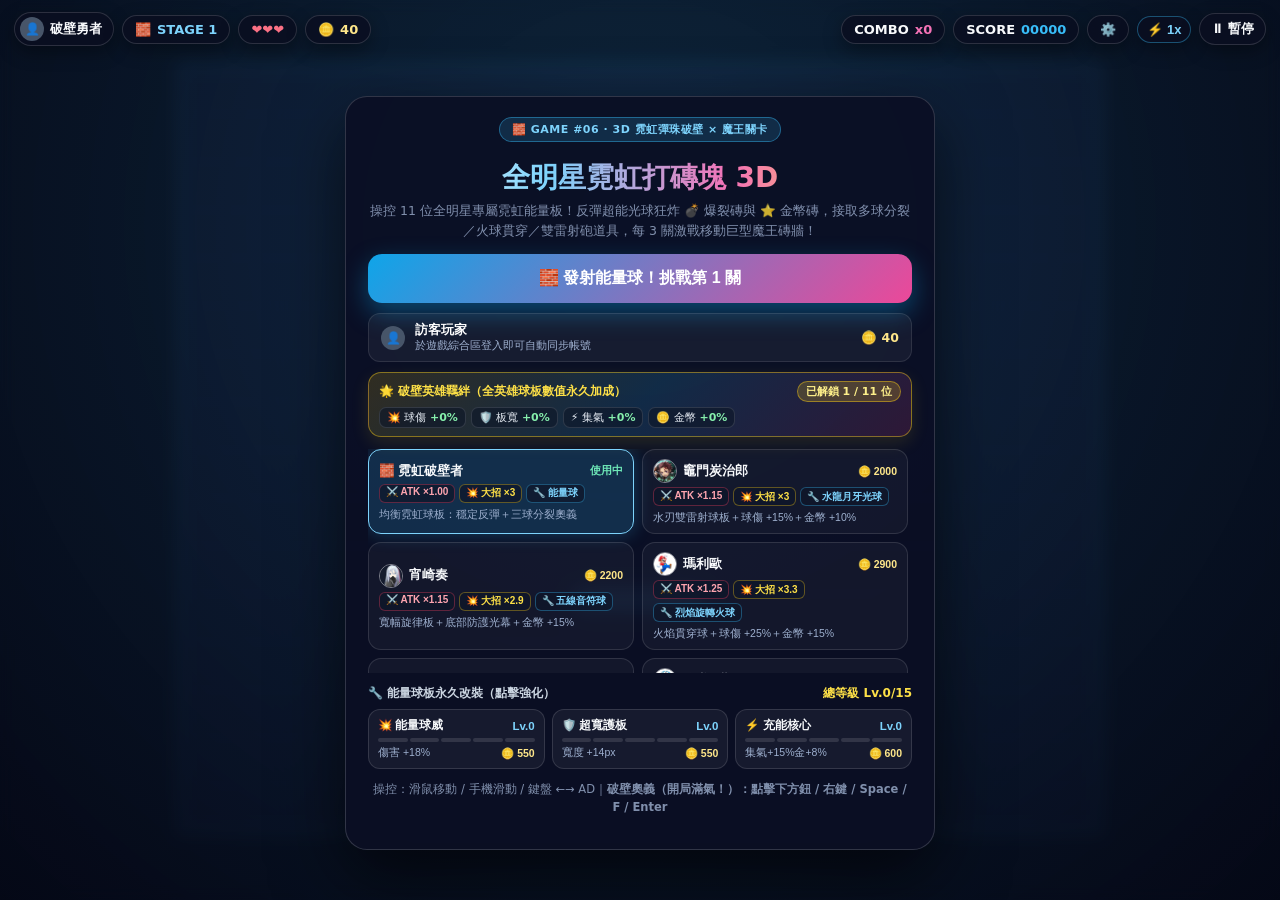
<file: games/brick-breaker-3d/index.html>
<!DOCTYPE html>
<html lang="zh-Hant">
<head>
  <meta charset="UTF-8" />
  <meta name="viewport" content="width=device-width, initial-scale=1.0, maximum-scale=1.0, user-scalable=no" />
  <title>全明星霓虹打磚塊 3D — 遊戲綜合區</title>
  <style>
    :root {
      --bg: #060918;
      --panel: rgba(11, 15, 36, 0.91);
      --border: rgba(255, 255, 255, 0.14);
      --text: #f8fafc;
      --muted: #9eb0cf;
      --cyan: #38bdf8;
      --gold: #fbbf24;
      --pink: #ec4899;
      --green: #34d399;
    }
    * { box-sizing: border-box; -webkit-tap-highlight-color: transparent; user-select: none; }
    html, body {
      margin: 0; padding: 0; width: 100%; height: 100%; overflow: hidden;
      background: var(--bg); color: var(--text);
      font-family: "Noto Sans TC", "PingFang TC", "Microsoft JhengHei", system-ui, sans-serif;
    }
    .app-root { position: relative; width: 100%; height: 100%; overflow: hidden; touch-action: none; }
    #gameCanvas { display: block; width: 100%; height: 100%; cursor: none; }

    /* Top HUD — z-index 35 above overlays (30) */
    .hud-top {
      position: absolute; top: 0; left: 0; right: 0; z-index: 35;
      display: flex; align-items: center; justify-content: space-between;
      padding: 12px 14px; gap: 8px; flex-wrap: wrap; pointer-events: none;
    }
    .hud-cluster { display: flex; align-items: center; gap: 8px; flex-wrap: wrap; pointer-events: auto; }
    .pill, .hud-btn {
      display: inline-flex; align-items: center; gap: 6px;
      padding: 6px 12px; border-radius: 999px;
      background: rgba(10, 14, 32, 0.82); border: 1px solid var(--border);
      backdrop-filter: blur(10px); color: var(--text);
      font-size: 13px; font-weight: 800; font-variant-numeric: tabular-nums;
      box-shadow: 0 6px 18px rgba(0, 0, 0, 0.35);
    }
    .hud-btn { cursor: pointer; transition: transform 0.14s ease, border-color 0.14s ease; }
    .hud-btn:hover { transform: translateY(-1px); border-color: rgba(56, 189, 248, 0.65); }
    .hud-acct { padding: 4px 11px 4px 5px; }
    .g-avatar {
      width: 24px; height: 24px; border-radius: 50%; flex-shrink: 0;
      display: inline-flex; align-items: center; justify-content: center;
      font-size: 12px; font-weight: 900; color: #fff; background: #0ea5e9; overflow: hidden;
    }
    .g-avatar img { width: 100%; height: 100%; object-fit: cover; }

    /* Active Buffs Strip */
    .buff-strip {
      position: absolute; top: 56px; left: 50%; transform: translateX(-50%); z-index: 12;
      display: flex; gap: 6px; flex-wrap: wrap; justify-content: center; pointer-events: none;
    }
    .buff-tag {
      padding: 3px 10px; border-radius: 999px; font-size: 11px; font-weight: 800;
      background: rgba(15, 23, 42, 0.85); border: 1px solid rgba(56, 189, 248, 0.5); color: #7dd3fc;
    }

    /* Bottom-Center Ultimate Button (no scale jitter) */
    .ult-bar {
      position: absolute; bottom: 14px; left: 50%; transform: translateX(-50%); z-index: 25;
      display: flex; align-items: center; justify-content: center; pointer-events: auto;
    }
    .ult-btn {
      position: relative; overflow: hidden; min-width: 246px; padding: 9px 20px; border-radius: 15px;
      border: 2px solid rgba(56, 189, 248, 0.55); background: rgba(11, 16, 38, 0.90);
      color: #fff; font-weight: 900; font-size: 13.5px; cursor: pointer;
      display: flex; flex-direction: column; align-items: center; justify-content: center; gap: 2px;
      box-shadow: 0 10px 28px rgba(0, 0, 0, 0.55);
      transition: border-color 0.2s ease, box-shadow 0.2s ease, filter 0.2s ease;
    }
    .ult-btn .fill {
      position: absolute; left: 0; top: 0; bottom: 0; width: 100%;
      background: linear-gradient(90deg, rgba(14, 165, 233, 0.58), rgba(236, 72, 153, 0.65), rgba(250, 204, 21, 0.58));
      transition: width 0.12s linear;
    }
    .ult-btn .lbl { position: relative; z-index: 2; }
    .ult-btn .sub-lbl { position: relative; z-index: 2; font-size: 10.5px; color: #fde68a; font-weight: 700; }
    .ult-btn.ready {
      border-color: #fde047;
      box-shadow: 0 0 26px rgba(250, 204, 21, 0.72), 0 0 54px rgba(56, 189, 248, 0.45);
      animation: ultPulse 1.15s ease-in-out infinite alternate;
    }
    .ult-btn.ready .fill {
      background: linear-gradient(90deg, rgba(14, 165, 233, 0.9), rgba(236, 72, 153, 0.92), rgba(250, 204, 21, 0.9));
    }
    @keyframes ultPulse {
      0% { filter: brightness(1.0); box-shadow: 0 0 22px rgba(250, 204, 21, 0.65), 0 0 44px rgba(56, 189, 248, 0.4); }
      100% { filter: brightness(1.16); box-shadow: 0 0 36px rgba(250, 204, 21, 0.95), 0 0 66px rgba(236, 72, 153, 0.65); }
    }
    .ult-flash { position: fixed; inset: 0; z-index: 19; pointer-events: none; opacity: 0; transition: opacity 0.48s ease-out; }
    .ult-flash.boom { opacity: 0.7; transition: none; }

    /* Overlays & Panels */
    .overlay {
      position: absolute; inset: 0; z-index: 30;
      display: flex; align-items: center; justify-content: center;
      padding: 62px 16px 16px;
      background: radial-gradient(circle at 50% 25%, rgba(56, 189, 248, 0.16), rgba(5, 8, 22, 0.88));
      backdrop-filter: blur(8px);
    }
    .hidden { display: none !important; }
    .panel {
      width: min(590px, 100%); max-height: 90vh; overflow-y: auto;
      padding: 20px 22px; border-radius: 22px;
      background: var(--panel); border: 1px solid rgba(255, 255, 255, 0.16);
      box-shadow: 0 24px 70px rgba(0, 0, 0, 0.65); text-align: center;
    }
    .tag {
      display: inline-flex; align-items: center; gap: 6px; padding: 4px 12px; border-radius: 999px;
      background: rgba(56, 189, 248, 0.16); border: 1px solid rgba(56, 189, 248, 0.42);
      color: #7dd3fc; font-size: 11px; font-weight: 800; letter-spacing: 0.5px;
    }
    .panel h1 {
      margin: 10px 0 6px; font-size: 27px; font-weight: 900;
      background: linear-gradient(90deg, #fff, #7dd3fc, #f472b6, #fde047);
      -webkit-background-clip: text; background-clip: text; color: transparent;
    }
    .panel h2 { margin: 8px 0 6px; font-size: 22px; font-weight: 900; }
    .sub { margin: 0 0 12px; font-size: 13px; color: var(--muted); line-height: 1.5; }

    .sso-strip {
      display: flex; align-items: center; gap: 10px; padding: 9px 12px; border-radius: 13px;
      background: rgba(255, 255, 255, 0.05); border: 1px solid rgba(255, 255, 255, 0.1);
      margin-bottom: 10px; text-align: left; font-size: 12.5px;
    }

    /* Hero Synergy Banner */
    .synergy-bar {
      margin: 0 0 10px; padding: 9px 12px; border-radius: 13px; text-align: left;
      background: linear-gradient(135deg, rgba(250, 204, 21, 0.16), rgba(56, 189, 248, 0.16), rgba(236, 72, 153, 0.16));
      border: 1px solid rgba(250, 204, 21, 0.45);
      box-shadow: 0 6px 18px rgba(250, 204, 21, 0.12);
    }
    .syn-head { display: flex; align-items: center; justify-content: space-between; gap: 6px; margin-bottom: 5px; flex-wrap: wrap; }
    .syn-title { font-size: 12px; font-weight: 900; color: #fde047; }
    .syn-count { font-size: 11px; font-weight: 800; padding: 2px 8px; border-radius: 999px; background: rgba(250, 204, 21, 0.2); color: #fef08a; border: 1px solid rgba(250, 204, 21, 0.45); }
    .syn-chips { display: flex; flex-wrap: wrap; gap: 5px; }
    .syn-chip { font-size: 11px; color: #e2e8f0; background: rgba(15, 23, 42, 0.65); border: 1px solid rgba(255, 255, 255, 0.12); border-radius: 7px; padding: 2px 7px; }
    .syn-chip b { color: #86efac; }
    .syn-hint { font-size: 10.5px; color: #cbd5e1; margin-top: 5px; line-height: 1.35; }

    /* Hero Selector Grid */
    .hero-grid {
      display: grid; grid-template-columns: repeat(2, 1fr); gap: 8px;
      max-height: 224px; overflow-y: auto; padding-right: 4px; margin-bottom: 12px;
    }
    .hero-card {
      padding: 9px 10px; border-radius: 13px; text-align: left; cursor: pointer;
      background: rgba(255, 255, 255, 0.04); border: 1px solid rgba(255, 255, 255, 0.12);
      color: var(--text); transition: all 0.14s ease;
    }
    .hero-card:hover { border-color: rgba(56, 189, 248, 0.55); background: rgba(56, 189, 248, 0.09); }
    .hero-card.sel { border-color: #7dd3fc; background: rgba(56, 189, 248, 0.18); box-shadow: 0 0 18px rgba(56, 189, 248, 0.28); }
    .hero-top { display: flex; align-items: center; justify-content: space-between; gap: 6px; font-weight: 800; font-size: 12.5px; }
    .hero-desc { font-size: 10.5px; color: var(--muted); margin-top: 4px; line-height: 1.35; }
    .char-av {
      width: 24px; height: 24px; border-radius: 50%; object-fit: cover; flex-shrink: 0;
      margin-right: 6px; border: 1.5px solid rgba(255, 255, 255, 0.45);
    }

    /* Permanent Upgrade Workshop */
    .perm-upg-head { display: flex; align-items: center; justify-content: space-between; margin: 2px 0 7px; font-size: 12px; font-weight: 800; color: #cbd5e1; }
    .perm-upg-grid { display: grid; grid-template-columns: repeat(3, 1fr); gap: 7px; margin-bottom: 12px; }
    .perm-btn {
      padding: 8px 9px; border-radius: 12px; text-align: left; cursor: pointer;
      background: rgba(255, 255, 255, 0.05); border: 1px solid rgba(255, 255, 255, 0.13);
      color: var(--text); transition: all 0.14s ease;
    }
    .perm-btn:hover:not(:disabled) { border-color: rgba(251, 191, 36, 0.65); background: rgba(251, 191, 36, 0.11); }
    .perm-btn:disabled { opacity: 0.6; cursor: default; }
    .perm-top { display: flex; align-items: center; justify-content: space-between; font-size: 11.5px; font-weight: 800; }
    .perm-bars { display: flex; gap: 2px; margin: 5px 0 4px; }
    .perm-seg { flex: 1; height: 4px; border-radius: 99px; background: rgba(255, 255, 255, 0.12); }
    .perm-seg.on { background: linear-gradient(90deg, #38bdf8, #ec4899); }
    .perm-foot { display: flex; align-items: center; justify-content: space-between; font-size: 10.5px; color: var(--muted); }
    .perm-cost { color: #fde68a; font-weight: 800; }

    .stats-grid { display: grid; grid-template-columns: repeat(3, 1fr); gap: 8px; margin: 14px 0; }
    .stat-box { padding: 10px 8px; border-radius: 12px; background: rgba(255, 255, 255, 0.05); border: 1px solid rgba(255, 255, 255, 0.1); }
    .stat-box .l { font-size: 11px; color: var(--muted); }
    .stat-box .v { font-size: 19px; font-weight: 900; margin-top: 3px; }

    .btn-row { display: flex; gap: 9px; flex-wrap: wrap; }
    .btn-primary {
      flex: 1; padding: 12px 18px; border-radius: 13px; border: none;
      background: linear-gradient(135deg, #0ea5e9, #ec4899); color: #fff;
      font-size: 14.5px; font-weight: 900; cursor: pointer;
      box-shadow: 0 10px 26px rgba(14, 165, 233, 0.38);
    }
    .btn-primary:hover { filter: brightness(1.08); }
    .btn-secondary {
      padding: 12px 15px; border-radius: 13px; border: 1px solid rgba(255, 255, 255, 0.18);
      background: rgba(255, 255, 255, 0.07); color: #f8fafc; font-size: 13.5px; font-weight: 800; cursor: pointer;
    }

    .toast {
      position: absolute; top: 94px; left: 50%; transform: translateX(-50%) translateY(-10px); z-index: 40;
      padding: 8px 16px; border-radius: 999px; background: linear-gradient(135deg, #0ea5e9, #ec4899); color: #fff;
      font-size: 13px; font-weight: 800; opacity: 0; pointer-events: none; transition: all 0.2s ease; white-space: nowrap;
      box-shadow: 0 8px 24px rgba(0, 0, 0, 0.45);
    }
    .toast.show { opacity: 1; transform: translateX(-50%) translateY(0); }

    @media (max-width: 600px) {
      .hero-grid { grid-template-columns: 1fr; }
      .perm-upg-grid { grid-template-columns: 1fr; }
      .panel { padding: 16px 14px; }
    }
    .hero-stats-row { display: flex; flex-wrap: wrap; gap: 4px; margin-top: 4px; }
    .hstat {
      font-size: 10px; font-weight: 800; padding: 1.5px 6px; border-radius: 6px;
      background: rgba(15, 23, 42, 0.72); border: 1px solid rgba(255, 255, 255, 0.12); color: #e2e8f0;
    }
    .hstat.atk { color: #fda4af; border-color: rgba(244, 63, 94, 0.35); }
    .hstat.ult { color: #fde047; border-color: rgba(250, 204, 21, 0.35); }
    .hstat.wep { color: #7dd3fc; border-color: rgba(56, 189, 248, 0.35); }
    .ult-cutin {
      position: absolute; left: 0; right: 0; top: 34%; z-index: 38;
      pointer-events: none; display: flex; align-items: center; justify-content: center; gap: 14px;
      padding: 12px 24px; opacity: 0; transform: translateX(-40px) skewX(-8deg);
      transition: opacity 0.16s ease, transform 0.22s cubic-bezier(0.22, 1, 0.36, 1);
      background: linear-gradient(90deg, transparent, rgba(15, 23, 42, 0.92) 18%, var(--cut-col, #38bdf8) 50%, rgba(15, 23, 42, 0.92) 82%, transparent);
      border-top: 2px solid rgba(255, 255, 255, 0.75); border-bottom: 2px solid rgba(255, 255, 255, 0.75);
      box-shadow: 0 0 40px var(--cut-col, #38bdf8);
    }
    .ult-cutin.show { opacity: 1; transform: translateX(0) skewX(-8deg); }
    .ult-cutin-av {
      width: 56px; height: 56px; border-radius: 50%; object-fit: cover;
      border: 3px solid #fde047; box-shadow: 0 0 20px rgba(253, 224, 71, 0.8);
      transform: skewX(8deg); background: #0f172a; display: flex; align-items: center; justify-content: center; font-size: 28px; flex-shrink: 0;
    }
    .ult-cutin-txt { transform: skewX(8deg); text-align: left; }
    .ult-cutin-sub { font-size: 11px; font-weight: 900; color: #fef08a; letter-spacing: 1.5px; }
    .ult-cutin-title { font-size: 22px; font-weight: 900; color: #fff; text-shadow: 0 3px 14px rgba(0, 0, 0, 0.85); }

    /* Game Speed Capsule & Clear Pause Button */
    .speed-group {
      pointer-events: auto; display: inline-flex; align-items: center; gap: 2px;
      padding: 3px 4px 3px 7px; border-radius: 999px;
      background: rgba(12, 10, 28, 0.86); border: 1px solid var(--border, rgba(255,255,255,0.16));
      backdrop-filter: blur(10px); box-shadow: 0 6px 18px rgba(0, 0, 0, 0.35);
    }
    .speed-group .spd-ico { font-size: 11px; margin-right: 2px; color: #fde047; line-height: 1; }
    .spd-btn {
      border: none; background: transparent; color: #cbd5e1;
      font-size: 11px; font-weight: 900; padding: 3px 7px; border-radius: 999px;
      cursor: pointer; transition: all 0.14s ease; font-variant-numeric: tabular-nums;
      line-height: 1.25; font-family: inherit;
    }
    .spd-btn:hover { color: #fff; background: rgba(255, 255, 255, 0.12); }
    .spd-btn.on {
      color: #0b1120; background: linear-gradient(135deg, #38bdf8, #818cf8);
      box-shadow: 0 0 10px rgba(56, 189, 248, 0.45);
    }
    .spd-btn.on.fast {
      color: #1c0a00; background: linear-gradient(135deg, #fde047, #fb923c);
      box-shadow: 0 0 12px rgba(251, 146, 60, 0.55);
    }
    .hud-btn.pause-btn { gap: 5px; padding: 6px 11px; white-space: nowrap; }
    .hud-btn.pause-btn.paused-on {
      border-color: #fde047 !important; background: rgba(245, 158, 11, 0.32) !important;
      color: #fef08a !important; box-shadow: 0 0 16px rgba(250, 204, 21, 0.5);
    }

    /* Mobile Portrait HUD & Overlay Anti-Overlap Layout */
    @media (max-width: 680px) {
      .hud-top {
        padding: 5px 6px !important; gap: 4px !important;
        flex-direction: column; align-items: stretch;
      }
      .hud-cluster {
        width: 100%; justify-content: space-between;
        gap: 3px !important; flex-wrap: nowrap !important;
        overflow-x: auto; scrollbar-width: none;
      }
      .hud-cluster::-webkit-scrollbar { display: none; }
      .pill, .hud-btn {
        padding: 3.5px 6px !important; font-size: 10.5px !important;
        gap: 3px !important; white-space: nowrap; flex-shrink: 0;
      }
      .hud-acct { padding: 2.5px 6px 2.5px 3px !important; }
      .hud-acct #hudPlayerName, .hud-acct #hudAccountName {
        max-width: 56px; overflow: hidden; text-overflow: ellipsis; white-space: nowrap; display: inline-block;
      }
      .g-avatar { width: 18px !important; height: 18px !important; font-size: 10px !important; }
      .speed-group { padding: 2px 3px 2px 4px !important; gap: 1px !important; flex-shrink: 0; }
      .speed-group .spd-ico { font-size: 9.5px !important; margin-right: 1px !important; }
      .spd-btn { font-size: 9.5px !important; padding: 2px 4px !important; }
      .hud-btn.pause-btn { padding: 3.5px 6px !important; font-size: 10.5px !important; gap: 2px !important; }
      .overlay { padding: 86px 10px 14px !important; align-items: flex-start !important; }
      .panel { max-height: calc(100% - 8px) !important; padding: 14px 12px !important; border-radius: 18px !important; }
      .panel h1 { font-size: 21px !important; margin: 6px 0 4px !important; }
      .status-strip, .bars-wrap, .buff-strip, .dash-cluster, .progress-wrap { top: 72px !important; }
      .toast {
        top: 108px !important; max-width: calc(100vw - 24px);
        white-space: normal !important; text-align: center;
        font-size: 12px !important; padding: 6px 12px !important;
      }
      .ult-bar, .nova-bar {
        bottom: max(12px, env(safe-area-inset-bottom, 0px) + 8px) !important;
        max-width: calc(100vw - 20px);
      }
      .ult-btn, .nova-btn { min-width: 176px !important; padding: 8px 14px !important; font-size: 12.5px !important; border-radius: 14px !important; }
      .sprint-btn { padding: 8px 12px !important; font-size: 12px !important; border-radius: 14px !important; white-space: nowrap; }
    }
    @media (max-width: 440px) {
      .hud-cluster:last-child .pill:nth-child(2) > span:first-child { display: none; }
      .hud-cluster:last-child .pill:nth-child(1) > span:first-child { font-size: 9.5px; }
    }

    /* Anti-Jitter Fixed Viewport Lock (iOS Chrome/Safari Landscape Stability) */
    html, body {
      position: fixed;
      inset: 0;
      width: 100%;
      height: 100%;
      overflow: hidden;
      overscroll-behavior: none;
      touch-action: none;
    }
    .overlay { overscroll-behavior: contain; }
    .panel { overscroll-behavior: contain; -webkit-overflow-scrolling: touch; }
    @media (max-height: 460px) and (orientation: landscape) {
      .hud-top {
        padding: 4px 8px !important; gap: 6px !important;
        flex-direction: row !important; align-items: center !important;
      }
      .hud-cluster { width: auto !important; gap: 4px !important; flex-wrap: nowrap !important; }
      .pill, .hud-btn { padding: 3px 7px !important; font-size: 11px !important; gap: 4px !important; }
      .speed-group { padding: 2px 3px 2px 5px !important; }
      .spd-btn { font-size: 10px !important; padding: 2px 5px !important; }
      .hud-btn.pause-btn { padding: 3px 8px !important; font-size: 11px !important; }
      .overlay { padding: 52px 12px 10px !important; align-items: flex-start !important; }
      .panel { max-height: calc(100% - 10px) !important; padding: 12px 14px !important; }
      .panel h1 { font-size: 20px !important; margin: 4px 0 !important; }
      .status-strip, .bars-wrap, .buff-strip, .dash-cluster, .progress-wrap { top: 40px !important; }
      .toast { top: 68px !important; font-size: 11.5px !important; padding: 5px 12px !important; }
      .ult-bar, .nova-bar { bottom: 8px !important; }
      .ult-btn, .nova-btn { min-width: 170px !important; padding: 6px 14px !important; font-size: 12px !important; }
      .sprint-btn { padding: 7px 12px !important; font-size: 12px !important; }
    }

    /* Streamlined Single-Row HUD, Cycle Speed Button & Collapsible Audio Drawer */
    html.in-hub #hudAcctBtn, html.in-hub #hudAccountBtn { display: none !important; }
    .hud-btn.speed-cycle-btn {
      gap: 3px; padding: 5px 9px; font-weight: 900; font-variant-numeric: tabular-nums;
      color: #7dd3fc; border-color: rgba(56, 189, 248, 0.38);
    }
    .hud-btn.speed-cycle-btn.fast {
      color: #1c0a00 !important; border-color: #fde047 !important;
      background: linear-gradient(135deg, #fde047, #fb923c) !important;
      box-shadow: 0 0 12px rgba(251, 146, 60, 0.55);
    }
    .hud-extra { display: none; align-items: center; gap: 4px; }
    .hud-extra.open { display: inline-flex; }
    .hud-btn.more-btn.on { border-color: #38bdf8; color: #7dd3fc; background: rgba(56, 189, 248, 0.18); }
    @media (max-width: 760px), (max-height: 500px) {
      .hud-top {
        padding: 4px 7px !important; gap: 4px !important;
        flex-direction: row !important; align-items: center !important;
        flex-wrap: nowrap !important;
      }
      .hud-cluster {
        width: auto !important; gap: 4px !important;
        flex-wrap: nowrap !important; overflow-x: auto; scrollbar-width: none;
      }
      .hud-cluster::-webkit-scrollbar { display: none; }
      .pill, .hud-btn {
        padding: 3.5px 7px !important; font-size: 11px !important;
        gap: 3px !important; white-space: nowrap; flex-shrink: 0;
      }
      .hud-btn.pause-btn { padding: 3.5px 7px !important; font-size: 11px !important; }
      .overlay { padding: 48px 10px 12px !important; align-items: flex-start !important; }
      .panel { max-height: calc(100% - 8px) !important; }
      .status-strip, .bars-wrap, .buff-strip, .dash-cluster, .progress-wrap { top: 40px !important; }
      .toast { top: 68px !important; font-size: 11.5px !important; padding: 5px 12px !important; }
      .ult-bar, .nova-bar { bottom: max(8px, env(safe-area-inset-bottom, 0px) + 4px) !important; }
      .ult-btn, .nova-btn { min-width: 150px !important; padding: 7px 14px !important; font-size: 12.5px !important; border-radius: 13px !important; }
      .ult-btn .sub-lbl, .nova-btn .sub-lbl { display: none !important; }
      .sprint-btn { padding: 7px 12px !important; font-size: 12px !important; border-radius: 13px !important; }
    }
  </style>
  <link rel="stylesheet" href="../../shared/start-screen.css" />


  <script>
  (function () {
    const GAME_ID = 'brick_breaker_3d';
    const ECO_KEY = 'arcade_hub_economy_v1';
    const DEF = { coinMultiplier: 1.0, normalDropMult: 1.0, bonusDropMult: 1.0, maxCoinsPerRun: 0 };
    function clampM(v) { const n = Number(v); return Number.isFinite(n) ? Math.round(Math.max(0.1, Math.min(5.0, n)) * 100) / 100 : 1.0; }
    function clampC(v) { const n = Math.floor(Number(v) || 0); return n <= 0 ? 0 : Math.max(50, Math.min(99999, n)); }
    function norm(raw) {
      const s = raw && typeof raw === 'object' ? raw : {};
      return {
        coinMultiplier: clampM(s.coinMultiplier !== undefined ? s.coinMultiplier : 1.0),
        normalDropMult: clampM(s.normalDropMult !== undefined ? s.normalDropMult : 1.0),
        bonusDropMult: clampM(s.bonusDropMult !== undefined ? s.bonusDropMult : 1.0),
        maxCoinsPerRun: clampC(s.maxCoinsPerRun !== undefined ? s.maxCoinsPerRun : 0)
      };
    }
    let cfg = Object.assign({}, DEF);
    function renderBadge() {
      let el = document.getElementById('arcadeEcoBadge');
      const best = Math.round(Math.max(cfg.coinMultiplier, cfg.coinMultiplier * cfg.normalDropMult, cfg.coinMultiplier * cfg.bonusDropMult) * 100) / 100;
      if (best <= 1.0) {
        if (el) el.style.display = 'none';
        return;
      }
      if (!el && document.body) {
        el = document.createElement('div');
        el.id = 'arcadeEcoBadge';
        el.style.cssText = 'position:fixed;bottom:10px;left:10px;z-index:25;padding:3px 9px;border-radius:999px;font-size:11px;font-weight:900;color:#fff;background:linear-gradient(135deg,rgba(245,158,11,0.95),rgba(239,68,68,0.92));border:1px solid rgba(254,240,138,0.8);box-shadow:0 4px 12px rgba(245,158,11,0.4);pointer-events:none;font-family:inherit;';
        document.body.appendChild(el);
      }
      if (el) {
        el.textContent = '🔥 ' + best + 'x 金幣';
        el.style.display = 'inline-flex';
      }
    }
    function loadFromStorage() {
      try {
        const raw = localStorage.getItem(ECO_KEY);
        if (raw) {
          const doc = JSON.parse(raw);
          cfg = (doc && doc.games && doc.games[GAME_ID]) ? norm(doc.games[GAME_ID]) : Object.assign({}, DEF);
        } else {
          cfg = Object.assign({}, DEF);
        }
      } catch (e) {}
      renderBadge();
    }
    function scale(base, kind, currentRun) {
      const sub = kind === 'bonus' ? cfg.bonusDropMult : cfg.normalDropMult;
      const rawVal = Math.max(0, Number(base) || 0) * cfg.coinMultiplier * sub;
      let gain = Math.floor(rawVal);
      if (Math.random() < (rawVal - gain)) gain += 1;
      if (cfg.maxCoinsPerRun > 0 && typeof currentRun === 'number') {
        const rem = Math.max(0, cfg.maxCoinsPerRun - currentRun);
        gain = Math.min(gain, rem);
      }
      return Math.max(0, gain);
    }
    window.addEventListener('message', function (ev) {
      const d = ev && ev.data;
      if (!d || typeof d !== 'object') return;
      if ((d.type === 'ARCADE_SSO_SYNC' || d.type === 'ARCADE_ECONOMY_SYNC') && d.economy) {
        cfg = norm(d.economy);
        renderBadge();
      }
    });
    window.addEventListener('storage', function (ev) {
      if (ev && ev.key === ECO_KEY) loadFromStorage();
    });
    if (document.readyState === 'loading') document.addEventListener('DOMContentLoaded', loadFromStorage);
    else loadFromStorage();
    window.__ARCADE_ECO__ = {
      get: function () { return cfg; },
      scale: scale,
      capRun: function (val) { return cfg.maxCoinsPerRun > 0 ? Math.min(val, cfg.maxCoinsPerRun) : val; }
    };
  })();
  </script>
</head>
<body>
  <div class="app-root">
    <canvas id="gameCanvas" aria-label="全明星霓虹打磚塊 3D 畫布"></canvas>

    <div class="hud-top">
      <div class="hud-cluster">
        <button class="hud-btn hud-acct" id="hudAcctBtn" type="button" title="全站 Google 帳號">
          <span class="g-avatar" id="hudAvatar">👤</span>
          <span id="hudPlayerName">破壁勇者</span>
        </button>
        <div class="pill" style="color:#7dd3fc;"><span>🧱</span><span id="hudStage">STAGE 1</span></div>
        <div class="pill" style="color:#fb7185;"><span id="hudLives">❤️❤️❤️</span></div>
        <div class="pill" style="color:#fde68a;"><span>🪙</span><span id="hudCoins">40</span></div>
      </div>
      <div class="hud-cluster">
        <div class="pill"><span>COMBO</span><span id="hudCombo" style="color:#f472b6;">x0</span></div>
        <div class="pill"><span>SCORE</span><span id="hudScore" style="color:#38bdf8;">00000</span></div>
        <div class="hud-extra" id="hudExtra">
        <button class="hud-btn" id="btnBgm" type="button" title="背景音樂 (B)">🎵</button>
        <button class="hud-btn" id="btnMute" type="button" title="靜音 (M)">🔊</button>
        </div>
        <button class="hud-btn more-btn" id="btnHudMore" type="button" title="展開 / 收合音效按鈕">⚙️</button>
        <button class="hud-btn speed-cycle-btn" id="btnSpeed" type="button" title="點擊循環切換速度 (快捷鍵 [ / ])">⚡ 1x</button>
        <button class="hud-btn pause-btn" id="btnPause" type="button" title="暫停 / 繼續 (P / Esc)">⏸ 暫停</button>
      </div>
    </div>

    <div class="buff-strip hidden" id="buffStrip"></div>
    <div class="ult-flash" id="ultFlash"></div>
    <div class="ult-cutin" id="ultCutin">
      <div class="ult-cutin-av" id="ultCutinAv">🧱</div>
      <div class="ult-cutin-txt">
        <div class="ult-cutin-sub" id="ultCutinSub">HERO ULTIMATE</div>
        <div class="ult-cutin-title" id="ultCutinTitle">破壁奧義</div>
      </div>
    </div>

    <div class="ult-bar hidden" id="ultBar">
      <button class="ult-btn" id="btnUlt" type="button">
        <div class="fill" id="ultFill"></div>
        <div class="lbl" id="ultLabel">💥 破壁奧義大招</div>
        <div class="sub-lbl" id="ultSub">點擊 / 右鍵 / Space / F</div>
      </button>
    </div>

    <div class="toast" id="toast"></div>

    <!-- Start & Hero Select Overlay -->
    <div class="overlay" id="startOverlay">
      <div class="panel">
        <div class="tag">🧱 GAME #06 · 3D 霓虹彈珠破壁 × 魔王關卡</div>
        <h1>全明星霓虹打磚塊 3D</h1>
        <p class="sub">操控 11 位全明星專屬霓虹能量板！反彈超能光球狂炸 💣 爆裂磚與 ⭐ 金幣磚，接取多球分裂／火球貫穿／雙雷射砲道具，每 3 關激戰移動巨型魔王磚牆！</p>

        <div class="start-cta-wrap">
          <button class="btn-primary start-cta" id="btnStart" type="button">🧱 發射能量球！挑戰第 1 關</button>
        </div>

        <div class="sso-strip">
          <span class="g-avatar" id="startAvatar">👤</span>
          <div style="flex:1;min-width:0;">
            <div id="startAcctName" style="font-weight:800;color:#fff;">訪客玩家</div>
            <div id="startAcctSub" style="font-size:10.5px;color:var(--muted);">由遊戲綜合區統一登入 · 獨立帳號存檔</div>
          </div>
          <span style="font-weight:800;color:#fde68a;">🪙 <span id="startCoins">40</span></span>
        </div>

        <div class="synergy-bar" id="heroSynergy"></div>
        <div class="hero-grid" id="heroGrid"></div>

        <div class="perm-upg-head"><span>🔧 能量球板永久改裝（點擊強化）</span><span id="permUpgLvl" style="color:#fde047;">總等級 Lv.0/15</span></div>
        <div class="perm-upg-grid" id="permUpgGrid"></div>

        <p class="sub" style="font-size:11.5px;margin-bottom:12px;">
          操控：滑鼠移動 / 手機滑動 / 鍵盤 ←→ AD｜<strong>破壁奧義（開局滿氣！）：點擊下方鈕 / 右鍵 / Space / F / Enter</strong>
        </p>

      </div>
    </div>

    <!-- Pause Overlay -->
    <div class="overlay hidden" id="pauseOverlay">
      <div class="panel">
        <div class="tag">⏸ 遊戲暫停</div>
        <h2>能量板待機中</h2>
        <p class="sub">按 P 繼續破壁，或返回大廳切換全明星英雄與強化。</p>
        <div class="btn-row">
          <button class="btn-primary" id="btnResume" type="button">▶ 繼續破壁</button>
          <button class="btn-secondary" id="btnPauseRestart" type="button">🔄 重新開始</button>
          <button class="btn-secondary" id="btnMenu" type="button">🏠 返回大廳</button>
        </div>
      </div>
    </div>

    <!-- Game Over Overlay -->
    <div class="overlay hidden" id="overOverlay">
      <div class="panel">
        <div class="tag">🏆 破壁結算</div>
        <h2>本局挑戰結束！</h2>
        <p class="sub">沿途擊碎金幣磚與過關獲得的金幣已全數匯入帳號！</p>
        <div class="stats-grid">
          <div class="stat-box"><div class="l">最終分數</div><div class="v" id="overScore" style="color:#38bdf8;">0</div></div>
          <div class="stat-box"><div class="l">抵達關卡</div><div class="v" id="overStage" style="color:#34d399;">STAGE 1</div></div>
          <div class="stat-box"><div class="l">獲得金幣</div><div class="v" id="overCoins" style="color:#fbbf24;">+0</div></div>
        </div>
        <div class="btn-row">
          <button class="btn-primary" id="btnRetry" type="button">🧱 再次挑戰</button>
          <button class="btn-secondary" id="btnOverMenu" type="button">返回英雄大廳</button>
        </div>
      </div>
    </div>
  </div>

  <script>
  (() => {
    'use strict';

    // =========================================================================
    // 1. UNIFIED SSO & SAVE SYSTEM (GAME #06: brick_breaker_3d)
    // =========================================================================
    const GAME_ID = 'brick_breaker_3d';
    const SSO_KEY = 'arcade_hub_sso_v1';

    function loadAuth() {
      try {
        const raw = localStorage.getItem(SSO_KEY);
        if (raw) { const p = JSON.parse(raw); if (p && typeof p === 'object') return { currentUser: p.currentUser && p.currentUser.uid ? p.currentUser : null }; }
      } catch (e) {}
      return { currentUser: null };
    }
    let auth = loadAuth();
    function getSaveKey() {
      return auth.currentUser && auth.currentUser.uid
        ? `arcade_save_${GAME_ID}_acct_${auth.currentUser.uid}`
        : `arcade_save_${GAME_ID}_guest`;
    }

    // 11 All-Star Heroes — strictly tiered 200..800 by power!
    const HEROES = [
      { id: 'neon_v',   name: '霓虹破壁者',   icon: '🧱', price: 0,   color: '#38bdf8', accent: '#7dd3fc', padW: 124, dmg: 1.0,  coinMult: 1.0,  ultName: '霓虹三連分裂波',     ultFlash: '56,189,248',  ultKind: 'multi', desc: '均衡霓虹球板：穩定反彈＋三球分裂奧義' },
      { id: 'tanjiro',  name: '竈門炭治郎',   icon: '🌊', avatar: '[data-uri]',  price: 2000, color: '#14b8a6', accent: '#38bdf8', padW: 132, dmg: 1.15, coinMult: 1.10, ultName: '水之呼吸・生生流轉', ultFlash: '20,184,166',  ultKind: 'laser', desc: '水刃雙雷射球板＋球傷 +15%＋金幣 +10%' },
      { id: 'kanade',   name: '宵崎奏',       icon: '🎧', avatar: '[data-uri]',   price: 2200, color: '#a855f7', accent: '#e879f9', padW: 138, dmg: 1.15, coinMult: 1.15, ultName: '深夜旋律護盾場',     ultFlash: '192,132,252', ultKind: 'shield',desc: '寬幅旋律板＋底部防護光幕＋金幣 +15%' },
      { id: 'mario',    name: '瑪利歐',       icon: '🍄', avatar: '[data-uri]',    price: 2900, color: '#ef4444', accent: '#facc15', padW: 136, dmg: 1.25, coinMult: 1.15, ultName: '無敵星火焰貫穿球',   ultFlash: '239,68,68',   ultKind: 'fire',  desc: '火焰貫穿球＋球傷 +25%＋金幣 +15%' },
      { id: 'muichiro', name: '時透無一郎',   icon: '🌫️', avatar: '[data-uri]', price: 3900, color: '#2dd4bf', accent: '#99f6e4', padW: 140, dmg: 1.32, coinMult: 1.18, ultName: '霞之呼吸・多球朧陣', ultFlash: '94,234,212',  ultKind: 'multi', desc: '霞霧高速連球＋球傷 +32%＋金幣 +18%' },
      { id: 'doraemon', name: '哆啦A夢',      icon: '🔔', avatar: '[data-uri]', price: 5300, color: '#0ea5e9', accent: '#fbbf24', padW: 148, dmg: 1.35, coinMult: 1.20, ultName: '四次元百寶大放送',   ultFlash: '14,165,233',  ultKind: 'shield',desc: '超寬百寶球板＋全道具爆發＋金幣 +20%' },
      { id: 'pikachu',  name: '皮卡丘',       icon: '⚡', avatar: '[data-uri]',  price: 6900, color: '#facc15', accent: '#fef08a', padW: 144, dmg: 1.45, coinMult: 1.22, ultName: '十萬伏特全場雷擊',   ultFlash: '250,204,21',  ultKind: 'blast', desc: '電光高速球＋全場落雷轟碎磚塊＋金幣 +22%' },
      { id: 'levi',     name: '里維兵長',     icon: '⚔️', avatar: '[data-uri]',     price: 9600, color: '#16a34a', accent: '#86efac', padW: 146, dmg: 1.55, coinMult: 1.25, ultName: '立體機動・雙刃連斬', ultFlash: '74,222,128',  ultKind: 'laser', desc: '超高傷害球體 +55%＋雙刃雷射連發＋金幣 +25%' },
      { id: 'rimuru',   name: '利姆路',       icon: '💧', avatar: '[data-uri]',   price: 12600, color: '#38bdf8', accent: '#fde047', padW: 154, dmg: 1.60, coinMult: 1.28, ultName: '暴食之王・神之怒',   ultFlash: '56,189,248',  ultKind: 'blast', desc: '超寬魔素板＋神之怒橫掃全牆＋金幣 +28%' },
      { id: 'luffy',    name: '魯夫',         icon: '👒', avatar: '[data-uri]',    price: 16100, color: '#dc2626', accent: '#fde047', padW: 158, dmg: 1.72, coinMult: 1.30, ultName: '二檔・橡膠火拳貫穿', ultFlash: '239,68,68',   ultKind: 'fire',  desc: '橡膠超寬板＋火球狂暴貫穿＋金幣 +30%' },
      { id: 'gojo',     name: '五條悟',       icon: '♾️', avatar: '[data-uri]',     price: 20000, color: '#a855f7', accent: '#38bdf8', padW: 164, dmg: 1.90, coinMult: 1.35, ultName: '虛式「茈」無量空處', ultFlash: '168,85,247',  ultKind: 'gojo',  desc: '最強無下限球板＋虛式茈湮滅全場＋金幣 +35%' }
    ];

    const avatarCache = {};
    HEROES.forEach((h) => { if (h.avatar) { const im = new Image(); im.src = h.avatar; avatarCache[h.id] = im; } });

    const PERM_UPGRADES = [
      { id: 'pwr',  name: '能量球威', icon: '💥', desc: '傷害 +18%', baseCost: 550, stepCost: 550, maxLv: 5 },
      { id: 'wide', name: '超寬護板', icon: '🛡️', desc: '寬度 +14px', baseCost: 550, stepCost: 550, maxLv: 5 },
      { id: 'ult',  name: '充能核心', icon: '⚡', desc: '集氣+15%金+8%', baseCost: 600, stepCost: 600, maxLv: 5 }
    ];

    function defaultSave() {
      return { coins: 40, bestScore: 0, bestStage: 1, bossesDefeated: 0, ownedHeroes: ['neon_v'], equippedHero: 'neon_v', upgrades: { pwr: 0, wide: 0, ult: 0 } };
    }
    function loadSave() {
      try {
        const raw = localStorage.getItem(getSaveKey());
        if (raw) {
          const p = JSON.parse(raw);
          const u = (p && p.upgrades && typeof p.upgrades === 'object') ? p.upgrades : {};
          return Object.assign(defaultSave(), p, {
            ownedHeroes: Array.isArray(p.ownedHeroes) && p.ownedHeroes.length ? p.ownedHeroes : ['neon_v'],
            upgrades: { pwr: Math.min(5, Number(u.pwr) || 0), wide: Math.min(5, Number(u.wide) || 0), ult: Math.min(5, Number(u.ult) || 0) }
          });
        }
      } catch (e) {}
      return defaultSave();
    }
    let save = loadSave();

    function getHero() { return HEROES.find(h => h.id === save.equippedHero) || HEROES[0]; }
    function getHeroSynergy() {
      const count = (save.ownedHeroes && save.ownedHeroes.length) || 1;
      const extra = Math.max(0, count - 1);
      return {
        count, total: HEROES.length, extra,
        dmgMult: 1 + extra * 0.10,
        wideMult: 1 + extra * 0.04,
        ultMult: 1 + extra * 0.08,
        coinMult: 1 + extra * 0.05
      };
    }

    function getSummaryStats() {
      const stars = Math.min(15, Math.floor((save.bestStage || 1) * 1.5) + (save.bossesDefeated || 0) * 3);
      const upgTotal = Object.values(save.upgrades || {}).reduce((a, b) => a + (Number(b) || 0), 0);
      return {
        coins: save.coins, bestScore: save.bestScore, stars, maxStars: 15,
        charsUnlocked: save.ownedHeroes.length, charsTotal: HEROES.length,
        upgradeLevel: upgTotal, upgradeMax: 15, bestStage: save.bestStage
      };
    }
    function postToHub(payload) { try { if (window.parent && window.parent !== window) window.parent.postMessage(payload, '*'); } catch (e) {} }
    function persistSave() {
      try { localStorage.setItem(getSaveKey(), JSON.stringify(save)); } catch (e) {}
      postToHub({ type: 'ARCADE_GAME_STATS', gameId: GAME_ID, uid: auth.currentUser ? auth.currentUser.uid : null, stats: getSummaryStats() });
    }
    function getPlayerName() { return (auth.currentUser && auth.currentUser.name) ? auth.currentUser.name : '破壁勇者'; }

    // =========================================================================
    // 2. SYNTH ARCADE BGM & PITCH-CLIMBING COMBO SFX
    // =========================================================================
    const SFX = {
      ctx: null, muted: false, bgmOn: true, timer: null, step: 0, lastAt: {},
      ensure() {
        if (this.muted) return null;
        if (!this.ctx) { const AC = window.AudioContext || window.webkitAudioContext; if (!AC) return null; this.ctx = new AC(); }
        if (this.ctx.state === 'suspended') this.ctx.resume().catch(() => {});
        return this.ctx;
      },
      canPlay(tag, minMs = 35) {
        const now = performance.now();
        if (now - (this.lastAt[tag] || 0) < minMs) return false;
        this.lastAt[tag] = now;
        return true;
      },
      tone(type, f0, f1, dur, vol = 0.08) {
        const ctx = this.ensure(); if (!ctx) return;
        const now = ctx.currentTime;
        const o = ctx.createOscillator(), g = ctx.createGain();
        o.type = type; o.frequency.setValueAtTime(f0, now);
        if (f1 !== f0) o.frequency.exponentialRampToValueAtTime(Math.max(30, f1), now + dur);
        g.gain.setValueAtTime(vol, now); g.gain.exponentialRampToValueAtTime(0.001, now + dur);
        o.connect(g); g.connect(ctx.destination); o.start(now); o.stop(now + dur + 0.02);
      },
      paddle() { if (this.canPlay('pad', 40)) this.tone('triangle', 320, 480, 0.07, 0.07); },
      brick(combo) { if (this.canPlay('brk', 34)) { const f = Math.min(1150, 340 + combo * 42); this.tone('sine', f, f * 1.18, 0.07, 0.055); } },
      bomb() { if (this.canPlay('bmb', 70)) this.tone('sawtooth', 160, 48, 0.22, 0.10); },
      coin() { if (this.canPlay('coin', 45)) this.tone('sine', 920, 1420, 0.08, 0.06); },
      power() { if (this.canPlay('pwr', 90)) [523, 659, 784].forEach((f, i) => setTimeout(() => this.tone('triangle', f, f * 1.06, 0.1, 0.07), i * 50)); },
      lose() { this.tone('sawtooth', 220, 80, 0.25, 0.09); },
      ult() { this.tone('sawtooth', 140, 740, 0.34, 0.12); setTimeout(() => this.tone('triangle', 740, 220, 0.36, 0.10), 110); },
      startBgm() {
        if (this.timer || this.muted || !this.bgmOn) return;
        const seq = [261.6, 329.6, 392.0, 523.3, 440.0, 392.0, 329.6, 293.7];
        this.timer = setInterval(() => {
          if (this.muted || !this.bgmOn || st.mode !== 'playing') return;
          const n = seq[this.step % seq.length];
          this.tone('sine', n, n * 1.01, 0.12, 0.022);
          if (this.step % 2 === 0) this.tone('triangle', n * 0.5, n * 0.49, 0.14, 0.026);
          this.step++;
        }, 185);
      },
      stopBgm() { if (this.timer) { clearInterval(this.timer); this.timer = null; } }
    };

    // =========================================================================
    // 3. CANVAS, ARENA BOUNDS & GAME STATE
    // =========================================================================
    const canvas = document.getElementById('gameCanvas');
    const ctx = canvas.getContext('2d', { alpha: false });
    let W = 1280, H = 720, DPR = 1;
    let ARENA = { x: 160, y: 66, w: 960, h: 580 };

    function resize() {
      DPR = Math.min(1.5, window.devicePixelRatio || 1);
      W = window.innerWidth; H = window.innerHeight;
      canvas.width = Math.floor(W * DPR); canvas.height = Math.floor(H * DPR);
      ctx.setTransform(DPR, 0, 0, DPR, 0, 0);
      const aw = Math.min(920, W - 28);
      ARENA = { x: (W - aw) / 2, y: 66, w: aw, h: H - 134 };
    }
    window.addEventListener('resize', resize);
    resize();

    const st = {
      mode: 'menu', time: 0, stage: 1, lives: 3, score: 0, runCoins: 0, combo: 0,
      ultCharge: 25, ultLockTimer: 0, shake: 0,
      pad: { x: 640, w: 130, y: 600, h: 18 },
      buffs: { fire: 0, laser: 0, wide: 0, barrier: 0 },
      laserCd: 0,
      balls: [], bricks: [], drops: [], lasers: [], particles: [], waves: [], floats: []
    };

    const keys = { l: false, r: false };
    window.addEventListener('keydown', (e) => {
      if (['ArrowLeft', 'ArrowRight', 'Space'].includes(e.code)) e.preventDefault();
      if (e.code === 'ArrowLeft' || e.code === 'KeyA') keys.l = true;
      if (e.code === 'ArrowRight' || e.code === 'KeyD') keys.r = true;
      if (e.code === 'KeyP' || e.code === 'Escape') togglePause();
      if (e.code === 'KeyM') toggleMute();
      if (e.code === 'KeyB') toggleBgm();
      if (['Space', 'KeyF', 'KeyE', 'KeyX', 'Enter', 'ShiftLeft', 'ShiftRight'].includes(e.code) && st.mode === 'playing') {
        activateUltimate();
      }
    });
    window.addEventListener('keyup', (e) => {
      if (e.code === 'ArrowLeft' || e.code === 'KeyA') keys.l = false;
      if (e.code === 'ArrowRight' || e.code === 'KeyD') keys.r = false;
    });

    function movePaddleTo(clientX) {
      if (st.mode !== 'playing') return;
      const half = st.pad.w * 0.5;
      st.pad.x = Math.max(ARENA.x + half, Math.min(ARENA.x + ARENA.w - half, clientX));
    }
    canvas.addEventListener('pointermove', (e) => movePaddleTo(e.clientX));
    canvas.addEventListener('pointerdown', (e) => {
      if (e.button === 2) { if (st.mode === 'playing') activateUltimate(); return; }
      movePaddleTo(e.clientX);
    });
    canvas.addEventListener('contextmenu', (e) => { e.preventDefault(); if (st.mode === 'playing') activateUltimate(); });

    let toastTimer = null;
    function showToast(msg) {
      const el = document.getElementById('toast');
      el.textContent = msg; el.classList.add('show');
      clearTimeout(toastTimer); toastTimer = setTimeout(() => el.classList.remove('show'), 2400);
    }
    function addParticles(x, y, col, n = 8, spd = 200) {
      const room = Math.max(0, 110 - st.particles.length);
      const cnt = Math.min(n, room);
      for (let i = 0; i < cnt; i++) {
        const a = Math.random() * Math.PI * 2, v = (0.3 + Math.random() * 0.8) * spd;
        st.particles.push({ x, y, vx: Math.cos(a) * v, vy: Math.sin(a) * v, r: 2.5 + Math.random() * 3.5, col, life: 0.32 + Math.random() * 0.22 });
      }
    }
    function addFloat(x, y, txt, col = '#fde047', size = 15) {
      if (st.floats.length >= 20) st.floats.shift();
      st.floats.push({ x, y, txt, col, size, life: 0.82 });
    }

    // =========================================================================
    // 4. STAGE GENERATOR, BOSS BRICKS, POWER-UPS & HERO ULTIMATES
    // =========================================================================
    const ROW_COLORS = ['#f43f5e', '#fb923c', '#facc15', '#34d399', '#38bdf8', '#a855f7', '#ec4899'];

    function buildStage(stageNum) {
      st.bricks = [];
      const isBoss = stageNum % 3 === 0;
      const cols = Math.min(11, Math.max(8, Math.floor(ARENA.w / 82)));
      const gap = 6;
      const bw = (ARENA.w - gap * (cols + 1)) / cols;
      const bh = 26;
      const topY = ARENA.y + 34;

      if (isBoss) {
        const bossW = Math.min(260, ARENA.w * 0.38);
        const bossHp = Math.round(6 + stageNum * 2);
        st.bricks.push({
          x: ARENA.x + (ARENA.w - bossW) / 2, y: topY + 6, w: bossW, h: 48,
          hp: bossHp, maxHp: bossHp, col: '#f43f5e', kind: 'boss', dir: 1, spd: Math.min(180, 85 + stageNum * 6), dead: false
        });
        for (let r = 0; r < 3; r++) {
          for (let c = 0; c < cols; c++) {
            if ((r + c) % 2 === 1) continue;
            const kind = Math.random() < 0.14 ? 'bomb' : (Math.random() < 0.22 ? 'gold' : 'normal');
            const hp = kind === 'normal' ? (1 + Math.floor(stageNum / 3)) : 1;
            st.bricks.push({
              x: ARENA.x + gap + c * (bw + gap), y: topY + 72 + r * (bh + gap),
              w: bw, h: bh, hp, maxHp: hp, dead: false,
              col: kind === 'gold' ? '#fbbf24' : (kind === 'bomb' ? '#ef4444' : ROW_COLORS[(r + stageNum) % ROW_COLORS.length]),
              kind
            });
          }
        }
        showToast(`👑 第 ${stageNum} 關・魔王磚牆 BOSS 降臨！`);
      } else {
        const rows = Math.min(7, 4 + Math.floor(stageNum / 2));
        const pattern = stageNum % 4;
        for (let r = 0; r < rows; r++) {
          for (let c = 0; c < cols; c++) {
            if (pattern === 1 && (r === 2 && (c === 0 || c === cols - 1))) continue;
            if (pattern === 2 && Math.abs(c - (cols - 1) / 2) > rows - r + 1.5) continue;
            if (pattern === 3 && (r + c) % 3 === 0 && r > 0) continue;
            const roll = Math.random();
            const kind = roll < 0.09 ? 'bomb' : (roll < 0.20 ? 'gold' : 'normal');
            const baseHp = (r === 0 ? 2 : 1) + Math.floor((stageNum - 1) / 3);
            const hp = kind === 'normal' ? baseHp : 1;
            st.bricks.push({
              x: ARENA.x + gap + c * (bw + gap), y: topY + r * (bh + gap),
              w: bw, h: bh, hp, maxHp: hp, dead: false,
              col: kind === 'gold' ? '#fbbf24' : (kind === 'bomb' ? '#ef4444' : ROW_COLORS[(r + stageNum) % ROW_COLORS.length]),
              kind
            });
          }
        }
      }
    }

    function spawnBall(x, y, ang) {
      if (st.balls.length >= 9) return;
      const spd = Math.min(620, 420 + st.stage * 18);
      let vx = Math.cos(ang) * spd, vy = Math.sin(ang) * spd;
      if (Math.abs(vy) < 130) vy = vy < 0 ? -130 : 130;
      st.balls.push({ x, y, vx, vy, r: 8.5, trail: [] });
    }

    function getBallDamage() {
      const hero = getHero(), syn = getHeroSynergy();
      const u = save.upgrades || { pwr: 0, wide: 0, ult: 0 };
      return hero.dmg * (1 + (u.pwr || 0) * 0.18) * syn.dmgMult * (st.buffs.fire > 0 ? 1.8 : 1);
    }

    function getCoinMult() {
      const hero = getHero(), syn = getHeroSynergy();
      const u = save.upgrades || { pwr: 0, wide: 0, ult: 0 };
      return hero.coinMult * (1 + (u.ult || 0) * 0.08) * syn.coinMult;
    }

    function startGame() {
      settleRun();
      if (document.activeElement && document.activeElement.blur) document.activeElement.blur();
      SFX.ensure(); SFX.startBgm();
      const hero = getHero(), syn = getHeroSynergy();
      const u = save.upgrades || { pwr: 0, wide: 0, ult: 0 };

      st.mode = 'playing'; st.time = 0; st.stage = 1; st.lives = 3; st.score = 0; st.runCoins = 0; st.bankedCoins = 0; st.combo = 0;
      st.ultCharge = 25; st.ultLockTimer = 0; st.shake = 0;
      st.buffs = { fire: 0, laser: 0, wide: 0, barrier: 0 };
      st.drops = []; st.lasers = []; st.particles = []; st.waves = []; st.floats = []; st.balls = [];
      st.pad.w = Math.round((hero.padW + (u.wide || 0) * 14) * syn.wideMult);
      st.pad.x = ARENA.x + ARENA.w / 2;
      st.pad.y = ARENA.y + ARENA.h - 24;

      buildStage(1);
      spawnBall(st.pad.x, st.pad.y - 18, -Math.PI / 2 + (Math.random() - 0.5) * 0.45);

      document.getElementById('startOverlay').classList.add('hidden');
      document.getElementById('overOverlay').classList.add('hidden');
      document.getElementById('pauseOverlay').classList.add('hidden');
      document.getElementById('buffStrip').classList.remove('hidden');
      document.getElementById('ultBar').classList.remove('hidden');
      updateHudUI();
      showToast(`${hero.icon} 【${hero.name}】出戰！專屬破壁奧義已 100% 就緒！`);
    }

    // Safe, non-recursive brick damage queue (eliminates bomb-chain splice crashes forever!)
    function applyBrickHits(initialHits) {
      const queue = initialHits.slice();
      let safety = 0;
      const u = save.upgrades || { pwr: 0, wide: 0, ult: 0 };
      const syn = getHeroSynergy();
      let needsCompact = false;

      while (queue.length > 0 && safety < 240) {
        safety++;
        const { brick: b, dmg, fromUlt } = queue.shift();
        if (!b || b.dead) continue;
        b.hp -= dmg;
        const cx = b.x + b.w / 2, cy = b.y + b.h / 2;
        if (b.hp <= 0) {
          b.dead = true;
          needsCompact = true;
          st.combo++;
          const pts = Math.round((b.kind === 'boss' ? 600 : (b.kind === 'gold' ? 90 : 40)) * (1 + Math.min(20, st.combo) * 0.08));
          st.score += pts;
          if (!fromUlt && (st.ultLockTimer || 0) <= 0) st.ultCharge = Math.min(100, st.ultCharge + (b.kind === 'boss' ? 12 : 1.0) * (1 + (u.ult || 0) * 0.15) * syn.ultMult);
          addParticles(cx, cy, b.col, b.kind === 'boss' ? 24 : 7, b.kind === 'boss' ? 300 : 180);

          if (b.kind === 'gold') {
            const c = Math.max(1, Math.round(2 * getCoinMult()));
            st.runCoins += window.__ARCADE_ECO__.scale(c, 'normal', st.runCoins); SFX.coin();
            addFloat(cx, cy, `+${c}🪙`, '#fde047', 14);
          } else if (b.kind === 'bomb') {
            SFX.bomb(); st.shake = Math.max(st.shake, 0.25);
            if (st.waves.length < 10) st.waves.push({ x: cx, y: cy, r: 10, maxR: 135, col: '#fb7185', alpha: 0.95 });
            for (let j = 0; j < st.bricks.length; j++) {
              const nb = st.bricks[j];
              if (nb && !nb.dead && Math.hypot((nb.x + nb.w / 2) - cx, (nb.y + nb.h / 2) - cy) < 135) {
                queue.push({ brick: nb, dmg: dmg * 2.2, fromUlt: true });
              }
            }
          } else if (b.kind === 'boss') {
            save.bossesDefeated++;
            const c = Math.max(12, Math.round((14 + st.stage * 2) * getCoinMult()));
            st.runCoins += window.__ARCADE_ECO__.scale(c, 'bonus', st.runCoins); SFX.bomb(); st.shake = Math.max(st.shake, 0.42);
            addFloat(cx, cy, `👑 BOSS 擊破 +${c}🪙`, '#fde047', 19);
            showToast(`🏆 擊破魔王磚牆！+${pts} 分 +${c} 金幣！`);
          } else {
            SFX.brick(st.combo);
          }

          if (b.kind !== 'gold' && st.drops.length < 14 && Math.random() < 0.15) {
            const pool = ['multi', 'fire', 'laser', 'wide', 'barrier', 'coin'];
            st.drops.push({ x: cx, y: cy, vy: 185, kind: pool[Math.floor(Math.random() * pool.length)] });
          }
        } else {
          SFX.brick(Math.min(5, st.combo));
          addParticles(cx, cy, '#ffffff', 3, 120);
        }
      }
      if (needsCompact) st.bricks = st.bricks.filter(b => !b.dead);
    }

    const HERO_COMBAT_SPECS = {
      neon_p:   { weaponName: '霓虹星核球',     ultMult: 2.6, role: '均衡破壁' },
      tanjiro:  { weaponName: '水龍月牙光球',   ultMult: 3.0, role: '水龍連破' },
      kanade:   { weaponName: '五線音符球',     ultMult: 2.9, role: '護盾音律' },
      mario:    { weaponName: '烈焰旋轉火球',   ultMult: 3.3, role: '貫穿重砲' },
      muichiro: { weaponName: '霞霧飛刃球',     ultMult: 3.4, role: '多球極速' },
      doraemon: { weaponName: '空氣砲衝擊球',   ultMult: 3.6, role: '黑洞吸碎' },
      pikachu:  { weaponName: '十萬伏特電球',   ultMult: 3.9, role: '雷霆全爆' },
      levi:     { weaponName: '超硬鋼雙刃球',   ultMult: 4.1, role: '雙刃雷射' },
      rimuru:   { weaponName: '魔素金核水球',   ultMult: 4.4, role: '神之怒柱' },
      luffy:    { weaponName: '燃燒橡膠火拳球', ultMult: 4.8, role: '霸王連爆' },
      gojo:     { weaponName: '蒼赫引力茈球',   ultMult: 5.6, role: '無量湮滅' }
    };
    HEROES.forEach((h) => { if (HERO_COMBAT_SPECS[h.id]) Object.assign(h, HERO_COMBAT_SPECS[h.id]); });
    let cutinTimer = null;
    function showUltCutin(hero) {
      const el = document.getElementById('ultCutin');
      const av = document.getElementById('ultCutinAv');
      const sub = document.getElementById('ultCutinSub');
      const title = document.getElementById('ultCutinTitle');
      if (!el) return;
      el.style.setProperty('--cut-col', hero.color);
      if (hero.avatar) av.innerHTML = `<img src="${hero.avatar}" style="width:100%;height:100%;border-radius:50%;object-fit:cover;" alt="">`;
      else av.textContent = hero.icon;
      sub.textContent = `${hero.name} · ${hero.role || 'ALL-STAR'} · ATK ×${hero.dmg.toFixed(2)}`;
      title.textContent = `${hero.icon} ${hero.ultName}！`;
      el.classList.add('show');
      clearTimeout(cutinTimer);
      cutinTimer = setTimeout(() => el.classList.remove('show'), 680);
    }

    function activateUltimate() {
      if (st.mode !== 'playing') return;
      const hero = getHero();
      if (st.ultCharge < 100) {
        showToast(`⚡ 奧義充能中 ${Math.floor(st.ultCharge)}%（擊碎磚塊加速集氣！）`);
        return;
      }
      st.ultCharge = 0;
      st.ultLockTimer = 2.5;
      st.shake = 0.48;
      SFX.ult();
      showUltCutin(hero);

      const fl = document.getElementById('ultFlash');
      if (fl) {
        fl.style.background = `radial-gradient(circle at 50% 60%, rgba(${hero.ultFlash}, 0.82), rgba(${hero.ultFlash}, 0.18) 70%, transparent)`;
        fl.classList.add('boom');
        requestAnimationFrame(() => requestAnimationFrame(() => fl.classList.remove('boom')));
      }
      if (!st.ultFx) st.ultFx = [];
      if (st.waves.length < 10) st.waves.push({ x: st.pad.x, y: st.pad.y, r: 20, maxR: ARENA.w * 0.78, col: hero.color, alpha: 1 });
      addFloat(ARENA.x + ARENA.w / 2, ARENA.y + ARENA.h * 0.52, `${hero.icon} ${hero.ultName}！`, '#fde047', 22);
      showToast(`${hero.icon} 奧義發動：【${hero.ultName}】！`);

      // Hero-Specific Visual Ult Spectacle on Brick Wall
      const cx = ARENA.x + ARENA.w / 2, cy = ARENA.y + ARENA.h * 0.34;
      if (hero.id === 'gojo') {
        st.ultFx.push({ kind: 'purple_orb', x: st.pad.x, y: st.pad.y - 30, vy: -420, r: 78, life: 1.3 });
      } else if (hero.id === 'luffy') {
        for (let m = 0; m < 5; m++) st.ultFx.push({ kind: 'blast_ring', x: ARENA.x + ARENA.w * (0.18 + m * 0.16), y: ARENA.y + ARENA.h * (0.22 + (m % 2) * 0.18), r: 14, maxR: 130, col: '#dc2626', accent: '#fde047', life: 0.9 });
      } else if (hero.id === 'rimuru') {
        for (let m = 0; m < 7; m++) st.ultFx.push({ kind: 'sky_beam', x: ARENA.x + ARENA.w * (0.12 + m * 0.125), col: '#38bdf8', life: 0.95 });
      } else if (hero.id === 'pikachu') {
        for (let m = 0; m < 7; m++) st.ultFx.push({ kind: 'thunder', x: ARENA.x + ARENA.w * (0.12 + m * 0.125), col: '#facc15', life: 0.85 });
      } else if (hero.id === 'levi' || hero.id === 'muichiro') {
        const sc = hero.id === 'levi' ? '#4ade80' : '#2dd4bf';
        for (let m = 0; m < 6; m++) st.ultFx.push({ kind: 'slash_line', x1: ARENA.x, y1: ARENA.y + ARENA.h * (0.1 + m * 0.12), x2: ARENA.x + ARENA.w, y2: ARENA.y + ARENA.h * (0.2 + m * 0.11), col: sc, life: 0.8 });
      } else if (hero.id === 'doraemon') {
        st.ultFx.push({ kind: 'blackhole', x: cx, y: cy, r: 95, life: 1.15 });
      } else if (hero.id === 'tanjiro') {
        st.ultFx.push({ kind: 'water_dragon', x: cx, y: cy, r: 165, angle: 0, life: 1.15 });
      } else if (hero.id === 'kanade') {
        st.ultFx.push({ kind: 'blast_ring', x: cx, y: cy, r: 22, maxR: ARENA.w * 0.55, col: '#e879f9', accent: '#c084fc', life: 1.0 });
      } else {
        st.ultFx.push({ kind: 'blast_ring', x: cx, y: cy, r: 20, maxR: ARENA.w * 0.5, col: hero.color, accent: hero.accent, life: 0.9 });
      }

      const k = hero.ultKind;
      if (k === 'multi' || k === 'gojo') {
        const ref = st.balls[0] || { x: st.pad.x, y: st.pad.y - 20 };
        spawnBall(ref.x, ref.y, -Math.PI * 0.35);
        spawnBall(ref.x, ref.y, -Math.PI * 0.65);
      }
      if (k === 'fire' || k === 'gojo') st.buffs.fire = Math.max(st.buffs.fire, 8.0);
      if (k === 'laser' || k === 'gojo') st.buffs.laser = Math.max(st.buffs.laser, 9.0);
      if (k === 'shield' || k === 'gojo') { st.buffs.barrier = Math.max(st.buffs.barrier, 12.0); st.buffs.wide = Math.max(st.buffs.wide, 10.0); }

      const blastDmg = getBallDamage() * (hero.ultMult || 3.0);
      const targets = [];
      for (let i = 0; i < st.bricks.length; i++) {
        const b = st.bricks[i];
        if (!b.dead && (k === 'gojo' || k === 'blast' || hero.id === 'luffy' || hero.id === 'rimuru' || Math.random() < 0.65)) {
          targets.push({ brick: b, dmg: blastDmg, fromUlt: true });
        }
      }
      applyBrickHits(targets);
      updateHudUI();
    }

    function nextStage() {
      const clearCoins = Math.max(8, Math.round((10 + st.stage * 2) * getCoinMult()));
      st.runCoins += window.__ARCADE_ECO__.scale(clearCoins, 'bonus', st.runCoins);
      st.stage++;
      if (st.stage > save.bestStage) save.bestStage = st.stage;
      st.lives = Math.min(5, st.lives + 1);
      SFX.power();
      buildStage(st.stage);
      st.balls = [];
      st.lasers = [];
      spawnBall(st.pad.x, st.pad.y - 18, -Math.PI / 2 + (Math.random() - 0.5) * 0.45);
      showToast(`🎉 通關獎勵 +${clearCoins} 🪙 ＋ ❤️ 生命回復！進入第 ${st.stage} 關`);
    }

    // Mid-run settlement: bank coins + best stats immediately when leaving (menu / restart / tab close)
    function settleRun() {
      if (st.mode === 'menu' || st.mode === 'over') return;
      const add = st.runCoins - (st.bankedCoins || 0);
      if (add <= 0 && !(st.score > 0)) return;
      st.bankedCoins = st.runCoins;
      save.coins += add;
      if (st.score > save.bestScore) save.bestScore = Math.floor(st.score);
      if (st.stage > save.bestStage) save.bestStage = st.stage;
      persistSave();
      if (typeof updateHudUI === 'function') updateHudUI(); else if (typeof updateHud === 'function') updateHud();
    }
    window.addEventListener('pagehide', settleRun);
    window.addEventListener('beforeunload', settleRun);
    document.addEventListener('visibilitychange', () => { if (document.hidden) settleRun(); });

    function triggerGameOver() {
      st.mode = 'over';
      SFX.lose();
      save.coins += st.runCoins - (st.bankedCoins || 0); st.bankedCoins = 0;
      if (st.score > save.bestScore) save.bestScore = Math.floor(st.score);
      if (st.stage > save.bestStage) save.bestStage = st.stage;
      persistSave();
      document.getElementById('overScore').textContent = Math.floor(st.score).toLocaleString();
      document.getElementById('overStage').textContent = `STAGE ${st.stage}`;
      document.getElementById('overCoins').textContent = `+${st.runCoins}`;
      document.getElementById('overOverlay').classList.remove('hidden');
      document.getElementById('buffStrip').classList.add('hidden');
      document.getElementById('ultBar').classList.add('hidden');
      renderHeroGrid();
      updateHudUI();
    }

    function update(dt) {
      if (st.mode !== 'playing') return;
      st.time += dt;
      if (st.shake > 0) st.shake = Math.max(0, st.shake - dt * 1.8);

      const hero = getHero(), syn = getHeroSynergy();
      const u = save.upgrades || { pwr: 0, wide: 0, ult: 0 };
      const baseW = Math.round((hero.padW + (u.wide || 0) * 14) * syn.wideMult);
      st.pad.w = st.buffs.wide > 0 ? Math.min(ARENA.w * 0.42, baseW * 1.38) : baseW;
      st.pad.y = ARENA.y + ARENA.h - 24;

      const dir = (keys.r ? 1 : 0) - (keys.l ? 1 : 0);
      if (dir !== 0) st.pad.x += dir * 640 * dt;
      const halfP = st.pad.w * 0.5;
      st.pad.x = Math.max(ARENA.x + halfP, Math.min(ARENA.x + ARENA.w - halfP, st.pad.x));

      for (const k in st.buffs) if (st.buffs[k] > 0) st.buffs[k] = Math.max(0, st.buffs[k] - dt);
      if (st.ultLockTimer > 0) st.ultLockTimer = Math.max(0, st.ultLockTimer - dt);
      if ((st.ultLockTimer || 0) <= 0) st.ultCharge = Math.min(100, st.ultCharge + dt * 0.65 * syn.ultMult);

      if (st.buffs.laser > 0) {
        st.laserCd -= dt;
        if (st.laserCd <= 0 && st.lasers.length < 30) {
          st.laserCd = 0.24;
          st.lasers.push({ x: st.pad.x - halfP + 10, y: st.pad.y - 10, vy: -720 });
          st.lasers.push({ x: st.pad.x + halfP - 10, y: st.pad.y - 10, vy: -720 });
          if (SFX.canPlay('lsr', 90)) SFX.tone('square', 680, 960, 0.04, 0.022);
        }
      }

      for (const b of st.bricks) {
        if (b.kind === 'boss' && !b.dead) {
          b.x += b.dir * b.spd * dt;
          if (b.x < ARENA.x + 12) { b.x = ARENA.x + 12; b.dir = 1; }
          if (b.x + b.w > ARENA.x + ARENA.w - 12) { b.x = ARENA.x + ARENA.w - 12 - b.w; b.dir = -1; }
        }
      }

      // Collect all laser & ball hits safely, then process in one batch!
      const dmg = getBallDamage();
      const pendingHits = [];

      for (let i = st.lasers.length - 1; i >= 0; i--) {
        const l = st.lasers[i];
        l.y += l.vy * dt;
        let hit = false;
        for (let j = st.bricks.length - 1; j >= 0; j--) {
          const b = st.bricks[j];
          if (!b.dead && l.x >= b.x && l.x <= b.x + b.w && l.y >= b.y && l.y <= b.y + b.h) {
            pendingHits.push({ brick: b, dmg: dmg * 0.75, fromUlt: false });
            hit = true; break;
          }
        }
        if (hit || l.y < ARENA.y) st.lasers.splice(i, 1);
      }

      for (let i = st.balls.length - 1; i >= 0; i--) {
        const bl = st.balls[i];
        bl.trail.push({ x: bl.x, y: bl.y });
        if (bl.trail.length > 7) bl.trail.shift();
        bl.x += bl.vx * dt;
        bl.y += bl.vy * dt;

        // Walls + anti-horizontal-stuck guard
        if (bl.x - bl.r < ARENA.x) { bl.x = ARENA.x + bl.r; bl.vx = Math.abs(bl.vx); }
        if (bl.x + bl.r > ARENA.x + ARENA.w) { bl.x = ARENA.x + ARENA.w - bl.r; bl.vx = -Math.abs(bl.vx); }
        if (bl.y - bl.r < ARENA.y) { bl.y = ARENA.y + bl.r; bl.vy = Math.abs(bl.vy); }
        if (Math.abs(bl.vy) < 115) bl.vy = bl.vy < 0 ? -115 : 115;

        if (st.buffs.barrier > 0 && bl.y + bl.r > ARENA.y + ARENA.h - 4) {
          bl.y = ARENA.y + ARENA.h - 4 - bl.r;
          bl.vy = -Math.abs(bl.vy);
          SFX.paddle();
        }

        if (bl.vy > 0 && bl.y + bl.r >= st.pad.y - st.pad.h / 2 && bl.y - bl.r <= st.pad.y + st.pad.h / 2 &&
            bl.x >= st.pad.x - halfP - bl.r && bl.x <= st.pad.x + halfP + bl.r) {
          const rel = Math.max(-0.90, Math.min(0.90, (bl.x - st.pad.x) / halfP));
          const spd = Math.min(660, Math.hypot(bl.vx, bl.vy) * 1.012);
          const ang = -Math.PI / 2 + rel * 1.08;
          bl.vx = Math.cos(ang) * spd;
          bl.vy = Math.sin(ang) * spd;
          bl.y = st.pad.y - st.pad.h / 2 - bl.r;
          st.combo = 0;
          SFX.paddle();
          addParticles(bl.x, st.pad.y - 6, hero.accent, 5, 130);
        }

        for (let j = st.bricks.length - 1; j >= 0; j--) {
          const b = st.bricks[j];
          if (b.dead) continue;
          const nx = Math.max(b.x, Math.min(bl.x, b.x + b.w));
          const ny = Math.max(b.y, Math.min(bl.y, b.y + b.h));
          const dx = bl.x - nx, dy = bl.y - ny;
          if (dx * dx + dy * dy <= bl.r * bl.r) {
            if (st.buffs.fire <= 0 || b.kind === 'boss') {
              if (Math.abs(dx) > Math.abs(dy)) {
                bl.vx = dx >= 0 ? Math.abs(bl.vx) : -Math.abs(bl.vx);
              } else {
                bl.vy = dy >= 0 ? Math.abs(bl.vy) : -Math.abs(bl.vy);
              }
              if (b.kind === 'boss') {
                bl.y = bl.y > b.y + b.h / 2 ? (b.y + b.h + bl.r + 2) : (b.y - bl.r - 2);
              }
            }
            pendingHits.push({ brick: b, dmg, fromUlt: false });
            break;
          }
        }

        if (bl.y - bl.r > ARENA.y + ARENA.h + 18) st.balls.splice(i, 1);
      }

      if (pendingHits.length > 0) applyBrickHits(pendingHits);

      if (st.balls.length === 0) {
        st.lives--;
        st.combo = 0;
        SFX.lose();
        if (st.lives <= 0) { triggerGameOver(); return; }
        spawnBall(st.pad.x, st.pad.y - 18, -Math.PI / 2 + (Math.random() - 0.5) * 0.4);
        showToast(`💔 能量球漏接！剩餘 ${st.lives} 條命`);
      }

      // Power-Up Drops
      for (let i = st.drops.length - 1; i >= 0; i--) {
        const d = st.drops[i];
        d.y += d.vy * dt;
        if (Math.abs(d.y - st.pad.y) < 22 && Math.abs(d.x - st.pad.x) < halfP + 16) {
          st.drops.splice(i, 1);
          SFX.power();
          if (d.kind === 'multi') {
            const cur = st.balls.slice(0, 2);
            cur.forEach(b => { spawnBall(b.x, b.y, -Math.PI * 0.35); spawnBall(b.x, b.y, -Math.PI * 0.65); });
            addFloat(st.pad.x, st.pad.y - 24, '⚡ 三球分裂！', '#38bdf8', 16);
          } else if (d.kind === 'fire') { st.buffs.fire = 7.5; addFloat(st.pad.x, st.pad.y - 24, '🔥 火球貫穿 7.5s!', '#fb923c', 16); }
          else if (d.kind === 'laser') { st.buffs.laser = 8.5; addFloat(st.pad.x, st.pad.y - 24, '🔫 雙雷射砲 8.5s!', '#f472b6', 16); }
          else if (d.kind === 'wide') { st.buffs.wide = 10.0; addFloat(st.pad.x, st.pad.y - 24, '🛡️ 超寬能量板!', '#34d399', 16); }
          else if (d.kind === 'barrier') { st.buffs.barrier = 11.0; addFloat(st.pad.x, st.pad.y - 24, '✨ 底部防護盾!', '#a855f7', 16); }
          else if (d.kind === 'coin') { const c = Math.max(2, Math.round(3 * getCoinMult())); st.runCoins += window.__ARCADE_ECO__.scale(c, 'normal', st.runCoins); addFloat(st.pad.x, st.pad.y - 24, `🪙 +${c} 金幣!`, '#fde047', 16); }
          continue;
        }
        if (d.y > ARENA.y + ARENA.h + 24) st.drops.splice(i, 1);
      }

      if (st.bricks.length === 0) nextStage();

      for (let i = st.particles.length - 1; i >= 0; i--) {
        const p = st.particles[i]; p.x += p.vx * dt; p.y += p.vy * dt; p.vx *= 0.95; p.vy *= 0.95; p.life -= dt;
        if (p.life <= 0) st.particles.splice(i, 1);
      }
      for (let i = st.waves.length - 1; i >= 0; i--) {
        const w = st.waves[i]; w.r += (w.maxR - w.r) * Math.min(1, dt * 8); w.alpha -= dt * 2.2;
        if (w.alpha <= 0) st.waves.splice(i, 1);
      }
      if (st.ultFx) {
        for (let i = st.ultFx.length - 1; i >= 0; i--) {
          const fx = st.ultFx[i]; fx.life -= dt;
          if (fx.kind === 'purple_orb') fx.y += fx.vy * dt;
          else if (fx.kind === 'blast_ring') fx.r += (fx.maxR - fx.r) * Math.min(1, dt * 6);
          else if (fx.kind === 'water_dragon') fx.angle += dt * 7;
          if (fx.life <= 0) st.ultFx.splice(i, 1);
        }
      }
      for (let i = st.floats.length - 1; i >= 0; i--) {
        const f = st.floats[i]; f.y -= 44 * dt; f.life -= dt;
        if (f.life <= 0) st.floats.splice(i, 1);
      }
      updateHudUI();
    }

    // =========================================================================
    // 5. RENDER 3D-BEVEL NEON ARENA
    // =========================================================================
    function render() {
      ctx.fillStyle = '#060918';
      ctx.fillRect(0, 0, W, H);

      ctx.save();
      if (st.shake > 0) {
        const m = st.shake * 10;
        ctx.translate((Math.random() - 0.5) * m, (Math.random() - 0.5) * m);
      }

      // Arena Frame
      ctx.fillStyle = 'rgba(13, 18, 42, 0.86)';
      ctx.fillRect(ARENA.x, ARENA.y, ARENA.w, ARENA.h);
      ctx.strokeStyle = 'rgba(56, 189, 248, 0.35)';
      ctx.lineWidth = 2;
      ctx.strokeRect(ARENA.x, ARENA.y, ARENA.w, ARENA.h);

      // Subtle Neon Grid
      ctx.strokeStyle = 'rgba(56, 189, 248, 0.06)';
      ctx.lineWidth = 1;
      ctx.beginPath();
      for (let x = ARENA.x + 48; x < ARENA.x + ARENA.w; x += 48) { ctx.moveTo(x, ARENA.y); ctx.lineTo(x, ARENA.y + ARENA.h); }
      for (let y = ARENA.y + 48; y < ARENA.y + ARENA.h; y += 48) { ctx.moveTo(ARENA.x, y); ctx.lineTo(ARENA.x + ARENA.w, y); }
      ctx.stroke();

      // Safety Barrier
      if (st.buffs.barrier > 0) {
        ctx.strokeStyle = '#a855f7'; ctx.lineWidth = 5;
        ctx.beginPath(); ctx.moveTo(ARENA.x, ARENA.y + ARENA.h - 4); ctx.lineTo(ARENA.x + ARENA.w, ARENA.y + ARENA.h - 4); ctx.stroke();
      }

      // Shockwaves
      st.waves.forEach((w) => {
        ctx.save(); ctx.globalAlpha = Math.max(0, w.alpha); ctx.strokeStyle = w.col; ctx.lineWidth = 5;
        ctx.beginPath(); ctx.arc(w.x, w.y, w.r, 0, Math.PI * 2); ctx.stroke(); ctx.restore();
      });

      // 3D-Bevel Neon Bricks
      for (const b of st.bricks) {
        ctx.fillStyle = b.col;
        ctx.fillRect(b.x, b.y, b.w, b.h);
        // 3D top/left highlight & bottom/right bevel shadow
        ctx.fillStyle = 'rgba(255,255,255,0.30)';
        ctx.fillRect(b.x, b.y, b.w, 4);
        ctx.fillStyle = 'rgba(0,0,0,0.28)';
        ctx.fillRect(b.x, b.y + b.h - 4, b.w, 4);
        if (b.kind === 'boss') {
          ctx.strokeStyle = '#fde047'; ctx.lineWidth = 2.5;
          ctx.strokeRect(b.x, b.y, b.w, b.h);
          ctx.fillStyle = '#fff'; ctx.font = '900 14px "Noto Sans TC", sans-serif'; ctx.textAlign = 'center'; ctx.textBaseline = 'middle';
          ctx.fillText(`👑 BOSS HP ${Math.ceil(b.hp)}/${b.maxHp}`, b.x + b.w / 2, b.y + b.h / 2);
        } else if (b.kind === 'bomb' || b.kind === 'gold') {
          ctx.font = '14px sans-serif'; ctx.textAlign = 'center'; ctx.textBaseline = 'middle';
          ctx.fillText(b.kind === 'bomb' ? '💣' : '⭐', b.x + b.w / 2, b.y + b.h / 2 + 1);
        } else if (b.hp > 1) {
          ctx.fillStyle = 'rgba(255,255,255,0.92)'; ctx.font = '900 11px sans-serif'; ctx.textAlign = 'center'; ctx.textBaseline = 'middle';
          ctx.fillText(Math.ceil(b.hp), b.x + b.w / 2, b.y + b.h / 2);
        }
      }

      // Power-Up Drops
      const dropIcons = { multi: '⚡', fire: '🔥', laser: '🔫', wide: '🛡️', barrier: '✨', coin: '🪙' };
      for (const d of st.drops) {
        ctx.fillStyle = 'rgba(15, 23, 42, 0.88)';
        ctx.beginPath(); ctx.arc(d.x, d.y, 14, 0, Math.PI * 2); ctx.fill();
        ctx.strokeStyle = '#fde047'; ctx.lineWidth = 2; ctx.stroke();
        ctx.font = '14px sans-serif'; ctx.textAlign = 'center'; ctx.textBaseline = 'middle';
        ctx.fillText(dropIcons[d.kind] || '✨', d.x, d.y + 1);
      }

      // Hero-Themed Weapon Lasers
      const hero = getHero();
      for (const l of st.lasers) {
        drawHeroOrb(ctx, hero.id, l.x, l.y, 8, -Math.PI / 2, hero.color, hero.accent, st.time, false);
      }

      // Glowing Hero Paddle + Real Portrait
      const px = st.pad.x - st.pad.w / 2, py = st.pad.y - st.pad.h / 2;
      ctx.save();
      ctx.fillStyle = hero.color;
      ctx.shadowColor = hero.color; ctx.shadowBlur = 18;
      ctx.beginPath(); ctx.roundRect(px, py, st.pad.w, st.pad.h, 9); ctx.fill();
      ctx.shadowBlur = 0;
      ctx.fillStyle = 'rgba(255,255,255,0.45)';
      ctx.fillRect(px + 10, py + 2, st.pad.w - 20, 3);
      if (st.buffs.laser > 0) {
        ctx.fillStyle = '#fde047';
        ctx.fillRect(px + 6, py - 7, 6, 8);
        ctx.fillRect(px + st.pad.w - 12, py - 7, 6, 8);
      }
      const img = avatarCache[hero.id];
      if (img && img.complete && img.naturalWidth > 0) {
        const r = 15;
        ctx.save(); ctx.beginPath(); ctx.arc(st.pad.x, st.pad.y, r, 0, Math.PI * 2); ctx.clip();
        ctx.drawImage(img, st.pad.x - r, st.pad.y - r, r * 2, r * 2); ctx.restore();
        ctx.strokeStyle = '#fde047'; ctx.lineWidth = 2;
        ctx.beginPath(); ctx.arc(st.pad.x, st.pad.y, r, 0, Math.PI * 2); ctx.stroke();
      }
      ctx.restore();

      // Bespoke Hero Weapon Energy Orbs + Trails
      const fireOn = st.buffs.fire > 0;
      for (const bl of st.balls) {
        for (let k = 0; k < bl.trail.length; k++) {
          const t = bl.trail[k];
          ctx.globalAlpha = (k / bl.trail.length) * 0.45;
          ctx.fillStyle = fireOn ? '#fb923c' : hero.accent;
          ctx.beginPath(); ctx.arc(t.x, t.y, bl.r * (0.4 + 0.5 * k / bl.trail.length), 0, Math.PI * 2); ctx.fill();
        }
        ctx.globalAlpha = 1;
        drawHeroOrb(ctx, hero.id, bl.x, bl.y, bl.r + 2.5, Math.atan2(bl.vy, bl.vx), hero.color, hero.accent, st.time, fireOn);
      }

      if (st.ultFx && st.ultFx.length) renderBrickUltFx(ctx);

      // Particles & Floats
      for (const p of st.particles) {
        ctx.globalAlpha = Math.max(0, p.life * 2.2);
        ctx.fillStyle = p.col; ctx.beginPath(); ctx.arc(p.x, p.y, p.r, 0, Math.PI * 2); ctx.fill();
      }
      ctx.globalAlpha = 1;
      for (const f of st.floats) {
        ctx.save(); ctx.globalAlpha = Math.max(0, f.life * 1.4);
        ctx.font = `900 ${f.size}px "Noto Sans TC", sans-serif`; ctx.textAlign = 'center';
        ctx.fillStyle = f.col; ctx.fillText(f.txt, f.x, f.y); ctx.restore();
      }

      ctx.restore();
    }

    function drawHeroOrb(ctx, id, x, y, r, ang, col, accent, t, fireOn) {
      ctx.save();
      ctx.translate(x, y);
      ctx.rotate(ang);
      ctx.shadowColor = fireOn ? '#ef4444' : col; ctx.shadowBlur = 12;
      if (id === 'tanjiro') {
        ctx.fillStyle = '#38bdf8'; ctx.beginPath(); ctx.arc(0, 0, r + 2, -1.1, 1.1); ctx.arc(-3, 0, r - 2, 1.0, -1.0, true); ctx.closePath(); ctx.fill();
      } else if (id === 'kanade') {
        ctx.rotate(-ang);
        ctx.fillStyle = '#e879f9'; ctx.beginPath(); ctx.arc(0, 0, r, 0, Math.PI * 2); ctx.fill();
        ctx.fillStyle = '#fff'; ctx.font = 'bold 12px sans-serif'; ctx.textAlign = 'center'; ctx.textBaseline = 'middle'; ctx.fillText('♪', 0, 1);
      } else if (id === 'mario') {
        ctx.rotate(t * 14);
        ctx.fillStyle = '#ef4444'; ctx.beginPath(); ctx.arc(0, 0, r + 1, 0, Math.PI * 2); ctx.fill();
        ctx.fillStyle = '#fef08a'; ctx.beginPath(); ctx.arc(0, 0, r * 0.52, 0, Math.PI * 2); ctx.fill();
      } else if (id === 'muichiro') {
        ctx.fillStyle = '#99f6e4'; ctx.beginPath(); ctx.moveTo(r + 4, 0); ctx.lineTo(-2, r * 0.65); ctx.lineTo(-r, 0); ctx.lineTo(-2, -r * 0.65); ctx.closePath(); ctx.fill();
      } else if (id === 'doraemon') {
        ctx.strokeStyle = '#38bdf8'; ctx.lineWidth = 3; ctx.beginPath(); ctx.arc(0, 0, r, 0, Math.PI * 2); ctx.stroke();
        ctx.fillStyle = '#fbbf24'; ctx.beginPath(); ctx.arc(0, 0, r * 0.45, 0, Math.PI * 2); ctx.fill();
      } else if (id === 'pikachu') {
        ctx.fillStyle = '#facc15';
        ctx.beginPath(); ctx.moveTo(r + 4, 0); ctx.lineTo(0, -r * 0.7); ctx.lineTo(2, -1); ctx.lineTo(-r - 2, -r * 0.5); ctx.lineTo(-3, 1); ctx.lineTo(-r, r * 0.7); ctx.closePath(); ctx.fill();
      } else if (id === 'levi') {
        ctx.rotate(t * 18);
        ctx.strokeStyle = '#4ade80'; ctx.lineWidth = 3;
        ctx.beginPath(); ctx.moveTo(-r - 2, 0); ctx.lineTo(r + 2, 0); ctx.moveTo(0, -r - 2); ctx.lineTo(0, r + 2); ctx.stroke();
        ctx.fillStyle = '#fff'; ctx.beginPath(); ctx.arc(0, 0, r * 0.4, 0, Math.PI * 2); ctx.fill();
      } else if (id === 'rimuru') {
        ctx.fillStyle = '#38bdf8'; ctx.beginPath(); ctx.arc(0, 0, r + 1, 0, Math.PI * 2); ctx.fill();
        ctx.fillStyle = '#fde047'; ctx.beginPath(); ctx.arc(2, 0, r * 0.42, 0, Math.PI * 2); ctx.fill();
      } else if (id === 'luffy') {
        ctx.fillStyle = '#dc2626'; ctx.beginPath(); ctx.roundRect(-r, -r * 0.85, r * 2.1, r * 1.7, 4); ctx.fill();
        ctx.strokeStyle = '#fde047'; ctx.lineWidth = 2; ctx.stroke();
      } else if (id === 'gojo') {
        ctx.rotate(t * 12);
        ctx.fillStyle = '#38bdf8'; ctx.beginPath(); ctx.arc(r * 0.45, 0, r * 0.62, 0, Math.PI * 2); ctx.fill();
        ctx.fillStyle = '#f43f5e'; ctx.beginPath(); ctx.arc(-r * 0.45, 0, r * 0.62, 0, Math.PI * 2); ctx.fill();
        ctx.strokeStyle = '#c084fc'; ctx.lineWidth = 2; ctx.beginPath(); ctx.arc(0, 0, r + 1, 0, Math.PI * 2); ctx.stroke();
      } else {
        ctx.fillStyle = fireOn ? '#fde047' : '#ffffff';
        ctx.beginPath(); ctx.arc(0, 0, r, 0, Math.PI * 2); ctx.fill();
      }
      ctx.restore();
    }

    function renderBrickUltFx(ctx) {
      st.ultFx.forEach((fx) => {
        ctx.save(); ctx.globalAlpha = Math.min(1, fx.life * 1.4);
        if (fx.kind === 'purple_orb') {
          const g = ctx.createRadialGradient(fx.x, fx.y, 10, fx.x, fx.y, fx.r * 1.3);
          g.addColorStop(0, '#fff'); g.addColorStop(0.4, '#e879f9'); g.addColorStop(0.8, 'rgba(147,51,234,0.8)'); g.addColorStop(1, 'rgba(56,189,248,0)');
          ctx.fillStyle = g; ctx.beginPath(); ctx.arc(fx.x, fx.y, fx.r * 1.3, 0, Math.PI * 2); ctx.fill();
        } else if (fx.kind === 'blast_ring') {
          ctx.strokeStyle = fx.col; ctx.lineWidth = 7; ctx.beginPath(); ctx.arc(fx.x, fx.y, fx.r, 0, Math.PI * 2); ctx.stroke();
          if (fx.accent) { ctx.strokeStyle = fx.accent; ctx.lineWidth = 3; ctx.beginPath(); ctx.arc(fx.x, fx.y, fx.r * 0.7, 0, Math.PI * 2); ctx.stroke(); }
        } else if (fx.kind === 'sky_beam') {
          const g = ctx.createLinearGradient(fx.x - 16, 0, fx.x + 16, 0);
          g.addColorStop(0, 'rgba(56,189,248,0)'); g.addColorStop(0.5, '#e0f2fe'); g.addColorStop(1, 'rgba(56,189,248,0)');
          ctx.fillStyle = g; ctx.fillRect(fx.x - 16, ARENA.y, 32, ARENA.h);
        } else if (fx.kind === 'thunder') {
          ctx.strokeStyle = '#facc15'; ctx.lineWidth = 6;
          ctx.beginPath(); ctx.moveTo(fx.x, ARENA.y);
          for (let y = ARENA.y + 60; y <= ARENA.y + ARENA.h; y += 60) ctx.lineTo(fx.x + (Math.random() - 0.5) * 30, y);
          ctx.stroke();
        } else if (fx.kind === 'slash_line') {
          ctx.strokeStyle = fx.col; ctx.lineWidth = 9; ctx.lineCap = 'round';
          ctx.beginPath(); ctx.moveTo(fx.x1, fx.y1); ctx.lineTo(fx.x2, fx.y2); ctx.stroke();
          ctx.strokeStyle = '#fff'; ctx.lineWidth = 3; ctx.stroke();
        } else if (fx.kind === 'blackhole') {
          const g = ctx.createRadialGradient(fx.x, fx.y, 10, fx.x, fx.y, fx.r * 1.5);
          g.addColorStop(0, '#020617'); g.addColorStop(0.55, 'rgba(14,165,233,0.75)'); g.addColorStop(1, 'rgba(14,165,233,0)');
          ctx.fillStyle = g; ctx.beginPath(); ctx.arc(fx.x, fx.y, fx.r * 1.5, 0, Math.PI * 2); ctx.fill();
        } else if (fx.kind === 'water_dragon') {
          ctx.strokeStyle = '#14b8a6'; ctx.lineWidth = 12; ctx.lineCap = 'round';
          ctx.beginPath(); ctx.arc(fx.x, fx.y, fx.r, fx.angle, fx.angle + Math.PI * 1.4); ctx.stroke();
          ctx.strokeStyle = '#38bdf8'; ctx.lineWidth = 6;
          ctx.beginPath(); ctx.arc(fx.x, fx.y, fx.r * 0.65, -fx.angle, -fx.angle + Math.PI * 1.4); ctx.stroke();
        }
        ctx.restore();
      });
    }

    // =========================================================================
    // 6. UI, SYNERGY BANNER & UNIFIED HUB SSO SYNC
    // =========================================================================
    function renderHeroSynergy() {
      const el = document.getElementById('heroSynergy');
      if (!el) return;
      const syn = getHeroSynergy();
      el.innerHTML = `
        <div class="syn-head">
          <span class="syn-title">🌟 破壁英雄羈絆（全英雄球板數值永久加成）</span>
          <span class="syn-count">已解鎖 ${syn.count} / ${syn.total} 位</span>
        </div>
        <div class="syn-chips">
          <span class="syn-chip">💥 球傷 <b>+${syn.extra * 10}%</b></span>
          <span class="syn-chip">🛡️ 板寬 <b>+${syn.extra * 4}%</b></span>
          <span class="syn-chip">⚡ 集氣 <b>+${syn.extra * 8}%</b></span>
          <span class="syn-chip">🪙 金幣 <b>+${syn.extra * 5}%</b></span>
        </div>
        <div class="syn-hint">每多解鎖 1 位英雄，全體永久追加：球體傷害 +10%、球板寬度 +4%、大招集氣 +8%、金幣 +5%</div>
      `;
    }

    function renderHeroGrid() {
      renderHeroSynergy();
      const grid = document.getElementById('heroGrid');
      grid.innerHTML = '';
      HEROES.forEach((h) => {
        const own = save.ownedHeroes.includes(h.id);
        const eq = save.equippedHero === h.id;
        const btn = document.createElement('button');
        btn.type = 'button'; btn.className = 'hero-card' + (eq ? ' sel' : '');
        const tag = eq ? '<span style="color:#6ee7b7;font-size:10.5px;">使用中</span>' : (own ? '<span style="color:#7dd3fc;font-size:10.5px;">已擁有</span>' : `<span style="color:#fde68a;font-size:10.5px;">🪙 ${h.price}</span>`);
        const avHtml = h.avatar ? `<img class="char-av" src="${h.avatar}" alt="">` : `${h.icon} `;
        const statsHtml = `<div class="hero-stats-row">
          <span class="hstat atk">⚔️ ATK ×${h.dmg.toFixed(2)}</span>
          <span class="hstat ult">💥 大招 ×${h.ultMult || 3}</span>
          <span class="hstat wep">🔧 ${h.weaponName || '能量球'}</span>
        </div>`;
        btn.innerHTML = `<div class="hero-top"><span style="display:inline-flex;align-items:center;">${avHtml}${h.name}</span>${tag}</div>${statsHtml}<div class="hero-desc">${h.desc}</div>`;
        btn.addEventListener('click', () => {
          if (own) { save.equippedHero = h.id; persistSave(); SFX.coin(); showToast(`🧱 已切換英雄：【${h.name}】`); }
          else if (save.coins >= h.price) {
            save.coins -= h.price; save.ownedHeroes.push(h.id); save.equippedHero = h.id; persistSave(); SFX.power();
            const syn = getHeroSynergy();
            showToast(`🎉 解鎖【${h.name}】！全體永久加成：球傷+${syn.extra * 10}% 板寬+${syn.extra * 4}%！`);
          } else { showToast(`⚠️ 金幣不足（需 ${h.price} 🪙）`); }
          renderHeroGrid(); updateHudUI();
        });
        grid.appendChild(btn);
      });
      renderPermUpgrades();
    }

    function renderPermUpgrades() {
      const grid = document.getElementById('permUpgGrid');
      const lbl = document.getElementById('permUpgLvl');
      if (!grid) return;
      if (!save.upgrades) save.upgrades = { pwr: 0, wide: 0, ult: 0 };
      const totalLv = Object.values(save.upgrades).reduce((a, b) => a + (Number(b) || 0), 0);
      if (lbl) lbl.textContent = `總等級 Lv.${totalLv}/15`;
      grid.innerHTML = '';
      PERM_UPGRADES.forEach((u) => {
        const lv = save.upgrades[u.id] || 0;
        const maxed = lv >= u.maxLv;
        const cost = u.baseCost + lv * u.stepCost;
        const btn = document.createElement('button');
        btn.type = 'button'; btn.className = 'perm-btn'; btn.disabled = maxed;
        let segs = ''; for (let i = 0; i < u.maxLv; i++) segs += `<span class="perm-seg ${i < lv ? 'on' : ''}"></span>`;
        btn.innerHTML = `<div class="perm-top"><span>${u.icon} ${u.name}</span><span style="color:#7dd3fc;">Lv.${lv}</span></div><div class="perm-bars">${segs}</div><div class="perm-foot"><span>${u.desc}</span><span class="perm-cost">${maxed ? 'MAX' : `🪙 ${cost}`}</span></div>`;
        btn.addEventListener('click', () => {
          if (maxed) return;
          if (save.coins < cost) { showToast(`⚠️ 金幣不足（需要 ${cost} 🪙）`); return; }
          save.coins -= cost; save.upgrades[u.id] = lv + 1; persistSave(); SFX.power();
          showToast(`⚡ ${u.name} 升至 Lv.${lv + 1}！`);
          renderHeroGrid(); updateHudUI();
        });
        grid.appendChild(btn);
      });
    }

    function updateAccountUI() {
      const u = auth.currentUser;
      document.getElementById('hudPlayerName').textContent = getPlayerName();
      document.getElementById('startAcctName').textContent = u ? u.name : '訪客玩家';
      document.getElementById('startAcctSub').textContent = u ? `已登入 ${u.email} · 獨立雲端存檔` : '於遊戲綜合區登入即可自動同步帳號';
      ['hudAvatar', 'startAvatar'].forEach((id) => {
        const el = document.getElementById(id); if (!el) return;
        if (u && u.picture && /^https?:\/\//i.test(u.picture)) { el.innerHTML = `<img src="${u.picture}" referrerpolicy="no-referrer" alt="" />`; }
        else if (u) { el.textContent = (u.name || 'G')[0].toUpperCase(); el.style.background = u.color || '#0ea5e9'; }
        else { el.textContent = '👤'; el.style.background = '#475569'; }
      });
    }

    function updateHudUI() {
      document.getElementById('hudCoins').textContent = save.coins + (st.mode === 'playing' ? (st.runCoins - (st.bankedCoins || 0)) : 0);
      document.getElementById('startCoins').textContent = save.coins;
      document.getElementById('hudStage').textContent = `STAGE ${st.stage}`;
      document.getElementById('hudLives').textContent = '❤️'.repeat(Math.max(0, st.lives)) || '💔';
      document.getElementById('hudCombo').textContent = `x${st.combo}`;
      document.getElementById('hudScore').textContent = String(Math.floor(st.score)).padStart(5, '0');

      const bs = document.getElementById('buffStrip');
      if (bs && st.mode === 'playing') {
        let html = '';
        if (st.buffs.fire > 0) html += `<span class="buff-tag">🔥 火球 ${st.buffs.fire.toFixed(1)}s</span>`;
        if (st.buffs.laser > 0) html += `<span class="buff-tag">🔫 雷射 ${st.buffs.laser.toFixed(1)}s</span>`;
        if (st.buffs.wide > 0) html += `<span class="buff-tag">🛡️ 寬板 ${st.buffs.wide.toFixed(1)}s</span>`;
        if (st.buffs.barrier > 0) html += `<span class="buff-tag">✨ 防護盾 ${st.buffs.barrier.toFixed(1)}s</span>`;
        bs.innerHTML = html;
      }

      const hero = getHero();
      const pct = Math.floor(st.ultCharge);
      document.getElementById('ultFill').style.width = pct + '%';
      document.getElementById('ultLabel').textContent = pct >= 100 ? `${hero.icon} ${hero.ultName}！` : `${hero.icon} 奧義充能 ${pct}%`;
      document.getElementById('ultSub').textContent = pct >= 100 ? '點擊 / 右鍵 / Space / F 立即發動' : '擊碎磚塊加速充能';
      document.getElementById('btnUlt').classList.toggle('ready', pct >= 100);
    }

    const SPEED_STEPS = [1, 1.5, 2, 2.5];
    let gameSpeed = 1;
    if (window.self !== window.top) document.documentElement.classList.add('in-hub');
    function setGameSpeed(spd) {
      gameSpeed = spd;
      const btn = document.getElementById('btnSpeed');
      if (btn) {
        btn.textContent = `⚡ ${spd}x`;
        btn.classList.toggle('fast', spd > 1);
      }
      showToast(`⚡ 遊戲速度切換為 ${spd}x！`);
    }
    function cycleGameSpeed() {
      const idx = SPEED_STEPS.indexOf(gameSpeed);
      const next = SPEED_STEPS[(idx + 1) % SPEED_STEPS.length];
      setGameSpeed(next);
    }
    const btnSpeedEl = document.getElementById('btnSpeed');
    if (btnSpeedEl) btnSpeedEl.addEventListener('click', cycleGameSpeed);
    const btnHudMoreEl = document.getElementById('btnHudMore');
    if (btnHudMoreEl) btnHudMoreEl.addEventListener('click', () => {
      const ex = document.getElementById('hudExtra');
      if (!ex) return;
      const on = ex.classList.toggle('open');
      btnHudMoreEl.classList.toggle('on', on);
    });
    window.addEventListener('keydown', (e) => {
      if (e.code === 'BracketLeft' || e.code === 'BracketRight') {
        const idx = SPEED_STEPS.indexOf(gameSpeed);
        const next = Math.max(0, Math.min(SPEED_STEPS.length - 1, idx + (e.code === 'BracketRight' ? 1 : -1)));
        if (next !== idx) setGameSpeed(SPEED_STEPS[next]);
      }
    });
    function syncPauseBtn() {
      const btn = document.getElementById('btnPause');
      if (!btn) return;
      const p = st.mode === 'paused';
      btn.textContent = p ? '▶ 繼續' : '⏸ 暫停';
      btn.classList.toggle('paused-on', p);
    }
    function togglePause() {
      if (st.mode === 'playing') {
        st.mode = 'paused';
        keys.l = keys.r = false;
        document.getElementById('pauseOverlay').classList.remove('hidden');
        syncPauseBtn();
      } else if (st.mode === 'paused') {
        st.mode = 'playing';
        document.getElementById('pauseOverlay').classList.add('hidden');
        syncPauseBtn();
      } else if (st.mode === 'menu') {
        showToast('ℹ️ 開始遊戲後即可隨時暫停（快捷鍵 P / Esc）');
      }
    }
    document.addEventListener('visibilitychange', () => { if (document.hidden && st.mode === 'playing') togglePause(); });
    document.getElementById('btnPauseRestart').addEventListener('click', () => { startGame(); syncPauseBtn(); });
    function toggleMute() {
      SFX.muted = !SFX.muted;
      document.getElementById('btnMute').textContent = SFX.muted ? '🔇' : '🔊';
      if (SFX.muted) SFX.stopBgm(); else if (SFX.bgmOn) SFX.startBgm();
    }
    function toggleBgm() {
      SFX.bgmOn = !SFX.bgmOn;
      document.getElementById('btnBgm').textContent = SFX.bgmOn ? '🎵' : '🔕';
      if (SFX.bgmOn) SFX.startBgm(); else SFX.stopBgm();
    }

    document.getElementById('btnStart').addEventListener('click', startGame);
    document.getElementById('btnRetry').addEventListener('click', startGame);
    document.getElementById('btnResume').addEventListener('click', togglePause);
    document.getElementById('btnPause').addEventListener('click', togglePause);
    document.getElementById('btnMute').addEventListener('click', toggleMute);
    document.getElementById('btnBgm').addEventListener('click', toggleBgm);
    document.getElementById('btnUlt').addEventListener('click', activateUltimate);
    document.getElementById('hudAcctBtn').addEventListener('click', () => postToHub({ type: 'ARCADE_OPEN_AUTH', gameId: GAME_ID }));
    ['btnMenu', 'btnOverMenu'].forEach((id) => {
      document.getElementById(id).addEventListener('click', () => {
        settleRun(); st.mode = 'menu';
        document.getElementById('pauseOverlay').classList.add('hidden');
        syncPauseBtn();
        document.getElementById('overOverlay').classList.add('hidden');
        document.getElementById('buffStrip').classList.add('hidden');
        document.getElementById('ultBar').classList.add('hidden');
        document.getElementById('startOverlay').classList.remove('hidden');
        renderHeroGrid(); updateHudUI();
      });
    });

    window.addEventListener('message', (ev) => {
      const msg = ev.data;
      if (!msg || typeof msg !== 'object') return;
      if (msg.type === 'ARCADE_SSO_SYNC') {
        const prev = auth.currentUser ? auth.currentUser.uid : null;
        const incoming = (msg.auth && msg.auth.currentUser) || msg.user || null;
        auth.currentUser = incoming && incoming.uid ? incoming : null;
        const next = auth.currentUser ? auth.currentUser.uid : null;
        if (prev !== next) { save = loadSave(); renderHeroGrid(); }
        updateAccountUI(); updateHudUI();
        postToHub({ type: 'ARCADE_GAME_STATS', gameId: GAME_ID, uid: next, stats: getSummaryStats() });
      } else if (msg.type === 'ARCADE_REQUEST_STATS') {
        postToHub({ type: 'ARCADE_GAME_STATS', gameId: GAME_ID, uid: auth.currentUser ? auth.currentUser.uid : null, stats: getSummaryStats() });
      }
    });
    window.addEventListener('storage', (ev) => {
      if (ev.key === SSO_KEY || ev.key === getSaveKey()) {
        auth = loadAuth(); save = loadSave(); updateAccountUI(); renderHeroGrid(); updateHudUI();
      }
    });

    updateAccountUI();
    renderHeroGrid();
    updateHudUI();
    postToHub({ type: 'ARCADE_GAME_READY', gameId: GAME_ID, stats: getSummaryStats() });
    postToHub({ type: 'ARCADE_GAME_STATS', gameId: GAME_ID, uid: auth.currentUser ? auth.currentUser.uid : null, stats: getSummaryStats() });

    let last = performance.now();
    function loop(now) {
      requestAnimationFrame(loop);
      const dt = Math.min(0.035, Math.max(0, (now - last) / 1000));
      last = now;
      try {
        if (st.mode === 'playing') {
          let rem = dt * gameSpeed;
          while (rem > 0.0001 && st.mode === 'playing') {
            const step = Math.min(0.02, rem);
            update(step);
            rem -= step;
          }
        } else {
          update(dt);
        }
        render();
      } catch (err) {
        console.error('BrickBreaker loop error:', err);
      }
    }
    requestAnimationFrame(loop);
  })();
  </script>
</body>
</html>
</file>
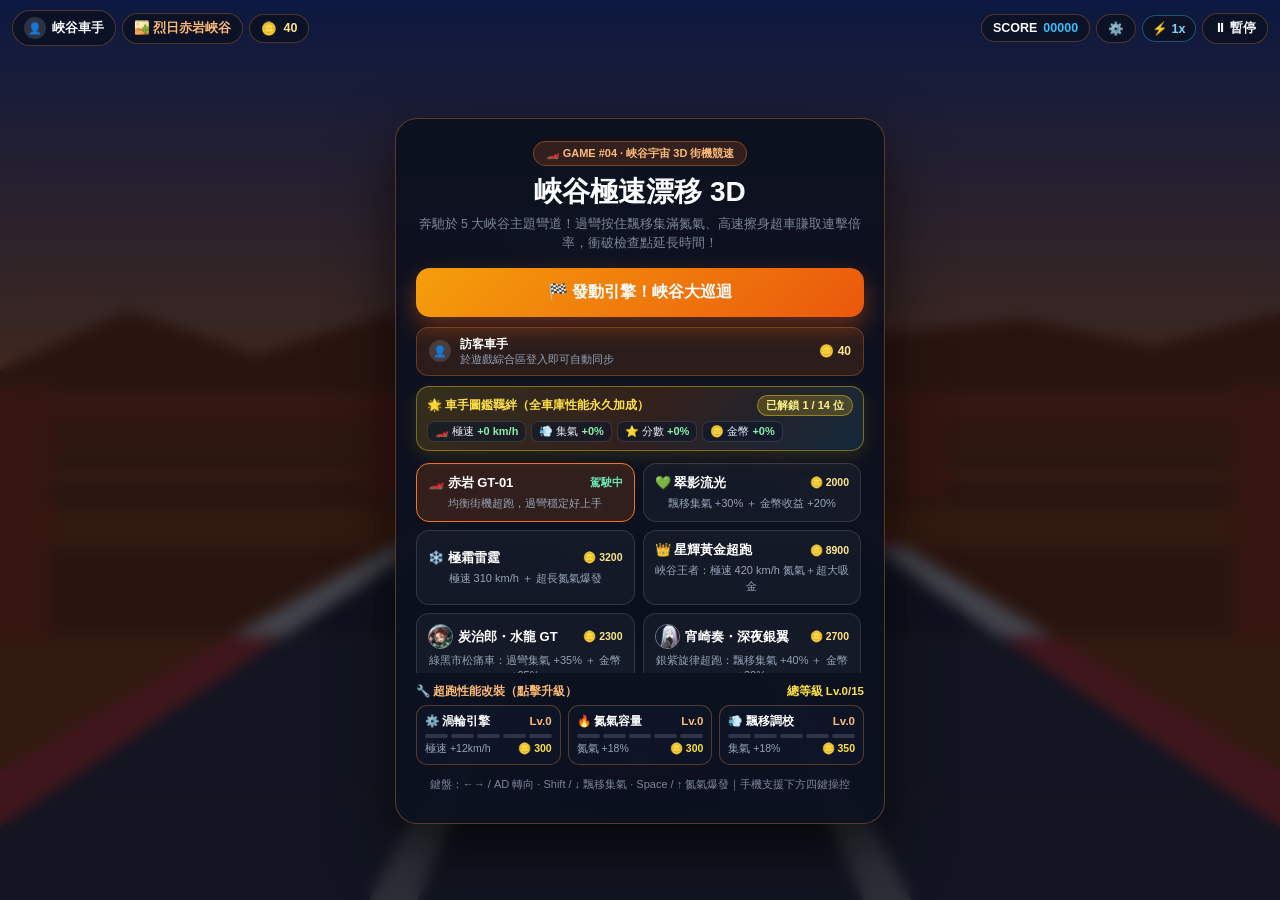
<file: games/canyon-drift-3d/index.html>
<!DOCTYPE html>
<html lang="zh-Hant">
<head>
  <meta charset="UTF-8" />
  <meta name="viewport" content="width=device-width, initial-scale=1.0, maximum-scale=1.0, user-scalable=no, viewport-fit=cover" />
  <title>峽谷極速漂移 3D · 遊戲綜合區 GAME #04</title>
  <style>
    :root {
      --bg: #080912;
      --surface: rgba(12, 17, 32, 0.8);
      --surface-strong: rgba(12, 17, 32, 0.94);
      --border: rgba(251, 146, 60, 0.28);
      --text: #f8fafc;
      --muted: #94a3b8;
      --accent: #f97316;
      --gold: #fbbf24;
      --cyan: #38bdf8;
    }
    * { box-sizing: border-box; margin: 0; padding: 0; user-select: none; -webkit-user-select: none; -webkit-tap-highlight-color: transparent; }
    html, body {
      width: 100%; height: 100%; height: 100dvh; overflow: hidden; background: var(--bg); color: var(--text);
      font-family: -apple-system, BlinkMacSystemFont, "Segoe UI", "Noto Sans TC", "PingFang TC", "Microsoft JhengHei", sans-serif;
      touch-action: none;
    }
    .app-root { position: relative; width: 100%; height: 100%; overflow: hidden; }
    canvas { display: block; width: 100%; height: 100%; }

    /* Top HUD */
    .hud-top {
      position: absolute; top: max(10px, env(safe-area-inset-top, 0px) + 6px); left: 12px; right: 12px;
      display: flex; align-items: center; justify-content: space-between; gap: 7px; pointer-events: none; z-index: 35; flex-wrap: wrap;
    }
    .hud-cluster { display: flex; align-items: center; gap: 6px; flex-wrap: wrap; }
    .pill {
      display: inline-flex; align-items: center; gap: 6px; padding: 6px 11px; border-radius: 999px;
      background: var(--surface); backdrop-filter: blur(12px); border: 1px solid var(--border);
      font-size: 12.5px; font-weight: 800; font-variant-numeric: tabular-nums;
    }
    .hud-btn {
      pointer-events: auto; cursor: pointer; display: inline-flex; align-items: center; gap: 6px;
      padding: 6px 11px; border-radius: 999px; background: var(--surface); border: 1px solid var(--border);
      color: var(--text); font-size: 12.5px; font-weight: 800; backdrop-filter: blur(12px);
    }
    .hud-btn.signed-in { border-color: rgba(52, 211, 153, 0.55); }
    .g-avatar {
      width: 22px; height: 22px; border-radius: 50%; display: inline-flex; align-items: center; justify-content: center;
      font-size: 11px; font-weight: 900; color: #fff; background: #f97316; overflow: hidden; flex-shrink: 0;
    }

    /* Speedometer & Nitro Gauge */
    .dash-cluster {
      position: absolute; top: 56px; left: 50%; transform: translateX(-50%);
      display: flex; align-items: center; gap: 12px; padding: 6px 16px; border-radius: 999px;
      background: rgba(9, 13, 24, 0.78); backdrop-filter: blur(12px); border: 1px solid rgba(255, 255, 255, 0.14);
      pointer-events: none; z-index: 18;
    }
    .dash-cluster.hidden { display: none; }
    .spd-val { font-size: 22px; font-weight: 900; font-variant-numeric: tabular-nums; color: #fff; }
    .spd-unit { font-size: 10px; color: var(--muted); font-weight: 800; margin-left: 2px; }
    .nitro-wrap { width: 110px; }
    .nitro-lbl { font-size: 10px; font-weight: 800; color: #7dd3fc; display: flex; justify-content: space-between; margin-bottom: 3px; }
    .nitro-track { height: 7px; border-radius: 999px; background: rgba(255, 255, 255, 0.14); overflow: hidden; }
    .nitro-fill { height: 100%; width: 0%; border-radius: 999px; background: linear-gradient(90deg, #38bdf8, #f59e0b, #ef4444); transition: width 0.08s linear; }
    .time-pill { font-size: 15px; font-weight: 900; color: #fde047; font-variant-numeric: tabular-nums; }
    .time-pill.low { color: #fb7185; }

    /* Bottom Touch Driving Bar */
    .drive-bar {
      position: absolute; bottom: max(14px, env(safe-area-inset-bottom, 0px) + 10px); left: 14px; right: 14px;
      display: flex; align-items: flex-end; justify-content: space-between; gap: 10px; pointer-events: none; z-index: 20;
    }
    .drive-bar.hidden { display: none; }
    .steer-group, .pedal-group { display: flex; gap: 8px; pointer-events: auto; }
    .dbtn {
      min-width: 74px; min-height: 58px; padding: 10px 14px; border-radius: 16px;
      border: 1.5px solid rgba(255, 255, 255, 0.22); background: rgba(12, 17, 32, 0.72);
      backdrop-filter: blur(12px); color: #fff; font-size: 14px; font-weight: 900; cursor: pointer;
    }
    .dbtn:active, .dbtn.on { transform: scale(0.94); background: rgba(249, 115, 22, 0.45); border-color: #fb923c; }
    .dbtn.nitro { background: rgba(14, 165, 233, 0.35); border-color: rgba(56, 189, 248, 0.65); }
    .dbtn.nitro.ready { background: linear-gradient(135deg, rgba(14, 165, 233, 0.9), rgba(249, 115, 22, 0.9)); border-color: #fde047; box-shadow: 0 0 22px rgba(56, 189, 248, 0.6); }

    /* Overlays */
    .overlay {
      position: absolute; inset: 0; z-index: 30; display: flex; align-items: center; justify-content: center;
      padding: 58px 16px 16px; background: rgba(8, 9, 18, 0.76); backdrop-filter: blur(7px);
    }
    .overlay.hidden { display: none; }
    .panel {
      width: 100%; max-width: 490px; max-height: 88dvh; overflow-y: auto; padding: 22px 20px 18px;
      border-radius: 22px; background: var(--surface-strong); border: 1px solid rgba(251, 146, 60, 0.32);
      box-shadow: 0 26px 64px rgba(0, 0, 0, 0.65); text-align: center;
    }
    .tag {
      display: inline-flex; padding: 4px 12px; border-radius: 999px; background: rgba(249, 115, 22, 0.16);
      border: 1px solid rgba(249, 115, 22, 0.4); color: #fdba74; font-size: 11px; font-weight: 800; margin-bottom: 10px;
    }
    .panel h1, .panel h2 { font-size: 25px; font-weight: 900; margin-bottom: 7px; }
    .sub { font-size: 12.5px; line-height: 1.6; color: var(--muted); margin-bottom: 13px; }
    .sso-strip {
      display: flex; align-items: center; gap: 9px; padding: 8px 11px; border-radius: 12px; margin-bottom: 12px;
      background: rgba(249, 115, 22, 0.12); border: 1px solid rgba(249, 115, 22, 0.32); text-align: left; font-size: 12px;
    }
    .car-grid { display: grid; grid-template-columns: repeat(2, 1fr); gap: 8px; margin-bottom: 11px; text-align: left; max-height: 210px; overflow-y: auto; padding-right: 3px; }
    .char-av { width: 25px; height: 25px; border-radius: 50%; object-fit: cover; border: 1.5px solid rgba(255,255,255,0.45); flex-shrink: 0; margin-right: 5px; }
    .car-card {
      padding: 10px 11px; border-radius: 13px; border: 1px solid rgba(255, 255, 255, 0.12);
      background: rgba(255, 255, 255, 0.04); color: #fff; cursor: pointer;
    }
    .car-card.sel { border-color: #f97316; background: rgba(249, 115, 22, 0.16); }
    .car-top { display: flex; justify-content: space-between; align-items: center; font-size: 13px; font-weight: 800; }
    .car-desc { font-size: 11px; color: var(--muted); margin-top: 4px; line-height: 1.4; }

    .perm-upg-head { font-size: 11.5px; font-weight: 800; color: #fdba74; text-align: left; margin: 2px 0 6px; display: flex; justify-content: space-between; }
    .perm-upg-grid { display: grid; grid-template-columns: repeat(3, 1fr); gap: 7px; margin-bottom: 11px; text-align: left; }
    .perm-upg-card {
      padding: 8px 8px; border-radius: 11px; border: 1px solid rgba(251, 146, 60, 0.3);
      background: rgba(15, 23, 42, 0.72); color: #fff; cursor: pointer; transition: all 0.14s ease;
    }
    .perm-upg-card:hover { border-color: #fde047; background: rgba(154, 52, 18, 0.45); }
    .perm-upg-card.max { border-color: rgba(52, 211, 153, 0.5); }
    .pu-top { display: flex; justify-content: space-between; align-items: center; font-size: 11.5px; font-weight: 800; }
    .pu-pips { display: flex; gap: 3px; margin: 5px 0 4px; }
    .pu-pip { flex: 1; height: 4px; border-radius: 2px; background: rgba(255,255,255,0.14); }
    .pu-pip.on { background: #f97316; box-shadow: 0 0 6px rgba(249,115,22,0.85); }
    .pu-foot { display: flex; justify-content: space-between; align-items: center; font-size: 10.5px; color: var(--muted); }

    .stats-grid { display: grid; grid-template-columns: repeat(3, 1fr); gap: 8px; margin: 13px 0; }
    .stat-box { padding: 10px 6px; border-radius: 12px; background: rgba(255, 255, 255, 0.05); border: 1px solid rgba(255, 255, 255, 0.1); }
    .stat-box .l { font-size: 10.5px; color: var(--muted); }
    .stat-box .v { font-size: 18px; font-weight: 900; margin-top: 2px; }

    .btn-row { display: flex; gap: 8px; flex-wrap: wrap; }
    .btn-primary {
      flex: 1; padding: 12px 18px; border-radius: 13px; border: none;
      background: linear-gradient(135deg, #f59e0b, #ea580c); color: #fff; font-size: 14.5px; font-weight: 900;
      cursor: pointer; box-shadow: 0 10px 24px rgba(234, 88, 12, 0.4);
    }
    .btn-secondary {
      padding: 12px 15px; border-radius: 13px; border: 1px solid rgba(255, 255, 255, 0.18);
      background: rgba(255, 255, 255, 0.07); color: #fff; font-size: 13.5px; font-weight: 800; cursor: pointer;
    }

    .toast {
      position: absolute; top: 106px; left: 50%; transform: translateX(-50%) translateY(-10px); z-index: 40;
      padding: 8px 16px; border-radius: 999px; background: rgba(234, 88, 12, 0.94); color: #fff;
      font-size: 13px; font-weight: 800; opacity: 0; pointer-events: none; transition: all 0.2s ease; white-space: nowrap;
    }
    .toast.show { opacity: 1; transform: translateX(-50%) translateY(0); }

    @media (max-width: 600px) {
      .car-grid { grid-template-columns: 1fr; }
      .perm-upg-grid { grid-template-columns: 1fr; }
      .dbtn { min-width: 66px; min-height: 60px; padding: 8px 10px; font-size: 13px; }
      .dash-cluster { top: 52px; padding: 5px 12px; gap: 8px; }
      .nitro-wrap { width: 82px; }
    }
    .synergy-bar {
      margin: 0 0 10px; padding: 9px 12px; border-radius: 13px; text-align: left;
      background: linear-gradient(135deg, rgba(250, 204, 21, 0.16), rgba(249, 115, 22, 0.16), rgba(56, 189, 248, 0.14));
      border: 1px solid rgba(250, 204, 21, 0.42);
      box-shadow: 0 6px 18px rgba(250, 204, 21, 0.12);
    }
    .syn-head { display: flex; align-items: center; justify-content: space-between; gap: 6px; margin-bottom: 5px; flex-wrap: wrap; }
    .syn-title { font-size: 12px; font-weight: 900; color: #fde047; }
    .syn-count { font-size: 11px; font-weight: 800; padding: 2px 8px; border-radius: 999px; background: rgba(250, 204, 21, 0.2); color: #fef08a; border: 1px solid rgba(250, 204, 21, 0.45); }
    .syn-chips { display: flex; flex-wrap: wrap; gap: 5px; }
    .syn-chip { font-size: 11px; color: #e2e8f0; background: rgba(15, 23, 42, 0.65); border: 1px solid rgba(255, 255, 255, 0.12); border-radius: 7px; padding: 2px 7px; }
    .syn-chip b { color: #86efac; }
    .syn-hint { font-size: 10.5px; color: #cbd5e1; margin-top: 5px; line-height: 1.35; }

    /* Game Speed Capsule & Clear Pause Button */
    .speed-group {
      pointer-events: auto; display: inline-flex; align-items: center; gap: 2px;
      padding: 3px 4px 3px 7px; border-radius: 999px;
      background: rgba(12, 10, 28, 0.86); border: 1px solid var(--border, rgba(255,255,255,0.16));
      backdrop-filter: blur(10px); box-shadow: 0 6px 18px rgba(0, 0, 0, 0.35);
    }
    .speed-group .spd-ico { font-size: 11px; margin-right: 2px; color: #fde047; line-height: 1; }
    .spd-btn {
      border: none; background: transparent; color: #cbd5e1;
      font-size: 11px; font-weight: 900; padding: 3px 7px; border-radius: 999px;
      cursor: pointer; transition: all 0.14s ease; font-variant-numeric: tabular-nums;
      line-height: 1.25; font-family: inherit;
    }
    .spd-btn:hover { color: #fff; background: rgba(255, 255, 255, 0.12); }
    .spd-btn.on {
      color: #0b1120; background: linear-gradient(135deg, #38bdf8, #818cf8);
      box-shadow: 0 0 10px rgba(56, 189, 248, 0.45);
    }
    .spd-btn.on.fast {
      color: #1c0a00; background: linear-gradient(135deg, #fde047, #fb923c);
      box-shadow: 0 0 12px rgba(251, 146, 60, 0.55);
    }
    .hud-btn.pause-btn { gap: 5px; padding: 6px 11px; white-space: nowrap; }
    .hud-btn.pause-btn.paused-on {
      border-color: #fde047 !important; background: rgba(245, 158, 11, 0.32) !important;
      color: #fef08a !important; box-shadow: 0 0 16px rgba(250, 204, 21, 0.5);
    }

    /* Mobile Portrait HUD & Overlay Anti-Overlap Layout */
    @media (max-width: 680px) {
      .hud-top {
        padding: 5px 6px !important; gap: 4px !important;
        flex-direction: column; align-items: stretch;
      }
      .hud-cluster {
        width: 100%; justify-content: space-between;
        gap: 3px !important; flex-wrap: nowrap !important;
        overflow-x: auto; scrollbar-width: none;
      }
      .hud-cluster::-webkit-scrollbar { display: none; }
      .pill, .hud-btn {
        padding: 3.5px 6px !important; font-size: 10.5px !important;
        gap: 3px !important; white-space: nowrap; flex-shrink: 0;
      }
      .hud-acct { padding: 2.5px 6px 2.5px 3px !important; }
      .hud-acct #hudPlayerName, .hud-acct #hudAccountName {
        max-width: 56px; overflow: hidden; text-overflow: ellipsis; white-space: nowrap; display: inline-block;
      }
      .g-avatar { width: 18px !important; height: 18px !important; font-size: 10px !important; }
      .speed-group { padding: 2px 3px 2px 4px !important; gap: 1px !important; flex-shrink: 0; }
      .speed-group .spd-ico { font-size: 9.5px !important; margin-right: 1px !important; }
      .spd-btn { font-size: 9.5px !important; padding: 2px 4px !important; }
      .hud-btn.pause-btn { padding: 3.5px 6px !important; font-size: 10.5px !important; gap: 2px !important; }
      .overlay { padding: 86px 10px 14px !important; align-items: flex-start !important; }
      .panel { max-height: calc(100% - 8px) !important; padding: 14px 12px !important; border-radius: 18px !important; }
      .panel h1 { font-size: 21px !important; margin: 6px 0 4px !important; }
      .status-strip, .bars-wrap, .buff-strip, .dash-cluster, .progress-wrap { top: 72px !important; }
      .toast {
        top: 108px !important; max-width: calc(100vw - 24px);
        white-space: normal !important; text-align: center;
        font-size: 12px !important; padding: 6px 12px !important;
      }
      .ult-bar, .nova-bar {
        bottom: max(12px, env(safe-area-inset-bottom, 0px) + 8px) !important;
        max-width: calc(100vw - 20px);
      }
      .ult-btn, .nova-btn { min-width: 176px !important; padding: 8px 14px !important; font-size: 12.5px !important; border-radius: 14px !important; }
      .sprint-btn { padding: 8px 12px !important; font-size: 12px !important; border-radius: 14px !important; white-space: nowrap; }
    }

    /* Anti-Jitter Fixed Viewport Lock (iOS Chrome/Safari Landscape Stability) */
    html, body {
      position: fixed;
      inset: 0;
      width: 100%;
      height: 100%;
      overflow: hidden;
      overscroll-behavior: none;
      touch-action: none;
    }
    .overlay { overscroll-behavior: contain; }
    .panel { overscroll-behavior: contain; -webkit-overflow-scrolling: touch; }
    @media (max-height: 460px) and (orientation: landscape) {
      .hud-top {
        padding: 4px 8px !important; gap: 6px !important;
        flex-direction: row !important; align-items: center !important;
      }
      .hud-cluster { width: auto !important; gap: 4px !important; flex-wrap: nowrap !important; }
      .pill, .hud-btn { padding: 3px 7px !important; font-size: 11px !important; gap: 4px !important; }
      .speed-group { padding: 2px 3px 2px 5px !important; }
      .spd-btn { font-size: 10px !important; padding: 2px 5px !important; }
      .hud-btn.pause-btn { padding: 3px 8px !important; font-size: 11px !important; }
      .overlay { padding: 52px 12px 10px !important; align-items: flex-start !important; }
      .panel { max-height: calc(100% - 10px) !important; padding: 12px 14px !important; }
      .panel h1 { font-size: 20px !important; margin: 4px 0 !important; }
      .status-strip, .bars-wrap, .buff-strip, .dash-cluster, .progress-wrap { top: 40px !important; }
      .toast { top: 68px !important; font-size: 11.5px !important; padding: 5px 12px !important; }
      .ult-bar, .nova-bar { bottom: 8px !important; }
      .ult-btn, .nova-btn { min-width: 170px !important; padding: 6px 14px !important; font-size: 12px !important; }
      .sprint-btn { padding: 7px 12px !important; font-size: 12px !important; }
    }

    /* Streamlined Single-Row HUD, Cycle Speed Button & Collapsible Audio Drawer */
    html.in-hub #hudAcctBtn, html.in-hub #hudAccountBtn { display: none !important; }
    .hud-btn.speed-cycle-btn {
      gap: 3px; padding: 5px 9px; font-weight: 900; font-variant-numeric: tabular-nums;
      color: #7dd3fc; border-color: rgba(56, 189, 248, 0.38);
    }
    .hud-btn.speed-cycle-btn.fast {
      color: #1c0a00 !important; border-color: #fde047 !important;
      background: linear-gradient(135deg, #fde047, #fb923c) !important;
      box-shadow: 0 0 12px rgba(251, 146, 60, 0.55);
    }
    .hud-extra { display: none; align-items: center; gap: 4px; }
    .hud-extra.open { display: inline-flex; }
    .hud-btn.more-btn.on { border-color: #38bdf8; color: #7dd3fc; background: rgba(56, 189, 248, 0.18); }
    @media (max-width: 760px), (max-height: 500px) {
      .hud-top {
        padding: 4px 7px !important; gap: 4px !important;
        flex-direction: row !important; align-items: center !important;
        flex-wrap: nowrap !important;
      }
      .hud-cluster {
        width: auto !important; gap: 4px !important;
        flex-wrap: nowrap !important; overflow-x: auto; scrollbar-width: none;
      }
      .hud-cluster::-webkit-scrollbar { display: none; }
      .pill, .hud-btn {
        padding: 3.5px 7px !important; font-size: 11px !important;
        gap: 3px !important; white-space: nowrap; flex-shrink: 0;
      }
      .hud-btn.pause-btn { padding: 3.5px 7px !important; font-size: 11px !important; }
      .overlay { padding: 48px 10px 12px !important; align-items: flex-start !important; }
      .panel { max-height: calc(100% - 8px) !important; }
      .status-strip, .bars-wrap, .buff-strip, .dash-cluster, .progress-wrap { top: 40px !important; }
      .toast { top: 68px !important; font-size: 11.5px !important; padding: 5px 12px !important; }
      .ult-bar, .nova-bar { bottom: max(8px, env(safe-area-inset-bottom, 0px) + 4px) !important; }
      .ult-btn, .nova-btn { min-width: 150px !important; padding: 7px 14px !important; font-size: 12.5px !important; border-radius: 13px !important; }
      .ult-btn .sub-lbl, .nova-btn .sub-lbl { display: none !important; }
      .sprint-btn { padding: 7px 12px !important; font-size: 12px !important; border-radius: 13px !important; }
    }
  </style>
  <link rel="stylesheet" href="../../shared/start-screen.css" />


  <script>
  (function () {
    const GAME_ID = 'canyon_drift_3d';
    const ECO_KEY = 'arcade_hub_economy_v1';
    const DEF = { coinMultiplier: 1.0, normalDropMult: 1.0, bonusDropMult: 1.0, maxCoinsPerRun: 0 };
    function clampM(v) { const n = Number(v); return Number.isFinite(n) ? Math.round(Math.max(0.1, Math.min(5.0, n)) * 100) / 100 : 1.0; }
    function clampC(v) { const n = Math.floor(Number(v) || 0); return n <= 0 ? 0 : Math.max(50, Math.min(99999, n)); }
    function norm(raw) {
      const s = raw && typeof raw === 'object' ? raw : {};
      return {
        coinMultiplier: clampM(s.coinMultiplier !== undefined ? s.coinMultiplier : 1.0),
        normalDropMult: clampM(s.normalDropMult !== undefined ? s.normalDropMult : 1.0),
        bonusDropMult: clampM(s.bonusDropMult !== undefined ? s.bonusDropMult : 1.0),
        maxCoinsPerRun: clampC(s.maxCoinsPerRun !== undefined ? s.maxCoinsPerRun : 0)
      };
    }
    let cfg = Object.assign({}, DEF);
    function renderBadge() {
      let el = document.getElementById('arcadeEcoBadge');
      const best = Math.round(Math.max(cfg.coinMultiplier, cfg.coinMultiplier * cfg.normalDropMult, cfg.coinMultiplier * cfg.bonusDropMult) * 100) / 100;
      if (best <= 1.0) {
        if (el) el.style.display = 'none';
        return;
      }
      if (!el && document.body) {
        el = document.createElement('div');
        el.id = 'arcadeEcoBadge';
        el.style.cssText = 'position:fixed;bottom:10px;left:10px;z-index:25;padding:3px 9px;border-radius:999px;font-size:11px;font-weight:900;color:#fff;background:linear-gradient(135deg,rgba(245,158,11,0.95),rgba(239,68,68,0.92));border:1px solid rgba(254,240,138,0.8);box-shadow:0 4px 12px rgba(245,158,11,0.4);pointer-events:none;font-family:inherit;';
        document.body.appendChild(el);
      }
      if (el) {
        el.textContent = '🔥 ' + best + 'x 金幣';
        el.style.display = 'inline-flex';
      }
    }
    function loadFromStorage() {
      try {
        const raw = localStorage.getItem(ECO_KEY);
        if (raw) {
          const doc = JSON.parse(raw);
          cfg = (doc && doc.games && doc.games[GAME_ID]) ? norm(doc.games[GAME_ID]) : Object.assign({}, DEF);
        } else {
          cfg = Object.assign({}, DEF);
        }
      } catch (e) {}
      renderBadge();
    }
    function scale(base, kind, currentRun) {
      const sub = kind === 'bonus' ? cfg.bonusDropMult : cfg.normalDropMult;
      const rawVal = Math.max(0, Number(base) || 0) * cfg.coinMultiplier * sub;
      let gain = Math.floor(rawVal);
      if (Math.random() < (rawVal - gain)) gain += 1;
      if (cfg.maxCoinsPerRun > 0 && typeof currentRun === 'number') {
        const rem = Math.max(0, cfg.maxCoinsPerRun - currentRun);
        gain = Math.min(gain, rem);
      }
      return Math.max(0, gain);
    }
    window.addEventListener('message', function (ev) {
      const d = ev && ev.data;
      if (!d || typeof d !== 'object') return;
      if ((d.type === 'ARCADE_SSO_SYNC' || d.type === 'ARCADE_ECONOMY_SYNC') && d.economy) {
        cfg = norm(d.economy);
        renderBadge();
      }
    });
    window.addEventListener('storage', function (ev) {
      if (ev && ev.key === ECO_KEY) loadFromStorage();
    });
    if (document.readyState === 'loading') document.addEventListener('DOMContentLoaded', loadFromStorage);
    else loadFromStorage();
    window.__ARCADE_ECO__ = {
      get: function () { return cfg; },
      scale: scale,
      capRun: function (val) { return cfg.maxCoinsPerRun > 0 ? Math.min(val, cfg.maxCoinsPerRun) : val; }
    };
  })();
  </script>
</head>
<body>
  <div class="app-root">
    <canvas id="roadCanvas" aria-label="峽谷極速漂移 3D 畫布"></canvas>

    <div class="hud-top">
      <div class="hud-cluster">
        <button class="hud-btn" id="hudAcctBtn" type="button">
          <span class="g-avatar" id="hudAvatar">👤</span>
          <span id="hudPlayerName">峽谷車手</span>
        </button>
        <div class="pill" style="color:#fdba74;"><span id="hudBiome">🏜️ 烈日赤岩峽谷</span></div>
        <div class="pill" style="color:#fde68a;">🪙 <span id="hudCoins">40</span></div>
      </div>
      <div class="hud-cluster">
        <div class="pill">SCORE <span id="hudScore" style="color:#38bdf8;">00000</span></div>
        <div class="hud-extra" id="hudExtra">
        <button class="hud-btn" id="btnBgm" type="button" title="音樂 (B)">🎵</button>
        <button class="hud-btn" id="btnMute" type="button" title="靜音 (M)">🔊</button>
        </div>
        <button class="hud-btn more-btn" id="btnHudMore" type="button" title="展開 / 收合音效按鈕">⚙️</button>
        <button class="hud-btn speed-cycle-btn" id="btnSpeed" type="button" title="點擊循環切換速度 (快捷鍵 [ / ])">⚡ 1x</button>
        <button class="hud-btn pause-btn" id="btnPause" type="button" title="暫停 / 繼續 (P / Esc)">⏸ 暫停</button>
      </div>
    </div>

    <div class="dash-cluster hidden" id="dashCluster">
      <div><span class="spd-val" id="dashSpeed">0</span><span class="spd-unit">KM/H</span></div>
      <div class="nitro-wrap">
        <div class="nitro-lbl"><span>🔥 NITRO</span><span id="nitroPct">0%</span></div>
        <div class="nitro-track"><div class="nitro-fill" id="nitroFill"></div></div>
      </div>
      <div class="time-pill" id="dashTime">⏱️ 35s</div>
    </div>

    <div class="drive-bar hidden" id="driveBar">
      <div class="steer-group">
        <button class="dbtn" id="btnLeft" type="button">◀ 左轉</button>
        <button class="dbtn" id="btnRight" type="button">右轉 ▶</button>
      </div>
      <div class="pedal-group">
        <button class="dbtn" id="btnDrift" type="button">💨 飄移</button>
        <button class="dbtn nitro" id="btnNitro" type="button">🔥 氮氣</button>
      </div>
    </div>

    <div class="toast" id="toast"></div>

    <!-- Start & Garage Overlay -->
    <div class="overlay" id="startOverlay">
      <div class="panel">
        <div class="tag">🏎️ GAME #04 · 峽谷宇宙 3D 街機競速</div>
        <h1>峽谷極速漂移 3D</h1>
        <p class="sub">奔馳於 5 大峽谷主題彎道！過彎按住飄移集滿氮氣、高速擦身超車賺取連擊倍率，衝破檢查點延長時間！</p>

        <div class="start-cta-wrap">
          <button class="btn-primary start-cta" id="btnStart" type="button">🏁 發動引擎！峽谷大巡迴</button>
        </div>

        <div class="sso-strip">
          <span class="g-avatar" id="startAvatar">👤</span>
          <div style="flex:1;min-width:0;">
            <div id="startAcctName" style="font-weight:800;color:#fff;">訪客車手</div>
            <div id="startAcctSub" style="font-size:10.5px;color:var(--muted);">全站 Google 帳號自動同步車庫存檔</div>
          </div>
          <span style="font-weight:800;color:#fde68a;">🪙 <span id="startCoins">40</span></span>
        </div>

        <div class="synergy-bar" id="carSynergy"></div>
        <div class="car-grid" id="carGrid"></div>

        <div class="perm-upg-head"><span>🔧 超跑性能改裝（點擊升級）</span><span id="permUpgLvl" style="color:#fde047;">總等級 Lv.0/15</span></div>
        <div class="perm-upg-grid" id="permUpgGrid"></div>

        <p class="sub" style="font-size:11px;margin-bottom:12px;">
          鍵盤：←→ / AD 轉向 · Shift / ↓ 飄移集氣 · Space / ↑ 氮氣爆發｜手機支援下方四鍵操控
        </p>
      </div>
    </div>

    <!-- Pause Overlay -->
    <div class="overlay hidden" id="pauseOverlay">
      <div class="panel">
        <div class="tag">⏸ 賽事暫停</div>
        <h2>維修區待命</h2>
        <p class="sub">按 P 回到賽道繼續極速漂移。</p>
        <div class="btn-row">
          <button class="btn-primary" id="btnResume" type="button">▶ 繼續狂飆</button>
          <button class="btn-secondary" id="btnPauseRestart" type="button">🔄 重新起跑</button>
          <button class="btn-secondary" id="btnMenu" type="button">🏠 返回車庫</button>
        </div>
      </div>
    </div>

    <!-- Finish / Time Up Overlay -->
    <div class="overlay hidden" id="overOverlay">
      <div class="panel">
        <div class="tag">🏁 賽事結算</div>
        <h2 id="overTitle">時間到！衝刺完成</h2>
        <p class="sub" id="overSub">沿途賺取的賽事金幣已全數匯入您的車庫！</p>
        <div class="stats-grid">
          <div class="stat-box"><div class="l">最終分數</div><div class="v" id="overScore" style="color:#38bdf8;">0</div></div>
          <div class="stat-box"><div class="l">奔馳里程</div><div class="v" id="overDist" style="color:#34d399;">0m</div></div>
          <div class="stat-box"><div class="l">獲得金幣</div><div class="v" id="overCoins" style="color:#fbbf24;">+0</div></div>
        </div>
        <div class="btn-row">
          <button class="btn-primary" id="btnRetry" type="button">🏎️ 再次挑戰</button>
          <button class="btn-secondary" id="btnGarage" type="button">🔧 升級超跑</button>
        </div>
      </div>
    </div>
  </div>

  <script>
  (function () {
    'use strict';

    // =========================================================================
    // 1. UNIFIED ARCADE SSO & SAVE
    // =========================================================================
    const GAME_ID = 'canyon_drift_3d';
    const SSO_KEY = 'arcade_hub_sso_v1';
    const IS_EMBEDDED = (function () { try { return window.parent && window.parent !== window; } catch (e) { return false; } })();

    function postToHub(msg) {
      if (!IS_EMBEDDED) return;
      try { window.parent.postMessage(msg, '*'); } catch (e) {}
    }

    function loadAuth() {
      try {
        const raw = localStorage.getItem(SSO_KEY);
        if (raw) {
          const p = JSON.parse(raw);
          return { currentUser: p && p.currentUser && p.currentUser.uid ? p.currentUser : null };
        }
      } catch (e) {}
      return { currentUser: null };
    }
    const auth = loadAuth();

    const CARS = [
      { id: 'red_gt',   name: '赤岩 GT-01',   icon: '🏎️', price: 0,   body: '#ef4444', stripe: '#fde047', maxSpd: 275, nitroSpd: 350, driftCharge: 1.0, coinMult: 1.0, desc: '均衡街機超跑，過彎穩定好上手' },
      { id: 'emerald',  name: '翠影流光',     icon: '💚', price: 2000, body: '#10b981', stripe: '#a7f3d0', maxSpd: 290, nitroSpd: 365, driftCharge: 1.3, coinMult: 1.2, desc: '飄移集氣 +30% ＋ 金幣收益 +20%' },
      { id: 'frost_x',  name: '極霜雷霆',     icon: '❄️', price: 3200, body: '#38bdf8', stripe: '#e0f2fe', maxSpd: 310, nitroSpd: 390, driftCharge: 1.25, coinMult: 1.25, desc: '極速 310 km/h ＋ 超長氮氣爆發' },
      { id: 'solar_s',  name: '星輝黃金超跑', icon: '👑', price: 8900, body: '#fbbf24', stripe: '#ffffff', maxSpd: 335, nitroSpd: 420, driftCharge: 1.45, coinMult: 1.45, desc: '峽谷王者：極速 420 km/h 氮氣＋超大吸金' },
      { id: 'tanjiro',  name: '炭治郎・水龍 GT', icon: '🌊', avatar: '[data-uri]', price: 2300, body: '#10b981', stripe: '#0f172a', maxSpd: 300, nitroSpd: 380, driftCharge: 1.35, coinMult: 1.25, desc: '綠黑市松痛車：過彎集氣 +35% ＋ 金幣 +25%' },
      { id: 'kanade',   name: '宵崎奏・深夜銀翼', icon: '🎧', avatar: '[data-uri]', price: 2700, body: '#cbd5e1', stripe: '#8b5cf6', maxSpd: 305, nitroSpd: 385, driftCharge: 1.4, coinMult: 1.3, desc: '銀紫旋律超跑：飄移集氣 +40% ＋ 金幣 +30%' },
      { id: 'mario',    name: '瑪利歐・紅帽超跑', icon: '🍄', avatar: '[data-uri]', price: 4100, body: '#ef4444', stripe: '#2563eb', maxSpd: 315, nitroSpd: 400, driftCharge: 1.35, coinMult: 1.3, desc: '紅藍經典賽車：氮氣極速 400 km/h ＋ 金幣 +30%' },
      { id: 'muichiro', name: '無一郎・薄荷霞影', icon: '🌫️', avatar: '[data-uri]', price: 5500, body: '#2dd4bf', stripe: '#0f172a', maxSpd: 325, nitroSpd: 410, driftCharge: 1.45, coinMult: 1.35, desc: '霞柱疾風塗裝：極速 325 km/h ＋ 飄移 +45%' },
      { id: 'doraemon', name: '哆啦A夢・時光超跑', icon: '🔔', avatar: '[data-uri]', price: 6900, body: '#0ea5e9', stripe: '#ef4444', maxSpd: 320, nitroSpd: 405, driftCharge: 1.4, coinMult: 1.45, magnet: true, desc: '四次元吸金磁場＋金幣 +45% 未來超跑' },
      { id: 'pikachu',  name: '皮卡丘・十萬伏特', icon: '⚡', avatar: '[data-uri]', price: 11000, body: '#facc15', stripe: '#ef4444', maxSpd: 345, nitroSpd: 435, driftCharge: 1.5, coinMult: 1.45, magnet: true, desc: '電氣極速王：435 km/h 閃電氮氣＋超強吸金' },
      { id: 'levi',     name: '里維・自由之翼 GT', icon: '⚔️', avatar: '[data-uri]', price: 13000, body: '#166534', stripe: '#e2e8f0', maxSpd: 355, nitroSpd: 440, driftCharge: 1.55, coinMult: 1.45, magnet: false, desc: '立體機動極限甩尾：集氣 +55%＋440 km/h 斬風氮氣' },
      { id: 'rimuru',   name: '利姆路・魔素超跑', icon: '💧', avatar: '[data-uri]', price: 15200, body: '#0ea5e9', stripe: '#facc15', maxSpd: 350, nitroSpd: 445, driftCharge: 1.5, coinMult: 1.5, magnet: true, desc: '魔素黑洞吸金＋金幣 +50%＋445 km/h 疾走' },
      { id: 'luffy',    name: '魯夫・千陽海賊 GT', icon: '👒', avatar: '[data-uri]', price: 17500, body: '#dc2626', stripe: '#facc15', maxSpd: 360, nitroSpd: 455, driftCharge: 1.55, coinMult: 1.5, magnet: true, desc: '二檔噴射引擎：455 km/h 霸氣極速＋超強吸金' },
      { id: 'gojo',     name: '五條悟・無下限超跑', icon: '♾️', avatar: '[data-uri]', price: 20000, body: '#312e81', stripe: '#a855f7', maxSpd: 365, nitroSpd: 465, driftCharge: 1.6, coinMult: 1.55, magnet: true, desc: '虛式「茈」極速：465 km/h 無下限推進＋最強收益' }
    ];
    const AVATAR_IMGS = {};
    CARS.forEach(c => { if (c.avatar) { const im = new Image(); im.src = c.avatar; AVATAR_IMGS[c.id] = im; } });

    const BIOMES = [
      { name: '🏜️ 烈日赤岩峽谷', skyTop: '#1d4ed8', skyBot: '#fb923c', ground1: '#b45309', ground2: '#92400e', road1: '#334155', road2: '#273449', rumble1: '#ef4444', rumble2: '#f8fafc', propCol: '#c2410c', sun: '#fef08a' },
      { name: '🌿 翠綠秘境山谷', skyTop: '#0369a1', skyBot: '#6ee7b7', ground1: '#15803d', ground2: '#166534', road1: '#374151', road2: '#2d3748', rumble1: '#f59e0b', rumble2: '#ffffff', propCol: '#047857', sun: '#fde68a' },
      { name: '❄️ 寒霜水晶冰峽', skyTop: '#1e3a8a', skyBot: '#93c5fd', ground1: '#0284c7', ground2: '#0369a1', road1: '#1e293b', road2: '#172033', rumble1: '#38bdf8', rumble2: '#f8fafc', propCol: '#7dd3fc', sun: '#e0f2fe' },
      { name: '🌋 熔岩黑曜深淵', skyTop: '#1c1917', skyBot: '#dc2626', ground1: '#450a0a', ground2: '#290707', road1: '#27272a', road2: '#18181b', rumble1: '#f97316', rumble2: '#fde047', propCol: '#ea580c', sun: '#fb923c' },
      { name: '✨ 星輝霓虹天峽', skyTop: '#090d1f', skyBot: '#6d28d9', ground1: '#1e1b4b', ground2: '#17143b', road1: '#1e293b', road2: '#0f172a', rumble1: '#ec4899', rumble2: '#38bdf8', propCol: '#a855f7', sun: '#f472b6' }
    ];

    function getSaveKey() {
      return auth.currentUser ? `arcade_save_${GAME_ID}_acct_${auth.currentUser.uid}` : `arcade_save_${GAME_ID}_guest`;
    }
    const UPG_DEFS = [
      { id: 'engine', icon: '⚙️', name: '渦輪引擎', costs: [300, 600, 1000, 1500, 2200], stat: (lv) => `極速 +${lv * 12}km/h` },
      { id: 'nitro',  icon: '🔥', name: '氮氣容量', costs: [300, 600, 1000, 1500, 2200], stat: (lv) => `氮氣 +${lv * 18}%` },
      { id: 'drift',  icon: '💨', name: '飄移調校', costs: [350, 700, 1150, 1700, 2400], stat: (lv) => `集氣 +${lv * 18}%` }
    ];
    function cleanUpg(raw) {
      const u = raw && typeof raw === 'object' ? raw : {};
      return {
        engine: Math.max(0, Math.min(5, Math.floor(Number(u.engine) || 0))),
        nitro: Math.max(0, Math.min(5, Math.floor(Number(u.nitro) || 0))),
        drift: Math.max(0, Math.min(5, Math.floor(Number(u.drift) || 0)))
      };
    }
    function defaultSave() {
      return { coins: 40, bestScore: 0, bestDist: 0, checkpoints: 0, ownedCars: ['red_gt'], equippedCar: 'red_gt', upgrades: { engine: 0, nitro: 0, drift: 0 } };
    }
    function loadSave() {
      try {
        const raw = localStorage.getItem(getSaveKey());
        if (!raw) return defaultSave();
        const p = JSON.parse(raw);
        return {
          coins: Math.max(0, Math.floor(Number(p.coins) || 40)),
          bestScore: Math.max(0, Math.floor(Number(p.bestScore) || 0)),
          bestDist: Math.max(0, Math.floor(Number(p.bestDist) || 0)),
          checkpoints: Math.max(0, Math.floor(Number(p.checkpoints) || 0)),
          ownedCars: Array.isArray(p.ownedCars) && p.ownedCars.length ? p.ownedCars : ['red_gt'],
          equippedCar: CARS.some(c => c.id === p.equippedCar) ? p.equippedCar : 'red_gt',
          upgrades: cleanUpg(p.upgrades)
        };
      } catch (e) { return defaultSave(); }
    }
    const save = loadSave();

    function getSummaryStats() {
      const stars = Math.min(15, Math.floor(save.bestDist / 400));
      const upgTotal = Object.values(save.upgrades || {}).reduce((a, b) => a + (Number(b) || 0), 0);
      return {
        coins: save.coins, bestScore: save.bestScore, stars, maxStars: 15,
        charsUnlocked: save.ownedCars.length, charsTotal: CARS.length,
        upgradeLevel: upgTotal, upgradeMax: 15, bestDist: save.bestDist
      };
    }
    function persistSave() {
      try { localStorage.setItem(getSaveKey(), JSON.stringify(save)); } catch (e) {}
      postToHub({ type: 'ARCADE_GAME_STATS', gameId: GAME_ID, uid: auth.currentUser ? auth.currentUser.uid : null, stats: getSummaryStats() });
    }
    function getHeroSynergy() {
      const count = (save.ownedCars && save.ownedCars.length) || 1;
      const extra = Math.max(0, count - 1);
      return {
        count,
        total: CARS.length,
        extra,
        spdAdd: extra * 6,
        driftMult: 1 + extra * 0.08,
        scoreMult: 1 + extra * 0.10,
        coinMult: 1 + extra * 0.08
      };
    }

    function renderHeroSynergy() {
      const el = document.getElementById('carSynergy');
      if (!el) return;
      const syn = getHeroSynergy();
      el.innerHTML = `
        <div class="syn-head">
          <span class="syn-title">🌟 車手圖鑑羈絆（全車庫性能永久加成）</span>
          <span class="syn-count">已解鎖 ${syn.count} / ${syn.total} 位</span>
        </div>
        <div class="syn-chips">
          <span class="syn-chip">🏎️ 極速 <b>+${syn.spdAdd} km/h</b></span>
          <span class="syn-chip">💨 集氣 <b>+${syn.extra * 8}%</b></span>
          <span class="syn-chip">⭐ 分數 <b>+${syn.extra * 10}%</b></span>
          <span class="syn-chip">🪙 金幣 <b>+${syn.extra * 8}%</b></span>
        </div>
        <div class="syn-hint">每多解鎖 1 位車手／超跑，全車庫永久追加：極速/氮氣 +6 km/h、飄移集氣 +8%、分數 +10%、金幣 +8%</div>
      `;
    }

    function getCar() {
      const base = CARS.find(c => c.id === save.equippedCar) || CARS[0];
      const u = save.upgrades || { engine: 0, nitro: 0, drift: 0 };
      const syn = getHeroSynergy();
      return Object.assign({}, base, {
        maxSpd: base.maxSpd + (u.engine || 0) * 12 + syn.spdAdd,
        nitroSpd: base.nitroSpd + (u.engine || 0) * 14 + syn.spdAdd,
        driftCharge: base.driftCharge * (1 + (u.drift || 0) * 0.18) * syn.driftMult,
        coinMult: (base.coinMult || 1) * syn.coinMult,
        scoreMult: syn.scoreMult,
        nitroMult: 1 + (u.nitro || 0) * 0.18,
        startNitro: Math.min(100, 45 + (u.nitro || 0) * 10)
      });
    }

    // =========================================================================
    // 2. SYNTH EUROBEAT AUDIO
    // =========================================================================
    const SFX = {
      ctx: null, muted: false, bgmOn: true, timer: null, step: 0,
      ensure() {
        if (this.muted) return null;
        if (!this.ctx) { const AC = window.AudioContext || window.webkitAudioContext; if (!AC) return null; this.ctx = new AC(); }
        if (this.ctx.state === 'suspended') this.ctx.resume().catch(() => {});
        return this.ctx;
      },
      tone(type, f1, f2, dur, vol) {
        const ac = this.ensure(); if (!ac) return;
        const t = ac.currentTime, o = ac.createOscillator(), g = ac.createGain();
        o.type = type; o.frequency.setValueAtTime(f1, t);
        if (f2 !== f1) o.frequency.exponentialRampToValueAtTime(Math.max(20, f2), t + dur);
        g.gain.setValueAtTime(vol, t); g.gain.exponentialRampToValueAtTime(0.001, t + dur);
        o.connect(g); g.connect(ac.destination); o.start(t); o.stop(t + dur);
      },
      coin() { this.tone('triangle', 920, 1440, 0.09, 0.075); },
      nitro() { this.tone('sawtooth', 160, 520, 0.35, 0.11); },
      crash() { this.tone('sawtooth', 140, 35, 0.28, 0.14); },
      checkpoint() { this.tone('triangle', 587, 1174, 0.24, 0.1); },
      overtake() { this.tone('sine', 660, 990, 0.11, 0.065); },
      boostPad() { this.tone('sawtooth', 320, 980, 0.22, 0.09); this.tone('triangle', 640, 1320, 0.2, 0.06); },
      miniTurbo() { this.tone('triangle', 420, 1080, 0.26, 0.095); },
      startBgm() {
        if (this.timer) return;
        const bass = [98, 98, 116.5, 130.8, 98, 98, 146.8, 130.8];
        const lead = [392, 466.2, 523.2, 587.3, 523.2, 466.2, 587.3, 698.5];
        this.timer = setInterval(() => {
          if (this.muted || !this.bgmOn || st.mode !== 'playing') return;
          const b = bass[this.step % bass.length];
          const l = lead[(this.step * 2) % lead.length];
          this.tone('sawtooth', b, b * 0.99, 0.12, 0.032);
          if (this.step % 2 === 0) this.tone('square', l, l, 0.09, 0.016);
          this.step++;
        }, 155);
      }
    };

    // =========================================================================
    // 3. 3D PERSPECTIVE CURVED HIGHWAY ENGINE
    // =========================================================================
    const canvas = document.getElementById('roadCanvas');
    const ctx = canvas.getContext('2d', { alpha: false });
    let W = 960, H = 640;
    let cachedSkyKey = '', cachedSkyGrad = null;

    function resize() {
      const dpr = Math.min(window.devicePixelRatio || 1, 1.5);
      W = window.innerWidth; H = window.innerHeight;
      canvas.width = Math.floor(W * dpr);
      canvas.height = Math.floor(H * dpr);
      ctx.setTransform(dpr, 0, 0, dpr, 0, 0);
      cachedSkyKey = '';
    }
    window.addEventListener('resize', resize);
    resize();

    const st = {
      mode: 'menu', // 'menu' | 'playing' | 'paused' | 'over'
      time: 0, dist: 0, nextCp: 1200, biomeIdx: 0,
      speed: 0, playerX: 0, steer: 0, driftAngle: 0,
      driftTime: 0, miniTurbo: 0,
      nitro: 40, nitroTime: 0, timeLeft: 35,
      score: 0, runCoins: 0, combo: 0, comboTimer: 0, shake: 0,
      keys: { l: false, r: false, drift: false },
      rivals: [], coins: [], boostPads: [], sparks: [], floats: []
    };

    function spawnFloat(text, color, yOffset) {
      st.floats.push({
        x: W / 2 + (Math.random() - 0.5) * 44,
        y: H * 0.72 + (yOffset || 0),
        text, color: color || '#fde047', life: 1.05, maxLife: 1.05
      });
    }

    function showToast(msg) {
      const el = document.getElementById('toast');
      el.textContent = msg; el.classList.add('show');
      clearTimeout(showToast._t);
      showToast._t = setTimeout(() => el.classList.remove('show'), 2200);
    }

    // Analytical C-infinity smooth road curve & double integral (ZERO segment snapping!)
    const CA = 0.0042, CB = 0.0019, CURVE_SCALE = 0.00028;
    function roadCurveAt(z) {
      return Math.sin(z * CA) * 1.15 + Math.cos(z * CB) * 0.65;
    }
    function curveInt1(z) {
      return -Math.cos(z * CA) * (1.15 / CA) + Math.sin(z * CB) * (0.65 / CB);
    }
    function curveInt2(z) {
      return -Math.sin(z * CA) * (1.15 / (CA * CA)) - Math.cos(z * CB) * (0.65 / (CB * CB));
    }

    let frameZ0 = 0, frameI1 = 0, frameI2 = 0, frameHill0 = 0, frameHorizon = 280, frameRoadW = 420;
    function prepareProjection() {
      frameZ0 = st.dist;
      frameI1 = curveInt1(frameZ0);
      frameI2 = curveInt2(frameZ0);
      frameHill0 = Math.sin(frameZ0 * 0.024);
      frameHorizon = H * 0.44;
      frameRoadW = W * 0.46;
    }
    function projectWorld(z, laneX) {
      const dz = z - frameZ0;
      const depth = dz + 10.5;
      const scale = 10.5 / depth;
      const curveShift = (curveInt2(z) - frameI2 - frameI1 * dz) * CURVE_SCALE;
      const hillShift = (Math.sin(z * 0.024) - frameHill0) * 15;
      const halfW = frameRoadW * scale;
      const x = W * 0.5 + (curveShift + laneX - st.playerX) * halfW;
      const y = frameHorizon + scale * (H * 0.44) - hillShift * scale * 0.42;
      return { x, y, w: halfW, scale, depth };
    }

    function spawnWorldEntities() {
      while (st.rivals.length < 7) {
        const lastZ = st.rivals.length ? Math.max(...st.rivals.map(r => r.z)) : st.dist + 80;
        const nz = Math.max(st.dist + 110, lastZ + 58 + Math.random() * 65);
        const lanes = [-0.62, 0, 0.62];
        st.rivals.push({
          z: nz,
          x: lanes[Math.floor(Math.random() * lanes.length)],
          spd: 115 + Math.random() * 65,
          col: ['#60a5fa', '#f472b6', '#a78bfa', '#34d399', '#fbbf24'][Math.floor(Math.random() * 5)],
          passed: false
        });
      }
      while (st.coins.length < 20) {
        const lastZ = st.coins.length ? Math.max(...st.coins.map(c => c.z)) : st.dist + 35;
        const lane = (Math.floor(Math.random() * 3) - 1) * 0.56;
        const startZ = Math.max(st.dist + 55, lastZ + 32 + Math.random() * 26);
        for (let k = 0; k < 5; k++) {
          st.coins.push({ z: startZ + k * 11, x: lane, got: false });
        }
      }
      while (st.boostPads.length < 3) {
        const lastZ = st.boostPads.length ? Math.max(...st.boostPads.map(b => b.z)) : st.dist + 140;
        const lane = (Math.floor(Math.random() * 3) - 1) * 0.56;
        st.boostPads.push({ z: Math.max(st.dist + 150, lastZ + 165 + Math.random() * 130), x: lane, hit: false });
      }
    }

    function triggerNitro() {
      if (st.mode !== 'playing' || st.nitro < 30 || st.nitroTime > 0) return;
      st.nitroTime = (1.6 + (st.nitro / 100) * 1.6) * (getCar().nitroMult || 1);
      st.nitro = 0;
      st.shake = 0.14;
      SFX.nitro();
      spawnFloat('🔥 氮氣極速爆發！', '#38bdf8', -18);
      showToast('🔥 氮氣極速爆發！');
    }

    function startRace() {
      settleRun();
      SFX.ensure();
      SFX.startBgm();
      const car = getCar();
      st.mode = 'playing';
      st.dist = 0; st.nextCp = 1200; st.biomeIdx = 0;
      st.speed = 95; st.playerX = 0; st.steer = 0; st.driftAngle = 0;
      st.driftTime = 0; st.miniTurbo = 0;
      st.nitro = car.startNitro || 45; st.nitroTime = 0; st.timeLeft = 36;
      st.score = 0; st.runCoins = 0; st.bankedCoins = 0; st.combo = 0; st.comboTimer = 0; st.shake = 0;
      st.rivals = []; st.coins = []; st.boostPads = []; st.sparks = []; st.floats = [];
      spawnWorldEntities();

      document.getElementById('startOverlay').classList.add('hidden');
      document.getElementById('overOverlay').classList.add('hidden');
      document.getElementById('pauseOverlay').classList.add('hidden');
      document.getElementById('dashCluster').classList.remove('hidden');
      document.getElementById('driveBar').classList.remove('hidden');
      updateHud();
      showToast(`🏁 ${getCar().name} 出發！長按飄移放開觸發小噴射！`);
    }

    // Mid-run settlement: bank coins + best stats immediately when leaving (menu / restart / tab close)
    function settleRun() {
      if (st.mode === 'menu' || st.mode === 'over') return;
      const add = st.runCoins - (st.bankedCoins || 0);
      if (add <= 0 && !(st.score > 0)) return;
      st.bankedCoins = st.runCoins;
      save.coins += add;
      if (st.score > save.bestScore) save.bestScore = Math.floor(st.score);
      if (st.dist > save.bestDist) save.bestDist = Math.floor(st.dist);
      persistSave();
      if (typeof updateHudUI === 'function') updateHudUI(); else if (typeof updateHud === 'function') updateHud();
    }
    window.addEventListener('pagehide', settleRun);
    window.addEventListener('beforeunload', settleRun);
    document.addEventListener('visibilitychange', () => { if (document.hidden) settleRun(); });

    function endRace() {
      st.mode = 'over';
      save.coins += st.runCoins - (st.bankedCoins || 0); st.bankedCoins = 0;
      if (st.score > save.bestScore) save.bestScore = Math.floor(st.score);
      if (st.dist > save.bestDist) save.bestDist = Math.floor(st.dist);
      persistSave();
      document.getElementById('dashCluster').classList.add('hidden');
      document.getElementById('driveBar').classList.add('hidden');
      document.getElementById('overScore').textContent = Math.floor(st.score).toLocaleString();
      document.getElementById('overDist').textContent = `${Math.floor(st.dist)}m`;
      document.getElementById('overCoins').textContent = `+${st.runCoins}`;
      document.getElementById('overOverlay').classList.remove('hidden');
      updateHud();
    }

    function update(dt) {
      st.time += dt;
      if (st.shake > 0) st.shake = Math.max(0, st.shake - dt * 1.6);
      for (let i = st.floats.length - 1; i >= 0; i--) {
        const fl = st.floats[i];
        fl.y -= 52 * dt; fl.life -= dt;
        if (fl.life <= 0) st.floats.splice(i, 1);
      }

      if (st.mode === 'menu') {
        st.dist += 48 * dt;
        return;
      }
      if (st.mode !== 'playing') return;

      const car = getCar();
      st.timeLeft -= dt;
      if (st.timeLeft <= 0) { st.timeLeft = 0; endRace(); return; }

      if (st.comboTimer > 0) { st.comboTimer -= dt; if (st.comboTimer <= 0) st.combo = 0; }

      const boosting = st.nitroTime > 0;
      if (boosting) st.nitroTime = Math.max(0, st.nitroTime - dt);
      const miniBoosting = st.miniTurbo > 0;
      if (miniBoosting) st.miniTurbo = Math.max(0, st.miniTurbo - dt);

      const steerInput = (st.keys.r ? 1 : 0) - (st.keys.l ? 1 : 0);
      const drifting = st.keys.drift && Math.abs(steerInput) > 0 && st.speed > 130;

      // Speed physics
      const offRoad = Math.abs(st.playerX) > 1.04;
      const targetMax = boosting
        ? car.nitroSpd
        : (miniBoosting
          ? car.maxSpd + 48
          : (offRoad ? car.maxSpd * 0.62 : (drifting ? car.maxSpd * 0.94 : car.maxSpd)));
      const accel = boosting ? 300 : (miniBoosting ? 240 : (offRoad ? 110 : 132));
      if (st.speed < targetMax) st.speed = Math.min(targetMax, st.speed + accel * dt);
      else st.speed = Math.max(targetMax, st.speed - 165 * dt);

      // Steering + Smooth Curve Centrifugal Force + Drift
      const curCurve = roadCurveAt(st.dist);
      const steerPower = drifting ? 1.95 : 1.48;
      st.steer += (steerInput - st.steer) * Math.min(1, dt * 12);
      st.driftAngle += ((drifting ? steerInput * 0.30 : 0) - st.driftAngle) * Math.min(1, dt * 9);
      st.playerX += (st.steer * steerPower - curCurve * (st.speed / 360) * 0.42) * dt;
      st.playerX = Math.max(-1.35, Math.min(1.35, st.playerX));

      // Drift Grading + Nitro Charge + Release Mini-Turbo!
      if (drifting && !offRoad) {
        st.driftTime += dt;
        st.nitro = Math.min(100, st.nitro + 27 * car.driftCharge * dt);
        st.score += 52 * (car.scoreMult || 1) * dt;
        if (st.sparks.length < 32) {
          const sparkCol = st.driftTime >= 2.8 ? '#f472b6' : (st.driftTime >= 1.8 ? '#38bdf8' : (st.driftTime >= 1.0 ? '#fbbf24' : '#fb923c'));
          st.sparks.push({
            x: W / 2 + (Math.random() > 0.5 ? -38 : 38) + st.steer * 14,
            y: H * 0.86,
            vx: -steerInput * (140 + Math.random() * 140) + (Math.random() - 0.5) * 60,
            vy: -40 - Math.random() * 70,
            col: sparkCol,
            life: 0.25 + Math.random() * 0.18
          });
        }
      } else {
        if (st.driftTime >= 0.65 && !offRoad) {
          let label = '💨 GOOD 甩尾噴射', pts = 120, bonusCoins = 0, mt = 0.75, spdAdd = 32, col = '#fde047';
          if (st.driftTime >= 2.8) { label = '🔥 LEGEND 傳說甩尾'; pts = 550; bonusCoins = 10; mt = 2.0; spdAdd = 78; col = '#f472b6'; }
          else if (st.driftTime >= 1.8) { label = '⚡ SUPER 超級甩尾'; pts = 350; bonusCoins = 6; mt = 1.5; spdAdd = 62; col = '#38bdf8'; }
          else if (st.driftTime >= 1.15) { label = '✨ GREAT 完美甩尾'; pts = 220; bonusCoins = 3; mt = 1.15; spdAdd = 48; col = '#fb923c'; }
          pts = Math.round(pts * (car.scoreMult || 1));
          st.miniTurbo = Math.max(st.miniTurbo, mt);
          st.speed = Math.min(car.nitroSpd, st.speed + spdAdd);
          st.score += pts;
          if (bonusCoins > 0) st.runCoins += window.__ARCADE_ECO__.scale(Math.round(bonusCoins * car.coinMult), 'bonus', st.runCoins);
          st.shake = 0.08;
          SFX.miniTurbo();
          spawnFloat(`${label} +${pts}${bonusCoins ? ` +${bonusCoins}🪙` : ''}`, col, -10);
        }
        st.driftTime = 0;
        if (!boosting) st.nitro = Math.min(100, st.nitro + 3.2 * dt);
      }

      // Advance distance & score
      const meters = (st.speed / 3.6) * dt;
      st.dist += meters;
      st.score += meters * (boosting ? 3.2 : (miniBoosting ? 2.2 : 1.5)) * (1 + st.combo * 0.25) * (car.scoreMult || 1);

      // Checkpoint / Biome Transition every 1200m
      if (st.dist >= st.nextCp) {
        st.nextCp += 1200;
        st.biomeIdx = (st.biomeIdx + 1) % BIOMES.length;
        cachedSkyKey = '';
        st.timeLeft = Math.min(60, st.timeLeft + 22);
        const bonus = Math.round(25 * car.coinMult);
        st.runCoins += window.__ARCADE_ECO__.scale(bonus, 'bonus', st.runCoins);
        save.checkpoints++;
        SFX.checkpoint();
        spawnFloat(`🏁 檢查點！+22秒 +${bonus}🪙`, '#6ee7b7', -26);
        showToast(`🏁 檢查點達成！+22秒 +${bonus}🪙 · 進入 ${BIOMES[st.biomeIdx].name}`);
      }

      // Highway Boost Pads (1:1 aligned hitbox)
      for (let i = st.boostPads.length - 1; i >= 0; i--) {
        const bp = st.boostPads[i];
        const dz = bp.z - st.dist;
        if (!bp.hit && dz < 11 && dz > -6 && Math.abs(bp.x - st.playerX) < 0.48) {
          bp.hit = true;
          st.miniTurbo = Math.max(st.miniTurbo, 1.35);
          st.speed = Math.min(car.nitroSpd + 15, st.speed + 78);
          st.nitro = Math.min(100, st.nitro + 18);
          st.score += 150;
          st.shake = 0.09;
          SFX.boostPad();
          spawnFloat('⏩ 極速加速帶！+150', '#38bdf8', -18);
        }
        if (dz < -16) st.boostPads.splice(i, 1);
      }

      // Rivals collision & Near-Miss Overtake (1:1 aligned hitbox)
      for (let i = st.rivals.length - 1; i >= 0; i--) {
        const rv = st.rivals[i];
        rv.z += (rv.spd / 3.6) * dt;
        const dz = rv.z - st.dist;
        if (dz < 7 && dz > -4) {
          const dx = Math.abs(rv.x - st.playerX);
          if (dx < 0.30) {
            if (boosting) {
              st.rivals.splice(i, 1);
              st.score += 180;
              st.shake = 0.16;
              SFX.crash();
              spawnFloat('💥 氮氣撞飛對手！+180', '#fb923c', -16);
              continue;
            } else {
              st.speed = Math.max(65, st.speed * 0.48);
              st.shake = 0.22;
              st.combo = 0;
              st.driftTime = 0;
              rv.z -= 12;
              SFX.crash();
              spawnFloat('💥 擦撞車輛！', '#fb7185', -8);
            }
          } else if (dx < 0.72 && !rv.passed && dz < 2) {
            rv.passed = true;
            st.combo = Math.min(5, st.combo + 1);
            st.comboTimer = 4.2;
            st.nitro = Math.min(100, st.nitro + 14);
            st.score += 120 * st.combo;
            SFX.overtake();
            spawnFloat(`⚡ 極限超車 x${st.combo}！+${120 * st.combo}`, '#fde047', -22);
          }
        }
        if (dz < -18) st.rivals.splice(i, 1);
      }

      // Coins pickup — Exact 1:1 lane alignment + smooth magnetic pull!
      const pullRange = (car.id === 'solar_s' || car.magnet) ? 1.15 : 0.72;
      const pickupRange = (car.id === 'solar_s' || car.magnet) ? 0.72 : 0.50;
      for (let i = st.coins.length - 1; i >= 0; i--) {
        const cn = st.coins[i];
        const dz = cn.z - st.dist;
        if (!cn.got && dz < 24 && dz > -5 && Math.abs(cn.x - st.playerX) < pullRange) {
          cn.x += (st.playerX - cn.x) * Math.min(1, dt * 11);
        }
        if (!cn.got && dz < 8 && dz > -5 && Math.abs(cn.x - st.playerX) < pickupRange) {
          cn.got = true;
          const v = Math.max(1, Math.round(2 * car.coinMult));
          st.runCoins += window.__ARCADE_ECO__.scale(v, 'normal', st.runCoins);
          st.score += Math.round(35 * (car.scoreMult || 1));
          st.nitro = Math.min(100, st.nitro + 4.0);
          SFX.coin();
          if (st.sparks.length < 36) {
            for (let k = 0; k < 3; k++) {
              st.sparks.push({ x: W / 2 + (Math.random() - 0.5) * 40, y: H * 0.84, vx: (Math.random() - 0.5) * 180, vy: -90 - Math.random() * 90, col: '#fde047', life: 0.28 });
            }
          }
        }
        if (cn.got || dz < -12) st.coins.splice(i, 1);
      }
      spawnWorldEntities();

      // Update sparks
      for (let i = st.sparks.length - 1; i >= 0; i--) {
        const sp = st.sparks[i];
        sp.x += sp.vx * dt; sp.y += sp.vy * dt; sp.vy += 260 * dt; sp.life -= dt;
        if (sp.life <= 0) st.sparks.splice(i, 1);
      }

      updateRaceHud();
    }

    function render() {
      const bm = BIOMES[st.biomeIdx];
      prepareProjection();
      const horizon = frameHorizon;

      ctx.save();
      if (st.shake > 0) {
        const m = st.shake * 8;
        ctx.translate(Math.sin(st.time * 65) * m, Math.cos(st.time * 55) * m * 0.6);
      }

      // Cached Sky Gradient
      const skyKey = `${st.biomeIdx}_${H}`;
      if (cachedSkyKey !== skyKey) {
        cachedSkyGrad = ctx.createLinearGradient(0, 0, 0, horizon);
        cachedSkyGrad.addColorStop(0, bm.skyTop);
        cachedSkyGrad.addColorStop(1, bm.skyBot);
        cachedSkyKey = skyKey;
      }
      ctx.fillStyle = cachedSkyGrad;
      ctx.fillRect(0, 0, W, horizon + 2);

      // Sun / Moon & Parallax Canyon Silhouettes
      const sunX = W * 0.5 - roadCurveAt(st.dist) * 70;
      ctx.fillStyle = bm.sun + '44';
      ctx.beginPath(); ctx.arc(sunX, horizon * 0.62, 76, 0, Math.PI * 2); ctx.fill();
      ctx.fillStyle = bm.sun;
      ctx.beginPath(); ctx.arc(sunX, horizon * 0.62, 38, 0, Math.PI * 2); ctx.fill();

      // Distant Canyon Mesas
      ctx.fillStyle = bm.ground2;
      ctx.beginPath();
      ctx.moveTo(0, horizon);
      for (let i = 0; i <= 10; i++) {
        const mx = (i / 10) * W;
        const mh = 26 + Math.abs(Math.sin(i * 1.7 + st.biomeIdx)) * 60;
        ctx.lineTo(mx, horizon - mh);
      }
      ctx.lineTo(W, horizon); ctx.closePath(); ctx.fill();

      // Continuous 3D Perspective Road Segments (ZERO snapping, ZERO negative depth!)
      const SEG_COUNT = 54;
      const SEG_LEN = 3.4;
      const baseIndex = Math.floor(st.dist / SEG_LEN) - 1;
      const proj = new Array(SEG_COUNT + 1);

      for (let i = 0; i <= SEG_COUNT; i++) {
        const segIdx = baseIndex + i;
        const p = projectWorld(segIdx * SEG_LEN, 0);
        p.segIdx = segIdx;
        proj[i] = p;
      }

      // Draw ground + road strips far to near
      for (let i = SEG_COUNT; i >= 1; i--) {
        const p1 = proj[i], p2 = proj[i - 1];
        if (p1.y >= p2.y || p2.y < horizon - 4 || p1.y > H + 10) continue;
        const alt = ((Math.floor(p1.segIdx / 3) % 2) + 2) % 2 === 0;

        // Ground strip
        ctx.fillStyle = alt ? bm.ground1 : bm.ground2;
        ctx.fillRect(0, p1.y, W, p2.y - p1.y + 1.5);

        const y2 = p2.y + 0.8;
        // Rumble shoulder
        const r1 = p1.w * 1.15, r2 = p2.w * 1.15;
        ctx.fillStyle = alt ? bm.rumble1 : bm.rumble2;
        ctx.beginPath();
        ctx.moveTo(p1.x - r1, p1.y); ctx.lineTo(p1.x + r1, p1.y);
        ctx.lineTo(p2.x + r2, y2); ctx.lineTo(p2.x - r2, y2);
        ctx.closePath(); ctx.fill();

        // Road surface
        ctx.fillStyle = alt ? bm.road1 : bm.road2;
        ctx.beginPath();
        ctx.moveTo(p1.x - p1.w, p1.y); ctx.lineTo(p1.x + p1.w, p1.y);
        ctx.lineTo(p2.x + p2.w, y2); ctx.lineTo(p2.x - p2.w, y2);
        ctx.closePath(); ctx.fill();

        // Lane dashes (batched single path)
        if (alt) {
          ctx.fillStyle = 'rgba(255, 255, 255, 0.55)';
          const lw1 = p1.w * 0.032, lw2 = p2.w * 0.032;
          ctx.beginPath();
          for (const laneF of [-0.33, 0.33]) {
            ctx.moveTo(p1.x + p1.w * laneF - lw1, p1.y); ctx.lineTo(p1.x + p1.w * laneF + lw1, p1.y);
            ctx.lineTo(p2.x + p2.w * laneF + lw2, p2.y); ctx.lineTo(p2.x + p2.w * laneF - lw2, p2.y);
          }
          ctx.closePath(); ctx.fill();
        }

        // Roadside 3D Canyon Pillars / Crystals
        if (((p1.segIdx % 7) + 7) % 7 === 0) {
          const ph = p1.w * 0.70, pw = p1.w * 0.26;
          ctx.fillStyle = bm.propCol;
          ctx.fillRect(p1.x - p1.w * 1.65 - pw, p1.y - ph, pw, ph);
          ctx.fillRect(p1.x + p1.w * 1.65, p1.y - ph, pw, ph);
        }
      }

      // Smoothly projected Boost Pads (continuous Z — ZERO popping!)
      const maxDrawZ = st.dist + SEG_COUNT * SEG_LEN;
      for (const bp of st.boostPads) {
        if (bp.z < st.dist - 5 || bp.z > maxDrawZ) continue;
        const pf = projectWorld(bp.z + 7, bp.x);
        const pn = projectWorld(bp.z - 2, bp.x);
        const bw1 = pf.w * 0.26, bw2 = pn.w * 0.26;
        const pulse = 0.65 + Math.sin(st.time * 14) * 0.25;
        ctx.fillStyle = bp.hit ? 'rgba(52, 211, 153, 0.55)' : `rgba(56, 189, 248, ${pulse})`;
        ctx.beginPath();
        ctx.moveTo(pf.x - bw1, pf.y); ctx.lineTo(pf.x + bw1, pf.y);
        ctx.lineTo(pn.x + bw2, pn.y); ctx.lineTo(pn.x - bw2, pn.y);
        ctx.closePath(); ctx.fill();
        ctx.strokeStyle = '#ffffff';
        ctx.lineWidth = Math.max(1.5, pn.w * 0.024);
        ctx.beginPath();
        ctx.moveTo(pn.x - bw2 * 0.55, pn.y);
        ctx.lineTo(pf.x, pf.y);
        ctx.lineTo(pn.x + bw2 * 0.55, pn.y);
        ctx.stroke();
      }

      // Smoothly projected Coins & Rivals sorted far-to-near (continuous sub-pixel motion!)
      const drawables = [];
      for (const cn of st.coins) {
        if (!cn.got && cn.z >= st.dist - 3 && cn.z <= maxDrawZ) drawables.push({ kind: 'coin', z: cn.z, ref: cn });
      }
      for (const rv of st.rivals) {
        if (rv.z >= st.dist - 3 && rv.z <= maxDrawZ) drawables.push({ kind: 'rival', z: rv.z, ref: rv });
      }
      drawables.sort((a, b) => b.z - a.z);

      const coinSpin = 0.72 + Math.abs(Math.cos(st.time * 6)) * 0.28;
      for (const item of drawables) {
        const ref = item.ref;
        const p = projectWorld(ref.z, ref.x);
        if (p.y < horizon - 8 || p.y > H + 60) continue;
        if (item.kind === 'coin') {
          const cr = Math.max(5, p.w * 0.115);
          const cy = p.y - cr * 1.25;
          ctx.fillStyle = 'rgba(250, 204, 21, 0.28)';
          ctx.beginPath(); ctx.arc(p.x, cy, cr * 1.45, 0, Math.PI * 2); ctx.fill();
          ctx.fillStyle = '#fbbf24';
          ctx.beginPath(); ctx.ellipse(p.x, cy, cr * coinSpin, cr, 0, 0, Math.PI * 2); ctx.fill();
          ctx.fillStyle = '#fef08a';
          ctx.beginPath(); ctx.ellipse(p.x, cy, cr * 0.5 * coinSpin, cr * 0.55, 0, 0, Math.PI * 2); ctx.fill();
        } else {
          const rw = Math.max(12, p.w * 0.36);
          const rh = rw * 0.56;
          drawCar3D(p.x, p.y, rw, rh, ref.col, '#ffffff', 0, false, false);
        }
      }

      // Draw Player 3D Supercar (rock-steady, zero jitter!)
      const car = getCar();
      const boosting = st.nitroTime > 0;
      const miniBoosting = st.miniTurbo > 0;
      const carW = Math.min(138, W * 0.24);
      const carH = carW * 0.52;
      drawCar3D(W / 2, H * 0.88, carW, carH, car.body, car.stripe, st.steer * 0.14 + st.driftAngle, st.keys.drift, boosting || miniBoosting, AVATAR_IMGS[car.id]);

      // Live Drift Charge Grade Badge
      if (st.mode === 'playing' && st.driftTime >= 0.35) {
        let gTxt = 'DRIFT CHARGING…', gCol = '#fde047';
        if (st.driftTime >= 2.8) { gTxt = '🔥 LEGEND DRIFT!!!'; gCol = '#f472b6'; }
        else if (st.driftTime >= 1.8) { gTxt = '⚡ SUPER DRIFT!!'; gCol = '#38bdf8'; }
        else if (st.driftTime >= 1.15) { gTxt = '✨ GREAT DRIFT!'; gCol = '#fb923c'; }
        else if (st.driftTime >= 0.65) { gTxt = '💨 GOOD DRIFT'; gCol = '#fde047'; }
        ctx.save();
        ctx.font = '900 18px system-ui, sans-serif';
        ctx.textAlign = 'center';
        ctx.fillStyle = 'rgba(0,0,0,0.65)';
        ctx.fillText(gTxt, W / 2 + 2, H * 0.77 + 2);
        ctx.fillStyle = gCol;
        ctx.fillText(gTxt, W / 2, H * 0.77);
        ctx.restore();
      }

      // Drift & Coin Pickup Sparks
      if (st.sparks.length > 0) {
        ctx.globalCompositeOperation = 'lighter';
        for (const sp of st.sparks) {
          ctx.fillStyle = sp.col;
          ctx.globalAlpha = Math.max(0, sp.life * 2.5);
          ctx.beginPath(); ctx.arc(sp.x, sp.y, 4, 0, Math.PI * 2); ctx.fill();
        }
        ctx.globalCompositeOperation = 'source-over';
        ctx.globalAlpha = 1;
      }

      // Nitro & Mini-Turbo Speed Lines
      if (boosting || miniBoosting) {
        ctx.strokeStyle = boosting ? 'rgba(125, 211, 252, 0.45)' : 'rgba(251, 191, 36, 0.32)';
        ctx.lineWidth = boosting ? 2.4 : 1.8;
        const cnt = boosting ? 12 : 8;
        ctx.beginPath();
        for (let k = 0; k < cnt; k++) {
          const ang = (k / cnt) * Math.PI * 2 + st.time * 4;
          ctx.moveTo(W / 2 + Math.cos(ang) * W * 0.25, H * 0.48 + Math.sin(ang) * H * 0.22);
          ctx.lineTo(W / 2 + Math.cos(ang) * W * 0.65, H * 0.48 + Math.sin(ang) * H * 0.65);
        }
        ctx.stroke();
      }

      // Floating Arcade Callouts
      for (const fl of st.floats) {
        ctx.save();
        ctx.globalAlpha = Math.min(1, fl.life / (fl.maxLife * 0.45));
        ctx.font = '900 19px system-ui, "Noto Sans TC", sans-serif';
        ctx.textAlign = 'center';
        ctx.fillStyle = 'rgba(0,0,0,0.7)';
        ctx.fillText(fl.text, fl.x + 2, fl.y + 2);
        ctx.fillStyle = fl.color;
        ctx.fillText(fl.text, fl.x, fl.y);
        ctx.restore();
      }
      ctx.restore();
    }

    function drawCar3D(cx, baseY, w, h, bodyCol, stripeCol, tilt, braking, boosting, driverImg) {
      ctx.save();
      ctx.translate(cx, baseY);
      if (tilt) ctx.rotate(tilt);

      // Ground shadow
      ctx.fillStyle = 'rgba(0, 0, 0, 0.48)';
      ctx.beginPath(); ctx.ellipse(0, 2, w * 0.58, h * 0.18, 0, 0, Math.PI * 2); ctx.fill();

      // Rear Tires
      ctx.fillStyle = '#0f172a';
      ctx.fillRect(-w * 0.48, -h * 0.34, w * 0.2, h * 0.36);
      ctx.fillRect(w * 0.28, -h * 0.34, w * 0.2, h * 0.36);

      // Lower Widebody Chassis
      ctx.fillStyle = bodyCol;
      ctx.beginPath();
      ctx.moveTo(-w * 0.5, -h * 0.18);
      ctx.lineTo(-w * 0.44, -h * 0.62);
      ctx.lineTo(w * 0.44, -h * 0.62);
      ctx.lineTo(w * 0.5, -h * 0.18);
      ctx.closePath(); ctx.fill();

      // Racing Center Stripe
      ctx.fillStyle = stripeCol;
      ctx.fillRect(-w * 0.08, -h * 0.62, w * 0.16, h * 0.44);

      // Cabin Roof & Rear Windshield
      ctx.fillStyle = '#0f172a';
      ctx.beginPath();
      ctx.moveTo(-w * 0.34, -h * 0.60);
      ctx.lineTo(-w * 0.24, -h * 0.96);
      ctx.lineTo(w * 0.24, -h * 0.96);
      ctx.lineTo(w * 0.34, -h * 0.60);
      ctx.closePath(); ctx.fill();

      // Character Driver Portrait inside Cockpit!
      if (driverImg && driverImg.complete && driverImg.naturalWidth > 0) {
        const dr = Math.max(12, h * 0.25);
        ctx.save();
        ctx.beginPath(); ctx.arc(0, -h * 0.82, dr, 0, Math.PI * 2); ctx.clip();
        ctx.drawImage(driverImg, -dr, -h * 0.82 - dr, dr * 2, dr * 2);
        ctx.restore();
        ctx.strokeStyle = '#fde047'; ctx.lineWidth = 2;
        ctx.beginPath(); ctx.arc(0, -h * 0.82, dr, 0, Math.PI * 2); ctx.stroke();
      }
      // Rear Wing Spoiler
      ctx.fillStyle = '#1e293b';
      ctx.fillRect(-w * 0.48, -h * 0.78, w * 0.96, h * 0.1);

      // Glowing Tail Lights
      ctx.fillStyle = braking ? '#ff2a55' : '#ef4444';
      ctx.fillRect(-w * 0.42, -h * 0.46, w * 0.18, h * 0.12);
      ctx.fillRect(w * 0.24, -h * 0.46, w * 0.18, h * 0.12);

      // Twin Nitro Exhaust Flames
      if (boosting) {
        const fl = h * (0.45 + Math.random() * 0.35);
        ctx.fillStyle = '#38bdf8';
        ctx.beginPath(); ctx.moveTo(-w * 0.22, -h * 0.16); ctx.lineTo(-w * 0.14, fl); ctx.lineTo(-w * 0.06, -h * 0.16); ctx.fill();
        ctx.beginPath(); ctx.moveTo(w * 0.06, -h * 0.16); ctx.lineTo(w * 0.14, fl); ctx.lineTo(w * 0.22, -h * 0.16); ctx.fill();
      }
      ctx.restore();
    }

    const hudEls = {
      biome: document.getElementById('hudBiome'),
      coins: document.getElementById('hudCoins'),
      score: document.getElementById('hudScore'),
      speed: document.getElementById('dashSpeed'),
      nPct: document.getElementById('nitroPct'),
      nFill: document.getElementById('nitroFill'),
      btnNitro: document.getElementById('btnNitro'),
      time: document.getElementById('dashTime')
    };
    const hudCache = { biome: -1, coins: -1, score: -1, speed: -1, nitro: -1, time: -1 };

    function updateRaceHud() {
      const totalCoins = save.coins + (st.mode === 'playing' ? (st.runCoins - (st.bankedCoins || 0)) : 0);
      const sc = Math.floor(st.score);
      const sp = Math.floor(st.speed);
      const np = Math.floor(st.nitro);
      const tm = Math.ceil(st.timeLeft);
      if (hudCache.biome !== st.biomeIdx) { hudCache.biome = st.biomeIdx; hudEls.biome.textContent = BIOMES[st.biomeIdx].name; }
      if (hudCache.coins !== totalCoins) { hudCache.coins = totalCoins; hudEls.coins.textContent = totalCoins; }
      if (hudCache.score !== sc) { hudCache.score = sc; hudEls.score.textContent = String(sc).padStart(5, '0'); }
      if (hudCache.speed !== sp) { hudCache.speed = sp; hudEls.speed.textContent = sp; }
      if (hudCache.nitro !== np) {
        hudCache.nitro = np;
        hudEls.nPct.textContent = np + '%';
        hudEls.nFill.style.width = np + '%';
        hudEls.btnNitro.classList.toggle('ready', np >= 30);
      }
      if (hudCache.time !== tm) {
        hudCache.time = tm;
        hudEls.time.textContent = `⏱️ ${tm}s`;
        hudEls.time.classList.toggle('low', tm <= 8);
      }
    }

    function updateHud() {
      const u = auth.currentUser;
      document.getElementById('hudPlayerName').textContent = u && u.name ? u.name : '峽谷車手';
      document.getElementById('hudAcctBtn').classList.toggle('signed-in', !!u);
      [document.getElementById('hudAvatar'), document.getElementById('startAvatar')].forEach((el) => {
        if (!el) return;
        if (u) { el.style.background = u.color || '#f97316'; el.textContent = (u.name || 'G').charAt(0).toUpperCase(); }
        else { el.style.background = 'rgba(255,255,255,0.14)'; el.textContent = '👤'; }
      });
      document.getElementById('startAcctName').textContent = u ? `${u.name}（Google 已登入）` : '訪客車手';
      document.getElementById('startAcctSub').textContent = u ? `${u.email} · 專屬超跑車庫存檔` : '於遊戲綜合區登入即可自動同步';
      document.getElementById('startCoins').textContent = save.coins;
      hudCache.biome = -1; hudCache.coins = -1; hudCache.score = -1; hudCache.speed = -1; hudCache.nitro = -1; hudCache.time = -1;
      updateRaceHud();
    }

    function renderCarGrid() {
      renderHeroSynergy();
      const grid = document.getElementById('carGrid');
      grid.innerHTML = '';
      CARS.forEach((c) => {
        const own = save.ownedCars.includes(c.id);
        const eq = save.equippedCar === c.id;
        const btn = document.createElement('button');
        btn.type = 'button';
        btn.className = 'car-card' + (eq ? ' sel' : '');
        const tag = eq ? '<span style="color:#6ee7b7;font-size:10.5px;">駕駛中</span>' : (own ? '<span style="color:#7dd3fc;font-size:10.5px;">已擁有</span>' : `<span style="color:#fde68a;font-size:10.5px;">🪙 ${c.price}</span>`);
        const avHtml = c.avatar ? `<img class="char-av" src="${c.avatar}" alt="">` : `${c.icon} `;
        btn.innerHTML = `<div class="car-top"><span style="display:inline-flex;align-items:center;">${avHtml}${c.name}</span>${tag}</div><div class="car-desc">${c.desc}</div>`;
        btn.addEventListener('click', () => {
          if (own) { save.equippedCar = c.id; persistSave(); SFX.coin(); showToast(`🏎️ 已切換超跑：【${c.name}】`); }
          else if (save.coins >= c.price) { save.coins -= c.price; save.ownedCars.push(c.id); save.equippedCar = c.id; persistSave(); SFX.checkpoint(); const syn = getHeroSynergy(); showToast(`🎉 解鎖【${c.name}】！全車庫永久加成：極速+${syn.spdAdd}km/h 分數+${syn.extra * 10}%！`); }
          else showToast(`⚠️ 金幣不足（需 ${c.price} 🪙）`);
          renderCarGrid(); updateHud();
        });
        grid.appendChild(btn);
      });
      renderPermUpgrades();
    }

    function renderPermUpgrades() {
      const grid = document.getElementById('permUpgGrid');
      const lbl = document.getElementById('permUpgLvl');
      if (!grid) return;
      if (!save.upgrades) save.upgrades = { engine: 0, nitro: 0, drift: 0 };
      const totalLv = Object.values(save.upgrades).reduce((a, b) => a + (Number(b) || 0), 0);
      if (lbl) lbl.textContent = `總等級 Lv.${totalLv}/15`;
      grid.innerHTML = '';
      UPG_DEFS.forEach((u) => {
        const lv = save.upgrades[u.id] || 0;
        const isMax = lv >= 5;
        const cost = isMax ? 0 : u.costs[lv];
        const card = document.createElement('button');
        card.type = 'button';
        card.className = 'perm-upg-card' + (isMax ? ' max' : '');
        const pips = Array.from({ length: 5 }, (_, i) => `<span class="pu-pip${i < lv ? ' on' : ''}"></span>`).join('');
        card.innerHTML = `
          <div class="pu-top"><span>${u.icon} ${u.name}</span><span style="color:#fdba74;">Lv.${lv}</span></div>
          <div class="pu-pips">${pips}</div>
          <div class="pu-foot"><span>${u.stat(isMax ? 5 : lv + 1)}</span><span style="color:${isMax ? '#6ee7b7' : '#fde047'};font-weight:800;">${isMax ? 'MAX' : '🪙 ' + cost}</span></div>
        `;
        card.addEventListener('click', () => {
          if (isMax) { showToast(`✨ 【${u.name}】已達最高 Lv.5！`); return; }
          if (save.coins < cost) { showToast(`⚠️ 金幣不足（需 🪙 ${cost}）`); return; }
          save.coins -= cost;
          save.upgrades[u.id] = lv + 1;
          persistSave();
          SFX.checkpoint();
          showToast(`⚡ 【${u.name}】升級至 Lv.${lv + 1}！`);
          renderCarGrid(); updateHud();
        });
        grid.appendChild(card);
      });
    }

    // Inputs
    document.getElementById('btnStart').addEventListener('click', startRace);
    document.getElementById('btnRetry').addEventListener('click', startRace);
    document.getElementById('btnGarage').addEventListener('click', () => {
      settleRun(); st.mode = 'menu'; document.getElementById('overOverlay').classList.add('hidden');
      renderCarGrid(); updateHud(); document.getElementById('startOverlay').classList.remove('hidden');
    });
    const SPEED_STEPS = [1, 1.1, 1.2, 1.3];
    let gameSpeed = 1;
    if (window.self !== window.top) document.documentElement.classList.add('in-hub');
    function setGameSpeed(spd) {
      gameSpeed = spd;
      const btn = document.getElementById('btnSpeed');
      if (btn) {
        btn.textContent = `⚡ ${spd}x`;
        btn.classList.toggle('fast', spd > 1);
      }
      showToast(`⚡ 賽車速度倍率切換為 ${spd}x！`);
    }
    function cycleGameSpeed() {
      const idx = SPEED_STEPS.indexOf(gameSpeed);
      const next = SPEED_STEPS[(idx + 1) % SPEED_STEPS.length];
      setGameSpeed(next);
    }
    const btnSpeedEl = document.getElementById('btnSpeed');
    if (btnSpeedEl) btnSpeedEl.addEventListener('click', cycleGameSpeed);
    const btnHudMoreEl = document.getElementById('btnHudMore');
    if (btnHudMoreEl) btnHudMoreEl.addEventListener('click', () => {
      const ex = document.getElementById('hudExtra');
      if (!ex) return;
      const on = ex.classList.toggle('open');
      btnHudMoreEl.classList.toggle('on', on);
    });
    window.addEventListener('keydown', (e) => {
      if (e.code === 'BracketLeft' || e.code === 'BracketRight') {
        const idx = SPEED_STEPS.indexOf(gameSpeed);
        const next = Math.max(0, Math.min(SPEED_STEPS.length - 1, idx + (e.code === 'BracketRight' ? 1 : -1)));
        if (next !== idx) setGameSpeed(SPEED_STEPS[next]);
      }
    });
    function syncPauseBtn() {
      const btn = document.getElementById('btnPause');
      if (!btn) return;
      const p = st.mode === 'paused';
      btn.textContent = p ? '▶ 繼續' : '⏸ 暫停';
      btn.classList.toggle('paused-on', p);
    }
    function togglePause() {
      if (st.mode === 'playing') {
        st.mode = 'paused';
        st.keys.l = st.keys.r = st.keys.drift = false;
        document.getElementById('pauseOverlay').classList.remove('hidden');
        syncPauseBtn();
      } else if (st.mode === 'paused') {
        st.mode = 'playing';
        document.getElementById('pauseOverlay').classList.add('hidden');
        syncPauseBtn();
      } else if (st.mode === 'menu') {
        showToast('ℹ️ 開始賽事後即可隨時暫停（快捷鍵 P / Esc）');
      }
    }
    document.addEventListener('visibilitychange', () => { if (document.hidden && st.mode === 'playing') togglePause(); });
    document.getElementById('btnPause').addEventListener('click', togglePause);
    document.getElementById('btnResume').addEventListener('click', togglePause);
    document.getElementById('btnPauseRestart').addEventListener('click', () => { startRace(); syncPauseBtn(); });
    document.getElementById('btnMenu').addEventListener('click', () => {
      settleRun(); st.mode = 'menu'; document.getElementById('pauseOverlay').classList.add('hidden'); syncPauseBtn();
      document.getElementById('dashCluster').classList.add('hidden'); document.getElementById('driveBar').classList.add('hidden');
      renderCarGrid(); updateHud(); document.getElementById('startOverlay').classList.remove('hidden');
    });
    document.getElementById('btnBgm').addEventListener('click', () => { SFX.bgmOn = !SFX.bgmOn; showToast(SFX.bgmOn ? '🎵 音樂：開' : '🔇 音樂：關'); });
    document.getElementById('btnMute').addEventListener('click', () => { SFX.muted = !SFX.muted; document.getElementById('btnMute').textContent = SFX.muted ? '🔇' : '🔊'; });
    document.getElementById('hudAcctBtn').addEventListener('click', () => {
      if (IS_EMBEDDED) postToHub({ type: 'ARCADE_OPEN_AUTH', gameId: GAME_ID });
      else showToast('🔑 請從「遊戲綜合區」統一管理 Google 帳號');
    });

    function bindHold(id, key) {
      const el = document.getElementById(id);
      const on = (e) => { e.preventDefault(); st.keys[key] = true; el.classList.add('on'); };
      const off = (e) => { e.preventDefault(); st.keys[key] = false; el.classList.remove('on'); };
      el.addEventListener('pointerdown', on);
      el.addEventListener('pointerup', off);
      el.addEventListener('pointercancel', off);
      el.addEventListener('pointerleave', off);
    }
    bindHold('btnLeft', 'l');
    bindHold('btnRight', 'r');
    bindHold('btnDrift', 'drift');
    document.getElementById('btnNitro').addEventListener('pointerdown', (e) => { e.preventDefault(); triggerNitro(); });

    window.addEventListener('keydown', (e) => {
      if (e.code === 'ArrowLeft' || e.code === 'KeyA') st.keys.l = true;
      if (e.code === 'ArrowRight' || e.code === 'KeyD') st.keys.r = true;
      if (e.code === 'ShiftLeft' || e.code === 'ShiftRight' || e.code === 'ArrowDown' || e.code === 'KeyS') st.keys.drift = true;
      if ((e.code === 'Space' || e.code === 'ArrowUp' || e.code === 'KeyW') && st.mode === 'playing') { e.preventDefault(); triggerNitro(); }
      if (e.code === 'KeyP' || e.code === 'Escape') togglePause();
    });
    window.addEventListener('keyup', (e) => {
      if (e.code === 'ArrowLeft' || e.code === 'KeyA') st.keys.l = false;
      if (e.code === 'ArrowRight' || e.code === 'KeyD') st.keys.r = false;
      if (e.code === 'ShiftLeft' || e.code === 'ShiftRight' || e.code === 'ArrowDown' || e.code === 'KeyS') st.keys.drift = false;
    });

    // SSO Bridge
    function applySso(incoming) {
      const nextU = incoming && incoming.currentUser && incoming.currentUser.uid ? incoming.currentUser : null;
      const prevUid = auth.currentUser ? auth.currentUser.uid : null;
      const nextUid = nextU ? nextU.uid : null;
      auth.currentUser = nextU;
      if (prevUid !== nextUid) { Object.assign(save, loadSave()); renderCarGrid(); }
      updateHud();
      postToHub({ type: 'ARCADE_GAME_STATS', gameId: GAME_ID, uid: nextUid, stats: getSummaryStats() });
    }
    window.addEventListener('message', (e) => {
      const d = e && e.data;
      if (d && d.type === 'ARCADE_SSO_SYNC' && d.auth) applySso(d.auth);
    });
    window.addEventListener('storage', (e) => {
      if (e.key === SSO_KEY && e.newValue) { try { applySso(JSON.parse(e.newValue)); } catch (_) {} }
    });

    // Boot
    renderCarGrid();
    updateHud();
    postToHub({ type: 'ARCADE_GAME_READY', gameId: GAME_ID, stats: getSummaryStats() });

    let last = performance.now();
    function loop(now) {
      const dt = Math.min(0.05, Math.max(0.001, (now - last) / 1000));
      last = now;
      if (st.mode === 'playing') {
        let rem = dt * gameSpeed;
        while (rem > 0.0001 && st.mode === 'playing') {
          const step = Math.min(0.025, rem);
          update(step);
          rem -= step;
        }
      } else {
        update(dt);
      }
      render();
      requestAnimationFrame(loop);
    }
    requestAnimationFrame(loop);
  })();
  </script>
</body>
</html>
</file>
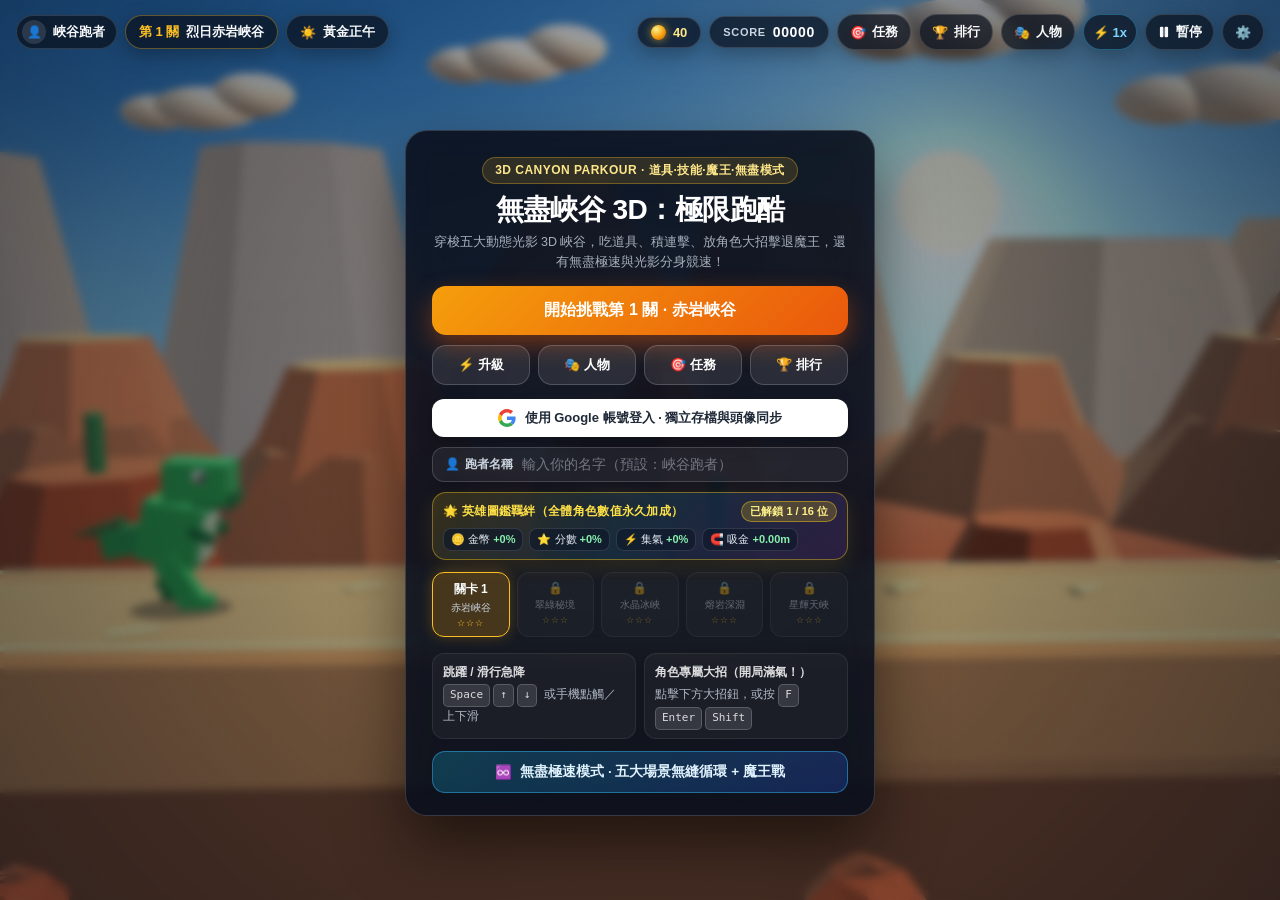
<file: games/canyon-parkour-3d/index.html>
<!DOCTYPE html>
<html lang="zh-Hant">
<head>
  <meta charset="UTF-8" />
  <meta name="viewport" content="width=device-width, initial-scale=1.0, maximum-scale=1.0, user-scalable=no, viewport-fit=cover" />
  <meta name="apple-mobile-web-app-capable" content="yes" />
  <meta name="mobile-web-app-capable" content="yes" />
  <meta name="theme-color" content="#090d16" />
  <title>無盡峽谷 3D — 高畫質橫向跑酷關卡遊戲</title>
  <meta name="description" content="高畫質 3D 橫向跑酷關卡網頁遊戲：隨進度切換五大 3D 場景、多層視差峽谷、黃金正午至星夜動態光影循環、過關金幣與 3D 人物商店、粒子特效與即時合成音效。" />
  <style>
    :root {
      --bg-void: #090d16;
      --surface: rgba(11, 17, 30, 0.72);
      --surface-strong: rgba(11, 17, 30, 0.88);
      --border: rgba(255, 255, 255, 0.14);
      --border-hi: rgba(255, 255, 255, 0.28);
      --text: #f8fafc;
      --muted: #cbd5e1;
      --gold: #fbbf24;
      --gold-deep: #d97706;
      --accent: #f59e0b;
      --accent-2: #ea580c;
      --emerald: #34d399;
      --cyan: #38bdf8;
      --danger: #fb7185;
    }

    * {
      box-sizing: border-box;
      margin: 0;
      padding: 0;
      -webkit-tap-highlight-color: transparent;
      -webkit-touch-callout: none;
      user-select: none;
    }

    html, body {
      width: 100%;
      height: 100%;
      overflow: hidden;
      overscroll-behavior: none;
      background: var(--bg-void);
      color: var(--text);
      font-family: "Inter", -apple-system, BlinkMacSystemFont, "Segoe UI", "PingFang TC", "Noto Sans TC", "Microsoft JhengHei", sans-serif;
    }

    button {
      touch-action: manipulation;
    }

    .app-root {
      position: fixed;
      inset: 0;
      width: 100vw;
      height: 100vh;
      height: 100dvh;
      overflow: hidden;
      background: var(--bg-void);
    }

    canvas#glCanvas {
      display: block;
      width: 100%;
      height: 100%;
      touch-action: none;
    }

    /* ================= HUD ================= */
    .hud-top {
      position: absolute;
      top: 14px;
      left: 16px;
      right: 16px;
      display: flex;
      align-items: center;
      justify-content: space-between;
      gap: 10px;
      z-index: 35;
      pointer-events: none;
    }

    .hud-cluster {
      display: flex;
      align-items: center;
      gap: 8px;
      pointer-events: auto;
      flex-wrap: wrap;
    }

    .pill {
      display: inline-flex;
      align-items: center;
      gap: 7px;
      padding: 7px 13px;
      border-radius: 999px;
      background: var(--surface);
      backdrop-filter: blur(14px);
      -webkit-backdrop-filter: blur(14px);
      border: 1px solid var(--border);
      font-size: 13px;
      font-weight: 600;
      color: var(--text);
      box-shadow: 0 6px 20px rgba(0, 0, 0, 0.28);
      white-space: nowrap;
    }

    .pill-stage {
      border-color: rgba(251, 191, 36, 0.35);
    }

    .pill-stage .stage-num {
      color: var(--gold);
      font-weight: 800;
    }

    .pill-coins {
      color: #fde68a;
      font-variant-numeric: tabular-nums;
      font-weight: 700;
    }

    .pill-coins .coin-dot {
      width: 15px;
      height: 15px;
      border-radius: 50%;
      background: radial-gradient(circle at 35% 30%, #fef08a 0%, #f59e0b 55%, #b45309 100%);
      box-shadow: 0 0 8px rgba(251, 191, 36, 0.65);
      display: inline-block;
      flex-shrink: 0;
    }

    .pill-score {
      font-variant-numeric: tabular-nums;
      letter-spacing: 0.05em;
    }

    .pill-score .score-val {
      color: #ffffff;
      font-weight: 800;
      font-size: 14px;
    }

    .pill-shield {
      color: #7dd3fc;
      border-color: rgba(56, 189, 248, 0.4);
      display: none;
    }

    .pill-shield.active {
      display: inline-flex;
    }

    .hud-btn {
      height: 36px;
      padding: 0 12px;
      border-radius: 999px;
      border: 1px solid var(--border);
      background: var(--surface);
      backdrop-filter: blur(14px);
      -webkit-backdrop-filter: blur(14px);
      color: var(--text);
      font-size: 13px;
      font-weight: 600;
      display: inline-flex;
      align-items: center;
      justify-content: center;
      gap: 6px;
      cursor: pointer;
      transition: background 0.16s ease, transform 0.12s ease, border-color 0.16s ease;
      box-shadow: 0 6px 18px rgba(0, 0, 0, 0.24);
    }

    .hud-btn.icon-only {
      width: 36px;
      padding: 0;
    }

    .hud-btn:hover {
      background: rgba(255, 255, 255, 0.16);
      border-color: var(--border-hi);
    }

    .hud-btn:active {
      transform: scale(0.94);
    }

    .hud-btn svg {
      width: 16px;
      height: 16px;
      stroke: currentColor;
      fill: none;
      stroke-width: 2;
      stroke-linecap: round;
      stroke-linejoin: round;
    }

    /* Stage Progress Bar */
    .progress-wrap {
      position: absolute;
      top: 60px;
      left: 50%;
      transform: translateX(-50%);
      width: min(440px, calc(100vw - 40px));
      z-index: 18;
      pointer-events: none;
      transition: opacity 0.25s ease;
    }

    .progress-wrap.hidden {
      opacity: 0;
    }

    .progress-meta {
      display: flex;
      justify-content: space-between;
      font-size: 11px;
      font-weight: 700;
      color: rgba(255, 255, 255, 0.85);
      text-shadow: 0 1px 6px rgba(0, 0, 0, 0.7);
      margin-bottom: 5px;
      letter-spacing: 0.03em;
    }

    .progress-track {
      position: relative;
      height: 8px;
      border-radius: 999px;
      background: rgba(15, 23, 42, 0.62);
      border: 1px solid rgba(255, 255, 255, 0.18);
      overflow: hidden;
      backdrop-filter: blur(8px);
    }

    .progress-fill {
      height: 100%;
      width: 0%;
      border-radius: 999px;
      background: linear-gradient(90deg, #f59e0b 0%, #fde047 65%, #34d399 100%);
      box-shadow: 0 0 12px rgba(251, 191, 36, 0.7);
      transition: width 0.08s linear;
    }

    /* Floating Toast */
    .toast-banner {
      position: absolute;
      top: 100px;
      left: 50%;
      transform: translateX(-50%) translateY(-10px);
      padding: 8px 18px;
      border-radius: 999px;
      background: linear-gradient(135deg, rgba(245, 158, 11, 0.94), rgba(234, 88, 12, 0.94));
      color: #fff;
      font-size: 13px;
      font-weight: 700;
      letter-spacing: 0.03em;
      box-shadow: 0 10px 28px rgba(234, 88, 12, 0.45);
      opacity: 0;
      pointer-events: none;
      transition: opacity 0.24s ease, transform 0.24s ease;
      z-index: 45;
      white-space: nowrap;
    }

    .toast-banner.show {
      opacity: 1;
      transform: translateX(-50%) translateY(0);
    }

    /* ================= OVERLAYS ================= */
    .overlay {
      position: absolute;
      inset: 0;
      display: flex;
      align-items: center;
      justify-content: center;
      padding: 64px 18px 18px;
      background: radial-gradient(circle at 50% 45%, rgba(9, 13, 22, 0.26) 0%, rgba(9, 13, 22, 0.62) 100%);
      backdrop-filter: blur(4px);
      -webkit-backdrop-filter: blur(4px);
      z-index: 30;
      transition: opacity 0.22s ease, visibility 0.22s ease;
    }

    .overlay.hidden {
      display: none;
      opacity: 0;
      visibility: hidden;
      pointer-events: none;
    }

    /* Shop overlay leaves the left/top 3D viewport crystal clear so you see the live 3D character! */
    .overlay.shop-mode {
      align-items: flex-end;
      justify-content: flex-end;
      background: linear-gradient(90deg, rgba(9, 13, 22, 0.05) 0%, rgba(9, 13, 22, 0.28) 45%, rgba(9, 13, 22, 0.82) 100%);
      backdrop-filter: none;
      -webkit-backdrop-filter: none;
      padding: 68px 20px 20px;
    }

    .panel {
      width: 100%;
      max-width: 470px;
      padding: 26px 26px 22px;
      border-radius: 22px;
      background: var(--surface-strong);
      backdrop-filter: blur(20px);
      -webkit-backdrop-filter: blur(20px);
      border: 1px solid rgba(255, 255, 255, 0.16);
      box-shadow: 0 28px 64px rgba(0, 0, 0, 0.55);
      text-align: center;
    }

    .panel h1, .panel h2 {
      font-size: 26px;
      font-weight: 800;
      letter-spacing: -0.02em;
      margin-bottom: 8px;
      color: #ffffff;
    }

    .panel .subtitle {
      font-size: 13.5px;
      line-height: 1.6;
      color: var(--muted);
      margin-bottom: 18px;
    }

    .tag-line {
      display: inline-flex;
      align-items: center;
      gap: 6px;
      padding: 4px 12px;
      border-radius: 999px;
      background: rgba(251, 191, 36, 0.14);
      border: 1px solid rgba(251, 191, 36, 0.32);
      color: #fde68a;
      font-size: 12px;
      font-weight: 700;
      margin-bottom: 10px;
      letter-spacing: 0.04em;
    }

    /* Player Name Input on Start Screen */
    .name-field {
      display: flex;
      align-items: center;
      gap: 9px;
      padding: 8px 13px;
      margin-bottom: 14px;
      border-radius: 13px;
      background: rgba(255, 255, 255, 0.06);
      border: 1px solid rgba(255, 255, 255, 0.16);
      transition: border-color 0.16s ease, background 0.16s ease, box-shadow 0.16s ease;
    }

    .name-field:focus-within {
      border-color: var(--gold);
      background: rgba(255, 255, 255, 0.10);
      box-shadow: 0 0 0 3px rgba(251, 191, 36, 0.18);
    }

    .name-field label {
      font-size: 12px;
      font-weight: 700;
      color: var(--muted);
      white-space: nowrap;
      display: inline-flex;
      align-items: center;
      gap: 5px;
    }

    .name-input {
      flex: 1;
      min-width: 0;
      background: transparent;
      border: none;
      outline: none;
      color: #ffffff;
      font-size: 14px;
      font-weight: 700;
      font-family: inherit;
      user-select: text;
      -webkit-user-select: text;
    }

    .name-input::placeholder {
      color: rgba(203, 213, 225, 0.48);
      font-weight: 500;
    }

    /* Stage Selector Pills on Start Screen */
    .stage-strip {
      display: grid;
      grid-template-columns: repeat(5, 1fr);
      gap: 7px;
      margin-bottom: 16px;
    }

    .stage-chip {
      position: relative;
      padding: 8px 4px;
      border-radius: 12px;
      background: rgba(255, 255, 255, 0.06);
      border: 1px solid rgba(255, 255, 255, 0.12);
      color: var(--text);
      cursor: pointer;
      transition: all 0.16s ease;
      display: flex;
      flex-direction: column;
      align-items: center;
      gap: 3px;
    }

    .stage-chip:hover:not(.locked) {
      background: rgba(255, 255, 255, 0.13);
      border-color: rgba(255, 255, 255, 0.3);
    }

    .stage-chip.selected {
      background: rgba(245, 158, 11, 0.22);
      border-color: var(--gold);
      box-shadow: 0 0 14px rgba(245, 158, 11, 0.28);
    }

    .stage-chip.locked {
      opacity: 0.42;
      cursor: not-allowed;
    }

    .stage-chip .sc-num {
      font-size: 12px;
      font-weight: 800;
    }

    .stage-chip .sc-name {
      font-size: 10px;
      color: var(--muted);
      white-space: nowrap;
      overflow: hidden;
      text-overflow: ellipsis;
      max-width: 100%;
    }

    .stage-chip .sc-stars {
      font-size: 9px;
      color: var(--gold);
      letter-spacing: 1px;
    }

    .controls-grid {
      display: grid;
      grid-template-columns: 1fr 1fr;
      gap: 9px;
      margin-bottom: 18px;
      text-align: left;
    }

    .ctrl-box {
      padding: 10px 12px;
      border-radius: 12px;
      background: rgba(255, 255, 255, 0.05);
      border: 1px solid rgba(255, 255, 255, 0.09);
      font-size: 12px;
      color: var(--muted);
    }

    .ctrl-box strong {
      display: block;
      color: #fff;
      font-size: 12.5px;
      margin-bottom: 3px;
    }

    .kbd {
      display: inline-block;
      padding: 1px 6px;
      border-radius: 5px;
      background: rgba(255, 255, 255, 0.14);
      border: 1px solid rgba(255, 255, 255, 0.22);
      color: #fff;
      font-size: 11px;
      font-family: ui-monospace, SFMono-Regular, Menlo, monospace;
      margin-right: 3px;
    }

    .btn-row {
      display: flex;
      gap: 10px;
    }

    .btn-primary {
      flex: 1;
      padding: 13px 18px;
      border: none;
      border-radius: 14px;
      background: linear-gradient(135deg, var(--accent) 0%, var(--accent-2) 100%);
      color: #fff;
      font-size: 15px;
      font-weight: 700;
      cursor: pointer;
      box-shadow: 0 10px 24px rgba(234, 88, 12, 0.42);
      transition: transform 0.12s ease, filter 0.16s ease;
    }

    .btn-primary:hover { filter: brightness(1.08); }
    .btn-primary:active { transform: scale(0.97); }

    .btn-secondary {
      padding: 13px 16px;
      border-radius: 14px;
      background: rgba(255, 255, 255, 0.09);
      border: 1px solid rgba(255, 255, 255, 0.18);
      color: #fff;
      font-size: 14px;
      font-weight: 700;
      cursor: pointer;
      transition: background 0.16s ease, transform 0.12s ease;
      white-space: nowrap;
    }

    .btn-secondary:hover { background: rgba(255, 255, 255, 0.17); }
    .btn-secondary:active { transform: scale(0.97); }

    /* Stats & Star Display */
    .stars-big {
      font-size: 32px;
      letter-spacing: 6px;
      margin-bottom: 12px;
      filter: drop-shadow(0 4px 12px rgba(251, 191, 36, 0.45));
    }

    .stats-grid {
      display: grid;
      grid-template-columns: repeat(3, 1fr);
      gap: 9px;
      margin-bottom: 18px;
    }

    .stat-card {
      padding: 11px 8px;
      border-radius: 13px;
      background: rgba(255, 255, 255, 0.06);
      border: 1px solid rgba(255, 255, 255, 0.1);
    }

    .stat-card .st-label {
      font-size: 11px;
      color: var(--muted);
      margin-bottom: 3px;
    }

    .stat-card .st-val {
      font-size: 18px;
      font-weight: 800;
      font-variant-numeric: tabular-nums;
      color: #fff;
    }

    .stat-card .st-val.gold { color: var(--gold); }
    .stat-card .st-val.green { color: var(--emerald); }

    /* ================= 3D CHARACTER SHOP ================= */
    .shop-drawer {
      width: min(500px, 100%);
      max-height: calc(100vh - 88px);
      display: flex;
      flex-direction: column;
      border-radius: 22px;
      background: rgba(10, 15, 28, 0.9);
      backdrop-filter: blur(22px);
      -webkit-backdrop-filter: blur(22px);
      border: 1px solid rgba(255, 255, 255, 0.16);
      box-shadow: 0 24px 60px rgba(0, 0, 0, 0.6);
      overflow: hidden;
    }

    .shop-header {
      display: flex;
      align-items: center;
      justify-content: space-between;
      padding: 16px 20px;
      border-bottom: 1px solid rgba(255, 255, 255, 0.1);
    }

    .shop-header h2 {
      font-size: 18px;
      font-weight: 800;
      margin: 0;
    }

    .shop-sub {
      font-size: 12px;
      color: var(--muted);
      margin-top: 2px;
    }

    .synergy-bar {
      margin: 10px 16px 0;
      padding: 10px 12px;
      border-radius: 14px;
      background: linear-gradient(135deg, rgba(250, 204, 21, 0.16), rgba(56, 189, 248, 0.14), rgba(168, 85, 247, 0.16));
      border: 1px solid rgba(250, 204, 21, 0.42);
      box-shadow: 0 6px 20px rgba(250, 204, 21, 0.12);
      text-align: left;
    }
    .synergy-bar.compact {
      margin: 0 0 12px;
      padding: 9px 12px;
    }
    .syn-head {
      display: flex;
      align-items: center;
      justify-content: space-between;
      gap: 8px;
      margin-bottom: 6px;
      flex-wrap: wrap;
    }
    .syn-title {
      font-size: 12px;
      font-weight: 900;
      color: #fde047;
      letter-spacing: 0.3px;
    }
    .syn-count {
      font-size: 11px;
      font-weight: 800;
      padding: 2px 8px;
      border-radius: 999px;
      background: rgba(250, 204, 21, 0.2);
      color: #fef08a;
      border: 1px solid rgba(250, 204, 21, 0.45);
    }
    .syn-chips {
      display: flex;
      flex-wrap: wrap;
      gap: 6px;
    }
    .syn-chip {
      font-size: 11px;
      color: #e2e8f0;
      background: rgba(15, 23, 42, 0.65);
      border: 1px solid rgba(255, 255, 255, 0.12);
      border-radius: 8px;
      padding: 3px 7px;
    }
    .syn-chip b { color: #86efac; }
    .syn-hint {
      font-size: 10.5px;
      color: #cbd5e1;
      margin-top: 6px;
      line-height: 1.35;
    }

    .shop-list {
      padding: 14px 16px;
      display: grid;
      grid-template-columns: 1fr 1fr;
      gap: 10px;
      overflow-y: auto;
    }

    .char-card {
      position: relative;
      padding: 12px;
      border-radius: 15px;
      background: rgba(255, 255, 255, 0.05);
      border: 1.5px solid rgba(255, 255, 255, 0.1);
      text-align: left;
      cursor: pointer;
      transition: all 0.16s ease;
      display: flex;
      flex-direction: column;
      gap: 5px;
    }

    .char-card:hover {
      background: rgba(255, 255, 255, 0.1);
      border-color: rgba(255, 255, 255, 0.25);
    }

    .char-card.previewing {
      background: rgba(245, 158, 11, 0.14);
      border-color: var(--gold);
      box-shadow: 0 0 18px rgba(245, 158, 11, 0.22);
    }

    .char-top {
      display: flex;
      align-items: center;
      justify-content: space-between;
      gap: 6px;
    }

    .char-swatch {
      width: 34px;
      height: 34px;
      border-radius: 10px;
      display: inline-flex;
      align-items: center;
      justify-content: center;
      font-size: 16px;
      border: 1px solid rgba(255, 255, 255, 0.28);
      flex-shrink: 0;
      overflow: hidden;
    }

    .char-swatch img {
      width: 100%;
      height: 100%;
      object-fit: cover;
      display: block;
    }

    .char-status {
      font-size: 11px;
      font-weight: 700;
      padding: 2px 8px;
      border-radius: 999px;
    }

    .char-status.equipped {
      background: rgba(52, 211, 153, 0.2);
      color: #6ee7b7;
      border: 1px solid rgba(52, 211, 153, 0.4);
    }

    .char-status.owned {
      background: rgba(255, 255, 255, 0.1);
      color: #e2e8f0;
    }

    .char-status.price {
      background: rgba(251, 191, 36, 0.16);
      color: #fde68a;
      border: 1px solid rgba(251, 191, 36, 0.35);
    }

    .char-name {
      font-size: 14px;
      font-weight: 800;
      color: #fff;
    }

    .char-perk {
      font-size: 11.5px;
      color: var(--muted);
      line-height: 1.4;
    }

    .shop-footer {
      padding: 14px 18px;
      border-top: 1px solid rgba(255, 255, 255, 0.1);
      display: flex;
      align-items: center;
      justify-content: space-between;
      gap: 12px;
      background: rgba(0, 0, 0, 0.22);
    }

    .shop-selected-info {
      text-align: left;
      flex: 1;
      min-width: 0;
    }

    .shop-selected-info .ss-name {
      font-size: 14px;
      font-weight: 800;
      color: #fff;
    }

    .shop-selected-info .ss-desc {
      font-size: 11.5px;
      color: var(--muted);
      white-space: nowrap;
      overflow: hidden;
      text-overflow: ellipsis;
    }

    .shop-preview-label {
      position: absolute;
      left: 24px;
      bottom: 24px;
      padding: 10px 16px;
      border-radius: 14px;
      background: var(--surface);
      backdrop-filter: blur(12px);
      border: 1px solid var(--border);
      text-align: left;
      pointer-events: none;
    }

    .shop-preview-label .spl-tag {
      font-size: 11px;
      color: var(--gold);
      font-weight: 700;
      letter-spacing: 0.05em;
    }

    .shop-preview-label .spl-name {
      font-size: 18px;
      font-weight: 800;
      color: #fff;
    }

    /* ================= LEADERBOARD ================= */
    .lb-panel {
      width: min(520px, 100%);
      max-height: calc(100vh - 76px);
      display: flex;
      flex-direction: column;
      border-radius: 22px;
      background: rgba(10, 15, 28, 0.92);
      backdrop-filter: blur(22px);
      -webkit-backdrop-filter: blur(22px);
      border: 1px solid rgba(255, 255, 255, 0.16);
      box-shadow: 0 28px 64px rgba(0, 0, 0, 0.62);
      overflow: hidden;
    }

    .lb-header {
      display: flex;
      align-items: center;
      justify-content: space-between;
      padding: 16px 20px 12px;
      border-bottom: 1px solid rgba(255, 255, 255, 0.1);
      text-align: left;
    }

    .lb-header h2 {
      font-size: 19px;
      font-weight: 800;
      margin: 0;
      color: #fff;
    }

    .lb-sub {
      font-size: 12px;
      color: var(--muted);
      margin-top: 2px;
    }

    .lb-tabs {
      display: flex;
      align-items: center;
      justify-content: space-between;
      gap: 8px;
      padding: 10px 18px;
      background: rgba(255, 255, 255, 0.03);
      border-bottom: 1px solid rgba(255, 255, 255, 0.08);
    }

    .lb-tab-group {
      display: inline-flex;
      gap: 6px;
    }

    .lb-tab {
      padding: 6px 13px;
      border-radius: 999px;
      border: 1px solid rgba(255, 255, 255, 0.14);
      background: rgba(255, 255, 255, 0.05);
      color: var(--muted);
      font-size: 12px;
      font-weight: 700;
      cursor: pointer;
      transition: all 0.15s ease;
    }

    .lb-tab.active {
      background: rgba(245, 158, 11, 0.22);
      border-color: var(--gold);
      color: #fde68a;
    }

    .lb-clear-btn {
      padding: 5px 10px;
      border-radius: 999px;
      border: 1px solid rgba(255, 255, 255, 0.12);
      background: transparent;
      color: var(--muted);
      font-size: 11px;
      font-weight: 600;
      cursor: pointer;
      transition: all 0.15s ease;
    }

    .lb-clear-btn:hover {
      color: #fda4af;
      border-color: rgba(251, 113, 133, 0.45);
      background: rgba(251, 113, 133, 0.1);
    }

    .lb-list {
      padding: 12px 16px 16px;
      display: flex;
      flex-direction: column;
      gap: 8px;
      overflow-y: auto;
    }

    .lb-row {
      display: flex;
      align-items: center;
      gap: 11px;
      padding: 10px 12px;
      border-radius: 14px;
      background: rgba(255, 255, 255, 0.045);
      border: 1px solid rgba(255, 255, 255, 0.08);
      text-align: left;
    }

    .lb-row.is-latest {
      background: rgba(245, 158, 11, 0.15);
      border-color: rgba(251, 191, 36, 0.52);
      box-shadow: 0 0 18px rgba(245, 158, 11, 0.16);
    }

    .lb-rank {
      width: 30px;
      text-align: center;
      font-size: 15px;
      font-weight: 800;
      color: var(--muted);
      font-variant-numeric: tabular-nums;
      flex-shrink: 0;
    }

    .lb-rank.top1 { font-size: 19px; color: #fde047; }
    .lb-rank.top2 { font-size: 18px; color: #e2e8f0; }
    .lb-rank.top3 { font-size: 18px; color: #fdba74; }

    .lb-info {
      flex: 1;
      min-width: 0;
    }

    .lb-name-line {
      display: flex;
      align-items: center;
      gap: 6px;
    }

    .lb-name {
      font-size: 14px;
      font-weight: 800;
      color: #fff;
      white-space: nowrap;
      overflow: hidden;
      text-overflow: ellipsis;
    }

    .lb-badge {
      font-size: 10px;
      font-weight: 700;
      padding: 1px 6px;
      border-radius: 999px;
      flex-shrink: 0;
    }

    .lb-badge.new {
      background: rgba(52, 211, 153, 0.22);
      color: #6ee7b7;
      border: 1px solid rgba(52, 211, 153, 0.4);
    }

    .lb-badge.npc {
      background: rgba(255, 255, 255, 0.09);
      color: var(--muted);
    }

    .lb-meta {
      font-size: 11.5px;
      color: var(--muted);
      margin-top: 2px;
    }

    .lb-score-col {
      text-align: right;
      flex-shrink: 0;
      font-variant-numeric: tabular-nums;
    }

    .lb-score {
      font-size: 16px;
      font-weight: 800;
      color: #fde68a;
    }

    .lb-coins {
      font-size: 11px;
      color: var(--muted);
      margin-top: 1px;
    }

    .lb-empty {
      padding: 32px 16px;
      text-align: center;
      font-size: 13px;
      color: var(--muted);
    }

    .rank-callout {
      margin: -6px 0 14px;
      padding: 7px 12px;
      border-radius: 10px;
      background: rgba(251, 191, 36, 0.14);
      border: 1px solid rgba(251, 191, 36, 0.34);
      color: #fde68a;
      font-size: 12.5px;
      font-weight: 700;
    }

    /* ================= TOUCH CONTROLS ================= */
    .touch-bar {
      position: absolute;
      bottom: max(18px, env(safe-area-inset-bottom, 0px) + 12px);
      left: max(18px, env(safe-area-inset-left, 0px) + 14px);
      right: max(18px, env(safe-area-inset-right, 0px) + 14px);
      display: flex;
      justify-content: space-between;
      align-items: flex-end;
      pointer-events: none;
      z-index: 22;
      transition: opacity 0.2s ease;
    }

    .touch-bar.hidden {
      opacity: 0;
      visibility: hidden;
    }

    .touch-btn {
      pointer-events: auto;
      touch-action: none;
      display: inline-flex;
      align-items: center;
      justify-content: center;
      gap: 8px;
      min-height: 52px;
      padding: 13px 22px;
      border-radius: 18px;
      border: 1.5px solid rgba(255, 255, 255, 0.24);
      background: rgba(11, 17, 30, 0.58);
      backdrop-filter: blur(12px);
      -webkit-backdrop-filter: blur(12px);
      color: #fff;
      font-size: 14px;
      font-weight: 700;
      cursor: pointer;
      box-shadow: 0 10px 24px rgba(0, 0, 0, 0.34);
      transition: transform 0.08s ease, background 0.12s ease, border-color 0.12s ease;
    }

    .touch-btn:active, .touch-btn.pressed {
      transform: scale(0.93);
      background: rgba(245, 158, 11, 0.78);
      border-color: rgba(253, 224, 71, 0.88);
    }

    .panel {
      max-height: calc(100dvh - 24px);
      overflow-y: auto;
      -webkit-overflow-scrolling: touch;
    }

    @media (max-width: 720px) {
      .hud-top {
        top: max(10px, env(safe-area-inset-top, 0px) + 6px);
        left: max(10px, env(safe-area-inset-left, 0px) + 8px);
        right: max(10px, env(safe-area-inset-right, 0px) + 8px);
        flex-direction: column;
        align-items: stretch;
        gap: 6px;
      }
      .hud-cluster {
        justify-content: space-between;
        flex-wrap: nowrap;
        gap: 5px;
      }
      .pill { padding: 5px 9px; font-size: 11.5px; }
      .hud-btn { height: 34px; padding: 0 9px; font-size: 12px; }
      .hud-btn.icon-only { width: 34px; }
      .hide-sm { display: none; }
      .progress-wrap { top: max(92px, env(safe-area-inset-top, 0px) + 86px); }
      .toast-banner { top: max(128px, env(safe-area-inset-top, 0px) + 122px); font-size: 12px; padding: 6px 14px; }
      .overlay { padding: 12px; }
      .overlay.shop-mode {
        padding: 52px 10px max(10px, env(safe-area-inset-bottom, 0px) + 8px);
        align-items: flex-end;
        justify-content: center;
        background: linear-gradient(180deg, rgba(9, 13, 22, 0.04) 0%, rgba(9, 13, 22, 0.18) 38%, rgba(9, 13, 22, 0.86) 100%);
      }
      .shop-drawer { max-height: 54dvh; }
      .shop-preview-label { display: none; }
      .shop-list { grid-template-columns: 1fr 1fr; gap: 8px; padding: 10px 12px; }
      .char-card { padding: 9px; }
      .char-perk { font-size: 10.5px; }
      .stage-strip { grid-template-columns: repeat(5, 1fr); gap: 5px; }
      .panel { padding: 18px 14px 16px; border-radius: 18px; }
      .panel h1, .panel h2 { font-size: 21px; }
      .panel .subtitle { font-size: 12.5px; margin-bottom: 12px; }
      .controls-grid { grid-template-columns: 1fr 1fr; gap: 7px; margin-bottom: 14px; }
      .ctrl-box { padding: 8px 9px; font-size: 11px; }
      .btn-row { gap: 7px; }
      .btn-primary, .btn-secondary { padding: 11px 12px; font-size: 13.5px; }
      .touch-btn {
        min-height: 62px;
        min-width: 126px;
        padding: 14px 18px;
        font-size: 14.5px;
        border-radius: 20px;
      }
      .lb-panel { max-height: calc(100dvh - 36px); }
    }

    @media (max-height: 500px) {
      .hud-top {
        top: 8px;
        left: max(12px, env(safe-area-inset-left, 0px) + 8px);
        right: max(12px, env(safe-area-inset-right, 0px) + 8px);
        flex-direction: row;
        align-items: center;
        gap: 6px;
      }
      .hud-cluster { flex-wrap: nowrap; gap: 5px; }
      .hide-sm { display: none; }
      .pill { padding: 5px 10px; font-size: 12px; }
      .hud-btn { height: 32px; padding: 0 9px; font-size: 12px; }
      .hud-btn.icon-only { width: 32px; }
      .progress-wrap { top: 48px; width: min(340px, 50vw); }
      .toast-banner { top: 82px; font-size: 12px; padding: 6px 14px; }
      .panel { padding: 14px 16px; max-width: 540px; }
      .panel h1, .panel h2 { font-size: 19px; margin-bottom: 4px; }
      .panel .subtitle { font-size: 12px; margin-bottom: 10px; line-height: 1.45; }
      .tag-line { margin-bottom: 6px; font-size: 11px; }
      .name-field { margin-bottom: 9px; padding: 6px 11px; }
      .stage-strip { margin-bottom: 9px; }
      .controls-grid { margin-bottom: 10px; }
      .touch-btn { min-height: 54px; padding: 10px 18px; }
      .shop-drawer { max-height: calc(100dvh - 60px); width: min(380px, 54vw); }
      .overlay.shop-mode { align-items: center; justify-content: flex-end; padding: 48px 12px 10px; }
      .shop-list { grid-template-columns: 1fr; }
    }

    /* ================= FLOATING 3D POPUPS & COMBO/BUFF BAR ================= */
    .float-layer {
      position: absolute;
      inset: 0;
      pointer-events: none;
      overflow: hidden;
      z-index: 19;
    }

    .float-pop {
      position: absolute;
      transform: translate(-50%, -50%);
      font-weight: 800;
      font-size: 15px;
      letter-spacing: 0.03em;
      white-space: nowrap;
      text-shadow: 0 2px 10px rgba(0, 0, 0, 0.85), 0 0 12px rgba(0, 0, 0, 0.55);
      will-change: transform, opacity;
    }

    .buff-bar {
      position: absolute;
      top: 96px;
      left: 16px;
      display: flex;
      flex-direction: column;
      align-items: flex-start;
      gap: 6px;
      pointer-events: none;
      z-index: 19;
    }

    #activeBuffs {
      display: flex;
      flex-wrap: wrap;
      gap: 6px;
    }

    .combo-pill {
      display: none;
      align-items: center;
      gap: 6px;
      padding: 6px 13px;
      border-radius: 999px;
      background: linear-gradient(135deg, rgba(245, 158, 11, 0.92), rgba(220, 38, 38, 0.9));
      border: 1px solid rgba(254, 240, 138, 0.6);
      color: #fff;
      font-size: 13px;
      font-weight: 800;
      font-variant-numeric: tabular-nums;
      box-shadow: 0 8px 22px rgba(234, 88, 12, 0.45);
      transform-origin: left center;
      transition: transform 0.12s ease;
    }

    .combo-pill.show { display: inline-flex; }
    .combo-pill.pop { transform: scale(1.16); }

    .buff-pill {
      display: inline-flex;
      align-items: center;
      gap: 6px;
      padding: 5px 11px;
      border-radius: 999px;
      background: rgba(11, 17, 30, 0.78);
      backdrop-filter: blur(10px);
      border: 1px solid rgba(255, 255, 255, 0.22);
      color: #fff;
      font-size: 12px;
      font-weight: 700;
      font-variant-numeric: tabular-nums;
      box-shadow: 0 6px 16px rgba(0, 0, 0, 0.3);
    }

    .buff-pill.magnet { border-color: rgba(56, 189, 248, 0.65); color: #7dd3fc; }
    .buff-pill.dash { border-color: rgba(251, 146, 60, 0.75); color: #fdba74; }
    .buff-pill.double { border-color: rgba(52, 211, 153, 0.7); color: #6ee7b7; }
    .buff-pill.slow { border-color: rgba(192, 132, 252, 0.7); color: #e9d5ff; }
    .buff-pill.flight { border-color: rgba(56, 189, 248, 0.75); color: #bae6fd; }
    .buff-pill.boss { border-color: rgba(251, 113, 133, 0.8); color: #fda4af; background: rgba(127, 29, 29, 0.72); }

    /* Ultimate Skill Button in Bottom Center */
    .skill-btn {
      pointer-events: auto;
      touch-action: none;
      position: relative;
      overflow: hidden;
      display: inline-flex;
      flex-direction: column;
      align-items: center;
      justify-content: center;
      min-width: 158px;
      min-height: 56px;
      padding: 8px 18px;
      border-radius: 18px;
      border: 2px solid rgba(255, 255, 255, 0.28);
      background: rgba(11, 17, 30, 0.78);
      backdrop-filter: blur(12px);
      -webkit-backdrop-filter: blur(12px);
      color: #e2e8f0;
      font-size: 13px;
      font-weight: 800;
      cursor: pointer;
      transition: transform 0.1s ease, border-color 0.2s ease, box-shadow 0.2s ease;
    }

    .skill-btn .skill-fill {
      position: absolute;
      left: 0;
      bottom: 0;
      top: 0;
      width: 0%;
      background: linear-gradient(90deg, rgba(56, 189, 248, 0.36), rgba(245, 158, 11, 0.56));
      transition: width 0.12s linear;
      z-index: 0;
    }

    .skill-btn .skill-text {
      position: relative;
      z-index: 1;
      display: flex;
      align-items: center;
      gap: 6px;
      font-size: 13.5px;
      font-weight: 900;
    }

    .skill-btn .skill-sub {
      position: relative;
      z-index: 1;
      font-size: 10.5px;
      opacity: 0.9;
      margin-top: 2px;
    }

    @keyframes skillPulse {
      0%, 100% { box-shadow: 0 0 18px rgba(251, 191, 36, 0.65); filter: brightness(1); }
      50% { box-shadow: 0 0 36px rgba(253, 224, 71, 1); filter: brightness(1.16); }
    }

    .skill-btn.ready {
      color: #fff;
      border-color: #fef08a;
      background: linear-gradient(135deg, rgba(245, 158, 11, 0.94), rgba(234, 88, 12, 0.95));
      animation: skillPulse 1.15s ease-in-out infinite;
    }

    .skill-btn.ready:active {
      transform: scale(0.93);
      animation: none;
    }

    .ult-flash {
      position: absolute;
      inset: 0;
      pointer-events: none;
      z-index: 24;
      opacity: 0;
      transition: opacity 0.42s ease-out;
    }
    .ult-flash.boom {
      opacity: 0.52;
      transition: none;
    }

    /* Notification Dot for Claimable Missions */
    .has-notif { position: relative; }
    .notif-dot {
      position: absolute;
      top: -3px;
      right: -3px;
      width: 10px;
      height: 10px;
      border-radius: 50%;
      background: #fb7185;
      border: 2px solid #090d16;
      display: none;
    }
    .notif-dot.show { display: block; }

    /* Endless Mode Button */
    .btn-endless {
      width: 100%;
      margin-top: 8px;
      padding: 11px 16px;
      border-radius: 13px;
      border: 1px solid rgba(56, 189, 248, 0.45);
      background: linear-gradient(135deg, rgba(14, 116, 144, 0.42), rgba(30, 58, 138, 0.52));
      color: #e0f2fe;
      font-size: 13.5px;
      font-weight: 800;
      cursor: pointer;
      display: flex;
      align-items: center;
      justify-content: center;
      gap: 8px;
      transition: filter 0.16s ease, transform 0.1s ease, border-color 0.16s ease;
    }
    .btn-endless:hover { filter: brightness(1.14); border-color: rgba(125, 211, 252, 0.8); }
    .btn-endless:active { transform: scale(0.98); }

    /* Missions Modal Rows */
    .mission-row {
      display: flex;
      align-items: center;
      gap: 12px;
      padding: 11px 13px;
      border-radius: 14px;
      background: rgba(255, 255, 255, 0.045);
      border: 1px solid rgba(255, 255, 255, 0.09);
      text-align: left;
    }
    .mission-row.done {
      border-color: rgba(52, 211, 153, 0.42);
      background: rgba(16, 185, 129, 0.1);
    }
    .mission-info { flex: 1; min-width: 0; }
    .mission-title { font-size: 13.5px; font-weight: 800; color: #fff; }
    .mission-desc { font-size: 11.5px; color: var(--muted); margin-top: 2px; }
    .mission-bar {
      height: 5px;
      margin-top: 6px;
      border-radius: 999px;
      background: rgba(255, 255, 255, 0.12);
      overflow: hidden;
    }
    .mission-bar-fill {
      height: 100%;
      border-radius: 999px;
      background: linear-gradient(90deg, #f59e0b, #34d399);
    }
    .mission-btn {
      padding: 7px 12px;
      border-radius: 10px;
      border: none;
      font-size: 12px;
      font-weight: 800;
      cursor: pointer;
      white-space: nowrap;
      flex-shrink: 0;
    }
    .mission-btn.claim {
      background: linear-gradient(135deg, #f59e0b, #ea580c);
      color: #fff;
      box-shadow: 0 6px 16px rgba(234, 88, 12, 0.4);
    }
    .mission-btn.claimed {
      background: rgba(52, 211, 153, 0.18);
      color: #6ee7b7;
      cursor: default;
    }
    .mission-btn.pending {
      background: rgba(255, 255, 255, 0.08);
      color: var(--muted);
      cursor: default;
    }

    @media (max-width: 720px) {
      .buff-bar { top: 130px; left: 10px; }
      .skill-btn { min-width: 92px; min-height: 62px; padding: 6px 10px; border-radius: 18px; }
      .touch-btn { min-width: 104px; padding: 12px 12px; font-size: 13px; }
    }

    /* ================= GOOGLE SIGN-IN & ACCOUNT SYSTEM ================= */
    .hud-account-btn {
      padding: 4px 11px 4px 5px;
      gap: 7px;
      border-radius: 999px;
      background: var(--surface);
      border: 1px solid var(--border);
      color: var(--text);
      font-size: 12.5px;
      font-weight: 700;
      cursor: pointer;
      display: inline-flex;
      align-items: center;
      backdrop-filter: blur(12px);
      -webkit-backdrop-filter: blur(12px);
      transition: transform 0.12s ease, border-color 0.18s ease, background 0.18s ease;
    }
    .hud-account-btn:hover {
      border-color: rgba(96, 165, 250, 0.7);
      background: rgba(18, 28, 48, 0.86);
    }
    .hud-account-btn.signed-in {
      border-color: rgba(52, 211, 153, 0.45);
    }
    .g-avatar {
      width: 24px;
      height: 24px;
      border-radius: 50%;
      display: inline-flex;
      align-items: center;
      justify-content: center;
      font-size: 12px;
      font-weight: 800;
      color: #fff;
      background: rgba(255, 255, 255, 0.12);
      overflow: hidden;
      flex-shrink: 0;
      position: relative;
    }
    .g-avatar img {
      width: 100%;
      height: 100%;
      object-fit: cover;
      display: block;
    }
    .g-avatar.lg {
      width: 44px;
      height: 44px;
      font-size: 18px;
      box-shadow: 0 6px 16px rgba(0, 0, 0, 0.35);
    }
    .g-online-dot {
      width: 7px;
      height: 7px;
      border-radius: 50%;
      background: #34d399;
      box-shadow: 0 0 8px rgba(52, 211, 153, 0.8);
      display: none;
      flex-shrink: 0;
    }
    .hud-account-btn.signed-in .g-online-dot { display: inline-block; }

    /* Start Screen Google Sign-In Button & Signed-In Banner */
    .google-start-wrap {
      margin-bottom: 10px;
    }
    .btn-google-signin {
      width: 100%;
      padding: 9px 14px;
      border-radius: 12px;
      border: 1px solid rgba(255, 255, 255, 0.22);
      background: #ffffff;
      color: #1f2937;
      font-size: 13px;
      font-weight: 700;
      cursor: pointer;
      display: flex;
      align-items: center;
      justify-content: center;
      gap: 9px;
      box-shadow: 0 6px 18px rgba(0, 0, 0, 0.28);
      transition: transform 0.1s ease, filter 0.16s ease, box-shadow 0.16s ease;
    }
    .btn-google-signin:hover {
      filter: brightness(0.97);
      box-shadow: 0 8px 22px rgba(66, 133, 244, 0.3);
    }
    .btn-google-signin:active { transform: scale(0.985); }
    .btn-google-signin svg { width: 18px; height: 18px; flex-shrink: 0; }

    .start-account-card {
      display: none;
      align-items: center;
      gap: 10px;
      padding: 8px 11px;
      border-radius: 12px;
      background: linear-gradient(135deg, rgba(66, 133, 244, 0.16), rgba(52, 168, 83, 0.12));
      border: 1px solid rgba(96, 165, 250, 0.42);
      text-align: left;
    }
    .start-account-card.show { display: flex; }
    .sac-info { flex: 1; min-width: 0; }
    .sac-name {
      font-size: 13px;
      font-weight: 800;
      color: #fff;
      display: flex;
      align-items: center;
      gap: 6px;
      white-space: nowrap;
      overflow: hidden;
      text-overflow: ellipsis;
    }
    .sac-email {
      font-size: 11px;
      color: var(--muted);
      white-space: nowrap;
      overflow: hidden;
      text-overflow: ellipsis;
    }
    .sac-badge {
      font-size: 10px;
      font-weight: 800;
      padding: 1px 6px;
      border-radius: 999px;
      background: rgba(52, 211, 153, 0.22);
      color: #6ee7b7;
      border: 1px solid rgba(52, 211, 153, 0.4);
      flex-shrink: 0;
    }
    .sac-btn {
      padding: 5px 10px;
      border-radius: 9px;
      border: 1px solid rgba(255, 255, 255, 0.18);
      background: rgba(255, 255, 255, 0.08);
      color: #e2e8f0;
      font-size: 11.5px;
      font-weight: 700;
      cursor: pointer;
      white-space: nowrap;
      flex-shrink: 0;
    }
    .sac-btn:hover { background: rgba(255, 255, 255, 0.16); }

    .lb-badge.google {
      background: rgba(66, 133, 244, 0.22);
      color: #93c5fd;
      border: 1px solid rgba(96, 165, 250, 0.45);
    }

    /* Account & Google Auth Modal */
    .auth-panel {
      width: 100%;
      max-width: 490px;
      max-height: 88dvh;
      overflow-y: auto;
      padding: 22px 22px 18px;
      border-radius: 22px;
      background: var(--surface-strong);
      backdrop-filter: blur(20px);
      -webkit-backdrop-filter: blur(20px);
      border: 1px solid rgba(255, 255, 255, 0.16);
      box-shadow: 0 28px 64px rgba(0, 0, 0, 0.6);
      text-align: left;
    }
    .auth-section {
      margin-top: 13px;
      padding: 13px 14px;
      border-radius: 14px;
      background: rgba(255, 255, 255, 0.045);
      border: 1px solid rgba(255, 255, 255, 0.09);
    }
    .auth-sec-title {
      font-size: 12.5px;
      font-weight: 800;
      color: #fff;
      margin-bottom: 8px;
      display: flex;
      align-items: center;
      justify-content: space-between;
      gap: 8px;
    }
    .auth-note {
      font-size: 11.5px;
      line-height: 1.5;
      color: var(--muted);
    }
    .auth-status-pill {
      display: inline-flex;
      align-items: center;
      gap: 5px;
      padding: 2px 8px;
      border-radius: 999px;
      font-size: 10.5px;
      font-weight: 800;
    }
    .auth-status-pill.ok { background: rgba(16, 185, 129, 0.2); color: #6ee7b7; border: 1px solid rgba(52, 211, 153, 0.4); }
    .auth-status-pill.warn { background: rgba(245, 158, 11, 0.18); color: #fcd34d; border: 1px solid rgba(251, 191, 36, 0.35); }
    .auth-input {
      width: 100%;
      padding: 9px 11px;
      border-radius: 10px;
      border: 1px solid rgba(255, 255, 255, 0.16);
      background: rgba(9, 13, 22, 0.65);
      color: #fff;
      font-size: 13px;
      font-weight: 600;
      outline: none;
      margin-bottom: 8px;
    }
    .auth-input:focus { border-color: rgba(96, 165, 250, 0.8); }
    .auth-input::placeholder { color: rgba(203, 213, 225, 0.45); }
    .auth-acct-list {
      display: flex;
      flex-direction: column;
      gap: 7px;
      margin-bottom: 10px;
    }
    .auth-acct-item {
      display: flex;
      align-items: center;
      gap: 10px;
      padding: 8px 10px;
      border-radius: 12px;
      background: rgba(255, 255, 255, 0.05);
      border: 1px solid rgba(255, 255, 255, 0.1);
      cursor: pointer;
      transition: border-color 0.15s ease, background 0.15s ease;
    }
    .auth-acct-item:hover {
      border-color: rgba(96, 165, 250, 0.6);
      background: rgba(59, 130, 246, 0.12);
    }
    .auth-acct-item.active {
      border-color: rgba(52, 211, 153, 0.65);
      background: rgba(16, 185, 129, 0.12);
    }
    .auth-check {
      display: flex;
      align-items: center;
      gap: 7px;
      font-size: 12px;
      color: var(--muted);
      margin-bottom: 10px;
      cursor: pointer;
    }
    .auth-profile-hero {
      display: flex;
      align-items: center;
      gap: 12px;
      padding: 12px;
      border-radius: 14px;
      background: linear-gradient(135deg, rgba(66, 133, 244, 0.18), rgba(16, 185, 129, 0.12));
      border: 1px solid rgba(96, 165, 250, 0.35);
    }
    .auth-mini-stats {
      display: grid;
      grid-template-columns: repeat(4, 1fr);
      gap: 7px;
      margin-top: 10px;
    }
    .auth-mini-stat {
      padding: 7px 6px;
      border-radius: 10px;
      background: rgba(9, 13, 22, 0.55);
      border: 1px solid rgba(255, 255, 255, 0.08);
      text-align: center;
    }
    .auth-mini-stat .ams-v { font-size: 14px; font-weight: 800; color: #fff; }
    .auth-mini-stat .ams-l { font-size: 10px; color: var(--muted); margin-top: 2px; }
    .gis-btn-slot {
      min-height: 44px;
      display: flex;
      align-items: center;
      justify-content: center;
      margin: 8px 0 4px;
    }
    .auth-details {
      margin-top: 8px;
    }
    .auth-details summary {
      font-size: 12px;
      font-weight: 700;
      color: #93c5fd;
      cursor: pointer;
      user-select: none;
    }
    .auth-details-body {
      margin-top: 8px;
      padding-top: 8px;
      border-top: 1px solid rgba(255, 255, 255, 0.08);
    }
    .auth-textarea {
      width: 100%;
      min-height: 58px;
      padding: 8px 10px;
      border-radius: 10px;
      border: 1px solid rgba(255, 255, 255, 0.14);
      background: rgba(9, 13, 22, 0.7);
      color: #cbd5e1;
      font-size: 11px;
      font-family: ui-monospace, SFMono-Regular, Menlo, monospace;
      resize: vertical;
      margin-top: 6px;
    }
    .btn-danger-soft {
      padding: 9px 14px;
      border-radius: 11px;
      border: 1px solid rgba(251, 113, 133, 0.45);
      background: rgba(190, 18, 60, 0.22);
      color: #fda4af;
      font-size: 12.5px;
      font-weight: 800;
      cursor: pointer;
    }
    .btn-danger-soft:hover { background: rgba(190, 18, 60, 0.38); }

    @media (max-width: 720px) {
      .hud-account-btn { padding: 3px 8px 3px 4px; font-size: 11.5px; }
      .hud-account-btn .hud-acct-name { max-width: 64px; overflow: hidden; text-overflow: ellipsis; white-space: nowrap; }
      .auth-panel { padding: 16px 14px; }
      .auth-mini-stats { grid-template-columns: repeat(2, 1fr); }
    }

    /* Game Speed Capsule & Clear Pause Button */
    .speed-group {
      pointer-events: auto; display: inline-flex; align-items: center; gap: 2px;
      padding: 3px 4px 3px 7px; border-radius: 999px;
      background: rgba(12, 10, 28, 0.86); border: 1px solid var(--border, rgba(255,255,255,0.16));
      backdrop-filter: blur(10px); box-shadow: 0 6px 18px rgba(0, 0, 0, 0.35);
    }
    .speed-group .spd-ico { font-size: 11px; margin-right: 2px; color: #fde047; line-height: 1; }
    .spd-btn {
      border: none; background: transparent; color: #cbd5e1;
      font-size: 11px; font-weight: 900; padding: 3px 7px; border-radius: 999px;
      cursor: pointer; transition: all 0.14s ease; font-variant-numeric: tabular-nums;
      line-height: 1.25; font-family: inherit;
    }
    .spd-btn:hover { color: #fff; background: rgba(255, 255, 255, 0.12); }
    .spd-btn.on {
      color: #0b1120; background: linear-gradient(135deg, #38bdf8, #818cf8);
      box-shadow: 0 0 10px rgba(56, 189, 248, 0.45);
    }
    .spd-btn.on.fast {
      color: #1c0a00; background: linear-gradient(135deg, #fde047, #fb923c);
      box-shadow: 0 0 12px rgba(251, 146, 60, 0.55);
    }
    .hud-btn.pause-btn { gap: 5px; padding: 6px 11px; white-space: nowrap; }
    .hud-btn.pause-btn.paused-on {
      border-color: #fde047 !important; background: rgba(245, 158, 11, 0.32) !important;
      color: #fef08a !important; box-shadow: 0 0 16px rgba(250, 204, 21, 0.5);
    }

    /* Mobile Portrait HUD & Overlay Anti-Overlap Layout */
    @media (max-width: 680px) {
      .hud-top {
        padding: 5px 6px !important; gap: 4px !important;
        flex-direction: column; align-items: stretch;
      }
      .hud-cluster {
        width: 100%; justify-content: space-between;
        gap: 3px !important; flex-wrap: nowrap !important;
        overflow-x: auto; scrollbar-width: none;
      }
      .hud-cluster::-webkit-scrollbar { display: none; }
      .pill, .hud-btn {
        padding: 3.5px 6px !important; font-size: 10.5px !important;
        gap: 3px !important; white-space: nowrap; flex-shrink: 0;
      }
      .hud-acct { padding: 2.5px 6px 2.5px 3px !important; }
      .hud-acct #hudPlayerName, .hud-acct #hudAccountName {
        max-width: 56px; overflow: hidden; text-overflow: ellipsis; white-space: nowrap; display: inline-block;
      }
      .g-avatar { width: 18px !important; height: 18px !important; font-size: 10px !important; }
      .speed-group { padding: 2px 3px 2px 4px !important; gap: 1px !important; flex-shrink: 0; }
      .speed-group .spd-ico { font-size: 9.5px !important; margin-right: 1px !important; }
      .spd-btn { font-size: 9.5px !important; padding: 2px 4px !important; }
      .hud-btn.pause-btn { padding: 3.5px 6px !important; font-size: 10.5px !important; gap: 2px !important; }
      .overlay { padding: 94px 10px 14px !important; align-items: flex-start !important; }
      .panel { max-height: calc(100% - 8px) !important; padding: 14px 12px !important; border-radius: 18px !important; }
      .panel h1 { font-size: 21px !important; margin: 6px 0 4px !important; }
      .status-strip, .bars-wrap, .buff-strip, .dash-cluster, .progress-wrap { top: 72px !important; }
      .toast {
        top: 108px !important; max-width: calc(100vw - 24px);
        white-space: normal !important; text-align: center;
        font-size: 12px !important; padding: 6px 12px !important;
      }
      .ult-bar, .nova-bar {
        bottom: max(12px, env(safe-area-inset-bottom, 0px) + 8px) !important;
        max-width: calc(100vw - 20px);
      }
      .ult-btn, .nova-btn { min-width: 176px !important; padding: 8px 14px !important; font-size: 12.5px !important; border-radius: 14px !important; }
      .sprint-btn { padding: 8px 12px !important; font-size: 12px !important; border-radius: 14px !important; white-space: nowrap; }
    }

    /* Anti-Jitter Fixed Viewport Lock (iOS Chrome/Safari Landscape Stability) */
    html, body {
      position: fixed;
      inset: 0;
      width: 100%;
      height: 100%;
      overflow: hidden;
      overscroll-behavior: none;
      touch-action: none;
    }
    .overlay { overscroll-behavior: contain; }
    .panel { overscroll-behavior: contain; -webkit-overflow-scrolling: touch; }
    @media (max-height: 460px) and (orientation: landscape) {
      .hud-top {
        padding: 4px 8px !important; gap: 6px !important;
        flex-direction: row !important; align-items: center !important;
      }
      .hud-cluster { width: auto !important; gap: 4px !important; flex-wrap: nowrap !important; }
      .pill, .hud-btn { padding: 3px 7px !important; font-size: 11px !important; gap: 4px !important; }
      .speed-group { padding: 2px 3px 2px 5px !important; }
      .spd-btn { font-size: 10px !important; padding: 2px 5px !important; }
      .hud-btn.pause-btn { padding: 3px 8px !important; font-size: 11px !important; }
      .overlay { padding: 52px 12px 10px !important; align-items: flex-start !important; }
      .panel { max-height: calc(100% - 10px) !important; padding: 12px 14px !important; }
      .panel h1 { font-size: 20px !important; margin: 4px 0 !important; }
      .status-strip, .bars-wrap, .buff-strip, .dash-cluster, .progress-wrap { top: 40px !important; }
      .toast { top: 68px !important; font-size: 11.5px !important; padding: 5px 12px !important; }
      .ult-bar, .nova-bar { bottom: 8px !important; }
      .ult-btn, .nova-btn { min-width: 170px !important; padding: 6px 14px !important; font-size: 12px !important; }
      .sprint-btn { padding: 7px 12px !important; font-size: 12px !important; }
    }

    /* Streamlined Single-Row HUD, Cycle Speed Button & Collapsible Audio Drawer */
    html.in-hub #hudAcctBtn, html.in-hub #hudAccountBtn { display: none !important; }
    .hud-btn.speed-cycle-btn {
      gap: 3px; padding: 5px 9px; font-weight: 900; font-variant-numeric: tabular-nums;
      color: #7dd3fc; border-color: rgba(56, 189, 248, 0.38);
    }
    .hud-btn.speed-cycle-btn.fast {
      color: #1c0a00 !important; border-color: #fde047 !important;
      background: linear-gradient(135deg, #fde047, #fb923c) !important;
      box-shadow: 0 0 12px rgba(251, 146, 60, 0.55);
    }
    .hud-extra { display: none; align-items: center; gap: 4px; }
    .hud-extra.open { display: inline-flex; }
    .hud-btn.more-btn.on { border-color: #38bdf8; color: #7dd3fc; background: rgba(56, 189, 248, 0.18); }
    @media (max-width: 760px), (max-height: 500px) {
      .hud-top {
        padding: 4px 7px !important; gap: 4px !important;
        flex-direction: row !important; align-items: center !important;
        flex-wrap: nowrap !important;
      }
      .hud-cluster {
        width: auto !important; gap: 4px !important;
        flex-wrap: nowrap !important; overflow-x: auto; scrollbar-width: none;
      }
      .hud-cluster::-webkit-scrollbar { display: none; }
      .pill, .hud-btn {
        padding: 3.5px 7px !important; font-size: 11px !important;
        gap: 3px !important; white-space: nowrap; flex-shrink: 0;
      }
      .hud-btn.pause-btn { padding: 3.5px 7px !important; font-size: 11px !important; }
      .overlay { padding: 48px 10px 12px !important; align-items: flex-start !important; }
      .panel { max-height: calc(100% - 8px) !important; }
      .status-strip, .bars-wrap, .buff-strip, .dash-cluster, .progress-wrap { top: 40px !important; }
      .toast { top: 68px !important; font-size: 11.5px !important; padding: 5px 12px !important; }
      .ult-bar, .nova-bar { bottom: max(8px, env(safe-area-inset-bottom, 0px) + 4px) !important; }
      .ult-btn, .nova-btn { min-width: 150px !important; padding: 7px 14px !important; font-size: 12.5px !important; border-radius: 13px !important; }
      .ult-btn .sub-lbl, .nova-btn .sub-lbl { display: none !important; }
      .sprint-btn { padding: 7px 12px !important; font-size: 12px !important; border-radius: 13px !important; }
    }
  </style>
  <link rel="stylesheet" href="../../shared/start-screen.css" />


  <script>
  (function () {
    const GAME_ID = 'canyon_parkour_3d';
    const ECO_KEY = 'arcade_hub_economy_v1';
    const DEF = { coinMultiplier: 1.0, normalDropMult: 1.0, bonusDropMult: 1.0, maxCoinsPerRun: 0 };
    function clampM(v) { const n = Number(v); return Number.isFinite(n) ? Math.round(Math.max(0.1, Math.min(5.0, n)) * 100) / 100 : 1.0; }
    function clampC(v) { const n = Math.floor(Number(v) || 0); return n <= 0 ? 0 : Math.max(50, Math.min(99999, n)); }
    function norm(raw) {
      const s = raw && typeof raw === 'object' ? raw : {};
      return {
        coinMultiplier: clampM(s.coinMultiplier !== undefined ? s.coinMultiplier : 1.0),
        normalDropMult: clampM(s.normalDropMult !== undefined ? s.normalDropMult : 1.0),
        bonusDropMult: clampM(s.bonusDropMult !== undefined ? s.bonusDropMult : 1.0),
        maxCoinsPerRun: clampC(s.maxCoinsPerRun !== undefined ? s.maxCoinsPerRun : 0)
      };
    }
    let cfg = Object.assign({}, DEF);
    function renderBadge() {
      let el = document.getElementById('arcadeEcoBadge');
      const best = Math.round(Math.max(cfg.coinMultiplier, cfg.coinMultiplier * cfg.normalDropMult, cfg.coinMultiplier * cfg.bonusDropMult) * 100) / 100;
      if (best <= 1.0) {
        if (el) el.style.display = 'none';
        return;
      }
      if (!el && document.body) {
        el = document.createElement('div');
        el.id = 'arcadeEcoBadge';
        el.style.cssText = 'position:fixed;bottom:10px;left:10px;z-index:25;padding:3px 9px;border-radius:999px;font-size:11px;font-weight:900;color:#fff;background:linear-gradient(135deg,rgba(245,158,11,0.95),rgba(239,68,68,0.92));border:1px solid rgba(254,240,138,0.8);box-shadow:0 4px 12px rgba(245,158,11,0.4);pointer-events:none;font-family:inherit;';
        document.body.appendChild(el);
      }
      if (el) {
        el.textContent = '🔥 ' + best + 'x 金幣';
        el.style.display = 'inline-flex';
      }
    }
    function loadFromStorage() {
      try {
        const raw = localStorage.getItem(ECO_KEY);
        if (raw) {
          const doc = JSON.parse(raw);
          cfg = (doc && doc.games && doc.games[GAME_ID]) ? norm(doc.games[GAME_ID]) : Object.assign({}, DEF);
        } else {
          cfg = Object.assign({}, DEF);
        }
      } catch (e) {}
      renderBadge();
    }
    function scale(base, kind, currentRun) {
      const sub = kind === 'bonus' ? cfg.bonusDropMult : cfg.normalDropMult;
      const rawVal = Math.max(0, Number(base) || 0) * cfg.coinMultiplier * sub;
      let gain = Math.floor(rawVal);
      if (Math.random() < (rawVal - gain)) gain += 1;
      if (cfg.maxCoinsPerRun > 0 && typeof currentRun === 'number') {
        const rem = Math.max(0, cfg.maxCoinsPerRun - currentRun);
        gain = Math.min(gain, rem);
      }
      return Math.max(0, gain);
    }
    window.addEventListener('message', function (ev) {
      const d = ev && ev.data;
      if (!d || typeof d !== 'object') return;
      if ((d.type === 'ARCADE_SSO_SYNC' || d.type === 'ARCADE_ECONOMY_SYNC') && d.economy) {
        cfg = norm(d.economy);
        renderBadge();
      }
    });
    window.addEventListener('storage', function (ev) {
      if (ev && ev.key === ECO_KEY) loadFromStorage();
    });
    if (document.readyState === 'loading') document.addEventListener('DOMContentLoaded', loadFromStorage);
    else loadFromStorage();
    window.__ARCADE_ECO__ = {
      get: function () { return cfg; },
      scale: scale,
      capRun: function (val) { return cfg.maxCoinsPerRun > 0 ? Math.min(val, cfg.maxCoinsPerRun) : val; }
    };
  })();
  </script>
</head>
<body>
  <div class="app-root" id="appRoot">
    <canvas id="glCanvas" aria-label="高畫質 3D 橫向跑酷遊戲畫布"></canvas>

    <!-- Top HUD -->
    <div class="hud-top">
      <div class="hud-cluster">
        <button class="hud-account-btn" id="hudAccountBtn" type="button" title="Google 帳號登入與存檔管理">
          <span class="g-avatar" id="hudAvatar">👤</span>
          <span class="hud-acct-name" id="hudPlayerName">峽谷跑者</span>
          <span class="g-online-dot" aria-hidden="true"></span>
        </button>
        <div class="pill pill-stage">
          <span class="stage-num" id="hudStageNum">第 1 關</span>
          <span class="hudStageName" id="hudStageName">烈日赤岩峽谷</span>
        </div>
        <div class="pill hide-sm" id="hudPhasePill">
          <span id="hudPhaseIcon">☀️</span>
          <span id="hudPhaseName">黃金正午</span>
        </div>
        <div class="pill pill-shield" id="hudShieldPill">
          <span>🛡️</span>
          <span>護盾就緒</span>
        </div>
      </div>

      <div class="hud-cluster">
        <div class="pill pill-coins" title="總金幣">
          <span class="coin-dot"></span>
          <span id="hudCoins">0</span>
        </div>
        <div class="pill pill-score">
          <span style="color:var(--muted);font-size:11px;">SCORE</span>
          <span class="score-val" id="hudScore">00000</span>
        </div>
        <button class="hud-btn has-notif" id="btnOpenMissionsHud" type="button" title="任務與成就 (Q)">
          <span>🎯</span><span class="hide-sm">任務</span>
          <span class="notif-dot" id="notifHud"></span>
        </button>
        <button class="hud-btn" id="btnOpenLbHud" type="button" title="峽谷排行榜 (L)">
          <span>🏆</span><span class="hide-sm">排行</span>
        </button>
        <button class="hud-btn" id="btnOpenShopHud" type="button" title="人物商店">
          <span>🎭</span><span class="hide-sm">人物</span>
        </button>
        <button class="hud-btn speed-cycle-btn" id="btnSpeed" type="button" title="點擊循環切換速度 (快捷鍵 [ / ])">⚡ 1x</button>
        <button class="hud-btn pause-btn" id="btnPause" type="button" title="暫停 / 繼續 (P / Esc)" aria-label="暫停">
          <svg id="pauseSvg" viewBox="0 0 24 24" style="width:14px;height:14px;fill:currentColor;">
            <rect x="6" y="4" width="4" height="16" rx="1"></rect>
            <rect x="14" y="4" width="4" height="16" rx="1"></rect>
          </svg>
          <span id="pauseLbl">暫停</span>
        </button>
        <div class="hud-extra" id="hudExtra">
        <button class="hud-btn icon-only" id="btnBgm" type="button" title="背景音樂 BGM 開關 (B)" aria-label="背景音樂開關">
          <svg id="bgmSvg" viewBox="0 0 24 24">
            <path d="M9 18V5l12-2v13"></path>
            <circle cx="6" cy="18" r="3"></circle>
            <circle cx="18" cy="16" r="3"></circle>
          </svg>
        </button>
        <button class="hud-btn icon-only" id="btnMute" type="button" title="全部靜音 (M)" aria-label="靜音">
          <svg id="muteSvg" viewBox="0 0 24 24">
            <polygon points="11 5 6 9 2 9 2 15 6 15 11 19 11 5"></polygon>
            <path d="M15.54 8.46a5 5 0 0 1 0 7.07"></path>
            <path d="M19.07 4.93a10 10 0 0 1 0 14.14"></path>
          </svg>
        </button>
        </div>
        <button class="hud-btn more-btn" id="btnHudMore" type="button" title="展開 / 收合音效按鈕">⚙️</button>
      </div>
    </div>

    <!-- Stage Progress Bar -->
    <div class="progress-wrap hidden" id="progressWrap">
      <div class="progress-meta">
        <span id="progLeft">起點</span>
        <span id="progCenter">距離終點 160m</span>
        <span id="progRight">🏁 終點光門</span>
      </div>
      <div class="progress-track">
        <div class="progress-fill" id="progressFill"></div>
      </div>
    </div>

    <!-- Active Combo & Power-up Buff Strip -->
    <div class="buff-bar" id="buffBar">
      <div class="combo-pill" id="comboPill">🔥 COMBO x0</div>
      <div id="activeBuffs"></div>
    </div>

    <!-- Floating 3D-Projected Popups Layer -->
    <div class="float-layer" id="floatLayer"></div>

    <!-- Dynamic Toast -->
    <div class="toast-banner" id="toastBanner">✨ 新紀錄！</div>

    <!-- Start / Stage Select Overlay -->
    <div class="overlay" id="startOverlay">
      <div class="panel">
        <div class="tag-line">3D CANYON PARKOUR · 道具·技能·魔王·無盡模式</div>
        <h1>無盡峽谷 3D：極限跑酷</h1>
        <p class="subtitle">穿梭五大動態光影 3D 峽谷，吃道具、積連擊、放角色大招擊退魔王，還有無盡極速與光影分身競速！</p>

        <button class="btn-primary start-cta" id="btnStartRun" type="button">開始挑戰第 1 關</button>
        <div class="start-actions">
          <button class="btn-secondary" id="btnStartUpgrades" type="button">⚡ 升級</button>
          <button class="btn-secondary" id="btnStartShop" type="button">🎭 人物</button>
          <button class="btn-secondary has-notif" id="btnStartMissions" type="button">
            🎯 任務<span class="notif-dot" id="notifStart"></span>
          </button>
          <button class="btn-secondary" id="btnStartLb" type="button">🏆 排行</button>
        </div>

        <div class="google-start-wrap">
          <button class="btn-google-signin" id="btnStartGoogle" type="button">
            <svg viewBox="0 0 48 48" aria-hidden="true">
              <path fill="#EA4335" d="M24 9.5c3.54 0 6.71 1.22 9.21 3.6l6.85-6.85C35.9 2.38 30.47 0 24 0 14.62 0 6.51 5.38 2.56 13.22l7.98 6.19C12.43 13.72 17.74 9.5 24 9.5z"/>
              <path fill="#4285F4" d="M46.98 24.55c0-1.57-.15-3.09-.38-4.55H24v9.02h12.94c-.58 2.96-2.26 5.48-4.78 7.18l7.73 6c4.51-4.18 7.09-10.36 7.09-17.65z"/>
              <path fill="#FBBC05" d="M10.53 28.59c-.48-1.45-.76-2.99-.76-4.59s.27-3.14.76-4.59l-7.98-6.19C.92 16.46 0 20.12 0 24c0 3.88.92 7.54 2.56 10.78l7.97-6.19z"/>
              <path fill="#34A853" d="M24 48c6.48 0 11.93-2.13 15.89-5.81l-7.73-6c-2.15 1.45-4.92 2.3-8.16 2.3-6.26 0-11.57-4.22-13.47-9.91l-7.98 6.19C6.51 42.62 14.62 48 24 48z"/>
            </svg>
            <span>使用 Google 帳號登入 · 獨立存檔與頭像同步</span>
          </button>
          <div class="start-account-card" id="startAccountCard">
            <span class="g-avatar" id="startAcctAvatar">G</span>
            <div class="sac-info">
              <div class="sac-name">
                <span id="startAcctName">Google 跑者</span>
                <span class="sac-badge" id="startAcctBadge">Google 已登入</span>
              </div>
              <div class="sac-email" id="startAcctEmail">player@gmail.com</div>
            </div>
            <button class="sac-btn" id="btnStartAcctManage" type="button">帳號管理</button>
          </div>
        </div>

        <div class="name-field">
          <label for="playerNameInput"><span>👤</span> 跑者名稱</label>
          <input id="playerNameInput" class="name-input" type="text" maxlength="16" autocomplete="off" placeholder="輸入你的名字（預設：峽谷跑者）" />
        </div>

        <div class="synergy-bar compact" id="startSynergy"></div>
        <div class="stage-strip" id="stageStrip"></div>

        <div class="controls-grid">
          <div class="ctrl-box">
            <strong>跳躍 / 滑行急降</strong>
            <span class="kbd">Space</span><span class="kbd">↑</span><span class="kbd">↓</span> 或手機點觸／上下滑
          </div>
          <div class="ctrl-box">
            <strong>角色專屬大招（開局滿氣！）</strong>
            點擊下方大招鈕，或按 <span class="kbd">F</span><span class="kbd">Enter</span><span class="kbd">Shift</span>
          </div>
        </div>

        <button class="btn-endless" id="btnStartEndless" type="button">
          <span>♾️</span><span>無盡極速模式 · 五大場景無縫循環 + 魔王戰</span>
        </button>
      </div>
    </div>

    <!-- Pause Overlay -->
    <div class="overlay hidden" id="pauseOverlay">
      <div class="panel">
        <div class="tag-line">⏸ 遊戲暫停</div>
        <h2>稍作喘息</h2>
        <p class="subtitle">按 <span class="kbd">P</span> 繼續衝刺，或隨時切換關卡與 3D 角色。</p>
        <div class="btn-row">
          <button class="btn-primary" id="btnResume" type="button">▶ 繼續奔跑</button>
          <button class="btn-secondary" id="btnPauseRestart" type="button">🔄 重玩本關</button>
          <button class="btn-secondary" id="btnPauseHome" type="button">🏠 返回選關</button>
        </div>
      </div>
    </div>

    <!-- Stage Clear Overlay -->
    <div class="overlay hidden" id="clearOverlay">
      <div class="panel">
        <div class="tag-line" id="clearStageTag">🏆 第 1 關通關成功</div>
        <h2 id="clearTitle">烈日赤岩峽谷 征服！</h2>
        <div class="stars-big" id="clearStars">★★★</div>
        <div class="rank-callout" id="clearRankNote" style="display:none;"></div>
        <div class="stats-grid">
          <div class="stat-card">
            <div class="st-label">本關分數</div>
            <div class="st-val" id="clearScore">0</div>
          </div>
          <div class="stat-card">
            <div class="st-label">拾取金幣</div>
            <div class="st-val gold" id="clearPickupCoins">+0</div>
          </div>
          <div class="stat-card">
            <div class="st-label">過關獎勵金幣</div>
            <div class="st-val green" id="clearBonusCoins">+50</div>
          </div>
        </div>
        <div class="btn-row">
          <button class="btn-primary" id="btnNextStage" type="button">前往下一關 →</button>
          <button class="btn-secondary" id="btnClearUpgrades" type="button">⚡ 升級</button>
          <button class="btn-secondary" id="btnClearShop" type="button">🎭 人物</button>
          <button class="btn-secondary" id="btnClearLb" type="button">🏆 排行</button>
        </div>
      </div>
    </div>

    <!-- Game Over Overlay -->
    <div class="overlay hidden" id="gameOverOverlay">
      <div class="panel">
        <div class="tag-line">💥 撞上障礙物</div>
        <h2>衝刺中斷</h2>
        <p class="subtitle" id="gameOverSub">沿途收集的金幣已全數保留，升級能力或再挑戰一次抵達終點光門！</p>
        <div class="rank-callout" id="overRankNote" style="display:none;"></div>
        <div class="stats-grid">
          <div class="stat-card">
            <div class="st-label">本局分數</div>
            <div class="st-val" id="overScore">0</div>
          </div>
          <div class="stat-card">
            <div class="st-label">保留金幣</div>
            <div class="st-val gold" id="overCoins">+0</div>
          </div>
          <div class="stat-card">
            <div class="st-label" id="overProgressLabel">關卡進度</div>
            <div class="st-val" id="overProgress">0%</div>
          </div>
        </div>
        <div class="btn-row">
          <button class="btn-primary" id="btnRetry" type="button">重玩本關 (Space)</button>
          <button class="btn-secondary" id="btnOverUpgrades" type="button">⚡ 升級</button>
          <button class="btn-secondary" id="btnOverShop" type="button">🎭 人物</button>
          <button class="btn-secondary" id="btnOverLb" type="button">🏆 排行</button>
        </div>
      </div>
    </div>

    <!-- 3D Character Shop Overlay -->
    <div class="overlay shop-mode hidden" id="shopOverlay">
      <div class="shop-preview-label">
        <div class="spl-tag">LIVE 3D SHOWCASE</div>
        <div class="spl-name" id="shopLiveName">疾風暴龍</div>
      </div>
      <div class="shop-drawer">
        <div class="shop-header">
          <div>
            <h2>🎭 3D 人物商店</h2>
            <div class="shop-sub">點擊角色可於左側即時旋轉預覽 3D 模型</div>
          </div>
          <button class="hud-btn icon-only" id="btnCloseShop" type="button" aria-label="關閉商店">✕</button>
        </div>
        <div class="synergy-bar" id="shopSynergy"></div>
        <div class="shop-list" id="shopList"></div>
        <div class="shop-footer">
          <div class="shop-selected-info">
            <div class="ss-name" id="shopFootName">疾風暴龍</div>
            <div class="ss-desc" id="shopFootDesc">經典峽谷跑者，動作靈活均衡</div>
          </div>
          <button class="btn-primary" id="btnShopAction" type="button" style="flex:0 0 auto;min-width:136px;">裝備中</button>
        </div>
      </div>
    </div>

    <!-- Leaderboard Overlay -->
    <div class="overlay hidden" id="leaderboardOverlay">
      <div class="lb-panel">
        <div class="lb-header">
          <div>
            <h2>🏆 峽谷榮耀排行榜</h2>
            <div class="lb-sub">每次通關或挑戰結束後自動登錄最高分紀錄</div>
          </div>
          <button class="hud-btn icon-only" id="btnCloseLb" type="button" aria-label="關閉排行榜">✕</button>
        </div>
        <div class="lb-tabs">
          <div class="lb-tab-group">
            <button class="lb-tab active" id="lbTabAll" type="button">綜合排行</button>
            <button class="lb-tab" id="lbTabMine" type="button">僅看玩家紀錄</button>
          </div>
          <button class="lb-clear-btn" id="btnResetLb" type="button" title="清除本機玩家紀錄">清除紀錄</button>
        </div>
        <div class="lb-list" id="lbList"></div>
      </div>
    </div>

    <!-- Missions & Achievements Overlay -->
    <div class="overlay hidden" id="missionsOverlay">
      <div class="lb-panel">
        <div class="lb-header">
          <div>
            <h2>🎯 峽谷任務與成就</h2>
            <div class="lb-sub">完成挑戰即可領取豐厚金幣，快速解鎖限定 3D 角色</div>
          </div>
          <button class="hud-btn icon-only" id="btnCloseMissions" type="button" aria-label="關閉任務">✕</button>
        </div>
        <div class="lb-list" id="missionsList"></div>
      </div>
    </div>

    <!-- Permanent Capability Upgrade Workshop Overlay -->
    <div class="overlay hidden" id="upgradeOverlay">
      <div class="lb-panel">
        <div class="lb-header">
          <div>
            <h2>⚡ 跑者強化工坊（永久升級）</h2>
            <div class="lb-sub">消耗金幣永久升級全角色通用能力，最高 Lv.5 · 擁有金幣：<strong id="upgCoinsVal" style="color:#fde047;">40</strong> 🪙</div>
          </div>
          <button class="hud-btn icon-only" id="btnCloseUpgrades" type="button" aria-label="關閉強化工坊">✕</button>
        </div>
        <div class="lb-list" id="upgradesList"></div>
      </div>
    </div>

    <!-- Google Account Sign-In & Management Overlay -->
    <div class="overlay hidden" id="authOverlay">
      <div class="auth-panel">
        <div class="lb-header" style="margin-bottom:4px;">
          <div>
            <h2 style="display:flex;align-items:center;gap:8px;">
              <svg viewBox="0 0 48 48" style="width:22px;height:22px;flex-shrink:0;" aria-hidden="true">
                <path fill="#EA4335" d="M24 9.5c3.54 0 6.71 1.22 9.21 3.6l6.85-6.85C35.9 2.38 30.47 0 24 0 14.62 0 6.51 5.38 2.56 13.22l7.98 6.19C12.43 13.72 17.74 9.5 24 9.5z"/>
                <path fill="#4285F4" d="M46.98 24.55c0-1.57-.15-3.09-.38-4.55H24v9.02h12.94c-.58 2.96-2.26 5.48-4.78 7.18l7.73 6c4.51-4.18 7.09-10.36 7.09-17.65z"/>
                <path fill="#FBBC05" d="M10.53 28.59c-.48-1.45-.76-2.99-.76-4.59s.27-3.14.76-4.59l-7.98-6.19C.92 16.46 0 20.12 0 24c0 3.88.92 7.54 2.56 10.78l7.97-6.19z"/>
                <path fill="#34A853" d="M24 48c6.48 0 11.93-2.13 15.89-5.81l-7.73-6c-2.15 1.45-4.92 2.3-8.16 2.3-6.26 0-11.57-4.22-13.47-9.91l-7.98 6.19C6.51 42.62 14.62 48 24 48z"/>
              </svg>
              <span>Google 帳號與存檔中心</span>
            </h2>
            <div class="lb-sub">登入後啟用獨立帳號存檔、頭像同步、排行榜驗證徽章與存檔備份</div>
          </div>
          <button class="hud-btn icon-only" id="btnCloseAuth" type="button" aria-label="關閉帳號視窗">✕</button>
        </div>

        <!-- Signed-in Profile View -->
        <div id="authSignedInView" style="display:none;">
          <div class="auth-profile-hero">
            <span class="g-avatar lg" id="authProfileAvatar">G</span>
            <div style="flex:1;min-width:0;">
              <div class="sac-name">
                <span id="authProfileName">Google 跑者</span>
                <span class="sac-badge" id="authProviderBadge">Google 已登入</span>
              </div>
              <div class="sac-email" id="authProfileEmail">player@gmail.com</div>
            </div>
          </div>

          <div class="auth-mini-stats">
            <div class="auth-mini-stat"><div class="ams-v" id="authStatCoins">0</div><div class="ams-l">總金幣</div></div>
            <div class="auth-mini-stat"><div class="ams-v" id="authStatBest">0</div><div class="ams-l">最高分數</div></div>
            <div class="auth-mini-stat"><div class="ams-v" id="authStatChars">1/8</div><div class="ams-l">解鎖角色</div></div>
            <div class="auth-mini-stat"><div class="ams-v" id="authStatStars">0★</div><div class="ams-l">關卡總星</div></div>
          </div>

          <div class="auth-section">
            <div class="auth-sec-title"><span>🔄 切換帳號 / 登出</span></div>
            <div class="btn-row" style="margin-top:0;">
              <button class="btn-secondary" id="btnAuthMergeGuest" type="button" style="flex:1;">📥 合併訪客進度</button>
              <button class="btn-danger-soft" id="btnAuthSignOut" type="button">🚪 登出返回訪客</button>
            </div>
          </div>

          <div class="auth-section">
            <div class="auth-sec-title"><span>☁️ 跨裝置存檔備份（JSON）</span></div>
            <div class="btn-row" style="margin-top:0;">
              <button class="btn-secondary" id="btnAuthExport" type="button" style="flex:1;">📤 匯出備份碼</button>
              <button class="btn-secondary" id="btnAuthImport" type="button" style="flex:1;">📥 匯入還原</button>
            </div>
            <textarea class="auth-textarea" id="authBackupBox" placeholder="點擊「匯出備份碼」可產生此帳號完整存檔 JSON；或貼上備份碼後點「匯入還原」"></textarea>
          </div>
        </div>

        <!-- Signed-out / Switch Account View -->
        <div id="authSignInView">
          <!-- Official Google Identity Services Section -->
          <div class="auth-section">
            <div class="auth-sec-title">
              <span>🔐 Google 官方 OAuth 2.0 登入</span>
              <span class="auth-status-pill warn" id="gisStatusPill">需設定 Client ID</span>
            </div>
            <div class="auth-note" id="gisStatusNote">
              已內建 Google Identity Services (GIS) 驗證模組。若要啟用真實 Google 帳號 OAuth 登入，請於 HTTP(S) 網域貼上您的 Google Cloud OAuth Client ID。
            </div>
            <div class="gis-btn-slot" id="gisBtnSlot" style="display:none;"></div>
            <details class="auth-details" id="gisConfigDetails">
              <summary>⚙️ 設定真實 Google OAuth Client ID（3 步驟）</summary>
              <div class="auth-details-body">
                <div class="auth-note" style="margin-bottom:8px;">
                  1. 前往 Google Cloud Console → API 和服務 → 憑證 → 建立「OAuth 用戶端 ID（網頁應用程式）」。<br>
                  2. 將目前網域加入「已授權的 JavaScript 來源」（例如 <code>http://localhost:8080</code> 或正式網址）。<br>
                  3. 將產生的 Client ID 貼於下方並儲存，即可顯示真實 Google 登入鈕：
                </div>
                <input class="auth-input" id="gisClientIdInput" type="text" autocomplete="off" placeholder="例：1234567890-xxxx.apps.googleusercontent.com" />
                <div class="btn-row" style="margin-top:0;">
                  <button class="btn-primary" id="btnSaveGisClientId" type="button" style="padding:8px 12px;font-size:12.5px;">儲存並載入 Google 登入</button>
                  <button class="btn-secondary" id="btnClearGisClientId" type="button" style="padding:8px 12px;font-size:12.5px;">清除</button>
                </div>
              </div>
            </details>
          </div>

          <!-- Instant Local Google Account Chooser (Works offline & in preview!) -->
          <div class="auth-section">
            <div class="auth-sec-title">
              <span>⚡ 快速 Google 帳號登入（本機獨立存檔）</span>
              <span class="auth-status-pill ok">免設定立即可用</span>
            </div>
            <div id="authSavedAccountsWrap" style="display:none;">
              <div class="auth-note" style="margin-bottom:6px;">選擇已登入過的帳號快速切換：</div>
              <div class="auth-acct-list" id="authSavedAccountsList"></div>
            </div>
            <input class="auth-input" id="demoGoogleEmail" type="email" maxlength="48" autocomplete="off" placeholder="輸入 Google 信箱（例：runner@gmail.com）" />
            <input class="auth-input" id="demoGoogleName" type="text" maxlength="16" autocomplete="off" placeholder="顯示名稱（例：峽谷劍士）" />
            <label class="auth-check">
              <input type="checkbox" id="chkMergeGuest" checked />
              <span>首次登入時自動繼承目前訪客的金幣、關卡與角色進度</span>
            </label>
            <button class="btn-google-signin" id="btnDemoGoogleLogin" type="button">
              <svg viewBox="0 0 48 48" aria-hidden="true">
                <path fill="#EA4335" d="M24 9.5c3.54 0 6.71 1.22 9.21 3.6l6.85-6.85C35.9 2.38 30.47 0 24 0 14.62 0 6.51 5.38 2.56 13.22l7.98 6.19C12.43 13.72 17.74 9.5 24 9.5z"/>
                <path fill="#4285F4" d="M46.98 24.55c0-1.57-.15-3.09-.38-4.55H24v9.02h12.94c-.58 2.96-2.26 5.48-4.78 7.18l7.73 6c4.51-4.18 7.09-10.36 7.09-17.65z"/>
                <path fill="#FBBC05" d="M10.53 28.59c-.48-1.45-.76-2.99-.76-4.59s.27-3.14.76-4.59l-7.98-6.19C.92 16.46 0 20.12 0 24c0 3.88.92 7.54 2.56 10.78l7.97-6.19z"/>
                <path fill="#34A853" d="M24 48c6.48 0 11.93-2.13 15.89-5.81l-7.73-6c-2.15 1.45-4.92 2.3-8.16 2.3-6.26 0-11.57-4.22-13.47-9.91l-7.98 6.19C6.51 42.62 14.62 48 24 48z"/>
              </svg>
              <span>使用此 Google 帳號登入</span>
            </button>
          </div>
        </div>
      </div>
    </div>

    <div class="ult-flash" id="ultFlash"></div>

    <!-- On-screen Touch & Skill Controls -->
    <div class="touch-bar hidden" id="touchBar">
      <button class="touch-btn" id="touchDuck" type="button">⬇️ 滑行 / 急降</button>
      <button class="skill-btn" id="btnSkill" type="button" title="角色大招 (點擊 / F / Enter / Shift)">
        <div class="skill-fill" id="skillFill"></div>
        <div class="skill-text"><span id="skillIcon">⚡</span><span id="skillLabel">施放大招！</span></div>
        <div class="skill-sub" id="skillSub">點擊 / F / Enter</div>
      </button>
      <button class="touch-btn" id="touchJump" type="button">⬆️ 跳躍 / 二段跳</button>
    </div>
  </div>

  <script>
  (function () {
    'use strict';

    // =========================================================================
    // 1. PERSISTENT GAME DATA, STAGES & 3D CHARACTERS
    // =========================================================================
    const SAVE_KEY = 'canyon_parkour_3d_save_v1';

    const STAGES = [
      {
        id: 1,
        name: '烈日赤岩峽谷',
        short: '赤岩峽谷',
        length: 190,
        baseSpeed: 12.2,
        maxSpeed: 15.6,
        clearCoins: 60,
        timeOffset: 0.05, // Starts in Golden Noon
        obstacleStyle: 'canyon',
        hasAurora: false,
        colors: {
          farTint: [1.0, 0.96, 0.92],
          midTint: [1.05, 0.88, 0.76],
          nearTint: [1.08, 0.80, 0.65],
          trackTop: [0.85, 0.62, 0.40],
          trackSide: [0.55, 0.34, 0.22],
          trim: [0.96, 0.78, 0.50],
          dust: [0.94, 0.76, 0.54],
          accentEmissive: [0.15, 0.06, 0.02]
        }
      },
      {
        id: 2,
        name: '翠綠秘境山谷',
        short: '翠綠秘境',
        length: 235,
        baseSpeed: 13.4,
        maxSpeed: 17.0,
        clearCoins: 95,
        timeOffset: 3.15, // Starts in Rose Dawn -> Golden Noon
        obstacleStyle: 'relic',
        hasAurora: false,
        colors: {
          farTint: [0.78, 0.96, 0.88],
          midTint: [0.58, 0.86, 0.70],
          nearTint: [0.44, 0.72, 0.52],
          trackTop: [0.50, 0.68, 0.45],
          trackSide: [0.32, 0.44, 0.30],
          trim: [0.68, 0.90, 0.62],
          dust: [0.68, 0.84, 0.60],
          accentEmissive: [0.05, 0.22, 0.14]
        }
      },
      {
        id: 3,
        name: '寒霜水晶冰峽',
        short: '水晶冰峽',
        length: 280,
        baseSpeed: 14.4,
        maxSpeed: 18.4,
        clearCoins: 135,
        timeOffset: 0.95, // Starts in Crimson Sunset -> Starry Night
        obstacleStyle: 'frost',
        hasAurora: true,
        colors: {
          farTint: [0.82, 0.95, 1.15],
          midTint: [0.66, 0.88, 1.12],
          nearTint: [0.54, 0.80, 1.06],
          trackTop: [0.76, 0.90, 0.98],
          trackSide: [0.40, 0.58, 0.78],
          trim: [0.60, 0.92, 1.0],
          dust: [0.80, 0.95, 1.0],
          accentEmissive: [0.12, 0.34, 0.48]
        }
      },
      {
        id: 4,
        name: '熔岩黑曜深淵',
        short: '熔岩深淵',
        length: 325,
        baseSpeed: 15.5,
        maxSpeed: 19.6,
        clearCoins: 180,
        timeOffset: 1.35, // Deep Sunset into Night
        obstacleStyle: 'magma',
        hasAurora: false,
        colors: {
          farTint: [0.65, 0.42, 0.44],
          midTint: [0.52, 0.32, 0.34],
          nearTint: [0.42, 0.25, 0.26],
          trackTop: [0.34, 0.30, 0.34],
          trackSide: [0.22, 0.16, 0.18],
          trim: [0.98, 0.42, 0.12],
          dust: [1.0, 0.54, 0.22],
          accentEmissive: [0.55, 0.16, 0.04]
        }
      },
      {
        id: 5,
        name: '星輝霓虹天峽',
        short: '星輝天峽',
        length: 375,
        baseSpeed: 16.5,
        maxSpeed: 21.0,
        clearCoins: 250,
        timeOffset: 2.05, // Starry Night -> Dawn with Aurora
        obstacleStyle: 'cyber',
        hasAurora: true,
        colors: {
          farTint: [0.72, 0.80, 1.18],
          midTint: [0.54, 0.68, 1.12],
          nearTint: [0.42, 0.55, 0.96],
          trackTop: [0.26, 0.34, 0.52],
          trackSide: [0.14, 0.20, 0.34],
          trim: [0.22, 0.92, 0.96],
          dust: [0.35, 0.92, 1.0],
          accentEmissive: [0.10, 0.38, 0.55]
        }
      }
    ];

    const CHARACTERS = [
      {
        id: 'rex',
        name: '疾風暴龍',
        icon: '🦖',
        swatch: 'linear-gradient(135deg,#4ade80,#15803d)',
        price: 0,
        perk: '經典峽谷跑者，均衡起跳與敏捷反應',
        coinMult: 1.0,
        jumpBoost: 1.0,
        magnetRange: 1.35,
        hasShield: false,
        trailColor: [0.45, 0.92, 0.58]
      },
      {
        id: 'tanjiro',
        name: '竈門炭治郎',
        icon: '🌊',
        avatar: '[data-uri]',
        swatch: 'linear-gradient(135deg,#10b981,#0f172a)',
        price: 4800,
        perk: '水之呼吸劍士：水流護盾 + 二段跳 +14% + 金幣 +20%',
        coinMult: 1.2,
        jumpBoost: 1.14,
        magnetRange: 2.0,
        hasShield: true,
        trailColor: [0.22, 0.88, 1.0]
      },
      {
        id: 'kanade',
        name: '宵崎奏',
        icon: '🎧',
        avatar: '[data-uri]',
        swatch: 'linear-gradient(135deg,#cbd5e1,#4c1d95)',
        price: 3500,
        perk: '25時作曲家：超大吸金磁力 + 金幣 +30% + 旋律銀藍尾跡',
        coinMult: 1.3,
        jumpBoost: 1.08,
        magnetRange: 3.3,
        hasShield: false,
        trailColor: [0.78, 0.84, 1.0]
      },
      {
        id: 'mario',
        name: '瑪利歐',
        icon: '🍄',
        avatar: '[data-uri]',
        swatch: 'linear-gradient(135deg,#ef4444,#2563eb)',
        price: 3900,
        perk: '超級跳躍王者：跳躍高度 +15% + 金幣 +30% + 雙手舉拳飛躍',
        coinMult: 1.3,
        jumpBoost: 1.15,
        magnetRange: 2.2,
        hasShield: false,
        trailColor: [1.0, 0.28, 0.22]
      },
      {
        id: 'muichiro',
        name: '時透無一郎',
        icon: '🌫️',
        avatar: '[data-uri]',
        swatch: 'linear-gradient(135deg,#2dd4bf,#0f172a)',
        price: 8900,
        perk: '霞柱天才劍士：自帶霞霧護盾 + 跳躍 +13% + 金幣 +35%',
        coinMult: 1.35,
        jumpBoost: 1.13,
        magnetRange: 2.5,
        hasShield: true,
        trailColor: [0.46, 0.94, 0.86]
      },
      {
        id: 'doraemon',
        name: '哆啦A夢',
        icon: '🔔',
        avatar: '[data-uri]',
        swatch: 'linear-gradient(135deg,#0ea5e9,#ffffff)',
        price: 5800,
        perk: '四次元百寶袋：全場超強吸金磁力 + 竹蜻蜓躍升 + 金幣 +40%',
        coinMult: 1.4,
        jumpBoost: 1.12,
        magnetRange: 3.6,
        hasShield: false,
        trailColor: [0.16, 0.74, 1.0]
      },
      {
        id: 'pikachu',
        name: '皮卡丘',
        icon: '⚡',
        avatar: '[data-uri]',
        swatch: 'linear-gradient(135deg,#facc15,#ea580c)',
        price: 11800,
        perk: '電氣王牌：電磁護盾 + 跳躍 +14% + 金幣 +40% + 閃電尾跡',
        coinMult: 1.4,
        jumpBoost: 1.14,
        magnetRange: 2.8,
        hasShield: true,
        trailColor: [1.0, 0.90, 0.16]
      },
      {
        id: 'levi',
        name: '里維兵長',
        icon: '⚔️',
        avatar: '[data-uri]',
        swatch: 'linear-gradient(135deg,#166534,#334155)',
        price: 6900,
        perk: '人類最強兵長：立體機動跳躍 +15% + 金幣 +40% + 雙刃尾跡',
        coinMult: 1.4,
        jumpBoost: 1.15,
        magnetRange: 2.6,
        hasShield: false,
        trailColor: [0.22, 0.85, 0.48]
      },
      {
        id: 'rimuru',
        name: '利姆路',
        icon: '💧',
        avatar: '[data-uri]',
        swatch: 'linear-gradient(135deg,#38bdf8,#1e293b)',
        price: 14300,
        perk: '萌王暴食者：智慧護盾 + 超大磁力吸金 + 金幣 +45%',
        coinMult: 1.45,
        jumpBoost: 1.12,
        magnetRange: 3.7,
        hasShield: true,
        trailColor: [0.34, 0.82, 1.0]
      },
      {
        id: 'luffy',
        name: '魯夫',
        icon: '👒',
        avatar: '[data-uri]',
        swatch: 'linear-gradient(135deg,#ef4444,#facc15)',
        price: 17000,
        perk: '草帽二檔：超級跳躍 +16% + 霸氣護盾 + 金幣 +45%',
        coinMult: 1.45,
        jumpBoost: 1.16,
        magnetRange: 3.0,
        hasShield: true,
        trailColor: [1.0, 0.30, 0.24]
      },
      {
        id: 'gojo',
        name: '五條悟',
        icon: '♾️',
        avatar: '[data-uri]',
        swatch: 'linear-gradient(135deg,#7c3aed,#38bdf8)',
        price: 20000,
        perk: '現代最強術師：無下限護盾 + 跳躍 +15% + 全場磁吸 + 金幣 +50%',
        coinMult: 1.5,
        jumpBoost: 1.15,
        magnetRange: 3.5,
        hasShield: true,
        trailColor: [0.68, 0.38, 1.0]
      },
      {
        id: 'raptor',
        name: '赤炎迅猛龍',
        icon: '🔥',
        swatch: 'linear-gradient(135deg,#fb923c,#dc2626)',
        price: 2000,
        perk: '金幣收益 +20%，奔跑自帶熾焰火星尾跡',
        coinMult: 1.2,
        jumpBoost: 1.02,
        magnetRange: 1.5,
        hasShield: false,
        trailColor: [1.0, 0.48, 0.16]
      },
      {
        id: 'mech',
        name: '星際機甲',
        icon: '🤖',
        swatch: 'linear-gradient(135deg,#e2e8f0,#0284c7)',
        price: 2100,
        perk: '雙噴射背包：二段跳高度提升 12%',
        coinMult: 1.1,
        jumpBoost: 1.12,
        magnetRange: 1.6,
        hasShield: false,
        trailColor: [0.22, 0.86, 1.0]
      },
      {
        id: 'kitsune',
        name: '暗影忍者狐',
        icon: '🦊',
        swatch: 'linear-gradient(135deg,#f59e0b,#1e3a8a)',
        price: 2400,
        perk: '金幣磁力吸附範圍大幅擴大 + 收益 +25%',
        coinMult: 1.25,
        jumpBoost: 1.05,
        magnetRange: 3.1,
        hasShield: false,
        trailColor: [1.0, 0.80, 0.24]
      },
      {
        id: 'wolf',
        name: '寒霜結晶狼',
        icon: '🐺',
        swatch: 'linear-gradient(135deg,#7dd3fc,#0369a1)',
        price: 2700,
        perk: '每關自帶【極冰護盾】，可抵擋 1 次致命撞擊',
        coinMult: 1.15,
        jumpBoost: 1.06,
        magnetRange: 2.0,
        hasShield: true,
        trailColor: [0.55, 0.94, 1.0]
      },
      {
        id: 'dragon',
        name: '黃金神龍',
        icon: '🐉',
        swatch: 'linear-gradient(135deg,#fde047,#b91c1c)',
        price: 10300,
        perk: '全能王者：護盾 + 超強吸金 + 金幣 +35% + 羽翼滑躍',
        coinMult: 1.35,
        jumpBoost: 1.12,
        magnetRange: 3.3,
        hasShield: true,
        trailColor: [1.0, 0.88, 0.34]
      }
    ];

    const CHAR_SKILLS = {
      rex:     { name: '暴龍震地波', icon: '💥', kind: 'wave',   color: [0.35, 0.95, 0.55], desc: '釋放衝擊波粉碎前方障礙物' },
      tanjiro: { name: '水之呼吸・生生流轉', icon: '🌊', kind: 'water',  color: [0.18, 0.88, 1.0],  desc: '水龍斬波劈碎前方障礙物並化為金幣' },
      kanade:  { name: '深夜旋律領域', icon: '🎧', kind: 'melody', color: [0.78, 0.62, 1.0],  desc: '子彈時間減速＋將前方障礙化為金幣' },
      mario:    { name: '無敵星超級衝刺', icon: '⭐', kind: 'solar',  color: [1.0, 0.86, 0.18],  desc: '無敵星爆發撞碎障礙＋全場吸金＋秒殺魔王' },
      muichiro: { name: '霞之呼吸・朧',   icon: '🌫️', kind: 'water',  color: [0.45, 0.95, 0.88], desc: '薄荷霞霧斬波橫掃前方所有障礙物' },
      doraemon: { name: '竹蜻蜓四次元磁場', icon: '🚁', kind: 'magnet', color: [0.18, 0.76, 1.0],  desc: '四次元口袋全場吸金＋雙倍積分金幣 9 秒' },
      pikachu:  { name: '十萬伏特雷霆衝擊', icon: '⚡', kind: 'wave',   color: [1.0, 0.92, 0.16],  desc: '釋放十萬伏特雷電衝擊波轟碎障礙與魔王' },
      levi:     { name: '立體機動・迴轉斬', icon: '⚔️', kind: 'water',  color: [0.22, 0.88, 0.50], desc: '雙刃高速迴轉斬波劈碎前方障礙與魔王' },
      rimuru:   { name: '暴食之王・神之怒', icon: '💧', kind: 'magnet', color: [0.34, 0.82, 1.0],  desc: '暴食者全場吞噬吸金＋雙倍積分金幣 9 秒' },
      luffy:    { name: '二檔・噴射槍亂打', icon: '🔥', kind: 'solar',  color: [1.0, 0.32, 0.24],  desc: '二檔極速爆發撞碎障礙＋全場吸金＋秒殺魔王' },
      gojo:     { name: '虛式「茈」無量空處', icon: '🟣', kind: 'melody', color: [0.68, 0.36, 1.0],  desc: '領域展開緩速＋將前方障礙全數化為金幣並擊潰魔王' },
      raptor:  { name: '熾焰極速衝刺', icon: '🔥', kind: 'dash',   color: [1.0, 0.45, 0.14],  desc: '高速無敵烈焰衝刺撞碎沿途障礙' },
      mech:    { name: '反重力噴射飛行', icon: '🚀', kind: 'flight', color: [0.22, 0.90, 1.0],  desc: '高空噴射滑翔無敵越過危險地段' },
      kitsune: { name: '忍狐聚寶領域', icon: '🦊', kind: 'magnet', color: [1.0, 0.82, 0.24],  desc: '全場超級磁力吸金＋雙倍積分 8 秒' },
      wolf:    { name: '極冰晶界爆發', icon: '❄️', kind: 'frost',  color: [0.55, 0.96, 1.0],  desc: '重塑極冰護盾並冰結粉碎前方障礙' },
      dragon:  { name: '太陽神流星衝擊', icon: '☀️', kind: 'solar',  color: [1.0, 0.88, 0.30],  desc: '化作黃金流星無敵爆衝＋全場吸金' }
    };

    const MISSIONS = [
      { id: 'm_score500',  title: '初露鋒芒',   desc: '單局得分突破 500 分',          target: 500,  reward: 55,  val: () => save.bestScore },
      { id: 'm_coins100',  title: '金幣獵人',   desc: '累計拾取 100 枚金幣',          target: 100,  reward: 80,  val: () => save.stats.totalCoins },
      { id: 'm_combo12',   title: '連擊大師',   desc: '單局達成 12 連擊 Combo',       target: 12,   reward: 95,  val: () => save.stats.maxCombo },
      { id: 'm_nearmiss',  title: '刀鋒閃避',   desc: '累計完成 6 次極限擦身閃避',    target: 6,    reward: 105, val: () => save.stats.nearMisses },
      { id: 'm_skills',    title: '大招覺醒',   desc: '累計發動 3 次角色專屬大招',    target: 3,    reward: 115, val: () => save.stats.skillsUsed },
      { id: 'm_chars',     title: '峽谷收藏家', desc: '解鎖 3 位不同 3D 角色',        target: 3,    reward: 140, val: () => save.ownedChars.length },
      { id: 'm_stage3',    title: '秘境征服者', desc: '通關第 3 關（寒霜水晶冰峽）',  target: 1,    reward: 165, val: () => (save.stageStars[3] ? 1 : 0) },
      { id: 'm_endless',   title: '無盡傳說',   desc: '在無盡極速模式奔跑達 260m',    target: 260,  reward: 220, val: () => Math.floor(save.stats.bestEndless) }
    ];

    const DEFAULT_RIVALS = [
      { name: '黃金神龍・天際覇主', score: 6200, stageId: 5, stageShort: '星輝天峽', cleared: true, charId: 'dragon', coins: 290, isNpc: true, ts: 1 },
      { name: '竈門炭治郎', score: 4550, stageId: 4, stageShort: '熔岩深淵', cleared: true, charId: 'tanjiro', coins: 215, isNpc: true, ts: 2 },
      { name: '宵崎奏', score: 3400, stageId: 3, stageShort: '水晶冰峽', cleared: true, charId: 'kanade', coins: 175, isNpc: true, ts: 3 },
      { name: '星際機甲 01', score: 2350, stageId: 2, stageShort: '翠綠秘境', cleared: true, charId: 'mech', coins: 120, isNpc: true, ts: 4 },
      { name: '峽谷見習暴龍', score: 1350, stageId: 1, stageShort: '赤岩峽谷', cleared: true, charId: 'rex', coins: 75, isNpc: true, ts: 5 }
    ];

    // --- GOOGLE ACCOUNT AUTH & UNIFIED ARCADE HUB SSO SYSTEM ---
    const GAME_ID = 'canyon_parkour_3d';
    const SSO_KEY = 'arcade_hub_sso_v1';
    const AUTH_KEY = 'canyon_parkour_3d_google_auth_v1';
    const IS_EMBEDDED_IN_HUB = (function () {
      try { return window.parent && window.parent !== window; } catch (e) { return false; }
    })();
    const DEFAULT_GOOGLE_CLIENT_ID = '1013170994188-fdsubqrb9rqemu8ils5ttn5onfe9ai9p.apps.googleusercontent.com'; // Google Cloud OAuth Client ID
    const AVATAR_PALETTE = ['#4285f4', '#ea4335', '#34a853', '#fbbc05', '#8b5cf6', '#0ea5e9', '#ec4899', '#f97316'];

    function pickAvatarColor(seed) {
      let h = 0;
      const s = String(seed || 'G');
      for (let i = 0; i < s.length; i++) h = ((h << 5) - h + s.charCodeAt(i)) | 0;
      return AVATAR_PALETTE[Math.abs(h) % AVATAR_PALETTE.length];
    }

    function hashUid(str) {
      let h1 = 0x811c9dc5;
      const s = String(str || '').toLowerCase().trim();
      for (let i = 0; i < s.length; i++) {
        h1 ^= s.charCodeAt(i);
        h1 = Math.imul(h1, 0x01000193);
      }
      return 'u_' + (h1 >>> 0).toString(36);
    }

    function decodeJwtPayload(token) {
      try {
        const part = String(token || '').split('.')[1];
        if (!part) return null;
        const b64 = part.replace(/-/g, '+').replace(/_/g, '/');
        const padded = b64 + '==='.slice((b64.length + 3) % 4);
        const bin = atob(padded);
        const bytes = new Uint8Array(bin.length);
        for (let i = 0; i < bin.length; i++) bytes[i] = bin.charCodeAt(i);
        const jsonStr = new TextDecoder('utf-8').decode(bytes);
        return JSON.parse(jsonStr);
      } catch (e) {
        return null;
      }
    }

    function sanitizeAuthObj(p) {
      const def = { currentUser: null, savedAccounts: [], clientId: '' };
      if (!p || typeof p !== 'object') return def;
      return {
        currentUser: p.currentUser && p.currentUser.uid ? p.currentUser : null,
        savedAccounts: Array.isArray(p.savedAccounts) ? p.savedAccounts.filter(a => a && a.uid && a.email).slice(0, 8) : [],
        clientId: typeof p.clientId === 'string' ? p.clientId.trim() : ''
      };
    }

    function loadAuthState() {
      try {
        const raw = localStorage.getItem(SSO_KEY) || localStorage.getItem(AUTH_KEY);
        if (!raw) return sanitizeAuthObj(null);
        const parsed = sanitizeAuthObj(JSON.parse(raw));
        if (!localStorage.getItem(SSO_KEY)) localStorage.setItem(SSO_KEY, JSON.stringify(parsed));
        return parsed;
      } catch (e) {
        return sanitizeAuthObj(null);
      }
    }

    const auth = loadAuthState();

    function postToHub(msg) {
      if (!IS_EMBEDDED_IN_HUB) return;
      try { window.parent.postMessage(msg, '*'); } catch (e) { /* ignore */ }
    }

    function persistAuth(broadcastToHub = true) {
      try {
        const str = JSON.stringify(auth);
        localStorage.setItem(SSO_KEY, str);
        localStorage.setItem(AUTH_KEY, str);
      } catch (e) { /* sandbox storage fallback */ }
      if (broadcastToHub) {
        postToHub({ type: 'ARCADE_SSO_SYNC', source: GAME_ID, auth: sanitizeAuthObj(auth) });
      }
    }

    function getGoogleClientId() {
      try {
        const qp = new URLSearchParams(window.location.search).get('google_client_id');
        if (qp && qp.trim()) return qp.trim();
      } catch (e) { /* ignore */ }
      return (auth.clientId || DEFAULT_GOOGLE_CLIENT_ID || '').trim();
    }

    function isHttpOriginForOAuth() {
      try {
        return window.location.protocol === 'https:' ||
          (window.location.protocol === 'http:' && (window.location.hostname === 'localhost' || window.location.hostname === '127.0.0.1'));
      } catch (e) {
        return false;
      }
    }

    function getActiveSaveKey() {
      return auth.currentUser ? `${SAVE_KEY}_acct_${auth.currentUser.uid}` : SAVE_KEY;
    }

    const UPGRADE_DEFS = [
      { id: 'magnet', icon: '🧲', name: '磁力吸金增幅', costs: [300, 600, 1000, 1500, 2200], desc: (lv) => `被動吸金半徑 +${(lv * 0.45).toFixed(2)}m · 道具持續時間 +${(lv * 1.4).toFixed(1)}s` },
      { id: 'energy', icon: '⚡', name: '大招極速充能', costs: [300, 600, 1000, 1500, 2200], desc: (lv) => `角色專屬大招充能速度 +${lv * 18}%（更快放招破關！）` },
      { id: 'gold',   icon: '💰', name: '峽谷財富倍率', costs: [350, 700, 1150, 1700, 2400], desc: (lv) => `拾取金幣收益 +${lv * 20}% · 分數倍率 +${lv * 12}%` }
    ];

    function sanitizeUpgrades(raw) {
      const u = raw && typeof raw === 'object' ? raw : {};
      return {
        magnet: Math.max(0, Math.min(5, Math.floor(Number(u.magnet) || 0))),
        energy: Math.max(0, Math.min(5, Math.floor(Number(u.energy) || 0))),
        gold:   Math.max(0, Math.min(5, Math.floor(Number(u.gold)   || 0)))
      };
    }

    function createDefaultSave() {
      return {
        playerName: '',
        coins: 40,
        bestScore: 0,
        unlockedStage: 1,
        selectedStage: 1,
        stageStars: {},
        ownedChars: ['rex'],
        equippedChar: 'rex',
        upgrades: { magnet: 0, energy: 0, gold: 0 },
        leaderboard: [],
        stats: { totalCoins: 0, maxCombo: 0, nearMisses: 0, skillsUsed: 0, bestEndless: 0, bossesDefeated: 0 },
        claimedMissions: [],
        ghosts: {}
      };
    }

    function sanitizeSave(parsed) {
      const def = createDefaultSave();
      if (!parsed || typeof parsed !== 'object') return def;
      const lb = Array.isArray(parsed.leaderboard)
        ? parsed.leaderboard.filter(r => r && typeof r.name === 'string' && Number.isFinite(r.score)).slice(0, 20)
        : [];
      const st = Object.assign({}, def.stats, parsed.stats && typeof parsed.stats === 'object' ? parsed.stats : {});
      return {
        playerName: typeof parsed.playerName === 'string' ? parsed.playerName.slice(0, 16) : '',
        coins: Number.isFinite(parsed.coins) ? Math.max(0, Math.floor(parsed.coins)) : def.coins,
        bestScore: Number.isFinite(parsed.bestScore) ? Math.max(0, Math.floor(parsed.bestScore)) : 0,
        unlockedStage: Math.max(1, Math.min(STAGES.length, parsed.unlockedStage || 1)),
        selectedStage: Math.max(1, Math.min(STAGES.length, parsed.selectedStage || 1)),
        stageStars: parsed.stageStars && typeof parsed.stageStars === 'object' ? Object.assign({}, parsed.stageStars) : {},
        ownedChars: Array.isArray(parsed.ownedChars) && parsed.ownedChars.length ? parsed.ownedChars.slice() : ['rex'],
        equippedChar: CHARACTERS.some(c => c.id === parsed.equippedChar) ? parsed.equippedChar : 'rex',
        upgrades: sanitizeUpgrades(parsed.upgrades),
        leaderboard: lb,
        stats: st,
        claimedMissions: Array.isArray(parsed.claimedMissions) ? parsed.claimedMissions.slice() : [],
        ghosts: parsed.ghosts && typeof parsed.ghosts === 'object' ? Object.assign({}, parsed.ghosts) : {}
      };
    }

    function hasStoredSave(key) {
      try { return !!localStorage.getItem(key); } catch (e) { return false; }
    }

    function loadSave(key = getActiveSaveKey()) {
      try {
        const raw = localStorage.getItem(key);
        if (!raw) return createDefaultSave();
        return sanitizeSave(JSON.parse(raw));
      } catch (e) {
        return createDefaultSave();
      }
    }

    function mergeSaveData(base, incoming) {
      const out = sanitizeSave(base);
      const inc = sanitizeSave(incoming);
      out.coins = Math.max(out.coins, inc.coins);
      out.bestScore = Math.max(out.bestScore, inc.bestScore);
      out.unlockedStage = Math.max(out.unlockedStage, inc.unlockedStage);
      for (const k of Object.keys(inc.stageStars || {})) {
        out.stageStars[k] = Math.max(out.stageStars[k] || 0, inc.stageStars[k] || 0);
      }
      const charSet = new Set(out.ownedChars.concat(inc.ownedChars));
      out.ownedChars = Array.from(charSet);
      for (const k of Object.keys(out.upgrades)) {
        out.upgrades[k] = Math.max(out.upgrades[k] || 0, (inc.upgrades && inc.upgrades[k]) || 0);
      }
      for (const k of Object.keys(out.stats)) {
        out.stats[k] = Math.max(out.stats[k] || 0, inc.stats[k] || 0);
      }
      out.claimedMissions = Array.from(new Set(out.claimedMissions.concat(inc.claimedMissions)));
      for (const k of Object.keys(inc.ghosts || {})) {
        const gA = out.ghosts[k];
        const gB = inc.ghosts[k];
        if (gB && (!gA || (gB.bestScore || 0) > (gA.bestScore || 0))) out.ghosts[k] = gB;
      }
      const seenTs = new Set(out.leaderboard.map(r => r.ts));
      inc.leaderboard.forEach(r => {
        if (!seenTs.has(r.ts)) out.leaderboard.push(r);
      });
      out.leaderboard.sort((a, b) => (b.score - a.score) || (b.ts - a.ts));
      out.leaderboard = out.leaderboard.slice(0, 20);
      return out;
    }

    function replaceSaveInPlace(nextSave) {
      const clean = sanitizeSave(nextSave);
      Object.keys(clean).forEach((k) => { save[k] = clean[k]; });
    }

    function getPlayerName() {
      const n = (save.playerName || '').trim();
      if (n) return n;
      if (auth.currentUser && auth.currentUser.name) return auth.currentUser.name.slice(0, 16);
      return '峽谷跑者';
    }

    function getGameSummaryStats() {
      const totalStars = Object.values(save.stageStars || {}).reduce((a, b) => a + (Number(b) || 0), 0);
      const upgTotal = Object.values(save.upgrades || {}).reduce((a, b) => a + (Number(b) || 0), 0);
      return {
        coins: save.coins || 0,
        bestScore: save.bestScore || 0,
        stars: totalStars,
        maxStars: STAGES.length * 3,
        charsUnlocked: (save.ownedChars || []).length,
        charsTotal: CHARACTERS.length,
        upgradeLevel: upgTotal,
        upgradeMax: 15,
        unlockedStage: save.unlockedStage || 1,
        bestEndless: (save.stats && save.stats.bestEndless) || 0,
        missionsClaimed: (save.claimedMissions || []).length
      };
    }

    function persistSave() {
      try {
        localStorage.setItem(getActiveSaveKey(), JSON.stringify(save));
      } catch (e) { /* sandbox storage fallback */ }
      postToHub({ type: 'ARCADE_GAME_STATS', gameId: GAME_ID, uid: auth.currentUser ? auth.currentUser.uid : null, stats: getGameSummaryStats() });
    }

    const save = loadSave();

    function getCombinedLeaderboard(onlyMine = false) {
      const rows = onlyMine ? save.leaderboard.slice() : save.leaderboard.concat(DEFAULT_RIVALS);
      rows.sort((a, b) => (b.score - a.score) || (b.ts - a.ts));
      return rows.slice(0, 12);
    }

    function recordLeaderboardScore(entry) {
      if (!entry || entry.score <= 0) return { rank: -1, ts: 0 };
      const rec = {
        name: entry.name,
        score: Math.floor(entry.score),
        stageId: entry.stageId,
        stageShort: entry.stageShort,
        cleared: !!entry.cleared,
        endless: !!entry.endless,
        charId: entry.charId || 'rex',
        coins: Math.floor(entry.coins || 0),
        googleVerified: !!auth.currentUser,
        isNpc: false,
        ts: Date.now()
      };
      save.leaderboard.push(rec);
      save.leaderboard.sort((a, b) => (b.score - a.score) || (b.ts - a.ts));
      save.leaderboard = save.leaderboard.slice(0, 20);
      persistSave();
      const combined = getCombinedLeaderboard(false);
      const idx = combined.findIndex(r => !r.isNpc && r.ts === rec.ts);
      return { rank: idx >= 0 ? idx + 1 : -1, ts: rec.ts };
    }

    function countClaimableMissions() {
      let c = 0;
      for (let i = 0; i < MISSIONS.length; i++) {
        const m = MISSIONS[i];
        if (!save.claimedMissions.includes(m.id) && m.val() >= m.target) c++;
      }
      return c;
    }

    function refreshMissionDots() {
      const has = countClaimableMissions() > 0;
      const d1 = document.getElementById('notifHud');
      const d2 = document.getElementById('notifStart');
      if (d1) d1.classList.toggle('show', has);
      if (d2) d2.classList.toggle('show', has);
    }

    // =========================================================================
    // 2. REAL-TIME PROCEDURAL WEB AUDIO ENGINE
    // =========================================================================
    const AudioFX = {
      ctx: null,
      muted: false,
      coinCombo: 0,
      lastCoinTime: 0,

      ensure() {
        if (this.muted) return null;
        if (!this.ctx) {
          const AC = window.AudioContext || window.webkitAudioContext;
          if (!AC) return null;
          this.ctx = new AC();
        }
        if (this.ctx.state === 'suspended') {
          this.ctx.resume().catch(() => {});
        }
        return this.ctx;
      },

      tone(type, freqStart, freqEnd, dur, vol, delay = 0) {
        const ac = this.ensure();
        if (!ac) return;
        const t = ac.currentTime + delay;
        const osc = ac.createOscillator();
        const gain = ac.createGain();
        osc.type = type;
        osc.frequency.setValueAtTime(freqStart, t);
        if (freqEnd !== freqStart) {
          osc.frequency.exponentialRampToValueAtTime(Math.max(20, freqEnd), t + dur);
        }
        gain.gain.setValueAtTime(vol, t);
        gain.gain.exponentialRampToValueAtTime(0.0008, t + dur);
        osc.connect(gain);
        gain.connect(ac.destination);
        osc.start(t);
        osc.stop(t + dur + 0.01);
      },

      playJump(isDouble) {
        if (isDouble) {
          this.tone('triangle', 330, 780, 0.14, 0.14);
          this.tone('sine', 520, 1080, 0.12, 0.08, 0.03);
        } else {
          this.tone('triangle', 210, 520, 0.14, 0.15);
        }
      },

      playSlide() {
        const ac = this.ensure();
        if (!ac) return;
        const now = ac.currentTime;
        const len = Math.floor(ac.sampleRate * 0.11);
        const buf = ac.createBuffer(1, len, ac.sampleRate);
        const ch = buf.getChannelData(0);
        for (let i = 0; i < len; i++) ch[i] = (Math.random() * 2 - 1) * (1 - i / len);
        const src = ac.createBufferSource();
        src.buffer = buf;
        const flt = ac.createBiquadFilter();
        flt.type = 'bandpass';
        flt.frequency.setValueAtTime(1100, now);
        flt.frequency.exponentialRampToValueAtTime(320, now + 0.11);
        const g = ac.createGain();
        g.gain.setValueAtTime(0.10, now);
        g.gain.exponentialRampToValueAtTime(0.001, now + 0.11);
        src.connect(flt);
        flt.connect(g);
        g.connect(ac.destination);
        src.start(now);
      },

      playStep() {
        this.tone('sine', 90 + Math.random() * 22, 42, 0.038, 0.042);
      },

      playLand() {
        this.tone('sine', 120, 44, 0.095, 0.13);
      },

      playCoin(isGem) {
        const ac = this.ensure();
        if (!ac) return;
        const now = performance.now();
        if (now - this.lastCoinTime < 650) {
          this.coinCombo = Math.min(8, this.coinCombo + 1);
        } else {
          this.coinCombo = 0;
        }
        this.lastCoinTime = now;
        const semitone = Math.pow(2, this.coinCombo / 12);
        const base = (isGem ? 880 : 740) * semitone;
        this.tone('sine', base, base * 1.02, 0.09, 0.12);
        this.tone('triangle', base * 1.5, base * 1.52, 0.16, 0.09, 0.045);
      },

      playShieldBreak() {
        this.tone('sawtooth', 640, 180, 0.24, 0.16);
        this.tone('sine', 960, 420, 0.28, 0.12, 0.03);
      },

      playBuy() {
        [523.25, 659.25, 783.99, 1046.5, 1318.5].forEach((f, i) => {
          this.tone('triangle', f, f, 0.18, 0.11, i * 0.055);
        });
      },

      playStageClear() {
        const melody = [523.25, 659.25, 783.99, 1046.5, 783.99, 1046.5, 1318.5];
        const times  = [0, 0.09, 0.18, 0.28, 0.42, 0.52, 0.64];
        melody.forEach((f, i) => {
          this.tone('triangle', f, f * 1.004, 0.26, 0.13, times[i]);
          this.tone('sine', f * 0.5, f * 0.5, 0.26, 0.06, times[i]);
        });
      },

      playCrash() {
        const ac = this.ensure();
        if (!ac) return;
        this.tone('sawtooth', 165, 34, 0.35, 0.21);
        const now = ac.currentTime;
        const len = Math.floor(ac.sampleRate * 0.24);
        const buf = ac.createBuffer(1, len, ac.sampleRate);
        const ch = buf.getChannelData(0);
        for (let i = 0; i < len; i++) ch[i] = (Math.random() * 2 - 1) * (1 - i / len);
        const src = ac.createBufferSource();
        src.buffer = buf;
        const flt = ac.createBiquadFilter();
        flt.type = 'lowpass';
        flt.frequency.setValueAtTime(880, now);
        const g = ac.createGain();
        g.gain.setValueAtTime(0.18, now);
        g.gain.exponentialRampToValueAtTime(0.001, now + 0.24);
        src.connect(flt);
        flt.connect(g);
        g.connect(ac.destination);
        src.start(now);
      },

      playPowerup() {
        [523.25, 659.25, 783.99, 1046.5].forEach((f, i) => {
          this.tone('sine', f, f * 1.04, 0.14, 0.11, i * 0.045);
        });
      },

      playSpring() {
        this.tone('sine', 190, 940, 0.24, 0.16);
        this.tone('triangle', 320, 1180, 0.20, 0.09, 0.04);
      },

      playNearMiss() {
        this.tone('triangle', 640, 1280, 0.11, 0.10);
        this.tone('sine', 960, 1520, 0.09, 0.07, 0.03);
      },

      playUltimate() {
        this.tone('sawtooth', 220, 880, 0.32, 0.14);
        [523.25, 783.99, 1046.5, 1318.5].forEach((f, i) => {
          this.tone('triangle', f, f * 1.02, 0.28, 0.11, i * 0.05);
        });
      },

      playSmash() {
        this.tone('sawtooth', 260, 68, 0.16, 0.14);
        this.tone('triangle', 580, 1120, 0.12, 0.08, 0.02);
      },

      playBossLaser() {
        this.tone('sawtooth', 880, 210, 0.28, 0.13);
        this.tone('sine', 440, 140, 0.24, 0.10, 0.04);
      },

      playMissionClaim() {
        [587.33, 739.99, 880, 1174.66].forEach((f, i) => {
          this.tone('triangle', f, f, 0.18, 0.11, i * 0.055);
        });
      }
    };

    // =========================================================================
    // 2B. PROCEDURAL MULTI-STAGE SYNTHESIZED BGM ENGINE (5 BIOME SOUNDTRACKS)
    // =========================================================================
    const BGM = (function () {
      function midiToFreq(m) {
        return 440 * Math.pow(2, (m - 69) / 12);
      }

      // 5 handcrafted 64-step (4-bar) dynamic soundtracks — one per 3D biome!
      const THEMES = [
        // Stage 1: 烈日赤岩峽谷 — D Dorian Energetic Desert Adventure (126 BPM)
        {
          bpm: 126,
          leadWave: 'triangle',
          bassWave: 'sawtooth',
          bassCutoff: 580,
          leadVol: 0.14,
          arpVol: 0.065,
          chords: [
            [62, 65, 69, 72], // Dm7
            [60, 64, 67, 71], // Cmaj7
            [58, 62, 65, 69], // Bbmaj7
            [60, 64, 67, 72]  // C
          ],
          bassOffsets: [0, 0, 12, 0,  0, 7, 10, 0,  0, 0, 12, 0,  7, 0, 10, 12],
          melody: [
            74, 0, 77, 0,  79, 0, 81, 79,  77, 0, 74, 0,  72, 0, 74, 0,
            76, 0, 79, 0,  84, 0, 81, 79,  76, 0, 72, 0,  74, 0, 0,  0,
            74, 0, 77, 0,  81, 0, 82, 81,  79, 0, 77, 0,  74, 0, 72, 0,
            76, 0, 79, 0,  81, 0, 84, 0,   86, 0, 84, 81, 79, 0, 0,  0
          ],
          kick:  [1,0,0,0, 1,0,0,0, 1,0,1,0, 1,0,0,0],
          snare: [0,0,0,0, 1,0,0,0, 0,0,0,0, 1,0,0,1],
          hat:   [1,0,1,1, 1,0,1,0, 1,0,1,1, 1,0,1,1]
        },
        // Stage 2: 翠綠秘境山谷 — G Major Uplifting Exploration Groove (130 BPM)
        {
          bpm: 130,
          leadWave: 'sine',
          bassWave: 'triangle',
          bassCutoff: 640,
          leadVol: 0.16,
          arpVol: 0.075,
          chords: [
            [67, 71, 74, 78], // Gmaj7
            [64, 67, 71, 74], // Em7
            [60, 64, 67, 71], // Cmaj7
            [62, 66, 69, 74]  // D
          ],
          bassOffsets: [0, 0, 7, 0,  12, 0, 7, 0,  0, 0, 7, 12,  0, 7, 10, 7],
          melody: [
            79, 0, 83, 0,  86, 0, 83, 81,  79, 0, 74, 0,  76, 0, 79, 0,
            83, 0, 86, 0,  88, 0, 86, 83,  81, 0, 79, 0,  76, 0, 0,  0,
            76, 0, 79, 0,  83, 0, 86, 0,   84, 0, 83, 0,  79, 0, 76, 0,
            78, 0, 81, 0,  86, 0, 88, 86,  83, 0, 81, 0,  79, 0, 0,  0
          ],
          kick:  [1,0,0,1, 0,0,1,0, 1,0,0,0, 0,0,1,0],
          snare: [0,0,0,0, 1,0,0,0, 0,0,0,0, 1,0,0,0],
          hat:   [1,1,0,1, 1,1,0,1, 1,1,0,1, 1,0,1,1]
        },
        // Stage 3: 寒霜水晶冰峽 — A Minor Crystalline Bell Synth (134 BPM)
        {
          bpm: 134,
          leadWave: 'triangle',
          bassWave: 'sawtooth',
          bassCutoff: 480,
          leadVol: 0.14,
          arpVol: 0.085,
          chords: [
            [69, 72, 76, 79], // Am7
            [65, 69, 72, 76], // Fmaj7
            [60, 64, 67, 72], // C
            [64, 67, 71, 76]  // Em
          ],
          bassOffsets: [0, 12, 0, 12,  0, 7, 12, 0,  0, 12, 0, 7,  12, 0, 10, 7],
          melody: [
            81, 0, 84, 0,  88, 0, 86, 84,  81, 0, 79, 0,  76, 0, 0,  0,
            81, 0, 84, 0,  89, 0, 88, 84,  81, 0, 77, 0,  81, 0, 0,  0,
            84, 0, 88, 0,  91, 0, 88, 84,  86, 0, 84, 0,  79, 0, 0,  0,
            83, 0, 88, 0,  86, 0, 83, 0,   84, 0, 81, 0,  79, 0, 0,  0
          ],
          kick:  [1,0,0,0, 1,0,0,0, 1,0,0,1, 1,0,0,0],
          snare: [0,0,0,0, 1,0,0,0, 0,0,0,0, 1,0,1,0],
          hat:   [0,0,1,0, 0,0,1,0, 0,0,1,0, 0,1,1,1]
        },
        // Stage 4: 熔岩黑曜深淵 — E Minor / Phrygian High-Intensity Action (142 BPM)
        {
          bpm: 142,
          leadWave: 'sawtooth',
          bassWave: 'sawtooth',
          bassCutoff: 680,
          leadVol: 0.10,
          arpVol: 0.06,
          chords: [
            [64, 67, 71, 76], // Em
            [65, 69, 72, 77], // F (Phrygian tension!)
            [62, 65, 69, 74], // Dm
            [64, 68, 71, 76]  // E
          ],
          bassOffsets: [0, 0, 0, 12,  0, 0, 7, 0,  0, 0, 12, 0,  10, 0, 7, 12],
          melody: [
            76, 0, 77, 76,  79, 0, 76, 0,  83, 0, 81, 79,  77, 0, 76, 0,
            77, 0, 81, 0,   84, 0, 81, 77, 79, 0, 77, 0,   76, 0, 0,  0,
            74, 0, 77, 0,   81, 0, 84, 81, 79, 0, 77, 0,   74, 0, 76, 0,
            79, 0, 83, 0,   88, 0, 86, 83, 81, 0, 79, 0,   76, 0, 0,  0
          ],
          kick:  [1,0,1,0, 1,0,0,1, 1,0,1,0, 1,0,1,0],
          snare: [0,0,0,0, 1,0,0,0, 0,0,0,0, 1,0,0,1],
          hat:   [1,1,1,1, 1,1,1,1, 1,1,1,1, 1,1,1,1]
        },
        // Stage 5: 星輝霓虹天峽 — C Minor Retro-Futuristic Synthwave (148 BPM)
        {
          bpm: 148,
          leadWave: 'sawtooth',
          bassWave: 'sawtooth',
          bassCutoff: 760,
          leadVol: 0.11,
          arpVol: 0.08,
          chords: [
            [60, 63, 67, 72], // Cm
            [56, 60, 63, 68], // Ab
            [58, 62, 65, 70], // Bb
            [55, 58, 62, 67]  // Gm
          ],
          bassOffsets: [0, 12, 0, 12,  0, 12, 0, 12,  0, 12, 0, 12,  7, 12, 10, 12],
          melody: [
            84, 0, 79, 0,  82, 0, 84, 0,  87, 0, 86, 84,  82, 0, 79, 0,
            80, 0, 84, 0,  87, 0, 91, 0,  89, 0, 87, 0,   84, 0, 0,  0,
            86, 0, 82, 0,  84, 0, 86, 0,  89, 0, 87, 86,  84, 0, 82, 0,
            84, 0, 86, 0,  87, 0, 91, 0,  94, 0, 91, 87,  84, 0, 0,  0
          ],
          kick:  [1,0,0,0, 1,0,0,0, 1,0,0,0, 1,0,0,0],
          snare: [0,0,0,0, 1,0,0,0, 0,0,0,0, 1,0,0,0],
          hat:   [1,0,1,1, 1,0,1,1, 1,0,1,1, 1,1,1,1]
        }
      ];

      let enabled = true;
      let running = false;
      let timerId = null;
      let step = 0;
      let nextNoteTime = 0;
      let stageIdx = 0;
      let mixMode = 'menu'; // 'menu' | 'playing' | 'paused' | 'shop' | 'clear' | 'gameover'
      let intensity = 0;    // 0..1 progress along stage

      let busGain = null;
      let busFilter = null;
      let masterComp = null;
      let noiseBuf = null;

      function ensureBus() {
        const ac = AudioFX.ctx || (() => {
          const AC = window.AudioContext || window.webkitAudioContext;
          if (!AC) return null;
          AudioFX.ctx = new AC();
          return AudioFX.ctx;
        })();
        if (!ac) return null;
        if (!busGain) {
          masterComp = ac.createDynamicsCompressor();
          masterComp.threshold.value = -14;
          masterComp.ratio.value = 4;

          busFilter = ac.createBiquadFilter();
          busFilter.type = 'lowpass';
          busFilter.frequency.value = 1100;
          busFilter.Q.value = 0.7;

          busGain = ac.createGain();
          busGain.gain.value = 0.0001;

          busFilter.connect(busGain);
          busGain.connect(masterComp);
          masterComp.connect(ac.destination);

          // Pre-build reusable crisp percussion white-noise buffer
          const len = Math.floor(ac.sampleRate * 0.25);
          noiseBuf = ac.createBuffer(1, len, ac.sampleRate);
          const data = noiseBuf.getChannelData(0);
          for (let i = 0; i < len; i++) data[i] = Math.random() * 2 - 1;
        }
        if (ac.state === 'suspended') {
          ac.resume().catch(() => {});
        }
        return ac;
      }

      function updateMix() {
        if (!busGain || !busFilter || !AudioFX.ctx) return;
        const now = AudioFX.ctx.currentTime;
        const active = enabled && !AudioFX.muted;

        let targetVol = 0.0001;
        let targetCut = 1200;
        if (active) {
          if (mixMode === 'playing') {
            targetVol = 0.24;
            targetCut = 4200 + intensity * 3800;
          } else if (mixMode === 'clear') {
            targetVol = 0.14;
            targetCut = 5200;
          } else if (mixMode === 'gameover') {
            targetVol = 0.045;
            targetCut = 520;
          } else {
            // menu / shop / paused: warm lo-fi chill groove
            targetVol = 0.11;
            targetCut = 980;
          }
        }
        busGain.gain.setTargetAtTime(targetVol, now, 0.08);
        busFilter.frequency.setTargetAtTime(targetCut, now, 0.12);
      }

      function trigKick(ac, t, vol) {
        const osc = ac.createOscillator();
        const g = ac.createGain();
        osc.type = 'sine';
        osc.frequency.setValueAtTime(145, t);
        osc.frequency.exponentialRampToValueAtTime(42, t + 0.105);
        g.gain.setValueAtTime(vol, t);
        g.gain.exponentialRampToValueAtTime(0.001, t + 0.14);
        osc.connect(g);
        g.connect(busFilter);
        osc.start(t);
        osc.stop(t + 0.15);
      }

      function trigSnare(ac, t, vol) {
        const src = ac.createBufferSource();
        src.buffer = noiseBuf;
        const flt = ac.createBiquadFilter();
        flt.type = 'bandpass';
        flt.frequency.setValueAtTime(1750, t);
        flt.Q.value = 0.85;
        const g = ac.createGain();
        g.gain.setValueAtTime(vol, t);
        g.gain.exponentialRampToValueAtTime(0.001, t + 0.11);
        src.connect(flt);
        flt.connect(g);
        g.connect(busFilter);
        src.start(t);
        src.stop(t + 0.12);

        // Subtle snare body punch
        const osc = ac.createOscillator();
        const og = ac.createGain();
        osc.type = 'triangle';
        osc.frequency.setValueAtTime(210, t);
        osc.frequency.exponentialRampToValueAtTime(115, t + 0.06);
        og.gain.setValueAtTime(vol * 0.45, t);
        og.gain.exponentialRampToValueAtTime(0.001, t + 0.07);
        osc.connect(og);
        og.connect(busFilter);
        osc.start(t);
        osc.stop(t + 0.08);
      }

      function trigHat(ac, t, vol) {
        const src = ac.createBufferSource();
        src.buffer = noiseBuf;
        const flt = ac.createBiquadFilter();
        flt.type = 'highpass';
        flt.frequency.setValueAtTime(7200, t);
        const g = ac.createGain();
        g.gain.setValueAtTime(vol, t);
        g.gain.exponentialRampToValueAtTime(0.001, t + 0.036);
        src.connect(flt);
        flt.connect(g);
        g.connect(busFilter);
        src.start(t);
        src.stop(t + 0.042);
      }

      function trigBass(ac, t, freq, dur, wave, cutoff, vol) {
        const osc = ac.createOscillator();
        const flt = ac.createBiquadFilter();
        const g = ac.createGain();
        osc.type = wave;
        osc.frequency.setValueAtTime(freq, t);
        flt.type = 'lowpass';
        flt.frequency.setValueAtTime(cutoff * 1.6, t);
        flt.frequency.exponentialRampToValueAtTime(cutoff * 0.65, t + dur);
        g.gain.setValueAtTime(0.001, t);
        g.gain.linearRampToValueAtTime(vol, t + 0.01);
        g.gain.exponentialRampToValueAtTime(0.001, t + dur);
        osc.connect(flt);
        flt.connect(g);
        g.connect(busFilter);
        osc.start(t);
        osc.stop(t + dur + 0.02);
      }

      function trigSynthNote(ac, t, freq, dur, wave, vol, cutoff = 3200) {
        const osc = ac.createOscillator();
        const flt = ac.createBiquadFilter();
        const g = ac.createGain();
        osc.type = wave;
        osc.frequency.setValueAtTime(freq, t);
        flt.type = 'lowpass';
        flt.frequency.setValueAtTime(cutoff, t);
        g.gain.setValueAtTime(0.001, t);
        g.gain.linearRampToValueAtTime(vol, t + 0.014);
        g.gain.exponentialRampToValueAtTime(0.001, t + dur);
        osc.connect(flt);
        flt.connect(g);
        g.connect(busFilter);
        osc.start(t);
        osc.stop(t + dur + 0.02);
      }

      function trigPadChord(ac, t, midiNotes, dur, vol) {
        for (let i = 0; i < midiNotes.length; i++) {
          const osc = ac.createOscillator();
          const g = ac.createGain();
          osc.type = 'sine';
          osc.frequency.setValueAtTime(midiToFreq(midiNotes[i]), t);
          g.gain.setValueAtTime(0.001, t);
          g.gain.linearRampToValueAtTime(vol, t + 0.18);
          g.gain.exponentialRampToValueAtTime(0.001, t + dur);
          osc.connect(g);
          g.connect(busFilter);
          osc.start(t);
          osc.stop(t + dur + 0.05);
        }
      }

      function scheduleStep(ac, stepNum, t) {
        if (!enabled || AudioFX.muted) return;
        const th = THEMES[stageIdx % THEMES.length];
        const stepDur = (60 / th.bpm) / 4; // 16th note duration
        const bar = Math.floor(stepNum / 16) % 4;
        const inBar = stepNum % 16;
        const chord = th.chords[bar];
        const rootBass = chord[0] - 24; // 2 octaves down
        const isEnergetic = mixMode === 'playing';

        // 1. Warm sustaining pad at start of each bar
        if (inBar === 0) {
          trigPadChord(ac, t, chord, stepDur * 15.5, isEnergetic ? 0.042 : 0.055);
        }

        // 2. Shimmering arpeggio (plays gently in menu/shop, crisper during play)
        if (inBar % 2 === 0 || (isEnergetic && intensity > 0.45)) {
          const arpNote = chord[(inBar + bar) % chord.length] + (inBar % 4 === 2 ? 12 : 0);
          trigSynthNote(ac, t, midiToFreq(arpNote), stepDur * 1.35, 'triangle', th.arpVol, 2800);
        }

        // 3. Driving bassline
        const bOff = th.bassOffsets[inBar];
        if (isEnergetic || inBar % 4 === 0) {
          trigBass(ac, t, midiToFreq(rootBass + bOff), stepDur * 1.4, th.bassWave, th.bassCutoff, isEnergetic ? 0.24 : 0.14);
        }

        // 4. Drums & Lead Melody (full parkour groove during active play)
        if (isEnergetic) {
          if (th.kick[inBar]) trigKick(ac, t, 0.42);
          if (th.snare[inBar]) trigSnare(ac, t, 0.22);
          if (th.hat[inBar]) trigHat(ac, t, 0.075 + intensity * 0.04);

          const melNote = th.melody[stepNum % 64];
          if (melNote > 0) {
            trigSynthNote(ac, t, midiToFreq(melNote), stepDur * 1.85, th.leadWave, th.leadVol, 3600 + intensity * 1800);
          }
        } else if (mixMode === 'menu' || mixMode === 'shop') {
          // Soft subtle pulse kick in menu/shop
          if (inBar === 0 || inBar === 8) trigKick(ac, t, 0.18);
        }
      }

      function schedulerTick() {
        if (!running || !AudioFX.ctx) return;
        const ac = AudioFX.ctx;
        if (ac.state !== 'running') return;
        const th = THEMES[stageIdx % THEMES.length];
        const stepDur = (60 / th.bpm) / 4;

        // Avoid huge catch-up burst after background tab sleep
        if (nextNoteTime < ac.currentTime - 0.25) {
          nextNoteTime = ac.currentTime + 0.03;
        }
        while (nextNoteTime < ac.currentTime + 0.12) {
          scheduleStep(ac, step, nextNoteTime);
          step = (step + 1) % 64;
          nextNoteTime += stepDur;
        }
      }

      return {
        isEnabled() { return enabled; },
        start() {
          const ac = ensureBus();
          if (!ac) return;
          updateMix();
          if (running) return;
          running = true;
          step = 0;
          nextNoteTime = ac.currentTime + 0.04;
          timerId = window.setInterval(schedulerTick, 25);
        },
        sync(mode, sIdx, prog = 0) {
          const stageChanged = stageIdx !== sIdx;
          stageIdx = sIdx;
          mixMode = mode;
          intensity = Math.max(0, Math.min(1, prog));
          if (stageChanged && running && AudioFX.ctx) {
            step = 0;
          }
          updateMix();
        },
        toggle() {
          enabled = !enabled;
          if (enabled) this.start();
          updateMix();
          return enabled;
        },
        refreshMix() {
          updateMix();
        }
      };
    })();

    // =========================================================================
    // 3. DYNAMIC LIGHTING CYCLE: GOLDEN NOON -> SUNSET -> STARRY NIGHT -> DAWN
    // =========================================================================
    const TIME_PHASES = [
      {
        name: '黃金正午', icon: '☀️',
        skyTop: [0.15, 0.50, 0.84], skyMid: [0.48, 0.78, 0.94], skyBot: [0.99, 0.87, 0.66],
        sunColor: [1.0, 0.97, 0.84], sunGlow: [1.0, 0.84, 0.45],
        sunDir: [0.45, 0.82, 0.36],
        lightColor: [1.0, 0.95, 0.84],
        ambientTop: [0.50, 0.66, 0.82], ambientBot: [0.48, 0.34, 0.24],
        fogColor: [0.96, 0.84, 0.67], rimColor: [1.0, 0.92, 0.70],
        farBase: [0.58, 0.62, 0.72], midBase: [0.74, 0.52, 0.38], nearBase: [0.68, 0.40, 0.26],
        cloudColor: [1.0, 0.98, 0.95], starAlpha: 0.0, sunScreen: [0.74, 0.78]
      },
      {
        name: '赤紅黃昏', icon: '🌇',
        skyTop: [0.18, 0.14, 0.34], skyMid: [0.74, 0.30, 0.33], skyBot: [0.99, 0.64, 0.34],
        sunColor: [1.0, 0.80, 0.48], sunGlow: [0.98, 0.38, 0.24],
        sunDir: [0.78, 0.34, 0.42],
        lightColor: [1.0, 0.62, 0.38],
        ambientTop: [0.48, 0.28, 0.40], ambientBot: [0.36, 0.18, 0.16],
        fogColor: [0.90, 0.52, 0.36], rimColor: [1.0, 0.56, 0.26],
        farBase: [0.44, 0.26, 0.38], midBase: [0.58, 0.27, 0.26], nearBase: [0.46, 0.19, 0.20],
        cloudColor: [1.0, 0.70, 0.54], starAlpha: 0.32, sunScreen: [0.78, 0.56]
      },
      {
        name: '星夜峽谷', icon: '🌙',
        skyTop: [0.03, 0.06, 0.15], skyMid: [0.08, 0.14, 0.28], skyBot: [0.16, 0.25, 0.42],
        sunColor: [0.90, 0.95, 1.0], sunGlow: [0.42, 0.65, 1.0],
        sunDir: [-0.35, 0.76, 0.54],
        lightColor: [0.58, 0.74, 1.0],
        ambientTop: [0.18, 0.28, 0.48], ambientBot: [0.11, 0.14, 0.22],
        fogColor: [0.12, 0.19, 0.34], rimColor: [0.45, 0.78, 1.0],
        farBase: [0.11, 0.16, 0.28], midBase: [0.16, 0.22, 0.36], nearBase: [0.12, 0.17, 0.29],
        cloudColor: [0.28, 0.36, 0.54], starAlpha: 1.0, sunScreen: [0.72, 0.76]
      },
      {
        name: '晨曦微光', icon: '🌅',
        skyTop: [0.20, 0.34, 0.60], skyMid: [0.70, 0.52, 0.66], skyBot: [1.0, 0.80, 0.62],
        sunColor: [1.0, 0.92, 0.74], sunGlow: [0.99, 0.64, 0.50],
        sunDir: [-0.62, 0.48, 0.50],
        lightColor: [1.0, 0.84, 0.70],
        ambientTop: [0.46, 0.46, 0.66], ambientBot: [0.40, 0.28, 0.24],
        fogColor: [0.94, 0.74, 0.62], rimColor: [1.0, 0.78, 0.62],
        farBase: [0.48, 0.46, 0.60], midBase: [0.62, 0.46, 0.44], nearBase: [0.55, 0.35, 0.30],
        cloudColor: [1.0, 0.86, 0.80], starAlpha: 0.16, sunScreen: [0.76, 0.64]
      }
    ];

    function lerp(a, b, t) { return a + (b - a) * t; }
    function lerp3(a, b, t) {
      return [lerp(a[0], b[0], t), lerp(a[1], b[1], t), lerp(a[2], b[2], t)];
    }
    function mul3(a, b) {
      return [a[0] * b[0], a[1] * b[1], a[2] * b[2]];
    }
    function norm3(v) {
      const l = Math.hypot(v[0], v[1], v[2]) || 1;
      return [v[0] / l, v[1] / l, v[2] / l];
    }

    function getLightingState(cyclePos, stage) {
      const n = TIME_PHASES.length;
      const w = ((cyclePos % n) + n) % n;
      const iA = Math.floor(w);
      const iB = (iA + 1) % n;
      const t = w - iA;
      const s = t * t * (3 - 2 * t);
      const A = TIME_PHASES[iA];
      const B = TIME_PHASES[iB];
      const meta = t < 0.5 ? A : B;
      const sc = stage.colors;

      return {
        name: meta.name,
        icon: meta.icon,
        isNight: w > 1.48 && w < 2.62,
        skyTop: lerp3(A.skyTop, B.skyTop, s),
        skyMid: lerp3(A.skyMid, B.skyMid, s),
        skyBot: lerp3(A.skyBot, B.skyBot, s),
        sunColor: lerp3(A.sunColor, B.sunColor, s),
        sunGlow: lerp3(A.sunGlow, B.sunGlow, s),
        sunDir: norm3(lerp3(A.sunDir, B.sunDir, s)),
        lightColor: lerp3(A.lightColor, B.lightColor, s),
        ambientTop: lerp3(A.ambientTop, B.ambientTop, s),
        ambientBot: lerp3(A.ambientBot, B.ambientBot, s),
        fogColor: lerp3(A.fogColor, B.fogColor, s),
        rimColor: lerp3(A.rimColor, B.rimColor, s),
        farColor: mul3(lerp3(A.farBase, B.farBase, s), sc.farTint),
        midColor: mul3(lerp3(A.midBase, B.midBase, s), sc.midTint),
        nearColor: mul3(lerp3(A.nearBase, B.nearBase, s), sc.nearTint),
        cloudColor: lerp3(A.cloudColor, B.cloudColor, s),
        starAlpha: lerp(A.starAlpha, B.starAlpha, s),
        sunScreen: [lerp(A.sunScreen[0], B.sunScreen[0], s), lerp(A.sunScreen[1], B.sunScreen[1], s)]
      };
    }

    // =========================================================================
    // 4. COMPACT 3D MATRIX MATH (Column-Major Float32Array)
    // =========================================================================
    const M4 = {
      create() {
        const m = new Float32Array(16);
        m[0] = m[5] = m[10] = m[15] = 1;
        return m;
      },
      identity(out) {
        out.fill(0);
        out[0] = out[5] = out[10] = out[15] = 1;
        return out;
      },
      perspective(out, fovy, aspect, near, far) {
        const f = 1.0 / Math.tan(fovy * 0.5);
        const nf = 1 / (near - far);
        out.fill(0);
        out[0] = f / aspect;
        out[5] = f;
        out[10] = (far + near) * nf;
        out[11] = -1;
        out[14] = 2 * far * near * nf;
        return out;
      },
      lookAt(out, eye, center, up) {
        let zx = eye[0] - center[0], zy = eye[1] - center[1], zz = eye[2] - center[2];
        let zl = Math.hypot(zx, zy, zz) || 1;
        zx /= zl; zy /= zl; zz /= zl;

        let xx = up[1] * zz - up[2] * zy;
        let xy = up[2] * zx - up[0] * zz;
        let xz = up[0] * zy - up[1] * zx;
        let xl = Math.hypot(xx, xy, xz) || 1;
        xx /= xl; xy /= xl; xz /= xl;

        const yx = zy * xz - zz * xy;
        const yy = zz * xx - zx * xz;
        const yz = zx * xy - zy * xx;

        out[0] = xx; out[1] = yx; out[2] = zx; out[3] = 0;
        out[4] = xy; out[5] = yy; out[6] = zy; out[7] = 0;
        out[8] = xz; out[9] = yz; out[10] = zz; out[11] = 0;
        out[12] = -(xx * eye[0] + xy * eye[1] + xz * eye[2]);
        out[13] = -(yx * eye[0] + yy * eye[1] + yz * eye[2]);
        out[14] = -(zx * eye[0] + zy * eye[1] + zz * eye[2]);
        out[15] = 1;
        return out;
      },
      multiply(out, a, b) {
        const r = new Float32Array(16);
        for (let c = 0; c < 4; c++) {
          for (let row = 0; row < 4; row++) {
            r[c * 4 + row] =
              a[row] * b[c * 4] +
              a[4 + row] * b[c * 4 + 1] +
              a[8 + row] * b[c * 4 + 2] +
              a[12 + row] * b[c * 4 + 3];
          }
        }
        out.set(r);
        return out;
      },
      trs(out, tx, ty, tz, rx, ry, rz, sx, sy, sz) {
        const cx = Math.cos(rx), sxr = Math.sin(rx);
        const cy = Math.cos(ry), syr = Math.sin(ry);
        const cz = Math.cos(rz), szr = Math.sin(rz);

        // R = Ry * Rx * Rz
        const r00 = cy * cz + syr * sxr * szr;
        const r01 = cx * szr;
        const r02 = -syr * cz + cy * sxr * szr;

        const r10 = -cy * szr + syr * sxr * cz;
        const r11 = cx * cz;
        const r12 = syr * szr + cy * sxr * cz;

        const r20 = syr * cx;
        const r21 = -sxr;
        const r22 = cy * cx;

        out[0] = r00 * sx; out[1] = r01 * sx; out[2] = r02 * sx; out[3] = 0;
        out[4] = r10 * sy; out[5] = r11 * sy; out[6] = r12 * sy; out[7] = 0;
        out[8] = r20 * sz; out[9] = r21 * sz; out[10] = r22 * sz; out[11] = 0;
        out[12] = tx;      out[13] = ty;      out[14] = tz;      out[15] = 1;
        return out;
      }
    };

    // =========================================================================
    // 5. PURE WEBGL 3D ENGINE (SKY + LIT PBR-STYLE MESHES + 3D PARTICLES)
    // =========================================================================
    const canvas = document.getElementById('glCanvas');
    const gl = canvas.getContext('webgl', { antialias: true, alpha: false, powerPreference: 'high-performance' })
            || canvas.getContext('experimental-webgl');

    if (!gl) {
      document.body.innerHTML = '<div style="padding:40px;text-align:center;color:#fff;">您的瀏覽器不支援 WebGL 3D 渲染，請升級或啟用硬體加速。</div>';
      return;
    }

    function compileShader(type, src) {
      const sh = gl.createShader(type);
      gl.shaderSource(sh, src);
      gl.compileShader(sh);
      if (!gl.getShaderParameter(sh, gl.COMPILE_STATUS)) {
        console.error('Shader error:', gl.getShaderInfoLog(sh));
        throw new Error(gl.getShaderInfoLog(sh));
      }
      return sh;
    }

    function createProgram(vsSrc, fsSrc) {
      const p = gl.createProgram();
      gl.attachShader(p, compileShader(gl.VERTEX_SHADER, vsSrc));
      gl.attachShader(p, compileShader(gl.FRAGMENT_SHADER, fsSrc));
      gl.linkProgram(p);
      if (!gl.getProgramParameter(p, gl.LINK_STATUS)) {
        console.error('Program link error:', gl.getProgramInfoLog(p));
        throw new Error(gl.getProgramInfoLog(p));
      }
      return p;
    }

    // --- Program 1: Procedural Sky Dome (Gradient + Sun/Crescent Moon + Stars + Aurora) ---
    const skyProg = createProgram(
      `attribute vec2 aPos;
       varying vec2 vUv;
       void main() {
         vUv = aPos * 0.5 + 0.5;
         gl_Position = vec4(aPos, 0.999, 1.0);
       }`,
      `precision mediump float;
       varying vec2 vUv;
       uniform vec3 uSkyTop;
       uniform vec3 uSkyMid;
       uniform vec3 uSkyBot;
       uniform vec3 uSunColor;
       uniform vec3 uSunGlow;
       uniform vec2 uSunPos;
       uniform float uAspect;
       uniform float uStarAlpha;
       uniform float uIsNight;
       uniform float uTime;
       uniform float uAurora;

       float hash21(vec2 p) {
         p = fract(p * vec2(234.34, 435.345));
         p += dot(p, p + 34.23);
         return fract(p.x * p.y);
       }

       void main() {
         float h = clamp((vUv.y - 0.16) / 0.84, 0.0, 1.0);
         vec3 col = h < 0.48
           ? mix(uSkyBot, uSkyMid, smoothstep(0.0, 0.48, h))
           : mix(uSkyMid, uSkyTop, smoothstep(0.48, 1.0, h));

         // Horizon golden/atmospheric glow
         float horiz = exp(-abs(vUv.y - 0.25) * 9.0);
         col = mix(col, uSkyBot * 1.08, horiz * 0.35);

         // Twinkling Starfield
         if (uStarAlpha > 0.01 && vUv.y > 0.26) {
           vec2 grid = floor(vec2(vUv.x * 115.0 * uAspect, vUv.y * 115.0));
           vec2 f = fract(vec2(vUv.x * 115.0 * uAspect, vUv.y * 115.0)) - 0.5;
           float rnd = hash21(grid);
           if (rnd > 0.968) {
             float d = length(f);
             float tw = 0.55 + 0.45 * sin(uTime * (2.2 + rnd * 4.0) + rnd * 40.0);
             float star = smoothstep(0.28, 0.02, d) * tw * smoothstep(0.26, 0.55, vUv.y);
             col += vec3(0.92, 0.96, 1.0) * star * uStarAlpha * 1.15;
           }
         }

         // Aurora ribbon for Frost & Cyber stages
         if (uAurora > 0.01 && vUv.y > 0.35) {
           float wave = sin(vUv.x * 5.2 + uTime * 0.45) * 0.07 + sin(vUv.x * 11.0 - uTime * 0.3) * 0.03;
           float band = exp(-abs(vUv.y - (0.72 + wave)) * 14.0);
           float shimmer = 0.6 + 0.4 * sin(vUv.x * 24.0 + uTime * 1.4);
           vec3 aurCol = mix(vec3(0.15, 0.95, 0.72), vec3(0.28, 0.65, 1.0), vUv.x);
           col += aurCol * band * shimmer * uAurora * (0.35 + 0.65 * uStarAlpha);
         }

         // Sun / Moon + Volumetric Halo
         vec2 dSun = (vUv - uSunPos) * vec2(uAspect, 1.0);
         float dist = length(dSun);
         float halo = exp(-dist * (uIsNight > 0.5 ? 7.5 : 4.2)) * (uIsNight > 0.5 ? 0.55 : 0.72);
         col += uSunGlow * halo;

         float rad = uIsNight > 0.5 ? 0.045 : 0.056;
         float disc = smoothstep(rad + 0.004, rad - 0.002, dist);
         if (uIsNight > 0.5) {
           float cut = smoothstep(rad * 0.92 + 0.004, rad * 0.92 - 0.002, length(dSun - vec2(0.018, 0.010)));
           disc = clamp(disc - cut * 0.92, 0.0, 1.0);
         }
         col = mix(col, uSunColor * 1.12, disc);

         gl_FragColor = vec4(col, 1.0);
       }`
    );

    const skyBuf = gl.createBuffer();
    gl.bindBuffer(gl.ARRAY_BUFFER, skyBuf);
    gl.bufferData(gl.ARRAY_BUFFER, new Float32Array([-1, -1, 1, -1, -1, 1, 1, 1]), gl.STATIC_DRAW);

    // --- Program 2: Lit 3D Mesh Shader ---
    const meshProg = createProgram(
      `attribute vec3 aPos;
       attribute vec3 aNorm;
       uniform mat4 uProj;
       uniform mat4 uView;
       uniform mat4 uModel;
       varying vec3 vWorldPos;
       varying vec3 vNormal;
       void main() {
         vec4 wp = uModel * vec4(aPos, 1.0);
         vWorldPos = wp.xyz;
         vNormal = normalize(mat3(uModel) * aNorm);
         gl_Position = uProj * uView * wp;
       }`,
      `precision mediump float;
       varying vec3 vWorldPos;
       varying vec3 vNormal;
       uniform vec3 uColor;
       uniform vec3 uEmissive;
       uniform vec3 uLightDir;
       uniform vec3 uLightColor;
       uniform vec3 uAmbientTop;
       uniform vec3 uAmbientBot;
       uniform vec3 uFogColor;
       uniform float uFogNear;
       uniform float uFogFar;
       uniform vec3 uCamPos;
       uniform float uShininess;
       uniform float uSpecStrength;
       uniform vec3 uRimColor;
       uniform float uRimStrength;
       uniform float uAlpha;

       void main() {
         vec3 N = normalize(vNormal);
         vec3 V = normalize(uCamPos - vWorldPos);
         vec3 L = normalize(uLightDir);

         // Hemisphere ambient for rich sky/ground color bounce
         vec3 hemi = mix(uAmbientBot, uAmbientTop, N.y * 0.5 + 0.5);

         // Wrapped diffuse for crisp, luminous 3D shading
         float ndl = dot(N, L);
         float diff = max(0.0, (ndl + 0.25) / 1.25);

         // Blinn-Phong specular highlight
         vec3 H = normalize(L + V);
         float spec = pow(max(dot(N, H), 0.0), uShininess) * uSpecStrength * smoothstep(-0.1, 0.2, ndl);

         // Fresnel rim light (golden sunset / moonlight silhouette pop!)
         float rim = pow(1.0 - max(dot(N, V), 0.0), 3.0) * uRimStrength;

         vec3 lit = uColor * (hemi * 0.85 + uLightColor * diff * 0.92)
                  + uLightColor * spec
                  + uRimColor * rim
                  + uEmissive;

         // Smooth atmospheric depth fog
         float camDist = length(uCamPos - vWorldPos);
         float fogF = clamp((camDist - uFogNear) / max(1.0, uFogFar - uFogNear), 0.0, 1.0);
         fogF = fogF * fogF * (3.0 - 2.0 * fogF);
         vec3 finalCol = mix(lit, uFogColor, fogF * 0.92);

         gl_FragColor = vec4(finalCol, uAlpha);
       }`
    );

    // --- Program 3: Soft 3D Particle Shader ---
    const partProg = createProgram(
      `attribute vec3 aPos;
       attribute vec4 aColor;
       attribute float aSize;
       uniform mat4 uProj;
       uniform mat4 uView;
       uniform float uPixelScale;
       varying vec4 vColor;
       void main() {
         vec4 vp = uView * vec4(aPos, 1.0);
         vColor = aColor;
         gl_PointSize = clamp(aSize * uPixelScale / max(1.0, -vp.z), 2.0, 72.0);
         gl_Position = uProj * vp;
       }`,
      `precision mediump float;
       varying vec4 vColor;
       void main() {
         vec2 c = gl_PointCoord - 0.5;
         float d = length(c) * 2.0;
         if (d > 1.0) discard;
         float soft = pow(1.0 - d, 1.65);
         gl_FragColor = vec4(vColor.rgb, vColor.a * soft);
       }`
    );

    // Cache uniform & attribute locations
    const U_SKY = {
      aPos: gl.getAttribLocation(skyProg, 'aPos'),
      uSkyTop: gl.getUniformLocation(skyProg, 'uSkyTop'),
      uSkyMid: gl.getUniformLocation(skyProg, 'uSkyMid'),
      uSkyBot: gl.getUniformLocation(skyProg, 'uSkyBot'),
      uSunColor: gl.getUniformLocation(skyProg, 'uSunColor'),
      uSunGlow: gl.getUniformLocation(skyProg, 'uSunGlow'),
      uSunPos: gl.getUniformLocation(skyProg, 'uSunPos'),
      uAspect: gl.getUniformLocation(skyProg, 'uAspect'),
      uStarAlpha: gl.getUniformLocation(skyProg, 'uStarAlpha'),
      uIsNight: gl.getUniformLocation(skyProg, 'uIsNight'),
      uTime: gl.getUniformLocation(skyProg, 'uTime'),
      uAurora: gl.getUniformLocation(skyProg, 'uAurora')
    };

    const U_MESH = {
      aPos: gl.getAttribLocation(meshProg, 'aPos'),
      aNorm: gl.getAttribLocation(meshProg, 'aNorm'),
      uProj: gl.getUniformLocation(meshProg, 'uProj'),
      uView: gl.getUniformLocation(meshProg, 'uView'),
      uModel: gl.getUniformLocation(meshProg, 'uModel'),
      uColor: gl.getUniformLocation(meshProg, 'uColor'),
      uEmissive: gl.getUniformLocation(meshProg, 'uEmissive'),
      uLightDir: gl.getUniformLocation(meshProg, 'uLightDir'),
      uLightColor: gl.getUniformLocation(meshProg, 'uLightColor'),
      uAmbientTop: gl.getUniformLocation(meshProg, 'uAmbientTop'),
      uAmbientBot: gl.getUniformLocation(meshProg, 'uAmbientBot'),
      uFogColor: gl.getUniformLocation(meshProg, 'uFogColor'),
      uFogNear: gl.getUniformLocation(meshProg, 'uFogNear'),
      uFogFar: gl.getUniformLocation(meshProg, 'uFogFar'),
      uCamPos: gl.getUniformLocation(meshProg, 'uCamPos'),
      uShininess: gl.getUniformLocation(meshProg, 'uShininess'),
      uSpecStrength: gl.getUniformLocation(meshProg, 'uSpecStrength'),
      uRimColor: gl.getUniformLocation(meshProg, 'uRimColor'),
      uRimStrength: gl.getUniformLocation(meshProg, 'uRimStrength'),
      uAlpha: gl.getUniformLocation(meshProg, 'uAlpha')
    };

    const U_PART = {
      aPos: gl.getAttribLocation(partProg, 'aPos'),
      aColor: gl.getAttribLocation(partProg, 'aColor'),
      aSize: gl.getAttribLocation(partProg, 'aSize'),
      uProj: gl.getUniformLocation(partProg, 'uProj'),
      uView: gl.getUniformLocation(partProg, 'uView'),
      uPixelScale: gl.getUniformLocation(partProg, 'uPixelScale')
    };

    // =========================================================================
    // 6. PROCEDURAL 3D GEOMETRY PRIMITIVES
    // =========================================================================
    function buildMesh(positions, normals, indices) {
      const posBuf = gl.createBuffer();
      gl.bindBuffer(gl.ARRAY_BUFFER, posBuf);
      gl.bufferData(gl.ARRAY_BUFFER, new Float32Array(positions), gl.STATIC_DRAW);

      const normBuf = gl.createBuffer();
      gl.bindBuffer(gl.ARRAY_BUFFER, normBuf);
      gl.bufferData(gl.ARRAY_BUFFER, new Float32Array(normals), gl.STATIC_DRAW);

      const idxBuf = gl.createBuffer();
      gl.bindBuffer(gl.ELEMENT_ARRAY_BUFFER, idxBuf);
      gl.bufferData(gl.ELEMENT_ARRAY_BUFFER, new Uint16Array(indices), gl.STATIC_DRAW);

      return { posBuf, normBuf, idxBuf, count: indices.length };
    }

    function createBoxMesh() {
      const p = [
        // Front (+Z)
        -0.5,-0.5, 0.5,  0.5,-0.5, 0.5,  0.5, 0.5, 0.5, -0.5, 0.5, 0.5,
        // Back (-Z)
         0.5,-0.5,-0.5, -0.5,-0.5,-0.5, -0.5, 0.5,-0.5,  0.5, 0.5,-0.5,
        // Top (+Y)
        -0.5, 0.5, 0.5,  0.5, 0.5, 0.5,  0.5, 0.5,-0.5, -0.5, 0.5,-0.5,
        // Bottom (-Y)
        -0.5,-0.5,-0.5,  0.5,-0.5,-0.5,  0.5,-0.5, 0.5, -0.5,-0.5, 0.5,
        // Right (+X)
         0.5,-0.5, 0.5,  0.5,-0.5,-0.5,  0.5, 0.5,-0.5,  0.5, 0.5, 0.5,
        // Left (-X)
        -0.5,-0.5,-0.5, -0.5,-0.5, 0.5, -0.5, 0.5, 0.5, -0.5, 0.5,-0.5
      ];
      const n = [
         0, 0, 1,  0, 0, 1,  0, 0, 1,  0, 0, 1,
         0, 0,-1,  0, 0,-1,  0, 0,-1,  0, 0,-1,
         0, 1, 0,  0, 1, 0,  0, 1, 0,  0, 1, 0,
         0,-1, 0,  0,-1, 0,  0,-1, 0,  0,-1, 0,
         1, 0, 0,  1, 0, 0,  1, 0, 0,  1, 0, 0,
        -1, 0, 0, -1, 0, 0, -1, 0, 0, -1, 0, 0
      ];
      const idx = [];
      for (let f = 0; f < 6; f++) {
        const o = f * 4;
        idx.push(o, o + 1, o + 2, o, o + 2, o + 3);
      }
      return buildMesh(p, n, idx);
    }

    function createCylinderMesh(segs = 14, topScale = 1.0, flatShaded = false) {
      const p = [], n = [], idx = [];
      const h = 0.5;
      // Side faces
      for (let i = 0; i < segs; i++) {
        const a0 = (i / segs) * Math.PI * 2;
        const a1 = ((i + 1) / segs) * Math.PI * 2;
        const c0 = Math.cos(a0), s0 = Math.sin(a0);
        const c1 = Math.cos(a1), s1 = Math.sin(a1);
        const rB = 0.5, rT = 0.5 * topScale;

        const base = p.length / 3;
        p.push(c0 * rB, -h, s0 * rB);
        p.push(c1 * rB, -h, s1 * rB);
        p.push(c1 * rT,  h, s1 * rT);
        p.push(c0 * rT,  h, s0 * rT);

        const slopeY = (rB - rT);
        if (flatShaded) {
          const am = (a0 + a1) * 0.5;
          const nm = norm3([Math.cos(am), slopeY, Math.sin(am)]);
          for (let k = 0; k < 4; k++) n.push(nm[0], nm[1], nm[2]);
        } else {
          const n0 = norm3([c0, slopeY, s0]);
          const n1 = norm3([c1, slopeY, s1]);
          n.push(n0[0], n0[1], n0[2], n1[0], n1[1], n1[2], n1[0], n1[1], n1[2], n0[0], n0[1], n0[2]);
        }
        idx.push(base, base + 2, base + 1, base, base + 3, base + 2);
      }
      // Top cap
      if (topScale > 0.01) {
        const tc = p.length / 3;
        p.push(0, h, 0); n.push(0, 1, 0);
        for (let i = 0; i <= segs; i++) {
          const a = (i / segs) * Math.PI * 2;
          p.push(Math.cos(a) * 0.5 * topScale, h, Math.sin(a) * 0.5 * topScale);
          n.push(0, 1, 0);
        }
        for (let i = 0; i < segs; i++) idx.push(tc, tc + i + 2, tc + i + 1);
      }
      // Bottom cap
      const bc = p.length / 3;
      p.push(0, -h, 0); n.push(0, -1, 0);
      for (let i = 0; i <= segs; i++) {
        const a = (i / segs) * Math.PI * 2;
        p.push(Math.cos(a) * 0.5, -h, Math.sin(a) * 0.5);
        n.push(0, -1, 0);
      }
      for (let i = 0; i < segs; i++) idx.push(bc, bc + i + 1, bc + i + 2);
      return buildMesh(p, n, idx);
    }

    function createSphereMesh(lat = 10, lon = 14) {
      const p = [], n = [], idx = [];
      for (let y = 0; y <= lat; y++) {
        const v = y / lat;
        const phi = v * Math.PI;
        for (let x = 0; x <= lon; x++) {
          const u = x / lon;
          const theta = u * Math.PI * 2;
          const nx = Math.sin(phi) * Math.cos(theta);
          const ny = Math.cos(phi);
          const nz = Math.sin(phi) * Math.sin(theta);
          p.push(nx * 0.5, ny * 0.5, nz * 0.5);
          n.push(nx, ny, nz);
        }
      }
      for (let y = 0; y < lat; y++) {
        for (let x = 0; x < lon; x++) {
          const a = y * (lon + 1) + x;
          const b = a + lon + 1;
          idx.push(a, a + 1, b, a + 1, b + 1, b);
        }
      }
      return buildMesh(p, n, idx);
    }

    function createFacetedRockMesh() {
      // Low-poly stylized sculpted canyon boulder
      const rawVerts = [];
      const lat = 5, lon = 7;
      for (let y = 0; y <= lat; y++) {
        const phi = (y / lat) * Math.PI;
        for (let x = 0; x < lon; x++) {
          const theta = (x / lon) * Math.PI * 2;
          const seed = Math.sin(y * 12.7 + x * 7.3) * 0.16 + Math.cos(y * 5.1 - x * 11.2) * 0.1;
          const r = 0.5 * (1 + seed);
          rawVerts.push([
            Math.sin(phi) * Math.cos(theta) * r,
            Math.cos(phi) * r * 0.88,
            Math.sin(phi) * Math.sin(theta) * r
          ]);
        }
      }
      const p = [], n = [], idx = [];
      function pushTri(v0, v1, v2) {
        const e1 = [v1[0] - v0[0], v1[1] - v0[1], v1[2] - v0[2]];
        const e2 = [v2[0] - v0[0], v2[1] - v0[1], v2[2] - v0[2]];
        const nm = norm3([
          e1[1] * e2[2] - e1[2] * e2[1],
          e1[2] * e2[0] - e1[0] * e2[2],
          e1[0] * e2[1] - e1[1] * e2[0]
        ]);
        const base = p.length / 3;
        p.push(...v0, ...v1, ...v2);
        n.push(...nm, ...nm, ...nm);
        idx.push(base, base + 1, base + 2);
      }
      for (let y = 0; y < lat; y++) {
        for (let x = 0; x < lon; x++) {
          const x2 = (x + 1) % lon;
          const a = rawVerts[y * lon + x];
          const b = rawVerts[y * lon + x2];
          const c = rawVerts[(y + 1) * lon + x];
          const d = rawVerts[(y + 1) * lon + x2];
          if (y > 0) pushTri(a, b, c);
          if (y < lat - 1) pushTri(b, d, c);
        }
      }
      return buildMesh(p, n, idx);
    }

    function createDiscMesh(segs = 18) {
      const p = [0, 0, 0], n = [0, 1, 0], idx = [];
      for (let i = 0; i <= segs; i++) {
        const a = (i / segs) * Math.PI * 2;
        p.push(Math.cos(a) * 0.5, 0, Math.sin(a) * 0.5);
        n.push(0, 1, 0);
      }
      for (let i = 0; i < segs; i++) idx.push(0, i + 2, i + 1);
      return buildMesh(p, n, idx);
    }

    function createRingMesh(majorSegs = 24, minorSegs = 8, majorR = 0.5, minorR = 0.045) {
      const p = [], n = [], idx = [];
      for (let i = 0; i <= majorSegs; i++) {
        const u = (i / majorSegs) * Math.PI * 2;
        const cu = Math.cos(u), su = Math.sin(u);
        for (let j = 0; j <= minorSegs; j++) {
          const v = (j / minorSegs) * Math.PI * 2;
          const cv = Math.cos(v), sv = Math.sin(v);
          const r = majorR + minorR * cv;
          p.push(r * cu, minorR * sv, r * su);
          n.push(cv * cu, sv, cv * su);
        }
      }
      const stride = minorSegs + 1;
      for (let i = 0; i < majorSegs; i++) {
        for (let j = 0; j < minorSegs; j++) {
          const a = i * stride + j;
          const b = (i + 1) * stride + j;
          idx.push(a, b, a + 1, b, b + 1, a + 1);
        }
      }
      return buildMesh(p, n, idx);
    }

    const GEO = {
      box: createBoxMesh(),
      sphere: createSphereMesh(10, 14),
      cyl: createCylinderMesh(14, 1.0, false),
      cone: createCylinderMesh(10, 0.02, true),
      crystal: createCylinderMesh(6, 0.08, true),
      mesa: createCylinderMesh(7, 0.56, true),
      peak: createCylinderMesh(6, 0.14, true),
      coin: createCylinderMesh(16, 1.0, false),
      rock: createFacetedRockMesh(),
      disc: createDiscMesh(18),
      ring: createRingMesh(24, 8, 0.5, 0.036)
    };

    // =========================================================================
    // 7. 3D DRAW HELPERS
    // =========================================================================
    const projMat = M4.create();
    const viewMat = M4.create();
    const tmpModel = M4.create();
    const parentStack = [];
    let activeMesh = null;

    function bindMesh(mesh) {
      if (activeMesh === mesh) return;
      activeMesh = mesh;
      gl.bindBuffer(gl.ARRAY_BUFFER, mesh.posBuf);
      gl.vertexAttribPointer(U_MESH.aPos, 3, gl.FLOAT, false, 0, 0);
      gl.bindBuffer(gl.ARRAY_BUFFER, mesh.normBuf);
      gl.vertexAttribPointer(U_MESH.aNorm, 3, gl.FLOAT, false, 0, 0);
      gl.bindBuffer(gl.ELEMENT_ARRAY_BUFFER, mesh.idxBuf);
    }

    function drawPart(mesh, tx, ty, tz, rx, ry, rz, sx, sy, sz, color, opts = null) {
      M4.trs(tmpModel, tx, ty, tz, rx, ry, rz, sx, sy, sz);
      if (parentStack.length > 0) {
        M4.multiply(tmpModel, parentStack[parentStack.length - 1], tmpModel);
      }
      bindMesh(mesh);
      gl.uniformMatrix4fv(U_MESH.uModel, false, tmpModel);
      gl.uniform3fv(U_MESH.uColor, color);
      if (opts && opts.emissive) gl.uniform3fv(U_MESH.uEmissive, opts.emissive);
      else gl.uniform3f(U_MESH.uEmissive, 0, 0, 0);

      gl.uniform1f(U_MESH.uShininess, (opts && opts.shine) || 22.0);
      gl.uniform1f(U_MESH.uSpecStrength, (opts && opts.spec !== undefined) ? opts.spec : 0.28);
      gl.uniform1f(U_MESH.uRimStrength, (opts && opts.rim !== undefined) ? opts.rim : 0.25);
      gl.uniform1f(U_MESH.uAlpha, (opts && opts.alpha !== undefined) ? opts.alpha : 1.0);

      gl.drawElements(gl.TRIANGLES, mesh.count, gl.UNSIGNED_SHORT, 0);
    }

    function pushTransform(tx, ty, tz, rx, ry, rz, sx, sy, sz) {
      const m = M4.trs(M4.create(), tx, ty, tz, rx, ry, rz, sx, sy, sz);
      if (parentStack.length > 0) {
        M4.multiply(m, parentStack[parentStack.length - 1], m);
      }
      parentStack.push(m);
    }

    function popTransform() {
      parentStack.pop();
    }

    // Particle Buffer
    const MAX_PARTICLES = 420;
    const partPosArr = new Float32Array(MAX_PARTICLES * 3);
    const partColArr = new Float32Array(MAX_PARTICLES * 4);
    const partSizeArr = new Float32Array(MAX_PARTICLES);
    const partPosBuf = gl.createBuffer();
    const partColBuf = gl.createBuffer();
    const partSizeBuf = gl.createBuffer();

    // =========================================================================
    // 8. GAME STATE, WORLD ENTITIES & SCENERY
    // =========================================================================
    const PLAYER_X = -2.2;
    const GRAVITY = 38.5;
    const FAST_FALL_GRAVITY = 82.0;
    const BASE_JUMP_VEL = 13.9;
    const DOUBLE_JUMP_VEL = 12.6;

    const state = {
      mode: 'menu', // 'menu' | 'playing' | 'paused' | 'clear' | 'gameover' | 'shop' | 'leaderboard' | 'missions'
      endless: false,
      endlessCursor: 0,
      endlessBiomeIdx: 0,
      prevModeBeforeShop: 'menu',
      prevModeBeforeLb: 'menu',
      prevModeBeforeMissions: 'menu',
      stageIdx: save.selectedStage - 1,
      score: 0,
      stageCoins: 0,
      stageCoinsTotal: 0,
      distance: 0,
      speed: 12.2,
      cyclePos: 0.05,
      time: 0,
      shakeTime: 0,
      shakeMag: 0,
      hitStop: 0,
      toastTimer: 0,
      clearAnimTime: 0,
      shopPreviewId: save.equippedChar,
      shopRotY: 0.5,
      patternCursor: 20,
      combo: 0,
      comboTimer: 0,
      runMaxCombo: 0,
      skillCharge: 25, skillLockTimer: 0, // 0..100
      buffs: {
        magnet: 0,
        dash: 0,
        double: 0,
        slow: 0,
        flight: 0
      },
      boss: {
        active: false,
        x: 16,
        y: 3.4,
        phaseTimer: 0,
        telegraphTimer: 0,
        targetY: 0.85,
        shotsLeft: 0,
        nextTriggerDist: 125,
        projectiles: []
      },
      ghost: {
        samples: [],
        recordSamples: [],
        nextSampleDist: 0,
        overtookNotified: false
      },
      keys: {
        jumpHeld: false,
        duckHeld: false,
        jumpBuffer: 0
      },
      camPos: [2.8, 4.3, 15.2],
      camLook: [3.2, 2.0, 0.0]
    };

    const player = {
      y: 0,
      vy: 0,
      grounded: true,
      coyoteTimer: 0,
      jumpsLeft: 2,
      ducking: false,
      runCycle: 0,
      stepAccum: 0,
      squashX: 1,
      squashY: 1,
      flipAngle: 0,
      shieldActive: false,
      invulnTimer: 0,
      crashed: false,
      blinkTimer: 2.2,
      blinking: false
    };

    let obstacles = [];
    let platforms = [];
    let coins = [];
    let powerups = [];
    let springs = [];
    let skillWaves = [];
    let floatPopups = [];
    let particles = [];

    // Multi-layer 3D Parallax Canyon Scenery
    let farPeaks = [];
    let midMesas = [];
    let nearRidges = [];
    let fgRocks = [];
    let clouds3D = [];
    let trackDetails = [];

    function initParallaxWorld() {
      farPeaks = [];
      for (let i = 0; i < 14; i++) {
        farPeaks.push({
          x: -45 + i * 11.5 + (Math.random() - 0.5) * 3,
          z: -38 - Math.random() * 14,
          w: 11 + Math.random() * 10,
          h: 6.8 + Math.random() * 6.2,
          d: 9 + Math.random() * 7,
          isMesa: Math.random() > 0.45,
          rotY: Math.random() * Math.PI
        });
      }

      midMesas = [];
      for (let i = 0; i < 14; i++) {
        midMesas.push({
          x: -36 + i * 8.4 + (Math.random() - 0.5) * 2.4,
          z: -16 - Math.random() * 8,
          w: 5.8 + Math.random() * 5.2,
          h: 3.4 + Math.random() * 3.8,
          d: 5.0 + Math.random() * 4.2,
          hasArch: Math.random() > 0.72,
          rotY: Math.random() * Math.PI
        });
      }

      nearRidges = [];
      for (let i = 0; i < 16; i++) {
        nearRidges.push({
          x: -24 + i * 5.2 + (Math.random() - 0.5) * 1.6,
          z: -5.4 - Math.random() * 3.6,
          w: 2.6 + Math.random() * 2.6,
          h: 1.4 + Math.random() * 2.2,
          d: 2.2 + Math.random() * 2.2,
          hasProp: Math.random() > 0.55,
          rotY: Math.random() * Math.PI
        });
      }

      fgRocks = [];
      for (let i = 0; i < 8; i++) {
        fgRocks.push({
          x: -14 + i * 7.5 + Math.random() * 3,
          z: 3.3 + Math.random() * 1.4,
          s: 0.7 + Math.random() * 0.9,
          rotY: Math.random() * Math.PI
        });
      }

      clouds3D = [];
      for (let i = 0; i < 8; i++) {
        clouds3D.push({
          x: -38 + i * 12.5 + Math.random() * 4,
          y: 7.4 + Math.random() * 4.2,
          z: -24 - Math.random() * 20,
          s: 0.95 + Math.random() * 0.9,
          speed: 0.5 + Math.random() * 0.6
        });
      }

      trackDetails = [];
      for (let i = 0; i < 24; i++) {
        trackDetails.push({
          x: -14 + i * 2.2,
          z: (Math.random() - 0.5) * 2.3,
          s: 0.14 + Math.random() * 0.18
        });
      }
    }

    function getCurrentStage() {
      return STAGES[state.stageIdx] || STAGES[0];
    }

    function getCharById(id) {
      return CHARACTERS.find(c => c.id === id) || CHARACTERS[0];
    }

    function getEquippedChar() {
      return getCharById(save.equippedChar);
    }

    // =========================================================================
    // 9. PARTICLE SPAWNERS
    // =========================================================================
    function addParticle(x, y, z, vx, vy, vz, size, r, g, b, alpha, life, gravity = 10) {
      if (particles.length >= MAX_PARTICLES) particles.shift();
      particles.push({ x, y, z, vx, vy, vz, size, r, g, b, alpha, life: 0, maxLife: life, gravity });
    }

    function spawnDust(x, y, count, speedScale = 1.0, tintOverride = null) {
      const col = tintOverride || getCurrentStage().colors.dust;
      for (let i = 0; i < count; i++) {
        addParticle(
          x + (Math.random() - 0.5) * 0.5,
          y + 0.08 + Math.random() * 0.18,
          (Math.random() - 0.5) * 0.6,
          (-2.5 - Math.random() * 4.5) * speedScale,
          (1.2 + Math.random() * 3.0) * speedScale,
          (Math.random() - 0.5) * 1.6,
          20 + Math.random() * 24,
          col[0], col[1], col[2],
          0.72,
          0.35 + Math.random() * 0.32,
          5.5
        );
      }
    }

    function spawnDoubleJumpRing(x, y) {
      const ch = getEquippedChar();
      for (let i = 0; i < 16; i++) {
        const a = (i / 16) * Math.PI * 2;
        addParticle(
          x + Math.cos(a) * 0.35,
          y + 0.1,
          Math.sin(a) * 0.35,
          Math.cos(a) * 4.2 - 1.5,
          -0.8 + Math.random() * 0.6,
          Math.sin(a) * 4.2,
          18 + Math.random() * 10,
          ch.trailColor[0], ch.trailColor[1], ch.trailColor[2],
          0.95,
          0.34,
          0.5
        );
      }
    }

    function spawnCoinBurst(x, y, isGem) {
      const n = isGem ? 18 : 10;
      for (let i = 0; i < n; i++) {
        const a = Math.random() * Math.PI * 2;
        const spd = 2.5 + Math.random() * 4.5;
        addParticle(
          x, y, (Math.random() - 0.5) * 0.3,
          Math.cos(a) * spd, Math.sin(a) * spd + 2.0, (Math.random() - 0.5) * 3.0,
          isGem ? 26 : 18,
          1.0, isGem ? 0.92 : 0.84, isGem ? 0.35 : 0.20,
          1.0,
          0.36 + Math.random() * 0.25,
          9.0
        );
      }
    }

    function spawnCrashBurst(x, y, isShield = false) {
      for (let i = 0; i < 34; i++) {
        const a = Math.random() * Math.PI * 2;
        const spd = 3.0 + Math.random() * 8.5;
        const c = isShield
          ? [0.35, 0.88, 1.0]
          : (i % 2 === 0 ? [1.0, 0.56, 0.18] : [1.0, 0.92, 0.45]);
        addParticle(
          x, y, (Math.random() - 0.5) * 0.8,
          Math.cos(a) * spd, Math.abs(Math.sin(a)) * spd + 2.5, (Math.random() - 0.5) * 5.0,
          22 + Math.random() * 20,
          c[0], c[1], c[2],
          1.0,
          0.45 + Math.random() * 0.4,
          14.0
        );
      }
    }

    function spawnFireworks(x, y) {
      const colors = [
        [1.0, 0.84, 0.24],
        [0.26, 0.94, 0.70],
        [0.36, 0.78, 1.0],
        [1.0, 0.44, 0.38]
      ];
      const col = colors[Math.floor(Math.random() * colors.length)];
      for (let i = 0; i < 26; i++) {
        const a = (i / 26) * Math.PI * 2;
        const spd = 3.5 + Math.random() * 5.5;
        addParticle(
          x, y, (Math.random() - 0.5) * 1.2,
          Math.cos(a) * spd, Math.sin(a) * spd + 2.2, (Math.random() - 0.5) * 4.5,
          24 + Math.random() * 14,
          col[0], col[1], col[2],
          1.0,
          0.7 + Math.random() * 0.45,
          6.5
        );
      }
    }

    // =========================================================================
    // 10. CURATED 3D PARKOUR LEVEL & ENDLESS CHUNK GENERATOR
    // =========================================================================
    function pushCourseCoin(cx, cy, isGem = false) {
      coins.push({ x: cx, y: cy, z: 0, collected: false, isGem, value: isGem ? 5 : 1, phase: cx * 0.4 });
      state.stageCoinsTotal += isGem ? 5 : 1;
    }

    function appendCourseChunk(startX, endX, difficulty, startPatternIdx = 0) {
      let x = startX;
      let patternIndex = startPatternIdx;
      const puKinds = ['magnet', 'dash', 'double'];

      while (x < endX) {
        const roll = Math.random();
        const gapBase = Math.max(8.8, 13.2 - Math.min(5, difficulty) * 0.72);

        // Occasional floating 3D Power-up between segments
        if (patternIndex > 0 && patternIndex % 3 === 1 && Math.random() < 0.78) {
          const kind = puKinds[Math.floor(Math.random() * puKinds.length)];
          powerups.push({
            kind,
            x: x - gapBase * 0.35,
            y: 1.55 + (Math.random() > 0.5 ? 1.1 : 0),
            collected: false,
            phase: Math.random() * Math.PI * 2
          });
        }

        if (patternIndex > 0 && roll < 0.14) {
          // Pattern S: 3D Spring Jump Pad -> Sky Coin Reward Track!
          springs.push({ x: x + 0.5, y: 0, triggered: false, bounceAnim: 0 });
          // Ground hazards below the sky arc (optional bypass reward!)
          obstacles.push({ kind: 'pillar', variant: 2, x: x + 5.6, y: 0, w: 1.65, h: 1.55 });
          // High sky arc of gold coins + diamond gem apex
          for (let i = 0; i < 6; i++) {
            const t = i / 5;
            const arcY = 3.2 + Math.sin(t * Math.PI) * 2.4;
            pushCourseCoin(x + 2.4 + i * 1.55, arcY, i === 2 || i === 3);
          }
          x += 12.2 + gapBase * 0.7;
        } else if (patternIndex > 0 && roll < 0.34) {
          // Pattern A: Elevated 3D Parkour Platform (moving on Stage 3+ / Endless!) + Ground Hazard
          const platW = 5.4 + Math.random() * 2.5;
          const platY = 1.95;
          const isMoving = difficulty >= 3 && Math.random() > 0.52;
          platforms.push({
            x: x + platW * 0.5, y: platY, baseY: platY, w: platW, h: 0.42,
            moving: isMoving, moveAmp: isMoving ? 0.55 : 0, moveSpeed: 2.1, movePhase: Math.random() * Math.PI * 2
          });

          const nC = Math.floor(platW / 1.45);
          for (let i = 0; i < nC; i++) {
            pushCourseCoin(x + 0.8 + i * 1.4, platY + 1.0, i === nC - 1 && Math.random() > 0.45);
          }

          obstacles.push({ kind: 'boulder', x: x + platW * 0.52, y: 0, w: 1.25, h: 1.15 });

          if (difficulty >= 2 && Math.random() > 0.48 && x + platW + 10 < endX) {
            const p2X = x + platW + 4.4;
            const p2W = 4.6;
            const p2Y = 3.35;
            platforms.push({ x: p2X + p2W * 0.5, y: p2Y, baseY: p2Y, w: p2W, h: 0.42, moving: false, moveAmp: 0, moveSpeed: 0, movePhase: 0 });
            pushCourseCoin(p2X + p2W * 0.25, p2Y + 0.95, false);
            pushCourseCoin(p2X + p2W * 0.55, p2Y + 1.05, true);
            pushCourseCoin(p2X + p2W * 0.85, p2Y + 0.95, false);
            x = p2X + p2W + gapBase;
          } else {
            x += platW + gapBase;
          }
        } else if (difficulty >= 3 && roll < 0.48) {
          // Pattern L: Overhead 3D Laser Energy Gate (Must slide/duck underneath!)
          obstacles.push({
            kind: 'laser',
            x: x + 1.5,
            y: 1.08, // Safe clearance for ducking (duck height 0.78), hits standing (1.50)!
            w: 1.1,
            h: 1.65
          });
          for (let i = 0; i < 4; i++) pushCourseCoin(x + i * 1.3, 0.52, i === 2);
          x += gapBase + 1.8;
        } else if (roll < 0.64 && (difficulty >= 2 || patternIndex >= 2)) {
          // Pattern B: Mid-altitude Flying Hazard
          const flyAlt = Math.random() > 0.35 ? 1.32 : 2.15;
          obstacles.push({
            kind: 'flyer',
            x: x + 2.5,
            y: flyAlt,
            w: 1.6,
            h: 0.78,
            wingPhase: Math.random() * Math.PI * 2,
            speedBonus: 2.0 + Math.min(5, difficulty) * 0.55
          });
          for (let i = 0; i < 4; i++) pushCourseCoin(x + i * 1.45, 0.55);
          x += gapBase + 2.2;
        } else if (roll < 0.84) {
          // Pattern C: Classic Tall Pillar / Cactus / Crystal Cluster + Parabolic Coin Arc
          const variant = Math.random() < 0.48 ? 1 : (Math.random() < 0.8 ? 2 : 3);
          const h = variant === 1 ? 1.65 : (variant === 2 ? 1.55 : 1.48);
          const w = variant === 1 ? 0.95 : (variant === 2 ? 1.65 : 2.25);
          obstacles.push({ kind: 'pillar', variant, x: x + w * 0.5, y: 0, w, h });
          for (let i = -2; i <= 2; i++) {
            const arcY = h + 1.15 - (i * i) * 0.28;
            pushCourseCoin(x + w * 0.5 + i * 1.25, Math.max(0.9, arcY), i === 0 && variant === 3);
          }
          x += w + gapBase;
        } else {
          // Pattern D: Double-hop Rhythm
          obstacles.push({ kind: 'boulder', x: x + 0.6, y: 0, w: 1.25, h: 1.15 });
          pushCourseCoin(x + 0.6, 2.25);
          const secondX = x + Math.max(6.8, 8.2 - Math.min(5, difficulty) * 0.2);
          if (secondX < endX) {
            obstacles.push({ kind: 'pillar', variant: 1, x: secondX, y: 0, w: 1.0, h: 1.65 });
            pushCourseCoin(secondX, 2.85, true);
            x = secondX + gapBase;
          } else {
            x += gapBase;
          }
        }
        patternIndex++;
      }
      return x;
    }

    function generateStageCourse(stage) {
      obstacles = [];
      platforms = [];
      coins = [];
      powerups = [];
      springs = [];
      skillWaves = [];
      state.stageCoinsTotal = 0;

      // Opening welcoming coin line + early power-up preview
      for (let i = 0; i < 4; i++) pushCourseCoin(10 + i * 1.5, 0.95);

      const finishX = stage.length;
      appendCourseChunk(18, finishX - 18, stage.id, 0);

      // Final victory sprint coin wave right into the 3D Finish Portal
      for (let i = 0; i < 5; i++) {
        pushCourseCoin(finishX - 11 + i * 1.7, 0.95 + Math.sin(i * 0.7) * 0.5, i === 4);
      }
    }

    function initEndlessCourse() {
      obstacles = [];
      platforms = [];
      coins = [];
      powerups = [];
      springs = [];
      skillWaves = [];
      state.stageCoinsTotal = 0;
      for (let i = 0; i < 5; i++) pushCourseCoin(10 + i * 1.5, 0.95);
      state.endlessCursor = appendCourseChunk(18, 95, 2, 0);
    }

    // =========================================================================
    // 11. 3D CHARACTER RENDERERS (6 UNIQUE ARTICULATED MODELS)
    // =========================================================================
    function drawCharacter3D(charId, x, y, opts) {
      const {
        runCycle, ducking, grounded, crashed, flipAngle,
        squashX, squashY, rotY, shieldActive, time, blinking
      } = opts;

      const legSwing = grounded && !crashed ? Math.sin(runCycle) * 0.68 : 0.35;
      const bob = grounded && !crashed ? Math.abs(Math.sin(runCycle)) * 0.11 : 0;
      const tailWag = Math.sin(runCycle * 0.55) * 0.25;

      // Ground contact shadow (only in runner view)
      if (!opts.hideShadow) {
        const hFact = Math.max(0.25, 1.0 - y / 5.5);
        gl.depthMask(false);
        drawPart(GEO.disc, x, 0.025, 0, 0, 0, 0,
          (ducking ? 1.55 : 1.15) * hFact, 1, 0.9 * hFact,
          [0.02, 0.03, 0.05], { alpha: 0.38 * hFact, spec: 0, rim: 0 });
        gl.depthMask(true);
      }

      pushTransform(x, y + bob, 0, 0, rotY, flipAngle, squashX, squashY, 1.0);

      // Energy Shield Orbiting 3D Halo Rings if active
      if (shieldActive) {
        const pulse = 1.0 + Math.sin(time * 4.5) * 0.05;
        drawPart(GEO.ring, 0, 0.92, 0, 0.42, time * 1.9, 0.35,
          2.05 * pulse, 2.05 * pulse, 2.05 * pulse, [0.38, 0.94, 1.0],
          { emissive: [0.22, 0.78, 0.98], alpha: 0.92, spec: 0.95 });
        drawPart(GEO.ring, 0, 0.92, 0, -0.52, -time * 1.4, -0.28,
          1.88 * pulse, 1.88 * pulse, 1.88 * pulse, [0.80, 0.98, 1.0],
          { emissive: [0.28, 0.84, 1.0], alpha: 0.72, spec: 0.95 });
      }

      if (ducking) {
        pushTransform(0, -0.22, 0, 0, 0, -0.35, 1.15, 0.62, 1.05);
      }

      const eyeColor = crashed ? [1.0, 0.22, 0.22] : [1.0, 1.0, 1.0];

      if (charId === 'rex' || charId === 'raptor') {
        const isRaptor = charId === 'raptor';
        const mainC = isRaptor ? [0.88, 0.24, 0.16] : [0.18, 0.74, 0.36];
        const darkC = isRaptor ? [0.55, 0.11, 0.08] : [0.09, 0.45, 0.22];
        const bellyC = isRaptor ? [1.0, 0.80, 0.42] : [0.82, 0.97, 0.84];
        const spikeC = isRaptor ? [1.0, 0.66, 0.12] : [0.98, 0.72, 0.14];
        const spikeEm = isRaptor ? [0.45, 0.16, 0.02] : [0.08, 0.04, 0.0];

        // Legs
        drawPart(GEO.box, -0.08, 0.34, -0.22, 0, 0, -legSwing, 0.26, 0.56, 0.20, darkC);
        drawPart(GEO.box, 0.02 - legSwing * 0.18, 0.08, -0.22, 0, 0, 0, 0.36, 0.14, 0.22, darkC);
        drawPart(GEO.box, 0.06, 0.34, 0.22, 0, 0, legSwing, 0.26, 0.56, 0.20, mainC);
        drawPart(GEO.box, 0.16 + legSwing * 0.18, 0.08, 0.22, 0, 0, 0, 0.36, 0.14, 0.22, mainC);

        // Articulated Tail
        drawPart(GEO.box, -0.52, 0.74, tailWag * 0.4, 0, tailWag, 0.22, 0.66, 0.32, 0.34, mainC);
        drawPart(GEO.cone, -0.96, 0.82, tailWag * 0.7, 0, 0, Math.PI * 0.5 + 0.18, 0.26, 0.62, 0.26, isRaptor ? spikeC : darkC, { emissive: spikeEm });

        // Torso & Belly
        drawPart(GEO.box, 0.0, 0.86, 0, 0, 0, -0.18, 0.68, 0.68, 0.58, mainC);
        drawPart(GEO.box, 0.22, 0.80, 0, 0, 0, -0.18, 0.32, 0.52, 0.46, bellyC);

        // Dorsal Spikes / Feathers
        for (let i = 0; i < 4; i++) {
          drawPart(GEO.cone, -0.30 + i * 0.14, 1.06 + i * 0.13, 0, 0, 0, 0.55,
            0.14, 0.26, 0.12, spikeC, { emissive: spikeEm });
        }

        // Tiny Arms
        drawPart(GEO.box, 0.36, 0.86, 0.28, 0, 0, -0.45, 0.28, 0.11, 0.10, darkC);
        drawPart(GEO.box, 0.36, 0.86, -0.28, 0, 0, -0.45, 0.28, 0.11, 0.10, darkC);

        // Head + Jaw
        drawPart(GEO.box, 0.30, 1.44, 0, 0, 0, -0.05, 0.72, 0.46, 0.52, mainC);
        // Snout & Lower Jaw (opens when jumping!)
        const jawOpen = !grounded || crashed ? -0.35 : 0;
        drawPart(GEO.box, 0.48, 1.24, 0, 0, 0, jawOpen, 0.46, 0.16, 0.42, darkC);
        if (isRaptor) {
          // Raptor Head Crest
          drawPart(GEO.cone, 0.02, 1.66, 0, 0, 0, 0.85, 0.18, 0.45, 0.16, spikeC, { emissive: [0.55, 0.22, 0.02] });
        }
        // Eyes
        if (!blinking) {
          drawPart(GEO.sphere, 0.36, 1.52, 0.26, 0, 0, 0, 0.16, 0.16, 0.10, eyeColor, { emissive: isRaptor ? [0.6, 0.4, 0] : [0.1, 0.1, 0.1] });
          drawPart(GEO.sphere, 0.40, 1.52, 0.29, 0, 0, 0, 0.08, 0.08, 0.08, [0.05, 0.06, 0.09]);
          drawPart(GEO.sphere, 0.36, 1.52, -0.26, 0, 0, 0, 0.16, 0.16, 0.10, eyeColor);
        }
      } else if (charId === 'mech') {
        const armor = [0.90, 0.94, 0.98];
        const joint = [0.22, 0.28, 0.38];
        const glow = [0.18, 0.88, 1.0];
        const em = [0.16, 0.72, 0.95];

        // Mechanical Legs
        drawPart(GEO.box, -0.06, 0.38, -0.20, 0, 0, -legSwing, 0.22, 0.64, 0.20, joint, { spec: 0.7, shine: 48 });
        drawPart(GEO.box, 0.08, 0.38, 0.20, 0, 0, legSwing, 0.22, 0.64, 0.20, armor, { spec: 0.8, shine: 56 });
        drawPart(GEO.box, 0.12 + legSwing * 0.2, 0.08, 0.20, 0, 0, 0, 0.36, 0.14, 0.22, joint);
        drawPart(GEO.box, -0.02 - legSwing * 0.2, 0.08, -0.20, 0, 0, 0, 0.36, 0.14, 0.22, joint);

        // Armored Torso + Energy Core
        drawPart(GEO.box, 0.04, 0.96, 0, 0, 0, -0.12, 0.56, 0.66, 0.56, armor, { spec: 0.85, shine: 60 });
        drawPart(GEO.sphere, 0.30, 1.02, 0, 0, 0, 0, 0.22, 0.22, 0.24, glow, { emissive: em });

        // Swinging Arms
        drawPart(GEO.box, 0.06, 0.96, 0.36, 0, 0, -legSwing * 0.9, 0.20, 0.54, 0.16, armor, { spec: 0.7 });
        drawPart(GEO.box, 0.06, 0.96, -0.36, 0, 0, legSwing * 0.9, 0.20, 0.54, 0.16, joint, { spec: 0.7 });

        // Dual Jetpack Thrusters
        drawPart(GEO.cyl, -0.30, 1.02, 0.16, 0, 0, 0.22, 0.20, 0.48, 0.20, joint, { spec: 0.8 });
        drawPart(GEO.cyl, -0.30, 1.02, -0.16, 0, 0, 0.22, 0.20, 0.48, 0.20, joint, { spec: 0.8 });
        const flameS = !grounded ? 0.36 + Math.sin(time * 35) * 0.08 : 0.14;
        drawPart(GEO.cone, -0.36, 0.74, 0.16, Math.PI, 0, 0.22, 0.16, flameS, 0.16, glow, { emissive: em });
        drawPart(GEO.cone, -0.36, 0.74, -0.16, Math.PI, 0, 0.22, 0.16, flameS, 0.16, glow, { emissive: em });

        // Helmet + Glowing Visor
        drawPart(GEO.box, 0.08, 1.50, 0, 0, 0, 0, 0.48, 0.42, 0.46, armor, { spec: 0.9, shine: 64 });
        drawPart(GEO.box, 0.28, 1.52, 0, 0, 0, 0, 0.16, 0.16, 0.42, glow, { emissive: em });
      } else if (charId === 'kitsune') {
        const coat = [0.16, 0.22, 0.46];
        const fur = [0.96, 0.74, 0.26];
        const scarf = [0.92, 0.22, 0.24];
        const goldEm = [0.35, 0.22, 0.02];

        // Agile Legs
        drawPart(GEO.box, -0.05, 0.34, -0.18, 0, 0, -legSwing * 1.1, 0.20, 0.56, 0.18, coat);
        drawPart(GEO.box, 0.06, 0.34, 0.18, 0, 0, legSwing * 1.1, 0.20, 0.56, 0.18, coat);

        // Torso + Flowing Ninja Scarf
        drawPart(GEO.box, 0.04, 0.88, 0, 0, 0, -0.20, 0.50, 0.62, 0.46, coat);
        drawPart(GEO.box, 0.08, 1.20, 0, 0, 0, 0, 0.54, 0.16, 0.50, scarf);
        drawPart(GEO.box, -0.45, 1.16 + Math.sin(time * 12) * 0.06, 0.06, 0, tailWag, 0.15, 0.68, 0.11, 0.24, scarf);

        // Twin Glowing Fox Tails
        for (let s = -1; s <= 1; s += 2) {
          drawPart(GEO.sphere, -0.52, 0.74, s * 0.22 + tailWag * 0.4, 0, s * 0.3, 0.35, 0.65, 0.26, 0.26, fur, { emissive: goldEm });
          drawPart(GEO.cone, -0.92, 0.86, s * 0.30 + tailWag * 0.6, 0, 0, Math.PI * 0.5 + 0.2, 0.22, 0.42, 0.22, [1.0, 0.96, 0.86], { emissive: [0.35, 0.30, 0.12] });
        }

        // Fox Head + Pointed Ears
        drawPart(GEO.box, 0.14, 1.46, 0, 0, 0, 0, 0.48, 0.42, 0.46, fur);
        drawPart(GEO.cone, 0.42, 1.38, 0, 0, 0, -Math.PI * 0.5, 0.26, 0.34, 0.28, [1.0, 0.95, 0.85]);
        drawPart(GEO.cone, 0.04, 1.80, 0.16, 0.15, 0, 0.12, 0.18, 0.36, 0.16, fur);
        drawPart(GEO.cone, 0.04, 1.80, -0.16, -0.15, 0, 0.12, 0.18, 0.36, 0.16, fur);
        if (!blinking) {
          drawPart(GEO.sphere, 0.30, 1.50, 0.23, 0, 0, 0, 0.12, 0.12, 0.08, [1.0, 0.9, 0.2], { emissive: [0.7, 0.5, 0.0] });
          drawPart(GEO.sphere, 0.30, 1.50, -0.23, 0, 0, 0, 0.12, 0.12, 0.08, [1.0, 0.9, 0.2], { emissive: [0.7, 0.5, 0.0] });
        }
      } else if (charId === 'wolf') {
        const ice = [0.46, 0.84, 0.98];
        const deepIce = [0.16, 0.44, 0.72];
        const crys = [0.78, 0.98, 1.0];
        const em = [0.14, 0.44, 0.65];

        // Four-legged / Upright Primal Crystal Wolf
        drawPart(GEO.box, -0.24, 0.34, -0.22, 0, 0, -legSwing, 0.20, 0.60, 0.18, deepIce, { spec: 0.9, shine: 64 });
        drawPart(GEO.box, -0.24, 0.34, 0.22, 0, 0, legSwing, 0.20, 0.60, 0.18, ice, { spec: 0.9, shine: 64 });
        drawPart(GEO.box, 0.32, 0.34, -0.22, 0, 0, legSwing, 0.20, 0.60, 0.18, deepIce, { spec: 0.9, shine: 64 });
        drawPart(GEO.box, 0.32, 0.34, 0.22, 0, 0, -legSwing, 0.20, 0.60, 0.18, ice, { spec: 0.9, shine: 64 });

        // Faceted Torso
        drawPart(GEO.box, 0.04, 0.78, 0, 0, 0, -0.08, 0.96, 0.52, 0.50, ice, { spec: 0.95, shine: 72 });
        // Crystal Mane Spikes
        for (let i = 0; i < 4; i++) {
          drawPart(GEO.crystal, -0.20 + i * 0.22, 1.14 + (i === 2 ? 0.12 : 0), 0, 0, 0.4, 0.45,
            0.22, 0.48, 0.22, crys, { emissive: em, spec: 1.0, shine: 80 });
        }
        // Crystal Tail
        drawPart(GEO.crystal, -0.66, 0.88, tailWag * 0.4, 0, tailWag, 1.15, 0.28, 0.74, 0.28, crys, { emissive: em });

        // Wolf Head
        drawPart(GEO.box, 0.56, 1.06, 0, 0, 0, -0.05, 0.54, 0.38, 0.42, ice, { spec: 0.9 });
        drawPart(GEO.cone, 0.92, 1.00, 0, 0, 0, -Math.PI * 0.5, 0.26, 0.38, 0.28, deepIce);
        drawPart(GEO.crystal, 0.46, 1.38, 0.14, 0.12, 0, 0.1, 0.14, 0.34, 0.14, crys, { emissive: em });
        drawPart(GEO.crystal, 0.46, 1.38, -0.14, -0.12, 0, 0.1, 0.14, 0.34, 0.14, crys, { emissive: em });
        drawPart(GEO.sphere, 0.68, 1.12, 0.21, 0, 0, 0, 0.12, 0.12, 0.08, [0.9, 1.0, 1.0], { emissive: [0.4, 0.95, 1.0] });
      } else if (charId === 'tanjiro') {
        // 'tanjiro': 竈門炭治郎 (水之呼吸劍士)
        const skin = [0.97, 0.82, 0.70];
        const hair = [0.36, 0.07, 0.11];
        const hairTip = [0.54, 0.12, 0.17];
        const haoriG = [0.15, 0.72, 0.52];
        const haoriB = [0.07, 0.09, 0.11];
        const uniform = [0.24, 0.13, 0.10];
        const white = [0.94, 0.95, 0.97];
        const waterCol = [0.22, 0.88, 1.0];
        const waterEm = [0.16, 0.68, 0.95];
        const capeWave = Math.sin(time * 9.5 + runCycle * 0.5) * 0.14;

        // Legs: Dark Brown Hakama + White Leg Wraps (腳絆) + Sandals
        for (let side = -1; side <= 1; side += 2) {
          const sw = side > 0 ? legSwing : -legSwing;
          const tz = side * 0.17;
          drawPart(GEO.box, sw * 0.08, 0.44, tz, 0, 0, sw * 0.85, 0.24, 0.38, 0.22, uniform);
          drawPart(GEO.box, sw * 0.16, 0.20, tz, 0, 0, sw * 0.55, 0.17, 0.22, 0.17, white);
          drawPart(GEO.box, sw * 0.22 + 0.04, 0.06, tz, 0, 0, 0, 0.30, 0.10, 0.17, [0.22, 0.14, 0.12]);
          drawPart(GEO.box, sw * 0.22 + 0.07, 0.10, tz, 0, 0, 0, 0.14, 0.04, 0.16, [0.76, 0.18, 0.20]);
        }

        // Uniform Core & White Belt
        drawPart(GEO.box, 0.02, 0.92, 0, 0, 0, -0.10, 0.44, 0.60, 0.44, uniform);
        drawPart(GEO.box, 0.02, 0.64, 0, 0, 0, -0.08, 0.48, 0.10, 0.48, white);
        drawPart(GEO.box, 0.26, 0.64, 0, 0, 0, 0, 0.06, 0.09, 0.14, [0.80, 0.84, 0.88], { spec: 0.9 });

        // Iconic Green & Black Checkered Haori (綠黑市松格紋羽織)
        for (let side = -1; side <= 1; side += 2) {
          const zPanel = side * 0.24;
          for (let row = 0; row < 3; row++) {
            for (let col = 0; col < 2; col++) {
              const isGreen = (row + col + (side > 0 ? 0 : 1)) % 2 === 0;
              drawPart(
                GEO.box,
                -0.08 + col * 0.20,
                0.70 + row * 0.20,
                zPanel,
                0, 0, -0.10,
                0.20, 0.20, 0.07,
                isGreen ? haoriG : haoriB
              );
            }
          }
        }
        // Billowing Checkered Back Haori Cape
        for (let row = 0; row < 3; row++) {
          for (let col = 0; col < 3; col++) {
            const isGreen = (row + col) % 2 === 0;
            drawPart(
              GEO.box,
              -0.27 - row * 0.08 - capeWave * row * 0.35,
              1.08 - row * 0.20,
              (col - 1) * 0.18,
              0, capeWave * 0.4, 0.32 + capeWave,
              0.08, 0.21, 0.18,
              isGreen ? haoriG : haoriB
            );
          }
        }

        // Checkered Haori Sleeves & Arms
        drawPart(GEO.box, 0.14, 0.98, 0.34, 0, 0, -0.45 - legSwing * 0.35, 0.24, 0.44, 0.20, haoriG);
        drawPart(GEO.box, 0.14, 0.86, 0.35, 0, 0, -0.45 - legSwing * 0.35, 0.25, 0.18, 0.21, haoriB);
        drawPart(GEO.box, -0.02, 0.96, -0.34, 0, 0, 0.35 + legSwing * 0.55, 0.24, 0.44, 0.20, haoriB);
        drawPart(GEO.box, -0.02, 0.84, -0.35, 0, 0, 0.35 + legSwing * 0.55, 0.25, 0.18, 0.21, haoriG);

        // Black Katana Scabbard at Left Hip
        drawPart(GEO.cyl, -0.24, 0.64, -0.28, 0.15, 0.12, 1.15, 0.07, 0.85, 0.07, [0.09, 0.10, 0.12], { spec: 0.7 });

        // Black Nichirin Katana (日輪刀) + Water Breathing Wave Aura
        const slashTilt = !grounded ? -0.55 + Math.sin(time * 22) * 0.3 : -0.95 + Math.sin(runCycle) * 0.14;
        pushTransform(0.32, 0.86, 0.34, 0.18, 0.15, slashTilt, 1, 1, 1);
        drawPart(GEO.cyl, 0, -0.14, 0, 0, 0, 0, 0.07, 0.26, 0.07, [0.12, 0.10, 0.12]);
        drawPart(GEO.cyl, 0, 0.0, 0, 0, 0, 0, 0.20, 0.035, 0.20, [0.16, 0.18, 0.22], { spec: 0.95, shine: 80 });
        drawPart(GEO.box, 0, 0.52, 0, 0, 0, 0, 0.07, 1.02, 0.035, [0.11, 0.14, 0.19], { spec: 1.0, shine: 96 });
        // Water Breathing Glowing Edge Trail
        drawPart(GEO.box, 0.035, 0.54, 0, 0, 0, 0, 0.04, 0.98, 0.045, waterCol, { emissive: waterEm, spec: 1.0 });
        popTransform();

        // Head + Burgundy Eyes + Forehead Scar (斑紋)
        drawPart(GEO.box, 0.06, 1.46, 0, 0, 0, 0, 0.46, 0.44, 0.46, skin);
        // Crimson Forehead Scar (Upper-left brow)
        drawPart(GEO.box, 0.28, 1.59, -0.12, 0, 0, 0.28, 0.06, 0.13, 0.13, [0.70, 0.10, 0.14], { emissive: [0.18, 0.02, 0.02] });
        if (!blinking) {
          // Expressive Burgundy Eyes
          drawPart(GEO.box, 0.29, 1.45, 0.12, 0, 0, 0, 0.04, 0.11, 0.11, white);
          drawPart(GEO.box, 0.30, 1.45, 0.12, 0, 0, 0, 0.04, 0.08, 0.07, [0.58, 0.09, 0.18]);
          drawPart(GEO.box, 0.29, 1.45, -0.12, 0, 0, 0, 0.04, 0.11, 0.11, white);
          drawPart(GEO.box, 0.30, 1.45, -0.12, 0, 0, 0, 0.04, 0.08, 0.07, [0.58, 0.09, 0.18]);
        }

        // Hanafuda Rectangular Earrings (花札耳飾) on both sides
        for (let side = -1; side <= 1; side += 2) {
          const earSwing = Math.sin(time * 8 + side) * 0.15;
          drawPart(GEO.box, 0.02, 1.24, side * 0.26, 0, 0, earSwing, 0.10, 0.17, 0.03, white, { emissive: [0.08, 0.08, 0.08] });
          drawPart(GEO.sphere, 0.02, 1.25, side * 0.275, 0, 0, 0, 0.055, 0.055, 0.03, [0.88, 0.14, 0.16]);
        }

        // Spiky Swept-Back Burgundy Hair
        drawPart(GEO.box, 0.02, 1.66, 0, 0, 0, 0.08, 0.52, 0.20, 0.52, hair);
        drawPart(GEO.box, -0.16, 1.50, 0, 0, 0, 0, 0.22, 0.42, 0.50, hair);
        const spikes = [
          [-0.08, 1.82, 0.0,  0.48, 0.24, 0.42],
          [-0.22, 1.76, 0.16, 0.78, 0.22, 0.38],
          [-0.22, 1.76,-0.16, 0.78, 0.22, 0.38],
          [-0.30, 1.58, 0.18, 1.05, 0.20, 0.36],
          [-0.30, 1.58,-0.18, 1.05, 0.20, 0.36],
          [ 0.12, 1.78, 0.12, 0.22, 0.18, 0.32],
          [ 0.12, 1.78,-0.12, 0.22, 0.18, 0.32]
        ];
        for (let i = 0; i < spikes.length; i++) {
          const sp = spikes[i];
          drawPart(GEO.cone, sp[0], sp[1], sp[2], 0, 0, sp[3], sp[4], sp[5], sp[4], i % 2 === 0 ? hairTip : hair);
        }
      } else if (charId === 'kanade') {
        // 'kanade': 宵崎奏 (25時深夜作曲家)
        const skin = [0.99, 0.90, 0.86];
        const hairLight = [0.86, 0.91, 0.99];
        const hairMid = [0.76, 0.84, 0.96];
        const coat = [0.21, 0.22, 0.26];
        const coatDark = [0.10, 0.11, 0.14];
        const coatStripe = [0.46, 0.48, 0.54];
        const zipper = [0.84, 0.88, 0.94];
        const ribbon = [0.42, 0.12, 0.14];
        const purple = [0.56, 0.24, 0.88];
        const hairWave = Math.sin(time * 6.5 + runCycle * 0.45) * 0.10;

        // Slender Fair Legs & Black Flat Shoes
        for (let side = -1; side <= 1; side += 2) {
          const sw = side > 0 ? legSwing * 0.9 : -legSwing * 0.9;
          const tz = side * 0.14;
          drawPart(GEO.cyl, sw * 0.09, 0.34, tz, 0, 0, sw * 0.75, 0.13, 0.52, 0.13, skin);
          drawPart(GEO.box, sw * 0.16 + 0.04, 0.06, tz, 0, 0, 0, 0.25, 0.09, 0.14, coatDark, { spec: 0.5 });
          drawPart(GEO.box, sw * 0.16 + 0.10, 0.10, tz, 0, 0, 0, 0.06, 0.03, 0.06, ribbon);
        }

        // Oversized Dark Charcoal Flared Zip-Up Coat Dress
        drawPart(GEO.mesa, 0.0, 0.72, 0, 0, 0.4, -0.05, 0.74, 0.56, 0.72, coat);
        drawPart(GEO.cyl, 0.0, 0.47, 0, 0, 0, -0.05, 0.74, 0.10, 0.72, coatDark);
        drawPart(GEO.cyl, 0.0, 0.54, 0, 0, 0, -0.05, 0.70, 0.04, 0.68, coatStripe);
        // Upper Coat Body + Hood Behind Neck
        drawPart(GEO.box, 0.02, 1.06, 0, 0, 0, -0.06, 0.42, 0.42, 0.44, coat);
        drawPart(GEO.sphere, -0.14, 1.20, 0, 0, 0, 0, 0.34, 0.24, 0.44, coatDark);
        // Metallic Silver Center Zipper Line
        drawPart(GEO.box, 0.24, 0.84, 0, 0, 0, -0.14, 0.05, 0.76, 0.05, zipper, { spec: 1.0, shine: 88, emissive: [0.10, 0.12, 0.16] });
        // Dark Maroon Neck Ribbon
        drawPart(GEO.box, 0.24, 1.15, 0.05, 0, 0, -0.18, 0.06, 0.20, 0.08, ribbon);
        drawPart(GEO.box, 0.24, 1.15, -0.05, 0, 0, -0.18, 0.06, 0.20, 0.08, ribbon);

        // Oversized Sleeves with Black Cuffs
        // Far arm gently raised near collar/mouth (signature pose!)
        drawPart(GEO.box, 0.12, 1.06, -0.28, 0, 0, -0.78, 0.18, 0.44, 0.18, coat);
        drawPart(GEO.box, 0.24, 1.20, -0.22, 0, 0, -0.78, 0.20, 0.15, 0.20, coatDark);
        // Camera-facing arm holding Iconic Purple-Black Headphones!
        drawPart(GEO.box, -0.02, 0.98, 0.30, 0, 0, 0.16 - legSwing * 0.42, 0.18, 0.46, 0.18, coat);
        drawPart(GEO.box, -0.05, 0.76, 0.31, 0, 0, 0.16 - legSwing * 0.42, 0.20, 0.13, 0.20, coatDark);

        // Sculpted 3D Purple-Black Headphones swaying at her camera-facing hand
        pushTransform(-0.06 - legSwing * 0.10, 0.60, 0.35, 0.15, 0.35 + Math.sin(time * 4) * 0.15, 0.25, 1, 1, 1);
        drawPart(GEO.ring, 0, 0.04, 0, Math.PI * 0.5, 0, 0, 0.30, 0.30, 0.30, coatDark, { spec: 0.8 });
        drawPart(GEO.cyl, 0, -0.04, 0.13, Math.PI * 0.5, 0, 0, 0.17, 0.08, 0.17, purple, { emissive: [0.28, 0.08, 0.44], spec: 0.9 });
        drawPart(GEO.cyl, 0, -0.04, -0.13, Math.PI * 0.5, 0, 0, 0.17, 0.08, 0.17, purple, { emissive: [0.28, 0.08, 0.44], spec: 0.9 });
        drawPart(GEO.cyl, 0, -0.04, 0.16, Math.PI * 0.5, 0, 0, 0.11, 0.05, 0.11, coatDark);
        drawPart(GEO.cyl, 0, -0.04, -0.16, Math.PI * 0.5, 0, 0, 0.11, 0.05, 0.11, coatDark);
        popTransform();

        // Head + Expressive Clear Sky-Blue Eyes
        drawPart(GEO.box, 0.05, 1.48, 0, 0, 0, 0, 0.44, 0.44, 0.44, skin);
        if (!blinking) {
          drawPart(GEO.box, 0.27, 1.46, 0.11, 0, 0, 0, 0.04, 0.11, 0.11, [1, 1, 1]);
          drawPart(GEO.box, 0.28, 1.46, 0.11, 0, 0, 0, 0.04, 0.085, 0.08, [0.22, 0.66, 0.98], { emissive: [0.08, 0.24, 0.42] });
          drawPart(GEO.box, 0.27, 1.46, -0.11, 0, 0, 0, 0.04, 0.11, 0.11, [1, 1, 1]);
          drawPart(GEO.box, 0.28, 1.46, -0.11, 0, 0, 0, 0.04, 0.085, 0.08, [0.22, 0.66, 0.98], { emissive: [0.08, 0.24, 0.42] });
        }

        // Ultra-Long Seamless Articulated Pale Silver-Blue Hair
        drawPart(GEO.sphere, 0.02, 1.66, 0, 0, 0, 0, 0.52, 0.28, 0.50, hairLight, { spec: 0.55 });
        // Delicate Front Bangs & Long Cheek Locks
        drawPart(GEO.box, 0.24, 1.60, 0, 0, 0, 0.12, 0.12, 0.14, 0.42, hairLight);
        drawPart(GEO.box, 0.18, 1.24, 0.23, 0, 0, 0.05, 0.10, 0.64, 0.08, hairLight);
        drawPart(GEO.box, 0.18, 1.24, -0.23, 0, 0, 0.05, 0.10, 0.64, 0.08, hairLight);
        // Hierarchical Zero-Gap Flowing Back Hair Curtain (3 linked joints!)
        pushTransform(-0.18, 1.64, 0, 0, 0, -0.18 - hairWave * 0.35, 1, 1, 1);
          drawPart(GEO.box, 0, -0.26, 0, 0, 0, 0, 0.13, 0.56, 0.50, hairLight, { spec: 0.5 });
          pushTransform(0, -0.50, 0, 0, 0, -0.14 - hairWave * 0.55, 1, 1, 1);
            drawPart(GEO.box, 0, -0.26, 0, 0, 0, 0, 0.11, 0.56, 0.48, hairMid, { spec: 0.48 });
            pushTransform(0, -0.50, 0, 0, 0, -0.14 - hairWave * 0.75, 1, 1, 1);
              drawPart(GEO.box, 0, -0.24, 0, 0, 0, 0, 0.09, 0.52, 0.42, hairLight, { spec: 0.48 });
            popTransform();
          popTransform();
        popTransform();
      } else if (charId === 'mario') {
        // 'mario': 瑪利歐 (紅帽藍吊帶褲・超級跳躍英雄)
        const skin = [0.99, 0.80, 0.65];
        const red = [0.92, 0.14, 0.14];
        const blue = [0.10, 0.36, 0.90];
        const brown = [0.42, 0.22, 0.09];
        const hairBrown = [0.28, 0.15, 0.07];
        const white = [0.97, 0.98, 1.0];
        const gold = [1.0, 0.86, 0.14];

        // Blue Overalls Legs & Chunky Brown Boots
        for (let side = -1; side <= 1; side += 2) {
          const sw = side > 0 ? legSwing : -legSwing;
          const tz = side * 0.17;
          drawPart(GEO.box, sw * 0.09, 0.36, tz, 0, 0, sw * 0.9, 0.22, 0.40, 0.22, blue);
          drawPart(GEO.sphere, sw * 0.18 + 0.07, 0.11, tz, 0, 0, 0, 0.36, 0.20, 0.24, brown, { spec: 0.45 });
        }

        // Red Shirt + Blue Overalls Torso & Twin Gold Buttons
        drawPart(GEO.sphere, 0.02, 0.80, 0, 0, 0, -0.06, 0.56, 0.62, 0.54, blue);
        drawPart(GEO.box, 0.02, 1.02, 0, 0, 0, -0.06, 0.48, 0.30, 0.48, red);
        // Overalls Straps
        drawPart(GEO.box, 0.16, 1.01, 0.14, 0, 0, -0.06, 0.18, 0.30, 0.10, blue);
        drawPart(GEO.box, 0.16, 1.01, -0.14, 0, 0, -0.06, 0.18, 0.30, 0.10, blue);
        // Twin Gleaming Gold Overalls Buttons
        drawPart(GEO.sphere, 0.27, 0.93, 0.14, 0, 0, 0, 0.09, 0.09, 0.07, gold, { spec: 1.0, shine: 88, emissive: [0.22, 0.16, 0.0] });
        drawPart(GEO.sphere, 0.27, 0.93, -0.14, 0, 0, 0, 0.09, 0.09, 0.07, gold, { spec: 1.0, shine: 88, emissive: [0.22, 0.16, 0.0] });

        // Red Arms + Iconic White Gloves (Right fist shoots skyward when jumping!)
        const jumpArm = !grounded ? 2.4 : (-0.35 - legSwing * 0.65);
        const rArmY = !grounded ? 1.38 : 0.92;
        const rHandX = !grounded ? 0.14 : (0.14 - legSwing * 0.16);
        const rHandY = !grounded ? 1.66 : 0.68;
        drawPart(GEO.cyl, 0.06, rArmY, 0.34, 0, 0, jumpArm, 0.17, 0.44, 0.17, red);
        drawPart(GEO.sphere, rHandX, rHandY, 0.36, 0, 0, 0, 0.24, 0.24, 0.24, white, { spec: 0.6 });
        drawPart(GEO.cyl, -0.02, 0.92, -0.34, 0, 0, 0.35 + legSwing * 0.65, 0.17, 0.44, 0.17, red);
        drawPart(GEO.sphere, -0.04 + legSwing * 0.16, 0.68, -0.36, 0, 0, 0, 0.24, 0.24, 0.24, white, { spec: 0.6 });

        // Round Head, Big Nose, Thick Mustache, Sky-Blue Eyes & Sideburns
        drawPart(GEO.sphere, 0.05, 1.44, 0, 0, 0, 0, 0.56, 0.52, 0.54, skin);
        // Cute Ears
        drawPart(GEO.sphere, 0.0, 1.42, 0.28, 0, 0, 0, 0.12, 0.16, 0.08, skin);
        drawPart(GEO.sphere, 0.0, 1.42, -0.28, 0, 0, 0, 0.12, 0.16, 0.08, skin);
        // Brown Back Hair & Sideburns
        drawPart(GEO.sphere, -0.14, 1.43, 0, 0, 0, 0, 0.34, 0.38, 0.52, hairBrown);
        drawPart(GEO.box, 0.08, 1.44, 0.26, 0, 0, 0, 0.10, 0.16, 0.06, hairBrown);
        drawPart(GEO.box, 0.08, 1.44, -0.26, 0, 0, 0, 0.10, 0.16, 0.06, hairBrown);
        // Iconic Round Mario Nose
        drawPart(GEO.sphere, 0.35, 1.41, 0, 0, 0, 0, 0.18, 0.15, 0.18, skin);
        // Thick Wavy Mustache
        drawPart(GEO.box, 0.31, 1.32, 0, 0, 0, 0, 0.10, 0.09, 0.34, hairBrown);
        drawPart(GEO.sphere, 0.30, 1.31, 0.13, 0, 0, 0, 0.10, 0.10, 0.12, hairBrown);
        drawPart(GEO.sphere, 0.30, 1.31, -0.13, 0, 0, 0, 0.10, 0.10, 0.12, hairBrown);
        // Bright Sky-Blue Eyes
        if (!blinking) {
          drawPart(GEO.sphere, 0.29, 1.50, 0.12, 0, 0, 0, 0.07, 0.13, 0.10, white);
          drawPart(GEO.sphere, 0.31, 1.50, 0.12, 0, 0, 0, 0.06, 0.09, 0.07, [0.10, 0.56, 0.98]);
          drawPart(GEO.sphere, 0.29, 1.50, -0.12, 0, 0, 0, 0.07, 0.13, 0.10, white);
          drawPart(GEO.sphere, 0.31, 1.50, -0.12, 0, 0, 0, 0.06, 0.09, 0.07, [0.10, 0.56, 0.98]);
        }

        // Iconic Red Cap + Forward Brim + White "M" Emblem
        drawPart(GEO.sphere, 0.02, 1.66, 0, 0, 0, 0.10, 0.62, 0.36, 0.60, red);
        drawPart(GEO.cyl, 0.26, 1.58, 0, 0, 0, -0.12, 0.42, 0.06, 0.48, red);
        drawPart(GEO.sphere, 0.31, 1.69, 0, 0, 0, 0, 0.06, 0.17, 0.17, white, { emissive: [0.08, 0.08, 0.08] });
        drawPart(GEO.box, 0.34, 1.69, 0, 0, 0, 0, 0.03, 0.09, 0.09, red);
      } else if (charId === 'muichiro') {
        // 'muichiro': 時透無一郎 (霞柱・黑髮薄荷綠漸層長髮劍士)
        const skin = [0.98, 0.89, 0.84];
        const hairBlk = [0.09, 0.11, 0.14];
        const hairMint = [0.54, 0.93, 0.85];
        const hairMid = [0.22, 0.42, 0.44];
        const uniform = [0.12, 0.19, 0.21];
        const uniformDark = [0.08, 0.12, 0.14];
        const white = [0.95, 0.97, 0.99];
        const gold = [0.92, 0.76, 0.26];
        const mistCol = [0.54, 0.96, 0.90];
        const hairWave = Math.sin(time * 7.2 + runCycle * 0.45) * 0.11;

        // Wide Loose Dark-Teal Hakama Trousers & Sandals
        drawPart(GEO.mesa, 0.0, 0.48, 0, 0, 0.3, -0.04, 0.76, 0.64, 0.68, uniform);
        for (let side = -1; side <= 1; side += 2) {
          const sw = side > 0 ? legSwing : -legSwing;
          const tz = side * 0.17;
          drawPart(GEO.box, sw * 0.10, 0.30, tz, 0, 0, sw * 0.6, 0.26, 0.44, 0.26, uniformDark);
          drawPart(GEO.box, sw * 0.18 + 0.04, 0.06, tz, 0, 0, 0, 0.28, 0.09, 0.16, [0.15, 0.18, 0.22]);
        }

        // Oversized Demon Slayer Uniform Torso + White Belt + Gold Buttons
        drawPart(GEO.box, 0.02, 0.98, 0, 0, 0, -0.06, 0.46, 0.56, 0.48, uniform);
        drawPart(GEO.box, 0.02, 0.72, 0, 0, 0, -0.06, 0.50, 0.10, 0.50, white);
        drawPart(GEO.box, 0.27, 0.72, 0, 0, 0, 0, 0.06, 0.09, 0.14, [0.85, 0.88, 0.92], { spec: 0.9 });
        drawPart(GEO.box, 0.04, 1.24, 0, 0, 0, 0, 0.34, 0.08, 0.34, white);
        // 3 Golden Uniform Buttons
        for (let b = 0; b < 3; b++) {
          drawPart(GEO.sphere, 0.25, 0.86 + b * 0.14, 0, 0, 0, 0, 0.055, 0.055, 0.055, gold, { spec: 0.95 });
        }

        // Oversized Flowing Wide Sleeves
        drawPart(GEO.mesa, 0.06, 0.92, 0.36, 0, 0, -0.35 - legSwing * 0.4, 0.32, 0.54, 0.26, uniform);
        drawPart(GEO.mesa, -0.02, 0.92, -0.36, 0, 0, 0.35 + legSwing * 0.45, 0.32, 0.54, 0.26, uniform);

        // Scabbard at Hip & Mist Nichirin Katana (白刀身・薄荷霞氣劍刃)
        drawPart(GEO.cyl, -0.24, 0.64, -0.28, 0.15, 0.12, 1.15, 0.07, 0.88, 0.07, [0.10, 0.12, 0.14], { spec: 0.75 });
        const slashTilt = !grounded ? -0.5 + Math.sin(time * 20) * 0.28 : -0.92 + Math.sin(runCycle) * 0.12;
        pushTransform(0.32, 0.86, 0.34, 0.15, 0.15, slashTilt, 1, 1, 1);
        drawPart(GEO.cyl, 0, -0.14, 0, 0, 0, 0, 0.07, 0.26, 0.07, [0.10, 0.24, 0.24]);
        drawPart(GEO.box, 0, 0.0, 0, 0, 0, 0, 0.20, 0.04, 0.20, gold, { spec: 1.0, shine: 88 });
        drawPart(GEO.box, 0, 0.52, 0, 0, 0, 0, 0.07, 1.02, 0.035, white, { spec: 1.0, shine: 96 });
        drawPart(GEO.box, 0.035, 0.54, 0, 0, 0, 0, 0.045, 0.98, 0.045, mistCol, { emissive: [0.22, 0.68, 0.64], spec: 1.0 });
        popTransform();

        // Serene Head & Pale Mint-Teal Eyes
        drawPart(GEO.box, 0.05, 1.48, 0, 0, 0, 0, 0.44, 0.44, 0.44, skin);
        if (!blinking) {
          drawPart(GEO.box, 0.27, 1.46, 0.11, 0, 0, 0, 0.04, 0.11, 0.11, white);
          drawPart(GEO.box, 0.28, 1.46, 0.11, 0, 0, 0, 0.04, 0.085, 0.08, [0.40, 0.84, 0.84], { emissive: [0.10, 0.32, 0.32] });
          drawPart(GEO.box, 0.27, 1.46, -0.11, 0, 0, 0, 0.04, 0.11, 0.11, white);
          drawPart(GEO.box, 0.28, 1.46, -0.11, 0, 0, 0, 0.04, 0.085, 0.08, [0.40, 0.84, 0.84], { emissive: [0.10, 0.32, 0.32] });
        }

        // Iconic Ultra-Long Black-to-Mint Gradient Hair
        drawPart(GEO.sphere, 0.02, 1.66, 0, 0, 0, 0, 0.52, 0.28, 0.52, hairBlk);
        drawPart(GEO.box, 0.24, 1.60, 0, 0, 0, 0.10, 0.12, 0.16, 0.44, hairBlk);
        // Twin Front Cheek Locks fading to Mint Tips!
        for (let side = -1; side <= 1; side += 2) {
          drawPart(GEO.box, 0.18, 1.34, side * 0.23, 0, 0, 0.04, 0.10, 0.36, 0.08, hairBlk);
          drawPart(GEO.box, 0.19, 1.08, side * 0.23, 0, 0, 0.04, 0.09, 0.24, 0.08, hairMint, { emissive: [0.10, 0.28, 0.24] });
        }
        // Flowing 3-Joint Black -> Teal -> Luminous Mint Back Hair Curtain!
        pushTransform(-0.18, 1.64, 0, 0, 0, -0.18 - hairWave * 0.35, 1, 1, 1);
          drawPart(GEO.box, 0, -0.26, 0, 0, 0, 0, 0.13, 0.56, 0.50, hairBlk);
          pushTransform(0, -0.50, 0, 0, 0, -0.14 - hairWave * 0.55, 1, 1, 1);
            drawPart(GEO.box, 0, -0.26, 0, 0, 0, 0, 0.11, 0.54, 0.48, hairMid);
            pushTransform(0, -0.50, 0, 0, 0, -0.14 - hairWave * 0.75, 1, 1, 1);
              drawPart(GEO.box, 0, -0.22, 0, 0, 0, 0, 0.09, 0.48, 0.44, hairMint, { emissive: [0.14, 0.34, 0.30] });
            popTransform();
          popTransform();
        popTransform();
      } else if (charId === 'doraemon') {
        // 'doraemon': 哆啦A夢 (未來藍貓＋紅鼻金鈴＋四次元百寶袋＋旋轉竹蜻蜓)
        const dBlue = [0.06, 0.58, 0.94];
        const white = [0.98, 0.99, 1.0];
        const red = [0.92, 0.14, 0.16];
        const gold = [1.0, 0.84, 0.14];
        const black = [0.08, 0.09, 0.12];

        // Stubby Blue Legs & Oval White Feet
        for (let side = -1; side <= 1; side += 2) {
          const sw = side > 0 ? legSwing : -legSwing;
          const tz = side * 0.19;
          drawPart(GEO.cyl, sw * 0.08, 0.28, tz, 0, 0, sw * 0.85, 0.22, 0.30, 0.22, dBlue);
          drawPart(GEO.sphere, sw * 0.16 + 0.06, 0.11, tz, 0, 0, 0, 0.36, 0.18, 0.26, white, { spec: 0.4 });
        }

        // Round Sky-Blue Torso + White Belly + 4D Pocket Rim + Red Tail
        drawPart(GEO.sphere, 0.0, 0.72, 0, 0, 0, 0, 0.68, 0.72, 0.66, dBlue);
        drawPart(GEO.sphere, 0.14, 0.70, 0, 0, 0, 0, 0.50, 0.56, 0.52, white);
        // Four-Dimensional Pocket Outline
        drawPart(GEO.box, 0.38, 0.68, 0, 0, 0, 0, 0.04, 0.03, 0.34, [0.45, 0.52, 0.60]);
        drawPart(GEO.sphere, -0.36, 0.52, tailWag * 0.25, 0, 0, 0, 0.16, 0.16, 0.16, red, { spec: 0.8 });

        // Red Collar & Gleaming Golden Bell
        drawPart(GEO.cyl, 0.02, 1.04, 0, 0, 0, 0, 0.56, 0.08, 0.56, red);
        drawPart(GEO.sphere, 0.32, 0.99, 0, 0, 0, 0, 0.16, 0.16, 0.16, gold, { spec: 1.0, shine: 96, emissive: [0.25, 0.18, 0.0] });
        drawPart(GEO.box, 0.39, 0.99, 0, 0, 0, 0, 0.04, 0.03, 0.12, black);

        // Swinging Blue Arms & Round White Hands
        for (let side = -1; side <= 1; side += 2) {
          const sw = side > 0 ? -legSwing : legSwing;
          const tz = side * 0.38;
          drawPart(GEO.cyl, 0.04, 0.84, tz, 0, 0, sw * 0.65 - 0.35, 0.18, 0.38, 0.18, dBlue);
          drawPart(GEO.sphere, 0.12 + sw * 0.14, 0.68, tz + side * 0.04, 0, 0, 0, 0.22, 0.22, 0.22, white, { spec: 0.5 });
        }

        // Big Iconic Spherical Head + White Face Mask + Red Nose + Smile + Whiskers
        drawPart(GEO.sphere, 0.04, 1.46, 0, 0, 0, 0, 0.76, 0.72, 0.76, dBlue);
        drawPart(GEO.sphere, 0.16, 1.41, 0, 0, 0, 0, 0.62, 0.58, 0.66, white);
        // Glossy Red Nose
        drawPart(GEO.sphere, 0.48, 1.48, 0, 0, 0, 0, 0.14, 0.14, 0.14, red, { spec: 1.0, shine: 96, emissive: [0.18, 0.02, 0.02] });
        // Big Happy Red Smile
        drawPart(GEO.sphere, 0.41, 1.29, 0, 0, 0, 0, 0.14, 0.16, 0.32, red);
        // Big Oval Eyes
        if (!blinking) {
          drawPart(GEO.sphere, 0.40, 1.60, 0.09, 0, 0, 0, 0.10, 0.19, 0.14, white);
          drawPart(GEO.sphere, 0.44, 1.60, 0.08, 0, 0, 0, 0.06, 0.08, 0.06, black);
          drawPart(GEO.sphere, 0.40, 1.60, -0.09, 0, 0, 0, 0.10, 0.19, 0.14, white);
          drawPart(GEO.sphere, 0.44, 1.60, -0.08, 0, 0, 0, 0.06, 0.08, 0.06, black);
        }
        // 6 Black Whiskers (3 per cheek)
        for (let side = -1; side <= 1; side += 2) {
          for (let w = -1; w <= 1; w++) {
            drawPart(GEO.box, 0.41, 1.43 + w * 0.065, side * 0.24, w * 0.15 * side, 0, 0, 0.03, 0.02, 0.20, black);
          }
        }

        // Spinning Golden Take-Copter (竹蜻蜓) on Top of Head!
        const spin = time * (!grounded ? 34 : 18);
        drawPart(GEO.cyl, 0.04, 1.88, 0, 0, 0, 0, 0.05, 0.18, 0.05, gold, { spec: 0.9 });
        drawPart(GEO.sphere, 0.04, 1.82, 0, 0, 0, 0, 0.12, 0.07, 0.12, gold);
        drawPart(GEO.box, 0.04, 1.96, 0, 0, spin, 0, 0.62, 0.03, 0.09, gold, { spec: 1.0, emissive: [0.24, 0.18, 0.0] });
      } else if (charId === 'pikachu') {
        // 'pikachu': 皮卡丘 (電氣黃鼠＋黑尖長耳＋紅臉頰＋鋸齒閃電尾)
        const pYel = [1.0, 0.84, 0.08];
        const pBright = [1.0, 0.92, 0.22];
        const cheekRed = [0.95, 0.18, 0.14];
        const brown = [0.36, 0.18, 0.06];
        const black = [0.07, 0.08, 0.10];
        const white = [0.98, 0.99, 1.0];

        // Agile Yellow Legs & Feet
        for (let side = -1; side <= 1; side += 2) {
          const sw = side > 0 ? legSwing : -legSwing;
          const tz = side * 0.17;
          drawPart(GEO.sphere, sw * 0.08, 0.26, tz, 0, 0, sw * 0.85, 0.22, 0.30, 0.20, pYel);
          drawPart(GEO.sphere, sw * 0.16 + 0.08, 0.09, tz, 0, 0, 0, 0.30, 0.12, 0.16, pYel);
        }

        // Plump Electric-Yellow Body + Twin Brown Back Stripes
        drawPart(GEO.sphere, 0.02, 0.66, 0, 0, 0, -0.10, 0.56, 0.66, 0.54, pYel);
        drawPart(GEO.box, -0.25, 0.78, 0, 0, 0, -0.10, 0.10, 0.09, 0.42, brown);
        drawPart(GEO.box, -0.26, 0.60, 0, 0, 0, -0.10, 0.10, 0.09, 0.44, brown);

        // Cute Yellow Arms
        for (let side = -1; side <= 1; side += 2) {
          const sw = side > 0 ? -legSwing : legSwing;
          drawPart(GEO.cyl, 0.16, 0.76, side * 0.29, 0, 0, -0.65 + sw * 0.55, 0.13, 0.34, 0.13, pYel);
        }

        // Iconic 3D Zigzag Lightning-Bolt Tail (鋸齒閃電尾巴)
        pushTransform(-0.22, 0.56, 0, 0, tailWag * 1.1, 0.32 + Math.sin(time * 10) * 0.08, 1, 1, 1);
          drawPart(GEO.box, -0.10, 0.08, 0, 0, 0, 0.52, 0.28, 0.12, 0.07, brown);
          drawPart(GEO.box, -0.22, 0.22, 0, 0, 0, -0.42, 0.30, 0.15, 0.07, pYel, { emissive: [0.22, 0.16, 0.0] });
          drawPart(GEO.box, -0.40, 0.42, 0, 0, 0, 0.44, 0.44, 0.24, 0.08, pBright, { emissive: [0.34, 0.26, 0.02], spec: 0.9 });
        popTransform();

        // Expressive Round Pikachu Head + Rosy Electric Cheeks + Sparkle Eyes
        drawPart(GEO.sphere, 0.08, 1.22, 0, 0, 0, 0, 0.58, 0.52, 0.58, pYel);
        // Glowing Red Electric Cheeks
        drawPart(GEO.sphere, 0.30, 1.14, 0.23, 0, 0, 0, 0.10, 0.13, 0.12, cheekRed, { emissive: [0.35, 0.04, 0.02] });
        drawPart(GEO.sphere, 0.30, 1.14, -0.23, 0, 0, 0, 0.10, 0.13, 0.12, cheekRed, { emissive: [0.35, 0.04, 0.02] });
        // Cute Tiny Nose & Smile
        drawPart(GEO.sphere, 0.37, 1.22, 0, 0, 0, 0, 0.045, 0.035, 0.05, black);
        // Dark Eyes with White Catchlights
        if (!blinking) {
          drawPart(GEO.sphere, 0.34, 1.27, 0.14, 0, 0, 0, 0.08, 0.12, 0.10, black);
          drawPart(GEO.sphere, 0.37, 1.30, 0.13, 0, 0, 0, 0.035, 0.045, 0.04, white, { emissive: [0.5, 0.5, 0.5] });
          drawPart(GEO.sphere, 0.34, 1.27, -0.14, 0, 0, 0, 0.08, 0.12, 0.10, black);
          drawPart(GEO.sphere, 0.37, 1.30, -0.13, 0, 0, 0, 0.035, 0.045, 0.04, white, { emissive: [0.5, 0.5, 0.5] });
        }

        // Tall Pointy Yellow Ears with Crisp Black Tips!
        const earSway = Math.sin(runCycle * 0.5) * 0.10;
        for (let side = -1; side <= 1; side += 2) {
          pushTransform(0.02, 1.44, side * 0.18, side * (0.45 + earSway), 0, -0.18, 1, 1, 1);
            drawPart(GEO.cyl, 0, 0.22, 0, 0, 0, 0, 0.13, 0.44, 0.13, pYel);
            drawPart(GEO.cone, 0, 0.52, 0, 0, 0, 0, 0.14, 0.24, 0.14, black);
          popTransform();
        }
            } else if (charId === 'levi') {
        // 'levi': 里維兵長 (調查兵團深綠披風＋立體機動裝置＋反手雙刀＋黑髮削邊)
        const skin = [0.96, 0.86, 0.78];
        const cloak = [0.14, 0.30, 0.16];
        const cloakDk = [0.09, 0.22, 0.11];
        const jacket = [0.54, 0.36, 0.24];
        const pants = [0.80, 0.76, 0.68];
        const boot = [0.30, 0.18, 0.12];
        const steel = [0.82, 0.87, 0.92];
        const gunmetal = [0.22, 0.24, 0.28];
        const hairBlk = [0.09, 0.10, 0.12];
        const cravat = [0.95, 0.96, 0.98];
        const capeWave = Math.sin(time * 9.5 + runCycle * 0.5) * 0.16;

        // Survey Corps Tall Brown Boots & Light Trousers
        for (let side = -1; side <= 1; side += 2) {
          const sw = side > 0 ? legSwing : -legSwing;
          const tz = side * 0.16;
          drawPart(GEO.box, sw * 0.10, 0.48, tz, 0, 0, sw * 0.75, 0.20, 0.38, 0.20, pants);
          drawPart(GEO.box, sw * 0.18, 0.20, tz, 0, 0, sw * 0.65, 0.21, 0.34, 0.21, boot);
          drawPart(GEO.box, sw * 0.22 + 0.05, 0.06, tz, 0, 0, 0, 0.29, 0.10, 0.18, boot);
        }

        // Brown Survey Jacket + Waist Wrap + White Cravat
        drawPart(GEO.box, 0.02, 0.92, 0, 0, 0, -0.08, 0.44, 0.52, 0.46, jacket);
        drawPart(GEO.box, 0.18, 0.90, 0, 0, 0, -0.08, 0.16, 0.44, 0.24, [0.76, 0.72, 0.64]);
        drawPart(GEO.box, 0.02, 0.66, 0, 0, 0, -0.05, 0.48, 0.14, 0.50, boot);
        drawPart(GEO.box, 0.22, 1.14, 0, 0, 0, 0, 0.14, 0.16, 0.18, cravat);

        // Twin Hip ODM Gear Steel Scabbard Boxes (立體機動裝置)
        for (let side = -1; side <= 1; side += 2) {
          drawPart(GEO.box, -0.10, 0.64, side * 0.34, 0, 0, 0.35, 0.44, 0.16, 0.14, gunmetal, { spec: 0.8 });
          drawPart(GEO.cyl, -0.14, 0.72, side * 0.38, 0, 0, 1.25, 0.07, 0.36, 0.07, steel, { spec: 0.95 });
        }

        // Billowing Dark-Green Survey Corps Cloak (自由之翼披風)
        drawPart(GEO.box, 0.0, 1.16, 0, 0, 0, 0, 0.50, 0.14, 0.56, cloak);
        pushTransform(-0.20, 1.16, 0, 0, 0, -0.35 - capeWave, 1, 1, 1);
          drawPart(GEO.box, -0.12, -0.24, 0, 0, 0, -0.18, 0.12, 0.54, 0.62, cloak);
          drawPart(GEO.box, -0.26, -0.56, 0, 0, 0, -0.32 - capeWave * 0.6, 0.10, 0.44, 0.68, cloakDk);
        popTransform();

        // Arms & Twin Reverse-Grip Ultrahard Steel Blades!
        const spin = !grounded ? time * 18 : 0;
        for (let side = -1; side <= 1; side += 2) {
          const sw = side > 0 ? -legSwing : legSwing;
          drawPart(GEO.box, 0.08 + sw * 0.10, 0.90, side * 0.32, 0, 0, -0.3 + sw * 0.6, 0.16, 0.42, 0.16, jacket);
          pushTransform(0.24 + sw * 0.12, 0.78, side * 0.36, 0.12 * side, 0, (side > 0 ? -1.1 : 1.1) + spin, 1, 1, 1);
            drawPart(GEO.box, 0, -0.10, 0, 0, 0, 0, 0.07, 0.24, 0.07, gunmetal);
            drawPart(GEO.box, 0, 0.44, 0, 0, 0, 0, 0.055, 0.96, 0.03, steel, { spec: 1.0, shine: 96, emissive: [0.12, 0.22, 0.18] });
          popTransform();
        }

        // Sharp Head, Stern Eyes & Iconic Undercut Black Hair
        drawPart(GEO.box, 0.05, 1.46, 0, 0, 0, 0, 0.44, 0.44, 0.44, skin);
        if (!blinking) {
          drawPart(GEO.box, 0.27, 1.46, 0.11, 0, 0, 0, 0.04, 0.075, 0.11, [0.95, 0.96, 0.98]);
          drawPart(GEO.box, 0.28, 1.46, 0.11, 0, 0, 0, 0.04, 0.06, 0.07, [0.22, 0.26, 0.24]);
          drawPart(GEO.box, 0.27, 1.46, -0.11, 0, 0, 0, 0.04, 0.075, 0.11, [0.95, 0.96, 0.98]);
          drawPart(GEO.box, 0.28, 1.46, -0.11, 0, 0, 0, 0.04, 0.06, 0.07, [0.22, 0.26, 0.24]);
        }
        drawPart(GEO.sphere, 0.02, 1.66, 0, 0, 0, 0, 0.54, 0.28, 0.54, hairBlk);
        drawPart(GEO.box, 0.24, 1.60, 0.12, 0, 0, 0.14, 0.14, 0.18, 0.20, hairBlk);
        drawPart(GEO.box, 0.24, 1.60, -0.12, 0, 0, 0.14, 0.14, 0.18, 0.20, hairBlk);
        drawPart(GEO.box, -0.16, 1.54, 0, 0, 0, 0, 0.16, 0.26, 0.46, [0.22, 0.22, 0.24]);
      } else if (charId === 'rimuru') {
        // 'rimuru': 利姆路 (天藍長髮＋金眼＋黑金魔王大衣毛領＋武士刀＋漂浮史萊姆夥伴)
        const skin = [0.98, 0.90, 0.84];
        const hairBlue = [0.36, 0.78, 1.0];
        const hairLt = [0.58, 0.88, 1.0];
        const coat = [0.12, 0.13, 0.18];
        const coatDark = [0.08, 0.09, 0.13];
        const fur = [0.24, 0.22, 0.28];
        const gold = [0.95, 0.78, 0.24];
        const hairWave = Math.sin(time * 7.8 + runCycle * 0.45) * 0.13;

        // Dark Slim Legs & Boots
        for (let side = -1; side <= 1; side += 2) {
          const sw = side > 0 ? legSwing : -legSwing;
          const tz = side * 0.15;
          drawPart(GEO.box, sw * 0.12, 0.34, tz, 0, 0, sw * 0.7, 0.20, 0.50, 0.20, coatDark);
          drawPart(GEO.box, sw * 0.18 + 0.04, 0.06, tz, 0, 0, 0, 0.26, 0.10, 0.16, coat);
        }

        // Black & Gold Demon Lord Coat + Belt + Fluffy Fur Collar
        drawPart(GEO.box, 0.02, 0.94, 0, 0, 0, -0.06, 0.44, 0.56, 0.46, coat);
        drawPart(GEO.box, 0.24, 0.94, 0, 0, 0, -0.06, 0.05, 0.52, 0.08, gold, { spec: 0.95, emissive: [0.22, 0.16, 0.02] });
        drawPart(GEO.box, 0.02, 0.68, 0, 0, 0, -0.04, 0.48, 0.10, 0.50, [0.22, 0.18, 0.24]);
        drawPart(GEO.box, 0.26, 0.68, 0, 0, 0, 0, 0.06, 0.09, 0.13, [0.86, 0.88, 0.92], { spec: 0.95 });
        // Flowing Coat Tails
        drawPart(GEO.box, -0.22, 0.62, 0, 0, 0, -0.25 - hairWave * 0.6, 0.10, 0.56, 0.54, coat);
        // Dark Fur Collar
        drawPart(GEO.sphere, 0.04, 1.24, 0, 0, 0, 0, 0.44, 0.18, 0.46, fur);

        // Arms + Black-and-Gold Demon Katana
        drawPart(GEO.box, 0.10, 0.92, 0.30, 0, 0, -0.45 - legSwing * 0.45, 0.16, 0.44, 0.16, coat);
        drawPart(GEO.box, -0.02, 0.92, -0.30, 0, 0, 0.35 + legSwing * 0.45, 0.16, 0.44, 0.16, coat);
        pushTransform(0.32, 0.86, 0.32, 0.15, 0.12, -0.92 + Math.sin(runCycle) * 0.12, 1, 1, 1);
          drawPart(GEO.cyl, 0, -0.14, 0, 0, 0, 0, 0.07, 0.26, 0.07, coatDark);
          drawPart(GEO.box, 0, 0.0, 0, 0, 0, 0, 0.20, 0.04, 0.20, gold, { spec: 1.0, shine: 88 });
          drawPart(GEO.box, 0, 0.52, 0, 0, 0, 0, 0.07, 1.02, 0.035, [0.16, 0.20, 0.28], { spec: 1.0, emissive: [0.14, 0.42, 0.62] });
        popTransform();

        // Cute Floating Slime Aura Buddy!
        const slimeY = 1.48 + Math.sin(time * 5.2) * 0.14;
        drawPart(GEO.sphere, -0.54, slimeY, 0.42, 0, 0, 0, 0.34, 0.24, 0.34, hairBlue, { emissive: [0.16, 0.44, 0.65], spec: 1.0, shine: 96 });

        // Cute Face + Golden Eyes + Flowing Sky-Blue Hair
        drawPart(GEO.box, 0.05, 1.48, 0, 0, 0, 0, 0.44, 0.44, 0.44, skin);
        if (!blinking) {
          drawPart(GEO.box, 0.27, 1.46, 0.11, 0, 0, 0, 0.04, 0.11, 0.11, [0.98, 0.99, 1.0]);
          drawPart(GEO.box, 0.28, 1.46, 0.11, 0, 0, 0, 0.04, 0.085, 0.08, gold, { emissive: [0.35, 0.26, 0.02] });
          drawPart(GEO.box, 0.27, 1.46, -0.11, 0, 0, 0, 0.04, 0.11, 0.11, [0.98, 0.99, 1.0]);
          drawPart(GEO.box, 0.28, 1.46, -0.11, 0, 0, 0, 0.04, 0.085, 0.08, gold, { emissive: [0.35, 0.26, 0.02] });
        }
        drawPart(GEO.sphere, 0.02, 1.67, 0, 0, 0, 0, 0.54, 0.30, 0.54, hairBlue, { emissive: [0.06, 0.16, 0.24] });
        drawPart(GEO.box, 0.24, 1.61, 0, 0, 0, 0.10, 0.12, 0.18, 0.44, hairLt);
        pushTransform(-0.18, 1.62, 0, 0, 0, -0.22 - hairWave * 0.4, 1, 1, 1);
          drawPart(GEO.box, 0, -0.28, 0, 0, 0, 0, 0.14, 0.58, 0.52, hairBlue);
          drawPart(GEO.box, -0.08, -0.68, 0, 0, 0, -0.22 - hairWave * 0.6, 0.11, 0.52, 0.48, hairLt, { emissive: [0.08, 0.22, 0.32] });
        popTransform();
      } else if (charId === 'luffy') {
        // 'luffy': 魯夫 (紅背心＋黑短褲毛邊＋草帽＋二檔白色蒸氣氣場)
        const skin = [0.95, 0.76, 0.62];
        const redVest = [0.84, 0.14, 0.16];
        const shorts = [0.10, 0.11, 0.14];
        const white = [0.96, 0.98, 1.0];
        const straw = [0.96, 0.80, 0.32];
        const hairBlk = [0.07, 0.08, 0.10];
        const gold = [0.98, 0.84, 0.24];

        // Athletic Legs, Black Shorts with White Fluffy Cuffs & Sandals
        for (let side = -1; side <= 1; side += 2) {
          const sw = side > 0 ? legSwing : -legSwing;
          const tz = side * 0.16;
          drawPart(GEO.box, sw * 0.08, 0.50, tz, 0, 0, sw * 0.75, 0.24, 0.34, 0.24, shorts);
          drawPart(GEO.box, sw * 0.12, 0.34, tz, 0, 0, sw * 0.75, 0.26, 0.09, 0.26, white);
          drawPart(GEO.box, sw * 0.16, 0.19, tz, 0, 0, sw * 0.65, 0.17, 0.26, 0.17, skin);
          drawPart(GEO.box, sw * 0.20 + 0.04, 0.05, tz, 0, 0, 0, 0.27, 0.08, 0.17, [0.58, 0.36, 0.18]);
        }

        // Open Red Vest + Gold Buttons + Exposed Chest
        drawPart(GEO.box, 0.02, 0.94, 0, 0, 0, -0.10, 0.42, 0.54, 0.44, redVest);
        drawPart(GEO.box, 0.22, 0.92, 0, 0, 0, -0.10, 0.07, 0.46, 0.16, skin);
        drawPart(GEO.sphere, 0.24, 1.04, 0.11, 0, 0, 0, 0.055, 0.055, 0.055, gold);
        drawPart(GEO.sphere, 0.24, 0.86, 0.11, 0, 0, 0, 0.055, 0.055, 0.055, gold);

        // Iconic Straw Hat with Red Band Slung on Back!
        pushTransform(-0.26, 1.12, 0, 0, 0, 0.42, 1, 1, 1);
          drawPart(GEO.cyl, 0, 0, 0, 0, 0, 0, 0.64, 0.07, 0.64, straw);
          drawPart(GEO.sphere, 0, 0.10, 0, 0, 0, 0, 0.38, 0.22, 0.38, straw);
          drawPart(GEO.cyl, 0, 0.06, 0, 0, 0, 0, 0.40, 0.07, 0.40, redVest);
        popTransform();

        // Bare Muscular Arms (Stretchy Gear 2 Stance!)
        for (let side = -1; side <= 1; side += 2) {
          const sw = side > 0 ? -legSwing : legSwing;
          drawPart(GEO.box, 0.12 + sw * 0.14, 0.94, side * 0.31, 0, 0, -0.55 + sw * 0.7, 0.15, 0.46, 0.15, skin);
        }

        // Rising White Gear 2 Steam Aura Puffs!
        for (let k = 0; k < 3; k++) {
          const ph = (time * 3.2 + k * 2.1) % 3.0;
          const sy = 0.42 + ph * 0.46;
          const sz = Math.sin(time * 4 + k * 2.3) * 0.46;
          const sx = -0.26 - ph * 0.12;
          const sc = 0.22 * (1 - ph * 0.22);
          drawPart(GEO.sphere, sx, sy, sz, 0, 0, 0, sc, sc, sc, white, { emissive: [0.32, 0.36, 0.42] });
        }

        // Determined Face & Spiky Jet-Black Hair
        drawPart(GEO.box, 0.06, 1.48, 0, 0, 0, 0, 0.44, 0.44, 0.44, skin);
        if (!blinking) {
          drawPart(GEO.box, 0.28, 1.48, 0.11, 0, 0, 0, 0.04, 0.10, 0.10, white);
          drawPart(GEO.box, 0.29, 1.48, 0.11, 0, 0, 0, 0.04, 0.065, 0.065, hairBlk);
          drawPart(GEO.box, 0.28, 1.48, -0.11, 0, 0, 0, 0.04, 0.10, 0.10, white);
          drawPart(GEO.box, 0.29, 1.48, -0.11, 0, 0, 0, 0.04, 0.065, 0.065, hairBlk);
        }
        drawPart(GEO.sphere, 0.04, 1.66, 0, 0, 0, 0, 0.54, 0.28, 0.54, hairBlk);
        drawPart(GEO.cone, 0.22, 1.74, 0.12, 0.2, 0, -0.5, 0.16, 0.28, 0.16, hairBlk);
        drawPart(GEO.cone, 0.22, 1.74, -0.12, -0.2, 0, -0.5, 0.16, 0.28, 0.16, hairBlk);
        drawPart(GEO.cone, -0.16, 1.74, 0, 0, 0, 0.65, 0.18, 0.30, 0.22, hairBlk);
      } else if (charId === 'gojo') {
        // 'gojo': 五條悟 (銀白沖天髮＋白色眼罩六眼＋深靛黑高領咒術服＋蒼紅茈咒力光球)
        const skin = [0.98, 0.89, 0.84];
        const suit = [0.13, 0.11, 0.22];
        const suitDark = [0.08, 0.07, 0.15];
        const silver = [0.93, 0.95, 1.0];
        const bandage = [0.97, 0.98, 1.0];
        const sixEye = [0.22, 0.84, 1.0];
        const purple = [0.68, 0.32, 1.0];
        const red = [0.98, 0.22, 0.42];

        // Sleek Tall Indigo-Black Trousers & Shoes
        for (let side = -1; side <= 1; side += 2) {
          const sw = side > 0 ? legSwing : -legSwing;
          const tz = side * 0.15;
          drawPart(GEO.box, sw * 0.12, 0.36, tz, 0, 0, sw * 0.72, 0.19, 0.56, 0.19, suitDark);
          drawPart(GEO.box, sw * 0.18 + 0.05, 0.06, tz, 0, 0, 0, 0.28, 0.10, 0.16, [0.06, 0.06, 0.09]);
        }

        // Tall-Collar Dark Jujutsu Jacket
        drawPart(GEO.box, 0.02, 0.98, 0, 0, 0, -0.06, 0.44, 0.62, 0.46, suit);
        drawPart(GEO.cyl, 0.04, 1.32, 0, 0, 0, 0, 0.38, 0.16, 0.38, suitDark);
        // Cool Arms (Right hand raised casting Limitless!)
        drawPart(GEO.box, 0.18, 1.04, 0.30, 0, 0, -0.95, 0.15, 0.46, 0.15, suit);
        drawPart(GEO.sphere, 0.40, 1.14, 0.30, 0, 0, 0, 0.13, 0.13, 0.13, skin);
        drawPart(GEO.box, -0.02, 0.94, -0.30, 0, 0, 0.35 + legSwing * 0.45, 0.15, 0.46, 0.15, suit);

        // Orbiting Limitless Cursed Energy Orbs: Blue (蒼) + Red (赫) + Hollow Purple (茈)!
        const orbAng = time * 4.2;
        drawPart(GEO.sphere, 0.58 + Math.cos(orbAng) * 0.16, 1.24 + Math.sin(orbAng) * 0.18, 0.36, 0, 0, 0, 0.16, 0.16, 0.16, sixEye, { emissive: [0.18, 0.68, 0.95], spec: 1.0 });
        drawPart(GEO.sphere, 0.58 - Math.cos(orbAng) * 0.16, 1.24 - Math.sin(orbAng) * 0.18, -0.22, 0, 0, 0, 0.15, 0.15, 0.15, red, { emissive: [0.85, 0.16, 0.32], spec: 1.0 });
        drawPart(GEO.sphere, -0.42, 1.38 + Math.sin(time * 5.0) * 0.12, 0, 0, 0, 0, 0.24, 0.24, 0.24, purple, { emissive: [0.55, 0.20, 0.95], spec: 1.0 });

        // Head + White Eye Bandage + Glowing Six Eyes Peek + Spiky Silver-White Hair
        drawPart(GEO.box, 0.06, 1.54, 0, 0, 0, 0, 0.42, 0.44, 0.42, skin);
        drawPart(GEO.box, 0.08, 1.58, 0, 0, 0, 0.06, 0.45, 0.15, 0.46, bandage, { emissive: [0.16, 0.16, 0.20] });
        if (!blinking) {
          drawPart(GEO.sphere, 0.30, 1.54, 0.10, 0, 0, 0, 0.05, 0.06, 0.07, sixEye, { emissive: [0.30, 0.88, 1.0] });
        }
        // Iconic Spiky Silver-White Hair Crown
        drawPart(GEO.sphere, 0.04, 1.76, 0, 0, 0, 0, 0.50, 0.26, 0.50, silver, { emissive: [0.16, 0.18, 0.26] });
        drawPart(GEO.cone, 0.16, 1.92, 0.14, 0.25, 0, -0.35, 0.16, 0.34, 0.16, silver, { emissive: [0.16, 0.18, 0.26] });
        drawPart(GEO.cone, 0.16, 1.92, -0.14, -0.25, 0, -0.35, 0.16, 0.34, 0.16, silver, { emissive: [0.16, 0.18, 0.26] });
        drawPart(GEO.cone, 0.0, 1.96, 0, 0, 0, 0.05, 0.18, 0.38, 0.18, silver, { emissive: [0.18, 0.20, 0.30] });
        drawPart(GEO.cone, -0.16, 1.88, 0, 0, 0, 0.55, 0.18, 0.32, 0.20, silver, { emissive: [0.14, 0.16, 0.24] });
      } else {
        // 'dragon': 黃金神龍 (Solar Sovereign)
        const gold = [1.0, 0.80, 0.22];
        const crimson = [0.80, 0.14, 0.16];
        const brightGold = [1.0, 0.94, 0.55];
        const em = [0.34, 0.22, 0.02];

        // Armored Legs
        drawPart(GEO.box, -0.06, 0.36, -0.22, 0, 0, -legSwing, 0.24, 0.60, 0.20, crimson, { spec: 0.8 });
        drawPart(GEO.box, 0.08, 0.36, 0.22, 0, 0, legSwing, 0.24, 0.60, 0.20, gold, { spec: 0.95, shine: 64 });

        // Majestic Torso
        drawPart(GEO.box, 0.04, 0.92, 0, 0, 0, -0.16, 0.64, 0.68, 0.56, gold, { spec: 0.95, shine: 72 });
        drawPart(GEO.box, 0.24, 0.88, 0, 0, 0, -0.16, 0.30, 0.50, 0.44, crimson);

        // Dragon Tail
        drawPart(GEO.box, -0.52, 0.78, tailWag * 0.4, 0, tailWag, 0.24, 0.68, 0.28, 0.28, gold, { spec: 0.9 });
        drawPart(GEO.crystal, -0.96, 0.88, tailWag * 0.7, 0, 0, Math.PI * 0.5, 0.24, 0.52, 0.24, brightGold, { emissive: em });

        // Animated Solar Wings
        const wingFlap = !grounded ? Math.sin(time * 18) * 0.55 + 0.35 : Math.sin(runCycle * 0.5) * 0.18;
        drawPart(GEO.box, -0.18, 1.18, 0.48, 0.45 + wingFlap, -0.25, 0.35, 0.72, 0.08, 0.78, crimson, { emissive: [0.22, 0.04, 0.02], spec: 0.7 });
        drawPart(GEO.box, -0.18, 1.18, -0.48, -0.45 - wingFlap, 0.25, 0.35, 0.72, 0.08, 0.78, crimson, { emissive: [0.22, 0.04, 0.02], spec: 0.7 });
        drawPart(GEO.box, -0.22, 1.24, 0.52, 0.45 + wingFlap, -0.25, 0.35, 0.78, 0.05, 0.20, brightGold, { emissive: em });
        drawPart(GEO.box, -0.22, 1.24, -0.52, -0.45 - wingFlap, 0.25, 0.35, 0.78, 0.05, 0.20, brightGold, { emissive: em });

        // Dragon Crowned Head & Horns
        drawPart(GEO.box, 0.24, 1.48, 0, 0, 0, 0, 0.68, 0.44, 0.48, gold, { spec: 0.95, shine: 72 });
        drawPart(GEO.cone, -0.04, 1.80, 0.16, 0.2, 0, 0.65, 0.14, 0.52, 0.14, brightGold, { emissive: em });
        drawPart(GEO.cone, -0.04, 1.80, -0.16, -0.2, 0, 0.65, 0.14, 0.52, 0.14, brightGold, { emissive: em });
        if (!blinking) {
          drawPart(GEO.sphere, 0.38, 1.54, 0.24, 0, 0, 0, 0.14, 0.14, 0.09, [1.0, 0.98, 0.75], { emissive: [0.9, 0.75, 0.1] });
          drawPart(GEO.sphere, 0.38, 1.54, -0.24, 0, 0, 0, 0.14, 0.14, 0.09, [1.0, 0.98, 0.75], { emissive: [0.9, 0.75, 0.1] });
        }
      }

      if (ducking) popTransform();
      popTransform();
    }

    // =========================================================================
    // 12. 3D SCENE, OBSTACLE, COIN & FINISH PORTAL RENDERING
    // =========================================================================
    function drawObstacle3D(ob, stage, light) {
      const style = stage.obstacleStyle;
      const sx = ob.x - state.distance;
      if (sx < -16 || sx > 32) return;

      // Ground contact shadow
      gl.depthMask(false);
      const shScale = ob.kind === 'flyer' ? Math.max(0.35, 1.0 - ob.y * 0.2) : 1.0;
      drawPart(GEO.disc, sx, 0.02, 0, 0, 0, 0, ob.w * 1.15 * shScale, 1, 1.0 * shScale,
        [0.02, 0.02, 0.04], { alpha: 0.34 * shScale, spec: 0, rim: 0 });
      gl.depthMask(true);

      if (ob.kind === 'laser') {
        const pulse = 0.8 + 0.2 * Math.sin(state.time * 14);
        const postC = [0.20, 0.24, 0.34];
        const beamC = [1.0, 0.22, 0.32];
        const beamEm = [0.95 * pulse, 0.16 * pulse, 0.24 * pulse];
        // Twin roadside laser pylons
        drawPart(GEO.box, sx, 1.45, -1.35, 0, 0, 0, 0.30, 2.9, 0.30, postC, { spec: 0.8 });
        drawPart(GEO.box, sx, 1.45,  1.35, 0, 0, 0, 0.30, 2.9, 0.30, postC, { spec: 0.8 });
        // Top crossbar
        drawPart(GEO.box, sx, 2.86, 0, 0, 0, 0, 0.34, 0.24, 3.0, [0.32, 0.36, 0.48], { spec: 0.8 });
        // Twin horizontal glowing red laser beams overhead (slide underneath!)
        drawPart(GEO.cyl, sx, ob.y + 0.14, 0, Math.PI * 0.5, 0, 0, 0.16, 2.5, 0.16, beamC, { emissive: beamEm, spec: 1.0 });
        drawPart(GEO.cyl, sx, ob.y + 0.65, 0, Math.PI * 0.5, 0, 0, 0.16, 2.5, 0.16, beamC, { emissive: beamEm, spec: 1.0 });
        drawPart(GEO.cyl, sx, ob.y + 1.18, 0, Math.PI * 0.5, 0, 0, 0.16, 2.5, 0.16, beamC, { emissive: beamEm, spec: 1.0 });
        return;
      }

      if (ob.kind === 'boulder') {
        const col = style === 'frost' ? [0.55, 0.85, 0.98]
                  : style === 'magma' ? [0.24, 0.20, 0.24]
                  : style === 'cyber' ? [0.22, 0.32, 0.52]
                  : style === 'relic' ? [0.46, 0.54, 0.44]
                  : [0.62, 0.46, 0.38];
        const em = style === 'magma' ? [0.45, 0.12, 0.02]
                 : style === 'cyber' ? [0.06, 0.25, 0.38] : [0, 0, 0];
        drawPart(GEO.rock, sx, ob.h * 0.46, 0, 0.2, sx * 0.2, 0.1, ob.w * 1.15, ob.h * 1.05, 1.15, col, { emissive: em, spec: 0.45 });
        if (style === 'magma' || style === 'cyber') {
          drawPart(GEO.crystal, sx, ob.h * 0.85, 0, 0, state.time * 1.5, 0, 0.42, 0.55, 0.42,
            style === 'magma' ? [1.0, 0.46, 0.10] : [0.2, 0.95, 1.0],
            { emissive: style === 'magma' ? [0.9, 0.28, 0.04] : [0.16, 0.78, 0.95] });
        }
        return;
      }

      if (ob.kind === 'flyer') {
        const flap = Math.sin(ob.wingPhase);
        const bodyC = style === 'cyber' ? [0.22, 0.28, 0.42]
                    : style === 'frost' ? [0.76, 0.94, 1.0]
                    : style === 'magma' ? [0.36, 0.14, 0.14]
                    : [0.58, 0.24, 0.78];
        const wingC = style === 'cyber' ? [0.16, 0.88, 0.98]
                    : style === 'frost' ? [0.34, 0.74, 0.98]
                    : style === 'magma' ? [1.0, 0.38, 0.10]
                    : [0.76, 0.36, 0.92];
        const em = style === 'cyber' ? [0.12, 0.65, 0.85]
                 : style === 'magma' ? [0.55, 0.16, 0.02]
                 : [0.06, 0.03, 0.08];

        pushTransform(sx, ob.y + 0.35 + flap * 0.08, 0, 0, 0, 0, 1, 1, 1);
        drawPart(GEO.sphere, 0, 0, 0, 0, 0, 0, 1.15, 0.44, 0.48, bodyC, { spec: 0.6 });
        // Sharp beak / scanner nose facing left
        drawPart(GEO.cone, -0.78, 0.02, 0, 0, 0, Math.PI * 0.5, 0.22, 0.56, 0.22, [1.0, 0.72, 0.14], { emissive: [0.25, 0.12, 0] });
        // Flapping 3D wings
        drawPart(GEO.box, 0.08, 0.12 + flap * 0.22, 0.62, 0.35 + flap * 0.75, 0, 0, 0.68, 0.08, 1.15, wingC, { emissive: em });
        drawPart(GEO.box, 0.08, 0.12 + flap * 0.22, -0.62, -0.35 - flap * 0.75, 0, 0, 0.68, 0.08, 1.15, wingC, { emissive: em });
        // Glowing eye
        drawPart(GEO.sphere, -0.36, 0.08, 0.20, 0, 0, 0, 0.13, 0.13, 0.10, [1.0, 0.94, 0.35], { emissive: [0.9, 0.75, 0.1] });
        popTransform();
        return;
      }

      // Ground Pillar / Cactus / Totem / Crystal / Obsidian / Cyber Pylon
      const count = ob.variant || 1;
      for (let k = 0; k < count; k++) {
        const offX = count === 1 ? 0 : (k - (count - 1) * 0.5) * 0.76;
        const hMul = k === 1 || count === 1 ? 1.0 : 0.80;
        const px = sx + offX;
        const ph = ob.h * hMul;

        if (style === 'canyon') {
          const g = light.isNight ? [0.18, 0.52, 0.42] : [0.24, 0.64, 0.32];
          drawPart(GEO.cyl, px, ph * 0.5, 0, 0, 0, 0, 0.42, ph, 0.42, g);
          drawPart(GEO.sphere, px, ph, 0, 0, 0, 0, 0.42, 0.32, 0.42, g);
          // Saguaro arms
          drawPart(GEO.cyl, px - 0.30, ph * 0.58, 0, 0, 0, Math.PI * 0.5, 0.22, 0.32, 0.22, g);
          drawPart(GEO.cyl, px - 0.42, ph * 0.72, 0, 0, 0, 0, 0.22, ph * 0.36, 0.22, g);
          drawPart(GEO.cyl, px + 0.30, ph * 0.48, 0, 0, 0, Math.PI * 0.5, 0.22, 0.32, 0.22, g);
          drawPart(GEO.cyl, px + 0.42, ph * 0.62, 0, 0, 0, 0, 0.22, ph * 0.32, 0.22, g);
          if (k === 0) {
            drawPart(GEO.sphere, px, ph + 0.18, 0, 0, 0, 0, 0.22, 0.16, 0.22, [0.98, 0.42, 0.52], { emissive: [0.25, 0.06, 0.08] });
          }
        } else if (style === 'relic') {
          drawPart(GEO.box, px, ph * 0.5, 0, 0, 0, 0, 0.58, ph, 0.58, [0.54, 0.60, 0.52]);
          drawPart(GEO.box, px, ph * 0.72, 0, 0, 0, 0, 0.66, 0.16, 0.66, [0.20, 0.88, 0.62], { emissive: [0.10, 0.48, 0.32] });
          drawPart(GEO.box, px, ph + 0.08, 0, 0, 0, 0, 0.70, 0.18, 0.70, [0.42, 0.48, 0.42]);
        } else if (style === 'frost') {
          drawPart(GEO.crystal, px, ph * 0.52, 0, 0, k * 0.8, 0.06, 0.62, ph * 1.08, 0.62, [0.56, 0.90, 1.0],
            { emissive: [0.12, 0.42, 0.62], spec: 1.0, shine: 88 });
          drawPart(GEO.crystal, px + 0.24, ph * 0.32, 0.16, 0.2, 0.5, -0.35, 0.34, ph * 0.62, 0.34, [0.80, 0.98, 1.0],
            { emissive: [0.16, 0.48, 0.68], spec: 1.0 });
        } else if (style === 'magma') {
          drawPart(GEO.crystal, px, ph * 0.52, 0, 0, k, 0, 0.62, ph * 1.06, 0.62, [0.22, 0.18, 0.22], { spec: 0.75 });
          drawPart(GEO.box, px, ph * 0.48, 0, 0, k * 0.7, 0, 0.22, ph * 0.84, 0.64, [1.0, 0.38, 0.08], { emissive: [0.88, 0.26, 0.03] });
        } else {
          // Cyber neon pylon
          drawPart(GEO.box, px, ph * 0.5, 0, 0, 0, 0, 0.46, ph, 0.46, [0.18, 0.24, 0.38], { spec: 0.85 });
          drawPart(GEO.box, px, ph * 0.5, 0, 0, 0, 0, 0.52, ph * 0.76, 0.16, [0.16, 0.92, 1.0], { emissive: [0.14, 0.76, 0.92] });
          drawPart(GEO.sphere, px, ph + 0.12, 0, 0, 0, 0, 0.34, 0.34, 0.34, [1.0, 0.30, 0.62], { emissive: [0.85, 0.18, 0.45] });
        }
      }
    }

    function drawPlatform3D(plat, stage) {
      const sx = plat.x - state.distance;
      if (sx + plat.w < -16 || sx - plat.w > 32) return;
      const sc = stage.colors;
      // Main elevated 3D bridge slab
      drawPart(GEO.box, sx, plat.y - plat.h * 0.5, 0, 0, 0, 0, plat.w, plat.h, 2.25, sc.trackTop, { spec: 0.45 });
      // Glowing trim rails along front & back edge
      drawPart(GEO.box, sx, plat.y - 0.06, 1.14, 0, 0, 0, plat.w + 0.06, 0.12, 0.12, sc.trim, { emissive: sc.accentEmissive });
      drawPart(GEO.box, sx, plat.y - 0.06, -1.14, 0, 0, 0, plat.w + 0.06, 0.12, 0.12, sc.trim, { emissive: sc.accentEmissive });
      // Subtle support pillars reaching toward background side
      drawPart(GEO.cyl, sx - plat.w * 0.36, (plat.y - plat.h) * 0.5, -0.95, 0, 0, 0, 0.26, plat.y - plat.h, 0.26, sc.trackSide);
      drawPart(GEO.cyl, sx + plat.w * 0.36, (plat.y - plat.h) * 0.5, -0.95, 0, 0, 0, 0.26, plat.y - plat.h, 0.26, sc.trackSide);
    }

    function drawCoin3D(c) {
      if (c.collected) return;
      const sx = c.x - state.distance;
      if (sx < -14 || sx > 30) return;
      const spin = state.time * 3.8 + c.phase;
      const bob = Math.sin(state.time * 4.4 + c.phase) * 0.14;

      if (c.isGem) {
        // High-value 5-Coin Radiant Diamond Gem
        drawPart(GEO.crystal, sx, c.y + bob + 0.14, c.z, 0, spin, 0, 0.56, 0.48, 0.56, [1.0, 0.88, 0.24],
          { emissive: [0.46, 0.34, 0.04], spec: 1.0, shine: 90 });
        drawPart(GEO.crystal, sx, c.y + bob - 0.14, c.z, Math.PI, spin, 0, 0.56, 0.48, 0.56, [1.0, 0.72, 0.14],
          { emissive: [0.36, 0.22, 0.02], spec: 1.0, shine: 90 });
      } else {
        // Gleaming Beveled 3D Gold Coin
        drawPart(GEO.coin, sx, c.y + bob, c.z, Math.PI * 0.5, spin, 0, 0.68, 0.15, 0.68, [1.0, 0.82, 0.18],
          { emissive: [0.32, 0.20, 0.02], spec: 1.0, shine: 96, rim: 0.55 });
        drawPart(GEO.box, sx, c.y + bob, c.z, 0, spin, Math.PI * 0.25, 0.26, 0.26, 0.19, [1.0, 0.96, 0.65],
          { emissive: [0.45, 0.34, 0.06], spec: 1.0 });
      }
    }

    function drawFinishPortal3D(stage) {
      const sx = stage.length - state.distance;
      if (sx < -16 || sx > 44) return;

      const pulse = 0.85 + 0.15 * Math.sin(state.time * 5.0);
      const pillarCol = [0.92, 0.84, 0.62];
      const glowCol = [0.22, 0.98, 0.74];
      const glowEm = [0.16 * pulse, 0.82 * pulse, 0.58 * pulse];

      // Twin monumental 3D gate pillars
      drawPart(GEO.box, sx, 2.7, -1.75, 0, 0, 0, 0.78, 5.4, 0.78, pillarCol, { spec: 0.7 });
      drawPart(GEO.box, sx, 2.7,  1.75, 0, 0, 0, 0.78, 5.4, 0.78, pillarCol, { spec: 0.7 });
      // Arch lintel crown
      drawPart(GEO.box, sx, 5.5, 0, 0, 0, 0, 0.92, 0.72, 4.4, [1.0, 0.80, 0.24], { emissive: [0.26, 0.16, 0.02], spec: 0.9 });
      drawPart(GEO.crystal, sx, 6.2, 0, 0, state.time * 2.2, 0, 0.75, 1.05, 0.75, glowCol, { emissive: glowEm });

      // Glowing energy curtains inside gate
      gl.depthMask(false);
      drawPart(GEO.box, sx, 2.6, 0, 0, 0, 0, 0.16, 5.0, 3.0, glowCol,
        { emissive: glowEm, alpha: 0.34 * pulse, spec: 0.9 });
      gl.depthMask(true);
    }

    function drawPowerup3D(pu) {
      if (pu.collected) return;
      const sx = pu.x - state.distance;
      if (sx < -14 || sx > 30) return;
      const bob = Math.sin(state.time * 4.5 + pu.phase) * 0.20;
      const spin = state.time * 3.0 + pu.phase;
      const py = pu.y + bob;

      if (pu.kind === 'magnet') {
        // Super Magnet Orb: Cyan/Red Glowing Ring + Core
        drawPart(GEO.ring, sx, py, 0, 0.35, spin, 0.25, 0.95, 0.95, 0.95, [0.22, 0.88, 1.0],
          { emissive: [0.16, 0.65, 0.95], spec: 1.0 });
        drawPart(GEO.box, sx, py, 0, spin * 0.5, spin, 0, 0.42, 0.42, 0.42, [0.96, 0.28, 0.36],
          { emissive: [0.55, 0.10, 0.14], spec: 0.9 });
      } else if (pu.kind === 'dash') {
        // Flame Dash Orb: Blazing Orange-Gold Core + Tilted Solar Ring
        drawPart(GEO.sphere, sx, py, 0, 0, spin, 0, 0.62, 0.62, 0.62, [1.0, 0.58, 0.14],
          { emissive: [0.92, 0.34, 0.04], spec: 1.0 });
        drawPart(GEO.ring, sx, py, 0, 0.8, -spin * 1.4, 0.4, 1.15, 1.15, 1.15, [1.0, 0.90, 0.32],
          { emissive: [0.75, 0.48, 0.06], spec: 1.0 });
      } else {
        // Double Score/Coins Emerald-Gold Star Crystal
        drawPart(GEO.crystal, sx, py + 0.18, 0, 0, spin, 0, 0.62, 0.56, 0.62, [0.24, 0.96, 0.68],
          { emissive: [0.14, 0.68, 0.44], spec: 1.0, shine: 92 });
        drawPart(GEO.crystal, sx, py - 0.18, 0, Math.PI, spin, 0, 0.62, 0.56, 0.62, [1.0, 0.88, 0.26],
          { emissive: [0.42, 0.32, 0.04], spec: 1.0, shine: 92 });
      }
    }

    function drawSpring3D(sp) {
      const sx = sp.x - state.distance;
      if (sx < -14 || sx > 30) return;
      const lift = sp.bounceAnim > 0 ? Math.sin(sp.bounceAnim * Math.PI) * 0.45 : 0;
      const pulse = 0.85 + 0.15 * Math.sin(state.time * 8);
      // Base metal frame
      drawPart(GEO.box, sx, 0.08, 0, 0, 0, 0, 1.35, 0.16, 1.35, [0.24, 0.28, 0.38], { spec: 0.7 });
      // Coiled glowing spring core
      drawPart(GEO.cyl, sx, 0.18 + lift * 0.5, 0, 0, 0, 0, 0.65, 0.22 + lift, 0.65, [1.0, 0.82, 0.18],
        { emissive: [0.55 * pulse, 0.36 * pulse, 0.04], spec: 0.9 });
      // Top neon launch plate
      drawPart(GEO.box, sx, 0.30 + lift, 0, 0, 0, 0, 1.25, 0.14, 1.25, [0.22, 0.96, 0.72],
        { emissive: [0.14 * pulse, 0.76 * pulse, 0.48 * pulse], spec: 1.0 });
    }

    function drawBoss3D(boss, stage) {
      if (!boss.active) return;
      const bx = boss.x;
      const by = boss.y + Math.sin(state.time * 3.4) * 0.32;
      const wingFlap = Math.sin(state.time * 7.5) * 0.35;
      const isCyber = stage.obstacleStyle === 'cyber' || stage.obstacleStyle === 'frost';
      const hullC = isCyber ? [0.16, 0.20, 0.34] : [0.26, 0.10, 0.14];
      const glowC = isCyber ? [1.0, 0.20, 0.48] : [1.0, 0.42, 0.08];
      const glowEm = isCyber ? [0.95, 0.14, 0.38] : [0.95, 0.28, 0.04];

      pushTransform(bx, by, 0, 0, 0, Math.sin(state.time * 2.2) * 0.08, 1, 1, 1);
        // Boss Armored Dreadnought / Dragon Core
        drawPart(GEO.box, 0, 0, 0, 0, 0, 0, 2.3, 1.25, 1.65, hullC, { spec: 0.85, shine: 64 });
        drawPart(GEO.cone, -1.55, 0, 0, 0, 0, Math.PI * 0.5, 0.95, 1.2, 0.95, hullC, { spec: 0.9 });
        // Menacing Glowing Energy Eye / Reactor
        drawPart(GEO.sphere, -1.25, 0.05, 0, 0, 0, 0, 0.62, 0.62, 0.72, glowC, { emissive: glowEm, spec: 1.0 });
        // Twin Swept Energy Wings
        drawPart(GEO.box, 0.35, 0.42, 1.35, 0.4 + wingFlap, -0.2, 0.2, 1.8, 0.16, 1.9, hullC, { spec: 0.8 });
        drawPart(GEO.box, 0.35, 0.42,-1.35,-0.4 - wingFlap,  0.2, 0.2, 1.8, 0.16, 1.9, hullC, { spec: 0.8 });
        drawPart(GEO.box, 0.35, 0.48, 1.45, 0.4 + wingFlap, -0.2, 0.2, 1.6, 0.10, 0.42, glowC, { emissive: glowEm });
        drawPart(GEO.box, 0.35, 0.48,-1.45,-0.4 - wingFlap,  0.2, 0.2, 1.6, 0.10, 0.42, glowC, { emissive: glowEm });
        // Orbiting Boss Shield Ring
        drawPart(GEO.ring, 0, 0, 0, 0.5, state.time * 2.5, 0.3, 2.8, 2.8, 2.8, glowC, { emissive: glowEm, alpha: 0.65 });
      popTransform();

      // Glowing Red Telegraph Danger Sightline Beam before firing!
      if (boss.telegraphTimer > 0) {
        const blink = 0.45 + 0.55 * Math.abs(Math.sin(state.time * 24));
        gl.depthMask(false);
        drawPart(GEO.box, (bx - 1.5 + PLAYER_X - 4) * 0.5, boss.targetY, 0, 0, 0, 0,
          Math.abs(bx - PLAYER_X) + 6, 0.20, 0.20, [1.0, 0.18, 0.24],
          { emissive: [1.0 * blink, 0.12 * blink, 0.18 * blink], alpha: 0.68 * blink, spec: 0 });
        gl.depthMask(true);
      }

      // Boss Fired Energy Plasma Bolts
      for (let i = 0; i < boss.projectiles.length; i++) {
        const pr = boss.projectiles[i];
        drawPart(GEO.sphere, pr.x, pr.y, 0, 0, state.time * 8, 0, 1.15, 0.58, 0.58, [1.0, 0.35, 0.20],
          { emissive: [1.0, 0.24, 0.12], spec: 1.0 });
        drawPart(GEO.ring, pr.x + 0.35, pr.y, 0, 0, Math.PI * 0.5, state.time * 10, 0.85, 0.85, 0.85, [1.0, 0.86, 0.35],
          { emissive: [0.95, 0.65, 0.12], alpha: 0.8 });
      }
    }

    function drawSkillWaves3D() {
      // Active Surging Ultimate Skill Waves (Tanjiro's Water Dragon, Rex Shockwave, Frost Nova!)
      for (let i = 0; i < skillWaves.length; i++) {
        const w = skillWaves[i];
        const col = w.color;
        const em = [col[0] * 0.85, col[1] * 0.85, col[2] * 0.85];
        drawPart(GEO.ring, w.x, 1.35, 0, 0, Math.PI * 0.5, state.time * 9, 2.7, 2.7, 2.7, col,
          { emissive: em, alpha: 0.92, spec: 1.0 });
        drawPart(GEO.ring, w.x - 0.8, 1.35, 0, 0, Math.PI * 0.5, -state.time * 7, 2.1, 2.1, 2.1, [1, 1, 1],
          { emissive: em, alpha: 0.72, spec: 1.0 });
        if (w.kind === 'water') {
          // Tanjiro's Swirling 3D Water Dragon Head Crest!
          drawPart(GEO.cone, w.x + 0.65, 1.45, 0, 0, 0, -Math.PI * 0.5, 1.15, 1.85, 1.15, col,
            { emissive: em, alpha: 0.86, spec: 1.0 });
        }
      }

      // Active Aura Rings around Player for Dash / Slow Melody / Jet Flight
      if (state.mode === 'playing') {
        if (state.buffs.dash > 0) {
          drawPart(GEO.cone, PLAYER_X + 0.65, player.y + 0.9, 0, 0, 0, -Math.PI * 0.5, 1.55, 2.2, 1.55, [1.0, 0.68, 0.18],
            { emissive: [0.95, 0.42, 0.06], alpha: 0.38, spec: 1.0 });
        }
        if (state.buffs.slow > 0) {
          drawPart(GEO.ring, PLAYER_X, player.y + 0.95, 0, Math.PI * 0.5, state.time * 2.2, 0, 3.2, 3.2, 3.2, [0.80, 0.64, 1.0],
            { emissive: [0.55, 0.36, 0.95], alpha: 0.55, spec: 1.0 });
        }
        if (state.buffs.flight > 0) {
          drawPart(GEO.ring, PLAYER_X, player.y + 0.12, 0, 0, state.time * 6, 0, 1.65, 1.65, 1.65, [0.22, 0.92, 1.0],
            { emissive: [0.16, 0.78, 1.0], alpha: 0.82, spec: 1.0 });
        }
      }
    }

    function drawGhostRunner3D() {
      if (state.endless || state.mode !== 'playing') return;
      const samples = state.ghost.samples;
      if (!samples || samples.length < 2) return;
      // Ghost moves at its recorded pace (~1 sample every 0.12s -> index by elapsed stage time or distance delta)
      const gIdx = Math.floor(state.distance / 3.0);
      if (gIdx >= samples.length) return;
      const gy = samples[gIdx] || 0;
      const gx = PLAYER_X + 0.85 + Math.sin(state.time * 2.0) * 0.25; // Runs slightly ahead as visual pacemaker!
      gl.depthMask(false);
      drawPart(GEO.sphere, gx, gy + 1.38, -0.55, 0, 0, 0, 0.44, 0.44, 0.44, [0.42, 0.96, 1.0],
        { emissive: [0.22, 0.82, 1.0], alpha: 0.34, spec: 1.0 });
      drawPart(GEO.box, gx, gy + 0.72, -0.55, 0, 0, 0, 0.46, 0.86, 0.42, [0.35, 0.90, 1.0],
        { emissive: [0.18, 0.72, 0.95], alpha: 0.26, spec: 1.0 });
      gl.depthMask(true);
    }

    // 3D-to-2D Projected Floating Text Popups
    const floatLayerEl = document.getElementById('floatLayer');
    function projectToScreen(wx, wy, wz) {
      const m = M4.multiply(M4.create(), projMat, viewMat);
      const cx = m[0] * wx + m[4] * wy + m[8] * wz + m[12];
      const cy = m[1] * wx + m[5] * wy + m[9] * wz + m[13];
      const cw = m[3] * wx + m[7] * wy + m[11] * wz + m[15];
      if (cw <= 0.1) return null;
      const ndcX = cx / cw;
      const ndcY = cy / cw;
      const rect = canvas.getBoundingClientRect();
      return {
        x: (ndcX * 0.5 + 0.5) * rect.width,
        y: (1 - (ndcY * 0.5 + 0.5)) * rect.height
      };
    }

    function spawnFloatText(wx, wy, text, color = '#fde047') {
      if (floatPopups.length > 16) {
        const old = floatPopups.shift();
        if (old.el && old.el.parentNode) old.el.parentNode.removeChild(old.el);
      }
      const el = document.createElement('div');
      el.className = 'float-pop';
      el.style.color = color;
      el.textContent = text;
      floatLayerEl.appendChild(el);
      floatPopups.push({ wx, wy, wz: 0.3, vy: 2.1, life: 0, maxLife: 0.85, el });
    }

    function updateFloatPopups(dt) {
      for (let i = floatPopups.length - 1; i >= 0; i--) {
        const fp = floatPopups[i];
        fp.life += dt;
        fp.wy += fp.vy * dt;
        if (fp.life >= fp.maxLife) {
          if (fp.el && fp.el.parentNode) fp.el.parentNode.removeChild(fp.el);
          floatPopups.splice(i, 1);
          continue;
        }
        const pt = projectToScreen(fp.wx, fp.wy, fp.wz);
        if (!pt) {
          fp.el.style.opacity = '0';
        } else {
          const prog = fp.life / fp.maxLife;
          fp.el.style.left = pt.x.toFixed(1) + 'px';
          fp.el.style.top = pt.y.toFixed(1) + 'px';
          fp.el.style.opacity = String(Math.max(0, 1 - prog * prog).toFixed(2));
          fp.el.style.transform = `translate(-50%, -50%) scale(${(1.08 - prog * 0.18).toFixed(2)})`;
        }
      }
    }

    function clearFloatPopups() {
      while (floatPopups.length > 0) {
        const fp = floatPopups.pop();
        if (fp.el && fp.el.parentNode) fp.el.parentNode.removeChild(fp.el);
      }
    }

    function drawParallaxCanyon(stage, light) {
      const sc = stage.colors;

      // 1. 3D Drifting Clouds (seamless fluffy puffs)
      for (let i = 0; i < clouds3D.length; i++) {
        const c = clouds3D[i];
        const em = light.isNight ? [0.02, 0.03, 0.06] : [0.08, 0.08, 0.08];
        drawPart(GEO.sphere, c.x, c.y, c.z, 0, 0, 0, 3.6 * c.s, 1.35 * c.s, 2.0 * c.s, light.cloudColor, { emissive: em, spec: 0, rim: 0.16, alpha: 1.0 });
        drawPart(GEO.sphere, c.x + 1.6 * c.s, c.y + 0.38 * c.s, c.z + 0.25, 0, 0, 0, 2.7 * c.s, 1.4 * c.s, 1.8 * c.s, light.cloudColor, { emissive: em, spec: 0, rim: 0.16, alpha: 1.0 });
        drawPart(GEO.sphere, c.x - 1.6 * c.s, c.y - 0.12 * c.s, c.z - 0.2, 0, 0, 0, 2.4 * c.s, 1.1 * c.s, 1.6 * c.s, light.cloudColor, { emissive: em, spec: 0, rim: 0.16, alpha: 1.0 });
      }

      // 2. Far Towering Canyon Peaks & Mesas (Depth Layer 3)
      for (let i = 0; i < farPeaks.length; i++) {
        const m = farPeaks[i];
        const mesh = m.isMesa ? GEO.mesa : GEO.peak;
        drawPart(mesh, m.x, m.h * 0.42 - 3.6, m.z, 0, m.rotY, 0, m.w, m.h, m.d, light.farColor, { spec: 0.08, rim: 0.22 });
      }

      // 3. Mid Canyon Stratified Mesas & Spires (Depth Layer 2)
      for (let i = 0; i < midMesas.length; i++) {
        const m = midMesas[i];
        const strataTint = [light.midColor[0] * 1.12, light.midColor[1] * 1.06, light.midColor[2] * 1.02];
        // Lower broad shelf
        drawPart(GEO.mesa, m.x, m.h * 0.24 - 3.0, m.z, 0, m.rotY, 0, m.w * 1.22, m.h * 0.56, m.d * 1.18, light.midColor, { spec: 0.14, rim: 0.28 });
        // Upper carved plateau
        drawPart(GEO.mesa, m.x, m.h * 0.62 - 3.0, m.z, 0, m.rotY + 0.3, 0, m.w * 0.78, m.h * 0.68, m.d * 0.78, strataTint, { spec: 0.18, rim: 0.36 });
        if (m.hasArch) {
          // Dramatic canyon rock spire / crystal / neon beacon on top
          const capCol = stage.obstacleStyle === 'frost' ? [0.65, 0.94, 1.0]
                       : stage.obstacleStyle === 'cyber' ? [0.18, 0.92, 1.0]
                       : stage.obstacleStyle === 'magma' ? [1.0, 0.36, 0.08]
                       : strataTint;
          const capEm = stage.obstacleStyle === 'magma' ? [0.55, 0.16, 0.02]
                      : stage.obstacleStyle === 'cyber' ? [0.14, 0.62, 0.82]
                      : stage.obstacleStyle === 'frost' ? [0.10, 0.36, 0.54] : [0, 0, 0];
          drawPart(GEO.crystal, m.x, m.h * 1.02 - 2.6, m.z, 0, m.rotY, 0, m.w * 0.24, m.h * 0.45, m.w * 0.24, capCol, { emissive: capEm });
        }
      }

      // 4. Deep Canyon Gorge Floor (Glowing Magma River on Stage 4, Misty Valley otherwise)
      const floorCol = stage.obstacleStyle === 'magma' ? [1.0, 0.32, 0.06]
                     : stage.obstacleStyle === 'frost' ? [0.22, 0.52, 0.76]
                     : stage.obstacleStyle === 'cyber' ? [0.06, 0.12, 0.26]
                     : light.nearColor;
      const floorEm = stage.obstacleStyle === 'magma' ? [0.68, 0.18, 0.02]
                    : stage.obstacleStyle === 'cyber' ? [0.05, 0.16, 0.28] : [0, 0, 0];
      drawPart(GEO.box, 4, -5.2, -22, 0, 0, 0, 120, 0.6, 56, floorCol, { emissive: floorEm, spec: 0.2, rim: 0 });

      // 5. Near Canyon Ridges & Biome Landmarks (Depth Layer 1)
      for (let i = 0; i < nearRidges.length; i++) {
        const r = nearRidges[i];
        drawPart(GEO.mesa, r.x, r.h * 0.4 - 2.2, r.z, 0, r.rotY, 0, r.w, r.h, r.d, light.nearColor, { spec: 0.18, rim: 0.36 });
        if (r.hasProp) {
          if (stage.obstacleStyle === 'canyon') {
            drawPart(GEO.cyl, r.x, r.h * 0.8 - 1.6, r.z + 0.2, 0, 0, 0, 0.28, 1.3, 0.28, [0.22, 0.56, 0.30]);
          } else if (stage.obstacleStyle === 'frost') {
            drawPart(GEO.crystal, r.x, r.h * 0.8 - 1.4, r.z + 0.2, 0, r.rotY, 0, 0.55, 1.8, 0.55, [0.6, 0.94, 1.0], { emissive: [0.12, 0.42, 0.62] });
          } else if (stage.obstacleStyle === 'cyber') {
            drawPart(GEO.box, r.x, r.h * 0.8 - 1.2, r.z + 0.2, 0, 0, 0, 0.35, 2.2, 0.35, [0.18, 0.90, 1.0], { emissive: [0.14, 0.68, 0.88] });
          }
        }
      }

      // 6. Main 3D Canyon Parkour Track (Scrolling road slab + beveled curbs + stratified cliff face)
      drawPart(GEO.box, 4, -0.75, 0, 0, 0, 0, 56, 1.5, 3.2, sc.trackTop, { spec: 0.24, rim: 0.18 });
      drawPart(GEO.box, 4, -2.5, 0.1, 0, 0, 0, 56, 2.4, 3.0, sc.trackSide, { spec: 0.12, rim: 0.10 });
      // Sunlit / Glowing Track Edge Rails
      drawPart(GEO.box, 4, -0.02,  1.62, 0, 0, 0, 56, 0.18, 0.20, sc.trim, { emissive: sc.accentEmissive, spec: 0.55 });
      drawPart(GEO.box, 4, -0.02, -1.62, 0, 0, 0, 56, 0.18, 0.20, sc.trim, { emissive: sc.accentEmissive, spec: 0.55 });

      // Scrolling Track Pebbles & Distance Chevrons
      for (let i = 0; i < trackDetails.length; i++) {
        const td = trackDetails[i];
        drawPart(GEO.box, td.x, 0.02, td.z, 0, 0.4, 0, td.s * 1.8, 0.05, td.s, sc.trim, { spec: 0.3 });
      }

      // 7. Foreground Low Passing Canyon Outcrops (Extra 3D Parallax Depth)
      for (let i = 0; i < fgRocks.length; i++) {
        const f = fgRocks[i];
        drawPart(GEO.rock, f.x, -1.55, f.z, 0.1, f.rotY, 0, f.s * 1.4, f.s * 1.1, f.s, light.nearColor, { spec: 0.15, rim: 0.25 });
      }
    }

    // =========================================================================
    // 13. MAIN SIMULATION UPDATE
    // =========================================================================
    function updateParallax(scrollDist, dt) {
      function wrap(arr, speedMul, minX, maxX) {
        const dx = scrollDist * speedMul;
        for (let i = 0; i < arr.length; i++) {
          arr[i].x -= dx;
          if (arr[i].x < minX) arr[i].x += (maxX - minX);
        }
      }
      wrap(farPeaks, 0.08, -56, 98);
      wrap(midMesas, 0.22, -42, 74);
      wrap(nearRidges, 0.48, -28, 56);
      wrap(fgRocks, 1.18, -22, 38);
      wrap(trackDetails, 1.0, -16, 36);

      for (let i = 0; i < clouds3D.length; i++) {
        clouds3D[i].x -= (clouds3D[i].speed * dt + scrollDist * 0.035);
        if (clouds3D[i].x < -48) clouds3D[i].x = 52 + Math.random() * 8;
      }
    }

    function updateParticles(dt) {
      for (let i = particles.length - 1; i >= 0; i--) {
        const p = particles[i];
        p.life += dt;
        if (p.life >= p.maxLife) {
          particles.splice(i, 1);
          continue;
        }
        p.x += p.vx * dt;
        p.y += p.vy * dt;
        p.z += p.vz * dt;
        p.vy -= p.gravity * dt;
        if (p.y < 0.05 && p.vy < 0) {
          p.y = 0.05;
          p.vy *= -0.25;
        }
      }
    }

    function showToast(msg) {
      const el = document.getElementById('toastBanner');
      el.textContent = msg;
      el.classList.add('show');
      state.toastTimer = 2.0;
    }

    function getComboMult() {
      if (state.combo >= 30) return 5.0;
      if (state.combo >= 20) return 4.0;
      if (state.combo >= 12) return 3.0;
      if (state.combo >= 5) return 2.0;
      return 1.0;
    }

    function getHeroSynergy() {
      const count = (save.ownedChars && save.ownedChars.length) || 1;
      const extra = Math.max(0, count - 1);
      return {
        count,
        total: CHARACTERS.length,
        extra,
        coinMult: 1 + extra * 0.08,
        scoreMult: 1 + extra * 0.10,
        ultMult: 1 + extra * 0.06,
        magnetAdd: extra * 0.18
      };
    }

    function renderHeroSynergyBanner(el) {
      if (!el) return;
      const syn = getHeroSynergy();
      el.innerHTML = `
        <div class="syn-head">
          <span class="syn-title">🌟 英雄圖鑑羈絆（全體角色數值永久加成）</span>
          <span class="syn-count">已解鎖 ${syn.count} / ${syn.total} 位</span>
        </div>
        <div class="syn-chips">
          <span class="syn-chip">🪙 金幣 <b>+${syn.extra * 8}%</b></span>
          <span class="syn-chip">⭐ 分數 <b>+${syn.extra * 10}%</b></span>
          <span class="syn-chip">⚡ 集氣 <b>+${syn.extra * 6}%</b></span>
          <span class="syn-chip">🧲 吸金 <b>+${syn.magnetAdd.toFixed(2)}m</b></span>
        </div>
        <div class="syn-hint">每多新增解鎖 1 位英雄，全體角色永久追加：金幣 +8%、分數 +10%、大招集氣 +6%、吸金範圍 +0.18m</div>
      `;
    }

    function addSkillCharge(amt) {
      if ((state.skillLockTimer || 0) > 0 || state.skillCharge >= 100) return;
      const energyLv = (save.upgrades && save.upgrades.energy) || 0;
      const syn = getHeroSynergy();
      const prev = state.skillCharge;
      state.skillCharge = Math.min(100, state.skillCharge + amt * (1 + energyLv * 0.18) * syn.ultMult);
      if (prev < 100 && state.skillCharge >= 100) {
        const sk = CHAR_SKILLS[save.equippedChar] || CHAR_SKILLS.rex;
        showToast(`${sk.icon} 大招就緒！【${sk.name}】(按 F / Enter / Shift)`);
        AudioFX.playPowerup();
      }
    }

    function smashObstacle(ob, idx) {
      const sx = ob.x - state.distance;
      spawnCrashBurst(sx, ob.y + ob.h * 0.5, false);
      obstacles.splice(idx, 1);
      const syn = getHeroSynergy();
      const coinGain = Math.max(1, Math.round((state.buffs.double > 0 ? 6 : 3) * syn.coinMult));
      const pts = Math.round(140 * getComboMult() * (state.buffs.double > 0 ? 2 : 1) * syn.scoreMult);
      state.stageCoins += window.__ARCADE_ECO__.scale(coinGain, 'normal', state.stageCoins);
      save.stats.totalCoins += coinGain;
      state.score += pts;
      state.shakeTime = 0.16;
      state.shakeMag = 0.24;
      AudioFX.playSmash();
      spawnFloatText(sx, ob.y + 1.5, `💥 粉碎 +${pts} (+${coinGain}🪙)`, '#fb923c');
    }

    function activateSkill() {
      if (state.mode !== 'playing') return;
      if (state.skillCharge < 100) {
        showToast(`⚡ 大招集氣中 ${Math.floor(state.skillCharge)}%（吃金幣加速集氣！）`);
        return;
      }
      const ch = getEquippedChar();
      const sk = CHAR_SKILLS[ch.id] || CHAR_SKILLS.rex;
      state.skillCharge = 0;
      state.skillLockTimer = 3.0;
      save.stats.skillsUsed += 1;
      persistSave();
      refreshMissionDots();

      AudioFX.playUltimate();
      haptic(25);
      state.shakeTime = 0.34;
      state.shakeMag = 0.38;
      showToast(`${sk.icon} 奧義發動：${sk.name}！`);
      spawnFloatText(PLAYER_X, player.y + 2.2, `${sk.icon} ${sk.name}！`, '#fde047');
      spawnFireworks(PLAYER_X + 1.4, player.y + 1.5);

      // Full-screen elemental Ultimate flash!
      const fl = document.getElementById('ultFlash');
      if (fl) {
        const c = sk.color || [1, 0.85, 0.2];
        const rgb = `${Math.round(c[0] * 255)},${Math.round(c[1] * 255)},${Math.round(c[2] * 255)}`;
        fl.style.background = `radial-gradient(circle at 30% 60%, rgba(${rgb}, 0.85), rgba(${rgb}, 0.18) 70%, transparent)`;
        fl.classList.add('boom');
        requestAnimationFrame(() => requestAnimationFrame(() => fl.classList.remove('boom')));
      }

      if (sk.kind === 'water' || sk.kind === 'wave' || sk.kind === 'frost') {
        // Twin Surging 3D Energy / Water / Thunder / Mist Waves smashing all obstacles ahead!
        skillWaves.push({ x: PLAYER_X + 0.8, speed: 30, life: 1.8, kind: sk.kind, color: sk.color });
        skillWaves.push({ x: PLAYER_X - 1.2, speed: 26, life: 1.9, kind: sk.kind, color: sk.color });
        state.buffs.dash = Math.max(state.buffs.dash, 1.8);
        if (sk.kind === 'frost') {
          player.shieldActive = true;
          spawnFloatText(PLAYER_X, player.y + 1.6, '🛡️ 極冰護盾重塑', '#7dd3fc');
        }
      } else if (sk.kind === 'melody') {
        // Kanade's 深夜旋律領域: Slow-motion bullet time + converts oncoming obstacles into Gold Coins!
        state.buffs.slow = Math.max(state.buffs.slow, 5.5);
        state.buffs.magnet = Math.max(state.buffs.magnet, 5.5);
        for (let i = obstacles.length - 1; i >= 0; i--) {
          const ob = obstacles[i];
          const sx = ob.x - state.distance;
          if (sx > -2 && sx < 24) {
            pushCourseCoin(ob.x, Math.max(1.0, ob.y + 0.7), true);
            pushCourseCoin(ob.x + 1.1, Math.max(1.2, ob.y + 1.1), false);
            spawnCoinBurst(sx, ob.y + 0.8, true);
            obstacles.splice(i, 1);
          }
        }
        if (state.boss.active) defeatBoss();
      } else if (sk.kind === 'flight') {
        // Aero Mech Anti-Gravity Flight!
        state.buffs.flight = Math.max(state.buffs.flight, 5.0);
        player.vy = 0;
        player.grounded = false;
      } else if (sk.kind === 'magnet') {
        // Kitsune / Doraemon Super Magnet + Double Score!
        state.buffs.magnet = Math.max(state.buffs.magnet, 9.0);
        state.buffs.double = Math.max(state.buffs.double, 9.0);
      } else if (sk.kind === 'solar') {
        // Golden Dragon / Mario Star Invincible Dash + Magnet!
        state.buffs.dash = Math.max(state.buffs.dash, 5.2);
        state.buffs.magnet = Math.max(state.buffs.magnet, 6.0);
        if (state.boss.active) defeatBoss();
      } else {
        // Ember Raptor Flame Dash!
        state.buffs.dash = Math.max(state.buffs.dash, 4.8);
      }
      updateHud();
    }

    function defeatBoss() {
      const b = state.boss;
      if (!b.active) return;
      b.active = false;
      b.projectiles = [];
      b.telegraphTimer = 0;
      spawnFireworks(b.x, b.y);
      spawnFireworks(b.x - 1.5, b.y + 0.8);
      AudioFX.playStageClear();
      const synB = getHeroSynergy();
      const bonusCoins = Math.round((state.buffs.double > 0 ? 60 : 30) * synB.coinMult);
      state.stageCoins += window.__ARCADE_ECO__.scale(bonusCoins, 'bonus', state.stageCoins);
      save.stats.totalCoins += bonusCoins;
      save.stats.bossesDefeated += 1;
      const bossPts = Math.round(450 * synB.scoreMult);
      state.score += bossPts;
      persistSave();
      refreshMissionDots();
      showToast(`💥 擊退空中魔王！+${bossPts} 分 +${bonusCoins} 金幣！`);
      spawnFloatText(b.x - 2, b.y, `💥 擊退魔王 +${bossPts}`, '#fde047');
    }

    function update(dt) {
      // Micro hit-stop for juicy near-miss / smash feedback
      if (state.hitStop > 0) {
        state.hitStop = Math.max(0, state.hitStop - dt);
        updateFloatPopups(dt);
        return;
      }

      state.time += dt;
      updateParticles(dt);
      updateFloatPopups(dt);

      if (state.toastTimer > 0) {
        state.toastTimer -= dt;
        if (state.toastTimer <= 0) document.getElementById('toastBanner').classList.remove('show');
      }
      if (state.shakeTime > 0) {
        state.shakeTime = Math.max(0, state.shakeTime - dt);
      }

      // Eye blink animation
      player.blinkTimer -= dt;
      if (player.blinkTimer <= 0) {
        player.blinking = !player.blinking;
        player.blinkTimer = player.blinking ? 0.12 : (2.2 + Math.random() * 2.5);
      }

      // Smooth camera transition (Shop Showcase vs Active Gameplay, adaptive for mobile portrait!)
      const isShop = state.mode === 'shop';
      const isClear = state.mode === 'clear';
      const curAspect = canvas.width / Math.max(1, canvas.height);
      const portrait = Math.max(0, Math.min(1, (1.28 - curAspect) / 0.80));
      let targetCamPos, targetCamLook;

      if (isShop) {
        state.shopRotY += dt * 0.72;
        if (curAspect < 0.95) {
          targetCamPos = [PLAYER_X, 1.50, 6.2];
          targetCamLook = [PLAYER_X, 0.08, 0.0];
        } else {
          targetCamPos = [PLAYER_X + 2.6, 2.05, 5.2];
          targetCamLook = [PLAYER_X + 1.05, 1.05, 0.0];
        }
        updateParallax(dt * 1.4, dt);
      } else if (isClear) {
        state.clearAnimTime += dt;
        const ang = state.clearAnimTime * 0.6;
        targetCamPos = [PLAYER_X + Math.sin(ang) * 5.2 + 1.5, 3.2, 8.8 + portrait * 4.2 + Math.cos(ang) * 1.4];
        targetCamLook = [PLAYER_X + 1.0 - portrait * 0.8, 1.4, 0.0];
        player.runCycle += dt * 9;
        if (Math.random() < dt * 2.8) {
          spawnFireworks(PLAYER_X + (Math.random() - 0.3) * 7, 2.8 + Math.random() * 3.0);
        }
      } else {
        const yTrack = Math.max(0, player.y * 0.28);
        const dashZoom = state.buffs.dash > 0 ? 1.4 : 0;
        targetCamPos = [
          lerp(2.6, 1.85, portrait),
          lerp(4.15, 4.4, portrait) + yTrack,
          lerp(14.8, 24.2, portrait) + dashZoom
        ];
        targetCamLook = [
          lerp(3.1, 2.05, portrait),
          lerp(1.85, 1.25, portrait) + yTrack * 0.65,
          0.0
        ];
      }

      const camSmooth = Math.min(1, dt * 6.5);
      for (let i = 0; i < 3; i++) {
        state.camPos[i] = lerp(state.camPos[i], targetCamPos[i], camSmooth);
        state.camLook[i] = lerp(state.camLook[i], targetCamLook[i], camSmooth);
      }

      if (state.mode === 'menu') {
        updateParallax(dt * 4.5, dt);
        state.cyclePos = (state.cyclePos + dt * 0.045) % TIME_PHASES.length;
        player.runCycle += dt * 10;
        return;
      }

      if (state.mode !== 'playing') return;

      // Decay active buff & combo timers
      for (const k in state.buffs) {
        if (state.buffs[k] > 0) state.buffs[k] = Math.max(0, state.buffs[k] - dt);
      }
      if (state.comboTimer > 0) {
        state.comboTimer -= dt;
        if (state.comboTimer <= 0) state.combo = 0;
      }

      // Endless Mode: seamlessly cycle through all 5 biomes every 160m & stream infinite chunks!
      if (state.endless) {
        const newBiomeIdx = Math.floor(state.distance / 160) % STAGES.length;
        if (newBiomeIdx !== state.stageIdx) {
          state.stageIdx = newBiomeIdx;
          showToast(`🌍 場景切換：${STAGES[state.stageIdx].name}！`);
          AudioFX.playPowerup();
        }
        if (state.distance + 85 > state.endlessCursor) {
          const dynDiff = Math.min(6, 2 + Math.floor(state.distance / 140));
          state.endlessCursor = appendCourseChunk(state.endlessCursor, state.endlessCursor + 90, dynDiff, 1);
          // Prune far-behind entities for perpetual 60fps
          const cutoff = state.distance - 24;
          obstacles = obstacles.filter(o => o.x > cutoff);
          platforms = platforms.filter(p => p.x + p.w > cutoff);
          coins = coins.filter(c => !c.collected && c.x > cutoff);
          powerups = powerups.filter(p => !p.collected && p.x > cutoff);
          springs = springs.filter(s => s.x > cutoff);
        }
        if (state.distance > save.stats.bestEndless) {
          save.stats.bestEndless = state.distance;
        }
      }

      const stage = getCurrentStage();
      const ch = getEquippedChar();

      // Speed progression (boosted by Flame Dash, slowed by Kanade's Bullet-Time!)
      const progress = state.endless ? Math.min(1, state.distance / 650) : Math.min(1, state.distance / stage.length);
      let baseSpd = state.endless ? lerp(13.2, 22.8, progress) : lerp(stage.baseSpeed, stage.maxSpeed, progress);
      if (state.buffs.dash > 0) baseSpd *= 1.45;
      if (state.buffs.slow > 0) baseSpd *= 0.58;
      state.speed = baseSpd;
      BGM.sync('playing', state.stageIdx, progress);

      const stepDist = state.speed * dt;
      state.distance += stepDist;
      const synDist = getHeroSynergy();
      const scoreMult = (state.buffs.double > 0 ? 2 : 1) * (1 + (getComboMult() - 1) * 0.25) * synDist.scoreMult;
      state.score += stepDist * 8.5 * scoreMult;
      if (state.skillLockTimer > 0) state.skillLockTimer = Math.max(0, state.skillLockTimer - dt);
      addSkillCharge(dt * 1.4);

      // Ghost Runner sample recording (Stage Mode)
      if (!state.endless && state.distance >= state.ghost.nextSampleDist) {
        state.ghost.recordSamples.push(Number(player.y.toFixed(2)));
        state.ghost.nextSampleDist += 3.0;
      }

      // Dynamic Golden Noon -> Crimson Sunset -> Starry Night -> Rose Dawn cycle
      state.cyclePos = (stage.timeOffset + (state.distance / 82)) % TIME_PHASES.length;
      updateParallax(stepDist, dt);

      // Ambient volcanic embers / frost snow / flame dash sparks
      if ((stage.obstacleStyle === 'magma' || stage.obstacleStyle === 'frost') && Math.random() < dt * 10) {
        const isMagma = stage.obstacleStyle === 'magma';
        addParticle(
          -4 + Math.random() * 20, isMagma ? -1.5 : 7.5, (Math.random() - 0.5) * 6,
          -state.speed * 0.35, isMagma ? 2.4 + Math.random() * 2.0 : -1.8 - Math.random() * 1.2, 0,
          isMagma ? 14 : 12,
          isMagma ? 1.0 : 0.85, isMagma ? 0.52 : 0.96, isMagma ? 0.14 : 1.0,
          0.8, 1.4, 0
        );
      }
      if (state.buffs.dash > 0 && Math.random() < dt * 36) {
        spawnDust(PLAYER_X - 0.4, player.y + 0.65, 1, 1.2, [1.0, 0.62, 0.16]);
      }

      // Animate Moving Platforms
      for (let i = 0; i < platforms.length; i++) {
        const pl = platforms[i];
        if (pl.moving) {
          pl.y = pl.baseY + Math.sin(state.time * pl.moveSpeed + pl.movePhase) * pl.moveAmp;
        }
      }

      // Update Springs bounce animation & check Spring Pad launch!
      const pWorldX = state.distance + PLAYER_X;
      for (let i = 0; i < springs.length; i++) {
        const sp = springs[i];
        if (sp.bounceAnim > 0) sp.bounceAnim = Math.max(0, sp.bounceAnim - dt * 2.5);
        if (!sp.triggered && Math.abs(pWorldX - sp.x) < 1.05 && player.y < 0.75) {
          sp.triggered = true;
          sp.bounceAnim = 1.0;
          player.vy = 20.6;
          player.grounded = false;
          player.jumpsLeft = 1;
          player.flipAngle = -Math.PI * 2;
          player.squashX = 0.78;
          player.squashY = 1.32;
          AudioFX.playSpring();
          haptic(18);
          spawnDoubleJumpRing(PLAYER_X, 0.25);
          spawnFloatText(PLAYER_X, 1.8, '🎈 超級彈射！', '#34d399');
        }
      }

      // Invulnerability timer
      if (player.invulnTimer > 0) player.invulnTimer = Math.max(0, player.invulnTimer - dt);

      // Jump buffer & Coyote time
      if (state.keys.jumpBuffer > 0) state.keys.jumpBuffer = Math.max(0, state.keys.jumpBuffer - dt);
      if (player.grounded) player.coyoteTimer = 0.095;
      else player.coyoteTimer = Math.max(0, player.coyoteTimer - dt);

      const prevY = player.y;

      if (state.buffs.flight > 0) {
        // Anti-gravity Jet Flight glides safely at elevated altitude!
        const targetAlt = state.keys.duckHeld ? 1.2 : 3.4;
        player.y = lerp(player.y, targetAlt, Math.min(1, dt * 6));
        player.vy = 0;
        player.grounded = false;
        player.ducking = false;
        player.runCycle += dt * 8;
        if (Math.random() < dt * 26) spawnDust(PLAYER_X - 0.5, player.y + 0.3, 1, 0.9, [0.22, 0.92, 1.0]);
      } else if (player.grounded) {
        const wasDuck = player.ducking;
        player.ducking = state.keys.duckHeld;
        if (player.ducking && !wasDuck) {
          AudioFX.playSlide();
          spawnDust(PLAYER_X, player.y, 5, 0.9);
        }
        player.runCycle += dt * (11.5 + state.speed * 0.42);
        player.stepAccum += dt * (3.2 + state.speed * 0.12);
        if (player.stepAccum >= 1) {
          player.stepAccum = 0;
          spawnDust(PLAYER_X - 0.25, player.y, 2, 0.55);
          if (ch.id !== 'rex') {
            spawnDust(PLAYER_X - 0.35, player.y + 0.3, 1, 0.45, ch.trailColor);
          }
          AudioFX.playStep();
        }
      } else {
        player.ducking = false;
        let g = GRAVITY;
        if (state.keys.duckHeld) {
          g = FAST_FALL_GRAVITY;
        } else if (player.vy > 0 && !state.keys.jumpHeld) {
          g = GRAVITY * 1.85;
        }
        player.vy -= g * dt;
        player.y += player.vy * dt;
        if (player.flipAngle < 0) {
          player.flipAngle = Math.min(0, player.flipAngle + dt * 13.5);
        }
      }

      // Check elevated 3D platform support & landing (when not in jet flight)
      if (state.buffs.flight <= 0) {
        let supportedY = 0;
        for (let i = 0; i < platforms.length; i++) {
          const pl = platforms[i];
          if (Math.abs(pWorldX - pl.x) < pl.w * 0.5 + 0.34) {
            if (prevY >= pl.y - 0.36 && player.y <= pl.y + 0.14 && player.vy <= 0) {
              supportedY = Math.max(supportedY, pl.y);
            }
          }
        }

        if (player.y <= supportedY && player.vy <= 0) {
          const justLanded = !player.grounded;
          player.y = supportedY;
          player.vy = 0;
          player.grounded = true;
          player.jumpsLeft = 2;
          player.flipAngle = 0;
          if (justLanded) {
            player.squashX = 1.20;
            player.squashY = 0.80;
            spawnDust(PLAYER_X, player.y, 7, 1.0);
            AudioFX.playLand();
            if (state.keys.jumpBuffer > 0) executeJump();
          }
        } else if (player.grounded && supportedY < player.y - 0.18) {
          player.grounded = false;
        }
      }

      // Squash & stretch elastic recovery
      player.squashX = lerp(player.squashX, 1.0, Math.min(1, dt * 14));
      player.squashY = lerp(player.squashY, 1.0, Math.min(1, dt * 14));

      // Power-up Pickup Check
      const pCenterY = player.y + (player.ducking ? 0.48 : 0.88);
      for (let i = 0; i < powerups.length; i++) {
        const pu = powerups[i];
        if (pu.collected) continue;
        if (Math.hypot(pu.x - pWorldX, pu.y - pCenterY) < 1.32) {
          pu.collected = true;
          AudioFX.playPowerup();
          haptic(15);
          spawnCoinBurst(pu.x - state.distance, pu.y, true);
          addSkillCharge(3.5);
          const magLv = (save.upgrades && save.upgrades.magnet) || 0;
          if (pu.kind === 'magnet') {
            const dur = 8.5 + magLv * 1.4;
            state.buffs.magnet = Math.max(state.buffs.magnet, dur);
            spawnFloatText(PLAYER_X, player.y + 2.0, `🧲 超級磁鐵 ${dur.toFixed(1)}s！`, '#7dd3fc');
          } else if (pu.kind === 'dash') {
            state.buffs.dash = Math.max(state.buffs.dash, 4.8 + magLv * 0.7);
            spawnFloatText(PLAYER_X, player.y + 2.0, '🔥 烈焰無敵衝刺！', '#fdba74');
          } else {
            state.buffs.double = Math.max(state.buffs.double, 10.0 + magLv * 1.4);
            spawnFloatText(PLAYER_X, player.y + 2.0, '✨ 雙倍積分＆金幣！', '#6ee7b7');
          }
        }
      }

      // Coin Pickup (Character Magnet + Upgrade Magnet + Hero Synergy + Super Magnet Buff + Combo Multiplier!)
      const magLvC = (save.upgrades && save.upgrades.magnet) || 0;
      const goldLvC = (save.upgrades && save.upgrades.gold) || 0;
      const synC = getHeroSynergy();
      const activeMagnet = state.buffs.magnet > 0 ? (12.5 + magLvC * 0.8 + synC.magnetAdd) : (ch.magnetRange + magLvC * 0.45 + synC.magnetAdd);
      for (let i = 0; i < coins.length; i++) {
        const c = coins[i];
        if (c.collected) continue;
        const dx = c.x - pWorldX;
        const dy = c.y - pCenterY;
        const dist = Math.hypot(dx, dy);

        if (dist < activeMagnet && dx > -1.8) {
          const pull = Math.min(1, dt * (state.buffs.magnet > 0 ? 18 : 14));
          c.x = lerp(c.x, pWorldX, pull);
          c.y = lerp(c.y, pCenterY, pull);
        }

        if (dist < 1.08) {
          c.collected = true;
          state.combo += 1;
          state.comboTimer = 2.7;
          if (state.combo > state.runMaxCombo) state.runMaxCombo = state.combo;
          if (state.combo > save.stats.maxCombo) save.stats.maxCombo = state.combo;

          const dbl = state.buffs.double > 0 ? 2 : 1;
          const gained = Math.max(1, Math.round(c.value * ch.coinMult * (1 + goldLvC * 0.2) * synC.coinMult * dbl));
          const pts = Math.round((c.isGem ? 120 : 25) * getComboMult() * (1 + goldLvC * 0.12) * synC.scoreMult * dbl);
          state.stageCoins += window.__ARCADE_ECO__.scale(gained, 'normal', state.stageCoins);
          save.stats.totalCoins += gained;
          state.score += pts;
          addSkillCharge(c.isGem ? 4.5 : 1.6);

          spawnCoinBurst(c.x - state.distance, c.y, c.isGem);
          AudioFX.playCoin(c.isGem);
          if (c.isGem || state.combo % 5 === 0) {
            spawnFloatText(PLAYER_X + 0.3, player.y + 1.85,
              c.isGem ? `💎 +${gained}🪙 (+${pts})` : `🔥 COMBO x${state.combo}！`,
              c.isGem ? '#fde047' : '#fb923c');
          }
        }
      }

      // Update Ultimate Skill Waves (smash every obstacle & damage boss in path!)
      for (let i = skillWaves.length - 1; i >= 0; i--) {
        const w = skillWaves[i];
        w.x += w.speed * dt;
        w.life -= dt;
        if (Math.random() < dt * 45) spawnDust(w.x, 1.3, 1, 1.1, w.color);
        for (let j = obstacles.length - 1; j >= 0; j--) {
          const obSx = obstacles[j].x - state.distance;
          if (Math.abs(obSx - w.x) < 1.8) {
            smashObstacle(obstacles[j], j);
          }
        }
        if (state.boss.active && Math.abs(w.x - state.boss.x) < 2.4) {
          defeatBoss();
        }
        if (w.life <= 0) skillWaves.splice(i, 1);
      }

      // Sky Boss Encounter (Stage 5 final stretch OR every 200m in Endless Mode!)
      const b = state.boss;
      const shouldSpawnBoss = !b.active && (
        (!state.endless && stage.id === 5 && state.distance > stage.length * 0.45 && state.distance < stage.length * 0.55 && b.nextTriggerDist > 0) ||
        (state.endless && state.distance >= b.nextTriggerDist)
      );
      if (shouldSpawnBoss) {
        b.active = true;
        b.x = 18;
        b.y = 3.2;
        b.shotsLeft = 3;
        b.phaseTimer = 1.6;
        b.telegraphTimer = 0;
        b.projectiles = [];
        b.nextTriggerDist = state.endless ? state.distance + 210 : -1;
        showToast('🛸 警告！空中魔王來襲，注意紅光閃避或放招擊退！');
        AudioFX.playBossLaser();
      }

      if (b.active) {
        b.x = lerp(b.x, 8.6, Math.min(1, dt * 3.2));
        if (b.telegraphTimer > 0) {
          b.telegraphTimer -= dt;
          if (b.telegraphTimer <= 0) {
            // Fire plasma bolt!
            b.projectiles.push({ x: b.x - 1.5, y: b.targetY, speed: 17.5 });
            AudioFX.playBossLaser();
            b.shotsLeft -= 1;
            b.phaseTimer = 2.0;
          }
        } else {
          b.phaseTimer -= dt;
          if (b.phaseTimer <= 0) {
            if (b.shotsLeft > 0) {
              b.targetY = Math.random() > 0.5 ? 0.72 : 1.52; // Low (jump!) or Mid (slide under!)
              b.telegraphTimer = 1.15;
            } else {
              defeatBoss();
            }
          }
        }

        // Move Boss projectiles & check collision
        for (let i = b.projectiles.length - 1; i >= 0; i--) {
          const pr = b.projectiles[i];
          pr.x -= pr.speed * dt;
          if (pr.x < -12) {
            b.projectiles.splice(i, 1);
            continue;
          }
          const isInvinc = state.buffs.dash > 0 || state.buffs.flight > 0 || player.invulnTimer > 0;
          if (!isInvinc && Math.abs(pr.x - PLAYER_X) < 0.72 && Math.abs(pr.y - pCenterY) < 0.65) {
            b.projectiles.splice(i, 1);
            if (player.shieldActive) {
              player.shieldActive = false;
              player.invulnTimer = 1.25;
              spawnCrashBurst(PLAYER_X + 0.4, player.y + 0.85, true);
              AudioFX.playShieldBreak();
              showToast('🛡️ 護盾成功擋下魔王光束！');
            } else {
              triggerGameOver();
              return;
            }
          }
        }
      }

      // Obstacle Collision, Dash Smashing & Near-Miss Detection!
      const pHalfW = player.ducking ? 0.42 : 0.34;
      const pTopY = player.y + (player.ducking ? 0.78 : 1.50);
      const pBotY = player.y + 0.06;
      const isInvinc = state.buffs.dash > 0 || state.buffs.flight > 0;

      for (let i = obstacles.length - 1; i >= 0; i--) {
        const ob = obstacles[i];
        if (ob.kind === 'flyer') {
          ob.wingPhase += dt * 12;
          ob.x -= ob.speedBonus * dt;
        }
        const ox = ob.x;
        const oHalfW = ob.w * 0.38;
        const oBot = ob.y + 0.08;
        const oTop = ob.y + ob.h - 0.12;

        const hit = (
          pWorldX + pHalfW > ox - oHalfW &&
          pWorldX - pHalfW < ox + oHalfW &&
          pTopY > oBot &&
          pBotY < oTop
        );

        if (hit) {
          if (isInvinc) {
            smashObstacle(ob, i);
            continue;
          }
          if (player.invulnTimer <= 0) {
            if (player.shieldActive) {
              player.shieldActive = false;
              player.invulnTimer = 1.25;
              state.shakeTime = 0.28;
              state.shakeMag = 0.38;
              spawnCrashBurst(PLAYER_X + 0.4, player.y + 0.85, true);
              AudioFX.playShieldBreak();
              haptic(35);
              showToast('🛡️ 護盾已成功抵擋撞擊！');
              updateHud();
            } else {
              haptic(55);
              triggerGameOver();
              return;
            }
          }
        } else if (!ob.nearMissed && !isInvinc && Math.abs(pWorldX - ox) < oHalfW + 0.35) {
          // Near Miss Check (skimming closely over or sliding cleanly beneath!)
          const clearOver = pBotY >= oTop && (pBotY - oTop) < 0.82;
          const clearUnder = pTopY <= oBot && (oBot - pTopY) < 0.75;
          if (clearOver || clearUnder) {
            ob.nearMissed = true;
            const nmPts = Math.round(80 * getComboMult() * (state.buffs.double > 0 ? 2 : 1));
            state.score += nmPts;
            save.stats.nearMisses += 1;
            addSkillCharge(2.8);
            state.hitStop = 0.025;
            AudioFX.playNearMiss();
            spawnFloatText(PLAYER_X + 0.2, player.y + 2.05, `⚡ 極限閃避 +${nmPts}`, '#38bdf8');
          }
        }
      }

      // Check Stage Clear (Stage Mode only!)
      if (!state.endless && state.distance >= stage.length) {
        triggerStageClear();
        return;
      }

      updateHud();
    }

    // =========================================================================
    // 14. MAIN WEBGL RENDER PASS
    // =========================================================================
    function render() {
      const stage = getCurrentStage();
      const light = getLightingState(state.cyclePos, stage);

      document.getElementById('hudPhaseIcon').textContent = light.icon;
      document.getElementById('hudPhaseName').textContent = light.name;

      gl.viewport(0, 0, canvas.width, canvas.height);
      gl.clear(gl.COLOR_BUFFER_BIT | gl.DEPTH_BUFFER_BIT);

      const aspect = canvas.width / Math.max(1, canvas.height);

      // --- PASS 1: Procedural Sky Dome ---
      gl.disable(gl.DEPTH_TEST);
      gl.disable(gl.BLEND);
      gl.useProgram(skyProg);
      gl.bindBuffer(gl.ARRAY_BUFFER, skyBuf);
      gl.enableVertexAttribArray(U_SKY.aPos);
      gl.vertexAttribPointer(U_SKY.aPos, 2, gl.FLOAT, false, 0, 0);

      gl.uniform3fv(U_SKY.uSkyTop, light.skyTop);
      gl.uniform3fv(U_SKY.uSkyMid, light.skyMid);
      gl.uniform3fv(U_SKY.uSkyBot, light.skyBot);
      gl.uniform3fv(U_SKY.uSunColor, light.sunColor);
      gl.uniform3fv(U_SKY.uSunGlow, light.sunGlow);
      gl.uniform2fv(U_SKY.uSunPos, light.sunScreen);
      gl.uniform1f(U_SKY.uAspect, aspect);
      gl.uniform1f(U_SKY.uStarAlpha, light.starAlpha);
      gl.uniform1f(U_SKY.uIsNight, light.isNight ? 1.0 : 0.0);
      gl.uniform1f(U_SKY.uTime, state.time);
      gl.uniform1f(U_SKY.uAurora, stage.hasAurora ? 0.9 : 0.0);
      gl.drawArrays(gl.TRIANGLE_STRIP, 0, 4);

      // --- PASS 2: 3D Lit Scene ---
      gl.enable(gl.DEPTH_TEST);
      gl.enable(gl.CULL_FACE);
      gl.enable(gl.BLEND);
      gl.blendFunc(gl.SRC_ALPHA, gl.ONE_MINUS_SRC_ALPHA);

      let shX = 0, shY = 0;
      if (state.shakeTime > 0) {
        const m = state.shakeMag * (state.shakeTime / 0.35);
        shX = (Math.random() - 0.5) * m;
        shY = (Math.random() - 0.5) * m;
      }

      const eye = [state.camPos[0] + shX, state.camPos[1] + shY, state.camPos[2]];
      const look = [state.camLook[0] + shX * 0.4, state.camLook[1] + shY * 0.4, state.camLook[2]];

      const portraitFov = Math.max(0, Math.min(1, (1.28 - aspect) / 0.80));
      const fovDeg = state.mode === 'shop' ? lerp(38, 44, portraitFov) : lerp(38, 52, portraitFov);
      M4.perspective(projMat, fovDeg * Math.PI / 180, aspect, 0.4, 150.0);
      M4.lookAt(viewMat, eye, look, [0, 1, 0]);

      gl.useProgram(meshProg);
      gl.enableVertexAttribArray(U_MESH.aPos);
      gl.enableVertexAttribArray(U_MESH.aNorm);
      activeMesh = null;

      gl.uniformMatrix4fv(U_MESH.uProj, false, projMat);
      gl.uniformMatrix4fv(U_MESH.uView, false, viewMat);
      gl.uniform3fv(U_MESH.uLightDir, light.sunDir);
      gl.uniform3fv(U_MESH.uLightColor, light.lightColor);
      gl.uniform3fv(U_MESH.uAmbientTop, light.ambientTop);
      gl.uniform3fv(U_MESH.uAmbientBot, light.ambientBot);
      gl.uniform3fv(U_MESH.uFogColor, light.fogColor);
      gl.uniform1f(U_MESH.uFogNear, 24.0);
      gl.uniform1f(U_MESH.uFogFar, 84.0);
      gl.uniform3fv(U_MESH.uCamPos, eye);
      gl.uniform3fv(U_MESH.uRimColor, light.rimColor);

      // Parallax Canyon & Track
      drawParallaxCanyon(stage, light);

      // Course Entities (hidden during Shop Showcase)
      if (state.mode !== 'shop') {
        for (let i = 0; i < platforms.length; i++) drawPlatform3D(platforms[i], stage);
        for (let i = 0; i < springs.length; i++) drawSpring3D(springs[i]);
        for (let i = 0; i < coins.length; i++) drawCoin3D(coins[i]);
        for (let i = 0; i < powerups.length; i++) drawPowerup3D(powerups[i]);
        for (let i = 0; i < obstacles.length; i++) drawObstacle3D(obstacles[i], stage, light);
        if (!state.endless) drawFinishPortal3D(stage);
        drawBoss3D(state.boss, stage);
        drawGhostRunner3D();
      }

      // Draw Player (or Live Shop Preview Character!)
      const activeCharId = state.mode === 'shop' ? state.shopPreviewId : save.equippedChar;
      const blinkInvuln = player.invulnTimer > 0 && Math.floor(state.time * 18) % 2 === 0;
      if (!blinkInvuln) {
        drawCharacter3D(activeCharId, PLAYER_X, state.mode === 'shop' ? 0 : player.y, {
          runCycle: state.mode === 'shop' ? state.time * 5.2 : player.runCycle,
          ducking: state.mode === 'shop' ? false : player.ducking,
          grounded: state.mode === 'shop' ? true : player.grounded,
          crashed: state.mode === 'shop' ? false : player.crashed,
          flipAngle: state.mode === 'shop' ? 0 : player.flipAngle,
          squashX: state.mode === 'shop' ? 1 : player.squashX,
          squashY: state.mode === 'shop' ? 1 : player.squashY,
          rotY: state.mode === 'shop' ? state.shopRotY : 0,
          shieldActive: state.mode === 'shop' ? getCharById(activeCharId).hasShield : player.shieldActive,
          time: state.time,
          blinking: player.blinking,
          hideShadow: false
        });
      }

      // Draw Active Ultimate Skill Waves & Buff Auras
      if (state.mode !== 'shop') drawSkillWaves3D();

      // --- PASS 3: 3D Volumetric Dust & Sparkle Particles ---
      if (particles.length > 0) {
        gl.useProgram(partProg);
        gl.depthMask(false);
        gl.disable(gl.CULL_FACE);

        const count = Math.min(particles.length, MAX_PARTICLES);
        for (let i = 0; i < count; i++) {
          const p = particles[i];
          const prog = p.life / p.maxLife;
          const a = p.alpha * (1 - prog);
          partPosArr[i * 3] = p.x;
          partPosArr[i * 3 + 1] = p.y;
          partPosArr[i * 3 + 2] = p.z;
          partColArr[i * 4] = p.r;
          partColArr[i * 4 + 1] = p.g;
          partColArr[i * 4 + 2] = p.b;
          partColArr[i * 4 + 3] = a;
          partSizeArr[i] = p.size * (1 - prog * 0.35);
        }

        gl.uniformMatrix4fv(U_PART.uProj, false, projMat);
        gl.uniformMatrix4fv(U_PART.uView, false, viewMat);
        gl.uniform1f(U_PART.uPixelScale, canvas.height * 0.34);

        gl.bindBuffer(gl.ARRAY_BUFFER, partPosBuf);
        gl.bufferData(gl.ARRAY_BUFFER, partPosArr.subarray(0, count * 3), gl.DYNAMIC_DRAW);
        gl.enableVertexAttribArray(U_PART.aPos);
        gl.vertexAttribPointer(U_PART.aPos, 3, gl.FLOAT, false, 0, 0);

        gl.bindBuffer(gl.ARRAY_BUFFER, partColBuf);
        gl.bufferData(gl.ARRAY_BUFFER, partColArr.subarray(0, count * 4), gl.DYNAMIC_DRAW);
        gl.enableVertexAttribArray(U_PART.aColor);
        gl.vertexAttribPointer(U_PART.aColor, 4, gl.FLOAT, false, 0, 0);

        gl.bindBuffer(gl.ARRAY_BUFFER, partSizeBuf);
        gl.bufferData(gl.ARRAY_BUFFER, partSizeArr.subarray(0, count), gl.DYNAMIC_DRAW);
        gl.enableVertexAttribArray(U_PART.aSize);
        gl.vertexAttribPointer(U_PART.aSize, 1, gl.FLOAT, false, 0, 0);

        gl.drawArrays(gl.POINTS, 0, count);
        gl.depthMask(true);
      }
    }

    // =========================================================================
    // 15. GAME FLOW, CONTROLS, STAGE SELECT & CHARACTER SHOP UI
    // =========================================================================
    const startOverlay = document.getElementById('startOverlay');
    const pauseOverlay = document.getElementById('pauseOverlay');
    const clearOverlay = document.getElementById('clearOverlay');
    const gameOverOverlay = document.getElementById('gameOverOverlay');
    const shopOverlay = document.getElementById('shopOverlay');
    const leaderboardOverlay = document.getElementById('leaderboardOverlay');
    const missionsOverlay = document.getElementById('missionsOverlay');
    const upgradeOverlay = document.getElementById('upgradeOverlay');
    const authOverlay = document.getElementById('authOverlay');
    const progressWrap = document.getElementById('progressWrap');
    const touchBar = document.getElementById('touchBar');

    function hideAllOverlays() {
      startOverlay.classList.add('hidden');
      pauseOverlay.classList.add('hidden');
      clearOverlay.classList.add('hidden');
      gameOverOverlay.classList.add('hidden');
      shopOverlay.classList.add('hidden');
      leaderboardOverlay.classList.add('hidden');
      missionsOverlay.classList.add('hidden');
      if (upgradeOverlay) upgradeOverlay.classList.add('hidden');
      authOverlay.classList.add('hidden');
    }

    let lastBuffHtml = '';
    function updateHud() {
      const stage = getCurrentStage();
      document.getElementById('hudPlayerName').textContent = getPlayerName();
      if (typeof updateAccountUI === 'function') updateAccountUI();
      if (typeof renderHeroSynergyBanner === 'function') renderHeroSynergyBanner(document.getElementById('startSynergy'));
      document.getElementById('hudStageNum').textContent = state.endless ? '♾️ 無盡模式' : `第 ${stage.id} 關`;
      document.getElementById('hudStageName').textContent = stage.name;
      document.getElementById('hudCoins').textContent = save.coins + (state.mode === 'playing' ? (state.stageCoins - (state.bankedCoins || 0)) : 0);
      document.getElementById('hudScore').textContent = String(Math.floor(state.score)).padStart(5, '0');

      const shieldPill = document.getElementById('hudShieldPill');
      shieldPill.classList.toggle('active', state.mode === 'playing' && player.shieldActive);

      const progLeft = document.getElementById('progLeft');
      const progCenter = document.getElementById('progCenter');
      const progRight = document.getElementById('progRight');
      const progFill = document.getElementById('progressFill');
      if (state.endless) {
        const seg = state.distance % 160;
        const pct = Math.min(100, (seg / 160) * 100);
        const remBiome = Math.max(1, 160 - Math.floor(seg));
        progFill.style.width = pct.toFixed(1) + '%';
        if (progLeft) progLeft.textContent = '已奔跑';
        progCenter.textContent = `${Math.floor(state.distance)}m`;
        if (progRight) progRight.textContent = `下個場景 ${remBiome}m`;
      } else {
        const pct = Math.min(100, Math.max(0, (state.distance / stage.length) * 100));
        const rem = Math.max(0, Math.ceil(stage.length - state.distance));
        progFill.style.width = pct.toFixed(1) + '%';
        if (progLeft) progLeft.textContent = '起點';
        progCenter.textContent = rem > 0 ? `距離終點 ${rem}m` : '已抵達終點！';
        if (progRight) progRight.textContent = '🏁 終點光門';
      }

      // Combo Pill
      const comboPill = document.getElementById('comboPill');
      if (comboPill) {
        const showCombo = state.mode === 'playing' && state.combo >= 2;
        comboPill.classList.toggle('show', showCombo);
        if (showCombo) {
          comboPill.textContent = `🔥 COMBO x${state.combo} · ${getComboMult().toFixed(1)}x`;
        }
      }

      // Active Power-up Buffs & Boss Indicator
      const activeBuffs = document.getElementById('activeBuffs');
      if (activeBuffs) {
        let html = '';
        if (state.mode === 'playing') {
          if (state.boss.active) html += '<span class="buff-pill boss">🛸 天空魔王戰！</span>';
          if (state.buffs.magnet > 0) html += `<span class="buff-pill magnet">🧲 磁鐵 ${state.buffs.magnet.toFixed(1)}s</span>`;
          if (state.buffs.dash > 0) html += `<span class="buff-pill dash">⚡ 無敵衝刺 ${state.buffs.dash.toFixed(1)}s</span>`;
          if (state.buffs.double > 0) html += `<span class="buff-pill double">✨ 雙倍積分 ${state.buffs.double.toFixed(1)}s</span>`;
          if (state.buffs.slow > 0) html += `<span class="buff-pill slow">🎧 旋律緩速 ${state.buffs.slow.toFixed(1)}s</span>`;
          if (state.buffs.flight > 0) html += `<span class="buff-pill flight">🚀 噴射飛行 ${state.buffs.flight.toFixed(1)}s</span>`;
        }
        if (html !== lastBuffHtml) {
          activeBuffs.innerHTML = html;
          lastBuffHtml = html;
        }
      }

      // Character Ultimate Skill Button
      const btnSkill = document.getElementById('btnSkill');
      if (btnSkill) {
        const sk = CHAR_SKILLS[save.equippedChar] || CHAR_SKILLS.rex;
        const pct = Math.min(100, Math.max(0, state.skillCharge));
        const ready = pct >= 100;
        const fill = document.getElementById('skillFill');
        const icon = document.getElementById('skillIcon');
        const lbl = document.getElementById('skillLabel');
        const sub = document.getElementById('skillSub');
        if (fill) fill.style.width = pct.toFixed(0) + '%';
        if (icon) icon.textContent = sk.icon;
        if (lbl) lbl.textContent = ready ? sk.name : `集氣 ${Math.floor(pct)}%`;
        if (sub) sub.textContent = ready ? '點擊 / F / Enter 發動' : '點擊 / F / Enter / Shift';
        btnSkill.classList.toggle('ready', ready);
      }

      refreshMissionDots();
    }

    function renderStageStrip() {
      const strip = document.getElementById('stageStrip');
      strip.innerHTML = '';
      STAGES.forEach((st, idx) => {
        const locked = st.id > save.unlockedStage;
        const selected = idx === state.stageIdx;
        const stars = save.stageStars[st.id] || 0;
        const btn = document.createElement('button');
        btn.type = 'button';
        btn.className = 'stage-chip' + (selected ? ' selected' : '') + (locked ? ' locked' : '');
        btn.innerHTML = `
          <span class="sc-num">${locked ? '🔒' : '關卡 ' + st.id}</span>
          <span class="sc-name">${st.short}</span>
          <span class="sc-stars">${stars > 0 ? '★'.repeat(stars) + '☆'.repeat(3 - stars) : '☆☆☆'}</span>
        `;
        if (!locked) {
          btn.addEventListener('click', () => {
            state.stageIdx = idx;
            save.selectedStage = st.id;
            state.cyclePos = st.timeOffset;
            persistSave();
            BGM.start();
            BGM.sync('menu', state.stageIdx, 0);
            renderStageStrip();
            updateStartButtonLabel();
            updateHud();
          });
        }
        strip.appendChild(btn);
      });
    }

    function updateStartButtonLabel() {
      const st = getCurrentStage();
      document.getElementById('btnStartRun').textContent = `開始挑戰第 ${st.id} 關 · ${st.short}`;
    }

    function startStage(idx = state.stageIdx, isEndless = false) {
      const nameInput = document.getElementById('playerNameInput');
      if (nameInput) {
        save.playerName = nameInput.value.trim().slice(0, 16);
        nameInput.blur();
      }
      AudioFX.ensure();
      state.endless = !!isEndless;
      state.endlessBiomeIdx = 0;
      state.stageIdx = isEndless ? 0 : Math.max(0, Math.min(STAGES.length - 1, idx));
      if (!isEndless) save.selectedStage = STAGES[state.stageIdx].id;
      persistSave();
      BGM.start();
      BGM.sync('playing', state.stageIdx, 0);

      const stage = getCurrentStage();
      const ch = getEquippedChar();

      settleRun();
      state.mode = 'playing';
      state.score = 0;
      state.stageCoins = 0; state.bankedCoins = 0;
      state.distance = 0;
      state.speed = isEndless ? 12.6 : stage.baseSpeed;
      state.cyclePos = stage.timeOffset;
      state.shakeTime = 0;
      state.hitStop = 0;
      state.combo = 0;
      state.comboTimer = 0;
      state.runMaxCombo = 0;
      state.skillCharge = 25; state.skillLockTimer = 0;
      state.buffs.magnet = 0;
      state.buffs.dash = 0;
      state.buffs.double = 0;
      state.buffs.slow = 0;
      state.buffs.flight = 0;
      state.boss.active = false;
      state.boss.projectiles = [];
      state.boss.telegraphTimer = 0;
      state.boss.phaseTimer = 0;
      state.boss.shotsLeft = 0;
      state.boss.nextTriggerDist = isEndless ? 140 : 1;

      // Ghost runner setup (only in stage mode)
      const savedGhost = !isEndless && save.ghosts && save.ghosts[stage.id];
      state.ghost.samples = (savedGhost && Array.isArray(savedGhost.samples)) ? savedGhost.samples.slice() : [];
      state.ghost.recordSamples = [];
      state.ghost.nextSampleDist = 0;
      state.ghost.overtookNotified = false;

      state.keys.jumpHeld = false;
      state.keys.duckHeld = false;
      state.keys.jumpBuffer = 0;

      player.y = 0;
      player.vy = 0;
      player.grounded = true;
      player.jumpsLeft = 2;
      player.ducking = false;
      player.runCycle = 0;
      player.squashX = 1;
      player.squashY = 1;
      player.flipAngle = 0;
      player.shieldActive = ch.hasShield;
      player.invulnTimer = 0;
      player.crashed = false;

      particles = [];
      clearFloatPopups();
      if (isEndless) {
        initEndlessCourse();
      } else {
        generateStageCourse(stage);
      }

      hideAllOverlays();
      progressWrap.classList.remove('hidden');
      touchBar.classList.remove('hidden');
      updatePauseIcon();
      updateHud();
      if (isEndless) {
        showToast(`♾️ ${getPlayerName()} 進入無盡極速模式！每 160m 切換全新峽谷`);
      } else {
        const ghostNote = state.ghost.samples.length > 0 ? ' · 👻 光影分身已登場' : '';
        showToast(`🚩 ${getPlayerName()} 出發！第 ${stage.id} 關：${stage.name}${ghostNote}`);
      }
    }

    // Mid-run settlement: bank coins + best stats immediately when leaving (menu / restart / tab close)
    function settleRun() {
      if (state.mode === 'menu' || state.mode === 'clear' || state.mode === 'gameover') return;
      const add = state.stageCoins - (state.bankedCoins || 0);
      const sc = Math.floor(state.score);
      if (add <= 0 && !(sc > 0)) return;
      state.bankedCoins = state.stageCoins;
      save.coins += add;
      if (sc > save.bestScore) save.bestScore = sc;
      if (state.endless && state.distance) {
        const d = Math.floor(state.distance);
        if (d > save.stats.bestEndless) save.stats.bestEndless = d;
      }
      persistSave();
    }
    window.addEventListener('pagehide', settleRun);
    window.addEventListener('beforeunload', settleRun);
    document.addEventListener('visibilitychange', () => { if (document.hidden) settleRun(); });

    function startEndless() {
      startStage(0, true);
    }

    function triggerStageClear() {
      state.mode = 'clear';
      state.clearAnimTime = 0;
      clearFloatPopups();
      BGM.sync('clear', state.stageIdx, 1);
      const stage = getCurrentStage();
      const ch = getEquippedChar();

      const clearBonus = window.__ARCADE_ECO__.scale(Math.round(stage.clearCoins * ch.coinMult), 'bonus', state.stageCoins);
      const totalEarned = state.stageCoins + clearBonus;
      const finalScore = Math.floor(state.score + 500 * stage.id);

      // Calculate 1..3 star rating based on coin collection ratio
      const ratio = state.stageCoinsTotal > 0 ? state.stageCoins / state.stageCoinsTotal : 1;
      const stars = ratio >= 0.62 ? 3 : (ratio >= 0.30 ? 2 : 1);

      save.coins += totalEarned - (state.bankedCoins || 0); state.bankedCoins = 0;
      if (finalScore > save.bestScore) save.bestScore = finalScore;
      if (stage.id >= save.unlockedStage && stage.id < STAGES.length) {
        save.unlockedStage = stage.id + 1;
      }
      save.stageStars[stage.id] = Math.max(save.stageStars[stage.id] || 0, stars);

      // Save best Ghost Runner trajectory for this stage
      const prevGhost = save.ghosts && save.ghosts[stage.id];
      if (state.ghost.recordSamples.length > 4 && (!prevGhost || finalScore >= (prevGhost.bestScore || 0))) {
        if (!save.ghosts) save.ghosts = {};
        save.ghosts[stage.id] = {
          bestScore: finalScore,
          samples: state.ghost.recordSamples.slice(0, 220)
        };
      }
      persistSave();
      refreshMissionDots();

      const lbRes = recordLeaderboardScore({
        name: getPlayerName(),
        score: finalScore,
        stageId: stage.id,
        stageShort: stage.short,
        cleared: true,
        endless: false,
        charId: save.equippedChar,
        coins: totalEarned
      });
      state.latestRecordTs = lbRes.ts;

      AudioFX.playStageClear();
      spawnFireworks(PLAYER_X + 2.5, 3.6);
      spawnFireworks(PLAYER_X - 1.5, 4.1);

      document.getElementById('clearStageTag').textContent = `🏆 ${getPlayerName()} · 第 ${stage.id} 關通關`;
      document.getElementById('clearTitle').textContent = `${stage.name} 征服！`;
      document.getElementById('clearStars').textContent = '★'.repeat(stars) + '☆'.repeat(3 - stars);
      const clearRankEl = document.getElementById('clearRankNote');
      if (lbRes.rank > 0) {
        clearRankEl.style.display = 'block';
        clearRankEl.textContent = lbRes.rank === 1
          ? `👑 稱霸峽谷！${getPlayerName()} 登上排行榜第 1 名！`
          : `🏅 恭喜登上綜合排行榜 第 ${lbRes.rank} 名！`;
      } else {
        clearRankEl.style.display = 'none';
      }
      document.getElementById('clearScore').textContent = finalScore;
      document.getElementById('clearPickupCoins').textContent = `+${state.stageCoins}`;
      document.getElementById('clearBonusCoins').textContent = `+${clearBonus}`;

      const nextBtn = document.getElementById('btnNextStage');
      if (state.stageIdx < STAGES.length - 1) {
        nextBtn.textContent = `前往第 ${stage.id + 1} 關：${STAGES[state.stageIdx + 1].short} →`;
      } else {
        nextBtn.textContent = '🎉 全破！重玩第 1 關';
      }

      progressWrap.classList.add('hidden');
      touchBar.classList.add('hidden');
      updateHud();

      setTimeout(() => {
        if (state.mode === 'clear') clearOverlay.classList.remove('hidden');
      }, 450);
    }

    function triggerGameOver() {
      state.mode = 'gameover';
      player.crashed = true;
      state.shakeTime = 0.36;
      state.shakeMag = 0.55;
      clearFloatPopups();
      BGM.sync('gameover', state.stageIdx, 0);
      AudioFX.playCrash();
      spawnCrashBurst(PLAYER_X + 0.2, player.y + 0.85, false);

      const stage = getCurrentStage();
      const distInt = Math.floor(state.distance);
      const pct = Math.min(99, Math.floor((state.distance / stage.length) * 100));
      const finalScore = Math.floor(state.score);

      // Keep coins picked up during run!
      save.coins += state.stageCoins - (state.bankedCoins || 0); state.bankedCoins = 0;
      if (finalScore > save.bestScore) save.bestScore = finalScore;
      if (state.endless && distInt > save.stats.bestEndless) save.stats.bestEndless = distInt;
      persistSave();
      refreshMissionDots();

      const lbRes = recordLeaderboardScore({
        name: getPlayerName(),
        score: finalScore,
        stageId: stage.id,
        stageShort: state.endless ? `無盡 ${distInt}m` : stage.short,
        cleared: false,
        endless: state.endless,
        charId: save.equippedChar,
        coins: state.stageCoins
      });
      state.latestRecordTs = lbRes.ts;

      const overRankEl = document.getElementById('overRankNote');
      if (lbRes.rank > 0) {
        overRankEl.style.display = 'block';
        overRankEl.textContent = `🏅 本局成績已登錄排行榜 第 ${lbRes.rank} 名！`;
      } else {
        overRankEl.style.display = 'none';
      }

      document.getElementById('overScore').textContent = finalScore;
      document.getElementById('overCoins').textContent = `+${state.stageCoins}`;
      const progLbl = document.getElementById('overProgressLabel');
      const retryBtn = document.getElementById('btnRetry');
      if (state.endless) {
        if (progLbl) progLbl.textContent = '奔跑距離';
        document.getElementById('overProgress').textContent = `${distInt}m`;
        if (retryBtn) retryBtn.textContent = '再戰無盡 (Space)';
        document.getElementById('gameOverSub').textContent =
          `${getPlayerName()} 在無盡極速模式奔馳了 ${distInt}m（最高連擊 x${state.runMaxCombo}）！金幣已全數保留！`;
      } else {
        if (progLbl) progLbl.textContent = '關卡進度';
        document.getElementById('overProgress').textContent = `${pct}%`;
        if (retryBtn) retryBtn.textContent = '重玩本關 (Space)';
        document.getElementById('gameOverSub').textContent =
          pct >= 75 ? `${getPlayerName()}，只差一點點就抵達終點光門了！沿途金幣已保留，再衝一次！`
                    : `${getPlayerName()}，沿途收集的金幣已全數保留，升級角色或再挑戰一次吧！`;
      }

      progressWrap.classList.add('hidden');
      touchBar.classList.add('hidden');
      updateHud();

      setTimeout(() => {
        if (state.mode === 'gameover') gameOverOverlay.classList.remove('hidden');
      }, 360);
    }

    function executeJump() {
      const ch = getEquippedChar();
      const isFirst = player.grounded || player.coyoteTimer > 0;
      if (isFirst) {
        player.vy = BASE_JUMP_VEL * (1 + (ch.jumpBoost - 1) * 0.45);
        player.grounded = false;
        player.coyoteTimer = 0;
        player.jumpsLeft = 1;
        player.ducking = false;
        player.squashX = 0.82;
        player.squashY = 1.24;
        state.keys.jumpBuffer = 0;
        spawnDust(PLAYER_X, player.y, 7, 1.15);
        AudioFX.playJump(false);
      } else if (player.jumpsLeft > 0) {
        player.vy = DOUBLE_JUMP_VEL * ch.jumpBoost;
        player.jumpsLeft = 0;
        player.ducking = false;
        player.squashX = 0.85;
        player.squashY = 1.20;
        player.flipAngle = -Math.PI * 2;
        state.keys.jumpBuffer = 0;
        spawnDoubleJumpRing(PLAYER_X, player.y);
        AudioFX.playJump(true);
      } else {
        state.keys.jumpBuffer = 0.14;
      }
    }

    function requestJumpDown() {
      AudioFX.ensure();
      if (state.mode === 'gameover') {
        startStage(state.stageIdx, state.endless);
        return;
      }
      if (state.mode !== 'playing') return;
      state.keys.jumpHeld = true;
      executeJump();
    }

    function requestJumpUp() {
      state.keys.jumpHeld = false;
    }

    function requestDuck(active) {
      if (state.mode !== 'playing') {
        state.keys.duckHeld = false;
        document.getElementById('touchDuck').classList.remove('pressed');
        return;
      }
      state.keys.duckHeld = active;
      document.getElementById('touchDuck').classList.toggle('pressed', active);
    }

    function togglePause() {
      if (state.mode === 'playing') {
        state.mode = 'paused';
        pauseOverlay.classList.remove('hidden');
        touchBar.classList.add('hidden');
        BGM.sync('paused', state.stageIdx, 0);
        updatePauseIcon();
      } else if (state.mode === 'paused') {
        state.mode = 'playing';
        pauseOverlay.classList.add('hidden');
        touchBar.classList.remove('hidden');
        BGM.sync('playing', state.stageIdx, state.endless ? 0.65 : Math.min(1, state.distance / getCurrentStage().length));
        updatePauseIcon();
      }
    }

    function updatePauseIcon() {
      const svg = document.getElementById('pauseSvg');
      const lbl = document.getElementById('pauseLbl');
      const btn = document.getElementById('btnPause');
      const isP = state.mode === 'paused';
      if (svg) svg.innerHTML = isP
        ? '<polygon points="6 4 20 12 6 20 6 4"></polygon>'
        : '<rect x="6" y="4" width="4" height="16" rx="1"></rect><rect x="14" y="4" width="4" height="16" rx="1"></rect>';
      if (lbl) lbl.textContent = isP ? '繼續' : '暫停';
      if (btn) btn.classList.toggle('paused-on', isP);
    }

    function updateBgmIcon() {
      const svg = document.getElementById('bgmSvg');
      const on = BGM.isEnabled();
      svg.innerHTML = on
        ? '<path d="M9 18V5l12-2v13"></path><circle cx="6" cy="18" r="3"></circle><circle cx="18" cy="16" r="3"></circle>'
        : '<path d="M9 18V5l12-2v13"></path><circle cx="6" cy="18" r="3"></circle><circle cx="18" cy="16" r="3"></circle><line x1="3" y1="3" x2="21" y2="21"></line>';
      document.getElementById('btnBgm').style.opacity = on ? '1' : '0.55';
    }

    function toggleBgm() {
      const on = BGM.toggle();
      BGM.sync(state.mode, state.stageIdx, Math.min(1, state.distance / getCurrentStage().length));
      updateBgmIcon();
      showToast(on ? '🎵 背景音樂 BGM：已開啟' : '🔇 背景音樂 BGM：已關閉');
    }

    function toggleMute() {
      AudioFX.muted = !AudioFX.muted;
      BGM.refreshMix();
      const svg = document.getElementById('muteSvg');
      svg.innerHTML = AudioFX.muted
        ? '<polygon points="11 5 6 9 2 9 2 15 6 15 11 19 11 5"></polygon><line x1="23" y1="9" x2="17" y2="15"></line><line x1="17" y1="9" x2="23" y2="15"></line>'
        : '<polygon points="11 5 6 9 2 9 2 15 6 15 11 19 11 5"></polygon><path d="M15.54 8.46a5 5 0 0 1 0 7.07"></path><path d="M19.07 4.93a10 10 0 0 1 0 14.14"></path>';
    }

    // --- 3D CHARACTER SHOP LOGIC ---
    function openShop() {
      if (state.mode === 'shop') return;
      if (state.mode === 'playing') {
        state.prevModeBeforeShop = 'paused';
      } else if (state.mode === 'leaderboard') {
        state.prevModeBeforeShop = state.prevModeBeforeLb || 'menu';
      } else if (state.mode === 'missions') {
        state.prevModeBeforeShop = state.prevModeBeforeMissions || 'menu';
      } else if (state.mode === 'auth') {
        state.prevModeBeforeShop = state.prevModeBeforeAuth || 'menu';
      } else {
        state.prevModeBeforeShop = state.mode;
      }
      state.mode = 'shop';
      state.shopPreviewId = save.equippedChar;
      BGM.start();
      BGM.sync('shop', state.stageIdx, 0);
      hideAllOverlays();
      progressWrap.classList.add('hidden');
      touchBar.classList.add('hidden');
      shopOverlay.classList.remove('hidden');
      renderShopUI();
      updateHud();
    }

    function closeShop() {
      shopOverlay.classList.add('hidden');
      const prev = state.prevModeBeforeShop;
      state.mode = prev;
      BGM.sync(prev, state.stageIdx, 0);
      if (prev === 'menu') {
        renderStageStrip();
        updateStartButtonLabel();
        startOverlay.classList.remove('hidden');
      } else if (prev === 'paused') {
        pauseOverlay.classList.remove('hidden');
      } else if (prev === 'clear') {
        clearOverlay.classList.remove('hidden');
      } else if (prev === 'gameover') {
        gameOverOverlay.classList.remove('hidden');
      }
      updateHud();
    }

    function renderShopUI() {
      if (typeof renderHeroSynergyBanner === 'function') renderHeroSynergyBanner(document.getElementById('shopSynergy'));
      const list = document.getElementById('shopList');
      list.innerHTML = '';

      CHARACTERS.forEach((ch) => {
        const owned = save.ownedChars.includes(ch.id);
        const equipped = save.equippedChar === ch.id;
        const previewing = state.shopPreviewId === ch.id;

        const card = document.createElement('button');
        card.type = 'button';
        card.className = 'char-card' + (previewing ? ' previewing' : '');
        const statusHtml = equipped
          ? '<span class="char-status equipped">已裝備</span>'
          : (owned ? '<span class="char-status owned">已擁有</span>'
                   : `<span class="char-status price">🪙 ${ch.price}</span>`);

        const avatarHtml = ch.avatar
          ? `<img src="${ch.avatar}" alt="${ch.name}" />`
          : ch.icon;

        card.innerHTML = `
          <div class="char-top">
            <span class="char-swatch" style="background:${ch.swatch}">${avatarHtml}</span>
            ${statusHtml}
          </div>
          <div class="char-name">${ch.name}</div>
          <div class="char-perk">${ch.perk}</div>
        `;
        card.addEventListener('click', () => {
          state.shopPreviewId = ch.id;
          AudioFX.tone('sine', 520, 620, 0.06, 0.06);
          renderShopUI();
        });
        list.appendChild(card);
      });

      const cur = getCharById(state.shopPreviewId);
      const sk = CHAR_SKILLS[cur.id] || CHAR_SKILLS.rex;
      const owned = save.ownedChars.includes(cur.id);
      const equipped = save.equippedChar === cur.id;
      document.getElementById('shopLiveName').textContent = `${cur.icon} ${cur.name}`;
      document.getElementById('shopFootName').textContent = `${cur.name} · 大招：${sk.icon}${sk.name}`;
      document.getElementById('shopFootDesc').textContent = `${cur.perk}｜${sk.desc}`;

      const actBtn = document.getElementById('btnShopAction');
      if (equipped) {
        actBtn.textContent = '✓ 使用中';
        actBtn.disabled = true;
        actBtn.style.opacity = '0.65';
      } else if (owned) {
        actBtn.textContent = '立即裝備';
        actBtn.disabled = false;
        actBtn.style.opacity = '1';
      } else {
        const canAfford = save.coins >= cur.price;
        actBtn.textContent = canAfford ? `購買 🪙 ${cur.price}` : `金幣不足 (${cur.price})`;
        actBtn.disabled = !canAfford;
        actBtn.style.opacity = canAfford ? '1' : '0.5';
      }
    }

    document.getElementById('btnShopAction').addEventListener('click', () => {
      const cur = getCharById(state.shopPreviewId);
      const owned = save.ownedChars.includes(cur.id);
      if (!owned) {
        if (save.coins < cur.price) return;
        save.coins -= cur.price;
        save.ownedChars.push(cur.id);
        save.equippedChar = cur.id;
        persistSave();
        AudioFX.playBuy();
        spawnFireworks(PLAYER_X, 2.2);
        const syn = getHeroSynergy();
        showToast(`🎉 解鎖【${cur.name}】！全體角色永久加成：金幣+${syn.extra * 8}% 分數+${syn.extra * 10}%！`);
      } else {
        save.equippedChar = cur.id;
        persistSave();
        AudioFX.playCoin(false);
        showToast(`✨ 已切換為【${cur.name}】`);
      }
      refreshMissionDots();
      renderShopUI();
      updateHud();
    });

    // --- LEADERBOARD LOGIC ---
    let lbOnlyMine = false;

    function escapeHtml(str) {
      return String(str).replace(/[&<>"']/g, (ch) => ({
        '&': '&amp;', '<': '&lt;', '>': '&gt;', '"': '&quot;', "'": '&#39;'
      }[ch]));
    }

    function openLeaderboard() {
      if (state.mode === 'leaderboard') return;
      if (state.mode === 'playing') {
        state.prevModeBeforeLb = 'paused';
      } else if (state.mode === 'shop') {
        state.prevModeBeforeLb = state.prevModeBeforeShop || 'menu';
      } else if (state.mode === 'missions') {
        state.prevModeBeforeLb = state.prevModeBeforeMissions || 'menu';
      } else if (state.mode === 'auth') {
        state.prevModeBeforeLb = state.prevModeBeforeAuth || 'menu';
      } else {
        state.prevModeBeforeLb = state.mode;
      }
      state.mode = 'leaderboard';
      BGM.sync('paused', state.stageIdx, 0);
      hideAllOverlays();
      progressWrap.classList.add('hidden');
      touchBar.classList.add('hidden');
      renderLeaderboardUI();
      leaderboardOverlay.classList.remove('hidden');
    }

    function closeLeaderboard() {
      leaderboardOverlay.classList.add('hidden');
      const prev = state.prevModeBeforeLb || 'menu';
      state.mode = prev;
      BGM.sync(prev, state.stageIdx, 0);
      if (prev === 'menu') {
        renderStageStrip();
        updateStartButtonLabel();
        startOverlay.classList.remove('hidden');
      } else if (prev === 'paused') {
        pauseOverlay.classList.remove('hidden');
      } else if (prev === 'clear') {
        clearOverlay.classList.remove('hidden');
      } else if (prev === 'gameover') {
        gameOverOverlay.classList.remove('hidden');
      }
      updateHud();
    }

    function renderLeaderboardUI() {
      document.getElementById('lbTabAll').classList.toggle('active', !lbOnlyMine);
      document.getElementById('lbTabMine').classList.toggle('active', lbOnlyMine);
      document.getElementById('btnResetLb').style.display = save.leaderboard.length > 0 ? 'inline-block' : 'none';

      const list = document.getElementById('lbList');
      const rows = getCombinedLeaderboard(lbOnlyMine);
      list.innerHTML = '';

      if (rows.length === 0) {
        list.innerHTML = '<div class="lb-empty">目前還沒有玩家挑戰紀錄，快開始第一場峽谷跑酷吧！</div>';
        return;
      }

      rows.forEach((r, idx) => {
        const rank = idx + 1;
        const ch = getCharById(r.charId);
        const isLatest = !r.isNpc && state.latestRecordTs && r.ts === state.latestRecordTs;
        const rankLabel = rank === 1 ? '🥇' : (rank === 2 ? '🥈' : (rank === 3 ? '🥉' : `#${rank}`));
        const rankCls = rank <= 3 ? `top${rank}` : '';
        const avatarHtml = ch.avatar
          ? `<img src="${ch.avatar}" alt="${escapeHtml(ch.name)}" />`
          : ch.icon;
        const gBadge = (!r.isNpc && r.googleVerified) ? '<span class="lb-badge google" title="Google 帳號認證">G</span>' : '';
        const tagHtml = (isLatest
          ? '<span class="lb-badge new">NEW</span>'
          : (r.isNpc ? '<span class="lb-badge npc">NPC</span>' : '')) + gBadge;
        const stageText = r.endless
          ? `♾️ 無盡模式 · ${escapeHtml(r.stageShort || '')}`
          : `第 ${r.stageId} 關 · ${escapeHtml(r.stageShort || '')}${r.cleared ? ' 🏆通關' : ''}`;

        const row = document.createElement('div');
        row.className = 'lb-row' + (isLatest ? ' is-latest' : '');
        row.innerHTML = `
          <div class="lb-rank ${rankCls}">${rankLabel}</div>
          <span class="char-swatch" style="background:${ch.swatch}">${avatarHtml}</span>
          <div class="lb-info">
            <div class="lb-name-line">
              <span class="lb-name">${escapeHtml(r.name)}</span>
              ${tagHtml}
            </div>
            <div class="lb-meta">${stageText} · ${escapeHtml(ch.name)}</div>
          </div>
          <div class="lb-score-col">
            <div class="lb-score">${Number(r.score).toLocaleString()}</div>
            <div class="lb-coins">🪙 +${r.coins || 0}</div>
          </div>
        `;
        list.appendChild(row);
      });
    }

    // --- MISSIONS & ACHIEVEMENTS LOGIC ---
    function openMissions() {
      if (state.mode === 'missions') return;
      if (state.mode === 'playing') {
        state.prevModeBeforeMissions = 'paused';
      } else if (state.mode === 'shop') {
        state.prevModeBeforeMissions = state.prevModeBeforeShop || 'menu';
      } else if (state.mode === 'leaderboard') {
        state.prevModeBeforeMissions = state.prevModeBeforeLb || 'menu';
      } else if (state.mode === 'auth') {
        state.prevModeBeforeMissions = state.prevModeBeforeAuth || 'menu';
      } else {
        state.prevModeBeforeMissions = state.mode;
      }
      state.mode = 'missions';
      BGM.sync('paused', state.stageIdx, 0);
      hideAllOverlays();
      progressWrap.classList.add('hidden');
      touchBar.classList.add('hidden');
      renderMissionsUI();
      missionsOverlay.classList.remove('hidden');
    }

    function closeMissions() {
      missionsOverlay.classList.add('hidden');
      const prev = state.prevModeBeforeMissions || 'menu';
      state.mode = prev;
      BGM.sync(prev, state.stageIdx, 0);
      if (prev === 'menu') {
        renderStageStrip();
        updateStartButtonLabel();
        startOverlay.classList.remove('hidden');
      } else if (prev === 'paused') {
        pauseOverlay.classList.remove('hidden');
      } else if (prev === 'clear') {
        clearOverlay.classList.remove('hidden');
      } else if (prev === 'gameover') {
        gameOverOverlay.classList.remove('hidden');
      }
      updateHud();
    }

    function renderMissionsUI() {
      const list = document.getElementById('missionsList');
      if (!list) return;
      list.innerHTML = '';

      MISSIONS.forEach((m) => {
        const cur = Math.min(m.target, Math.max(0, Math.floor(m.val())));
        const claimed = save.claimedMissions.includes(m.id);
        const ready = !claimed && cur >= m.target;
        const pct = Math.min(100, (cur / m.target) * 100);

        const row = document.createElement('div');
        row.className = 'mission-row' + (claimed || ready ? ' done' : '');

        const btnCls = claimed ? 'claimed' : (ready ? 'claim' : 'pending');
        const btnText = claimed ? '✓ 已領取' : (ready ? `領取 🪙 ${m.reward}` : `🪙 ${m.reward}`);

        row.innerHTML = `
          <div class="mission-info">
            <div class="mission-title">${escapeHtml(m.title)} <span style="font-size:11px;color:var(--muted);font-weight:700;">(${cur}/${m.target})</span></div>
            <div class="mission-desc">${escapeHtml(m.desc)}</div>
            <div class="mission-bar"><div class="mission-bar-fill" style="width:${pct.toFixed(1)}%"></div></div>
          </div>
          <button class="mission-btn ${btnCls}" type="button" ${ready ? '' : 'disabled'}>${btnText}</button>
        `;

        if (ready) {
          const btn = row.querySelector('.mission-btn');
          btn.addEventListener('click', () => {
            if (save.claimedMissions.includes(m.id)) return;
            save.claimedMissions.push(m.id);
            save.coins += window.__ARCADE_ECO__.scale(m.reward, 'bonus', 0);
            persistSave();
            AudioFX.playMissionClaim();
            spawnFireworks(PLAYER_X + 1.0, 2.8);
            showToast(`🎯 任務完成【${m.title}】！獲得 🪙 +${m.reward} 金幣`);
            renderMissionsUI();
            updateHud();
          });
        }
        list.appendChild(row);
      });
      refreshMissionDots();
    }

    function openUpgrades() {
      if (state.mode === 'playing') {
        state.mode = 'paused';
        state.prevModeBeforeUpgrades = 'paused';
      } else if (state.mode !== 'upgrades') {
        state.prevModeBeforeUpgrades = state.mode;
      }
      state.mode = 'upgrades';
      hideAllOverlays();
      progressWrap.classList.add('hidden');
      touchBar.classList.add('hidden');
      renderUpgradesUI();
      upgradeOverlay.classList.remove('hidden');
    }

    function closeUpgrades() {
      upgradeOverlay.classList.add('hidden');
      const prev = state.prevModeBeforeUpgrades || 'menu';
      state.mode = prev;
      BGM.sync(prev, state.stageIdx, 0);
      if (prev === 'menu') {
        renderStageStrip();
        updateStartButtonLabel();
        startOverlay.classList.remove('hidden');
      } else if (prev === 'paused') {
        pauseOverlay.classList.remove('hidden');
      } else if (prev === 'clear') {
        clearOverlay.classList.remove('hidden');
      } else if (prev === 'gameover') {
        gameOverOverlay.classList.remove('hidden');
      }
      updateHud();
    }

    function renderUpgradesUI() {
      const list = document.getElementById('upgradesList');
      const coinsEl = document.getElementById('upgCoinsVal');
      if (coinsEl) coinsEl.textContent = (save.coins || 0).toLocaleString();
      if (!list) return;
      list.innerHTML = '';
      if (!save.upgrades) save.upgrades = { magnet: 0, energy: 0, gold: 0 };

      UPGRADE_DEFS.forEach((u) => {
        const lv = save.upgrades[u.id] || 0;
        const isMax = lv >= 5;
        const cost = isMax ? 0 : u.costs[lv];
        const canBuy = !isMax && save.coins >= cost;
        const pct = (lv / 5) * 100;

        const row = document.createElement('div');
        row.className = 'mission-row' + (isMax ? ' done' : '');
        const btnCls = isMax ? 'claimed' : (canBuy ? 'claim' : 'pending');
        const btnText = isMax ? '★ MAX' : `升級 🪙 ${cost}`;
        row.innerHTML = `
          <div class="mission-info">
            <div class="mission-title">${u.icon} ${u.name} <span style="font-size:11px;color:#38bdf8;font-weight:800;">Lv.${lv} / 5</span></div>
            <div class="mission-desc">${u.desc(isMax ? 5 : lv + 1)}${lv > 0 && !isMax ? `（目前 Lv.${lv}）` : ''}</div>
            <div class="mission-bar"><div class="mission-bar-fill" style="width:${pct}%"></div></div>
          </div>
          <button class="mission-btn ${btnCls}" type="button">${btnText}</button>
        `;
        const btn = row.querySelector('.mission-btn');
        btn.addEventListener('click', () => {
          if (isMax) return;
          if (save.coins < cost) {
            showToast(`⚠️ 金幣不足（需 🪙 ${cost}）`);
            return;
          }
          save.coins -= cost;
          save.upgrades[u.id] = lv + 1;
          persistSave();
          AudioFX.playMissionClaim();
          spawnFireworks(PLAYER_X + 1.0, 2.8);
          showToast(`⚡ 【${u.name}】升級至 Lv.${lv + 1}！`);
          renderUpgradesUI();
          updateHud();
        });
        list.appendChild(row);
      });
    }

    // --- GOOGLE ACCOUNT SIGN-IN & MANAGEMENT LOGIC ---
    let gisScriptState = 'idle'; // 'idle' | 'loading' | 'ready' | 'error'
    let gisRenderedClientId = '';

    function renderAvatarInto(el, user) {
      if (!el) return;
      if (!user) {
        el.style.background = 'rgba(255,255,255,0.12)';
        el.innerHTML = '👤';
        return;
      }
      el.style.background = user.color || pickAvatarColor(user.email || user.name);
      if (user.picture && /^https?:\/\//i.test(user.picture)) {
        const img = document.createElement('img');
        img.src = user.picture;
        img.alt = user.name || 'Google';
        img.referrerPolicy = 'no-referrer';
        img.onerror = () => {
          el.textContent = (user.name || user.email || 'G').trim().charAt(0).toUpperCase();
        };
        el.innerHTML = '';
        el.appendChild(img);
      } else {
        el.textContent = (user.name || user.email || 'G').trim().charAt(0).toUpperCase();
      }
    }

    function updateAccountUI() {
      const u = auth.currentUser;
      const hudBtn = document.getElementById('hudAccountBtn');
      const hudAvatar = document.getElementById('hudAvatar');
      if (hudBtn) {
        hudBtn.classList.toggle('signed-in', !!u);
        hudBtn.title = u ? `Google 帳號：${u.name} (${u.email})` : '點擊使用 Google 帳號登入';
      }
      renderAvatarInto(hudAvatar, u);

      const startBtn = document.getElementById('btnStartGoogle');
      const startCard = document.getElementById('startAccountCard');
      if (startBtn && startCard) {
        startBtn.style.display = u ? 'none' : 'flex';
        startCard.classList.toggle('show', !!u);
        if (u) {
          renderAvatarInto(document.getElementById('startAcctAvatar'), u);
          document.getElementById('startAcctName').textContent = u.name;
          document.getElementById('startAcctEmail').textContent = u.email;
          document.getElementById('startAcctBadge').textContent = u.provider === 'google_gis' ? 'Google OAuth' : 'Google 已登入';
        }
      }
    }

    function syncAfterAccountChange() {
      const nameInput = document.getElementById('playerNameInput');
      if (nameInput) nameInput.value = save.playerName || (auth.currentUser ? auth.currentUser.name : '');
      state.stageIdx = Math.max(0, Math.min(STAGES.length - 1, (save.selectedStage || 1) - 1));
      state.shopPreviewId = save.equippedChar;
      state.cyclePos = getCurrentStage().timeOffset;
      renderStageStrip();
      updateStartButtonLabel();
      refreshMissionDots();
      updateAccountUI();
      updateHud();
    }

    function signInGoogleAccount(profile, mergeGuest = true) {
      if (!profile || !profile.email) return;
      // Persist current save before switching
      persistSave();
      const guestSnapshot = !auth.currentUser ? sanitizeSave(save) : loadSave(SAVE_KEY);

      const email = String(profile.email).trim().toLowerCase();
      const name = String(profile.name || email.split('@')[0] || 'Google 跑者').trim().slice(0, 16);
      const uid = profile.uid || hashUid(email);
      const userObj = {
        uid,
        name,
        email,
        picture: profile.picture || '',
        color: profile.color || pickAvatarColor(email),
        provider: profile.provider || 'google_demo',
        signedInAt: Date.now()
      };

      auth.currentUser = userObj;
      auth.savedAccounts = [userObj].concat(auth.savedAccounts.filter(a => a.uid !== uid)).slice(0, 8);
      persistAuth();

      const acctKey = getActiveSaveKey();
      const existed = hasStoredSave(acctKey);
      let nextSave = existed ? loadSave(acctKey) : createDefaultSave();
      if (!existed && mergeGuest) {
        nextSave = mergeSaveData(nextSave, guestSnapshot);
      }
      if (!nextSave.playerName) nextSave.playerName = name;
      replaceSaveInPlace(nextSave);
      persistSave();

      AudioFX.playBuy();
      spawnFireworks(PLAYER_X + 1.0, 2.8);
      syncAfterAccountChange();
      renderAuthUI();
      showToast(`✅ 歡迎回來，${userObj.name}！已切換至專屬 Google 帳號存檔`);
    }

    function signOutGoogleAccount() {
      if (!auth.currentUser) return;
      persistSave();
      const prevName = auth.currentUser.name;
      auth.currentUser = null;
      persistAuth();
      try {
        if (window.google && window.google.accounts && window.google.accounts.id) {
          window.google.accounts.id.disableAutoSelect();
        }
      } catch (e) { /* ignore */ }

      replaceSaveInPlace(loadSave(SAVE_KEY));
      syncAfterAccountChange();
      renderAuthUI();
      showToast(`👋 已登出 ${prevName}，切換回本機訪客模式`);
    }

    function handleGoogleCredentialResponse(response) {
      const payload = decodeJwtPayload(response && response.credential);
      if (!payload || !payload.sub) {
        showToast('⚠️ Google 登入憑證解析失敗，請重試');
        return;
      }
      const mergeChk = document.getElementById('chkMergeGuest');
      signInGoogleAccount({
        uid: 'g_' + payload.sub,
        name: payload.name || payload.given_name || (payload.email ? payload.email.split('@')[0] : 'Google 跑者'),
        email: payload.email || `${payload.sub}@google.user`,
        picture: payload.picture || '',
        provider: 'google_gis'
      }, mergeChk ? mergeChk.checked : true);
    }

    function renderRealGisButton() {
      const slot = document.getElementById('gisBtnSlot');
      const pill = document.getElementById('gisStatusPill');
      const note = document.getElementById('gisStatusNote');
      if (!slot || !pill || !note) return;

      const clientId = getGoogleClientId();
      const httpOk = isHttpOriginForOAuth();

      if (!clientId) {
        slot.style.display = 'none';
        slot.innerHTML = '';
        pill.className = 'auth-status-pill warn';
        pill.textContent = '尚未設定 Client ID';
        note.textContent = '已內建真實 Google Identity Services (GIS) 模組；於 HTTP(S) 網域填入 Google Cloud OAuth Client ID 後即可直接啟用官方 Google 登入，或直接使用下方免設定快速登入。';
        return;
      }

      if (!httpOk) {
        slot.style.display = 'none';
        slot.innerHTML = '';
        pill.className = 'auth-status-pill warn';
        pill.textContent = '需 HTTP(S) 網域';
        note.textContent = `已儲存 Client ID，但 Google OAuth 不允許在 ${window.location.protocol} 離線預覽中執行；部署至 http://localhost 或 https:// 網域後將自動顯示官方 Google 登入按鈕。`;
        return;
      }

      if (gisScriptState === 'ready' && window.google && window.google.accounts && window.google.accounts.id) {
        pill.className = 'auth-status-pill ok';
        pill.textContent = 'GIS OAuth 已就緒';
        note.textContent = '點擊下方官方 Google 登入按鈕，透過 Google Identity Services 驗證並同步您的 Google 帳號：';
        slot.style.display = 'flex';
        if (gisRenderedClientId !== clientId || !slot.childElementCount) {
          slot.innerHTML = '';
          window.google.accounts.id.initialize({
            client_id: clientId,
            callback: handleGoogleCredentialResponse,
            auto_select: false, itp_support: true, ux_mode: 'popup', use_fedcm_for_prompt: false
          });
          window.google.accounts.id.renderButton(slot, {
            theme: 'filled_blue',
            size: 'large',
            shape: 'pill',
            text: 'signin_with',
            locale: 'zh_TW',
            width: 310
          });
          gisRenderedClientId = clientId;
        }
        return;
      }

      if (gisScriptState === 'error') {
        slot.style.display = 'none';
        pill.className = 'auth-status-pill warn';
        pill.textContent = '無法連線 Google SDK';
        note.textContent = '目前網路或預覽沙盒無法載入 accounts.google.com/gsi/client，請改用下方本機 Google 帳號登入。';
        return;
      }

      pill.className = 'auth-status-pill warn';
      pill.textContent = '載入 Google SDK 中…';
      if (gisScriptState === 'idle') {
        gisScriptState = 'loading';
        const s = document.createElement('script');
        s.src = 'https://accounts.google.com/gsi/client';
        s.async = true;
        s.defer = true;
        s.onload = () => {
          gisScriptState = 'ready';
          renderRealGisButton();
        };
        s.onerror = () => {
          gisScriptState = 'error';
          renderRealGisButton();
        };
        document.head.appendChild(s);
      }
    }

    function applyExternalSsoSync(incomingAuth) {
      const next = sanitizeAuthObj(incomingAuth);
      const prevUid = auth.currentUser ? auth.currentUser.uid : null;
      const nextUid = next.currentUser ? next.currentUser.uid : null;
      const prevName = auth.currentUser ? auth.currentUser.name : '';
      const nextName = next.currentUser ? next.currentUser.name : '';

      // Save current account progress before switching if user changed
      if (prevUid !== nextUid) {
        persistSave();
      }
      auth.currentUser = next.currentUser;
      auth.savedAccounts = next.savedAccounts;
      auth.clientId = next.clientId;
      persistAuth(false);

      if (prevUid !== nextUid) {
        const acctKey = getActiveSaveKey();
        const loaded = loadSave(acctKey);
        if (next.currentUser && !loaded.playerName) {
          loaded.playerName = next.currentUser.name.slice(0, 16);
        }
        replaceSaveInPlace(loaded);
        persistSave();
        syncAfterAccountChange();
      } else if (prevName !== nextName) {
        updateAccountUI();
        updateHud();
      } else {
        updateAccountUI();
      }
      postToHub({ type: 'ARCADE_GAME_STATS', gameId: GAME_ID, uid: nextUid, stats: getGameSummaryStats() });
    }

    function openAuth() {
      if (IS_EMBEDDED_IN_HUB) {
        if (state.mode === 'playing') togglePause();
        postToHub({ type: 'ARCADE_OPEN_AUTH', gameId: GAME_ID });
        return;
      }
      if (state.mode === 'auth') return;
      if (state.mode === 'playing') {
        state.prevModeBeforeAuth = 'paused';
      } else if (state.mode === 'shop') {
        state.prevModeBeforeAuth = state.prevModeBeforeShop || 'menu';
      } else if (state.mode === 'leaderboard') {
        state.prevModeBeforeAuth = state.prevModeBeforeLb || 'menu';
      } else if (state.mode === 'missions') {
        state.prevModeBeforeAuth = state.prevModeBeforeMissions || 'menu';
      } else {
        state.prevModeBeforeAuth = state.mode;
      }
      state.mode = 'auth';
      BGM.sync('paused', state.stageIdx, 0);
      hideAllOverlays();
      progressWrap.classList.add('hidden');
      touchBar.classList.add('hidden');
      renderAuthUI();
      authOverlay.classList.remove('hidden');
    }

    function closeAuth() {
      authOverlay.classList.add('hidden');
      const prev = state.prevModeBeforeAuth || 'menu';
      state.mode = prev;
      BGM.sync(prev, state.stageIdx, 0);
      if (prev === 'menu') {
        renderStageStrip();
        updateStartButtonLabel();
        startOverlay.classList.remove('hidden');
      } else if (prev === 'paused') {
        pauseOverlay.classList.remove('hidden');
      } else if (prev === 'clear') {
        clearOverlay.classList.remove('hidden');
      } else if (prev === 'gameover') {
        gameOverOverlay.classList.remove('hidden');
      }
      updateHud();
    }

    function renderAuthUI() {
      const u = auth.currentUser;
      const signedInView = document.getElementById('authSignedInView');
      const signInView = document.getElementById('authSignInView');
      if (!signedInView || !signInView) return;

      signedInView.style.display = u ? 'block' : 'none';
      signInView.style.display = u ? 'none' : 'block';

      if (u) {
        renderAvatarInto(document.getElementById('authProfileAvatar'), u);
        document.getElementById('authProfileName').textContent = u.name;
        document.getElementById('authProfileEmail').textContent = u.email;
        document.getElementById('authProviderBadge').textContent =
          u.provider === 'google_gis' ? 'Google OAuth 已驗證' : 'Google 本機帳號';

        const totalStars = Object.values(save.stageStars || {}).reduce((a, b) => a + (Number(b) || 0), 0);
        document.getElementById('authStatCoins').textContent = save.coins;
        document.getElementById('authStatBest').textContent = save.bestScore.toLocaleString();
        document.getElementById('authStatChars').textContent = `${save.ownedChars.length}/${CHARACTERS.length}`;
        document.getElementById('authStatStars').textContent = `${totalStars}★`;
      } else {
        const cidInput = document.getElementById('gisClientIdInput');
        if (cidInput) cidInput.value = getGoogleClientId();
        renderRealGisButton();

        // Populate saved accounts for one-click switch
        const wrap = document.getElementById('authSavedAccountsWrap');
        const list = document.getElementById('authSavedAccountsList');
        if (wrap && list) {
          list.innerHTML = '';
          if (auth.savedAccounts.length > 0) {
            wrap.style.display = 'block';
            auth.savedAccounts.forEach((acct) => {
              const item = document.createElement('div');
              item.className = 'auth-acct-item';
              item.innerHTML = `
                <span class="g-avatar" style="background:${acct.color || pickAvatarColor(acct.email)}">${escapeHtml((acct.name || acct.email).charAt(0).toUpperCase())}</span>
                <div class="sac-info">
                  <div class="sac-name">${escapeHtml(acct.name)}</div>
                  <div class="sac-email">${escapeHtml(acct.email)}</div>
                </div>
                <span class="sac-btn">登入</span>
              `;
              if (acct.picture) renderAvatarInto(item.querySelector('.g-avatar'), acct);
              item.addEventListener('click', () => {
                signInGoogleAccount(acct, false);
              });
              list.appendChild(item);
            });
          } else {
            wrap.style.display = 'none';
          }
        }

        // Pre-fill display name suggestion from current runner name
        const demoName = document.getElementById('demoGoogleName');
        if (demoName && !demoName.value && save.playerName) {
          demoName.value = save.playerName;
        }
      }
    }

    // =========================================================================
    // 16. EVENT LISTENERS & LOOP BOOTSTRAP
    // =========================================================================
    // Unlock Web Audio BGM smoothly on first user interaction
    function unlockBgmOnce() {
      BGM.start();
      BGM.sync(state.mode, state.stageIdx, 0);
      window.removeEventListener('pointerdown', unlockBgmOnce);
      window.removeEventListener('keydown', unlockBgmOnce);
    }
    window.addEventListener('pointerdown', unlockBgmOnce, { passive: true });
    window.addEventListener('keydown', unlockBgmOnce);

    document.getElementById('btnStartRun').addEventListener('click', () => startStage(state.stageIdx, false));
    document.getElementById('btnStartEndless').addEventListener('click', startEndless);
    document.getElementById('btnStartShop').addEventListener('click', openShop);
    document.getElementById('btnOpenShopHud').addEventListener('click', openShop);
    document.getElementById('btnClearShop').addEventListener('click', openShop);
    document.getElementById('btnOverShop').addEventListener('click', openShop);
    document.getElementById('btnCloseShop').addEventListener('click', closeShop);

    document.getElementById('btnOpenLbHud').addEventListener('click', openLeaderboard);
    document.getElementById('btnStartLb').addEventListener('click', openLeaderboard);
    document.getElementById('btnClearLb').addEventListener('click', openLeaderboard);
    document.getElementById('btnOverLb').addEventListener('click', openLeaderboard);
    document.getElementById('btnCloseLb').addEventListener('click', closeLeaderboard);

    document.getElementById('btnOpenMissionsHud').addEventListener('click', openMissions);
    document.getElementById('btnStartMissions').addEventListener('click', openMissions);
    document.getElementById('btnCloseMissions').addEventListener('click', closeMissions);

    document.getElementById('btnStartUpgrades').addEventListener('click', openUpgrades);
    document.getElementById('btnClearUpgrades').addEventListener('click', openUpgrades);
    document.getElementById('btnOverUpgrades').addEventListener('click', openUpgrades);
    document.getElementById('btnCloseUpgrades').addEventListener('click', closeUpgrades);

    // Google Account & Auth Modal listeners
    document.getElementById('hudAccountBtn').addEventListener('click', openAuth);
    document.getElementById('btnStartGoogle').addEventListener('click', openAuth);
    document.getElementById('btnStartAcctManage').addEventListener('click', openAuth);
    document.getElementById('btnCloseAuth').addEventListener('click', closeAuth);
    document.getElementById('btnAuthSignOut').addEventListener('click', signOutGoogleAccount);

    document.getElementById('btnAuthMergeGuest').addEventListener('click', () => {
      if (!auth.currentUser) return;
      const guestData = loadSave(SAVE_KEY);
      const merged = mergeSaveData(save, guestData);
      replaceSaveInPlace(merged);
      persistSave();
      AudioFX.playMissionClaim();
      syncAfterAccountChange();
      renderAuthUI();
      showToast('✨ 已將本機訪客進度合併至目前 Google 帳號！');
    });

    document.getElementById('btnAuthExport').addEventListener('click', () => {
      const box = document.getElementById('authBackupBox');
      if (!box) return;
      const payload = JSON.stringify({ v: 1, email: auth.currentUser ? auth.currentUser.email : '', save });
      box.value = payload;
      box.select();
      try {
        if (navigator.clipboard && typeof navigator.clipboard.writeText === 'function') {
          navigator.clipboard.writeText(payload).catch(() => {});
        }
      } catch (e) { /* ignore */ }
      showToast('📤 已產生帳號存檔備份碼（已嘗試複製到剪貼簿）');
    });

    document.getElementById('btnAuthImport').addEventListener('click', () => {
      const box = document.getElementById('authBackupBox');
      if (!box || !box.value.trim()) {
        showToast('⚠️ 請先在下方貼上 JSON 備份碼');
        return;
      }
      try {
        const parsed = JSON.parse(box.value.trim());
        const target = parsed && parsed.save ? parsed.save : parsed;
        if (!target || typeof target !== 'object') throw new Error('invalid');
        replaceSaveInPlace(target);
        persistSave();
        AudioFX.playMissionClaim();
        syncAfterAccountChange();
        renderAuthUI();
        showToast('📥 存檔備份碼還原成功！');
      } catch (e) {
        showToast('⚠️ 備份碼格式不正確，無法還原');
      }
    });

    document.getElementById('btnSaveGisClientId').addEventListener('click', () => {
      const inp = document.getElementById('gisClientIdInput');
      const val = inp ? inp.value.trim() : '';
      if (!val || !val.includes('.apps.googleusercontent.com')) {
        showToast('⚠️ 請輸入正確的 Google OAuth Client ID（結尾為 .apps.googleusercontent.com）');
        return;
      }
      auth.clientId = val;
      persistAuth();
      gisRenderedClientId = '';
      renderRealGisButton();
      showToast('✅ 已儲存 Google OAuth Client ID');
    });

    document.getElementById('btnClearGisClientId').addEventListener('click', () => {
      auth.clientId = '';
      persistAuth();
      gisRenderedClientId = '';
      const inp = document.getElementById('gisClientIdInput');
      if (inp) inp.value = '';
      renderRealGisButton();
      showToast('🗑️ 已清除 Google OAuth Client ID');
    });

    document.getElementById('btnDemoGoogleLogin').addEventListener('click', () => {
      const emailEl = document.getElementById('demoGoogleEmail');
      const nameEl = document.getElementById('demoGoogleName');
      const mergeEl = document.getElementById('chkMergeGuest');
      let email = emailEl ? emailEl.value.trim() : '';
      let name = nameEl ? nameEl.value.trim() : '';
      if (!email) {
        email = 'runner@gmail.com';
      } else if (!email.includes('@')) {
        email = email + '@gmail.com';
      }
      if (!name) name = email.split('@')[0].slice(0, 16) || 'Google 跑者';
      signInGoogleAccount({
        email,
        name,
        provider: 'google_demo'
      }, mergeEl ? mergeEl.checked : true);
    });

    document.getElementById('lbTabAll').addEventListener('click', () => {
      lbOnlyMine = false;
      renderLeaderboardUI();
    });
    document.getElementById('lbTabMine').addEventListener('click', () => {
      lbOnlyMine = true;
      renderLeaderboardUI();
    });
    document.getElementById('btnResetLb').addEventListener('click', () => {
      save.leaderboard = [];
      state.latestRecordTs = 0;
      persistSave();
      renderLeaderboardUI();
      showToast('🗑️ 已清除本機玩家排行紀錄');
    });

    const SPEED_STEPS = [1, 1.2, 1.4, 1.6];
    let gameSpeed = 1;
    if (window.self !== window.top) document.documentElement.classList.add('in-hub');
    function setGameSpeed(spd) {
      gameSpeed = spd;
      const btn = document.getElementById('btnSpeed');
      if (btn) {
        btn.textContent = `⚡ ${spd}x`;
        btn.classList.toggle('fast', spd > 1);
      }
      showToast(`⚡ 酷跑速度倍率切換為 ${spd}x！`);
    }
    function cycleGameSpeed() {
      const idx = SPEED_STEPS.indexOf(gameSpeed);
      const next = SPEED_STEPS[(idx + 1) % SPEED_STEPS.length];
      setGameSpeed(next);
    }
    const btnSpeedEl = document.getElementById('btnSpeed');
    if (btnSpeedEl) btnSpeedEl.addEventListener('click', cycleGameSpeed);
    const btnHudMoreEl = document.getElementById('btnHudMore');
    if (btnHudMoreEl) btnHudMoreEl.addEventListener('click', () => {
      const ex = document.getElementById('hudExtra');
      if (!ex) return;
      const on = ex.classList.toggle('open');
      btnHudMoreEl.classList.toggle('on', on);
    });
    window.addEventListener('keydown', (e) => {
      if (e.code === 'BracketLeft' || e.code === 'BracketRight') {
        const idx = SPEED_STEPS.indexOf(gameSpeed);
        const next = Math.max(0, Math.min(SPEED_STEPS.length - 1, idx + (e.code === 'BracketRight' ? 1 : -1)));
        if (next !== idx) setGameSpeed(SPEED_STEPS[next]);
      }
    });
    document.addEventListener('visibilitychange', () => { if (document.hidden && state.mode === 'playing') togglePause(); });
    document.getElementById('btnPause').addEventListener('click', () => {
      if (state.mode === 'menu') { showToast('ℹ️ 開始挑戰關卡後即可隨時暫停（快捷鍵 P / Esc）'); return; }
      togglePause();
    });
    document.getElementById('btnResume').addEventListener('click', togglePause);
    document.getElementById('btnPauseRestart').addEventListener('click', () => { startStage(state.stageIdx, state.endless); updatePauseIcon(); });
    document.getElementById('btnBgm').addEventListener('click', toggleBgm);
    document.getElementById('btnMute').addEventListener('click', toggleMute);

    document.getElementById('btnPauseHome').addEventListener('click', () => {
      settleRun();
      state.mode = 'menu';
      state.endless = false;
      state.stageIdx = Math.max(0, Math.min(STAGES.length - 1, save.selectedStage - 1));
      clearFloatPopups();
      BGM.sync('menu', state.stageIdx, 0);
      hideAllOverlays();
      progressWrap.classList.add('hidden');
      touchBar.classList.add('hidden');
      renderStageStrip();
      updateStartButtonLabel();
      startOverlay.classList.remove('hidden');
      updatePauseIcon();
      updateHud();
    });

    document.getElementById('btnNextStage').addEventListener('click', () => {
      const nextIdx = state.stageIdx < STAGES.length - 1 ? state.stageIdx + 1 : 0;
      startStage(nextIdx, false);
    });

    document.getElementById('btnRetry').addEventListener('click', () => startStage(state.stageIdx, state.endless));

    // Ultimate Skill Touch/Click Button
    const btnSkillEl = document.getElementById('btnSkill');
    if (btnSkillEl) {
      btnSkillEl.addEventListener('pointerdown', (e) => {
        e.preventDefault();
        e.stopPropagation();
        AudioFX.ensure();
        haptic(14);
        activateSkill();
      });
    }

    // Player Name Input Sync
    const playerNameInput = document.getElementById('playerNameInput');
    if (playerNameInput) {
      playerNameInput.value = save.playerName || (auth.currentUser ? auth.currentUser.name : '');
      playerNameInput.addEventListener('input', () => {
        save.playerName = playerNameInput.value.slice(0, 16);
        persistSave();
        updateHud();
      });
    }

    // Keyboard controls
    window.addEventListener('keydown', (e) => {
      const activeTag = document.activeElement ? document.activeElement.tagName : '';
      if (activeTag === 'INPUT' || activeTag === 'TEXTAREA') {
        if (e.code === 'Enter' && state.mode === 'menu') {
          e.preventDefault();
          startStage(state.stageIdx, false);
        } else if (e.code === 'Escape') {
          document.activeElement.blur();
        }
        return;
      }

      if (e.code === 'Space' || e.code === 'ArrowUp' || e.code === 'KeyW') {
        e.preventDefault();
        if (!e.repeat) {
          document.getElementById('touchJump').classList.add('pressed');
          requestJumpDown();
        }
      } else if (e.code === 'ArrowDown' || e.code === 'KeyS') {
        e.preventDefault();
        requestDuck(true);
      } else if (e.code === 'ShiftLeft' || e.code === 'ShiftRight' || e.key === 'Shift' || e.code === 'KeyE' || e.code === 'KeyF' || e.code === 'KeyX' || e.code === 'Enter') {
        if (state.mode === 'playing' && !e.repeat) {
          e.preventDefault();
          AudioFX.ensure();
          activateSkill();
        }
      } else if (e.code === 'KeyP' || e.code === 'Escape') {
        if (state.mode === 'shop') closeShop();
        else if (state.mode === 'leaderboard') closeLeaderboard();
        else if (state.mode === 'missions') closeMissions();
        else if (state.mode === 'upgrades') closeUpgrades();
        else if (state.mode === 'auth') closeAuth();
        else if (state.mode === 'playing' || state.mode === 'paused') togglePause();
      } else if (e.code === 'KeyL') {
        if (state.mode === 'leaderboard') closeLeaderboard();
        else openLeaderboard();
      } else if (e.code === 'KeyQ') {
        if (state.mode === 'missions') closeMissions();
        else openMissions();
      } else if (e.code === 'KeyB') {
        toggleBgm();
      } else if (e.code === 'KeyM') {
        toggleMute();
      } else if (e.code === 'Enter') {
        if (state.mode === 'menu') startStage(state.stageIdx, false);
        else if (state.mode === 'gameover') startStage(state.stageIdx, state.endless);
        else if (state.mode === 'clear') {
          const nextIdx = state.stageIdx < STAGES.length - 1 ? state.stageIdx + 1 : 0;
          startStage(nextIdx, false);
        }
      }
    });

    window.addEventListener('keyup', (e) => {
      if (e.code === 'Space' || e.code === 'ArrowUp' || e.code === 'KeyW') {
        document.getElementById('touchJump').classList.remove('pressed');
        requestJumpUp();
      } else if (e.code === 'ArrowDown' || e.code === 'KeyS') {
        requestDuck(false);
      }
    });

    // Subtle Mobile Haptic Feedback Helper
    function haptic(ms) {
      try {
        if (navigator && typeof navigator.vibrate === 'function') navigator.vibrate(ms);
      } catch (e) { /* unsupported */ }
    }

    // iOS Safari reliable audio unlock on touchstart
    window.addEventListener('touchstart', function unlockIosAudio() {
      AudioFX.ensure();
      BGM.start();
      BGM.sync(state.mode, state.stageIdx, 0);
      window.removeEventListener('touchstart', unlockIosAudio);
    }, { passive: true });

    // Multi-touch & Full-Screen Swipe Gesture Controls
    const touchJump = document.getElementById('touchJump');
    const touchDuck = document.getElementById('touchDuck');
    const activeJumpPtrs = new Set();
    const activeDuckPtrs = new Set();
    const canvasGestures = new Map(); // pointerId -> { startY, mode, swiped }

    function syncTouchStates() {
      const jOn = activeJumpPtrs.size > 0;
      const dOn = activeDuckPtrs.size > 0;
      touchJump.classList.toggle('pressed', jOn);
      if (!jOn) requestJumpUp();
      requestDuck(dOn);
    }

    touchJump.addEventListener('pointerdown', (e) => {
      e.preventDefault();
      try { touchJump.setPointerCapture(e.pointerId); } catch (_) {}
      activeJumpPtrs.add(e.pointerId);
      touchJump.classList.add('pressed');
      haptic(10);
      requestJumpDown();
    });
    const endJumpPtr = (e) => {
      if (activeJumpPtrs.delete(e.pointerId)) syncTouchStates();
    };
    touchJump.addEventListener('pointerup', endJumpPtr);
    touchJump.addEventListener('pointercancel', endJumpPtr);

    touchDuck.addEventListener('pointerdown', (e) => {
      e.preventDefault();
      try { touchDuck.setPointerCapture(e.pointerId); } catch (_) {}
      activeDuckPtrs.add(e.pointerId);
      haptic(8);
      syncTouchStates();
    });
    const endDuckPtr = (e) => {
      if (activeDuckPtrs.delete(e.pointerId)) syncTouchStates();
    };
    touchDuck.addEventListener('pointerup', endDuckPtr);
    touchDuck.addEventListener('pointercancel', endDuckPtr);

    // Canvas Tap + Swipe-Up (Jump/Double Jump) + Swipe-Down (Slide/Fast-Fall)
    canvas.addEventListener('pointerdown', (e) => {
      if (state.mode !== 'playing') return;
      e.preventDefault();
      try { canvas.setPointerCapture(e.pointerId); } catch (_) {}
      const rect = canvas.getBoundingClientRect();
      const rx = (e.clientX - rect.left) / rect.width;
      const isLeftZone = rx < 0.34;
      canvasGestures.set(e.pointerId, { startY: e.clientY, isLeftZone, swiped: false });
      if (isLeftZone) {
        activeDuckPtrs.add(e.pointerId);
        haptic(8);
        syncTouchStates();
      } else {
        activeJumpPtrs.add(e.pointerId);
        touchJump.classList.add('pressed');
        haptic(10);
        requestJumpDown();
      }
    });

    canvas.addEventListener('pointermove', (e) => {
      if (state.mode !== 'playing') return;
      const g = canvasGestures.get(e.pointerId);
      if (!g || g.swiped) return;
      const dy = e.clientY - g.startY;
      if (dy > 28) {
        // Swipe Down -> Slide / Mid-Air Fast-Fall!
        g.swiped = true;
        activeJumpPtrs.delete(e.pointerId);
        activeDuckPtrs.add(e.pointerId);
        haptic(10);
        syncTouchStates();
      } else if (dy < -28 && g.isLeftZone) {
        // Swipe Up from left zone -> Jump!
        g.swiped = true;
        activeDuckPtrs.delete(e.pointerId);
        activeJumpPtrs.add(e.pointerId);
        touchJump.classList.add('pressed');
        haptic(10);
        requestJumpDown();
        syncTouchStates();
      }
    });

    const endCanvasPtr = (e) => {
      canvasGestures.delete(e.pointerId);
      const changedJ = activeJumpPtrs.delete(e.pointerId);
      const changedD = activeDuckPtrs.delete(e.pointerId);
      if (changedJ || changedD) syncTouchStates();
    };
    canvas.addEventListener('pointerup', endCanvasPtr);
    canvas.addEventListener('pointercancel', endCanvasPtr);

    // Clear stuck touch pointers on blur/visibility change
    window.addEventListener('blur', () => {
      activeJumpPtrs.clear();
      activeDuckPtrs.clear();
      canvasGestures.clear();
      syncTouchStates();
    });

    function resize() {
      const dpr = Math.min(window.devicePixelRatio || 1, 2);
      const vw = document.documentElement.clientWidth || window.innerWidth;
      const vh = document.documentElement.clientHeight || window.innerHeight;
      const w = Math.max(320, Math.floor(vw));
      const h = Math.max(240, Math.floor(vh));
      canvas.width = Math.floor(w * dpr);
      canvas.height = Math.floor(h * dpr);
    }
    window.addEventListener('resize', resize);
    window.addEventListener('orientationchange', () => setTimeout(resize, 120));
    // visualViewport resize intentionally omitted to prevent iOS landscape toolbar jitter

    let lastTs = performance.now();
    function frame(now) {
      const dt = Math.min(0.05, Math.max(0.001, (now - lastTs) / 1000));
      lastTs = now;
      if (state.mode === 'playing') {
        let rem = dt * gameSpeed;
        while (rem > 0.0001 && state.mode === 'playing') {
          const step = Math.min(0.025, rem);
          update(step);
          rem -= step;
        }
      } else {
        update(dt);
      }
      render();
      requestAnimationFrame(frame);
    }

    // Unified Arcade Hub SSO message & cross-tab storage listeners
    window.addEventListener('message', (e) => {
      const d = e && e.data;
      if (!d || typeof d !== 'object') return;
      if (d.type === 'ARCADE_SSO_SYNC' && d.auth) {
        applyExternalSsoSync(d.auth);
      } else if (d.type === 'ARCADE_REQUEST_STATS') {
        postToHub({ type: 'ARCADE_GAME_STATS', gameId: GAME_ID, uid: auth.currentUser ? auth.currentUser.uid : null, stats: getGameSummaryStats() });
      }
    });

    window.addEventListener('storage', (e) => {
      if (e.key === SSO_KEY && e.newValue) {
        try {
          applyExternalSsoSync(JSON.parse(e.newValue));
        } catch (_) {}
      }
    });

    // Boot
    initParallaxWorld();
    state.cyclePos = getCurrentStage().timeOffset;
    renderStageStrip();
    updateStartButtonLabel();
    refreshMissionDots();
    updateHud();
    resize();
    postToHub({ type: 'ARCADE_GAME_READY', gameId: GAME_ID, stats: getGameSummaryStats() });
    requestAnimationFrame(frame);
  })();
  </script>
</body>
</html>
</file>
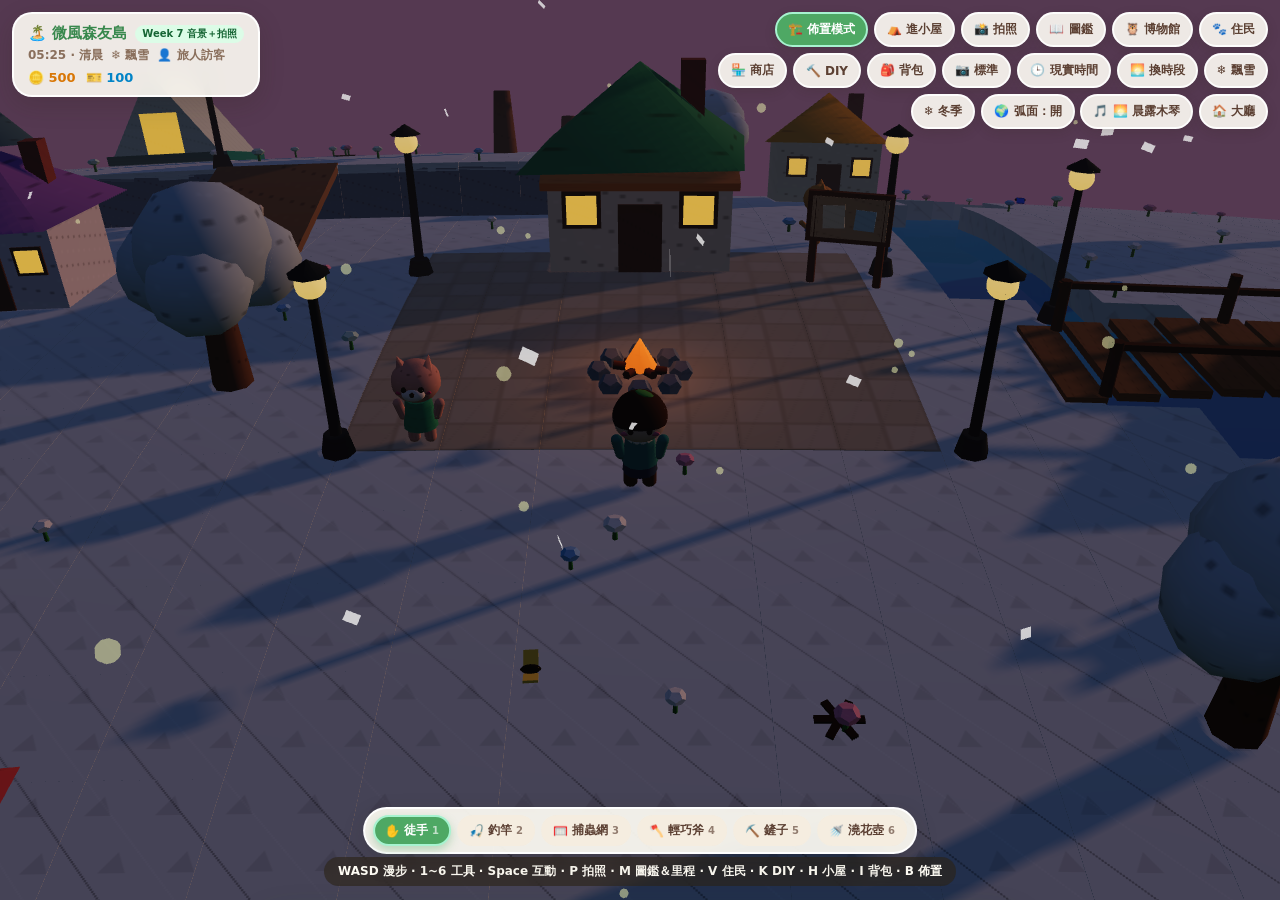
<file: games/cozy-island-3d/index.html>
<!DOCTYPE html>
<html lang="zh-Hant">
<head>
  <meta charset="UTF-8" />
  <meta name="viewport" content="width=device-width, initial-scale=1.0, maximum-scale=1.0, user-scalable=no" />
  <title>🏝️ 森友小島 3D · Cozy Island (Week 7)</title>
  <link rel="stylesheet" href="./css/style.css" />
</head>
<body>
  <div id="canvasHost" aria-label="森友小島 3D 畫面"></div>
  <div class="scene-fade" id="sceneFade" aria-hidden="true"></div>
  <div class="photo-flash" id="photoFlash" aria-hidden="true"></div>
  <div class="photo-frame" id="photoFrame" aria-hidden="true">
    <div class="photo-stamp" id="photoStamp">🏝️ 微風森友島 · 12:00</div>
  </div>

  <!-- Top HUD -->
  <header class="hud-top">
    <div class="hud-card island-badge">
      <div class="island-title-row">
        <span id="hudLocationTitle">🏝️ 微風森友島</span>
        <span class="proto-tag">Week 7 音景＋拍照</span>
      </div>
      <div class="meta-row">
        <span id="hudClock">12:00 · 白晝</span>
        <span id="hudWeatherBadge">🍃 微風</span>
        <span id="hudUser">👤 旅人訪客</span>
      </div>
      <div class="currency-row">
        <span class="currency-bells" id="hudBells">🪙 500</span>
        <span class="currency-miles" id="hudMiles">🎫 100</span>
      </div>
    </div>

    <nav class="hud-controls" aria-label="小島控制列">
      <button class="pill-btn accent" id="btnBuildMode" type="button" title="一鍵切換上帝視角 3D 網格佈置模式 (快捷鍵 B)">🏗️ 佈置模式</button>
      <button class="pill-btn" id="btnHomeToggle" type="button" title="進出個人小屋室內場景 (快捷鍵 H)">⛺ 進小屋</button>
      <button class="pill-btn" id="btnPhotoMode" type="button" title="開啟島嶼明信片拍照模式：環繞鏡頭／濾鏡／姿勢／下載 PNG (快捷鍵 P)">📸 拍照</button>
      <button class="pill-btn" id="btnCritterpedia" type="button" title="開啟生物圖鑑、每日里程目標與點數兌換 (快捷鍵 M)">📖 圖鑑</button>
      <button class="pill-btn" id="btnMuseum" type="button" title="開啟二層高地博物館捐贈與展廳">🦉 博物館</button>
      <button class="pill-btn" id="btnVillagers" type="button" title="查看 4 位動物住民作息、好感度與今日委託 (快捷鍵 V)">🐾 住民</button>
      <button class="pill-btn" id="btnShop" type="button" title="開啟森友雜貨店：每日輪替購買與高價收購">🏪 商店</button>
      <button class="pill-btn" id="btnDiy" type="button" title="開啟批量 DIY 工作台與房屋 3 階段擴建 (快捷鍵 K)">🔨 DIY</button>
      <button class="pill-btn" id="btnBag" type="button" title="開啟 20 格隨身背包 (快捷鍵 I)">🎒 背包</button>
      <button class="pill-btn" id="btnCam" type="button" title="切換 3 段斜俯視角 (快捷鍵 C)">📷 標準</button>
      <button class="pill-btn" id="btnClockMode" type="button" title="切換現實時間 / 加速日夜">🕒 現實時間</button>
      <button class="pill-btn" id="btnPhaseJump" type="button" title="跳至下一個日夜光影時段">🌅 換時段</button>
      <button class="pill-btn" id="btnWeather" type="button" title="切換晴朗 / 微風 / 細雨">🍃 微風</button>
      <button class="pill-btn" id="btnSeason" type="button" title="預覽春夏秋冬色調">🌸 春季</button>
      <button class="pill-btn" id="btnCurve" type="button" title="切換動森招牌圓筒弧面地表">🌍 弧面：開</button>
      <button class="pill-btn" id="btnMute" type="button" title="開關動態 BGM 與音效">🎵 音效開</button>
      <a class="pill-btn" href="../../index.html" target="_top" title="返回遊戲綜合區大廳">🏠 大廳</a>
    </nav>
  </header>

  <!-- Week 3: Tool Hotbar (Keys 1-6) -->
  <div class="tool-hotbar" id="toolHotbar" role="toolbar" aria-label="採集工具快捷列"></div>

  <!-- Week 3: Catch Celebration Banner -->
  <div class="catch-banner" id="catchBanner" role="status" aria-live="polite">
    <div class="catch-ico" id="catchIco">🐟</div>
    <div>
      <div class="catch-title" id="catchTitle">釣到 鯛魚！</div>
      <div class="catch-sub" id="catchSub">68 cm · 售價 3,000 鈴錢</div>
    </div>
  </div>

  <!-- Context Interaction Prompt -->
  <button class="interact-pill" id="interactPill" type="button"></button>

  <!-- Desktop Control Hint -->
  <div class="desktop-hint" id="desktopHint">
    WASD 漫步 · 1~6 工具 · Space 互動 · P 拍照 · M 圖鑑＆里程 · V 住民 · K DIY · H 小屋 · I 背包 · B 佈置
  </div>

  <!-- Cozy Dialogue Box (Week 5: Friendship + Gift + Daily Quest bar) -->
  <section class="dialogue-box" id="dialogueBox" role="dialog" aria-live="polite">
    <div class="dlg-header">
      <span class="dlg-speaker" id="dlgSpeaker">蜜桃</span>
      <span class="dlg-tag" id="dlgTag">元氣系</span>
      <span class="dlg-heart-pill" id="dlgHeart" style="display:none;">❤️ Lv.1</span>
    </div>
    <p class="dlg-text" id="dlgText"></p>
    <div class="dlg-actions" id="dlgActions" style="display:none;">
      <button class="w4-mini-btn" id="btnDlgGift" type="button">🎁 送禮物</button>
      <button class="w4-mini-btn alt" id="btnDlgQuest" type="button">📜 今日小委託</button>
      <button class="w4-mini-btn alt" id="btnDlgBye" type="button">👋 下次再聊</button>
    </div>
    <div class="dlg-gift-bar" id="dlgGiftBar"></div>
    <div class="dlg-next" id="dlgNext">▼ 點擊對話或按空白鍵繼續</div>
  </section>

  <!-- Week 6: Critterpedia (32 Species) & Daily 4 Miles Goals + Redemption Modal -->
  <div class="modal-backdrop" id="critterModal" role="dialog" aria-label="森友生物圖鑑與每日里程">
    <div class="w4-panel">
      <div class="bag-head">
        <h2>📖 生物圖鑑（32 種）&amp; 每日里程手冊</h2>
        <button class="bag-close" id="btnCloseCritter" type="button" aria-label="關閉圖鑑">✕</button>
      </div>
      <div class="w4-tabs">
        <button class="btab active" id="tabCritFish" type="button">🐟 魚類 (0/12)</button>
        <button class="btab" id="tabCritBug" type="button">🦋 昆蟲 (0/12)</button>
        <button class="btab" id="tabCritFossil" type="button">🦴 化石 (0/8)</button>
        <button class="btab" id="tabCritMiles" type="button">🎫 每日里程 &amp; 兌換</button>
      </div>
      <div class="w4-hot-banner">
        <span id="critterSummary">📖 總圖鑑進度：0 / 32 · 🦉 博物館館藏：0 / 32</span>
        <span id="critterMilesBadge">🎫 100 里程</span>
      </div>
      <div id="critterBody"></div>
    </div>
  </div>

  <!-- Week 6: Highland Museum Donation & Wing Exhibition Modal -->
  <div class="modal-backdrop" id="museumModal" role="dialog" aria-label="二層高地博物館捐贈與展廳">
    <div class="w4-panel">
      <div class="bag-head">
        <h2>🦉 微風森友島博物館 · 捐贈與自然展廳</h2>
        <button class="bag-close" id="btnCloseMuseum" type="button" aria-label="關閉博物館">✕</button>
      </div>
      <div class="house-card" id="museumStageCard"></div>
      <div class="wing-row" id="museumWings"></div>
      <div id="museumDonateBox" style="margin-bottom:10px;"></div>
      <div class="miles-sec-title">🏛️ 已捐贈館藏標本展示</div>
      <div class="critter-grid" id="museumGallery"></div>
    </div>
  </div>

  <!-- Week 5: 4-Villager Handbook & Daily Quests Modal -->
  <div class="modal-backdrop" id="villagersModal" role="dialog" aria-label="住民手冊與今日委託">
    <div class="w4-panel">
      <div class="bag-head">
        <h2>🐾 島嶼住民手冊 · 作息與每日委託</h2>
        <button class="bag-close" id="btnCloseVillagers" type="button" aria-label="關閉住民手冊">✕</button>
      </div>
      <div class="w4-hot-banner">
        <span id="villagerScheduleSummary">🕒 目前時段作息載入中…</span>
        <span id="villagerRareCount">✨ 已解鎖稀有藍圖：0 / 4</span>
      </div>
      <div class="w4-grid" id="villagersGrid"></div>
    </div>
  </div>

  <!-- Week 2: 20-Slot Backpack Modal -->
  <div class="modal-backdrop" id="bagModal" role="dialog" aria-label="20 格隨身背包">
    <div class="bag-panel">
      <div class="bag-head">
        <h2>🎒 隨身背包（20 格）</h2>
        <button class="bag-close" id="btnCloseBag" type="button" aria-label="關閉背包">✕</button>
      </div>
      <div class="bag-grid" id="bagGrid"></div>
      <div class="bag-detail" id="bagDetail">
        <div class="bag-detail-text">
          <div class="bag-detail-title" id="bagSelTitle">點選格子查看物品</div>
          <div class="bag-detail-desc" id="bagSelDesc">家具可「面朝角色直接擺放」或進入「上帝視角佈置模式」自由排列！</div>
        </div>
        <div class="bag-actions" id="bagActions"></div>
      </div>
      <div class="bag-footer">
        <span id="bagStatsTxt">已擺放家具：0 · 鋪設小徑：0</span>
        <div style="display:flex;gap:6px;">
          <button class="pill-btn" id="btnExportJson" type="button">📤 匯出存檔</button>
          <button class="pill-btn" id="btnImportJson" type="button">📥 匯入存檔</button>
          <input id="importFileInput" type="file" accept="application/json" style="display:none;" />
        </div>
      </div>
    </div>
  </div>

  <!-- Week 4: Cozy General Store Modal -->
  <div class="modal-backdrop" id="shopModal" role="dialog" aria-label="森友雜貨店">
    <div class="w4-panel">
      <div class="bag-head">
        <h2>🏪 森友雜貨店 · 每日精選與收購</h2>
        <button class="bag-close" id="btnCloseShop" type="button" aria-label="關閉商店">✕</button>
      </div>
      <div class="w4-tabs">
        <button class="btab active" id="tabShopBuy" type="button">🛒 每日輪替商品</button>
        <button class="btab" id="tabShopSell" type="button">💰 高價收購櫃台</button>
      </div>
      <div class="w4-hot-banner">
        <span id="shopHotLabel">🔥 今日高價收購載入中…</span>
        <span id="shopBellsBadge">🪙 500 鈴錢</span>
      </div>
      <div id="shopBody"></div>
    </div>
  </div>

  <!-- Week 4: Batch DIY Workbench & House Expansion Modal -->
  <div class="modal-backdrop" id="diyModal" role="dialog" aria-label="批量 DIY 工作台與房屋擴建">
    <div class="w4-panel">
      <div class="bag-head">
        <h2>🔨 批量 DIY 工作台 &amp; 小屋擴建</h2>
        <button class="bag-close" id="btnCloseDiy" type="button" aria-label="關閉 DIY">✕</button>
      </div>
      <div class="house-card" id="houseUpgradeCard"></div>
      <div class="w4-grid" id="diyGrid"></div>
    </div>
  </div>

  <!-- Week 2: Top-Down 3D Grid Edit Mode Dock -->
  <section class="build-dock" id="buildDock" aria-label="3D 網格佈置工具列">
    <div class="build-top-row">
      <div class="build-tabs">
        <button class="btab active" id="tabFurniture" type="button">🪑 擺放家具</button>
        <button class="btab" id="tabPath" type="button">🪨 鋪設小徑</button>
        <button class="btab danger" id="tabRemove" type="button">🧹 收回 / 清除</button>
      </div>
      <div style="display:flex;gap:6px;align-items:center;">
        <button class="pill-btn" id="btnRotateGhost" type="button">🔄 旋轉 90° (R)</button>
        <button class="pill-btn accent" id="btnExitBuild" type="button">✓ 完成佈置 (B)</button>
      </div>
    </div>
    <div class="build-palette" id="buildPalette"></div>
  </section>

  <!-- Week 7: Photo Mode Studio Dock -->
  <section class="photo-dock" id="photoDock" aria-label="拍照模式控制列">
    <div class="photo-row">
      <div class="photo-group" id="photoFilterGroup">
        <span class="photo-label">🎨 濾鏡</span>
        <button class="photo-chip active" data-filter="none" type="button">原色</button>
        <button class="photo-chip" data-filter="warm" type="button">☀️ 暖陽</button>
        <button class="photo-chip" data-filter="pastel" type="button">🌸 粉彩</button>
        <button class="photo-chip" data-filter="vintage" type="button">🎞️ 復古</button>
        <button class="photo-chip" data-filter="mono" type="button">🖤 黑白</button>
      </div>
      <div class="photo-group">
        <button class="photo-chip" id="btnPhotoOrbitL" type="button" title="鏡頭左轉 (A/Q)">◀ 左轉</button>
        <button class="photo-chip" id="btnPhotoOrbitR" type="button" title="鏡頭右轉 (D/E)">右轉 ▶</button>
        <button class="photo-chip" id="btnPhotoZoomIn" type="button" title="拉近鏡頭 (W)">🔍＋</button>
        <button class="photo-chip" id="btnPhotoZoomOut" type="button" title="拉遠鏡頭 (S)">🔍－</button>
      </div>
    </div>
    <div class="photo-row">
      <div class="photo-group" id="photoPoseGroup">
        <span class="photo-label">🕺 姿勢</span>
        <button class="photo-chip active" data-pose="idle" type="button">😊 微笑</button>
        <button class="photo-chip" data-pose="wave" type="button">👋 揮手</button>
        <button class="photo-chip" data-pose="cheer" type="button">✨ 開心跳</button>
        <button class="photo-chip" data-pose="sit" type="button">🧘 坐下賞景</button>
        <button class="photo-chip active" id="btnPhotoFrameToggle" type="button">🖼️ 明信片框：開</button>
      </div>
      <div class="photo-group">
        <button class="pill-btn accent" id="btnPhotoSnap" type="button">📸 拍攝下載 PNG</button>
        <button class="pill-btn" id="btnExitPhoto" type="button">✕ 退出 (P)</button>
      </div>
    </div>
  </section>

  <!-- Toast Banner -->
  <div class="toast" id="toast" role="status"></div>

  <!-- Mobile Touch Controls -->
  <div class="mobile-controls" id="mobileControls" aria-label="觸控操作">
    <div class="joy-base" id="joyBase">
      <div class="joy-knob" id="joyKnob"></div>
    </div>
    <button class="mobile-action-btn" id="mobileActionBtn" type="button">✨ 互動</button>
  </div>

  <!-- Shared Arcade Hub Unified SSO SDK -->
  <script src="../../shared/arcade-sso.js"></script>
  <script type="module" src="./js/main.js"></script>
</body>
</html>
</file>
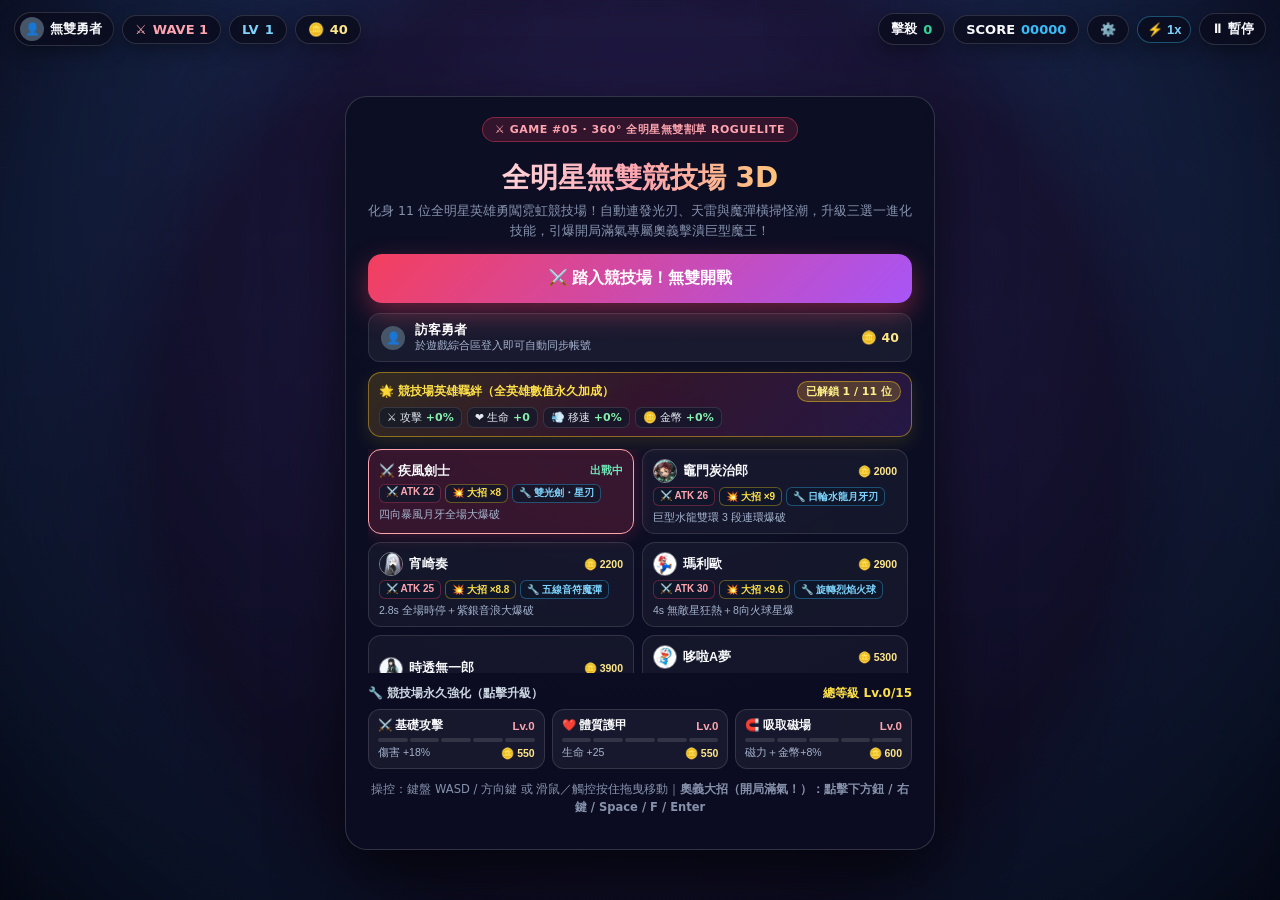
<file: games/hero-arena-3d/index.html>
<!DOCTYPE html>
<html lang="zh-Hant">
<head>
  <meta charset="UTF-8" />
  <meta name="viewport" content="width=device-width, initial-scale=1.0, maximum-scale=1.0, user-scalable=no" />
  <title>全明星無雙競技場 3D — 遊戲綜合區</title>
  <style>
    :root {
      --bg: #070616;
      --panel: rgba(12, 14, 34, 0.90);
      --border: rgba(255, 255, 255, 0.14);
      --text: #f8fafc;
      --muted: #a5b4cf;
      --gold: #fbbf24;
      --accent: #f43f5e;
      --cyan: #38bdf8;
      --green: #34d399;
      --purple: #a855f7;
    }
    * { box-sizing: border-box; -webkit-tap-highlight-color: transparent; user-select: none; }
    html, body {
      margin: 0; padding: 0; width: 100%; height: 100%; overflow: hidden;
      background: var(--bg); color: var(--text);
      font-family: "Noto Sans TC", "PingFang TC", "Microsoft JhengHei", system-ui, sans-serif;
    }
    .app-root { position: relative; width: 100%; height: 100%; overflow: hidden; touch-action: none; }
    #gameCanvas { display: block; width: 100%; height: 100%; cursor: crosshair; }

    /* Top HUD — z-index 35 above overlays (30) so top-right info is always crisp and clickable */
    .hud-top {
      position: absolute; top: 0; left: 0; right: 0; z-index: 35;
      display: flex; align-items: center; justify-content: space-between;
      padding: 12px 14px; gap: 8px; flex-wrap: wrap; pointer-events: none;
    }
    .hud-cluster { display: flex; align-items: center; gap: 8px; flex-wrap: wrap; pointer-events: auto; }
    .pill, .hud-btn {
      display: inline-flex; align-items: center; gap: 6px;
      padding: 6px 12px; border-radius: 999px;
      background: rgba(10, 12, 28, 0.80); border: 1px solid var(--border);
      backdrop-filter: blur(10px); color: var(--text);
      font-size: 13px; font-weight: 800; font-variant-numeric: tabular-nums;
      box-shadow: 0 6px 18px rgba(0, 0, 0, 0.35);
    }
    .hud-btn { cursor: pointer; transition: transform 0.14s ease, border-color 0.14s ease; }
    .hud-btn:hover { transform: translateY(-1px); border-color: rgba(244, 63, 94, 0.65); }
    .hud-acct { padding: 4px 11px 4px 5px; }
    .g-avatar {
      width: 24px; height: 24px; border-radius: 50%; flex-shrink: 0;
      display: inline-flex; align-items: center; justify-content: center;
      font-size: 12px; font-weight: 900; color: #fff; background: #6366f1; overflow: hidden;
    }
    .g-avatar img { width: 100%; height: 100%; object-fit: cover; }

    /* HP, XP & Boss Bars */
    .bars-wrap {
      position: absolute; top: 58px; left: 50%; transform: translateX(-50%); z-index: 10;
      width: min(460px, calc(100% - 28px)); pointer-events: none;
      display: flex; flex-direction: column; gap: 5px;
    }
    .bar-row { display: flex; align-items: center; gap: 8px; font-size: 11px; font-weight: 800; }
    .bar-track { flex: 1; height: 9px; border-radius: 999px; background: rgba(255, 255, 255, 0.12); overflow: hidden; }
    .bar-fill { height: 100%; border-radius: 999px; transition: width 0.12s linear; }
    .bar-fill.hp { background: linear-gradient(90deg, #10b981, #34d399); }
    .bar-fill.xp { background: linear-gradient(90deg, #38bdf8, #a855f7); }
    .bar-fill.boss { background: linear-gradient(90deg, #ef4444, #f97316, #fbbf24); }
    .boss-bar-row { display: none; }
    .boss-bar-row.show { display: flex; }

    /* Bottom-Center Ultimate Skill Button (stable hitbox, no scale animation) */
    .ult-bar {
      position: absolute; bottom: 18px; left: 50%; transform: translateX(-50%); z-index: 25;
      display: flex; align-items: center; justify-content: center; pointer-events: auto;
    }
    .ult-btn {
      position: relative; overflow: hidden; min-width: 248px; padding: 11px 22px; border-radius: 16px;
      border: 2px solid rgba(244, 63, 94, 0.55); background: rgba(15, 16, 36, 0.90);
      color: #fff; font-weight: 900; font-size: 14px; cursor: pointer;
      display: flex; flex-direction: column; align-items: center; justify-content: center; gap: 2px;
      box-shadow: 0 10px 30px rgba(0, 0, 0, 0.55);
      transition: border-color 0.2s ease, box-shadow 0.2s ease, filter 0.2s ease;
    }
    .ult-btn .fill {
      position: absolute; left: 0; top: 0; bottom: 0; width: 100%;
      background: linear-gradient(90deg, rgba(244, 63, 94, 0.55), rgba(168, 85, 247, 0.65), rgba(250, 204, 21, 0.55));
      transition: width 0.12s linear;
    }
    .ult-btn .lbl { position: relative; z-index: 2; letter-spacing: 0.3px; }
    .ult-btn .sub-lbl { position: relative; z-index: 2; font-size: 11px; color: #fde68a; font-weight: 700; }
    .ult-btn.ready {
      border-color: #fde047;
      box-shadow: 0 0 28px rgba(250, 204, 21, 0.72), 0 0 56px rgba(244, 63, 94, 0.48);
      animation: ultGlow 1.15s ease-in-out infinite alternate;
    }
    .ult-btn.ready .fill {
      background: linear-gradient(90deg, rgba(244, 63, 94, 0.90), rgba(168, 85, 247, 0.92), rgba(250, 204, 21, 0.90));
    }
    @keyframes ultGlow {
      0% { filter: brightness(1.0); box-shadow: 0 0 22px rgba(250, 204, 21, 0.65), 0 0 44px rgba(244, 63, 94, 0.42); }
      100% { filter: brightness(1.16); box-shadow: 0 0 38px rgba(250, 204, 21, 0.95), 0 0 68px rgba(168, 85, 247, 0.68); }
    }
    .ult-flash {
      position: fixed; inset: 0; z-index: 19; pointer-events: none; opacity: 0;
      transition: opacity 0.5s ease-out;
    }
    .ult-flash.boom { opacity: 0.72; transition: none; }

    /* Overlays & Panels */
    .overlay {
      position: absolute; inset: 0; z-index: 30;
      display: flex; align-items: center; justify-content: center;
      padding: 62px 16px 16px;
      background: radial-gradient(circle at 50% 25%, rgba(168, 85, 247, 0.16), rgba(5, 6, 18, 0.88));
      backdrop-filter: blur(8px);
    }
    .hidden { display: none !important; }
    .panel {
      width: min(590px, 100%); max-height: 90vh; overflow-y: auto;
      padding: 20px 22px; border-radius: 22px;
      background: var(--panel); border: 1px solid rgba(255, 255, 255, 0.16);
      box-shadow: 0 24px 70px rgba(0, 0, 0, 0.65); text-align: center;
    }
    .tag {
      display: inline-flex; align-items: center; gap: 6px; padding: 4px 12px; border-radius: 999px;
      background: rgba(244, 63, 94, 0.16); border: 1px solid rgba(244, 63, 94, 0.42);
      color: #fda4af; font-size: 11px; font-weight: 800; letter-spacing: 0.5px;
    }
    .panel h1 {
      margin: 10px 0 6px; font-size: 27px; font-weight: 900;
      background: linear-gradient(90deg, #fff, #fda4af, #fde047);
      -webkit-background-clip: text; background-clip: text; color: transparent;
    }
    .panel h2 { margin: 8px 0 6px; font-size: 22px; font-weight: 900; }
    .sub { margin: 0 0 12px; font-size: 13px; color: var(--muted); line-height: 1.5; }

    .sso-strip {
      display: flex; align-items: center; gap: 10px; padding: 9px 12px; border-radius: 13px;
      background: rgba(255, 255, 255, 0.05); border: 1px solid rgba(255, 255, 255, 0.1);
      margin-bottom: 10px; text-align: left; font-size: 12.5px;
    }

    /* Hero Collection Synergy Banner */
    .synergy-bar {
      margin: 0 0 10px; padding: 9px 12px; border-radius: 13px; text-align: left;
      background: linear-gradient(135deg, rgba(250, 204, 21, 0.16), rgba(244, 63, 94, 0.16), rgba(168, 85, 247, 0.16));
      border: 1px solid rgba(250, 204, 21, 0.45);
      box-shadow: 0 6px 18px rgba(250, 204, 21, 0.12);
    }
    .syn-head { display: flex; align-items: center; justify-content: space-between; gap: 6px; margin-bottom: 5px; flex-wrap: wrap; }
    .syn-title { font-size: 12px; font-weight: 900; color: #fde047; }
    .syn-count { font-size: 11px; font-weight: 800; padding: 2px 8px; border-radius: 999px; background: rgba(250, 204, 21, 0.2); color: #fef08a; border: 1px solid rgba(250, 204, 21, 0.45); }
    .syn-chips { display: flex; flex-wrap: wrap; gap: 5px; }
    .syn-chip { font-size: 11px; color: #e2e8f0; background: rgba(15, 23, 42, 0.65); border: 1px solid rgba(255, 255, 255, 0.12); border-radius: 7px; padding: 2px 7px; }
    .syn-chip b { color: #86efac; }
    .syn-hint { font-size: 10.5px; color: #cbd5e1; margin-top: 5px; line-height: 1.35; }

    /* Hero Selector Grid */
    .hero-grid {
      display: grid; grid-template-columns: repeat(2, 1fr); gap: 8px;
      max-height: 224px; overflow-y: auto; padding-right: 4px; margin-bottom: 12px;
    }
    .hero-card {
      padding: 9px 10px; border-radius: 13px; text-align: left; cursor: pointer;
      background: rgba(255, 255, 255, 0.04); border: 1px solid rgba(255, 255, 255, 0.12);
      color: var(--text); transition: all 0.14s ease;
    }
    .hero-card:hover { border-color: rgba(244, 63, 94, 0.55); background: rgba(244, 63, 94, 0.09); }
    .hero-card.sel { border-color: #fda4af; background: rgba(244, 63, 94, 0.18); box-shadow: 0 0 18px rgba(244, 63, 94, 0.28); }
    .hero-top { display: flex; align-items: center; justify-content: space-between; gap: 6px; font-weight: 800; font-size: 12.5px; }
    .hero-stats-row { display: flex; flex-wrap: wrap; gap: 4px; margin-top: 4px; }
    .hstat {
      font-size: 10px; font-weight: 800; padding: 1.5px 6px; border-radius: 6px;
      background: rgba(15, 23, 42, 0.72); border: 1px solid rgba(255, 255, 255, 0.12); color: #e2e8f0;
    }
    .hstat.atk { color: #fda4af; border-color: rgba(244, 63, 94, 0.35); }
    .hstat.ult { color: #fde047; border-color: rgba(250, 204, 21, 0.35); }
    .hstat.wep { color: #7dd3fc; border-color: rgba(56, 189, 248, 0.35); }
    .hero-desc { font-size: 10.5px; color: var(--muted); margin-top: 4px; line-height: 1.35; }
    .char-av {
      width: 24px; height: 24px; border-radius: 50%; object-fit: cover; flex-shrink: 0;
      margin-right: 6px; border: 1.5px solid rgba(255, 255, 255, 0.45);
    }

    /* Anime Hero Ultimate Cut-in Banner */
    .ult-cutin {
      position: absolute; left: 0; right: 0; top: 34%; z-index: 38;
      pointer-events: none; display: flex; align-items: center; justify-content: center; gap: 14px;
      padding: 12px 24px; opacity: 0; transform: translateX(-40px) skewX(-8deg);
      transition: opacity 0.16s ease, transform 0.22s cubic-bezier(0.22, 1, 0.36, 1);
      background: linear-gradient(90deg, transparent, rgba(15, 23, 42, 0.92) 18%, var(--cut-col, #f43f5e) 50%, rgba(15, 23, 42, 0.92) 82%, transparent);
      border-top: 2px solid rgba(255, 255, 255, 0.75); border-bottom: 2px solid rgba(255, 255, 255, 0.75);
      box-shadow: 0 0 40px var(--cut-col, #f43f5e);
    }
    .ult-cutin.show { opacity: 1; transform: translateX(0) skewX(-8deg); }
    .ult-cutin-av {
      width: 56px; height: 56px; border-radius: 50%; object-fit: cover;
      border: 3px solid #fde047; box-shadow: 0 0 20px rgba(253, 224, 71, 0.8);
      transform: skewX(8deg); background: #0f172a; display: flex; align-items: center; justify-content: center; font-size: 28px; flex-shrink: 0;
    }
    .ult-cutin-txt { transform: skewX(8deg); text-align: left; }
    .ult-cutin-sub { font-size: 11px; font-weight: 900; color: #fef08a; letter-spacing: 1.5px; text-transform: uppercase; }
    .ult-cutin-title { font-size: 22px; font-weight: 900; color: #fff; text-shadow: 0 3px 14px rgba(0, 0, 0, 0.85); }

    /* Permanent Upgrade Workshop */
    .perm-upg-head {
      display: flex; align-items: center; justify-content: space-between;
      margin: 2px 0 7px; font-size: 12px; font-weight: 800; color: #cbd5e1;
    }
    .perm-upg-grid { display: grid; grid-template-columns: repeat(3, 1fr); gap: 7px; margin-bottom: 12px; }
    .perm-btn {
      padding: 8px 9px; border-radius: 12px; text-align: left; cursor: pointer;
      background: rgba(255, 255, 255, 0.05); border: 1px solid rgba(255, 255, 255, 0.13);
      color: var(--text); transition: all 0.14s ease;
    }
    .perm-btn:hover:not(:disabled) { border-color: rgba(251, 191, 36, 0.65); background: rgba(251, 191, 36, 0.11); }
    .perm-btn:disabled { opacity: 0.6; cursor: default; }
    .perm-top { display: flex; align-items: center; justify-content: space-between; font-size: 11.5px; font-weight: 800; }
    .perm-bars { display: flex; gap: 2px; margin: 5px 0 4px; }
    .perm-seg { flex: 1; height: 4px; border-radius: 99px; background: rgba(255, 255, 255, 0.12); }
    .perm-seg.on { background: linear-gradient(90deg, #fbbf24, #f43f5e); }
    .perm-foot { display: flex; align-items: center; justify-content: space-between; font-size: 10.5px; color: var(--muted); }
    .perm-cost { color: #fde68a; font-weight: 800; }

    /* Level-Up 3-Choice Skill Draft */
    .draft-grid { display: grid; grid-template-columns: 1fr; gap: 9px; margin: 12px 0 6px; }
    .draft-card {
      display: flex; align-items: center; gap: 12px; padding: 12px 14px; border-radius: 14px;
      text-align: left; cursor: pointer; color: #fff;
      background: rgba(255, 255, 255, 0.06); border: 1px solid rgba(168, 85, 247, 0.35);
      transition: all 0.14s ease;
    }
    .draft-card:hover { background: rgba(168, 85, 247, 0.22); border-color: #e879f9; transform: translateY(-1px); }
    .draft-ico { font-size: 26px; width: 42px; height: 42px; border-radius: 12px; background: rgba(15, 23, 42, 0.7); display: flex; align-items: center; justify-content: center; flex-shrink: 0; }
    .draft-title { font-size: 14.5px; font-weight: 900; color: #fde047; }
    .draft-desc { font-size: 12px; color: #cbd5e1; margin-top: 2px; }

    .stats-grid { display: grid; grid-template-columns: repeat(3, 1fr); gap: 8px; margin: 14px 0; }
    .stat-box { padding: 10px 8px; border-radius: 12px; background: rgba(255, 255, 255, 0.05); border: 1px solid rgba(255, 255, 255, 0.1); }
    .stat-box .l { font-size: 11px; color: var(--muted); }
    .stat-box .v { font-size: 19px; font-weight: 900; margin-top: 3px; }

    .btn-row { display: flex; gap: 9px; flex-wrap: wrap; }
    .btn-primary {
      flex: 1; padding: 12px 18px; border-radius: 13px; border: none;
      background: linear-gradient(135deg, #f43f5e, #a855f7); color: #fff;
      font-size: 14.5px; font-weight: 900; cursor: pointer;
      box-shadow: 0 10px 26px rgba(244, 63, 94, 0.4);
    }
    .btn-primary:hover { filter: brightness(1.08); }
    .btn-secondary {
      padding: 12px 15px; border-radius: 13px; border: 1px solid rgba(255, 255, 255, 0.18);
      background: rgba(255, 255, 255, 0.07); color: #f8fafc; font-size: 13.5px; font-weight: 800; cursor: pointer;
    }

    .toast {
      position: absolute; top: 96px; left: 50%; transform: translateX(-50%) translateY(-10px); z-index: 40;
      padding: 8px 16px; border-radius: 999px; background: linear-gradient(135deg, #f43f5e, #9333ea); color: #fff;
      font-size: 13px; font-weight: 800; opacity: 0; pointer-events: none; transition: all 0.2s ease; white-space: nowrap;
      box-shadow: 0 8px 24px rgba(0, 0, 0, 0.45);
    }
    .toast.show { opacity: 1; transform: translateX(-50%) translateY(0); }

    @media (max-width: 600px) {
      .hero-grid { grid-template-columns: 1fr; }
      .perm-upg-grid { grid-template-columns: 1fr; }
      .panel { padding: 16px 14px; }
    }

    /* Game Speed Capsule & Clear Pause Button */
    .speed-group {
      pointer-events: auto; display: inline-flex; align-items: center; gap: 2px;
      padding: 3px 4px 3px 7px; border-radius: 999px;
      background: rgba(12, 10, 28, 0.86); border: 1px solid var(--border, rgba(255,255,255,0.16));
      backdrop-filter: blur(10px); box-shadow: 0 6px 18px rgba(0, 0, 0, 0.35);
    }
    .speed-group .spd-ico { font-size: 11px; margin-right: 2px; color: #fde047; line-height: 1; }
    .spd-btn {
      border: none; background: transparent; color: #cbd5e1;
      font-size: 11px; font-weight: 900; padding: 3px 7px; border-radius: 999px;
      cursor: pointer; transition: all 0.14s ease; font-variant-numeric: tabular-nums;
      line-height: 1.25; font-family: inherit;
    }
    .spd-btn:hover { color: #fff; background: rgba(255, 255, 255, 0.12); }
    .spd-btn.on {
      color: #0b1120; background: linear-gradient(135deg, #38bdf8, #818cf8);
      box-shadow: 0 0 10px rgba(56, 189, 248, 0.45);
    }
    .spd-btn.on.fast {
      color: #1c0a00; background: linear-gradient(135deg, #fde047, #fb923c);
      box-shadow: 0 0 12px rgba(251, 146, 60, 0.55);
    }
    .hud-btn.pause-btn { gap: 5px; padding: 6px 11px; white-space: nowrap; }
    .hud-btn.pause-btn.paused-on {
      border-color: #fde047 !important; background: rgba(245, 158, 11, 0.32) !important;
      color: #fef08a !important; box-shadow: 0 0 16px rgba(250, 204, 21, 0.5);
    }

    /* Mobile Portrait HUD & Overlay Anti-Overlap Layout */
    @media (max-width: 680px) {
      .hud-top {
        padding: 5px 6px !important; gap: 4px !important;
        flex-direction: column; align-items: stretch;
      }
      .hud-cluster {
        width: 100%; justify-content: space-between;
        gap: 3px !important; flex-wrap: nowrap !important;
        overflow-x: auto; scrollbar-width: none;
      }
      .hud-cluster::-webkit-scrollbar { display: none; }
      .pill, .hud-btn {
        padding: 3.5px 6px !important; font-size: 10.5px !important;
        gap: 3px !important; white-space: nowrap; flex-shrink: 0;
      }
      .hud-acct { padding: 2.5px 6px 2.5px 3px !important; }
      .hud-acct #hudPlayerName, .hud-acct #hudAccountName {
        max-width: 56px; overflow: hidden; text-overflow: ellipsis; white-space: nowrap; display: inline-block;
      }
      .g-avatar { width: 18px !important; height: 18px !important; font-size: 10px !important; }
      .speed-group { padding: 2px 3px 2px 4px !important; gap: 1px !important; flex-shrink: 0; }
      .speed-group .spd-ico { font-size: 9.5px !important; margin-right: 1px !important; }
      .spd-btn { font-size: 9.5px !important; padding: 2px 4px !important; }
      .hud-btn.pause-btn { padding: 3.5px 6px !important; font-size: 10.5px !important; gap: 2px !important; }
      .overlay { padding: 86px 10px 14px !important; align-items: flex-start !important; }
      .panel { max-height: calc(100% - 8px) !important; padding: 14px 12px !important; border-radius: 18px !important; }
      .panel h1 { font-size: 21px !important; margin: 6px 0 4px !important; }
      .status-strip, .bars-wrap, .buff-strip, .dash-cluster, .progress-wrap { top: 72px !important; }
      .toast {
        top: 108px !important; max-width: calc(100vw - 24px);
        white-space: normal !important; text-align: center;
        font-size: 12px !important; padding: 6px 12px !important;
      }
      .ult-bar, .nova-bar {
        bottom: max(12px, env(safe-area-inset-bottom, 0px) + 8px) !important;
        max-width: calc(100vw - 20px);
      }
      .ult-btn, .nova-btn { min-width: 176px !important; padding: 8px 14px !important; font-size: 12.5px !important; border-radius: 14px !important; }
      .sprint-btn { padding: 8px 12px !important; font-size: 12px !important; border-radius: 14px !important; white-space: nowrap; }
    }
    @media (max-width: 440px) {
      .hud-cluster:last-child .pill:nth-child(2) > span:first-child { display: none; }
      .hud-cluster:last-child .pill:nth-child(1) > span:first-child { font-size: 9.5px; }
    }

    /* Anti-Jitter Fixed Viewport Lock (iOS Chrome/Safari Landscape Stability) */
    html, body {
      position: fixed;
      inset: 0;
      width: 100%;
      height: 100%;
      overflow: hidden;
      overscroll-behavior: none;
      touch-action: none;
    }
    .overlay { overscroll-behavior: contain; }
    .panel { overscroll-behavior: contain; -webkit-overflow-scrolling: touch; }
    @media (max-height: 460px) and (orientation: landscape) {
      .hud-top {
        padding: 4px 8px !important; gap: 6px !important;
        flex-direction: row !important; align-items: center !important;
      }
      .hud-cluster { width: auto !important; gap: 4px !important; flex-wrap: nowrap !important; }
      .pill, .hud-btn { padding: 3px 7px !important; font-size: 11px !important; gap: 4px !important; }
      .speed-group { padding: 2px 3px 2px 5px !important; }
      .spd-btn { font-size: 10px !important; padding: 2px 5px !important; }
      .hud-btn.pause-btn { padding: 3px 8px !important; font-size: 11px !important; }
      .overlay { padding: 52px 12px 10px !important; align-items: flex-start !important; }
      .panel { max-height: calc(100% - 10px) !important; padding: 12px 14px !important; }
      .panel h1 { font-size: 20px !important; margin: 4px 0 !important; }
      .status-strip, .bars-wrap, .buff-strip, .dash-cluster, .progress-wrap { top: 40px !important; }
      .toast { top: 68px !important; font-size: 11.5px !important; padding: 5px 12px !important; }
      .ult-bar, .nova-bar { bottom: 8px !important; }
      .ult-btn, .nova-btn { min-width: 170px !important; padding: 6px 14px !important; font-size: 12px !important; }
      .sprint-btn { padding: 7px 12px !important; font-size: 12px !important; }
    }

    /* Streamlined Single-Row HUD, Cycle Speed Button & Collapsible Audio Drawer */
    html.in-hub #hudAcctBtn, html.in-hub #hudAccountBtn { display: none !important; }
    .hud-btn.speed-cycle-btn {
      gap: 3px; padding: 5px 9px; font-weight: 900; font-variant-numeric: tabular-nums;
      color: #7dd3fc; border-color: rgba(56, 189, 248, 0.38);
    }
    .hud-btn.speed-cycle-btn.fast {
      color: #1c0a00 !important; border-color: #fde047 !important;
      background: linear-gradient(135deg, #fde047, #fb923c) !important;
      box-shadow: 0 0 12px rgba(251, 146, 60, 0.55);
    }
    .hud-extra { display: none; align-items: center; gap: 4px; }
    .hud-extra.open { display: inline-flex; }
    .hud-btn.more-btn.on { border-color: #38bdf8; color: #7dd3fc; background: rgba(56, 189, 248, 0.18); }
    @media (max-width: 760px), (max-height: 500px) {
      .hud-top {
        padding: 4px 7px !important; gap: 4px !important;
        flex-direction: row !important; align-items: center !important;
        flex-wrap: nowrap !important;
      }
      .hud-cluster {
        width: auto !important; gap: 4px !important;
        flex-wrap: nowrap !important; overflow-x: auto; scrollbar-width: none;
      }
      .hud-cluster::-webkit-scrollbar { display: none; }
      .pill, .hud-btn {
        padding: 3.5px 7px !important; font-size: 11px !important;
        gap: 3px !important; white-space: nowrap; flex-shrink: 0;
      }
      .hud-btn.pause-btn { padding: 3.5px 7px !important; font-size: 11px !important; }
      .overlay { padding: 48px 10px 12px !important; align-items: flex-start !important; }
      .panel { max-height: calc(100% - 8px) !important; }
      .status-strip, .bars-wrap, .buff-strip, .dash-cluster, .progress-wrap { top: 40px !important; }
      .toast { top: 68px !important; font-size: 11.5px !important; padding: 5px 12px !important; }
      .ult-bar, .nova-bar { bottom: max(8px, env(safe-area-inset-bottom, 0px) + 4px) !important; }
      .ult-btn, .nova-btn { min-width: 150px !important; padding: 7px 14px !important; font-size: 12.5px !important; border-radius: 13px !important; }
      .ult-btn .sub-lbl, .nova-btn .sub-lbl { display: none !important; }
      .sprint-btn { padding: 7px 12px !important; font-size: 12px !important; border-radius: 13px !important; }
    }
  </style>
  <link rel="stylesheet" href="../../shared/start-screen.css" />


  <script>
  (function () {
    const GAME_ID = 'hero_arena_3d';
    const ECO_KEY = 'arcade_hub_economy_v1';
    const DEF = { coinMultiplier: 1.0, normalDropMult: 1.0, bonusDropMult: 1.0, maxCoinsPerRun: 0 };
    function clampM(v) { const n = Number(v); return Number.isFinite(n) ? Math.round(Math.max(0.1, Math.min(5.0, n)) * 100) / 100 : 1.0; }
    function clampC(v) { const n = Math.floor(Number(v) || 0); return n <= 0 ? 0 : Math.max(50, Math.min(99999, n)); }
    function norm(raw) {
      const s = raw && typeof raw === 'object' ? raw : {};
      return {
        coinMultiplier: clampM(s.coinMultiplier !== undefined ? s.coinMultiplier : 1.0),
        normalDropMult: clampM(s.normalDropMult !== undefined ? s.normalDropMult : 1.0),
        bonusDropMult: clampM(s.bonusDropMult !== undefined ? s.bonusDropMult : 1.0),
        maxCoinsPerRun: clampC(s.maxCoinsPerRun !== undefined ? s.maxCoinsPerRun : 0)
      };
    }
    let cfg = Object.assign({}, DEF);
    function renderBadge() {
      let el = document.getElementById('arcadeEcoBadge');
      const best = Math.round(Math.max(cfg.coinMultiplier, cfg.coinMultiplier * cfg.normalDropMult, cfg.coinMultiplier * cfg.bonusDropMult) * 100) / 100;
      if (best <= 1.0) {
        if (el) el.style.display = 'none';
        return;
      }
      if (!el && document.body) {
        el = document.createElement('div');
        el.id = 'arcadeEcoBadge';
        el.style.cssText = 'position:fixed;bottom:10px;left:10px;z-index:25;padding:3px 9px;border-radius:999px;font-size:11px;font-weight:900;color:#fff;background:linear-gradient(135deg,rgba(245,158,11,0.95),rgba(239,68,68,0.92));border:1px solid rgba(254,240,138,0.8);box-shadow:0 4px 12px rgba(245,158,11,0.4);pointer-events:none;font-family:inherit;';
        document.body.appendChild(el);
      }
      if (el) {
        el.textContent = '🔥 ' + best + 'x 金幣';
        el.style.display = 'inline-flex';
      }
    }
    function loadFromStorage() {
      try {
        const raw = localStorage.getItem(ECO_KEY);
        if (raw) {
          const doc = JSON.parse(raw);
          cfg = (doc && doc.games && doc.games[GAME_ID]) ? norm(doc.games[GAME_ID]) : Object.assign({}, DEF);
        } else {
          cfg = Object.assign({}, DEF);
        }
      } catch (e) {}
      renderBadge();
    }
    function scale(base, kind, currentRun) {
      const sub = kind === 'bonus' ? cfg.bonusDropMult : cfg.normalDropMult;
      const rawVal = Math.max(0, Number(base) || 0) * cfg.coinMultiplier * sub;
      let gain = Math.floor(rawVal);
      if (Math.random() < (rawVal - gain)) gain += 1;
      if (cfg.maxCoinsPerRun > 0 && typeof currentRun === 'number') {
        const rem = Math.max(0, cfg.maxCoinsPerRun - currentRun);
        gain = Math.min(gain, rem);
      }
      return Math.max(0, gain);
    }
    window.addEventListener('message', function (ev) {
      const d = ev && ev.data;
      if (!d || typeof d !== 'object') return;
      if ((d.type === 'ARCADE_SSO_SYNC' || d.type === 'ARCADE_ECONOMY_SYNC') && d.economy) {
        cfg = norm(d.economy);
        renderBadge();
      }
    });
    window.addEventListener('storage', function (ev) {
      if (ev && ev.key === ECO_KEY) loadFromStorage();
    });
    if (document.readyState === 'loading') document.addEventListener('DOMContentLoaded', loadFromStorage);
    else loadFromStorage();
    window.__ARCADE_ECO__ = {
      get: function () { return cfg; },
      scale: scale,
      capRun: function (val) { return cfg.maxCoinsPerRun > 0 ? Math.min(val, cfg.maxCoinsPerRun) : val; }
    };
  })();
  </script>
</head>
<body>
  <div class="app-root">
    <canvas id="gameCanvas" aria-label="全明星無雙競技場 3D 畫布"></canvas>

    <div class="hud-top">
      <div class="hud-cluster">
        <button class="hud-btn hud-acct" id="hudAcctBtn" type="button" title="全站 Google 帳號">
          <span class="g-avatar" id="hudAvatar">👤</span>
          <span id="hudPlayerName">無雙勇者</span>
        </button>
        <div class="pill" style="color:#fda4af;"><span>⚔️</span><span id="hudWave">WAVE 1</span></div>
        <div class="pill" style="color:#7dd3fc;"><span>LV</span><span id="hudLvl">1</span></div>
        <div class="pill" style="color:#fde68a;"><span>🪙</span><span id="hudCoins">40</span></div>
      </div>
      <div class="hud-cluster">
        <div class="pill"><span>擊殺</span><span id="hudKills" style="color:#34d399;">0</span></div>
        <div class="pill"><span>SCORE</span><span id="hudScore" style="color:#38bdf8;">00000</span></div>
        <div class="hud-extra" id="hudExtra">
        <button class="hud-btn" id="btnBgm" type="button" title="背景音樂 (B)">🎵</button>
        <button class="hud-btn" id="btnMute" type="button" title="靜音 (M)">🔊</button>
        </div>
        <button class="hud-btn more-btn" id="btnHudMore" type="button" title="展開 / 收合音效按鈕">⚙️</button>
        <button class="hud-btn speed-cycle-btn" id="btnSpeed" type="button" title="點擊循環切換速度 (快捷鍵 [ / ])">⚡ 1x</button>
        <button class="hud-btn pause-btn" id="btnPause" type="button" title="暫停 / 繼續 (P / Esc)">⏸ 暫停</button>
      </div>
    </div>

    <div class="bars-wrap hidden" id="barsWrap">
      <div class="bar-row">
        <span style="color:#6ee7b7;min-width:54px;">❤️ 生命</span>
        <div class="bar-track"><div class="bar-fill hp" id="hpFill" style="width:100%"></div></div>
        <span id="hpText" style="min-width:60px;text-align:right;">120/120</span>
      </div>
      <div class="bar-row">
        <span style="color:#7dd3fc;min-width:54px;">✨ 經驗</span>
        <div class="bar-track"><div class="bar-fill xp" id="xpFill" style="width:0%"></div></div>
        <span id="xpText" style="min-width:60px;text-align:right;">Lv.1</span>
      </div>
      <div class="bar-row boss-bar-row" id="bossBarRow">
        <span style="color:#fda4af;min-width:54px;">👑 魔王</span>
        <div class="bar-track"><div class="bar-fill boss" id="bossFill" style="width:100%"></div></div>
        <span id="bossText" style="min-width:60px;text-align:right;">BOSS</span>
      </div>
    </div>

    <div class="ult-flash" id="ultFlash"></div>
    <div class="ult-cutin" id="ultCutin">
      <div class="ult-cutin-av" id="ultCutinAv">⚔️</div>
      <div class="ult-cutin-txt">
        <div class="ult-cutin-sub" id="ultCutinSub">HERO ULTIMATE</div>
        <div class="ult-cutin-title" id="ultCutinTitle">暴風圓月斬</div>
      </div>
    </div>

    <div class="ult-bar hidden" id="ultBar">
      <button class="ult-btn" id="btnUlt" type="button">
        <div class="fill" id="ultFill"></div>
        <div class="lbl" id="ultLabel">💥 英雄奧義大招</div>
        <div class="sub-lbl" id="ultSub">點擊 / 右鍵 / Space / F</div>
      </button>
    </div>

    <div class="toast" id="toast"></div>

    <!-- Start & Hero Select Overlay -->
    <div class="overlay" id="startOverlay">
      <div class="panel">
        <div class="tag">⚔️ GAME #05 · 360° 全明星無雙割草 ROGUELITE</div>
        <h1>全明星無雙競技場 3D</h1>
        <p class="sub">化身 11 位全明星英雄勇闖霓虹競技場！自動連發光刃、天雷與魔彈橫掃怪潮，升級三選一進化技能，引爆開局滿氣專屬奧義擊潰巨型魔王！</p>

        <div class="start-cta-wrap">
          <button class="btn-primary start-cta" id="btnStart" type="button">⚔️ 踏入競技場！無雙開戰</button>
        </div>

        <div class="sso-strip">
          <span class="g-avatar" id="startAvatar">👤</span>
          <div style="flex:1;min-width:0;">
            <div id="startAcctName" style="font-weight:800;color:#fff;">訪客勇者</div>
            <div id="startAcctSub" style="font-size:10.5px;color:var(--muted);">由遊戲綜合區統一登入 · 獨立帳號存檔</div>
          </div>
          <span style="font-weight:800;color:#fde68a;">🪙 <span id="startCoins">40</span></span>
        </div>

        <div class="synergy-bar" id="heroSynergy"></div>
        <div class="hero-grid" id="heroGrid"></div>

        <div class="perm-upg-head"><span>🔧 競技場永久強化（點擊升級）</span><span id="permUpgLvl" style="color:#fde047;">總等級 Lv.0/15</span></div>
        <div class="perm-upg-grid" id="permUpgGrid"></div>

        <p class="sub" style="font-size:11.5px;margin-bottom:12px;">
          操控：鍵盤 WASD / 方向鍵 或 滑鼠／觸控按住拖曳移動｜<strong>奧義大招（開局滿氣！）：點擊下方鈕 / 右鍵 / Space / F / Enter</strong>
        </p>

      </div>
    </div>

    <!-- Level-Up 3-Choice Draft Overlay -->
    <div class="overlay hidden" id="draftOverlay">
      <div class="panel">
        <div class="tag">⬆️ LEVEL UP · 戰技三選一進化</div>
        <h2 id="draftTitle">英雄升級！選擇強化技能</h2>
        <p class="sub">選擇一項戰技立即進化，疊加迴旋光刃、連鎖天雷與震盪衝擊波！</p>
        <div class="draft-grid" id="draftGrid"></div>
      </div>
    </div>

    <!-- Pause Overlay -->
    <div class="overlay hidden" id="pauseOverlay">
      <div class="panel">
        <div class="tag">⏸ 競技場暫停</div>
        <h2>戰術休整</h2>
        <p class="sub">按 P 繼續無雙割草，或返回英雄大廳更換英雄與強化。</p>
        <div class="btn-row">
          <button class="btn-primary" id="btnResume" type="button">▶ 繼續戰鬥</button>
          <button class="btn-secondary" id="btnPauseRestart" type="button">🔄 重新開始</button>
          <button class="btn-secondary" id="btnMenu" type="button">🏠 返回大廳</button>
        </div>
      </div>
    </div>

    <!-- Game Over Overlay -->
    <div class="overlay hidden" id="overOverlay">
      <div class="panel">
        <div class="tag">🏆 競技場結算</div>
        <h2>激戰結束！</h2>
        <p class="sub">本局收集的金幣已全數匯入您的帳號，快去解鎖更多英雄疊加全體羈絆數值！</p>
        <div class="stats-grid">
          <div class="stat-box"><div class="l">最終分數</div><div class="v" id="overScore" style="color:#38bdf8;">0</div></div>
          <div class="stat-box"><div class="l">總擊殺 / 波數</div><div class="v" id="overWave" style="color:#34d399;">0</div></div>
          <div class="stat-box"><div class="l">獲得金幣</div><div class="v" id="overCoins" style="color:#fbbf24;">+0</div></div>
        </div>
        <div class="btn-row">
          <button class="btn-primary" id="btnRetry" type="button">⚔️ 再次挑戰</button>
          <button class="btn-secondary" id="btnOverMenu" type="button">返回英雄大廳</button>
        </div>
      </div>
    </div>
  </div>

  <script>
  (() => {
    'use strict';

    // =========================================================================
    // 1. UNIFIED SSO & SAVE SYSTEM (GAME #05: hero_arena_3d)
    // =========================================================================
    const GAME_ID = 'hero_arena_3d';
    const SSO_KEY = 'arcade_hub_sso_v1';

    function loadAuth() {
      try {
        const raw = localStorage.getItem(SSO_KEY);
        if (raw) { const p = JSON.parse(raw); if (p && typeof p === 'object') return { currentUser: p.currentUser && p.currentUser.uid ? p.currentUser : null }; }
      } catch (e) {}
      return { currentUser: null };
    }
    let auth = loadAuth();
    function getSaveKey() {
      return auth.currentUser && auth.currentUser.uid
        ? `arcade_save_${GAME_ID}_acct_${auth.currentUser.uid}`
        : `arcade_save_${GAME_ID}_guest`;
    }

    const HEROES = [
      { id: 'blade_v',  name: '疾風劍士',     icon: '⚔️', price: 0,   color: '#38bdf8', accent: '#7dd3fc', hp: 120, spd: 260, dmg: 22, coinMult: 1.0,  weapon: 'orbit',  ultName: '暴風圓月斬',       ultFlash: '56,189,248',  desc: '均衡全能劍士：雙迴旋光刃＋高速斬擊' },
      { id: 'tanjiro',  name: '竈門炭治郎',   icon: '🌊', avatar: '[data-uri]',  price: 2000, color: '#14b8a6', accent: '#38bdf8', hp: 135, spd: 268, dmg: 26, coinMult: 1.10,  weapon: 'orbit',  ultName: '水之呼吸・生生流轉', ultFlash: '20,184,166',  desc: '水龍雙刃斬擊＋波紋護體＋金幣 +10%' },
      { id: 'kanade',   name: '宵崎奏',       icon: '🎧', avatar: '[data-uri]',   price: 2200, color: '#a855f7', accent: '#e879f9', hp: 125, spd: 272, dmg: 25, coinMult: 1.15,  weapon: 'homing', ultName: '深夜旋律時停領域',   ultFlash: '192,132,252', desc: '追蹤音符魔彈＋超大磁場吸取＋金幣 +15%' },
      { id: 'mario',    name: '瑪利歐',       icon: '🍄', avatar: '[data-uri]',    price: 2900, color: '#ef4444', accent: '#facc15', hp: 145, spd: 280, dmg: 28, coinMult: 1.15,  weapon: 'nova',   ultName: '無敵星狂熱衝擊',     ultFlash: '239,68,68',   desc: '火球震盪光環＋高生命值＋金幣 +15%' },
      { id: 'muichiro', name: '時透無一郎',   icon: '🌫️', avatar: '[data-uri]', price: 3900, color: '#2dd4bf', accent: '#99f6e4', hp: 135, spd: 295, dmg: 30, coinMult: 1.18, weapon: 'orbit',  ultName: '霞之呼吸・朧',       ultFlash: '94,234,212',  desc: '神速三連霞刃＋極致機動閃避＋金幣 +18%' },
      { id: 'doraemon', name: '哆啦A夢',      icon: '🔔', avatar: '[data-uri]', price: 5300, color: '#0ea5e9', accent: '#fbbf24', hp: 150, spd: 275, dmg: 29, coinMult: 1.20,  weapon: 'homing', ultName: '四次元重力黑洞',     ultFlash: '14,165,233',  desc: '空氣砲追蹤齊射＋全場吸金＋金幣 +20%' },
      { id: 'pikachu',  name: '皮卡丘',       icon: '⚡', avatar: '[data-uri]',  price: 6900, color: '#facc15', accent: '#fef08a', hp: 140, spd: 305, dmg: 33, coinMult: 1.22,  weapon: 'chain',  ultName: '十萬伏特全場落雷',   ultFlash: '250,204,21',  desc: '連鎖十萬伏特天雷＋電光神速＋金幣 +22%' },
      { id: 'levi',     name: '里維兵長',     icon: '⚔️', avatar: '[data-uri]',     price: 9600, color: '#16a34a', accent: '#86efac', hp: 145, spd: 315, dmg: 36, coinMult: 1.25, weapon: 'orbit',  ultName: '立體機動・迴轉嵐斬', ultFlash: '74,222,128',  desc: '人類最強高速刃陣＋極限移速＋金幣 +25%' },
      { id: 'rimuru',   name: '利姆路',       icon: '💧', avatar: '[data-uri]',   price: 12600, color: '#38bdf8', accent: '#fde047', hp: 160, spd: 288, dmg: 35, coinMult: 1.28,  weapon: 'homing', ultName: '暴食之王・神之怒',   ultFlash: '56,189,248',  desc: '魔素黑洞吸取＋高傷追蹤光彈＋金幣 +28%' },
      { id: 'luffy',    name: '魯夫',         icon: '👒', avatar: '[data-uri]',    price: 16100, color: '#dc2626', accent: '#fde047', hp: 175, spd: 300, dmg: 38, coinMult: 1.30,  weapon: 'nova',   ultName: '二檔・霸王色衝擊',   ultFlash: '239,68,68',   desc: '霸氣高血量＋二檔噴射衝擊波＋金幣 +30%' },
      { id: 'gojo',     name: '五條悟',       icon: '♾️', avatar: '[data-uri]',     price: 20000, color: '#a855f7', accent: '#38bdf8', hp: 185, spd: 310, dmg: 42, coinMult: 1.35, weapon: 'chain',  ultName: '虛式「茈」無量空處', ultFlash: '168,85,247',  desc: '最強蒼紅茈天雷＋全場領域主宰＋金幣 +35%' }
    ];

    const HERO_COMBAT_SPECS = {
      blade_v:  { dmg: 22, atkRate: 1.00, crit: 0.10, ultMult: 8.0,  role: '均衡劍士', weaponName: '雙光劍・星刃',     ultSummary: '四向暴風月牙全場大爆破' },
      tanjiro:  { dmg: 26, atkRate: 1.06, crit: 0.15, ultMult: 9.0,  role: '水龍連斬', weaponName: '日輪水龍月牙刃',   ultSummary: '巨型水龍雙環 3 段連環爆破' },
      kanade:   { dmg: 25, atkRate: 1.12, crit: 0.14, ultMult: 8.8,  role: '控場音律', weaponName: '五線音符魔彈',     ultSummary: '2.8s 全場時停＋紫銀音浪大爆破' },
      mario:    { dmg: 30, atkRate: 1.02, crit: 0.16, ultMult: 9.6,  role: '烈焰重裝', weaponName: '旋轉烈焰火球',     ultSummary: '4s 無敵星狂熱＋8向火球星爆' },
      muichiro: { dmg: 31, atkRate: 1.24, crit: 0.28, ultMult: 10.0, role: '疾風暴擊', weaponName: '霞霧三連飛刃',     ultSummary: '薄荷迷霧＋6 連幻影分身十字斬爆' },
      doraemon: { dmg: 32, atkRate: 1.08, crit: 0.16, ultMult: 10.4, role: '道具聚怪', weaponName: '四次元空氣砲環',   ultSummary: '重力黑洞聚怪 1.2s 後空間崩塌爆破' },
      pikachu:  { dmg: 34, atkRate: 1.22, crit: 0.24, ultMult: 10.8, role: '雷霆極速', weaponName: '十萬伏特閃電箭',   ultSummary: '10 道天降黃金落雷轟炸＋全場麻痺' },
      levi:     { dmg: 38, atkRate: 1.38, crit: 0.38, ultMult: 11.4, role: '暴擊刺客', weaponName: '超硬鋼雙刃',       ultSummary: '7 連立體機動高速殘影十字嵐斬爆破' },
      rimuru:   { dmg: 40, atkRate: 1.16, crit: 0.20, ultMult: 12.0, role: '魔素吞噬', weaponName: '魔素水刃・暴食彈', ultSummary: '12 道「神之怒」天降光柱＋暴食回血' },
      luffy:    { dmg: 45, atkRate: 1.12, crit: 0.24, ultMult: 12.8, role: '霸氣核爆', weaponName: '燃燒橡膠火拳',     ultSummary: '5 連超巨型紅黑霸王色火拳連環爆破' },
      gojo:     { dmg: 50, atkRate: 1.18, crit: 0.30, ultMult: 14.0, role: '領域核彈', weaponName: '蒼・赫雙色引力球', ultSummary: '無量空處時停＋巨型「虛式茈」橫掃核爆' }
    };

    const avatarCache = {};
    HEROES.forEach((h) => {
      if (HERO_COMBAT_SPECS[h.id]) Object.assign(h, HERO_COMBAT_SPECS[h.id]);
      if (h.avatar) { const im = new Image(); im.src = h.avatar; avatarCache[h.id] = im; }
    });

    const PERM_UPGRADES = [
      { id: 'atk', name: '基礎攻擊', icon: '⚔️', desc: '傷害 +18%', baseCost: 550, stepCost: 550, maxLv: 5 },
      { id: 'hp',  name: '體質護甲', icon: '❤️', desc: '生命 +25',  baseCost: 550, stepCost: 550, maxLv: 5 },
      { id: 'mag', name: '吸取磁場', icon: '🧲', desc: '磁力＋金幣+8%', baseCost: 600, stepCost: 600, maxLv: 5 }
    ];

    function defaultSave() {
      return { coins: 40, bestScore: 0, bestWave: 1, bestKills: 0, bossesDefeated: 0, ownedHeroes: ['blade_v'], equippedHero: 'blade_v', upgrades: { atk: 0, hp: 0, mag: 0 } };
    }
    function loadSave() {
      try {
        const raw = localStorage.getItem(getSaveKey());
        if (raw) {
          const p = JSON.parse(raw);
          const u = (p && p.upgrades && typeof p.upgrades === 'object') ? p.upgrades : {};
          return Object.assign(defaultSave(), p, {
            ownedHeroes: Array.isArray(p.ownedHeroes) && p.ownedHeroes.length ? p.ownedHeroes : ['blade_v'],
            upgrades: { atk: Math.min(5, Number(u.atk) || 0), hp: Math.min(5, Number(u.hp) || 0), mag: Math.min(5, Number(u.mag) || 0) }
          });
        }
      } catch (e) {}
      return defaultSave();
    }
    let save = loadSave();

    function getHero() { return HEROES.find(h => h.id === save.equippedHero) || HEROES[0]; }
    function getHeroSynergy() {
      const count = (save.ownedHeroes && save.ownedHeroes.length) || 1;
      const extra = Math.max(0, count - 1);
      return {
        count, total: HEROES.length, extra,
        atkMult: 1 + extra * 0.10,
        hpAdd: extra * 15,
        spdMult: 1 + extra * 0.04,
        coinMult: 1 + extra * 0.05
      };
    }

    function getSummaryStats() {
      const stars = Math.min(15, Math.floor((save.bestWave || 1) * 1.5) + (save.bossesDefeated || 0) * 3);
      const upgTotal = Object.values(save.upgrades || {}).reduce((a, b) => a + (Number(b) || 0), 0);
      return {
        coins: save.coins, bestScore: save.bestScore, stars, maxStars: 15,
        charsUnlocked: save.ownedHeroes.length, charsTotal: HEROES.length,
        upgradeLevel: upgTotal, upgradeMax: 15, bestWave: save.bestWave
      };
    }
    function postToHub(payload) { try { if (window.parent && window.parent !== window) window.parent.postMessage(payload, '*'); } catch (e) {} }
    function persistSave() {
      try { localStorage.setItem(getSaveKey(), JSON.stringify(save)); } catch (e) {}
      postToHub({ type: 'ARCADE_GAME_STATS', gameId: GAME_ID, uid: auth.currentUser ? auth.currentUser.uid : null, stats: getSummaryStats() });
    }
    function getPlayerName() { return (auth.currentUser && auth.currentUser.name) ? auth.currentUser.name : '無雙勇者'; }

    // =========================================================================
    // 2. SYNTH ARENA BGM & SFX (Web Audio API)
    // =========================================================================
    const SFX = {
      ctx: null, muted: false, bgmOn: true, timer: null, step: 0,
      ensure() {
        if (this.muted) return null;
        if (!this.ctx) { const AC = window.AudioContext || window.webkitAudioContext; if (!AC) return null; this.ctx = new AC(); }
        if (this.ctx.state === 'suspended') this.ctx.resume().catch(() => {});
        return this.ctx;
      },
      tone(type, f0, f1, dur, vol = 0.08) {
        const ctx = this.ensure(); if (!ctx) return;
        const now = ctx.currentTime;
        const o = ctx.createOscillator(), g = ctx.createGain();
        o.type = type; o.frequency.setValueAtTime(f0, now);
        if (f1 !== f0) o.frequency.exponentialRampToValueAtTime(Math.max(30, f1), now + dur);
        g.gain.setValueAtTime(vol, now); g.gain.exponentialRampToValueAtTime(0.001, now + dur);
        o.connect(g); g.connect(ctx.destination); o.start(now); o.stop(now + dur + 0.02);
      },
      hit() { this.tone('triangle', 320, 140, 0.05, 0.04); },
      kill() { this.tone('sawtooth', 240, 520, 0.07, 0.05); },
      gem() { this.tone('sine', 780, 1180, 0.06, 0.05); },
      coin() { this.tone('sine', 960, 1480, 0.08, 0.06); },
      hurt() { this.tone('sawtooth', 160, 62, 0.16, 0.10); },
      levelUp() { [523, 659, 784, 1046].forEach((f, i) => setTimeout(() => this.tone('triangle', f, f * 1.03, 0.14, 0.08), i * 60)); },
      ult() { this.tone('sawtooth', 120, 680, 0.35, 0.13); setTimeout(() => this.tone('triangle', 680, 180, 0.4, 0.11), 110); },
      startBgm() {
        if (this.timer || this.muted || !this.bgmOn) return;
        const bass = [110, 110, 130.8, 146.8, 110, 110, 164.8, 146.8];
        const lead = [440, 0, 523.3, 587.3, 659.3, 0, 587.3, 523.3];
        this.timer = setInterval(() => {
          if (this.muted || !this.bgmOn || st.mode !== 'playing') return;
          const b = bass[this.step % bass.length];
          const l = lead[this.step % lead.length];
          this.tone('triangle', b, b * 0.98, 0.14, 0.032);
          if (l > 0) this.tone('sine', l, l * 1.01, 0.11, 0.024);
          this.step++;
        }, 170);
      },
      stopBgm() { if (this.timer) { clearInterval(this.timer); this.timer = null; } }
    };

    // =========================================================================
    // 3. CANVAS & ARENA GAME STATE
    // =========================================================================
    const canvas = document.getElementById('gameCanvas');
    const ctx = canvas.getContext('2d');
    let W = 1280, H = 720, DPR = 1;
    function resize() {
      DPR = Math.min(2, window.devicePixelRatio || 1);
      W = window.innerWidth; H = window.innerHeight;
      canvas.width = Math.floor(W * DPR); canvas.height = Math.floor(H * DPR);
      ctx.setTransform(DPR, 0, 0, DPR, 0, 0);
    }
    window.addEventListener('resize', resize);
    resize();

    const DRAFT_SKILLS = [
      { id: 'blade',   icon: '⚔️', title: '迴旋光刃 +1',   desc: '追加 1 把環繞英雄的高速光刃，切碎靠近的所有敵人', apply: p => { p.blades++; p.bladeSpd += 0.35; } },
      { id: 'chain',   icon: '⚡', title: '天雷連鎖進化', desc: '每 1.1 秒落雷連鎖打擊附近敵人，傷害大幅提升',     apply: p => { p.chainLv++; } },
      { id: 'homing',  icon: '☄️', title: '追蹤星彈齊射', desc: '自動發射追蹤魔彈攻擊最近目標，射速與彈數升級',     apply: p => { p.homingLv++; } },
      { id: 'nova',    icon: '💥', title: '震盪衝擊光環', desc: '定期釋放 360° 擊退衝擊波，橫掃四周怪潮',           apply: p => { p.novaLv++; } },
      { id: 'haste',   icon: '💨', title: '神速疾走狂熱', desc: '移動速度 +15%、全攻擊冷卻縮短 16%、大招充能 +20%', apply: p => { p.spd *= 1.15; p.atkRate *= 1.16; p.ultRate += 0.2; } },
      { id: 'vamp',    icon: '❤️', title: '戰神護體強化', desc: '最大生命 +35、立即回復 45% 血量、全傷害 +22%',     apply: p => { p.maxHp += 35; p.hp = Math.min(p.maxHp, p.hp + Math.round(p.maxHp * 0.45)); p.dmg *= 1.22; } }
    ];

    const st = {
      mode: 'menu', time: 0, wave: 1, kills: 0, score: 0, runCoins: 0,
      ultCharge: 100, shake: 0, spawnCd: 0.4, bossTimer: 26,
      freezeTimer: 0, rainbowTimer: 0,
      player: null, enemies: [], projectiles: [], eBullets: [], gems: [], particles: [], bolts: [], waves: [], floats: [], ultFx: [], boss: null
    };

    const keys = {};
    const pointer = { active: false, x: 0, y: 0 };

    window.addEventListener('keydown', (e) => {
      if (['ArrowUp', 'ArrowDown', 'ArrowLeft', 'ArrowRight', 'Space'].includes(e.code)) e.preventDefault();
      keys[e.code] = true;
      if (e.code === 'KeyP' || e.code === 'Escape') togglePause();
      if (e.code === 'KeyM') toggleMute();
      if (e.code === 'KeyB') toggleBgm();
      if (['Space', 'KeyF', 'KeyE', 'KeyX', 'Enter', 'ShiftLeft', 'ShiftRight'].includes(e.code) && st.mode === 'playing') {
        activateUltimate();
      }
    });
    window.addEventListener('keyup', (e) => { keys[e.code] = false; });

    canvas.addEventListener('pointerdown', (e) => {
      if (e.button === 2) { if (st.mode === 'playing') activateUltimate(); return; }
      pointer.active = true; pointer.x = e.clientX; pointer.y = e.clientY;
    });
    canvas.addEventListener('pointermove', (e) => {
      if (pointer.active) { pointer.x = e.clientX; pointer.y = e.clientY; }
    });
    window.addEventListener('pointerup', () => { pointer.active = false; });
    canvas.addEventListener('contextmenu', (e) => { e.preventDefault(); if (st.mode === 'playing') activateUltimate(); });

    let toastTimer = null;
    function showToast(msg) {
      const el = document.getElementById('toast');
      el.textContent = msg; el.classList.add('show');
      clearTimeout(toastTimer); toastTimer = setTimeout(() => el.classList.remove('show'), 2500);
    }
    let cutinTimer = null;
    function showUltCutin(hero) {
      const el = document.getElementById('ultCutin');
      const av = document.getElementById('ultCutinAv');
      const sub = document.getElementById('ultCutinSub');
      const title = document.getElementById('ultCutinTitle');
      if (!el) return;
      el.style.setProperty('--cut-col', hero.color);
      if (hero.avatar) {
        av.innerHTML = `<img src="${hero.avatar}" style="width:100%;height:100%;border-radius:50%;object-fit:cover;" alt="">`;
      } else {
        av.textContent = hero.icon;
      }
      sub.textContent = `${hero.name} · ${hero.role || 'ALL-STAR'} · ULT ×${hero.ultMult || 8}`;
      title.textContent = `${hero.icon} ${hero.ultName}！`;
      el.classList.add('show');
      clearTimeout(cutinTimer);
      cutinTimer = setTimeout(() => el.classList.remove('show'), 680);
    }
    function rollDamage(baseDmg, p) {
      const isCrit = Math.random() < (p.crit || 0.1);
      return { dmg: Math.round(baseDmg * (isCrit ? 1.85 : 1)), crit: isCrit };
    }
    function addParticles(x, y, col, n = 10, spd = 180) {
      if (st.particles.length > 260) n = Math.min(n, 4);
      for (let i = 0; i < n; i++) {
        const a = Math.random() * Math.PI * 2, v = (0.3 + Math.random() * 0.8) * spd;
        st.particles.push({ x, y, vx: Math.cos(a) * v, vy: Math.sin(a) * v, r: 2 + Math.random() * 3.5, col, life: 0.3 + Math.random() * 0.3 });
      }
    }
    function addFloat(x, y, txt, col = '#fde047', size = 14) {
      if (st.floats.length > 55) st.floats.shift();
      st.floats.push({ x, y, txt, col, size, life: 0.78 });
    }
    function blastArea(cx, cy, rad, rawDmg, col, pushForce = 55) {
      const p = st.player;
      for (let i = st.enemies.length - 1; i >= 0; i--) {
        const e = st.enemies[i];
        const dx = e.x - cx, dy = e.y - cy, d = Math.hypot(dx, dy);
        if (d < rad + e.r) {
          if (pushForce !== 0 && d > 1) {
            e.x += (dx / d) * pushForce;
            e.y += (dy / d) * pushForce;
          }
          const r = rollDamage(rawDmg, p);
          damageEnemy(e, i, r.dmg, r.crit ? '#fde047' : col);
        }
      }
      if (st.boss && Math.hypot(st.boss.x - cx, st.boss.y - cy) < rad + st.boss.r) {
        const r = rollDamage(rawDmg * 1.1, p);
        st.boss.hp -= r.dmg;
        st.boss.flash = 0.18;
        addFloat(st.boss.x, st.boss.y - 34, `${r.crit ? '💥' : ''}-${r.dmg}`, r.crit ? '#fde047' : col, r.crit ? 20 : 17);
        if (st.boss.hp <= 0) defeatBoss();
      }
    }

    // =========================================================================
    // 4. GAMEPLAY LOOP, WEAPONS, BOSS & ULTIMATE
    // =========================================================================
    function startGame() {
      settleRun();
      if (document.activeElement && document.activeElement.blur) document.activeElement.blur();
      SFX.ensure(); SFX.startBgm();
      const hero = getHero();
      const syn = getHeroSynergy();
      const u = save.upgrades || { atk: 0, hp: 0, mag: 0 };
      const maxHp = Math.round(hero.hp + (u.hp || 0) * 25 + syn.hpAdd);
      const baseDmg = hero.dmg * (1 + (u.atk || 0) * 0.18) * syn.atkMult;
      const baseSpd = hero.spd * syn.spdMult;

      st.mode = 'playing'; st.time = 0; st.wave = 1; st.kills = 0; st.score = 0; st.runCoins = 0; st.bankedCoins = 0;
      st.ultCharge = 25; st.ultLockTimer = 0; st.shake = 0; st.spawnCd = 0.25; st.bossTimer = 26;
      st.freezeTimer = 0; st.rainbowTimer = 0; st.feverTimer = 0; st.crateTimer = 18; st.crates = [];
      st.enemies = []; st.projectiles = []; st.eBullets = []; st.gems = []; st.particles = []; st.bolts = []; st.waves = []; st.floats = []; st.ultFx = []; st.boss = null;

      st.player = {
        x: 0, y: 0, vx: 0, vy: 0, r: 22,
        hp: maxHp, maxHp, spd: baseSpd, dmg: baseDmg, invuln: 0.8,
        crit: hero.crit || 0.12, ultMult: hero.ultMult || 8.5,
        lvl: 1, xp: 0, xpNext: 65,
        magnet: 115 + (u.mag || 0) * 32 + (hero.id === 'kanade' || hero.id === 'doraemon' || hero.id === 'rimuru' ? 45 : 0),
        coinMult: hero.coinMult * (1 + (u.mag || 0) * 0.08) * syn.coinMult,
        atkRate: hero.atkRate || 1.0, ultRate: 1.0,
        blades: hero.weapon === 'orbit' ? 3 : 1,
        bladeAng: 0, bladeSpd: 3.4 * (hero.atkRate || 1.0),
        chainLv: hero.weapon === 'chain' ? 2 : 0, chainCd: 0.5,
        homingLv: hero.weapon === 'homing' ? 2 : 1, homingCd: 0.3,
        novaLv: hero.weapon === 'nova' ? 2 : 0, novaCd: 1.2,
        magBuff: 0, heroShield: hero.id === 'gojo' ? 1 : 0, shieldCd: 18
      };

      document.getElementById('startOverlay').classList.add('hidden');
      document.getElementById('overOverlay').classList.add('hidden');
      document.getElementById('pauseOverlay').classList.add('hidden');
      document.getElementById('draftOverlay').classList.add('hidden');
      document.getElementById('barsWrap').classList.remove('hidden');
      document.getElementById('ultBar').classList.remove('hidden');
      updateHudUI();
      showToast(`${hero.icon} 【${hero.name}】出陣！裝備「${hero.weaponName || '專屬武器'}」· 擊殺怪潮累積奧義！`);
    }

    function canGainUltCharge() {
      return st.ultFx.length === 0 && (st.ultLockTimer || 0) <= 0;
    }

    function activateUltimate() {
      if (st.mode !== 'playing') return;
      const hero = getHero();
      if (st.ultCharge < 100) {
        showToast(`⚡ 奧義充能中 ${Math.floor(st.ultCharge)}%（擊殺怪潮加速集氣！）`);
        return;
      }
      const p = st.player;
      st.ultCharge = 0;
      st.ultLockTimer = 2.8;
      st.shake = 0.65;
      p.invuln = Math.max(p.invuln, 2.2);
      p.magBuff = 2.5;
      st.eBullets = [];
      SFX.ult();
      showUltCutin(hero);

      const fl = document.getElementById('ultFlash');
      if (fl) {
        fl.style.background = `radial-gradient(circle at 50% 50%, rgba(${hero.ultFlash}, 0.85), rgba(${hero.ultFlash}, 0.2) 70%, transparent)`;
        fl.classList.add('boom');
        requestAnimationFrame(() => requestAnimationFrame(() => fl.classList.remove('boom')));
      }

      const ultDmg = Math.round(p.dmg * (p.ultMult || hero.ultMult || 9));
      addFloat(p.x, p.y - 42, `${hero.icon} ${hero.ultName}！`, '#fde047', 22);
      showToast(`${hero.icon} 【${hero.ultName}】！${hero.ultSummary || '全場專屬大爆破！'}`);

      // Hero-Specific Multi-Stage Big AoE Explosions & Mechanics
      if (hero.id === 'gojo') {
        st.freezeTimer = Math.max(st.freezeTimer, 2.4);
        const tgt = findNearestTarget(p.x, p.y);
        const ang = tgt ? Math.atan2(tgt.y - p.y, tgt.x - p.x) : 0;
        st.ultFx.push({ kind: 'purple_orb', x: p.x, y: p.y, vx: Math.cos(ang) * 340, vy: Math.sin(ang) * 340, r: 96, life: 1.65, maxLife: 1.65, tick: 0, dmg: ultDmg });
        st.waves.push({ x: p.x, y: p.y, r: 24, maxR: 580, col: '#a855f7', alpha: 1 });
        blastArea(p.x, p.y, 440, ultDmg * 0.45, '#c084fc', 30);
      } else if (hero.id === 'luffy') {
        st.ultFx.push({ kind: 'haki_fists', x: p.x, y: p.y, strikes: 5, timer: 0, life: 1.4, maxLife: 1.4, dmg: ultDmg });
        st.waves.push({ x: p.x, y: p.y, r: 20, maxR: 540, col: '#dc2626', alpha: 1 });
      } else if (hero.id === 'rimuru') {
        const healAmt = Math.round(p.maxHp * 0.35);
        p.hp = Math.min(p.maxHp, p.hp + healAmt);
        addFloat(p.x, p.y - 62, `💧 暴食回復 +${healAmt} HP`, '#38bdf8', 16);
        st.ultFx.push({ kind: 'megiddo', x: p.x, y: p.y, beams: 12, timer: 0, life: 1.5, maxLife: 1.5, activeBeams: [], dmg: ultDmg });
      } else if (hero.id === 'levi') {
        st.ultFx.push({ kind: 'levi_slashes', x: p.x, y: p.y, slashes: 7, timer: 0, life: 1.25, maxLife: 1.25, lines: [], dmg: ultDmg });
      } else if (hero.id === 'pikachu') {
        st.ultFx.push({ kind: 'thunder_storm', x: p.x, y: p.y, strikes: 10, timer: 0, life: 1.35, maxLife: 1.35, pillars: [], dmg: ultDmg });
      } else if (hero.id === 'doraemon') {
        st.ultFx.push({ kind: 'blackhole', x: p.x, y: p.y, r: 16, maxR: 480, life: 1.35, maxLife: 1.35, detonated: false, dmg: ultDmg });
      } else if (hero.id === 'muichiro') {
        st.ultFx.push({ kind: 'mist_clones', x: p.x, y: p.y, bursts: 6, timer: 0, life: 1.35, maxLife: 1.35, clones: [], dmg: ultDmg });
      } else if (hero.id === 'mario') {
        p.invuln = Math.max(p.invuln, 4.2);
        st.rainbowTimer = 4.2;
        st.ultFx.push({ kind: 'star_fever', x: p.x, y: p.y, wavesLeft: 3, timer: 0, life: 1.4, maxLife: 1.4, dmg: ultDmg });
      } else if (hero.id === 'kanade') {
        st.freezeTimer = Math.max(st.freezeTimer, 2.8);
        st.ultFx.push({ kind: 'time_melody', x: p.x, y: p.y, r: 30, maxR: 560, life: 1.35, maxLife: 1.35, hitDone: false, dmg: ultDmg });
        blastArea(p.x, p.y, 520, ultDmg * 0.65, '#e879f9', 20);
      } else if (hero.id === 'tanjiro') {
        st.ultFx.push({ kind: 'water_dragon', x: p.x, y: p.y, angle: 0, pulse: 3, timer: 0, life: 1.45, maxLife: 1.45, dmg: ultDmg });
      } else {
        st.ultFx.push({ kind: 'storm_slash', x: p.x, y: p.y, life: 0.9, maxLife: 0.9, dmg: ultDmg });
        st.waves.push({ x: p.x, y: p.y, r: 24, maxR: 520, col: hero.color, alpha: 1 });
        blastArea(p.x, p.y, 500, ultDmg, hero.accent, 65);
      }

      addParticles(p.x, p.y, hero.color, 36, 360);
      updateHudUI();
    }

    function openLevelUpDraft() {
      st.mode = 'draft';
      SFX.levelUp();
      document.getElementById('draftTitle').textContent = `⬆️ 升至 Lv.${st.player.lvl}！選擇戰技進化`;
      const pool = DRAFT_SKILLS.slice().sort(() => Math.random() - 0.5).slice(0, 3);
      const grid = document.getElementById('draftGrid');
      grid.innerHTML = '';
      pool.forEach((sk) => {
        const btn = document.createElement('button');
        btn.type = 'button'; btn.className = 'draft-card';
        btn.innerHTML = `<div class="draft-ico">${sk.icon}</div><div><div class="draft-title">${sk.title}</div><div class="draft-desc">${sk.desc}</div></div>`;
        btn.addEventListener('click', () => {
          sk.apply(st.player);
          SFX.coin();
          st.mode = 'playing';
          document.getElementById('draftOverlay').classList.add('hidden');
          showToast(`✨ 習得【${sk.title}】！`);
        });
        grid.appendChild(btn);
      });
      document.getElementById('draftOverlay').classList.remove('hidden');
    }

    function spawnEnemy() {
      const p = st.player;
      const ang = Math.random() * Math.PI * 2;
      const dist = Math.max(W, H) * 0.56 + 60;
      const x = p.x + Math.cos(ang) * dist;
      const y = p.y + Math.sin(ang) * dist;
      const r = Math.random();
      const w = st.wave;
      const isElite = w >= 2 && Math.random() < 0.15;
      const pushEn = (obj) => {
        if (isElite) {
          obj.elite = true;
          obj.r = Math.round(obj.r * 1.38);
          obj.hp = Math.round(obj.hp * 2.4);
          obj.maxHp = obj.hp;
          obj.score = Math.round(obj.score * 3);
          obj.xp = Math.round(obj.xp * 2.5);
        }
        st.enemies.push(obj);
      };
      if (r < 0.55) {
        pushEn({ kind: 'slime', x, y, r: 16, hp: Math.round(30 + w * 16 + w * w * 2.5), maxHp: Math.round(30 + w * 16 + w * w * 2.5), spd: 98 + w * 10, dmg: 11 + w * 3, col: '#34d399', xp: 14, score: 35, flash: 0, hitCd: 0 });
      } else if (r < 0.82) {
        pushEn({ kind: 'dasher', x, y, r: 15, hp: Math.round(24 + w * 13 + w * w * 2), maxHp: Math.round(24 + w * 13 + w * w * 2), spd: 152 + w * 13, dmg: 15 + w * 3, col: '#fb923c', xp: 18, score: 50, flash: 0, hitCd: 0 });
      } else {
        pushEn({ kind: 'caster', x, y, r: 19, hp: 42 + w * 18, maxHp: 42 + w * 18, spd: 78 + w * 6, dmg: 12 + w * 2, col: '#c084fc', xp: 24, score: 75, flash: 0, hitCd: 0, fireCd: 1.6 });
      }
    }

    function spawnBoss() {
      const p = st.player;
      const tier = Math.max(1, Math.floor(st.wave / 2));
      const ang = Math.random() * Math.PI * 2;
      const hp = 680 + tier * 420;
      st.boss = {
        x: p.x + Math.cos(ang) * 420, y: p.y + Math.sin(ang) * 420,
        r: 44, hp, maxHp: hp, spd: 108 + tier * 7, dmg: 22 + tier * 4, tier,
        fireCd: 1.5, flash: 0
      };
      SFX.ult();
      showToast(`👑 警告！競技場魔王 Lv.${tier} 降臨！`);
    }

    function damageEnemy(e, idx, dmg, col = '#fff') {
      const hero = getHero();
      let finalDmg = dmg;
      if (st.feverTimer > 0) finalDmg *= 1.4;
      if (hero.id === 'luffy' && st.player && st.player.hp < st.player.maxHp * 0.45) finalDmg *= 1.45;
      e.hp -= finalDmg;
      e.flash = 0.12;
      SFX.hit();
      addFloat(e.x + (Math.random() - 0.5) * 14, e.y - 12, `${Math.round(dmg)}`, col, 12);
      if (e.hp <= 0) {
        st.enemies.splice(idx, 1);
        st.kills++;
        st.score += e.score;
        if (canGainUltCharge()) st.ultCharge = Math.min(100, st.ultCharge + 0.45 * st.player.ultRate);
        addParticles(e.x, e.y, e.col, 10, 170);
        SFX.kill();
        st.gems.push({ x: e.x, y: e.y, kind: 'xp', val: e.xp });
        if (e.elite) {
          for (let k = 0; k < 3; k++) st.gems.push({ x: e.x + (k - 1) * 14, y: e.y - 6, kind: 'coin', val: 1 });
          st.gems.push({ x: e.x, y: e.y + 10, kind: Math.random() < 0.55 ? 'heal' : 'magnet', val: 35 });
          addFloat(e.x, e.y - 26, '👑 菁英擊殺!', '#fde047', 16);
          if (getHero().id === 'rimuru' && st.player) st.player.hp = Math.min(st.player.maxHp, st.player.hp + Math.round(st.player.maxHp * 0.2));
        } else if (Math.random() < 0.20) {
          st.gems.push({ x: e.x + 8, y: e.y - 6, kind: 'coin', val: 1 });
        }
        if (getHero().id === 'tanjiro' && st.kills % 12 === 0 && st.player) {
          st.player.hp = Math.min(st.player.maxHp, st.player.hp + 8);
          addFloat(st.player.x, st.player.y - 30, '🌊 水之呼吸 +8 HP', '#38bdf8', 13);
        }
        const bonusRoll = Math.random();
        if (bonusRoll < 0.025) st.gems.push({ x: e.x - 8, y: e.y, kind: 'heal', val: 35 });
        else if (bonusRoll < 0.042) st.gems.push({ x: e.x - 8, y: e.y, kind: 'magnet', val: 1 });
      }
    }

    function defeatBoss() {
      const b = st.boss; if (!b) return;
      st.boss = null;
      const pts = 900 * b.tier;
      const coins = Math.max(15, Math.round((18 + b.tier * 4) * st.player.coinMult));
      st.score += pts;
      st.runCoins += window.__ARCADE_ECO__.scale(coins, 'bonus', st.runCoins);
      save.bossesDefeated++;
      st.shake = 0.55;
      addParticles(b.x, b.y, '#fde047', 42, 340);
      addParticles(b.x, b.y, '#f43f5e', 34, 280);
      st.waves.push({ x: b.x, y: b.y, r: 20, maxR: 340, col: '#fde047', alpha: 1 });
      addFloat(b.x, b.y, `👑 擊倒魔王 +${pts} +${coins}🪙`, '#fde047', 19);
      showToast(`🏆 擊倒競技場魔王！+${pts} 分 +${coins} 金幣！`);
      for (let i = 0; i < 6; i++) {
        const a = (i / 6) * Math.PI * 2;
        st.gems.push({ x: b.x + Math.cos(a) * 30, y: b.y + Math.sin(a) * 30, kind: 'xp', val: 28 });
      }
    }

    // Mid-run settlement: bank coins + best stats immediately when leaving (menu / restart / tab close)
    function settleRun() {
      if (st.mode === 'menu' || st.mode === 'over') return;
      const add = st.runCoins - (st.bankedCoins || 0);
      if (add <= 0 && !(st.score > 0)) return;
      st.bankedCoins = st.runCoins;
      save.coins += add;
      if (st.score > save.bestScore) save.bestScore = Math.floor(st.score);
      if (st.wave > save.bestWave) save.bestWave = st.wave;
      if (st.kills > save.bestKills) save.bestKills = st.kills;
      persistSave();
      if (typeof updateHudUI === 'function') updateHudUI(); else if (typeof updateHud === 'function') updateHud();
    }
    window.addEventListener('pagehide', settleRun);
    window.addEventListener('beforeunload', settleRun);
    document.addEventListener('visibilitychange', () => { if (document.hidden) settleRun(); });

    function triggerGameOver() {
      st.mode = 'over';
      SFX.hurt();
      save.coins += st.runCoins - (st.bankedCoins || 0); st.bankedCoins = 0;
      if (st.score > save.bestScore) save.bestScore = Math.floor(st.score);
      if (st.wave > save.bestWave) save.bestWave = st.wave;
      if (st.kills > save.bestKills) save.bestKills = st.kills;
      persistSave();
      document.getElementById('overScore').textContent = Math.floor(st.score).toLocaleString();
      document.getElementById('overWave').textContent = `${st.kills} 殺 / W${st.wave}`;
      document.getElementById('overCoins').textContent = `+${st.runCoins}`;
      document.getElementById('overOverlay').classList.remove('hidden');
      document.getElementById('barsWrap').classList.add('hidden');
      document.getElementById('ultBar').classList.add('hidden');
      renderHeroGrid();
      updateHudUI();
    }

    function updateUltFx(dt) {
      const p = st.player;
      for (let i = st.ultFx.length - 1; i >= 0; i--) {
        const fx = st.ultFx[i];
        fx.life -= dt;
        if (fx.kind === 'purple_orb') {
          fx.x += fx.vx * dt; fx.y += fx.vy * dt;
          fx.tick -= dt;
          if (fx.tick <= 0) {
            fx.tick = 0.14;
            blastArea(fx.x, fx.y, fx.r + 65, fx.dmg * 0.34, '#c084fc', 24);
            addParticles(fx.x, fx.y, '#a855f7', 12, 260);
            addParticles(fx.x, fx.y, '#38bdf8', 8, 220);
          }
          if (fx.life <= 0) {
            st.shake = 0.7;
            st.waves.push({ x: fx.x, y: fx.y, r: 30, maxR: 520, col: '#c084fc', alpha: 1 });
            st.waves.push({ x: fx.x, y: fx.y, r: 20, maxR: 380, col: '#f43f5e', alpha: 1 });
            addParticles(fx.x, fx.y, '#a855f7', 38, 420);
            blastArea(fx.x, fx.y, 460, fx.dmg * 0.85, '#e879f9', 90);
          }
        } else if (fx.kind === 'haki_fists') {
          fx.timer -= dt;
          if (fx.timer <= 0 && fx.strikes > 0) {
            fx.timer = 0.22;
            const ang = ((5 - fx.strikes) / 5) * Math.PI * 2 + st.time;
            const dist = fx.strikes === 1 ? 0 : 175;
            const tx = p.x + Math.cos(ang) * dist, ty = p.y + Math.sin(ang) * dist;
            fx.strikes--;
            st.shake = 0.45;
            st.waves.push({ x: tx, y: ty, r: 16, maxR: 255, col: '#dc2626', alpha: 1 });
            st.waves.push({ x: tx, y: ty, r: 10, maxR: 195, col: '#fde047', alpha: 0.95 });
            addParticles(tx, ty, '#ef4444', 20, 320);
            addParticles(tx, ty, '#fbbf24', 12, 260);
            blastArea(tx, ty, 245, fx.dmg * 0.42, '#fde047', 110);
          }
        } else if (fx.kind === 'megiddo') {
          fx.timer -= dt;
          if (fx.timer <= 0 && fx.beams > 0) {
            fx.timer = 0.095;
            fx.beams--;
            const pick = st.enemies.length ? st.enemies[Math.floor(Math.random() * st.enemies.length)] : (st.boss || { x: p.x + (Math.random() - 0.5) * 440, y: p.y + (Math.random() - 0.5) * 320 });
            const bx = pick.x + (Math.random() - 0.5) * 30, by = pick.y + (Math.random() - 0.5) * 30;
            fx.activeBeams.push({ x: bx, y: by, life: 0.34 });
            st.waves.push({ x: bx, y: by, r: 8, maxR: 130, col: '#38bdf8', alpha: 0.95 });
            addParticles(bx, by, '#7dd3fc', 12, 240);
            blastArea(bx, by, 145, fx.dmg * 0.34, '#38bdf8', 18);
          }
          for (let k = fx.activeBeams.length - 1; k >= 0; k--) {
            fx.activeBeams[k].life -= dt;
            if (fx.activeBeams[k].life <= 0) fx.activeBeams.splice(k, 1);
          }
        } else if (fx.kind === 'levi_slashes') {
          fx.timer -= dt;
          if (fx.timer <= 0 && fx.slashes > 0) {
            fx.timer = 0.13;
            fx.slashes--;
            const a = (fx.slashes * 1.12) + Math.random() * 0.4;
            const len = 390;
            const cx = p.x + (Math.random() - 0.5) * 140, cy = p.y + (Math.random() - 0.5) * 140;
            fx.lines.push({ x1: cx - Math.cos(a) * len, y1: cy - Math.sin(a) * len, x2: cx + Math.cos(a) * len, y2: cy + Math.sin(a) * len, life: 0.38 });
            st.shake = 0.3;
            addParticles(cx, cy, '#4ade80', 14, 280);
            blastArea(cx, cy, 270, fx.dmg * 0.34, '#86efac', 42);
          }
          for (let k = fx.lines.length - 1; k >= 0; k--) {
            fx.lines[k].life -= dt;
            if (fx.lines[k].life <= 0) fx.lines.splice(k, 1);
          }
        } else if (fx.kind === 'thunder_storm') {
          fx.timer -= dt;
          if (fx.timer <= 0 && fx.strikes > 0) {
            fx.timer = 0.10;
            fx.strikes--;
            const pick = st.enemies.length ? st.enemies[Math.floor(Math.random() * st.enemies.length)] : (st.boss || { x: p.x + (Math.random() - 0.5) * 460, y: p.y + (Math.random() - 0.5) * 320 });
            fx.pillars.push({ x: pick.x, y: pick.y, life: 0.32 });
            st.waves.push({ x: pick.x, y: pick.y, r: 10, maxR: 155, col: '#facc15', alpha: 1 });
            addParticles(pick.x, pick.y, '#fde047', 14, 280);
            blastArea(pick.x, pick.y, 175, fx.dmg * 0.36, '#fde047', 26);
          }
          for (let k = fx.pillars.length - 1; k >= 0; k--) {
            fx.pillars[k].life -= dt;
            if (fx.pillars[k].life <= 0) fx.pillars.splice(k, 1);
          }
        } else if (fx.kind === 'blackhole') {
          fx.x = p.x; fx.y = p.y;
          fx.r = Math.min(115, fx.r + dt * 95);
          if (fx.life > 0.25) {
            for (let k = 0; k < st.enemies.length; k++) {
              const e = st.enemies[k], dx = fx.x - e.x, dy = fx.y - e.y, d = Math.hypot(dx, dy) || 1;
              if (d < 520) { e.x += (dx / d) * 320 * dt; e.y += (dy / d) * 320 * dt; }
            }
          } else if (!fx.detonated) {
            fx.detonated = true;
            st.shake = 0.65;
            st.waves.push({ x: fx.x, y: fx.y, r: 24, maxR: 540, col: '#0ea5e9', alpha: 1 });
            st.waves.push({ x: fx.x, y: fx.y, r: 14, maxR: 380, col: '#fbbf24', alpha: 1 });
            addParticles(fx.x, fx.y, '#38bdf8', 36, 420);
            blastArea(fx.x, fx.y, 480, fx.dmg * 1.15, '#38bdf8', 110);
          }
        } else if (fx.kind === 'mist_clones') {
          fx.timer -= dt;
          if (fx.timer <= 0 && fx.bursts > 0) {
            fx.timer = 0.17;
            const a = ((6 - fx.bursts) / 6) * Math.PI * 2;
            const tx = p.x + Math.cos(a) * 190, ty = p.y + Math.sin(a) * 190;
            fx.bursts--;
            fx.clones.push({ x: tx, y: ty, life: 0.45 });
            st.waves.push({ x: tx, y: ty, r: 14, maxR: 215, col: '#2dd4bf', alpha: 0.95 });
            addParticles(tx, ty, '#99f6e4', 14, 240);
            blastArea(tx, ty, 220, fx.dmg * 0.38, '#99f6e4', 35);
          }
          for (let k = fx.clones.length - 1; k >= 0; k--) {
            fx.clones[k].life -= dt;
            if (fx.clones[k].life <= 0) fx.clones.splice(k, 1);
          }
        } else if (fx.kind === 'star_fever') {
          fx.x = p.x; fx.y = p.y;
          fx.timer -= dt;
          if (fx.timer <= 0 && fx.wavesLeft > 0) {
            fx.timer = 0.36;
            fx.wavesLeft--;
            st.waves.push({ x: p.x, y: p.y, r: 16, maxR: 380, col: '#facc15', alpha: 1 });
            st.waves.push({ x: p.x, y: p.y, r: 10, maxR: 280, col: '#ef4444', alpha: 1 });
            for (let k = 0; k < 8; k++) {
              const a = (k / 8) * Math.PI * 2 + fx.wavesLeft * 0.35;
              st.projectiles.push({ x: p.x, y: p.y, vx: Math.cos(a) * 520, vy: Math.sin(a) * 520, dmg: fx.dmg * 0.28, col: '#ef4444', heroId: 'mario', life: 1.25 });
            }
            blastArea(p.x, p.y, 340, fx.dmg * 0.42, '#facc15', 75);
          }
        } else if (fx.kind === 'time_melody') {
          fx.x = p.x; fx.y = p.y;
          fx.r += (fx.maxR - fx.r) * Math.min(1, dt * 4.5);
          if (!fx.hitDone && fx.life < 0.35) {
            fx.hitDone = true;
            st.waves.push({ x: fx.x, y: fx.y, r: 24, maxR: 560, col: '#e879f9', alpha: 1 });
            blastArea(fx.x, fx.y, 540, fx.dmg * 0.65, '#e879f9', 40);
          }
        } else if (fx.kind === 'water_dragon') {
          fx.x = p.x; fx.y = p.y;
          fx.angle += dt * 7.5;
          fx.timer -= dt;
          if (fx.timer <= 0 && fx.pulse > 0) {
            fx.timer = 0.38;
            fx.pulse--;
            const rad = 260 + (3 - fx.pulse) * 95;
            st.waves.push({ x: p.x, y: p.y, r: 24, maxR: rad, col: '#14b8a6', alpha: 1 });
            st.waves.push({ x: p.x, y: p.y, r: 14, maxR: rad * 0.78, col: '#38bdf8', alpha: 0.95 });
            addParticles(p.x, p.y, '#38bdf8', 20, 320);
            blastArea(p.x, p.y, rad, fx.dmg * 0.44, '#38bdf8', 65);
          }
        }
        if (fx.life <= 0) st.ultFx.splice(i, 1);
      }
    }

    function update(dt) {
      if (st.mode !== 'playing') return;
      const p = st.player;
      const hero = getHero();
      st.time += dt;
      st.wave = 1 + Math.floor(st.time / 18);
      if (st.shake > 0) st.shake = Math.max(0, st.shake - dt * 1.8);
      if (st.freezeTimer > 0) st.freezeTimer = Math.max(0, st.freezeTimer - dt);
      if (st.rainbowTimer > 0) st.rainbowTimer = Math.max(0, st.rainbowTimer - dt);
      if (p.invuln > 0) p.invuln = Math.max(0, p.invuln - dt);
      if (p.magBuff > 0) p.magBuff = Math.max(0, p.magBuff - dt);
      if (st.ultLockTimer > 0) st.ultLockTimer = Math.max(0, st.ultLockTimer - dt);
      if (st.feverTimer > 0) st.feverTimer = Math.max(0, st.feverTimer - dt);
      if (hero.id === 'gojo' && p.heroShield < 1) {
        p.shieldCd -= dt;
        if (p.shieldCd <= 0) { p.heroShield = 1; p.shieldCd = 18; addFloat(p.x, p.y - 30, '♾️ 無下限護盾就緒!', '#c084fc', 14); }
      }
      st.crateTimer -= dt;
      if (st.crateTimer <= 0 && st.crates.length < 2) {
        st.crateTimer = 20;
        const cAng = Math.random() * Math.PI * 2;
        const cDist = 200 + Math.random() * 140;
        st.crates.push({ x: p.x + Math.cos(cAng) * cDist, y: p.y + Math.sin(cAng) * cDist, life: 22 });
        showToast('🎁 戰場空投補給箱已降落！快去撿取！');
      }
      for (let ci = st.crates.length - 1; ci >= 0; ci--) {
        const cr = st.crates[ci];
        cr.life -= dt;
        if (Math.hypot(p.x - cr.x, p.y - cr.y) < p.r + 22) {
          st.crates.splice(ci, 1);
          SFX.levelUp();
          addParticles(cr.x, cr.y, '#fde047', 18, 240);
          const extraDora = hero.id === 'doraemon' ? 5 : 0;
          const roll = Math.random();
          if (roll < 0.36) {
            st.feverTimer = 6.0;
            addFloat(p.x, p.y - 34, '🔥 狂熱模式 6s (+40%傷害)!', '#f97316', 18);
            showToast('🎁 空投補給：🔥 6 秒狂熱增傷！');
          } else if (roll < 0.72) {
            p.magBuff = Math.max(p.magBuff, 4.0);
            const dropCnt = 8 + extraDora;
            for (let k = 0; k < dropCnt; k++) {
              const a = (k / dropCnt) * Math.PI * 2;
              st.gems.push({ x: cr.x + Math.cos(a) * 32, y: cr.y + Math.sin(a) * 32, kind: 'coin', val: 1 });
            }
            addFloat(p.x, p.y - 34, `🪙 金幣雨 +${dropCnt}!`, '#fde047', 18);
            showToast('🎁 空投補給：🧲 超級磁力＋金幣雨！');
          } else {
            const healAmt = Math.round(p.maxHp * 0.4);
            p.hp = Math.min(p.maxHp, p.hp + healAmt);
            p.invuln = Math.max(p.invuln, 2.5);
            addFloat(p.x, p.y - 34, `❤️ 戰地急救 +${healAmt} HP!`, '#34d399', 18);
            showToast('🎁 空投補給：❤️ 回復 40% 血量＋2.5s 無敵！');
          }
          if (extraDora > 0 && roll >= 0.72) {
            for (let k = 0; k < extraDora; k++) st.gems.push({ x: cr.x + k * 8, y: cr.y, kind: 'coin', val: 1 });
          }
        } else if (cr.life <= 0) {
          st.crates.splice(ci, 1);
        }
      }
      if (canGainUltCharge()) st.ultCharge = Math.min(100, st.ultCharge + dt * 0.9 * p.ultRate);

      // Player movement (WASD / Arrows / Drag Pointer)
      let mx = 0, my = 0;
      if (keys.KeyW || keys.ArrowUp) my -= 1;
      if (keys.KeyS || keys.ArrowDown) my += 1;
      if (keys.KeyA || keys.ArrowLeft) mx -= 1;
      if (keys.KeyD || keys.ArrowRight) mx += 1;
      if (mx === 0 && my === 0 && pointer.active) {
        const dx = pointer.x - W / 2, dy = pointer.y - H / 2;
        const d = Math.hypot(dx, dy);
        if (d > 14) { mx = dx / d; my = dy / d; }
      }
      const len = Math.hypot(mx, my);
      if (len > 0) {
        const spdBoost = st.rainbowTimer > 0 ? 1.28 : 1.0;
        p.vx = (mx / len) * p.spd * spdBoost;
        p.vy = (my / len) * p.spd * spdBoost;
        p.x += p.vx * dt;
        p.y += p.vy * dt;
        if (Math.random() < dt * 16) {
          st.particles.push({ x: p.x + (Math.random() - 0.5) * 14, y: p.y + (Math.random() - 0.5) * 14, vx: -p.vx * 0.15, vy: -p.vy * 0.15, r: 3, col: st.rainbowTimer > 0 ? '#fde047' : hero.color, life: 0.25 });
        }
      } else { p.vx *= 0.85; p.vy *= 0.85; }

      // Active Hero Ultimates
      if (st.ultFx.length > 0) updateUltFx(dt);

      // Spawn enemies & bosses
      st.spawnCd -= dt;
      if (st.spawnCd <= 0 && st.enemies.length < 48 + st.wave * 5) {
        const batch = Math.min(4, 1 + Math.floor(st.wave / 3));
        for (let k = 0; k < batch; k++) spawnEnemy();
        st.spawnCd = Math.max(0.24, 0.92 - st.wave * 0.055);
      }
      st.bossTimer -= dt;
      if (st.bossTimer <= 0 && !st.boss) {
        spawnBoss();
        st.bossTimer = 34;
      }

      // 1) Orbiting Hero Weapons
      p.bladeAng += p.bladeSpd * p.atkRate * dt;
      const bladeDist = 66 + Math.min(28, p.blades * 3);
      for (let b = 0; b < p.blades; b++) {
        const a = p.bladeAng + (b / p.blades) * Math.PI * 2;
        const bx = p.x + Math.cos(a) * bladeDist, by = p.y + Math.sin(a) * bladeDist;
        for (let i = st.enemies.length - 1; i >= 0; i--) {
          const e = st.enemies[i];
          if (e.hitCd <= 0 && Math.hypot(e.x - bx, e.y - by) < e.r + 18) {
            e.hitCd = 0.26;
            const r = rollDamage(p.dmg * 1.15, p);
            damageEnemy(e, i, r.dmg, r.crit ? '#fde047' : hero.accent);
          }
        }
        if (st.boss && Math.hypot(st.boss.x - bx, st.boss.y - by) < st.boss.r + 18) {
          st.boss.hp -= p.dmg * 1.65 * dt * 5;
          st.boss.flash = 0.08;
          if (st.boss.hp <= 0) defeatBoss();
        }
      }

      // 2) Hero Signature Ranged Projectiles
      if (p.homingLv > 0) {
        p.homingCd -= dt * p.atkRate;
        if (p.homingCd <= 0) {
          p.homingCd = Math.max(0.24, 0.80 - p.homingLv * 0.09);
          const count = Math.min(5, p.homingLv);
          for (let k = 0; k < count; k++) {
            const target = findNearestTarget(p.x, p.y);
            const ang = target ? Math.atan2(target.y - p.y, target.x - p.x) + (k - (count - 1) / 2) * 0.16 : (Math.random() * Math.PI * 2);
            st.projectiles.push({
              x: p.x, y: p.y, vx: Math.cos(ang) * 470, vy: Math.sin(ang) * 470,
              dmg: p.dmg * (0.95 + p.homingLv * 0.18),
              col: hero.color, accent: hero.accent, heroId: hero.id, life: 1.5
            });
          }
        }
      }

      // 3) Hero-Themed Chain Lightning / Arc Weapon
      if (p.chainLv > 0) {
        p.chainCd -= dt * p.atkRate;
        if (p.chainCd <= 0) {
          p.chainCd = Math.max(0.42, 1.32 - p.chainLv * 0.12);
          const hits = Math.min(5, 1 + p.chainLv);
          let lx = p.x, ly = p.y;
          const used = new Set();
          for (let c = 0; c < hits; c++) {
            let bestIdx = -1, bestD = 320;
            for (let i = 0; i < st.enemies.length; i++) {
              if (used.has(i)) continue;
              const d = Math.hypot(st.enemies[i].x - lx, st.enemies[i].y - ly);
              if (d < bestD) { bestD = d; bestIdx = i; }
            }
            if (bestIdx >= 0) {
              used.add(bestIdx);
              const t = st.enemies[bestIdx];
              st.bolts.push({ x1: lx, y1: ly, x2: t.x, y2: t.y, col: hero.color, accent: hero.accent, life: 0.24 });
              lx = t.x; ly = t.y;
            }
          }
          Array.from(used).sort((a, b) => b - a).forEach((idx) => {
            if (st.enemies[idx]) {
              const r = rollDamage(p.dmg * (1.25 + p.chainLv * 0.25), p);
              damageEnemy(st.enemies[idx], idx, r.dmg, r.crit ? '#fde047' : hero.accent);
            }
          });
          if (st.boss && Math.hypot(st.boss.x - p.x, st.boss.y - p.y) < 360) {
            st.bolts.push({ x1: p.x, y1: p.y, x2: st.boss.x, y2: st.boss.y, col: hero.color, accent: '#fde047', life: 0.24 });
            const r = rollDamage(p.dmg * (1.4 + p.chainLv * 0.25), p);
            st.boss.hp -= r.dmg; st.boss.flash = 0.12;
            addFloat(st.boss.x, st.boss.y - 26, `⚡${r.crit ? '💥' : ''}-${r.dmg}`, '#fde047', r.crit ? 17 : 14);
            if (st.boss.hp <= 0) defeatBoss();
          }
        }
      }

      // 4) Hero-Themed Periodic Shockwave Nova Weapon
      if (p.novaLv > 0) {
        p.novaCd -= dt * p.atkRate;
        if (p.novaCd <= 0) {
          p.novaCd = Math.max(1.05, 2.45 - p.novaLv * 0.22);
          const rad = 148 + p.novaLv * 28;
          st.waves.push({ x: p.x, y: p.y, r: 18, maxR: rad, col: hero.color, alpha: 0.92 });
          st.waves.push({ x: p.x, y: p.y, r: 10, maxR: rad * 0.72, col: hero.accent, alpha: 0.85 });
          for (let i = st.enemies.length - 1; i >= 0; i--) {
            const e = st.enemies[i];
            const d = Math.hypot(e.x - p.x, e.y - p.y);
            if (d < rad) {
              const push = hero.id === 'luffy' ? 76 : 48;
              e.x += ((e.x - p.x) / Math.max(1, d)) * push;
              e.y += ((e.y - p.y) / Math.max(1, d)) * push;
              const r = rollDamage(p.dmg * (1.1 + p.novaLv * 0.22), p);
              damageEnemy(e, i, r.dmg, r.crit ? '#fde047' : hero.accent);
            }
          }
        }
      }

      // Update Projectiles
      for (let i = st.projectiles.length - 1; i >= 0; i--) {
        const pr = st.projectiles[i];
        const t = findNearestTarget(pr.x, pr.y);
        if (t) {
          const da = Math.atan2(t.y - pr.y, t.x - pr.x);
          pr.vx += Math.cos(da) * 900 * dt; pr.vy += Math.sin(da) * 900 * dt;
          const sp = Math.hypot(pr.vx, pr.vy) || 1;
          pr.vx = (pr.vx / sp) * 485; pr.vy = (pr.vy / sp) * 485;
        }
        pr.x += pr.vx * dt; pr.y += pr.vy * dt; pr.life -= dt;
        let hit = false;
        for (let j = st.enemies.length - 1; j >= 0; j--) {
          const e = st.enemies[j];
          if (Math.hypot(pr.x - e.x, pr.y - e.y) < e.r + 11) {
            const r = rollDamage(pr.dmg, p);
            damageEnemy(e, j, r.dmg, r.crit ? '#fde047' : pr.col);
            hit = true; break;
          }
        }
        if (!hit && st.boss && Math.hypot(pr.x - st.boss.x, pr.y - st.boss.y) < st.boss.r + 11) {
          const r = rollDamage(pr.dmg, p);
          st.boss.hp -= r.dmg; st.boss.flash = 0.1; hit = true;
          if (r.crit) addFloat(st.boss.x, st.boss.y - 24, `💥-${r.dmg}`, '#fde047', 15);
          if (st.boss.hp <= 0) defeatBoss();
        }
        if (hit || pr.life <= 0) st.projectiles.splice(i, 1);
      }

      // Update Enemies (slowed to 12% during Gojo / Kanade Domain Freeze!)
      const enemyTimeScale = st.freezeTimer > 0 ? 0.12 : 1.0;
      for (let i = st.enemies.length - 1; i >= 0; i--) {
        const e = st.enemies[i];
        if (e.flash > 0) e.flash -= dt;
        if (e.hitCd > 0) e.hitCd -= dt;
        const dx = p.x - e.x, dy = p.y - e.y;
        const d = Math.hypot(dx, dy) || 1;
        if (e.kind === 'caster' && d < 220) {
          e.fireCd -= dt * enemyTimeScale;
          if (e.fireCd <= 0) {
            e.fireCd = 2.0;
            st.eBullets.push({ x: e.x, y: e.y, vx: (dx / d) * 230, vy: (dy / d) * 230, r: 6, dmg: e.dmg, life: 3.0 });
          }
        } else {
          e.x += (dx / d) * e.spd * dt * enemyTimeScale;
          e.y += (dy / d) * e.spd * dt * enemyTimeScale;
        }
        if (d < p.r + e.r - 4) {
          if (st.rainbowTimer > 0) {
            damageEnemy(e, i, p.dmg * 2.2, '#fde047');
          } else if (p.invuln <= 0) {
            hurtPlayer(e.dmg);
          }
        }
      }

      // Update Boss
      if (st.boss) {
        const b = st.boss;
        if (b.flash > 0) b.flash -= dt;
        const dx = p.x - b.x, dy = p.y - b.y, d = Math.hypot(dx, dy) || 1;
        b.x += (dx / d) * b.spd * dt * enemyTimeScale; b.y += (dy / d) * b.spd * dt * enemyTimeScale;
        b.fireCd -= dt * enemyTimeScale;
        if (b.fireCd <= 0) {
          b.fireCd = 2.2;
          for (let k = 0; k < 8; k++) {
            const a = (k / 8) * Math.PI * 2 + st.time;
            st.eBullets.push({ x: b.x, y: b.y, vx: Math.cos(a) * 240, vy: Math.sin(a) * 240, r: 7, dmg: b.dmg * 0.7, life: 3.5 });
          }
        }
        if (d < p.r + b.r - 6 && p.invuln <= 0) hurtPlayer(b.dmg);
      }

      // Enemy Bullets
      for (let i = st.eBullets.length - 1; i >= 0; i--) {
        const eb = st.eBullets[i];
        eb.x += eb.vx * dt * enemyTimeScale; eb.y += eb.vy * dt * enemyTimeScale; eb.life -= dt;
        if (Math.hypot(eb.x - p.x, eb.y - p.y) < p.r + eb.r && p.invuln <= 0) {
          st.eBullets.splice(i, 1); hurtPlayer(eb.dmg); continue;
        }
        if (eb.life <= 0) st.eBullets.splice(i, 1);
      }

      // Pickups (XP Gems, Coins, Heal, Magnet)
      const magR = p.magBuff > 0 ? 900 : p.magnet;
      for (let i = st.gems.length - 1; i >= 0; i--) {
        const g = st.gems[i];
        const dx = p.x - g.x, dy = p.y - g.y, d = Math.hypot(dx, dy) || 1;
        if (d < magR) {
          const pull = p.magBuff > 0 ? 640 : 420;
          g.x += (dx / d) * pull * dt; g.y += (dy / d) * pull * dt;
        }
        if (d < p.r + 12) {
          st.gems.splice(i, 1);
          if (g.kind === 'xp') {
            p.xp += g.val;
            if (canGainUltCharge()) st.ultCharge = Math.min(100, st.ultCharge + 0.22 * p.ultRate);
            SFX.gem();
            if (p.xp >= p.xpNext) {
              p.xp -= p.xpNext; p.lvl++; p.xpNext = Math.round(p.xpNext * 1.32 + 25);
              openLevelUpDraft();
              return;
            }
          } else if (g.kind === 'coin') {
            const c = Math.max(1, Math.round(g.val * p.coinMult));
            st.runCoins += window.__ARCADE_ECO__.scale(c, 'normal', st.runCoins); st.score += 20; SFX.coin();
          } else if (g.kind === 'heal') {
            p.hp = Math.min(p.maxHp, p.hp + g.val); SFX.levelUp();
            addFloat(p.x, p.y - 26, `❤️ +${g.val} HP`, '#34d399', 15);
          } else if (g.kind === 'magnet') {
            p.magBuff = 6.0; SFX.levelUp();
            addFloat(p.x, p.y - 26, '🧲 全場磁力黑洞!', '#c084fc', 16);
          }
        }
      }

      // VFX timers
      for (let i = st.particles.length - 1; i >= 0; i--) {
        const pt = st.particles[i];
        pt.x += pt.vx * dt; pt.y += pt.vy * dt; pt.vx *= 0.94; pt.vy *= 0.94; pt.life -= dt;
        if (pt.life <= 0) st.particles.splice(i, 1);
      }
      for (let i = st.bolts.length - 1; i >= 0; i--) {
        st.bolts[i].life -= dt; if (st.bolts[i].life <= 0) st.bolts.splice(i, 1);
      }
      for (let i = st.waves.length - 1; i >= 0; i--) {
        const w = st.waves[i]; w.r += (w.maxR - w.r) * Math.min(1, dt * 8.5); w.alpha -= dt * 2.1;
        if (w.alpha <= 0) st.waves.splice(i, 1);
      }
      for (let i = st.floats.length - 1; i >= 0; i--) {
        const f = st.floats[i]; f.y -= 38 * dt; f.life -= dt;
        if (f.life <= 0) st.floats.splice(i, 1);
      }
      updateHudUI();
    }

    function findNearestTarget(x, y) {
      let best = st.boss || null, bestD = best ? Math.hypot(best.x - x, best.y - y) : Infinity;
      for (let i = 0; i < st.enemies.length; i++) {
        const e = st.enemies[i], d = Math.hypot(e.x - x, e.y - y);
        if (d < bestD) { bestD = d; best = e; }
      }
      return best;
    }

    function hurtPlayer(dmg) {
      const p = st.player;
      if (p.heroShield > 0) {
        p.heroShield = 0;
        p.invuln = 1.2;
        SFX.levelUp();
        addFloat(p.x, p.y - 28, '♾️ 無下限格擋!', '#c084fc', 17);
        st.waves.push({ x: p.x, y: p.y, r: 24, maxR: 180, col: '#c084fc', alpha: 0.9 });
        return;
      }
      p.hp = Math.max(0, p.hp - Math.round(dmg));
      p.invuln = 0.65;
      st.shake = 0.3;
      SFX.hurt();
      addParticles(p.x, p.y, '#fb7185', 14, 220);
      addFloat(p.x, p.y - 24, `-${Math.round(dmg)}`, '#fb7185', 15);
      if (p.hp <= 0) triggerGameOver();
    }

    // =========================================================================
    // 5. RENDER 2.5D NEON ARENA
    // =========================================================================
    function render() {
      ctx.fillStyle = '#070616';
      ctx.fillRect(0, 0, W, H);

      const camX = st.player ? st.player.x : Math.cos(performance.now() * 0.0004) * 120;
      const camY = st.player ? st.player.y : Math.sin(performance.now() * 0.0004) * 120;
      const sx = st.shake > 0 ? (Math.random() - 0.5) * 14 * st.shake : 0;
      const sy = st.shake > 0 ? (Math.random() - 0.5) * 14 * st.shake : 0;

      // Ambient radial arena spotlight
      const grad = ctx.createRadialGradient(W / 2, H / 2, 40, W / 2, H / 2, Math.max(W, H) * 0.65);
      grad.addColorStop(0, 'rgba(124, 58, 237, 0.16)');
      grad.addColorStop(0.55, 'rgba(14, 165, 233, 0.06)');
      grad.addColorStop(1, 'rgba(5, 6, 18, 0.92)');
      ctx.fillStyle = grad;
      ctx.fillRect(0, 0, W, H);

      ctx.save();
      ctx.translate(W / 2 - camX + sx, H / 2 - camY + sy);

      // Infinite Neon Floor Grid
      const cell = 72;
      const gx0 = Math.floor((camX - W / 2) / cell) * cell;
      const gy0 = Math.floor((camY - H / 2) / cell) * cell;
      ctx.strokeStyle = 'rgba(139, 92, 246, 0.13)';
      ctx.lineWidth = 1;
      ctx.beginPath();
      for (let x = gx0; x < camX + W / 2 + cell; x += cell) { ctx.moveTo(x, camY - H / 2 - cell); ctx.lineTo(x, camY + H / 2 + cell); }
      for (let y = gy0; y < camY + H / 2 + cell; y += cell) { ctx.moveTo(camX - W / 2 - cell, y); ctx.lineTo(camX + W / 2 + cell, y); }
      ctx.stroke();

      // Shockwaves
      st.waves.forEach((w) => {
        ctx.save();
        ctx.globalAlpha = Math.max(0, w.alpha);
        ctx.strokeStyle = w.col; ctx.lineWidth = 5;
        ctx.beginPath(); ctx.arc(w.x, w.y, w.r, 0, Math.PI * 2); ctx.stroke();
        ctx.restore();
      });

      // Supply Crates
      (st.crates || []).forEach((cr) => {
        ctx.save();
        const pulse = 1 + Math.sin(performance.now() * 0.008) * 0.14;
        ctx.strokeStyle = 'rgba(250, 204, 21, 0.85)'; ctx.lineWidth = 3;
        ctx.beginPath(); ctx.arc(cr.x, cr.y, 22 * pulse, 0, Math.PI * 2); ctx.stroke();
        ctx.fillStyle = 'rgba(245, 158, 11, 0.32)'; ctx.fill();
        ctx.font = '22px sans-serif'; ctx.textAlign = 'center'; ctx.textBaseline = 'middle';
        ctx.fillText('🎁', cr.x, cr.y + 1);
        ctx.restore();
      });

      // Pickups
      st.gems.forEach((g) => {
        ctx.save();
        if (g.kind === 'xp') {
          ctx.fillStyle = '#38bdf8';
          ctx.beginPath(); ctx.moveTo(g.x, g.y - 7); ctx.lineTo(g.x + 6, g.y); ctx.lineTo(g.x, g.y + 7); ctx.lineTo(g.x - 6, g.y); ctx.closePath(); ctx.fill();
        } else if (g.kind === 'coin') {
          ctx.fillStyle = '#fbbf24'; ctx.beginPath(); ctx.arc(g.x, g.y, 6.5, 0, Math.PI * 2); ctx.fill();
          ctx.strokeStyle = '#fef08a'; ctx.lineWidth = 1.5; ctx.stroke();
        } else {
          ctx.font = '16px sans-serif'; ctx.textAlign = 'center'; ctx.textBaseline = 'middle';
          ctx.fillText(g.kind === 'heal' ? '❤️' : '🧲', g.x, g.y);
        }
        ctx.restore();
      });

      // Enemies
      st.enemies.forEach((e) => {
        ctx.save();
        ctx.fillStyle = 'rgba(0,0,0,0.4)';
        ctx.beginPath(); ctx.ellipse(e.x, e.y + e.r * 0.78, e.r * 0.85, e.r * 0.35, 0, 0, Math.PI * 2); ctx.fill();
        ctx.fillStyle = e.flash > 0 ? '#ffffff' : e.col;
        ctx.beginPath();
        if (e.kind === 'dasher') {
          ctx.moveTo(e.x, e.y - e.r); ctx.lineTo(e.x + e.r, e.y + e.r * 0.8); ctx.lineTo(e.x - e.r, e.y + e.r * 0.8); ctx.closePath();
        } else {
          ctx.arc(e.x, e.y, e.r, 0, Math.PI * 2);
        }
        ctx.fill();
        ctx.strokeStyle = e.elite ? '#fde047' : 'rgba(255,255,255,0.45)'; ctx.lineWidth = e.elite ? 3.5 : 2; ctx.stroke();
        if (e.hp < e.maxHp) {
          ctx.fillStyle = 'rgba(0,0,0,0.55)'; ctx.fillRect(e.x - 14, e.y - e.r - 9, 28, 4);
          ctx.fillStyle = '#fb7185'; ctx.fillRect(e.x - 14, e.y - e.r - 9, 28 * Math.max(0, e.hp / e.maxHp), 4);
        }
        ctx.restore();
      });

      // Boss
      if (st.boss) {
        const b = st.boss;
        ctx.save();
        ctx.translate(b.x, b.y);
        ctx.rotate(st.time * 0.8);
        ctx.fillStyle = b.flash > 0 ? '#ffffff' : '#e11d48';
        ctx.beginPath();
        for (let k = 0; k < 6; k++) {
          const a = (k / 6) * Math.PI * 2;
          ctx[k === 0 ? 'moveTo' : 'lineTo'](Math.cos(a) * b.r, Math.sin(a) * b.r);
        }
        ctx.closePath(); ctx.fill();
        ctx.strokeStyle = '#fde047'; ctx.lineWidth = 4; ctx.stroke();
        ctx.rotate(-st.time * 0.8);
        ctx.font = '28px sans-serif'; ctx.textAlign = 'center'; ctx.textBaseline = 'middle';
        ctx.fillText('👑', 0, 0);
        ctx.restore();
      }

      // Player Hero + Bespoke Hero Orbiting Weapons
      if (st.player) {
        const p = st.player, hero = getHero();
        const bladeDist = 66 + Math.min(28, p.blades * 3);
        for (let b = 0; b < p.blades; b++) {
          const a = p.bladeAng + (b / p.blades) * Math.PI * 2;
          const bx = p.x + Math.cos(a) * bladeDist, by = p.y + Math.sin(a) * bladeDist;
          drawHeroWeaponShape(ctx, hero.id, bx, by, a + Math.PI / 2, 1.12, hero.color, hero.accent, st.time);
        }

        // Hero Shadow & Aura Ring (Rainbow during Mario Star Fever!)
        ctx.save();
        ctx.fillStyle = 'rgba(0,0,0,0.45)';
        ctx.beginPath(); ctx.ellipse(p.x, p.y + p.r * 0.9, p.r * 1.0, p.r * 0.4, 0, 0, Math.PI * 2); ctx.fill();
        if (p.invuln > 0 && st.rainbowTimer <= 0 && Math.floor(st.time * 16) % 2 === 0) ctx.globalAlpha = 0.55;
        const ringCol = st.rainbowTimer > 0 ? `hsl(${(st.time * 420) % 360}, 95%, 62%)` : hero.color;
        ctx.strokeStyle = ringCol; ctx.lineWidth = st.rainbowTimer > 0 ? 6 : 4;
        ctx.shadowColor = ringCol; ctx.shadowBlur = 22;
        ctx.beginPath(); ctx.arc(p.x, p.y, p.r + 3, 0, Math.PI * 2); ctx.stroke();
        ctx.shadowBlur = 0;

        // Portrait inside Hero Token
        const img = avatarCache[hero.id];
        if (img && img.complete && img.naturalWidth > 0) {
          ctx.save();
          ctx.beginPath(); ctx.arc(p.x, p.y, p.r, 0, Math.PI * 2); ctx.clip();
          ctx.drawImage(img, p.x - p.r, p.y - p.r, p.r * 2, p.r * 2);
          ctx.restore();
        } else {
          ctx.fillStyle = hero.color;
          ctx.beginPath(); ctx.arc(p.x, p.y, p.r, 0, Math.PI * 2); ctx.fill();
          ctx.font = '20px sans-serif'; ctx.textAlign = 'center'; ctx.textBaseline = 'middle';
          ctx.fillText(hero.icon, p.x, p.y);
        }
        ctx.restore();
      }

      // Bespoke Hero Projectiles
      st.projectiles.forEach((pr) => {
        const ang = Math.atan2(pr.vy, pr.vx);
        drawHeroWeaponShape(ctx, pr.heroId || 'blade_v', pr.x, pr.y, ang, 0.92, pr.col, pr.accent || '#fff', st.time);
      });
      st.eBullets.forEach((eb) => {
        ctx.fillStyle = '#fb7185'; ctx.beginPath(); ctx.arc(eb.x, eb.y, eb.r, 0, Math.PI * 2); ctx.fill();
        ctx.strokeStyle = '#fff'; ctx.lineWidth = 1.5; ctx.stroke();
      });
      st.bolts.forEach((b) => {
        ctx.save();
        ctx.strokeStyle = b.col; ctx.lineWidth = 3.5; ctx.shadowColor = b.accent || '#fde047'; ctx.shadowBlur = 14;
        ctx.beginPath(); ctx.moveTo(b.x1, b.y1);
        ctx.lineTo((b.x1 + b.x2) / 2 + (Math.random() - 0.5) * 26, (b.y1 + b.y2) / 2 + (Math.random() - 0.5) * 26);
        ctx.lineTo(b.x2, b.y2); ctx.stroke();
        ctx.strokeStyle = '#ffffff'; ctx.lineWidth = 1.2; ctx.stroke();
        ctx.restore();
      });

      // Multi-Stage Hero Ultimate Spectacle VFX
      renderUltFx(ctx);

      st.particles.forEach((pt) => {
        ctx.globalAlpha = Math.max(0, pt.life * 2.2);
        ctx.fillStyle = pt.col; ctx.beginPath(); ctx.arc(pt.x, pt.y, pt.r, 0, Math.PI * 2); ctx.fill();
      });
      ctx.globalAlpha = 1;
      st.floats.forEach((f) => {
        ctx.save();
        ctx.globalAlpha = Math.max(0, f.life * 1.4);
        ctx.font = `900 ${f.size}px "Noto Sans TC", sans-serif`;
        ctx.textAlign = 'center'; ctx.fillStyle = f.col;
        ctx.fillText(f.txt, f.x, f.y);
        ctx.restore();
      });

      ctx.restore();

      // Domain / Time-Freeze Screen Tint
      if (st.freezeTimer > 0) {
        const hero = getHero();
        ctx.save();
        ctx.fillStyle = hero.id === 'gojo' ? 'rgba(88, 28, 135, 0.22)' : 'rgba(139, 92, 246, 0.16)';
        ctx.fillRect(0, 0, W, H);
        ctx.restore();
      }
    }

    function drawHeroWeaponShape(ctx, heroId, x, y, ang, sc, col, accent, t) {
      ctx.save();
      ctx.translate(x, y);
      ctx.rotate(ang);
      ctx.scale(sc, sc);
      ctx.shadowColor = col; ctx.shadowBlur = 12;

      if (heroId === 'tanjiro') {
        // 日輪水龍月牙刃
        ctx.fillStyle = '#38bdf8';
        ctx.beginPath();
        ctx.arc(0, 0, 14, -1.15, 1.15);
        ctx.arc(-4, 0, 10, 1.05, -1.05, true);
        ctx.closePath(); ctx.fill();
        ctx.strokeStyle = '#e0f2fe'; ctx.lineWidth = 2; ctx.stroke();
      } else if (heroId === 'kanade') {
        // 發光五線音符 ♪
        ctx.rotate(-ang);
        ctx.fillStyle = '#e879f9';
        ctx.beginPath(); ctx.ellipse(-3, 5, 6, 4.2, -0.35, 0, Math.PI * 2); ctx.fill();
        ctx.strokeStyle = '#f5d0fe'; ctx.lineWidth = 2.6;
        ctx.beginPath(); ctx.moveTo(2, 4); ctx.lineTo(2, -11); ctx.quadraticCurveTo(10, -9, 9, -2); ctx.stroke();
      } else if (heroId === 'mario') {
        // 旋轉烈焰火球
        ctx.rotate(t * 14);
        const g = ctx.createRadialGradient(0, 0, 2, 0, 0, 11);
        g.addColorStop(0, '#fef08a'); g.addColorStop(0.55, '#f97316'); g.addColorStop(1, '#dc2626');
        ctx.fillStyle = g;
        ctx.beginPath(); ctx.arc(0, 0, 10, 0, Math.PI * 2); ctx.fill();
        ctx.strokeStyle = '#fde047'; ctx.lineWidth = 2;
        ctx.beginPath(); ctx.arc(0, 0, 12, 0, Math.PI * 1.2); ctx.stroke();
      } else if (heroId === 'muichiro') {
        // 霞霧飛刃
        ctx.fillStyle = '#99f6e4';
        ctx.beginPath(); ctx.moveTo(16, 0); ctx.lineTo(-4, 6); ctx.lineTo(-12, 0); ctx.lineTo(-4, -6); ctx.closePath(); ctx.fill();
        ctx.strokeStyle = '#ffffff'; ctx.lineWidth = 1.5; ctx.stroke();
      } else if (heroId === 'doraemon') {
        // 四次元空氣砲壓縮環
        ctx.strokeStyle = '#38bdf8'; ctx.lineWidth = 3.2;
        ctx.beginPath(); ctx.ellipse(2, 0, 6, 12, 0, 0, Math.PI * 2); ctx.stroke();
        ctx.strokeStyle = '#fbbf24'; ctx.lineWidth = 2;
        ctx.beginPath(); ctx.ellipse(-4, 0, 4, 8, 0, 0, Math.PI * 2); ctx.stroke();
      } else if (heroId === 'pikachu') {
        // 鋸齒十萬伏特閃電箭
        ctx.fillStyle = '#facc15';
        ctx.beginPath();
        ctx.moveTo(15, 0); ctx.lineTo(2, -6); ctx.lineTo(5, -1); ctx.lineTo(-13, -5);
        ctx.lineTo(-5, 1); ctx.lineTo(-12, 6); ctx.lineTo(3, 2); ctx.lineTo(1, 6); ctx.closePath(); ctx.fill();
        ctx.strokeStyle = '#ffffff'; ctx.lineWidth = 1.2; ctx.stroke();
      } else if (heroId === 'levi') {
        // 調查兵團超硬鋼雙刃
        ctx.fillStyle = '#e2e8f0';
        ctx.beginPath(); ctx.moveTo(16, -2.5); ctx.lineTo(-10, -5); ctx.lineTo(-10, -1); ctx.closePath(); ctx.fill();
        ctx.beginPath(); ctx.moveTo(16, 2.5); ctx.lineTo(-10, 5); ctx.lineTo(-10, 1); ctx.closePath(); ctx.fill();
        ctx.strokeStyle = '#4ade80'; ctx.lineWidth = 2;
        ctx.beginPath(); ctx.moveTo(-10, -5); ctx.lineTo(16, 0); ctx.lineTo(-10, 5); ctx.stroke();
      } else if (heroId === 'rimuru') {
        // 魔素水之刃・金核暴食彈
        ctx.fillStyle = '#38bdf8';
        ctx.beginPath(); ctx.moveTo(14, 0); ctx.quadraticCurveTo(2, 10, -10, 0); ctx.quadraticCurveTo(2, -10, 14, 0); ctx.fill();
        ctx.fillStyle = '#fde047';
        ctx.beginPath(); ctx.arc(2, 0, 3.8, 0, Math.PI * 2); ctx.fill();
      } else if (heroId === 'luffy') {
        // 燃燒橡膠火拳
        ctx.fillStyle = '#f97316';
        ctx.beginPath(); ctx.moveTo(-16, 0); ctx.lineTo(-4, -9); ctx.lineTo(2, 0); ctx.lineTo(-4, 9); ctx.closePath(); ctx.fill();
        ctx.fillStyle = '#dc2626';
        ctx.beginPath(); ctx.roundRect(-2, -7.5, 14, 15, 5); ctx.fill();
        ctx.strokeStyle = '#fde047'; ctx.lineWidth = 2; ctx.stroke();
      } else if (heroId === 'gojo') {
        // 術式順轉「蒼」＋反轉「赫」雙色引力球
        ctx.rotate(t * 10);
        ctx.fillStyle = '#38bdf8'; ctx.beginPath(); ctx.arc(5, 0, 6, 0, Math.PI * 2); ctx.fill();
        ctx.fillStyle = '#f43f5e'; ctx.beginPath(); ctx.arc(-5, 0, 6, 0, Math.PI * 2); ctx.fill();
        ctx.strokeStyle = '#c084fc'; ctx.lineWidth = 2.2;
        ctx.beginPath(); ctx.arc(0, 0, 11, 0, Math.PI * 2); ctx.stroke();
      } else {
        // 疾風星刃光劍
        ctx.fillStyle = accent;
        ctx.beginPath(); ctx.moveTo(15, 0); ctx.lineTo(0, 7); ctx.lineTo(-13, 0); ctx.lineTo(0, -7); ctx.closePath(); ctx.fill();
        ctx.strokeStyle = '#ffffff'; ctx.lineWidth = 1.4; ctx.stroke();
      }
      ctx.restore();
    }

    function renderUltFx(ctx) {
      st.ultFx.forEach((fx) => {
        ctx.save();
        if (fx.kind === 'purple_orb') {
          const g = ctx.createRadialGradient(fx.x, fx.y, 12, fx.x, fx.y, fx.r * 1.35);
          g.addColorStop(0, '#ffffff');
          g.addColorStop(0.35, '#e879f9');
          g.addColorStop(0.7, 'rgba(147, 51, 234, 0.85)');
          g.addColorStop(1, 'rgba(56, 189, 248, 0)');
          ctx.fillStyle = g;
          ctx.beginPath(); ctx.arc(fx.x, fx.y, fx.r * 1.35, 0, Math.PI * 2); ctx.fill();
          ctx.strokeStyle = '#38bdf8'; ctx.lineWidth = 4;
          ctx.beginPath(); ctx.arc(fx.x, fx.y, fx.r * 0.9, st.time * 6, st.time * 6 + Math.PI * 1.3); ctx.stroke();
          ctx.strokeStyle = '#f43f5e'; ctx.lineWidth = 4;
          ctx.beginPath(); ctx.arc(fx.x, fx.y, fx.r * 0.72, -st.time * 8, -st.time * 8 + Math.PI * 1.2); ctx.stroke();
        } else if (fx.kind === 'megiddo') {
          fx.activeBeams.forEach((b) => {
            const al = Math.min(1, b.life * 3.5);
            ctx.globalAlpha = al;
            const g = ctx.createLinearGradient(b.x - 22, b.y, b.x + 22, b.y);
            g.addColorStop(0, 'rgba(56,189,248,0)'); g.addColorStop(0.5, '#e0f2fe'); g.addColorStop(1, 'rgba(56,189,248,0)');
            ctx.fillStyle = g;
            ctx.fillRect(b.x - 22, b.y - 520, 44, 520);
            ctx.fillStyle = '#fde047';
            ctx.beginPath(); ctx.ellipse(b.x, b.y, 38 * al, 14 * al, 0, 0, Math.PI * 2); ctx.fill();
          });
        } else if (fx.kind === 'levi_slashes') {
          fx.lines.forEach((ln) => {
            ctx.globalAlpha = Math.min(1, ln.life * 3);
            ctx.strokeStyle = '#4ade80'; ctx.lineWidth = 14 * ln.life; ctx.lineCap = 'round';
            ctx.beginPath(); ctx.moveTo(ln.x1, ln.y1); ctx.lineTo(ln.x2, ln.y2); ctx.stroke();
            ctx.strokeStyle = '#ffffff'; ctx.lineWidth = 5 * ln.life;
            ctx.beginPath(); ctx.moveTo(ln.x1, ln.y1); ctx.lineTo(ln.x2, ln.y2); ctx.stroke();
          });
        } else if (fx.kind === 'thunder_storm') {
          fx.pillars.forEach((pl) => {
            ctx.globalAlpha = Math.min(1, pl.life * 3.5);
            ctx.strokeStyle = '#facc15'; ctx.lineWidth = 10; ctx.shadowColor = '#fde047'; ctx.shadowBlur = 18;
            ctx.beginPath(); ctx.moveTo(pl.x, pl.y - 460);
            for (let s = 1; s <= 5; s++) ctx.lineTo(pl.x + (Math.random() - 0.5) * 34, pl.y - 460 + s * 92);
            ctx.stroke();
            ctx.strokeStyle = '#ffffff'; ctx.lineWidth = 3; ctx.stroke();
          });
        } else if (fx.kind === 'blackhole') {
          const g = ctx.createRadialGradient(fx.x, fx.y, 8, fx.x, fx.y, fx.r * 1.8);
          g.addColorStop(0, '#020617'); g.addColorStop(0.55, 'rgba(14, 165, 233, 0.72)'); g.addColorStop(1, 'rgba(14, 165, 233, 0)');
          ctx.fillStyle = g;
          ctx.beginPath(); ctx.arc(fx.x, fx.y, fx.r * 1.8, 0, Math.PI * 2); ctx.fill();
          ctx.strokeStyle = '#fbbf24'; ctx.lineWidth = 3;
          ctx.beginPath(); ctx.arc(fx.x, fx.y, fx.r, st.time * 9, st.time * 9 + Math.PI * 1.5); ctx.stroke();
        } else if (fx.kind === 'mist_clones') {
          fx.clones.forEach((c) => {
            ctx.globalAlpha = Math.min(0.9, c.life * 2.2);
            ctx.fillStyle = 'rgba(45, 212, 191, 0.25)';
            ctx.beginPath(); ctx.arc(c.x, c.y, 76, 0, Math.PI * 2); ctx.fill();
            ctx.strokeStyle = '#99f6e4'; ctx.lineWidth = 5;
            ctx.beginPath(); ctx.moveTo(c.x - 52, c.y - 52); ctx.lineTo(c.x + 52, c.y + 52);
            ctx.moveTo(c.x + 52, c.y - 52); ctx.lineTo(c.x - 52, c.y + 52); ctx.stroke();
          });
        } else if (fx.kind === 'time_melody') {
          ctx.globalAlpha = Math.min(0.85, fx.life);
          ctx.strokeStyle = '#e879f9'; ctx.lineWidth = 4;
          ctx.beginPath(); ctx.arc(fx.x, fx.y, fx.r, 0, Math.PI * 2); ctx.stroke();
          ctx.strokeStyle = '#c084fc'; ctx.lineWidth = 2; ctx.setLineDash([12, 10]);
          ctx.beginPath(); ctx.arc(fx.x, fx.y, fx.r * 0.75, 0, Math.PI * 2); ctx.stroke();
          ctx.setLineDash([]);
          ctx.font = 'bold 26px sans-serif'; ctx.fillStyle = '#f5d0fe'; ctx.textAlign = 'center';
          for (let k = 0; k < 6; k++) {
            const a = (k / 6) * Math.PI * 2 + st.time * 2;
            ctx.fillText('♪', fx.x + Math.cos(a) * fx.r * 0.65, fx.y + Math.sin(a) * fx.r * 0.65);
          }
        } else if (fx.kind === 'water_dragon') {
          ctx.globalAlpha = Math.min(1, fx.life * 1.4);
          for (let ring = 0; ring < 2; ring++) {
            const rr = 140 + ring * 115;
            ctx.strokeStyle = ring === 0 ? '#14b8a6' : '#38bdf8';
            ctx.lineWidth = 14; ctx.lineCap = 'round';
            ctx.beginPath(); ctx.arc(fx.x, fx.y, rr, fx.angle + ring * 2, fx.angle + ring * 2 + Math.PI * 1.35); ctx.stroke();
            ctx.strokeStyle = '#e0f2fe'; ctx.lineWidth = 4;
            ctx.beginPath(); ctx.arc(fx.x, fx.y, rr, fx.angle + ring * 2 + 0.1, fx.angle + ring * 2 + Math.PI * 1.25); ctx.stroke();
          }
        } else if (fx.kind === 'storm_slash') {
          ctx.globalAlpha = Math.min(1, fx.life * 1.6);
          ctx.strokeStyle = '#38bdf8'; ctx.lineWidth = 10;
          for (let k = 0; k < 4; k++) {
            const a = (k / 4) * Math.PI + st.time * 4;
            ctx.beginPath(); ctx.moveTo(fx.x - Math.cos(a) * 340, fx.y - Math.sin(a) * 340);
            ctx.lineTo(fx.x + Math.cos(a) * 340, fx.y + Math.sin(a) * 340); ctx.stroke();
          }
        }
        ctx.restore();
      });
    }

    // =========================================================================
    // 6. UI, HERO COLLECTION SYNERGY & SSO SYNC
    // =========================================================================
    function renderHeroSynergy() {
      const el = document.getElementById('heroSynergy');
      if (!el) return;
      const syn = getHeroSynergy();
      el.innerHTML = `
        <div class="syn-head">
          <span class="syn-title">🌟 競技場英雄羈絆（全英雄數值永久加成）</span>
          <span class="syn-count">已解鎖 ${syn.count} / ${syn.total} 位</span>
        </div>
        <div class="syn-chips">
          <span class="syn-chip">⚔️ 攻擊 <b>+${syn.extra * 10}%</b></span>
          <span class="syn-chip">❤️ 生命 <b>+${syn.hpAdd}</b></span>
          <span class="syn-chip">💨 移速 <b>+${syn.extra * 4}%</b></span>
          <span class="syn-chip">🪙 金幣 <b>+${syn.extra * 5}%</b></span>
        </div>
        <div class="syn-hint">每多解鎖 1 位英雄，全體英雄永久追加：攻擊 +10%、最大生命 +15、移動速度 +4%、金幣 +5%</div>
      `;
    }

    function renderHeroGrid() {
      renderHeroSynergy();
      const grid = document.getElementById('heroGrid');
      grid.innerHTML = '';
      HEROES.forEach((h) => {
        const own = save.ownedHeroes.includes(h.id);
        const eq = save.equippedHero === h.id;
        const btn = document.createElement('button');
        btn.type = 'button'; btn.className = 'hero-card' + (eq ? ' sel' : '');
        const tag = eq ? '<span style="color:#6ee7b7;font-size:10.5px;">出戰中</span>' : (own ? '<span style="color:#7dd3fc;font-size:10.5px;">已擁有</span>' : `<span style="color:#fde68a;font-size:10.5px;">🪙 ${h.price}</span>`);
        const avHtml = h.avatar ? `<img class="char-av" src="${h.avatar}" alt="">` : `${h.icon} `;
        const statsHtml = `<div class="hero-stats-row">
          <span class="hstat atk">⚔️ ATK ${h.dmg}</span>
          <span class="hstat ult">💥 大招 ×${h.ultMult || 8}</span>
          <span class="hstat wep">🔧 ${h.weaponName || '專屬武器'}</span>
        </div>`;
        btn.innerHTML = `<div class="hero-top"><span style="display:inline-flex;align-items:center;">${avHtml}${h.name}</span>${tag}</div>${statsHtml}<div class="hero-desc">${h.ultSummary || h.desc}</div>`;
        btn.addEventListener('click', () => {
          if (own) { save.equippedHero = h.id; persistSave(); SFX.coin(); showToast(`⚔️ 已切換英雄：【${h.name}】(${h.weaponName})`); }
          else if (save.coins >= h.price) {
            save.coins -= h.price; save.ownedHeroes.push(h.id); save.equippedHero = h.id; persistSave(); SFX.levelUp();
            const syn = getHeroSynergy();
            showToast(`🎉 解鎖【${h.name}】！全英雄永久加成：攻擊+${syn.extra * 10}% 生命+${syn.hpAdd}！`);
          } else { showToast(`⚠️ 金幣不足（需 ${h.price} 🪙）`); }
          renderHeroGrid(); updateHudUI();
        });
        grid.appendChild(btn);
      });
      renderPermUpgrades();
    }

    function renderPermUpgrades() {
      const grid = document.getElementById('permUpgGrid');
      const lbl = document.getElementById('permUpgLvl');
      if (!grid) return;
      if (!save.upgrades) save.upgrades = { atk: 0, hp: 0, mag: 0 };
      const totalLv = Object.values(save.upgrades).reduce((a, b) => a + (Number(b) || 0), 0);
      if (lbl) lbl.textContent = `總等級 Lv.${totalLv}/15`;
      grid.innerHTML = '';
      PERM_UPGRADES.forEach((u) => {
        const lv = save.upgrades[u.id] || 0;
        const maxed = lv >= u.maxLv;
        const cost = u.baseCost + lv * u.stepCost;
        const btn = document.createElement('button');
        btn.type = 'button'; btn.className = 'perm-btn'; btn.disabled = maxed;
        let segs = ''; for (let i = 0; i < u.maxLv; i++) segs += `<span class="perm-seg ${i < lv ? 'on' : ''}"></span>`;
        btn.innerHTML = `<div class="perm-top"><span>${u.icon} ${u.name}</span><span style="color:#fda4af;">Lv.${lv}</span></div><div class="perm-bars">${segs}</div><div class="perm-foot"><span>${u.desc}</span><span class="perm-cost">${maxed ? 'MAX' : `🪙 ${cost}`}</span></div>`;
        btn.addEventListener('click', () => {
          if (maxed) return;
          if (save.coins < cost) { showToast(`⚠️ 金幣不足（需要 ${cost} 🪙）`); return; }
          save.coins -= cost; save.upgrades[u.id] = lv + 1; persistSave(); SFX.levelUp();
          showToast(`⚡ ${u.name} 升至 Lv.${lv + 1}！`);
          renderHeroGrid(); updateHudUI();
        });
        grid.appendChild(btn);
      });
    }

    function updateAccountUI() {
      const u = auth.currentUser;
      const name = getPlayerName();
      document.getElementById('hudPlayerName').textContent = name;
      document.getElementById('startAcctName').textContent = u ? u.name : '訪客勇者';
      document.getElementById('startAcctSub').textContent = u ? `已登入 ${u.email} · 獨立雲端存檔` : '於遊戲綜合區登入即可自動同步帳號';
      ['hudAvatar', 'startAvatar'].forEach((id) => {
        const el = document.getElementById(id); if (!el) return;
        if (u && u.picture && /^https?:\/\//i.test(u.picture)) { el.innerHTML = `<img src="${u.picture}" referrerpolicy="no-referrer" alt="" />`; }
        else if (u) { el.textContent = (u.name || 'G')[0].toUpperCase(); el.style.background = u.color || '#6366f1'; }
        else { el.textContent = '👤'; el.style.background = '#475569'; }
      });
    }

    function updateHudUI() {
      const totalCoins = save.coins + (st.mode === 'playing' ? (st.runCoins - (st.bankedCoins || 0)) : 0);
      document.getElementById('hudCoins').textContent = totalCoins;
      document.getElementById('startCoins').textContent = save.coins;
      document.getElementById('hudWave').textContent = `WAVE ${st.wave}`;
      document.getElementById('hudKills').textContent = st.kills;
      document.getElementById('hudScore').textContent = String(Math.floor(st.score)).padStart(5, '0');
      if (st.player) {
        const p = st.player, hero = getHero();
        document.getElementById('hudLvl').textContent = p.lvl;
        document.getElementById('hpFill').style.width = `${Math.max(0, Math.min(100, (p.hp / p.maxHp) * 100)).toFixed(1)}%`;
        document.getElementById('hpText').textContent = `${Math.ceil(p.hp)}/${p.maxHp}`;
        document.getElementById('xpFill').style.width = `${Math.max(0, Math.min(100, (p.xp / p.xpNext) * 100)).toFixed(1)}%`;
        document.getElementById('xpText').textContent = `Lv.${p.lvl}`;
        const bossRow = document.getElementById('bossBarRow');
        bossRow.classList.toggle('show', !!st.boss);
        if (st.boss) {
          document.getElementById('bossFill').style.width = `${Math.max(0, (st.boss.hp / st.boss.maxHp) * 100).toFixed(1)}%`;
          document.getElementById('bossText').textContent = `Lv.${st.boss.tier}`;
        }
        const pct = Math.floor(st.ultCharge);
        document.getElementById('ultFill').style.width = pct + '%';
        document.getElementById('ultLabel').textContent = pct >= 100 ? `${hero.icon} ${hero.ultName}！` : `${hero.icon} 奧義充能 ${pct}%`;
        document.getElementById('ultSub').textContent = pct >= 100 ? '點擊 / 右鍵 / Space / F 立即發動' : '擊殺怪潮加速充能';
        document.getElementById('btnUlt').classList.toggle('ready', pct >= 100);
      }
    }

    const SPEED_STEPS = [1, 1.5, 2, 2.5];
    let gameSpeed = 1;
    if (window.self !== window.top) document.documentElement.classList.add('in-hub');
    function setGameSpeed(spd) {
      gameSpeed = spd;
      const btn = document.getElementById('btnSpeed');
      if (btn) {
        btn.textContent = `⚡ ${spd}x`;
        btn.classList.toggle('fast', spd > 1);
      }
      showToast(`⚡ 遊戲速度切換為 ${spd}x！`);
    }
    function cycleGameSpeed() {
      const idx = SPEED_STEPS.indexOf(gameSpeed);
      const next = SPEED_STEPS[(idx + 1) % SPEED_STEPS.length];
      setGameSpeed(next);
    }
    const btnSpeedEl = document.getElementById('btnSpeed');
    if (btnSpeedEl) btnSpeedEl.addEventListener('click', cycleGameSpeed);
    const btnHudMoreEl = document.getElementById('btnHudMore');
    if (btnHudMoreEl) btnHudMoreEl.addEventListener('click', () => {
      const ex = document.getElementById('hudExtra');
      if (!ex) return;
      const on = ex.classList.toggle('open');
      btnHudMoreEl.classList.toggle('on', on);
    });
    window.addEventListener('keydown', (e) => {
      if (e.code === 'BracketLeft' || e.code === 'BracketRight') {
        const idx = SPEED_STEPS.indexOf(gameSpeed);
        const next = Math.max(0, Math.min(SPEED_STEPS.length - 1, idx + (e.code === 'BracketRight' ? 1 : -1)));
        if (next !== idx) setGameSpeed(SPEED_STEPS[next]);
      }
    });
    function syncPauseBtn() {
      const btn = document.getElementById('btnPause');
      if (!btn) return;
      const p = st.mode === 'paused';
      btn.textContent = p ? '▶ 繼續' : '⏸ 暫停';
      btn.classList.toggle('paused-on', p);
    }
    function togglePause() {
      if (st.mode === 'playing') {
        st.mode = 'paused';
        Object.keys(keys).forEach((k) => { keys[k] = false; });
        document.getElementById('pauseOverlay').classList.remove('hidden');
        syncPauseBtn();
      } else if (st.mode === 'paused') {
        st.mode = 'playing';
        document.getElementById('pauseOverlay').classList.add('hidden');
        syncPauseBtn();
      } else if (st.mode === 'menu') {
        showToast('ℹ️ 開始遊戲後即可隨時暫停（快捷鍵 P / Esc）');
      }
    }
    document.addEventListener('visibilitychange', () => { if (document.hidden && st.mode === 'playing') togglePause(); });
    document.getElementById('btnPauseRestart').addEventListener('click', () => { startGame(); syncPauseBtn(); });
    function toggleMute() {
      SFX.muted = !SFX.muted;
      document.getElementById('btnMute').textContent = SFX.muted ? '🔇' : '🔊';
      if (SFX.muted) SFX.stopBgm(); else if (SFX.bgmOn) SFX.startBgm();
    }
    function toggleBgm() {
      SFX.bgmOn = !SFX.bgmOn;
      document.getElementById('btnBgm').textContent = SFX.bgmOn ? '🎵' : '🔕';
      if (SFX.bgmOn) SFX.startBgm(); else SFX.stopBgm();
    }

    document.getElementById('btnStart').addEventListener('click', startGame);
    document.getElementById('btnRetry').addEventListener('click', startGame);
    document.getElementById('btnResume').addEventListener('click', togglePause);
    document.getElementById('btnPause').addEventListener('click', togglePause);
    document.getElementById('btnMute').addEventListener('click', toggleMute);
    document.getElementById('btnBgm').addEventListener('click', toggleBgm);
    document.getElementById('btnUlt').addEventListener('click', activateUltimate);
    document.getElementById('hudAcctBtn').addEventListener('click', () => postToHub({ type: 'ARCADE_OPEN_AUTH', gameId: GAME_ID }));
    ['btnMenu', 'btnOverMenu'].forEach((id) => {
      document.getElementById(id).addEventListener('click', () => {
        settleRun(); st.mode = 'menu';
        document.getElementById('pauseOverlay').classList.add('hidden');
        syncPauseBtn();
        document.getElementById('overOverlay').classList.add('hidden');
        document.getElementById('barsWrap').classList.add('hidden');
        document.getElementById('ultBar').classList.add('hidden');
        document.getElementById('startOverlay').classList.remove('hidden');
        renderHeroGrid(); updateHudUI();
      });
    });

    window.addEventListener('message', (ev) => {
      const msg = ev.data;
      if (!msg || typeof msg !== 'object') return;
      if (msg.type === 'ARCADE_SSO_SYNC') {
        const prev = auth.currentUser ? auth.currentUser.uid : null;
        const incoming = (msg.auth && msg.auth.currentUser) || msg.user || null;
        auth.currentUser = incoming && incoming.uid ? incoming : null;
        const next = auth.currentUser ? auth.currentUser.uid : null;
        if (prev !== next) { save = loadSave(); renderHeroGrid(); }
        updateAccountUI(); updateHudUI();
        postToHub({ type: 'ARCADE_GAME_STATS', gameId: GAME_ID, uid: next, stats: getSummaryStats() });
      } else if (msg.type === 'ARCADE_REQUEST_STATS') {
        postToHub({ type: 'ARCADE_GAME_STATS', gameId: GAME_ID, uid: auth.currentUser ? auth.currentUser.uid : null, stats: getSummaryStats() });
      }
    });
    window.addEventListener('storage', (ev) => {
      if (ev.key === SSO_KEY || ev.key === getSaveKey()) {
        auth = loadAuth(); save = loadSave(); updateAccountUI(); renderHeroGrid(); updateHudUI();
      }
    });

    updateAccountUI();
    renderHeroGrid();
    updateHudUI();
    postToHub({ type: 'ARCADE_GAME_READY', gameId: GAME_ID, stats: getSummaryStats() });
    postToHub({ type: 'ARCADE_GAME_STATS', gameId: GAME_ID, uid: auth.currentUser ? auth.currentUser.uid : null, stats: getSummaryStats() });

    let last = performance.now();
    function loop(now) {
      const dt = Math.min(0.05, (now - last) / 1000);
      last = now;
      if (st.mode === 'playing') {
        let rem = dt * gameSpeed;
        while (rem > 0.0001 && st.mode === 'playing') {
          const step = Math.min(0.025, rem);
          update(step);
          rem -= step;
        }
      } else {
        update(dt);
      }
      render();
      requestAnimationFrame(loop);
    }
    requestAnimationFrame(loop);
  })();
  </script>
</body>
</html>
</file>
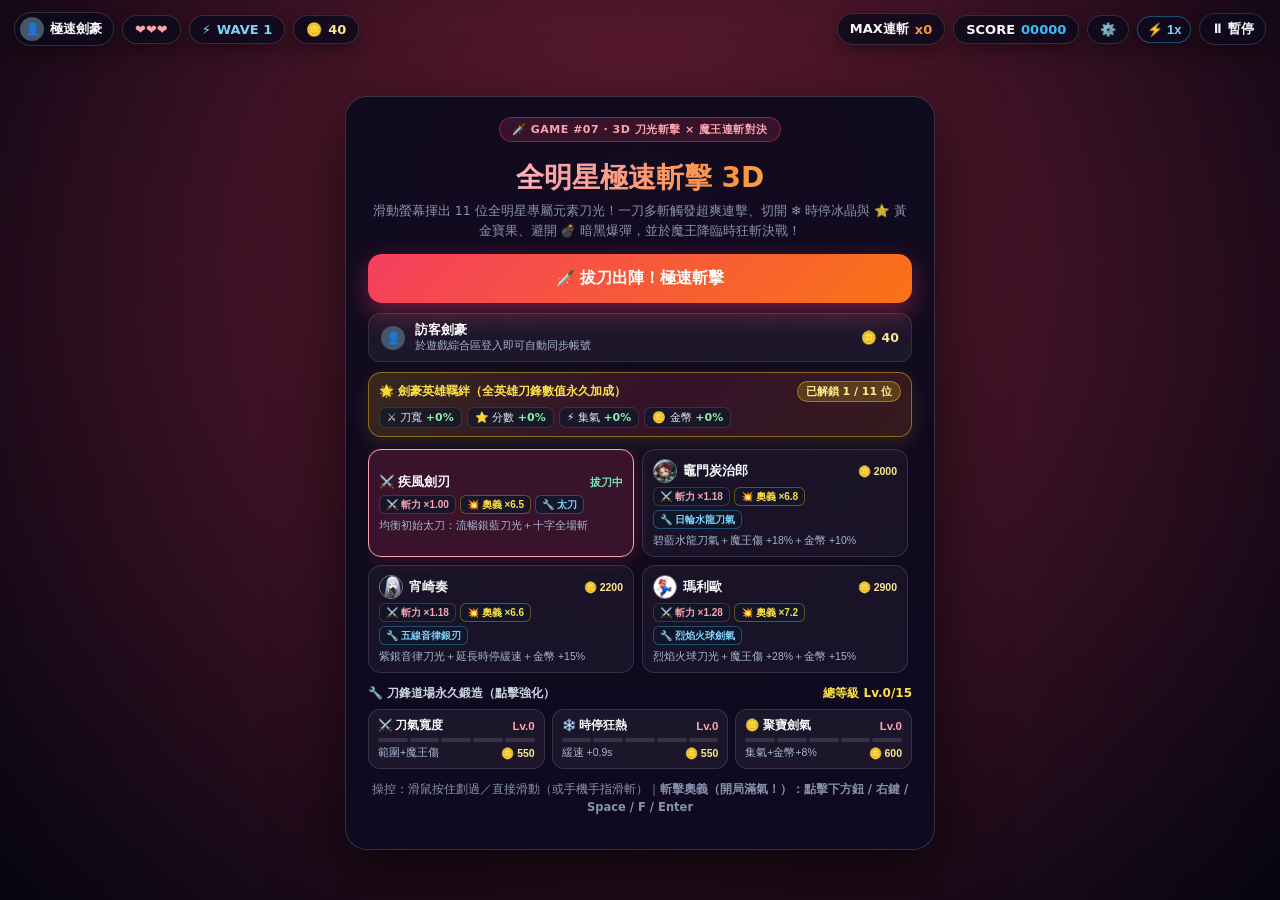
<file: games/hero-slash-3d/index.html>
<!DOCTYPE html>
<html lang="zh-Hant">
<head>
  <meta charset="UTF-8" />
  <meta name="viewport" content="width=device-width, initial-scale=1.0, maximum-scale=1.0, user-scalable=no" />
  <title>全明星極速斬擊 3D — 遊戲綜合區</title>
  <style>
    :root {
      --bg: #080514;
      --panel: rgba(14, 11, 32, 0.92);
      --border: rgba(255, 255, 255, 0.14);
      --text: #f8fafc;
      --muted: #a6b4d0;
      --gold: #fbbf24;
      --cyan: #38bdf8;
      --rose: #fb7185;
      --emerald: #34d399;
    }
    * { box-sizing: border-box; -webkit-tap-highlight-color: transparent; user-select: none; }
    html, body {
      margin: 0; padding: 0; width: 100%; height: 100%; overflow: hidden;
      background: var(--bg); color: var(--text);
      font-family: "Noto Sans TC", "PingFang TC", "Microsoft JhengHei", system-ui, sans-serif;
    }
    .app-root { position: relative; width: 100%; height: 100%; overflow: hidden; touch-action: none; }
    #gameCanvas { display: block; width: 100%; height: 100%; cursor: crosshair; }

    /* Top HUD — z-index 35 above overlays (30) */
    .hud-top {
      position: absolute; top: 0; left: 0; right: 0; z-index: 35;
      display: flex; align-items: center; justify-content: space-between;
      padding: 12px 14px; gap: 8px; flex-wrap: wrap; pointer-events: none;
    }
    .hud-cluster { display: flex; align-items: center; gap: 8px; flex-wrap: wrap; pointer-events: auto; }
    .pill, .hud-btn {
      display: inline-flex; align-items: center; gap: 6px;
      padding: 6px 12px; border-radius: 999px;
      background: rgba(12, 10, 28, 0.84); border: 1px solid var(--border);
      backdrop-filter: blur(10px); color: var(--text);
      font-size: 13px; font-weight: 800; font-variant-numeric: tabular-nums;
      box-shadow: 0 6px 18px rgba(0, 0, 0, 0.35);
    }
    .hud-btn { cursor: pointer; transition: transform 0.14s ease, border-color 0.14s ease; }
    .hud-btn:hover { transform: translateY(-1px); border-color: rgba(251, 113, 133, 0.65); }
    .hud-acct { padding: 4px 11px 4px 5px; }
    .g-avatar {
      width: 24px; height: 24px; border-radius: 50%; flex-shrink: 0;
      display: inline-flex; align-items: center; justify-content: center;
      font-size: 12px; font-weight: 900; color: #fff; background: #e11d48; overflow: hidden;
    }
    .g-avatar img { width: 100%; height: 100%; object-fit: cover; }

    /* Active Hero Badge & Boss Bar */
    .status-strip {
      position: absolute; top: 58px; left: 50%; transform: translateX(-50%); z-index: 12;
      display: flex; flex-direction: column; align-items: center; gap: 6px;
      width: min(440px, calc(100% - 28px)); pointer-events: none;
    }
    .hero-badge-live {
      display: inline-flex; align-items: center; gap: 8px; padding: 4px 12px 4px 5px;
      border-radius: 999px; background: rgba(15, 14, 38, 0.82); border: 1px solid rgba(250, 204, 21, 0.42);
      font-size: 12px; font-weight: 800; color: #fde68a;
    }
    .boss-wrap {
      width: 100%; display: none; align-items: center; gap: 8px; font-size: 11.5px; font-weight: 900;
      padding: 6px 12px; border-radius: 12px; background: rgba(30, 8, 24, 0.88); border: 1px solid rgba(244, 63, 94, 0.65);
    }
    .boss-wrap.show { display: flex; }
    .boss-track { flex: 1; height: 10px; border-radius: 999px; background: rgba(255,255,255,0.12); overflow: hidden; }
    .boss-fill { height: 100%; border-radius: 999px; background: linear-gradient(90deg, #ef4444, #f97316, #fde047); transition: width 0.08s linear; }

    /* Bottom-Center Ultimate Button (stable hitbox) */
    .ult-bar {
      position: absolute; bottom: 16px; left: 50%; transform: translateX(-50%); z-index: 25;
      display: flex; align-items: center; justify-content: center; pointer-events: auto;
    }
    .ult-btn {
      position: relative; overflow: hidden; min-width: 256px; padding: 10px 22px; border-radius: 16px;
      border: 2px solid rgba(244, 63, 94, 0.55); background: rgba(16, 12, 34, 0.90);
      color: #fff; font-weight: 900; font-size: 14px; cursor: pointer;
      display: flex; flex-direction: column; align-items: center; justify-content: center; gap: 2px;
      box-shadow: 0 10px 28px rgba(0, 0, 0, 0.55);
      transition: border-color 0.2s ease, box-shadow 0.2s ease, filter 0.2s ease;
    }
    .ult-btn .fill {
      position: absolute; left: 0; top: 0; bottom: 0; width: 100%;
      background: linear-gradient(90deg, rgba(244, 63, 94, 0.58), rgba(249, 115, 22, 0.62), rgba(250, 204, 21, 0.58));
      transition: width 0.12s linear;
    }
    .ult-btn .lbl { position: relative; z-index: 2; }
    .ult-btn .sub-lbl { position: relative; z-index: 2; font-size: 10.5px; color: #fde68a; font-weight: 700; }
    .ult-btn.ready {
      border-color: #fde047;
      box-shadow: 0 0 28px rgba(250, 204, 21, 0.72), 0 0 54px rgba(244, 63, 94, 0.48);
      animation: ultPulse 1.15s ease-in-out infinite alternate;
    }
    .ult-btn.ready .fill {
      background: linear-gradient(90deg, rgba(244, 63, 94, 0.92), rgba(249, 115, 22, 0.92), rgba(250, 204, 21, 0.92));
    }
    @keyframes ultPulse {
      0% { filter: brightness(1.0); box-shadow: 0 0 22px rgba(250, 204, 21, 0.65), 0 0 44px rgba(244, 63, 94, 0.42); }
      100% { filter: brightness(1.16); box-shadow: 0 0 38px rgba(250, 204, 21, 0.95), 0 0 66px rgba(249, 115, 22, 0.68); }
    }
    .ult-flash { position: fixed; inset: 0; z-index: 19; pointer-events: none; opacity: 0; transition: opacity 0.48s ease-out; }
    .ult-flash.boom { opacity: 0.72; transition: none; }

    /* Overlays & Panels */
    .overlay {
      position: absolute; inset: 0; z-index: 30;
      display: flex; align-items: center; justify-content: center;
      padding: 62px 16px 16px;
      background: radial-gradient(circle at 50% 25%, rgba(244, 63, 94, 0.16), rgba(6, 5, 18, 0.88));
      backdrop-filter: blur(8px);
    }
    .hidden { display: none !important; }
    .panel {
      width: min(590px, 100%); max-height: 90vh; overflow-y: auto;
      padding: 20px 22px; border-radius: 22px;
      background: var(--panel); border: 1px solid rgba(255, 255, 255, 0.16);
      box-shadow: 0 24px 70px rgba(0, 0, 0, 0.65); text-align: center;
    }
    .tag {
      display: inline-flex; align-items: center; gap: 6px; padding: 4px 12px; border-radius: 999px;
      background: rgba(244, 63, 94, 0.16); border: 1px solid rgba(244, 63, 94, 0.45);
      color: #fda4af; font-size: 11px; font-weight: 800; letter-spacing: 0.5px;
    }
    .panel h1 {
      margin: 10px 0 6px; font-size: 27px; font-weight: 900;
      background: linear-gradient(90deg, #fff, #fda4af, #fb923c, #fde047);
      -webkit-background-clip: text; background-clip: text; color: transparent;
    }
    .panel h2 { margin: 8px 0 6px; font-size: 22px; font-weight: 900; }
    .sub { margin: 0 0 12px; font-size: 13px; color: var(--muted); line-height: 1.5; }

    .sso-strip {
      display: flex; align-items: center; gap: 10px; padding: 9px 12px; border-radius: 13px;
      background: rgba(255, 255, 255, 0.05); border: 1px solid rgba(255, 255, 255, 0.1);
      margin-bottom: 10px; text-align: left; font-size: 12.5px;
    }

    /* Hero Synergy Banner */
    .synergy-bar {
      margin: 0 0 10px; padding: 9px 12px; border-radius: 13px; text-align: left;
      background: linear-gradient(135deg, rgba(250, 204, 21, 0.16), rgba(244, 63, 94, 0.16), rgba(249, 115, 22, 0.16));
      border: 1px solid rgba(250, 204, 21, 0.45);
      box-shadow: 0 6px 18px rgba(250, 204, 21, 0.12);
    }
    .syn-head { display: flex; align-items: center; justify-content: space-between; gap: 6px; margin-bottom: 5px; flex-wrap: wrap; }
    .syn-title { font-size: 12px; font-weight: 900; color: #fde047; }
    .syn-count { font-size: 11px; font-weight: 800; padding: 2px 8px; border-radius: 999px; background: rgba(250, 204, 21, 0.2); color: #fef08a; border: 1px solid rgba(250, 204, 21, 0.45); }
    .syn-chips { display: flex; flex-wrap: wrap; gap: 5px; }
    .syn-chip { font-size: 11px; color: #e2e8f0; background: rgba(15, 23, 42, 0.65); border: 1px solid rgba(255, 255, 255, 0.12); border-radius: 7px; padding: 2px 7px; }
    .syn-chip b { color: #86efac; }
    .syn-hint { font-size: 10.5px; color: #cbd5e1; margin-top: 5px; line-height: 1.35; }

    /* Hero Selector Grid */
    .hero-grid {
      display: grid; grid-template-columns: repeat(2, 1fr); gap: 8px;
      max-height: 224px; overflow-y: auto; padding-right: 4px; margin-bottom: 12px;
    }
    .hero-card {
      padding: 9px 10px; border-radius: 13px; text-align: left; cursor: pointer;
      background: rgba(255, 255, 255, 0.04); border: 1px solid rgba(255, 255, 255, 0.12);
      color: var(--text); transition: all 0.14s ease;
    }
    .hero-card:hover { border-color: rgba(251, 113, 133, 0.55); background: rgba(244, 63, 94, 0.09); }
    .hero-card.sel { border-color: #fda4af; background: rgba(244, 63, 94, 0.18); box-shadow: 0 0 18px rgba(244, 63, 94, 0.28); }
    .hero-top { display: flex; align-items: center; justify-content: space-between; gap: 6px; font-weight: 800; font-size: 12.5px; }
    .hero-desc { font-size: 10.5px; color: var(--muted); margin-top: 4px; line-height: 1.35; }
    .char-av {
      width: 24px; height: 24px; border-radius: 50%; object-fit: cover; flex-shrink: 0;
      margin-right: 6px; border: 1.5px solid rgba(255, 255, 255, 0.45);
    }

    /* Permanent Upgrade Workshop */
    .perm-upg-head { display: flex; align-items: center; justify-content: space-between; margin: 2px 0 7px; font-size: 12px; font-weight: 800; color: #cbd5e1; }
    .perm-upg-grid { display: grid; grid-template-columns: repeat(3, 1fr); gap: 7px; margin-bottom: 12px; }
    .perm-btn {
      padding: 8px 9px; border-radius: 12px; text-align: left; cursor: pointer;
      background: rgba(255, 255, 255, 0.05); border: 1px solid rgba(255, 255, 255, 0.13);
      color: var(--text); transition: all 0.14s ease;
    }
    .perm-btn:hover:not(:disabled) { border-color: rgba(251, 191, 36, 0.65); background: rgba(251, 191, 36, 0.11); }
    .perm-btn:disabled { opacity: 0.6; cursor: default; }
    .perm-top { display: flex; align-items: center; justify-content: space-between; font-size: 11.5px; font-weight: 800; }
    .perm-bars { display: flex; gap: 2px; margin: 5px 0 4px; }
    .perm-seg { flex: 1; height: 4px; border-radius: 99px; background: rgba(255, 255, 255, 0.12); }
    .perm-seg.on { background: linear-gradient(90deg, #f43f5e, #fbbf24); }
    .perm-foot { display: flex; align-items: center; justify-content: space-between; font-size: 10.5px; color: var(--muted); }
    .perm-cost { color: #fde68a; font-weight: 800; }

    .stats-grid { display: grid; grid-template-columns: repeat(3, 1fr); gap: 8px; margin: 14px 0; }
    .stat-box { padding: 10px 8px; border-radius: 12px; background: rgba(255, 255, 255, 0.05); border: 1px solid rgba(255, 255, 255, 0.1); }
    .stat-box .l { font-size: 11px; color: var(--muted); }
    .stat-box .v { font-size: 19px; font-weight: 900; margin-top: 3px; }

    .btn-row { display: flex; gap: 9px; flex-wrap: wrap; }
    .btn-primary {
      flex: 1; padding: 12px 18px; border-radius: 13px; border: none;
      background: linear-gradient(135deg, #f43f5e, #f97316); color: #fff;
      font-size: 14.5px; font-weight: 900; cursor: pointer;
      box-shadow: 0 10px 26px rgba(244, 63, 94, 0.4);
    }
    .btn-primary:hover { filter: brightness(1.08); }
    .btn-secondary {
      padding: 12px 15px; border-radius: 13px; border: 1px solid rgba(255, 255, 255, 0.18);
      background: rgba(255, 255, 255, 0.07); color: #f8fafc; font-size: 13.5px; font-weight: 800; cursor: pointer;
    }

    .toast {
      position: absolute; top: 96px; left: 50%; transform: translateX(-50%) translateY(-10px); z-index: 40;
      padding: 8px 16px; border-radius: 999px; background: linear-gradient(135deg, #f43f5e, #f97316); color: #fff;
      font-size: 13px; font-weight: 800; opacity: 0; pointer-events: none; transition: all 0.2s ease; white-space: nowrap;
      box-shadow: 0 8px 24px rgba(0, 0, 0, 0.45);
    }
    .toast.show { opacity: 1; transform: translateX(-50%) translateY(0); }

    @media (max-width: 600px) {
      .hero-grid { grid-template-columns: 1fr; }
      .perm-upg-grid { grid-template-columns: 1fr; }
      .panel { padding: 16px 14px; }
    }
    .hero-stats-row { display: flex; flex-wrap: wrap; gap: 4px; margin-top: 4px; }
    .hstat {
      font-size: 10px; font-weight: 800; padding: 1.5px 6px; border-radius: 6px;
      background: rgba(15, 23, 42, 0.72); border: 1px solid rgba(255, 255, 255, 0.12); color: #e2e8f0;
    }
    .hstat.atk { color: #fda4af; border-color: rgba(244, 63, 94, 0.35); }
    .hstat.ult { color: #fde047; border-color: rgba(250, 204, 21, 0.35); }
    .hstat.wep { color: #7dd3fc; border-color: rgba(56, 189, 248, 0.35); }
    .ult-cutin {
      position: absolute; left: 0; right: 0; top: 34%; z-index: 38;
      pointer-events: none; display: flex; align-items: center; justify-content: center; gap: 14px;
      padding: 12px 24px; opacity: 0; transform: translateX(-40px) skewX(-8deg);
      transition: opacity 0.16s ease, transform 0.22s cubic-bezier(0.22, 1, 0.36, 1);
      background: linear-gradient(90deg, transparent, rgba(15, 23, 42, 0.92) 18%, var(--cut-col, #f43f5e) 50%, rgba(15, 23, 42, 0.92) 82%, transparent);
      border-top: 2px solid rgba(255, 255, 255, 0.75); border-bottom: 2px solid rgba(255, 255, 255, 0.75);
      box-shadow: 0 0 40px var(--cut-col, #f43f5e);
    }
    .ult-cutin.show { opacity: 1; transform: translateX(0) skewX(-8deg); }
    .ult-cutin-av {
      width: 56px; height: 56px; border-radius: 50%; object-fit: cover;
      border: 3px solid #fde047; box-shadow: 0 0 20px rgba(253, 224, 71, 0.8);
      transform: skewX(8deg); background: #0f172a; display: flex; align-items: center; justify-content: center; font-size: 28px; flex-shrink: 0;
    }
    .ult-cutin-txt { transform: skewX(8deg); text-align: left; }
    .ult-cutin-sub { font-size: 11px; font-weight: 900; color: #fef08a; letter-spacing: 1.5px; }
    .ult-cutin-title { font-size: 22px; font-weight: 900; color: #fff; text-shadow: 0 3px 14px rgba(0, 0, 0, 0.85); }

    /* Game Speed Capsule & Clear Pause Button */
    .speed-group {
      pointer-events: auto; display: inline-flex; align-items: center; gap: 2px;
      padding: 3px 4px 3px 7px; border-radius: 999px;
      background: rgba(12, 10, 28, 0.86); border: 1px solid var(--border, rgba(255,255,255,0.16));
      backdrop-filter: blur(10px); box-shadow: 0 6px 18px rgba(0, 0, 0, 0.35);
    }
    .speed-group .spd-ico { font-size: 11px; margin-right: 2px; color: #fde047; line-height: 1; }
    .spd-btn {
      border: none; background: transparent; color: #cbd5e1;
      font-size: 11px; font-weight: 900; padding: 3px 7px; border-radius: 999px;
      cursor: pointer; transition: all 0.14s ease; font-variant-numeric: tabular-nums;
      line-height: 1.25; font-family: inherit;
    }
    .spd-btn:hover { color: #fff; background: rgba(255, 255, 255, 0.12); }
    .spd-btn.on {
      color: #0b1120; background: linear-gradient(135deg, #38bdf8, #818cf8);
      box-shadow: 0 0 10px rgba(56, 189, 248, 0.45);
    }
    .spd-btn.on.fast {
      color: #1c0a00; background: linear-gradient(135deg, #fde047, #fb923c);
      box-shadow: 0 0 12px rgba(251, 146, 60, 0.55);
    }
    .hud-btn.pause-btn { gap: 5px; padding: 6px 11px; white-space: nowrap; }
    .hud-btn.pause-btn.paused-on {
      border-color: #fde047 !important; background: rgba(245, 158, 11, 0.32) !important;
      color: #fef08a !important; box-shadow: 0 0 16px rgba(250, 204, 21, 0.5);
    }

    /* Mobile Portrait HUD & Overlay Anti-Overlap Layout */
    @media (max-width: 680px) {
      .hud-top {
        padding: 5px 6px !important; gap: 4px !important;
        flex-direction: column; align-items: stretch;
      }
      .hud-cluster {
        width: 100%; justify-content: space-between;
        gap: 3px !important; flex-wrap: nowrap !important;
        overflow-x: auto; scrollbar-width: none;
      }
      .hud-cluster::-webkit-scrollbar { display: none; }
      .pill, .hud-btn {
        padding: 3.5px 6px !important; font-size: 10.5px !important;
        gap: 3px !important; white-space: nowrap; flex-shrink: 0;
      }
      .hud-acct { padding: 2.5px 6px 2.5px 3px !important; }
      .hud-acct #hudPlayerName, .hud-acct #hudAccountName {
        max-width: 56px; overflow: hidden; text-overflow: ellipsis; white-space: nowrap; display: inline-block;
      }
      .g-avatar { width: 18px !important; height: 18px !important; font-size: 10px !important; }
      .speed-group { padding: 2px 3px 2px 4px !important; gap: 1px !important; flex-shrink: 0; }
      .speed-group .spd-ico { font-size: 9.5px !important; margin-right: 1px !important; }
      .spd-btn { font-size: 9.5px !important; padding: 2px 4px !important; }
      .hud-btn.pause-btn { padding: 3.5px 6px !important; font-size: 10.5px !important; gap: 2px !important; }
      .overlay { padding: 86px 10px 14px !important; align-items: flex-start !important; }
      .panel { max-height: calc(100% - 8px) !important; padding: 14px 12px !important; border-radius: 18px !important; }
      .panel h1 { font-size: 21px !important; margin: 6px 0 4px !important; }
      .status-strip, .bars-wrap, .buff-strip, .dash-cluster, .progress-wrap { top: 72px !important; }
      .toast {
        top: 108px !important; max-width: calc(100vw - 24px);
        white-space: normal !important; text-align: center;
        font-size: 12px !important; padding: 6px 12px !important;
      }
      .ult-bar, .nova-bar {
        bottom: max(12px, env(safe-area-inset-bottom, 0px) + 8px) !important;
        max-width: calc(100vw - 20px);
      }
      .ult-btn, .nova-btn { min-width: 176px !important; padding: 8px 14px !important; font-size: 12.5px !important; border-radius: 14px !important; }
      .sprint-btn { padding: 8px 12px !important; font-size: 12px !important; border-radius: 14px !important; white-space: nowrap; }
    }
    @media (max-width: 440px) {
      .hud-cluster:last-child .pill:nth-child(2) > span:first-child { display: none; }
      .hud-cluster:last-child .pill:nth-child(1) > span:first-child { font-size: 9.5px; }
    }

    /* Anti-Jitter Fixed Viewport Lock (iOS Chrome/Safari Landscape Stability) */
    html, body {
      position: fixed;
      inset: 0;
      width: 100%;
      height: 100%;
      overflow: hidden;
      overscroll-behavior: none;
      touch-action: none;
    }
    .overlay { overscroll-behavior: contain; }
    .panel { overscroll-behavior: contain; -webkit-overflow-scrolling: touch; }
    @media (max-height: 460px) and (orientation: landscape) {
      .hud-top {
        padding: 4px 8px !important; gap: 6px !important;
        flex-direction: row !important; align-items: center !important;
      }
      .hud-cluster { width: auto !important; gap: 4px !important; flex-wrap: nowrap !important; }
      .pill, .hud-btn { padding: 3px 7px !important; font-size: 11px !important; gap: 4px !important; }
      .speed-group { padding: 2px 3px 2px 5px !important; }
      .spd-btn { font-size: 10px !important; padding: 2px 5px !important; }
      .hud-btn.pause-btn { padding: 3px 8px !important; font-size: 11px !important; }
      .overlay { padding: 52px 12px 10px !important; align-items: flex-start !important; }
      .panel { max-height: calc(100% - 10px) !important; padding: 12px 14px !important; }
      .panel h1 { font-size: 20px !important; margin: 4px 0 !important; }
      .status-strip, .bars-wrap, .buff-strip, .dash-cluster, .progress-wrap { top: 40px !important; }
      .toast { top: 68px !important; font-size: 11.5px !important; padding: 5px 12px !important; }
      .ult-bar, .nova-bar { bottom: 8px !important; }
      .ult-btn, .nova-btn { min-width: 170px !important; padding: 6px 14px !important; font-size: 12px !important; }
      .sprint-btn { padding: 7px 12px !important; font-size: 12px !important; }
    }

    /* Streamlined Single-Row HUD, Cycle Speed Button & Collapsible Audio Drawer */
    html.in-hub #hudAcctBtn, html.in-hub #hudAccountBtn { display: none !important; }
    .hud-btn.speed-cycle-btn {
      gap: 3px; padding: 5px 9px; font-weight: 900; font-variant-numeric: tabular-nums;
      color: #7dd3fc; border-color: rgba(56, 189, 248, 0.38);
    }
    .hud-btn.speed-cycle-btn.fast {
      color: #1c0a00 !important; border-color: #fde047 !important;
      background: linear-gradient(135deg, #fde047, #fb923c) !important;
      box-shadow: 0 0 12px rgba(251, 146, 60, 0.55);
    }
    .hud-extra { display: none; align-items: center; gap: 4px; }
    .hud-extra.open { display: inline-flex; }
    .hud-btn.more-btn.on { border-color: #38bdf8; color: #7dd3fc; background: rgba(56, 189, 248, 0.18); }
    @media (max-width: 760px), (max-height: 500px) {
      .hud-top {
        padding: 4px 7px !important; gap: 4px !important;
        flex-direction: row !important; align-items: center !important;
        flex-wrap: nowrap !important;
      }
      .hud-cluster {
        width: auto !important; gap: 4px !important;
        flex-wrap: nowrap !important; overflow-x: auto; scrollbar-width: none;
      }
      .hud-cluster::-webkit-scrollbar { display: none; }
      .pill, .hud-btn {
        padding: 3.5px 7px !important; font-size: 11px !important;
        gap: 3px !important; white-space: nowrap; flex-shrink: 0;
      }
      .hud-btn.pause-btn { padding: 3.5px 7px !important; font-size: 11px !important; }
      .overlay { padding: 48px 10px 12px !important; align-items: flex-start !important; }
      .panel { max-height: calc(100% - 8px) !important; }
      .status-strip, .bars-wrap, .buff-strip, .dash-cluster, .progress-wrap { top: 40px !important; }
      .toast { top: 68px !important; font-size: 11.5px !important; padding: 5px 12px !important; }
      .ult-bar, .nova-bar { bottom: max(8px, env(safe-area-inset-bottom, 0px) + 4px) !important; }
      .ult-btn, .nova-btn { min-width: 150px !important; padding: 7px 14px !important; font-size: 12.5px !important; border-radius: 13px !important; }
      .ult-btn .sub-lbl, .nova-btn .sub-lbl { display: none !important; }
      .sprint-btn { padding: 7px 12px !important; font-size: 12px !important; border-radius: 13px !important; }
    }
  </style>
  <link rel="stylesheet" href="../../shared/start-screen.css" />


  <script>
  (function () {
    const GAME_ID = 'hero_slash_3d';
    const ECO_KEY = 'arcade_hub_economy_v1';
    const DEF = { coinMultiplier: 1.0, normalDropMult: 1.0, bonusDropMult: 1.0, maxCoinsPerRun: 0 };
    function clampM(v) { const n = Number(v); return Number.isFinite(n) ? Math.round(Math.max(0.1, Math.min(5.0, n)) * 100) / 100 : 1.0; }
    function clampC(v) { const n = Math.floor(Number(v) || 0); return n <= 0 ? 0 : Math.max(50, Math.min(99999, n)); }
    function norm(raw) {
      const s = raw && typeof raw === 'object' ? raw : {};
      return {
        coinMultiplier: clampM(s.coinMultiplier !== undefined ? s.coinMultiplier : 1.0),
        normalDropMult: clampM(s.normalDropMult !== undefined ? s.normalDropMult : 1.0),
        bonusDropMult: clampM(s.bonusDropMult !== undefined ? s.bonusDropMult : 1.0),
        maxCoinsPerRun: clampC(s.maxCoinsPerRun !== undefined ? s.maxCoinsPerRun : 0)
      };
    }
    let cfg = Object.assign({}, DEF);
    function renderBadge() {
      let el = document.getElementById('arcadeEcoBadge');
      const best = Math.round(Math.max(cfg.coinMultiplier, cfg.coinMultiplier * cfg.normalDropMult, cfg.coinMultiplier * cfg.bonusDropMult) * 100) / 100;
      if (best <= 1.0) {
        if (el) el.style.display = 'none';
        return;
      }
      if (!el && document.body) {
        el = document.createElement('div');
        el.id = 'arcadeEcoBadge';
        el.style.cssText = 'position:fixed;bottom:10px;left:10px;z-index:25;padding:3px 9px;border-radius:999px;font-size:11px;font-weight:900;color:#fff;background:linear-gradient(135deg,rgba(245,158,11,0.95),rgba(239,68,68,0.92));border:1px solid rgba(254,240,138,0.8);box-shadow:0 4px 12px rgba(245,158,11,0.4);pointer-events:none;font-family:inherit;';
        document.body.appendChild(el);
      }
      if (el) {
        el.textContent = '🔥 ' + best + 'x 金幣';
        el.style.display = 'inline-flex';
      }
    }
    function loadFromStorage() {
      try {
        const raw = localStorage.getItem(ECO_KEY);
        if (raw) {
          const doc = JSON.parse(raw);
          cfg = (doc && doc.games && doc.games[GAME_ID]) ? norm(doc.games[GAME_ID]) : Object.assign({}, DEF);
        } else {
          cfg = Object.assign({}, DEF);
        }
      } catch (e) {}
      renderBadge();
    }
    function scale(base, kind, currentRun) {
      const sub = kind === 'bonus' ? cfg.bonusDropMult : cfg.normalDropMult;
      const rawVal = Math.max(0, Number(base) || 0) * cfg.coinMultiplier * sub;
      let gain = Math.floor(rawVal);
      if (Math.random() < (rawVal - gain)) gain += 1;
      if (cfg.maxCoinsPerRun > 0 && typeof currentRun === 'number') {
        const rem = Math.max(0, cfg.maxCoinsPerRun - currentRun);
        gain = Math.min(gain, rem);
      }
      return Math.max(0, gain);
    }
    window.addEventListener('message', function (ev) {
      const d = ev && ev.data;
      if (!d || typeof d !== 'object') return;
      if ((d.type === 'ARCADE_SSO_SYNC' || d.type === 'ARCADE_ECONOMY_SYNC') && d.economy) {
        cfg = norm(d.economy);
        renderBadge();
      }
    });
    window.addEventListener('storage', function (ev) {
      if (ev && ev.key === ECO_KEY) loadFromStorage();
    });
    if (document.readyState === 'loading') document.addEventListener('DOMContentLoaded', loadFromStorage);
    else loadFromStorage();
    window.__ARCADE_ECO__ = {
      get: function () { return cfg; },
      scale: scale,
      capRun: function (val) { return cfg.maxCoinsPerRun > 0 ? Math.min(val, cfg.maxCoinsPerRun) : val; }
    };
  })();
  </script>
</head>
<body>
  <div class="app-root">
    <canvas id="gameCanvas" aria-label="全明星極速斬擊 3D 畫布"></canvas>

    <div class="hud-top">
      <div class="hud-cluster">
        <button class="hud-btn hud-acct" id="hudAcctBtn" type="button" title="全站 Google 帳號">
          <span class="g-avatar" id="hudAvatar">👤</span>
          <span id="hudPlayerName">極速劍豪</span>
        </button>
        <div class="pill" style="color:#fda4af;"><span id="hudLives">❤️❤️❤️</span></div>
        <div class="pill" style="color:#7dd3fc;"><span>⚡</span><span id="hudWave">WAVE 1</span></div>
        <div class="pill" style="color:#fde68a;"><span>🪙</span><span id="hudCoins">40</span></div>
      </div>
      <div class="hud-cluster">
        <div class="pill"><span>MAX連斬</span><span id="hudCombo" style="color:#fb923c;">x0</span></div>
        <div class="pill"><span>SCORE</span><span id="hudScore" style="color:#38bdf8;">00000</span></div>
        <div class="hud-extra" id="hudExtra">
        <button class="hud-btn" id="btnBgm" type="button" title="背景音樂 (B)">🎵</button>
        <button class="hud-btn" id="btnMute" type="button" title="靜音 (M)">🔊</button>
        </div>
        <button class="hud-btn more-btn" id="btnHudMore" type="button" title="展開 / 收合音效按鈕">⚙️</button>
        <button class="hud-btn speed-cycle-btn" id="btnSpeed" type="button" title="點擊循環切換速度 (快捷鍵 [ / ])">⚡ 1x</button>
        <button class="hud-btn pause-btn" id="btnPause" type="button" title="暫停 / 繼續 (P / Esc)">⏸ 暫停</button>
      </div>
    </div>

    <div class="status-strip hidden" id="statusStrip">
      <div class="hero-badge-live" id="liveHeroBadge">⚔️ 疾風劍刃</div>
      <div class="boss-wrap" id="bossWrap">
        <span style="color:#fda4af;">👑 魔王連斬</span>
        <div class="boss-track"><div class="boss-fill" id="bossFill" style="width:100%"></div></div>
        <span id="bossTimer" style="color:#fde047;">8.0s</span>
      </div>
    </div>

    <div class="ult-flash" id="ultFlash"></div>
    <div class="ult-cutin" id="ultCutin">
      <div class="ult-cutin-av" id="ultCutinAv">🗡️</div>
      <div class="ult-cutin-txt">
        <div class="ult-cutin-sub" id="ultCutinSub">HERO ULTIMATE</div>
        <div class="ult-cutin-title" id="ultCutinTitle">極速斬擊奧義</div>
      </div>
    </div>

    <div class="ult-bar hidden" id="ultBar">
      <button class="ult-btn" id="btnUlt" type="button">
        <div class="fill" id="ultFill"></div>
        <div class="lbl" id="ultLabel">⚔️ 全場斬擊奧義</div>
        <div class="sub-lbl" id="ultSub">點擊 / 右鍵 / Space / F</div>
      </button>
    </div>

    <div class="toast" id="toast"></div>

    <!-- Start & Hero Select Overlay -->
    <div class="overlay" id="startOverlay">
      <div class="panel">
        <div class="tag">🗡️ GAME #07 · 3D 刀光斬擊 × 魔王連斬對決</div>
        <h1>全明星極速斬擊 3D</h1>
        <p class="sub">滑動螢幕揮出 11 位全明星專屬元素刀光！一刀多斬觸發超爽連擊、切開 ❄️ 時停冰晶與 ⭐ 黃金寶果、避開 💣 暗黑爆彈，並於魔王降臨時狂斬決戰！</p>

        <div class="start-cta-wrap">
          <button class="btn-primary start-cta" id="btnStart" type="button">🗡️ 拔刀出陣！極速斬擊</button>
        </div>

        <div class="sso-strip">
          <span class="g-avatar" id="startAvatar">👤</span>
          <div style="flex:1;min-width:0;">
            <div id="startAcctName" style="font-weight:800;color:#fff;">訪客劍豪</div>
            <div id="startAcctSub" style="font-size:10.5px;color:var(--muted);">由遊戲綜合區統一登入 · 獨立帳號存檔</div>
          </div>
          <span style="font-weight:800;color:#fde68a;">🪙 <span id="startCoins">40</span></span>
        </div>

        <div class="synergy-bar" id="heroSynergy"></div>
        <div class="hero-grid" id="heroGrid"></div>

        <div class="perm-upg-head"><span>🔧 刀鋒道場永久鍛造（點擊強化）</span><span id="permUpgLvl" style="color:#fde047;">總等級 Lv.0/15</span></div>
        <div class="perm-upg-grid" id="permUpgGrid"></div>

        <p class="sub" style="font-size:11.5px;margin-bottom:12px;">
          操控：滑鼠按住劃過／直接滑動（或手機手指滑斬）｜<strong>斬擊奧義（開局滿氣！）：點擊下方鈕 / 右鍵 / Space / F / Enter</strong>
        </p>

      </div>
    </div>

    <!-- Pause Overlay -->
    <div class="overlay hidden" id="pauseOverlay">
      <div class="panel">
        <div class="tag">⏸ 道場暫停</div>
        <h2>收刀喘息</h2>
        <p class="sub">按 P 繼續揮斬，或返回大廳更換英雄與鍛造刀鋒。</p>
        <div class="btn-row">
          <button class="btn-primary" id="btnResume" type="button">▶ 繼續斬擊</button>
          <button class="btn-secondary" id="btnPauseRestart" type="button">🔄 重新拔刀</button>
          <button class="btn-secondary" id="btnMenu" type="button">🏠 返回大廳</button>
        </div>
      </div>
    </div>

    <!-- Game Over Overlay -->
    <div class="overlay hidden" id="overOverlay">
      <div class="panel">
        <div class="tag">🏆 斬擊結算</div>
        <h2>拔刀試煉結束！</h2>
        <p class="sub">本局斬獲的金幣已全數匯入帳號，解鎖更多劍豪英雄永久疊加全體數值！</p>
        <div class="stats-grid">
          <div class="stat-box"><div class="l">最終分數</div><div class="v" id="overScore" style="color:#38bdf8;">0</div></div>
          <div class="stat-box"><div class="l">總斬擊 / 波數</div><div class="v" id="overSlices" style="color:#34d399;">0</div></div>
          <div class="stat-box"><div class="l">獲得金幣</div><div class="v" id="overCoins" style="color:#fbbf24;">+0</div></div>
        </div>
        <div class="btn-row">
          <button class="btn-primary" id="btnRetry" type="button">🗡️ 再次拔刀</button>
          <button class="btn-secondary" id="btnOverMenu" type="button">返回道場大廳</button>
        </div>
      </div>
    </div>
  </div>

  <script>
  (() => {
    'use strict';

    // =========================================================================
    // 1. UNIFIED SSO & SAVE SYSTEM (GAME #07: hero_slash_3d)
    // =========================================================================
    const GAME_ID = 'hero_slash_3d';
    const SSO_KEY = 'arcade_hub_sso_v1';

    function loadAuth() {
      try {
        const raw = localStorage.getItem(SSO_KEY);
        if (raw) { const p = JSON.parse(raw); if (p && typeof p === 'object') return { currentUser: p.currentUser && p.currentUser.uid ? p.currentUser : null }; }
      } catch (e) {}
      return { currentUser: null };
    }
    let auth = loadAuth();
    function getSaveKey() {
      return auth.currentUser && auth.currentUser.uid
        ? `arcade_save_${GAME_ID}_acct_${auth.currentUser.uid}`
        : `arcade_save_${GAME_ID}_guest`;
    }

    // 11 All-Star Heroes — strictly tiered 200..800 by power!
    const HEROES = [
      { id: 'blade_s',  name: '疾風劍刃',     icon: '⚔️', price: 0,   color: '#38bdf8', glow: '#7dd3fc', bladeR: 20, bossDmg: 1.0,  coinMult: 1.0,  ultName: '疾風十字連斬',       ultFlash: '56,189,248',  desc: '均衡初始太刀：流暢銀藍刀光＋十字全場斬' },
      { id: 'tanjiro',  name: '竈門炭治郎',   icon: '🌊', avatar: '[data-uri]',  price: 2000, color: '#14b8a6', glow: '#38bdf8', bladeR: 23, bossDmg: 1.18, coinMult: 1.10, ultName: '水之呼吸・生生流轉', ultFlash: '20,184,166',  desc: '碧藍水龍刀氣＋魔王傷 +18%＋金幣 +10%' },
      { id: 'kanade',   name: '宵崎奏',       icon: '🎧', avatar: '[data-uri]',   price: 2200, color: '#a855f7', glow: '#e879f9', bladeR: 24, bossDmg: 1.18, coinMult: 1.15, ultName: '深夜旋律時停斬',     ultFlash: '192,132,252', desc: '紫銀音律刀光＋延長時停緩速＋金幣 +15%' },
      { id: 'mario',    name: '瑪利歐',       icon: '🍄', avatar: '[data-uri]',    price: 2900, color: '#ef4444', glow: '#facc15', bladeR: 25, bossDmg: 1.28, coinMult: 1.15, ultName: '無敵星火焰狂斬',     ultFlash: '239,68,68',   desc: '烈焰火球刀光＋魔王傷 +28%＋金幣 +15%' },
      { id: 'muichiro', name: '時透無一郎',   icon: '🌫️', avatar: '[data-uri]', price: 3900, color: '#2dd4bf', glow: '#99f6e4', bladeR: 27, bossDmg: 1.38, coinMult: 1.18, ultName: '霞之呼吸・朧月亂舞', ultFlash: '94,234,212',  desc: '薄荷霞霧超寬劍氣＋魔王傷 +38%＋金幣 +18%' },
      { id: 'doraemon', name: '哆啦A夢',      icon: '🔔', avatar: '[data-uri]', price: 5300, color: '#0ea5e9', glow: '#fbbf24', bladeR: 28, bossDmg: 1.38, coinMult: 1.20, ultName: '四次元空氣刃風暴',   ultFlash: '14,165,233',  desc: '百寶超寬刀光＋黃金果率提升＋金幣 +20%' },
      { id: 'pikachu',  name: '皮卡丘',       icon: '⚡', avatar: '[data-uri]',  price: 6900, color: '#facc15', glow: '#fef08a', bladeR: 29, bossDmg: 1.48, coinMult: 1.22, ultName: '十萬伏特閃電一閃',   ultFlash: '250,204,21',  desc: '雷霆電光劍氣＋高速集氣＋金幣 +22%' },
      { id: 'levi',     name: '里維兵長',     icon: '⚔️', avatar: '[data-uri]',     price: 9600, color: '#16a34a', glow: '#86efac', bladeR: 31, bossDmg: 1.65, coinMult: 1.25, ultName: '立體機動・超高速削斬', ultFlash: '74,222,128',  desc: '人類最強雙刃＋魔王傷 +65%＋金幣 +25%' },
      { id: 'rimuru',   name: '利姆路',       icon: '💧', avatar: '[data-uri]',   price: 12600, color: '#38bdf8', glow: '#fde047', bladeR: 32, bossDmg: 1.72, coinMult: 1.28, ultName: '暴食之王・神之怒斬', ultFlash: '56,189,248',  desc: '天藍魔素寬刃＋爆彈免疫護盾＋金幣 +28%' },
      { id: 'luffy',    name: '魯夫',         icon: '👒', avatar: '[data-uri]',    price: 16100, color: '#dc2626', glow: '#fde047', bladeR: 34, bossDmg: 1.85, coinMult: 1.30, ultName: '二檔・霸王色斬空波', ultFlash: '239,68,68',   desc: '霸氣紅金劍氣＋魔王傷 +85%＋金幣 +30%' },
      { id: 'gojo',     name: '五條悟',       icon: '♾️', avatar: '[data-uri]',     price: 20000, color: '#a855f7', glow: '#38bdf8', bladeR: 37, bossDmg: 2.05, coinMult: 1.35, ultName: '虛式「茈」・無量空斬', ultFlash: '168,85,247',  desc: '最強蒼紅茈刀光＋全場時停湮滅＋金幣 +35%' }
    ];

    const avatarCache = {};
    HEROES.forEach((h) => { if (h.avatar) { const im = new Image(); im.src = h.avatar; avatarCache[h.id] = im; } });

    const PERM_UPGRADES = [
      { id: 'wide',   name: '刀氣寬度', icon: '⚔️', desc: '範圍+魔王傷', baseCost: 550, stepCost: 550, maxLv: 5 },
      { id: 'freeze', name: '時停狂熱', icon: '❄️', desc: '緩速 +0.9s', baseCost: 550, stepCost: 550, maxLv: 5 },
      { id: 'greed',  name: '聚寶劍氣', icon: '🪙', desc: '集氣+金幣+8%', baseCost: 600, stepCost: 600, maxLv: 5 }
    ];

    function defaultSave() {
      return { coins: 40, bestScore: 0, bestWave: 1, bestSlices: 0, bossesDefeated: 0, ownedHeroes: ['blade_s'], equippedHero: 'blade_s', upgrades: { wide: 0, freeze: 0, greed: 0 } };
    }
    function loadSave() {
      try {
        const raw = localStorage.getItem(getSaveKey());
        if (raw) {
          const p = JSON.parse(raw);
          const u = (p && p.upgrades && typeof p.upgrades === 'object') ? p.upgrades : {};
          return Object.assign(defaultSave(), p, {
            ownedHeroes: Array.isArray(p.ownedHeroes) && p.ownedHeroes.length ? p.ownedHeroes : ['blade_s'],
            upgrades: { wide: Math.min(5, Number(u.wide) || 0), freeze: Math.min(5, Number(u.freeze) || 0), greed: Math.min(5, Number(u.greed) || 0) }
          });
        }
      } catch (e) {}
      return defaultSave();
    }
    let save = loadSave();

    function getHero() { return HEROES.find(h => h.id === save.equippedHero) || HEROES[0]; }
    function getHeroSynergy() {
      const count = (save.ownedHeroes && save.ownedHeroes.length) || 1;
      const extra = Math.max(0, count - 1);
      return {
        count, total: HEROES.length, extra,
        bladeMult: 1 + extra * 0.06,
        scoreMult: 1 + extra * 0.10,
        ultMult: 1 + extra * 0.08,
        coinMult: 1 + extra * 0.05
      };
    }

    function getSummaryStats() {
      const stars = Math.min(15, Math.floor((save.bestWave || 1) * 1.5) + (save.bossesDefeated || 0) * 3);
      const upgTotal = Object.values(save.upgrades || {}).reduce((a, b) => a + (Number(b) || 0), 0);
      return {
        coins: save.coins, bestScore: save.bestScore, stars, maxStars: 15,
        charsUnlocked: save.ownedHeroes.length, charsTotal: HEROES.length,
        upgradeLevel: upgTotal, upgradeMax: 15, bestWave: save.bestWave
      };
    }
    function postToHub(payload) { try { if (window.parent && window.parent !== window) window.parent.postMessage(payload, '*'); } catch (e) {} }
    function persistSave() {
      try { localStorage.setItem(getSaveKey(), JSON.stringify(save)); } catch (e) {}
      postToHub({ type: 'ARCADE_GAME_STATS', gameId: GAME_ID, uid: auth.currentUser ? auth.currentUser.uid : null, stats: getSummaryStats() });
    }
    function getPlayerName() { return (auth.currentUser && auth.currentUser.name) ? auth.currentUser.name : '極速劍豪'; }

    // =========================================================================
    // 2. RATE-LIMITED SYNTH DOJO BGM & SLASH SFX
    // =========================================================================
    const SFX = {
      ctx: null, muted: false, bgmOn: true, timer: null, step: 0, lastAt: {},
      ensure() {
        if (this.muted) return null;
        if (!this.ctx) { const AC = window.AudioContext || window.webkitAudioContext; if (!AC) return null; this.ctx = new AC(); }
        if (this.ctx.state === 'suspended') this.ctx.resume().catch(() => {});
        return this.ctx;
      },
      canPlay(tag, minMs = 40) {
        const now = performance.now();
        if (now - (this.lastAt[tag] || 0) < minMs) return false;
        this.lastAt[tag] = now; return true;
      },
      tone(type, f0, f1, dur, vol = 0.08) {
        const ctx = this.ensure(); if (!ctx) return;
        const now = ctx.currentTime;
        const o = ctx.createOscillator(), g = ctx.createGain();
        o.type = type; o.frequency.setValueAtTime(f0, now);
        if (f1 !== f0) o.frequency.exponentialRampToValueAtTime(Math.max(30, f1), now + dur);
        g.gain.setValueAtTime(vol, now); g.gain.exponentialRampToValueAtTime(0.001, now + dur);
        o.connect(g); g.connect(ctx.destination); o.start(now); o.stop(now + dur + 0.02);
      },
      whoosh() { if (this.canPlay('wh', 110)) this.tone('triangle', 520, 210, 0.08, 0.045); },
      slice(combo) { if (this.canPlay('sl', 35)) { const f = Math.min(1200, 420 + combo * 55); this.tone('sine', f, f * 1.25, 0.07, 0.065); } },
      gold() { if (this.canPlay('gd', 45)) this.tone('sine', 960, 1520, 0.09, 0.07); },
      freeze() { [660, 880, 1180].forEach((f, i) => setTimeout(() => this.tone('sine', f, f * 1.05, 0.14, 0.06), i * 50)); },
      bomb() { this.tone('sawtooth', 140, 42, 0.28, 0.12); },
      ult() { this.tone('sawtooth', 160, 820, 0.30, 0.12); setTimeout(() => this.tone('triangle', 820, 240, 0.36, 0.10), 110); },
      startBgm() {
        if (this.timer || this.muted || !this.bgmOn) return;
        // Pentatonic Japanese Dojo-Cyber melody
        const scale = [293.7, 329.6, 392.0, 440.0, 587.3, 440.0, 392.0, 329.6];
        this.timer = setInterval(() => {
          if (this.muted || !this.bgmOn || st.mode !== 'playing') return;
          const n = scale[this.step % scale.length];
          this.tone('triangle', n, n * 0.99, 0.13, 0.024);
          if (this.step % 2 === 0) this.tone('sine', 146.8, 146.8, 0.15, 0.028);
          this.step++;
        }, 190);
      },
      stopBgm() { if (this.timer) { clearInterval(this.timer); this.timer = null; } }
    };

    // =========================================================================
    // 3. CANVAS & SLASH ENGINE STATE
    // =========================================================================
    const canvas = document.getElementById('gameCanvas');
    const ctx = canvas.getContext('2d', { alpha: false });
    let W = 1280, H = 720, DPR = 1;
    function resize() {
      DPR = Math.min(1.5, window.devicePixelRatio || 1);
      W = window.innerWidth; H = window.innerHeight;
      canvas.width = Math.floor(W * DPR); canvas.height = Math.floor(H * DPR);
      ctx.setTransform(DPR, 0, 0, DPR, 0, 0);
    }
    window.addEventListener('resize', resize);
    resize();

    const TARGET_STYLES = [
      { kind: 'fruit', emoji: '🍉', col: '#fb7185', rim: '#34d399', r: 32, pts: 35 },
      { kind: 'fruit', emoji: '🍊', col: '#fb923c', rim: '#fde047', r: 28, pts: 35 },
      { kind: 'fruit', emoji: '🥝', col: '#4ade80', rim: '#166534', r: 27, pts: 35 },
      { kind: 'fruit', emoji: '🍇', col: '#c084fc', rim: '#e879f9', r: 29, pts: 40 },
      { kind: 'fruit', emoji: '🔮', col: '#38bdf8', rim: '#818cf8', r: 30, pts: 45 }
    ];

    const st = {
      mode: 'menu', time: 0, wave: 1, lives: 3, score: 0, runCoins: 0, slices: 0, maxCombo: 0,
      ultCharge: 25, ultLockTimer: 0, shake: 0, slowTimer: 0, bombShield: 0,
      spawnCd: 0.7, bossTimer: 26, boss: null,
      swipeCount: 0, swipeWindow: 0,
      pointerDown: false, lastX: 0, lastY: 0,
      trail: [], slashLines: [], targets: [], halves: [], particles: [], floats: []
    };

    function addTrailPoint(x, y) {
      if (st.mode !== 'playing') return;
      const dist = st.trail.length ? Math.hypot(x - st.lastX, y - st.lastY) : 99;
      if (dist > 6) {
        if (st.trail.length > 0 && dist > 18) SFX.whoosh();
        const prevX = st.trail.length ? st.lastX : x;
        const prevY = st.trail.length ? st.lastY : y;
        st.trail.push({ x, y, life: 0.16 });
        if (st.trail.length > 22) st.trail.shift();
        if (st.trail.length >= 2) checkSlashSegment(prevX, prevY, x, y);
        st.lastX = x; st.lastY = y;
      }
    }

    canvas.addEventListener('pointerdown', (e) => {
      if (e.button === 2) { if (st.mode === 'playing') activateUltimate(); return; }
      st.pointerDown = true;
      st.lastX = e.clientX; st.lastY = e.clientY;
      st.trail.push({ x: e.clientX, y: e.clientY, life: 0.16 });
    });
    canvas.addEventListener('pointermove', (e) => {
      // Allow both press-drag (touch/mouse) AND effortless hover-slash on desktop mouse!
      if (e.pointerType === 'mouse' || st.pointerDown) {
        addTrailPoint(e.clientX, e.clientY);
      }
    });
    window.addEventListener('pointerup', () => { st.pointerDown = false; });
    canvas.addEventListener('contextmenu', (e) => { e.preventDefault(); if (st.mode === 'playing') activateUltimate(); });

    window.addEventListener('keydown', (e) => {
      if (['Space', 'ArrowUp', 'ArrowDown', 'ArrowLeft', 'ArrowRight'].includes(e.code)) e.preventDefault();
      if (e.code === 'KeyP' || e.code === 'Escape') togglePause();
      if (e.code === 'KeyM') toggleMute();
      if (e.code === 'KeyB') toggleBgm();
      if (['Space', 'KeyF', 'KeyE', 'KeyX', 'Enter', 'ShiftLeft', 'ShiftRight'].includes(e.code) && st.mode === 'playing') {
        activateUltimate();
      }
    });

    let toastTimer = null;
    function showToast(msg) {
      const el = document.getElementById('toast');
      el.textContent = msg; el.classList.add('show');
      clearTimeout(toastTimer); toastTimer = setTimeout(() => el.classList.remove('show'), 2400);
    }
    function addParticles(x, y, col, n = 10, spd = 240) {
      const room = Math.max(0, 120 - st.particles.length);
      const cnt = Math.min(n, room);
      for (let i = 0; i < cnt; i++) {
        const a = Math.random() * Math.PI * 2, v = (0.3 + Math.random() * 0.8) * spd;
        st.particles.push({ x, y, vx: Math.cos(a) * v, vy: Math.sin(a) * v, r: 2.5 + Math.random() * 4, col, life: 0.34 + Math.random() * 0.25 });
      }
    }
    function addFloat(x, y, txt, col = '#fde047', size = 16) {
      if (st.floats.length >= 22) st.floats.shift();
      st.floats.push({ x, y, txt, col, size, life: 0.88 });
    }

    // =========================================================================
    // 4. SLASH COLLISION, COMBOS, BOSS DUEL & HERO ULTIMATE
    // =========================================================================
    function getCoinMult() {
      const hero = getHero(), syn = getHeroSynergy();
      const u = save.upgrades || { wide: 0, freeze: 0, greed: 0 };
      return hero.coinMult * (1 + (u.greed || 0) * 0.08) * syn.coinMult;
    }
    function getBladeRadius() {
      const hero = getHero(), syn = getHeroSynergy();
      const u = save.upgrades || { wide: 0, freeze: 0, greed: 0 };
      return (hero.bladeR + (u.wide || 0) * 4) * syn.bladeMult;
    }
    function getBossHitDmg() {
      const hero = getHero();
      const u = save.upgrades || { wide: 0, freeze: 0, greed: 0 };
      return hero.bossDmg * (1 + (u.wide || 0) * 0.16);
    }

    function distToSegment(px, py, x1, y1, x2, y2) {
      const dx = x2 - x1, dy = y2 - y1;
      const lenSq = dx * dx + dy * dy;
      if (lenSq < 0.001) return Math.hypot(px - x1, py - y1);
      const t = Math.max(0, Math.min(1, ((px - x1) * dx + (py - y1) * dy) / lenSq));
      return Math.hypot(px - (x1 + t * dx), py - (y1 + t * dy));
    }

    function sliceTarget(t, ang, fromUlt = false) {
      if (t.sliced) return;
      const hero = getHero(), syn = getHeroSynergy();
      const u = save.upgrades || { wide: 0, freeze: 0, greed: 0 };

      if (t.kind === 'bomb') {
        t.sliced = true;
        if (fromUlt || st.bombShield > 0) {
          addParticles(t.x, t.y, '#38bdf8', 14, 240);
          addFloat(t.x, t.y, '🛡️ 爆彈無效化！', '#7dd3fc', 16);
          return;
        }
        SFX.bomb(); st.shake = 0.45; st.lives--; st.swipeCount = 0;
        addParticles(t.x, t.y, '#ef4444', 28, 340);
        addFloat(t.x, t.y, '💥 誤斬爆彈！-1❤️', '#fb7185', 20);
        if (st.lives <= 0) triggerGameOver();
        return;
      }

      // Golden Coin Treasure Chest (3 rapid slashes or instant break on Ultimate!)
      if (t.kind === 'chest') {
        if (!fromUlt && t.hitCd > 0) return;
        t.hitCd = 0.09;
        t.hp = fromUlt ? 0 : (t.hp - 1);
        t.flash = 0.14;
        st.slices++;
        st.swipeCount++;
        st.swipeWindow = 0.28;
        if (st.swipeCount > st.maxCombo) st.maxCombo = st.swipeCount;
        SFX.gold();

        if (t.hp > 0) {
          const hitCoin = Math.max(1, Math.round(0.75 * getCoinMult()));
          st.runCoins += window.__ARCADE_ECO__.scale(hitCoin, 'bonus', st.runCoins);
          st.score += Math.round(120 * syn.scoreMult);
          t.vy = Math.min(t.vy, -260); // Juggle bounce upward!
          addParticles(t.x, t.y, '#fde047', 14, 260);
          addFloat(t.x, t.y - 24, `🎁 寶箱連斬 +${hitCoin}🪙 (剩${t.hp}刀)`, '#fde047', 17);
          return;
        }

        // Chest broken open — Jackpot Coin Explosion (balanced to 25% drop economy)
        t.sliced = true;
        const jackpot = Math.max(3, Math.round(4 * getCoinMult()));
        const pts = Math.round(450 * syn.scoreMult * (st.slowTimer > 0 ? 1.5 : 1));
        st.runCoins += window.__ARCADE_ECO__.scale(jackpot, 'bonus', st.runCoins);
        st.score += pts;
        st.shake = 0.34;
        if (!fromUlt && (st.ultLockTimer || 0) <= 0) st.ultCharge = Math.min(100, st.ultCharge + 6 * syn.ultMult);
        addParticles(t.x, t.y, '#fde047', 34, 360);
        addParticles(t.x, t.y, '#fb923c', 18, 280);
        addFloat(t.x, t.y - 20, `🎁 金幣寶箱大爆發! +${jackpot}🪙`, '#fde047', 22);
        showToast(`🎁 斬開金幣寶箱！狂賺 +${jackpot} 🪙 ＋ ${pts} 分！`);
        return;
      }

      t.sliced = true;
      st.slices++;
      st.swipeCount++;
      st.swipeWindow = 0.28;
      if (st.swipeCount > st.maxCombo) st.maxCombo = st.swipeCount;

      const pts = Math.round(t.pts * syn.scoreMult * (st.slowTimer > 0 ? 1.5 : 1));
      st.score += pts;
      if (!fromUlt && (st.ultLockTimer || 0) <= 0) st.ultCharge = Math.min(100, st.ultCharge + (t.kind === 'gold' ? 3.8 : 1.35) * (1 + (u.greed || 0) * 0.14) * syn.ultMult);

      // Split into two spinning halves!
      if (st.halves.length < 36) {
        for (const side of [-1, 1]) {
          st.halves.push({
            x: t.x, y: t.y, vx: t.vx + side * (95 + Math.random() * 65), vy: t.vy - 60,
            r: t.r, col: t.col, rim: t.rim, side, rot: ang, vr: side * (4 + Math.random() * 4), life: 0.9
          });
        }
      }
      addParticles(t.x, t.y, t.col, 10, 240);

      if (t.kind === 'gold') {
        const c = Math.max(1, Math.round(2 * getCoinMult()));
        st.runCoins += window.__ARCADE_ECO__.scale(c, 'normal', st.runCoins); SFX.gold();
        addFloat(t.x, t.y, `⭐ +${c}🪙`, '#fde047', 17);
      } else if (t.kind === 'freeze') {
        st.slowTimer = 4.5 + (u.freeze || 0) * 0.9 + (hero.id === 'kanade' || hero.id === 'gojo' ? 1.2 : 0);
        SFX.freeze();
        addFloat(t.x, t.y, `❄️ 時停緩速 ${st.slowTimer.toFixed(1)}s!`, '#7dd3fc', 19);
        showToast('❄️ 斬破時停冰晶！全場緩速＋分數 1.5x！');
      } else {
        SFX.slice(st.swipeCount);
      }

      // Simultaneous Multi-Slash Bonus (coin bonus scaled to 25% economy)
      if (st.swipeCount >= 2 && !fromUlt) {
        const bonusPts = st.swipeCount * 40;
        st.score += bonusPts;
        if (st.swipeCount >= 3) {
          const baseComboCoin = st.swipeCount <= 5 ? 1 : Math.min(3, Math.floor(st.swipeCount * 0.28));
          const bonusCoin = Math.max(1, Math.round(baseComboCoin * getCoinMult() * 0.5));
          st.runCoins += window.__ARCADE_ECO__.scale(bonusCoin, 'bonus', st.runCoins);
          addFloat(t.x, t.y - 24, `⚡ ${st.swipeCount} 連斬加成! +${bonusPts} +${bonusCoin}🪙`, '#fde047', st.swipeCount >= 4 ? 20 : 18);
        } else {
          addFloat(t.x, t.y - 24, `⚡ ${st.swipeCount} 連斬! +${bonusPts}`, '#fde047', 17);
        }
      }
    }

    function checkSlashSegment(x1, y1, x2, y2) {
      const br = getBladeRadius();
      const ang = Math.atan2(y2 - y1, x2 - x1);
      for (let i = 0; i < st.targets.length; i++) {
        const t = st.targets[i];
        if (!t.sliced && distToSegment(t.x, t.y, x1, y1, x2, y2) <= t.r + br * 0.55) {
          sliceTarget(t, ang, false);
        }
      }
      if (st.boss && st.boss.hitCd <= 0 && distToSegment(st.boss.x, st.boss.y, x1, y1, x2, y2) <= st.boss.r + br * 0.65) {
        const d = getBossHitDmg();
        st.boss.hp -= d;
        st.boss.hitCd = 0.08;
        st.boss.flash = 0.10;
        st.shake = 0.14;
        SFX.slice(8);
        addParticles(st.boss.x, st.boss.y, getHero().color, 8, 260);
        addFloat(st.boss.x + (Math.random() - 0.5) * 40, st.boss.y - 26, `⚔️ -${Math.round(d * 10)}`, '#fde047', 16);
        if (st.boss.hp <= 0) defeatBoss();
      }
    }

    function spawnTreasureChest() {
      const x = W * (0.24 + Math.random() * 0.52);
      const vx = ((W * 0.5 - x) * 0.45) + (Math.random() - 0.5) * 90;
      const vy = -(Math.sqrt(2 * 580 * (H * 0.68)));
      st.targets.push({
        kind: 'chest', emoji: '🎁', col: '#d97706', rim: '#fef08a', r: 35, pts: 450,
        hp: 3, maxHp: 3, hitCd: 0, flash: 0, gravScale: 0.60,
        x, y: H + 46, vx, vy, rot: 0, vr: (Math.random() - 0.5) * 2.2, sliced: false
      });
      showToast('🎁 黃金金幣寶箱飛出！連續滑斬 3 刀爆出海量金幣！');
    }

    function spawnWaveTargets() {
      const hero = getHero();
      const cnt = Math.min(7, 3 + Math.floor(st.wave / 2) + (Math.random() < 0.45 ? 1 : 0));
      let waveBombs = 0;
      for (let k = 0; k < cnt; k++) {
        const roll = Math.random();
        // Bomb spawn rate reduced to 10% of previous 12% (0.012), max 1 per wave, never on Wave 1
        const bombRate = (st.wave >= 2 && waveBombs === 0) ? 0.012 : 0;
        // Golden coin fruit spawn rate reduced to 25% of previous (0.16/0.11 -> 0.04/0.0275)
        const goldRate = hero.id === 'doraemon' ? 0.04 : 0.0275;
        let obj;
        if (roll < bombRate) {
          waveBombs++;
          obj = { kind: 'bomb', emoji: '💣', col: '#1e293b', rim: '#ef4444', r: 28, pts: 0 };
        } else if (roll < bombRate + goldRate) {
          obj = { kind: 'gold', emoji: '⭐', col: '#fbbf24', rim: '#fef08a', r: 26, pts: 80 };
        } else if (roll < bombRate + goldRate + 0.06) {
          obj = { kind: 'freeze', emoji: '❄️', col: '#38bdf8', rim: '#e0f2fe', r: 27, pts: 60 };
        } else {
          obj = TARGET_STYLES[Math.floor(Math.random() * TARGET_STYLES.length)];
        }
        const x = W * (0.16 + Math.random() * 0.68);
        const vx = ((W * 0.5 - x) * (0.45 + Math.random() * 0.45)) + (Math.random() - 0.5) * 140;
        const vy = -(Math.sqrt(2 * 960 * (H * (0.64 + Math.random() * 0.22))));
        st.targets.push(Object.assign({}, obj, { x, y: H + 40 + k * 24, vx, vy, rot: Math.random() * 6, vr: (Math.random() - 0.5) * 5, sliced: false }));
      }
    }

    function spawnBoss() {
      const tier = Math.max(1, Math.floor(st.wave / 2));
      const hp = 12 + tier * 6;
      st.boss = {
        x: W * 0.5, y: H * 0.36, vx: 155 + tier * 20, r: 58,
        hp, maxHp: hp, tier, timeLeft: 9.0, hitCd: 0, flash: 0
      };
      SFX.ult();
      showToast(`👑 魔王核心 Lv.${tier} 降臨！在 9 秒內瘋狂滑斬擊碎它！`);
    }

    function defeatBoss() {
      const b = st.boss; if (!b) return;
      st.boss = null;
      const syn = getHeroSynergy();
      const pts = Math.round((850 * b.tier) * syn.scoreMult);
      const coins = Math.max(3, Math.round((3.5 + b.tier) * getCoinMult()));
      st.score += pts; st.runCoins += window.__ARCADE_ECO__.scale(coins, 'bonus', st.runCoins);
      save.bossesDefeated++;
      st.lives = Math.min(5, st.lives + 1);
      st.shake = 0.5;
      SFX.ult();
      addParticles(b.x, b.y, '#fde047', 38, 360);
      addParticles(b.x, b.y, '#f43f5e', 30, 300);
      addFloat(b.x, b.y, `👑 魔王斬破! +${pts} +${coins}🪙`, '#fde047', 22);
      showToast(`🏆 斬破魔王核心！+${pts} 分 +${coins} 金幣 ＋ ❤️ 回復！`);
    }

    const HERO_COMBAT_SPECS = {
      blade_n:  { weaponName: '疾風太刀',       ultMult: 6.0, role: '均衡劍豪' },
      tanjiro:  { weaponName: '日輪水龍刀氣',   ultMult: 6.8, role: '水龍連斬' },
      kanade:   { weaponName: '五線音律銀刃',   ultMult: 6.6, role: '時停音斬' },
      mario:    { weaponName: '烈焰火球劍氣',   ultMult: 7.2, role: '火焰狂斬' },
      muichiro: { weaponName: '霞霧寬刃飛斬',   ultMult: 7.6, role: '朧月幻斬' },
      doraemon: { weaponName: '四次元空氣刃',   ultMult: 7.8, role: '道具風暴' },
      pikachu:  { weaponName: '十萬伏特電刃',   ultMult: 8.2, role: '雷光一閃' },
      levi:     { weaponName: '超硬鋼雙刃嵐',   ultMult: 8.8, role: '極速削斬' },
      rimuru:   { weaponName: '魔素神怒水刃',   ultMult: 9.2, role: '暴食護盾' },
      luffy:    { weaponName: '霸王色火拳斬波', ultMult: 9.8, role: '霸氣核斬' },
      gojo:     { weaponName: '虛式茈無量斬',   ultMult: 11.2, role: '領域湮滅' }
    };
    HEROES.forEach((h) => { if (HERO_COMBAT_SPECS[h.id]) Object.assign(h, HERO_COMBAT_SPECS[h.id]); });
    let cutinTimer = null;
    function showUltCutin(hero) {
      const el = document.getElementById('ultCutin');
      const av = document.getElementById('ultCutinAv');
      const sub = document.getElementById('ultCutinSub');
      const title = document.getElementById('ultCutinTitle');
      if (!el) return;
      el.style.setProperty('--cut-col', hero.color);
      if (hero.avatar) av.innerHTML = `<img src="${hero.avatar}" style="width:100%;height:100%;border-radius:50%;object-fit:cover;" alt="">`;
      else av.textContent = hero.icon;
      sub.textContent = `${hero.name} · ${hero.role || 'ALL-STAR'} · ATK ×${hero.bossDmg.toFixed(2)}`;
      title.textContent = `${hero.icon} ${hero.ultName}！`;
      el.classList.add('show');
      clearTimeout(cutinTimer);
      cutinTimer = setTimeout(() => el.classList.remove('show'), 680);
    }

    function activateUltimate() {
      if (st.mode !== 'playing') return;
      const hero = getHero();
      if (st.ultCharge < 100) {
        showToast(`⚡ 奧義集氣中 ${Math.floor(st.ultCharge)}%（多連斬加速集氣！）`);
        return;
      }
      st.ultCharge = 0;
      st.ultLockTimer = 2.5;
      st.shake = 0.52;
      st.slowTimer = Math.max(st.slowTimer, hero.id === 'gojo' || hero.id === 'kanade' ? 4.8 : 3.6);
      st.bombShield = 3.8;
      SFX.ult();
      showUltCutin(hero);

      const fl = document.getElementById('ultFlash');
      if (fl) {
        fl.style.background = `radial-gradient(circle at 50% 50%, rgba(${hero.ultFlash}, 0.85), rgba(${hero.ultFlash}, 0.2) 70%, transparent)`;
        fl.classList.add('boom');
        requestAnimationFrame(() => requestAnimationFrame(() => fl.classList.remove('boom')));
      }
      if (!st.ultFx) st.ultFx = [];
      // Hero-Specific Fullscreen Ultimate Spectacle
      const slashCnt = hero.id === 'levi' ? 9 : (hero.id === 'muichiro' ? 7 : 5);
      for (let k = 0; k < slashCnt; k++) {
        const y0 = H * (0.14 + (k / slashCnt) * 0.72);
        st.slashLines.push({ x1: 0, y1: y0 + (Math.random() - 0.5) * 90, x2: W, y2: H - y0 + (Math.random() - 0.5) * 90, col: hero.color, glow: hero.glow, life: 0.48 });
      }
      if (hero.id === 'gojo') st.ultFx.push({ kind: 'purple_orb', x: -60, y: H * 0.48, vx: W * 1.15, r: 100, life: 1.1 });
      else if (hero.id === 'luffy') { for (let k = 0; k < 5; k++) st.ultFx.push({ kind: 'blast_ring', x: W * (0.16 + k * 0.17), y: H * (0.3 + (k % 2) * 0.28), r: 20, maxR: 195, col: '#dc2626', accent: '#fde047', life: 0.95 }); }
      else if (hero.id === 'rimuru') { for (let k = 0; k < 8; k++) st.ultFx.push({ kind: 'sky_beam', x: W * (0.1 + k * 0.11), col: '#38bdf8', life: 0.95 }); }
      else if (hero.id === 'pikachu') { for (let k = 0; k < 8; k++) st.ultFx.push({ kind: 'thunder', x: W * (0.1 + k * 0.11), col: '#facc15', life: 0.9 }); }
      else if (hero.id === 'doraemon') st.ultFx.push({ kind: 'blackhole', x: W / 2, y: H * 0.45, r: 120, life: 1.15 });
      else if (hero.id === 'tanjiro') st.ultFx.push({ kind: 'water_dragon', x: W / 2, y: H * 0.48, r: 210, angle: 0, life: 1.15 });
      else st.ultFx.push({ kind: 'blast_ring', x: W / 2, y: H * 0.48, r: 24, maxR: Math.max(W, H) * 0.52, col: hero.color, accent: hero.glow, life: 0.9 });

      addFloat(W / 2, H * 0.46, `${hero.icon} ${hero.ultName}！`, '#fde047', 24);
      showToast(`${hero.icon} 奧義解放：【${hero.ultName}】！全場一閃＋時停免疫爆彈！`);

      for (let i = 0; i < st.targets.length; i++) {
        if (!st.targets[i].sliced) sliceTarget(st.targets[i], -0.4, true);
      }
      if (st.boss) {
        const bd = getBossHitDmg() * (hero.ultMult || 6.5);
        st.boss.hp -= bd; st.boss.flash = 0.22;
        addFloat(st.boss.x, st.boss.y - 32, `💥 -${Math.round(bd * 10)}`, '#fde047', 22);
        if (st.boss.hp <= 0) defeatBoss();
      }
      updateHudUI();
    }

    function startGame() {
      settleRun();
      if (document.activeElement && document.activeElement.blur) document.activeElement.blur();
      SFX.ensure(); SFX.startBgm();
      const hero = getHero();
      st.mode = 'playing'; st.time = 0; st.wave = 1; st.lives = 3; st.score = 0; st.runCoins = 0; st.bankedCoins = 0; st.slices = 0; st.maxCombo = 0;
      st.ultCharge = 25; st.ultLockTimer = 0; st.shake = 0; st.slowTimer = 0; st.bombShield = hero.id === 'rimuru' ? 5.0 : 0;
      st.spawnCd = 0.35; st.bossTimer = 24; st.chestTimer = 7.5; st.boss = null;
      st.swipeCount = 0; st.swipeWindow = 0;
      st.trail = []; st.slashLines = []; st.ultFx = []; st.targets = []; st.halves = []; st.particles = []; st.floats = [];

      document.getElementById('startOverlay').classList.add('hidden');
      document.getElementById('overOverlay').classList.add('hidden');
      document.getElementById('pauseOverlay').classList.add('hidden');
      document.getElementById('statusStrip').classList.remove('hidden');
      document.getElementById('ultBar').classList.remove('hidden');
      updateHudUI();
      showToast(`${hero.icon} 【${hero.name}】拔刀！裝備「${hero.weaponName || '專屬刃'}」· 奧義已就緒！`);
    }

    // Mid-run settlement: bank coins + best stats immediately when leaving (menu / restart / tab close)
    function settleRun() {
      if (st.mode === 'menu' || st.mode === 'over') return;
      const add = st.runCoins - (st.bankedCoins || 0);
      if (add <= 0 && !(st.score > 0)) return;
      st.bankedCoins = st.runCoins;
      save.coins += add;
      if (st.score > save.bestScore) save.bestScore = Math.floor(st.score);
      if (st.wave > save.bestWave) save.bestWave = st.wave;
      if (st.slices > save.bestSlices) save.bestSlices = st.slices;
      persistSave();
      if (typeof updateHudUI === 'function') updateHudUI(); else if (typeof updateHud === 'function') updateHud();
    }
    window.addEventListener('pagehide', settleRun);
    window.addEventListener('beforeunload', settleRun);
    document.addEventListener('visibilitychange', () => { if (document.hidden) settleRun(); });

    function triggerGameOver() {
      st.mode = 'over';
      SFX.bomb();
      save.coins += st.runCoins - (st.bankedCoins || 0); st.bankedCoins = 0;
      if (st.score > save.bestScore) save.bestScore = Math.floor(st.score);
      if (st.wave > save.bestWave) save.bestWave = st.wave;
      if (st.slices > save.bestSlices) save.bestSlices = st.slices;
      persistSave();
      document.getElementById('overScore').textContent = Math.floor(st.score).toLocaleString();
      document.getElementById('overSlices').textContent = `${st.slices} 斬 / W${st.wave}`;
      document.getElementById('overCoins').textContent = `+${st.runCoins}`;
      document.getElementById('overOverlay').classList.remove('hidden');
      document.getElementById('statusStrip').classList.add('hidden');
      document.getElementById('ultBar').classList.add('hidden');
      renderHeroGrid();
      updateHudUI();
    }

    function update(dt) {
      if (st.mode !== 'playing') return;
      st.time += dt;
      st.wave = 1 + Math.floor(st.time / 16);
      if (st.shake > 0) st.shake = Math.max(0, st.shake - dt * 1.8);
      if (st.slowTimer > 0) st.slowTimer = Math.max(0, st.slowTimer - dt);
      if (st.bombShield > 0) st.bombShield = Math.max(0, st.bombShield - dt);
      if (st.swipeWindow > 0) { st.swipeWindow -= dt; if (st.swipeWindow <= 0) st.swipeCount = 0; }
      if (st.ultFx) {
        for (let i = st.ultFx.length - 1; i >= 0; i--) {
          const fx = st.ultFx[i]; fx.life -= dt;
          if (fx.kind === 'purple_orb') fx.x += fx.vx * dt;
          else if (fx.kind === 'blast_ring') fx.r += (fx.maxR - fx.r) * Math.min(1, dt * 6);
          else if (fx.kind === 'water_dragon') fx.angle += dt * 7;
          if (fx.life <= 0) st.ultFx.splice(i, 1);
        }
      }

      const syn = getHeroSynergy();
      const simDt = st.slowTimer > 0 ? dt * 0.44 : dt;
      if (st.ultLockTimer > 0) st.ultLockTimer = Math.max(0, st.ultLockTimer - dt);
      if ((st.ultLockTimer || 0) <= 0) st.ultCharge = Math.min(100, st.ultCharge + dt * 0.75 * syn.ultMult);

      // Spawn waves, Golden Coin Treasure Chests & Boss
      st.spawnCd -= simDt;
      if (st.spawnCd <= 0 && !st.boss) {
        spawnWaveTargets();
        st.spawnCd = Math.max(0.85, 1.85 - st.wave * 0.08);
      }
      st.chestTimer -= dt;
      if (st.chestTimer <= 0 && !st.boss) {
        spawnTreasureChest();
        st.chestTimer = 13 + Math.random() * 4;
      }
      st.bossTimer -= dt;
      if (st.bossTimer <= 0 && !st.boss) {
        spawnBoss();
        st.bossTimer = 28;
      }

      // Boss update
      if (st.boss) {
        const b = st.boss;
        if (b.hitCd > 0) b.hitCd -= dt;
        if (b.flash > 0) b.flash -= dt;
        b.timeLeft -= dt;
        b.x += b.vx * simDt;
        b.y = H * 0.36 + Math.sin(st.time * 3.4) * 34;
        if (b.x < 100 || b.x > W - 100) b.vx = -b.vx;
        if (b.timeLeft <= 0) {
          st.boss = null;
          st.lives--; SFX.bomb();
          addFloat(W / 2, H * 0.42, '⏰ 魔王逃脫！-1❤️', '#fb7185', 20);
          if (st.lives <= 0) { triggerGameOver(); return; }
        }
      }

      // Update launched targets
      for (let i = st.targets.length - 1; i >= 0; i--) {
        const t = st.targets[i];
        if (t.sliced) { st.targets.splice(i, 1); continue; }
        if (t.hitCd > 0) t.hitCd -= dt;
        if (t.flash > 0) t.flash -= dt;
        t.x += t.vx * simDt;
        t.y += t.vy * simDt;
        t.vy += 960 * (t.gravScale || 1) * simDt;
        t.rot += t.vr * simDt;
        if (t.y > H + 90 && t.vy > 0) {
          st.targets.splice(i, 1);
          if (t.kind === 'fruit') {
            st.lives--;
            SFX.bomb();
            addFloat(Math.max(80, Math.min(W - 80, t.x)), H - 65, '💔 漏斬！-1❤️', '#fb7185', 16);
            if (st.lives <= 0) { triggerGameOver(); return; }
          }
        }
      }

      // Halves, Trail, Slash Lines, Particles, Floats
      for (let i = st.halves.length - 1; i >= 0; i--) {
        const h = st.halves[i]; h.x += h.vx * dt; h.y += h.vy * dt; h.vy += 980 * dt; h.rot += h.vr * dt; h.life -= dt;
        if (h.life <= 0) st.halves.splice(i, 1);
      }
      for (let i = st.trail.length - 1; i >= 0; i--) {
        st.trail[i].life -= dt; if (st.trail[i].life <= 0) st.trail.splice(i, 1);
      }
      for (let i = st.slashLines.length - 1; i >= 0; i--) {
        st.slashLines[i].life -= dt; if (st.slashLines[i].life <= 0) st.slashLines.splice(i, 1);
      }
      for (let i = st.particles.length - 1; i >= 0; i--) {
        const p = st.particles[i]; p.x += p.vx * dt; p.y += p.vy * dt; p.vy += 420 * dt; p.life -= dt;
        if (p.life <= 0) st.particles.splice(i, 1);
      }
      for (let i = st.floats.length - 1; i >= 0; i--) {
        const f = st.floats[i]; f.y -= 48 * dt; f.life -= dt;
        if (f.life <= 0) st.floats.splice(i, 1);
      }
      updateHudUI();
    }

    // =========================================================================
    // 5. RENDER DOJO ARENA & ELEMENTAL SWORD TRAILS
    // =========================================================================
    function render() {
      ctx.fillStyle = st.slowTimer > 0 ? '#071326' : '#080514';
      ctx.fillRect(0, 0, W, H);

      ctx.save();
      if (st.shake > 0) {
        const m = st.shake * 11;
        ctx.translate((Math.random() - 0.5) * m, (Math.random() - 0.5) * m);
      }

      // Cyber-Dojo Radial Glow & Tatami Grid
      const hero = getHero();
      const grad = ctx.createRadialGradient(W / 2, H * 0.45, 30, W / 2, H * 0.45, Math.max(W, H) * 0.65);
      grad.addColorStop(0, st.slowTimer > 0 ? 'rgba(56,189,248,0.22)' : 'rgba(244,63,94,0.14)');
      grad.addColorStop(1, 'rgba(6,5,18,0.92)');
      ctx.fillStyle = grad; ctx.fillRect(0, 0, W, H);

      ctx.strokeStyle = 'rgba(255,255,255,0.04)'; ctx.lineWidth = 1;
      ctx.beginPath();
      for (let x = 64; x < W; x += 64) { ctx.moveTo(x, 0); ctx.lineTo(x, H); }
      for (let y = 64; y < H; y += 64) { ctx.moveTo(0, y); ctx.lineTo(W, y); }
      ctx.stroke();

      // Sliced Halves
      for (const h of st.halves) {
        ctx.save(); ctx.globalAlpha = Math.max(0, h.life * 1.2);
        ctx.translate(h.x, h.y); ctx.rotate(h.rot);
        ctx.fillStyle = h.col;
        ctx.beginPath();
        ctx.arc(0, 0, h.r, h.side > 0 ? 0 : Math.PI, h.side > 0 ? Math.PI : Math.PI * 2);
        ctx.closePath(); ctx.fill();
        ctx.strokeStyle = h.rim; ctx.lineWidth = 3; ctx.stroke();
        ctx.restore();
      }

      // Active Targets (Fruits, Gold, Freeze, Bombs & Radiant Golden Coin Treasure Chest!)
      for (const t of st.targets) {
        ctx.save();
        ctx.translate(t.x, t.y);
        if (t.kind === 'chest') {
          const pulse = 1 + Math.sin(st.time * 10) * 0.08;
          ctx.strokeStyle = 'rgba(253, 224, 71, 0.72)'; ctx.lineWidth = 3;
          ctx.beginPath(); ctx.arc(0, 0, (t.r + 9) * pulse, 0, Math.PI * 2); ctx.stroke();
          ctx.rotate(t.rot);
          ctx.fillStyle = t.flash > 0 ? '#ffffff' : '#b45309';
          ctx.shadowColor = '#fde047'; ctx.shadowBlur = 24;
          ctx.beginPath(); ctx.roundRect(-t.r, -t.r * 0.82, t.r * 2, t.r * 1.64, 10); ctx.fill();
          ctx.shadowBlur = 0;
          ctx.strokeStyle = '#fde047'; ctx.lineWidth = 4; ctx.stroke();
          ctx.fillStyle = '#fde047'; ctx.fillRect(-t.r, -4, t.r * 2, 8);
          ctx.rotate(-t.rot);
          ctx.font = '32px sans-serif'; ctx.textAlign = 'center'; ctx.textBaseline = 'middle';
          ctx.fillText('🎁', 0, -2);
          ctx.fillStyle = '#0f172a'; ctx.beginPath(); ctx.roundRect(-24, t.r * 0.72, 48, 17, 7); ctx.fill();
          ctx.strokeStyle = '#fde047'; ctx.lineWidth = 1.5; ctx.stroke();
          ctx.fillStyle = '#fde047'; ctx.font = '900 11px sans-serif';
          ctx.fillText(`🪙 ${t.hp}/${t.maxHp}`, 0, t.r * 0.72 + 9);
        } else {
          ctx.rotate(t.rot);
          ctx.fillStyle = t.col;
          ctx.shadowColor = t.rim; ctx.shadowBlur = t.kind === 'bomb' ? 18 : 14;
          ctx.beginPath(); ctx.arc(0, 0, t.r, 0, Math.PI * 2); ctx.fill();
          ctx.shadowBlur = 0;
          ctx.strokeStyle = t.rim; ctx.lineWidth = 3; ctx.stroke();
          ctx.font = `${Math.round(t.r * 1.1)}px sans-serif`; ctx.textAlign = 'center'; ctx.textBaseline = 'middle';
          ctx.fillText(t.emoji, 0, 2);
        }
        ctx.restore();
      }

      // Boss Core
      if (st.boss) {
        const b = st.boss;
        ctx.save(); ctx.translate(b.x, b.y); ctx.rotate(st.time * 1.1);
        ctx.fillStyle = b.flash > 0 ? '#ffffff' : '#e11d48';
        ctx.shadowColor = '#f43f5e'; ctx.shadowBlur = 28;
        ctx.beginPath();
        for (let k = 0; k < 8; k++) {
          const a = (k / 8) * Math.PI * 2, rad = k % 2 === 0 ? b.r : b.r * 0.78;
          ctx[k === 0 ? 'moveTo' : 'lineTo'](Math.cos(a) * rad, Math.sin(a) * rad);
        }
        ctx.closePath(); ctx.fill();
        ctx.strokeStyle = '#fde047'; ctx.lineWidth = 4; ctx.stroke();
        ctx.shadowBlur = 0; ctx.rotate(-st.time * 1.1);
        ctx.font = '34px sans-serif'; ctx.textAlign = 'center'; ctx.textBaseline = 'middle';
        ctx.fillText('👹', 0, 2);
        ctx.restore();
      }

      // Ultimate Cross-Screen Anime Slash Beams + Hero Ult VFX
      for (const sl of st.slashLines) {
        ctx.save(); ctx.globalAlpha = Math.max(0, sl.life * 2.4);
        ctx.strokeStyle = sl.col; ctx.lineWidth = 14 * sl.life; ctx.lineCap = 'round';
        ctx.shadowColor = sl.glow; ctx.shadowBlur = 22;
        ctx.beginPath(); ctx.moveTo(sl.x1, sl.y1); ctx.lineTo(sl.x2, sl.y2); ctx.stroke();
        ctx.strokeStyle = '#ffffff'; ctx.lineWidth = 5 * sl.life;
        ctx.beginPath(); ctx.moveTo(sl.x1, sl.y1); ctx.lineTo(sl.x2, sl.y2); ctx.stroke();
        ctx.restore();
      }
      if (st.ultFx && st.ultFx.length) renderSlashUltFx(ctx);

      // Glowing Tapering Sword Trail + Hero Signature Weapon Tip!
      if (st.trail.length >= 2) {
        ctx.save(); ctx.lineCap = 'round'; ctx.lineJoin = 'round';
        for (let i = 1; i < st.trail.length; i++) {
          const p0 = st.trail[i - 1], p1 = st.trail[i];
          const frac = i / st.trail.length;
          ctx.strokeStyle = hero.color;
          ctx.lineWidth = Math.max(2, frac * 14);
          ctx.globalAlpha = frac * 0.85;
          ctx.beginPath(); ctx.moveTo(p0.x, p0.y); ctx.lineTo(p1.x, p1.y); ctx.stroke();
          ctx.strokeStyle = '#ffffff';
          ctx.lineWidth = Math.max(1, frac * 5);
          ctx.beginPath(); ctx.moveTo(p0.x, p0.y); ctx.lineTo(p1.x, p1.y); ctx.stroke();
        }
        const tip = st.trail[st.trail.length - 1], prev = st.trail[st.trail.length - 2];
        const ang = Math.atan2(tip.y - prev.y, tip.x - prev.x);
        drawSlashWeaponTip(ctx, hero, tip.x, tip.y, ang, st.time);
        ctx.restore();
      }

      // Particles & Floats
      for (const p of st.particles) {
        ctx.globalAlpha = Math.max(0, p.life * 2.2);
        ctx.fillStyle = p.col; ctx.beginPath(); ctx.arc(p.x, p.y, p.r, 0, Math.PI * 2); ctx.fill();
      }
      ctx.globalAlpha = 1;
      for (const f of st.floats) {
        ctx.save(); ctx.globalAlpha = Math.max(0, f.life * 1.3);
        ctx.font = `900 ${f.size}px "Noto Sans TC", sans-serif`; ctx.textAlign = 'center';
        ctx.fillStyle = f.col; ctx.fillText(f.txt, f.x, f.y); ctx.restore();
      }
      ctx.restore();
    }

    function drawSlashWeaponTip(ctx, hero, x, y, ang, t) {
      ctx.save();
      ctx.translate(x, y); ctx.rotate(ang);
      ctx.shadowColor = hero.glow || hero.color; ctx.shadowBlur = 16;
      const id = hero.id;
      if (id === 'tanjiro') {
        ctx.fillStyle = '#38bdf8'; ctx.beginPath(); ctx.arc(0, 0, 18, -1.15, 1.15); ctx.arc(-5, 0, 13, 1.0, -1.0, true); ctx.closePath(); ctx.fill();
      } else if (id === 'kanade') {
        ctx.rotate(-ang); ctx.fillStyle = '#e879f9'; ctx.font = 'bold 26px sans-serif'; ctx.textAlign = 'center'; ctx.textBaseline = 'middle'; ctx.fillText('♪', 0, 0);
      } else if (id === 'mario') {
        ctx.rotate(t * 16); ctx.fillStyle = '#ef4444'; ctx.beginPath(); ctx.arc(0, 0, 13, 0, Math.PI * 2); ctx.fill();
        ctx.fillStyle = '#fef08a'; ctx.beginPath(); ctx.arc(0, 0, 7, 0, Math.PI * 2); ctx.fill();
      } else if (id === 'pikachu') {
        ctx.fillStyle = '#facc15'; ctx.beginPath(); ctx.moveTo(20, 0); ctx.lineTo(2, -9); ctx.lineTo(5, -2); ctx.lineTo(-14, -7); ctx.lineTo(-4, 2); ctx.lineTo(-12, 8); ctx.closePath(); ctx.fill();
      } else if (id === 'luffy') {
        ctx.fillStyle = '#dc2626'; ctx.beginPath(); ctx.roundRect(-8, -10, 20, 20, 6); ctx.fill();
        ctx.strokeStyle = '#fde047'; ctx.lineWidth = 2.5; ctx.stroke();
      } else if (id === 'gojo') {
        ctx.rotate(t * 12);
        ctx.fillStyle = '#38bdf8'; ctx.beginPath(); ctx.arc(7, 0, 8, 0, Math.PI * 2); ctx.fill();
        ctx.fillStyle = '#f43f5e'; ctx.beginPath(); ctx.arc(-7, 0, 8, 0, Math.PI * 2); ctx.fill();
        ctx.strokeStyle = '#c084fc'; ctx.lineWidth = 2.5; ctx.beginPath(); ctx.arc(0, 0, 15, 0, Math.PI * 2); ctx.stroke();
      } else if (id === 'doraemon') {
        ctx.strokeStyle = '#38bdf8'; ctx.lineWidth = 3.5; ctx.beginPath(); ctx.ellipse(2, 0, 7, 15, 0, 0, Math.PI * 2); ctx.stroke();
      } else if (id === 'levi') {
        ctx.fillStyle = '#e2e8f0'; ctx.beginPath(); ctx.moveTo(22, -3); ctx.lineTo(-12, -7); ctx.lineTo(-12, -1); ctx.closePath(); ctx.fill();
        ctx.beginPath(); ctx.moveTo(22, 3); ctx.lineTo(-12, 7); ctx.lineTo(-12, 1); ctx.closePath(); ctx.fill();
      } else {
        ctx.fillStyle = hero.glow || '#fff'; ctx.beginPath(); ctx.moveTo(18, 0); ctx.lineTo(0, 8); ctx.lineTo(-14, 0); ctx.lineTo(0, -8); ctx.closePath(); ctx.fill();
      }
      ctx.restore();
    }

    function renderSlashUltFx(ctx) {
      st.ultFx.forEach((fx) => {
        ctx.save(); ctx.globalAlpha = Math.min(1, fx.life * 1.4);
        if (fx.kind === 'purple_orb') {
          const g = ctx.createRadialGradient(fx.x, fx.y, 12, fx.x, fx.y, fx.r * 1.4);
          g.addColorStop(0, '#fff'); g.addColorStop(0.4, '#e879f9'); g.addColorStop(0.8, 'rgba(147,51,234,0.85)'); g.addColorStop(1, 'rgba(56,189,248,0)');
          ctx.fillStyle = g; ctx.beginPath(); ctx.arc(fx.x, fx.y, fx.r * 1.4, 0, Math.PI * 2); ctx.fill();
        } else if (fx.kind === 'blast_ring') {
          ctx.strokeStyle = fx.col; ctx.lineWidth = 8; ctx.beginPath(); ctx.arc(fx.x, fx.y, fx.r, 0, Math.PI * 2); ctx.stroke();
          if (fx.accent) { ctx.strokeStyle = fx.accent; ctx.lineWidth = 3; ctx.beginPath(); ctx.arc(fx.x, fx.y, fx.r * 0.72, 0, Math.PI * 2); ctx.stroke(); }
        } else if (fx.kind === 'sky_beam') {
          const g = ctx.createLinearGradient(fx.x - 18, 0, fx.x + 18, 0);
          g.addColorStop(0, 'rgba(56,189,248,0)'); g.addColorStop(0.5, '#e0f2fe'); g.addColorStop(1, 'rgba(56,189,248,0)');
          ctx.fillStyle = g; ctx.fillRect(fx.x - 18, 0, 36, H);
        } else if (fx.kind === 'thunder') {
          ctx.strokeStyle = '#facc15'; ctx.lineWidth = 7;
          ctx.beginPath(); ctx.moveTo(fx.x, 0);
          for (let y = 70; y <= H; y += 70) ctx.lineTo(fx.x + (Math.random() - 0.5) * 36, y);
          ctx.stroke();
        } else if (fx.kind === 'blackhole') {
          const g = ctx.createRadialGradient(fx.x, fx.y, 12, fx.x, fx.y, fx.r * 1.6);
          g.addColorStop(0, '#020617'); g.addColorStop(0.55, 'rgba(14,165,233,0.75)'); g.addColorStop(1, 'rgba(14,165,233,0)');
          ctx.fillStyle = g; ctx.beginPath(); ctx.arc(fx.x, fx.y, fx.r * 1.6, 0, Math.PI * 2); ctx.fill();
        } else if (fx.kind === 'water_dragon') {
          ctx.strokeStyle = '#14b8a6'; ctx.lineWidth = 15; ctx.lineCap = 'round';
          ctx.beginPath(); ctx.arc(fx.x, fx.y, fx.r, fx.angle, fx.angle + Math.PI * 1.4); ctx.stroke();
          ctx.strokeStyle = '#38bdf8'; ctx.lineWidth = 8;
          ctx.beginPath(); ctx.arc(fx.x, fx.y, fx.r * 0.65, -fx.angle, -fx.angle + Math.PI * 1.4); ctx.stroke();
        }
        ctx.restore();
      });
    }

    // =========================================================================
    // 6. UI, HERO SYNERGY & UNIFIED HUB SSO SYNC
    // =========================================================================
    function renderHeroSynergy() {
      const el = document.getElementById('heroSynergy');
      if (!el) return;
      const syn = getHeroSynergy();
      el.innerHTML = `
        <div class="syn-head">
          <span class="syn-title">🌟 劍豪英雄羈絆（全英雄刀鋒數值永久加成）</span>
          <span class="syn-count">已解鎖 ${syn.count} / ${syn.total} 位</span>
        </div>
        <div class="syn-chips">
          <span class="syn-chip">⚔️ 刀寬 <b>+${syn.extra * 6}%</b></span>
          <span class="syn-chip">⭐ 分數 <b>+${syn.extra * 10}%</b></span>
          <span class="syn-chip">⚡ 集氣 <b>+${syn.extra * 8}%</b></span>
          <span class="syn-chip">🪙 金幣 <b>+${syn.extra * 5}%</b></span>
        </div>
        <div class="syn-hint">每多解鎖 1 位英雄，全體永久追加：斬擊判定寬度 +6%、分數 +10%、大招集氣 +8%、金幣 +5%</div>
      `;
    }

    function renderHeroGrid() {
      renderHeroSynergy();
      const grid = document.getElementById('heroGrid');
      grid.innerHTML = '';
      HEROES.forEach((h) => {
        const own = save.ownedHeroes.includes(h.id);
        const eq = save.equippedHero === h.id;
        const btn = document.createElement('button');
        btn.type = 'button'; btn.className = 'hero-card' + (eq ? ' sel' : '');
        const tag = eq ? '<span style="color:#6ee7b7;font-size:10.5px;">拔刀中</span>' : (own ? '<span style="color:#7dd3fc;font-size:10.5px;">已擁有</span>' : `<span style="color:#fde68a;font-size:10.5px;">🪙 ${h.price}</span>`);
        const avHtml = h.avatar ? `<img class="char-av" src="${h.avatar}" alt="">` : `${h.icon} `;
        const statsHtml = `<div class="hero-stats-row">
          <span class="hstat atk">⚔️ 斬力 ×${h.bossDmg.toFixed(2)}</span>
          <span class="hstat ult">💥 奧義 ×${h.ultMult || 6.5}</span>
          <span class="hstat wep">🔧 ${h.weaponName || '太刀'}</span>
        </div>`;
        btn.innerHTML = `<div class="hero-top"><span style="display:inline-flex;align-items:center;">${avHtml}${h.name}</span>${tag}</div>${statsHtml}<div class="hero-desc">${h.desc}</div>`;
        btn.addEventListener('click', () => {
          if (own) { save.equippedHero = h.id; persistSave(); SFX.gold(); showToast(`🗡️ 已切換劍豪：【${h.name}】`); }
          else if (save.coins >= h.price) {
            save.coins -= h.price; save.ownedHeroes.push(h.id); save.equippedHero = h.id; persistSave(); SFX.freeze();
            const syn = getHeroSynergy();
            showToast(`🎉 解鎖【${h.name}】！全體永久加成：分數+${syn.extra * 10}% 刀寬+${syn.extra * 6}%！`);
          } else { showToast(`⚠️ 金幣不足（需 ${h.price} 🪙）`); }
          renderHeroGrid(); updateHudUI();
        });
        grid.appendChild(btn);
      });
      renderPermUpgrades();
    }

    function renderPermUpgrades() {
      const grid = document.getElementById('permUpgGrid');
      const lbl = document.getElementById('permUpgLvl');
      if (!grid) return;
      if (!save.upgrades) save.upgrades = { wide: 0, freeze: 0, greed: 0 };
      const totalLv = Object.values(save.upgrades).reduce((a, b) => a + (Number(b) || 0), 0);
      if (lbl) lbl.textContent = `總等級 Lv.${totalLv}/15`;
      grid.innerHTML = '';
      PERM_UPGRADES.forEach((u) => {
        const lv = save.upgrades[u.id] || 0;
        const maxed = lv >= u.maxLv;
        const cost = u.baseCost + lv * u.stepCost;
        const btn = document.createElement('button');
        btn.type = 'button'; btn.className = 'perm-btn'; btn.disabled = maxed;
        let segs = ''; for (let i = 0; i < u.maxLv; i++) segs += `<span class="perm-seg ${i < lv ? 'on' : ''}"></span>`;
        btn.innerHTML = `<div class="perm-top"><span>${u.icon} ${u.name}</span><span style="color:#fda4af;">Lv.${lv}</span></div><div class="perm-bars">${segs}</div><div class="perm-foot"><span>${u.desc}</span><span class="perm-cost">${maxed ? 'MAX' : `🪙 ${cost}`}</span></div>`;
        btn.addEventListener('click', () => {
          if (maxed) return;
          if (save.coins < cost) { showToast(`⚠️ 金幣不足（需要 ${cost} 🪙）`); return; }
          save.coins -= cost; save.upgrades[u.id] = lv + 1; persistSave(); SFX.freeze();
          showToast(`⚡ ${u.name} 升至 Lv.${lv + 1}！`);
          renderHeroGrid(); updateHudUI();
        });
        grid.appendChild(btn);
      });
    }

    function updateAccountUI() {
      const u = auth.currentUser;
      document.getElementById('hudPlayerName').textContent = getPlayerName();
      document.getElementById('startAcctName').textContent = u ? u.name : '訪客劍豪';
      document.getElementById('startAcctSub').textContent = u ? `已登入 ${u.email} · 獨立雲端存檔` : '於遊戲綜合區登入即可自動同步帳號';
      ['hudAvatar', 'startAvatar'].forEach((id) => {
        const el = document.getElementById(id); if (!el) return;
        if (u && u.picture && /^https?:\/\//i.test(u.picture)) { el.innerHTML = `<img src="${u.picture}" referrerpolicy="no-referrer" alt="" />`; }
        else if (u) { el.textContent = (u.name || 'G')[0].toUpperCase(); el.style.background = u.color || '#e11d48'; }
        else { el.textContent = '👤'; el.style.background = '#475569'; }
      });
    }

    let lastBadgeId = '';
    function updateHudUI() {
      document.getElementById('hudCoins').textContent = save.coins + (st.mode === 'playing' ? (st.runCoins - (st.bankedCoins || 0)) : 0);
      document.getElementById('startCoins').textContent = save.coins;
      document.getElementById('hudWave').textContent = `WAVE ${st.wave}`;
      document.getElementById('hudLives').textContent = '❤️'.repeat(Math.max(0, st.lives)) || '💔';
      document.getElementById('hudCombo').textContent = `x${st.maxCombo}`;
      document.getElementById('hudScore').textContent = String(Math.floor(st.score)).padStart(5, '0');

      const hero = getHero();
      if (lastBadgeId !== hero.id) {
        lastBadgeId = hero.id;
        const badge = document.getElementById('liveHeroBadge');
        if (badge) {
          const av = hero.avatar ? `<img class="char-av" style="width:22px;height:22px;margin-right:2px;" src="${hero.avatar}" alt="">` : `${hero.icon} `;
          badge.innerHTML = `${av}<span>${hero.name} · 刀光已就緒</span>`;
        }
      }

      const bw = document.getElementById('bossWrap');
      bw.classList.toggle('show', !!st.boss);
      if (st.boss) {
        document.getElementById('bossFill').style.width = `${Math.max(0, (st.boss.hp / st.boss.maxHp) * 100).toFixed(1)}%`;
        document.getElementById('bossTimer').textContent = `${Math.max(0, st.boss.timeLeft).toFixed(1)}s`;
      }

      const pct = Math.floor(st.ultCharge);
      document.getElementById('ultFill').style.width = pct + '%';
      document.getElementById('ultLabel').textContent = pct >= 100 ? `${hero.icon} ${hero.ultName}！` : `${hero.icon} 奧義充能 ${pct}%`;
      document.getElementById('ultSub').textContent = pct >= 100 ? '點擊 / 右鍵 / Space / F 立即發動' : '多連斬加速充能';
      document.getElementById('btnUlt').classList.toggle('ready', pct >= 100);
    }

    const SPEED_STEPS = [1, 1.25, 1.5, 1.8];
    let gameSpeed = 1;
    if (window.self !== window.top) document.documentElement.classList.add('in-hub');
    function setGameSpeed(spd) {
      gameSpeed = spd;
      const btn = document.getElementById('btnSpeed');
      if (btn) {
        btn.textContent = `⚡ ${spd}x`;
        btn.classList.toggle('fast', spd > 1);
      }
      showToast(`⚡ 斬擊速度切換為 ${spd}x！`);
    }
    function cycleGameSpeed() {
      const idx = SPEED_STEPS.indexOf(gameSpeed);
      const next = SPEED_STEPS[(idx + 1) % SPEED_STEPS.length];
      setGameSpeed(next);
    }
    const btnSpeedEl = document.getElementById('btnSpeed');
    if (btnSpeedEl) btnSpeedEl.addEventListener('click', cycleGameSpeed);
    const btnHudMoreEl = document.getElementById('btnHudMore');
    if (btnHudMoreEl) btnHudMoreEl.addEventListener('click', () => {
      const ex = document.getElementById('hudExtra');
      if (!ex) return;
      const on = ex.classList.toggle('open');
      btnHudMoreEl.classList.toggle('on', on);
    });
    window.addEventListener('keydown', (e) => {
      if (e.code === 'BracketLeft' || e.code === 'BracketRight') {
        const idx = SPEED_STEPS.indexOf(gameSpeed);
        const next = Math.max(0, Math.min(SPEED_STEPS.length - 1, idx + (e.code === 'BracketRight' ? 1 : -1)));
        if (next !== idx) setGameSpeed(SPEED_STEPS[next]);
      }
    });
    function syncPauseBtn() {
      const btn = document.getElementById('btnPause');
      if (!btn) return;
      const p = st.mode === 'paused';
      btn.textContent = p ? '▶ 繼續' : '⏸ 暫停';
      btn.classList.toggle('paused-on', p);
    }
    function togglePause() {
      if (st.mode === 'playing') {
        st.mode = 'paused';
        st.pointerDown = false;
        document.getElementById('pauseOverlay').classList.remove('hidden');
        syncPauseBtn();
      } else if (st.mode === 'paused') {
        st.mode = 'playing';
        document.getElementById('pauseOverlay').classList.add('hidden');
        syncPauseBtn();
      } else if (st.mode === 'menu') {
        showToast('ℹ️ 開始斬擊後即可隨時暫停（快捷鍵 P / Esc）');
      }
    }
    document.addEventListener('visibilitychange', () => { if (document.hidden && st.mode === 'playing') togglePause(); });
    document.getElementById('btnPauseRestart').addEventListener('click', () => { startGame(); syncPauseBtn(); });
    function toggleMute() {
      SFX.muted = !SFX.muted;
      document.getElementById('btnMute').textContent = SFX.muted ? '🔇' : '🔊';
      if (SFX.muted) SFX.stopBgm(); else if (SFX.bgmOn) SFX.startBgm();
    }
    function toggleBgm() {
      SFX.bgmOn = !SFX.bgmOn;
      document.getElementById('btnBgm').textContent = SFX.bgmOn ? '🎵' : '🔕';
      if (SFX.bgmOn) SFX.startBgm(); else SFX.stopBgm();
    }

    document.getElementById('btnStart').addEventListener('click', startGame);
    document.getElementById('btnRetry').addEventListener('click', startGame);
    document.getElementById('btnResume').addEventListener('click', togglePause);
    document.getElementById('btnPause').addEventListener('click', togglePause);
    document.getElementById('btnMute').addEventListener('click', toggleMute);
    document.getElementById('btnBgm').addEventListener('click', toggleBgm);
    document.getElementById('btnUlt').addEventListener('click', activateUltimate);
    document.getElementById('hudAcctBtn').addEventListener('click', () => postToHub({ type: 'ARCADE_OPEN_AUTH', gameId: GAME_ID }));
    ['btnMenu', 'btnOverMenu'].forEach((id) => {
      document.getElementById(id).addEventListener('click', () => {
        settleRun(); st.mode = 'menu';
        document.getElementById('pauseOverlay').classList.add('hidden');
        syncPauseBtn();
        document.getElementById('overOverlay').classList.add('hidden');
        document.getElementById('statusStrip').classList.add('hidden');
        document.getElementById('ultBar').classList.add('hidden');
        document.getElementById('startOverlay').classList.remove('hidden');
        renderHeroGrid(); updateHudUI();
      });
    });

    window.addEventListener('message', (ev) => {
      const msg = ev.data;
      if (!msg || typeof msg !== 'object') return;
      if (msg.type === 'ARCADE_SSO_SYNC') {
        const prev = auth.currentUser ? auth.currentUser.uid : null;
        const incoming = (msg.auth && msg.auth.currentUser) || msg.user || null;
        auth.currentUser = incoming && incoming.uid ? incoming : null;
        const next = auth.currentUser ? auth.currentUser.uid : null;
        if (prev !== next) { save = loadSave(); renderHeroGrid(); }
        updateAccountUI(); updateHudUI();
        postToHub({ type: 'ARCADE_GAME_STATS', gameId: GAME_ID, uid: next, stats: getSummaryStats() });
      } else if (msg.type === 'ARCADE_REQUEST_STATS') {
        postToHub({ type: 'ARCADE_GAME_STATS', gameId: GAME_ID, uid: auth.currentUser ? auth.currentUser.uid : null, stats: getSummaryStats() });
      }
    });
    window.addEventListener('storage', (ev) => {
      if (ev.key === SSO_KEY || ev.key === getSaveKey()) {
        auth = loadAuth(); save = loadSave(); updateAccountUI(); renderHeroGrid(); updateHudUI();
      }
    });

    updateAccountUI();
    renderHeroGrid();
    updateHudUI();
    postToHub({ type: 'ARCADE_GAME_READY', gameId: GAME_ID, stats: getSummaryStats() });
    postToHub({ type: 'ARCADE_GAME_STATS', gameId: GAME_ID, uid: auth.currentUser ? auth.currentUser.uid : null, stats: getSummaryStats() });

    let last = performance.now();
    function loop(now) {
      requestAnimationFrame(loop);
      const dt = Math.min(0.035, Math.max(0, (now - last) / 1000));
      last = now;
      try {
        if (st.mode === 'playing') {
          let rem = dt * gameSpeed;
          while (rem > 0.0001 && st.mode === 'playing') {
            const step = Math.min(0.025, rem);
            update(step);
            rem -= step;
          }
        } else {
          update(dt);
        }
        render();
      } catch (err) {
        console.error('HeroSlash loop error:', err);
      }
    }
    requestAnimationFrame(loop);
  })();
  </script>
</body>
</html>
</file>
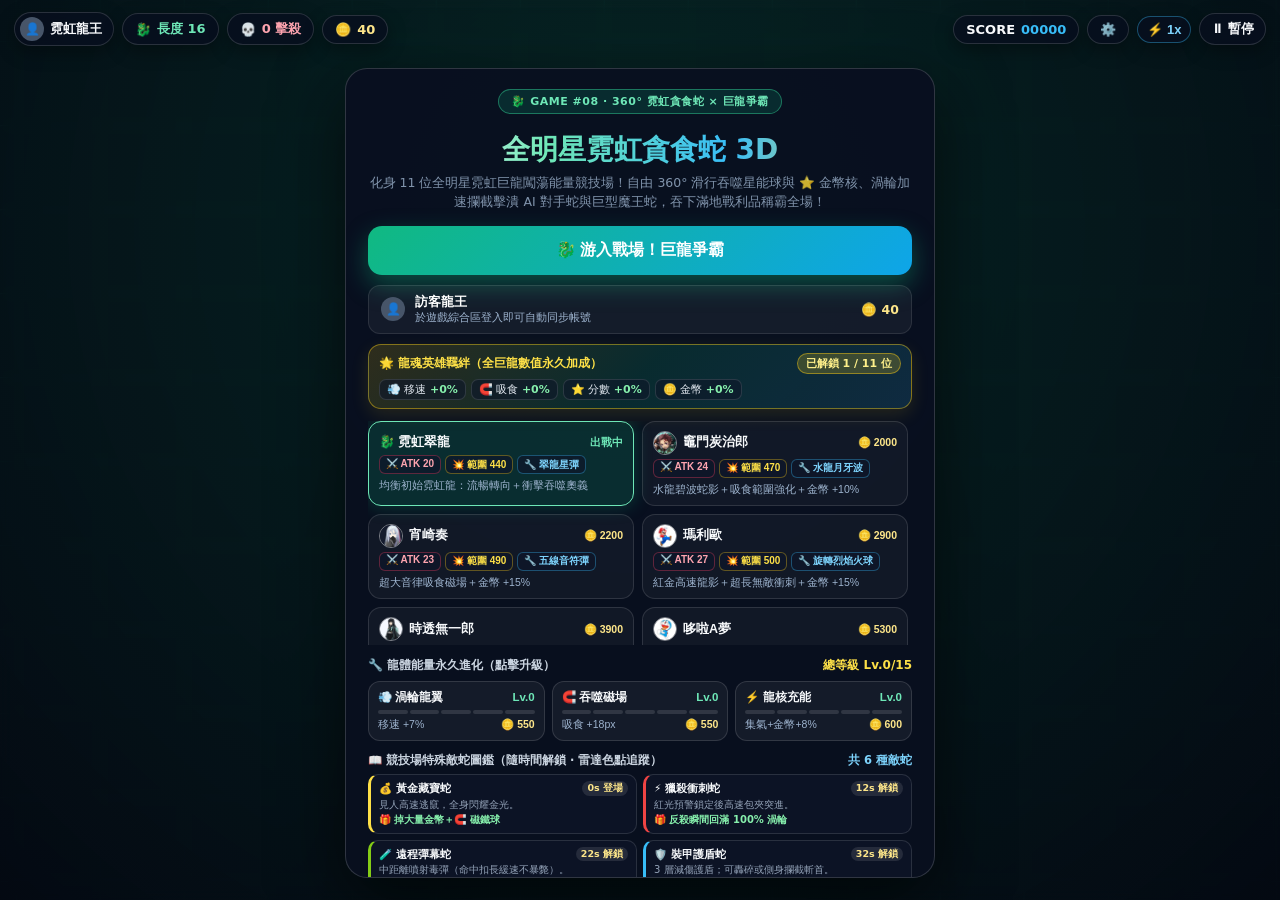
<file: games/neon-snake-3d/index.html>
<!DOCTYPE html>
<html lang="zh-Hant">
<head>
  <meta charset="UTF-8" />
  <meta name="viewport" content="width=device-width, initial-scale=1.0, maximum-scale=1.0, user-scalable=no" />
  <title>全明星霓虹貪食蛇 3D — 遊戲綜合區</title>
  <style>
    :root {
      --bg: #050b14;
      --panel: rgba(9, 16, 32, 0.92);
      --border: rgba(255, 255, 255, 0.14);
      --text: #f8fafc;
      --muted: #9eb4cf;
      --emerald: #34d399;
      --cyan: #38bdf8;
      --gold: #fbbf24;
    }
    * { box-sizing: border-box; -webkit-tap-highlight-color: transparent; user-select: none; }
    html, body {
      margin: 0; padding: 0; width: 100%; height: 100%; overflow: hidden;
      background: var(--bg); color: var(--text);
      font-family: "Noto Sans TC", "PingFang TC", "Microsoft JhengHei", system-ui, sans-serif;
    }
    .app-root { position: relative; width: 100%; height: 100%; overflow: hidden; touch-action: none; }
    #gameCanvas { display: block; width: 100%; height: 100%; cursor: crosshair; }

    /* Top HUD — z-index 35 above overlays (30) */
    .hud-top {
      position: absolute; top: 0; left: 0; right: 0; z-index: 35;
      display: flex; align-items: center; justify-content: space-between;
      padding: 12px 14px; gap: 8px; flex-wrap: wrap; pointer-events: none;
    }
    .hud-cluster { display: flex; align-items: center; gap: 8px; flex-wrap: wrap; pointer-events: auto; }
    .pill, .hud-btn {
      display: inline-flex; align-items: center; gap: 6px;
      padding: 6px 12px; border-radius: 999px;
      background: rgba(8, 15, 30, 0.84); border: 1px solid var(--border);
      backdrop-filter: blur(10px); color: var(--text);
      font-size: 13px; font-weight: 800; font-variant-numeric: tabular-nums;
      box-shadow: 0 6px 18px rgba(0, 0, 0, 0.35);
    }
    .hud-btn { cursor: pointer; transition: transform 0.14s ease, border-color 0.14s ease; }
    .hud-btn:hover { transform: translateY(-1px); border-color: rgba(52, 211, 153, 0.65); }
    .hud-acct { padding: 4px 11px 4px 5px; }
    .g-avatar {
      width: 24px; height: 24px; border-radius: 50%; flex-shrink: 0;
      display: inline-flex; align-items: center; justify-content: center;
      font-size: 12px; font-weight: 900; color: #fff; background: #10b981; overflow: hidden;
    }
    .g-avatar img { width: 100%; height: 100%; object-fit: cover; }

    /* Sprint & Boss Strip */
    .bars-wrap {
      position: absolute; top: 58px; left: 50%; transform: translateX(-50%); z-index: 12;
      width: min(380px, calc(100% - 28px)); pointer-events: none;
      display: flex; flex-direction: column; gap: 5px;
    }
    .bar-row { display: flex; align-items: center; gap: 8px; font-size: 11px; font-weight: 800; }
    .bar-track { flex: 1; height: 8px; border-radius: 999px; background: rgba(255,255,255,0.12); overflow: hidden; }
    .bar-fill.boost { height: 100%; border-radius: 999px; background: linear-gradient(90deg, #10b981, #38bdf8, #fde047); transition: width 0.08s linear; }

    /* Bottom-Center Ultimate + Sprint Buttons */
    .ult-bar {
      position: absolute; bottom: 16px; left: 50%; transform: translateX(-50%); z-index: 25;
      display: flex; align-items: center; gap: 10px; pointer-events: auto;
    }
    .ult-btn {
      position: relative; overflow: hidden; min-width: 236px; padding: 10px 20px; border-radius: 16px;
      border: 2px solid rgba(52, 211, 153, 0.55); background: rgba(9, 16, 32, 0.90);
      color: #fff; font-weight: 900; font-size: 13.5px; cursor: pointer;
      display: flex; flex-direction: column; align-items: center; justify-content: center; gap: 2px;
      box-shadow: 0 10px 28px rgba(0, 0, 0, 0.55);
      transition: border-color 0.2s ease, box-shadow 0.2s ease, filter 0.2s ease;
    }
    .ult-btn .fill {
      position: absolute; left: 0; top: 0; bottom: 0; width: 100%;
      background: linear-gradient(90deg, rgba(16, 185, 129, 0.58), rgba(56, 189, 248, 0.62), rgba(250, 204, 21, 0.58));
      transition: width 0.12s linear;
    }
    .ult-btn .lbl { position: relative; z-index: 2; }
    .ult-btn .sub-lbl { position: relative; z-index: 2; font-size: 10.5px; color: #fde68a; font-weight: 700; }
    .ult-btn.ready {
      border-color: #fde047;
      box-shadow: 0 0 26px rgba(250, 204, 21, 0.72), 0 0 54px rgba(16, 185, 129, 0.45);
      animation: ultPulse 1.15s ease-in-out infinite alternate;
    }
    .ult-btn.ready .fill {
      background: linear-gradient(90deg, rgba(16, 185, 129, 0.92), rgba(56, 189, 248, 0.92), rgba(250, 204, 21, 0.92));
    }
    @keyframes ultPulse {
      0% { filter: brightness(1.0); box-shadow: 0 0 22px rgba(250, 204, 21, 0.65), 0 0 44px rgba(16, 185, 129, 0.42); }
      100% { filter: brightness(1.16); box-shadow: 0 0 38px rgba(250, 204, 21, 0.95), 0 0 66px rgba(56, 189, 248, 0.65); }
    }
    .sprint-btn {
      padding: 13px 16px; border-radius: 15px; border: 2px solid rgba(56, 189, 248, 0.55);
      background: rgba(14, 165, 233, 0.22); color: #e0f2fe; font-weight: 900; font-size: 13px; cursor: pointer;
    }
    .sprint-btn.on { background: linear-gradient(135deg, #0ea5e9, #10b981); border-color: #fde047; color: #fff; }
    .ult-flash { position: fixed; inset: 0; z-index: 19; pointer-events: none; opacity: 0; transition: opacity 0.48s ease-out; }
    .ult-flash.boom { opacity: 0.70; transition: none; }

    /* Overlays & Panels */
    .overlay {
      position: absolute; inset: 0; z-index: 30;
      display: flex; align-items: center; justify-content: center;
      padding: 62px 16px 16px;
      background: radial-gradient(circle at 50% 25%, rgba(16, 185, 129, 0.16), rgba(4, 9, 18, 0.88));
      backdrop-filter: blur(8px);
    }
    .hidden { display: none !important; }
    .panel {
      width: min(590px, 100%); max-height: 90vh; overflow-y: auto;
      padding: 20px 22px; border-radius: 22px;
      background: var(--panel); border: 1px solid rgba(255, 255, 255, 0.16);
      box-shadow: 0 24px 70px rgba(0, 0, 0, 0.65); text-align: center;
    }
    .tag {
      display: inline-flex; align-items: center; gap: 6px; padding: 4px 12px; border-radius: 999px;
      background: rgba(16, 185, 129, 0.16); border: 1px solid rgba(52, 211, 153, 0.45);
      color: #6ee7b7; font-size: 11px; font-weight: 800; letter-spacing: 0.5px;
    }
    .panel h1 {
      margin: 10px 0 6px; font-size: 27px; font-weight: 900;
      background: linear-gradient(90deg, #fff, #6ee7b7, #38bdf8, #fde047);
      -webkit-background-clip: text; background-clip: text; color: transparent;
    }
    .panel h2 { margin: 8px 0 6px; font-size: 22px; font-weight: 900; }
    .sub { margin: 0 0 12px; font-size: 13px; color: var(--muted); line-height: 1.5; }

    .sso-strip {
      display: flex; align-items: center; gap: 10px; padding: 9px 12px; border-radius: 13px;
      background: rgba(255, 255, 255, 0.05); border: 1px solid rgba(255, 255, 255, 0.1);
      margin-bottom: 10px; text-align: left; font-size: 12.5px;
    }

    /* Hero Synergy Banner */
    .synergy-bar {
      margin: 0 0 10px; padding: 9px 12px; border-radius: 13px; text-align: left;
      background: linear-gradient(135deg, rgba(250, 204, 21, 0.16), rgba(16, 185, 129, 0.16), rgba(56, 189, 248, 0.16));
      border: 1px solid rgba(250, 204, 21, 0.45);
      box-shadow: 0 6px 18px rgba(250, 204, 21, 0.12);
    }
    .syn-head { display: flex; align-items: center; justify-content: space-between; gap: 6px; margin-bottom: 5px; flex-wrap: wrap; }
    .syn-title { font-size: 12px; font-weight: 900; color: #fde047; }
    .syn-count { font-size: 11px; font-weight: 800; padding: 2px 8px; border-radius: 999px; background: rgba(250, 204, 21, 0.2); color: #fef08a; border: 1px solid rgba(250, 204, 21, 0.45); }
    .syn-chips { display: flex; flex-wrap: wrap; gap: 5px; }
    .syn-chip { font-size: 11px; color: #e2e8f0; background: rgba(15, 23, 42, 0.65); border: 1px solid rgba(255, 255, 255, 0.12); border-radius: 7px; padding: 2px 7px; }
    .syn-chip b { color: #86efac; }
    .syn-hint { font-size: 10.5px; color: #cbd5e1; margin-top: 5px; line-height: 1.35; }

    /* Hero Selector Grid */
    .hero-grid {
      display: grid; grid-template-columns: repeat(2, 1fr); gap: 8px;
      max-height: 224px; overflow-y: auto; padding-right: 4px; margin-bottom: 12px;
    }
    .hero-card {
      padding: 9px 10px; border-radius: 13px; text-align: left; cursor: pointer;
      background: rgba(255, 255, 255, 0.04); border: 1px solid rgba(255, 255, 255, 0.12);
      color: var(--text); transition: all 0.14s ease;
    }
    .hero-card:hover { border-color: rgba(52, 211, 153, 0.55); background: rgba(16, 185, 129, 0.09); }
    .hero-card.sel { border-color: #6ee7b7; background: rgba(16, 185, 129, 0.18); box-shadow: 0 0 18px rgba(16, 185, 129, 0.28); }
    .hero-top { display: flex; align-items: center; justify-content: space-between; gap: 6px; font-weight: 800; font-size: 12.5px; }
    .hero-desc { font-size: 10.5px; color: var(--muted); margin-top: 4px; line-height: 1.35; }
    .char-av {
      width: 24px; height: 24px; border-radius: 50%; object-fit: cover; flex-shrink: 0;
      margin-right: 6px; border: 1.5px solid rgba(255, 255, 255, 0.45);
    }

    /* Permanent Upgrade Workshop */
    .perm-upg-head { display: flex; align-items: center; justify-content: space-between; margin: 2px 0 7px; font-size: 12px; font-weight: 800; color: #cbd5e1; }
    .perm-upg-grid { display: grid; grid-template-columns: repeat(3, 1fr); gap: 7px; margin-bottom: 12px; }
    .perm-btn {
      padding: 8px 9px; border-radius: 12px; text-align: left; cursor: pointer;
      background: rgba(255, 255, 255, 0.05); border: 1px solid rgba(255, 255, 255, 0.13);
      color: var(--text); transition: all 0.14s ease;
    }
    .perm-btn:hover:not(:disabled) { border-color: rgba(251, 191, 36, 0.65); background: rgba(251, 191, 36, 0.11); }
    .perm-btn:disabled { opacity: 0.6; cursor: default; }
    .perm-top { display: flex; align-items: center; justify-content: space-between; font-size: 11.5px; font-weight: 800; }
    .perm-bars { display: flex; gap: 2px; margin: 5px 0 4px; }
    .perm-seg { flex: 1; height: 4px; border-radius: 99px; background: rgba(255, 255, 255, 0.12); }
    .perm-seg.on { background: linear-gradient(90deg, #10b981, #38bdf8); }
    .perm-foot { display: flex; align-items: center; justify-content: space-between; font-size: 10.5px; color: var(--muted); }
    .perm-cost { color: #fde68a; font-weight: 800; }

    .stats-grid { display: grid; grid-template-columns: repeat(3, 1fr); gap: 8px; margin: 14px 0; }
    .stat-box { padding: 10px 8px; border-radius: 12px; background: rgba(255, 255, 255, 0.05); border: 1px solid rgba(255, 255, 255, 0.1); }
    .stat-box .l { font-size: 11px; color: var(--muted); }
    .stat-box .v { font-size: 19px; font-weight: 900; margin-top: 3px; }

    .btn-row { display: flex; gap: 9px; flex-wrap: wrap; }
    .btn-primary {
      flex: 1; padding: 12px 18px; border-radius: 13px; border: none;
      background: linear-gradient(135deg, #10b981, #0ea5e9); color: #fff;
      font-size: 14.5px; font-weight: 900; cursor: pointer;
      box-shadow: 0 10px 26px rgba(16, 185, 129, 0.38);
    }
    .btn-primary:hover { filter: brightness(1.08); }
    .btn-secondary {
      padding: 12px 15px; border-radius: 13px; border: 1px solid rgba(255, 255, 255, 0.18);
      background: rgba(255, 255, 255, 0.07); color: #f8fafc; font-size: 13.5px; font-weight: 800; cursor: pointer;
    }

    .toast {
      position: absolute; top: 94px; left: 50%; transform: translateX(-50%) translateY(-10px); z-index: 40;
      padding: 8px 16px; border-radius: 999px; background: linear-gradient(135deg, #10b981, #0ea5e9); color: #fff;
      font-size: 13px; font-weight: 800; opacity: 0; pointer-events: none; transition: all 0.2s ease; white-space: nowrap;
      box-shadow: 0 8px 24px rgba(0, 0, 0, 0.45);
    }
    .toast.show { opacity: 1; transform: translateX(-50%) translateY(0); }

    @media (max-width: 600px) {
      .hero-grid { grid-template-columns: 1fr; }
      .perm-upg-grid { grid-template-columns: 1fr; }
      .panel { padding: 16px 14px; }
    }
    .hero-stats-row { display: flex; flex-wrap: wrap; gap: 4px; margin-top: 4px; }
    .hstat {
      font-size: 10px; font-weight: 800; padding: 1.5px 6px; border-radius: 6px;
      background: rgba(15, 23, 42, 0.72); border: 1px solid rgba(255, 255, 255, 0.12); color: #e2e8f0;
    }
    .hstat.atk { color: #fda4af; border-color: rgba(244, 63, 94, 0.35); }
    .hstat.ult { color: #fde047; border-color: rgba(250, 204, 21, 0.35); }
    .hstat.wep { color: #7dd3fc; border-color: rgba(56, 189, 248, 0.35); }
    .ult-cutin {
      position: absolute; left: 0; right: 0; top: 34%; z-index: 38;
      pointer-events: none; display: flex; align-items: center; justify-content: center; gap: 14px;
      padding: 12px 24px; opacity: 0; transform: translateX(-40px) skewX(-8deg);
      transition: opacity 0.16s ease, transform 0.22s cubic-bezier(0.22, 1, 0.36, 1);
      background: linear-gradient(90deg, transparent, rgba(15, 23, 42, 0.92) 18%, var(--cut-col, #10b981) 50%, rgba(15, 23, 42, 0.92) 82%, transparent);
      border-top: 2px solid rgba(255, 255, 255, 0.75); border-bottom: 2px solid rgba(255, 255, 255, 0.75);
      box-shadow: 0 0 40px var(--cut-col, #10b981);
    }
    .ult-cutin.show { opacity: 1; transform: translateX(0) skewX(-8deg); }
    .ult-cutin-av {
      width: 56px; height: 56px; border-radius: 50%; object-fit: cover;
      border: 3px solid #fde047; box-shadow: 0 0 20px rgba(253, 224, 71, 0.8);
      transform: skewX(8deg); background: #0f172a; display: flex; align-items: center; justify-content: center; font-size: 28px; flex-shrink: 0;
    }
    .ult-cutin-txt { transform: skewX(8deg); text-align: left; }
    .ult-cutin-sub { font-size: 11px; font-weight: 900; color: #fef08a; letter-spacing: 1.5px; }
    .ult-cutin-title { font-size: 22px; font-weight: 900; color: #fff; text-shadow: 0 3px 14px rgba(0, 0, 0, 0.85); }

    /* Game Speed Capsule & Clear Pause Button */
    .speed-group {
      pointer-events: auto; display: inline-flex; align-items: center; gap: 2px;
      padding: 3px 4px 3px 7px; border-radius: 999px;
      background: rgba(12, 10, 28, 0.86); border: 1px solid var(--border, rgba(255,255,255,0.16));
      backdrop-filter: blur(10px); box-shadow: 0 6px 18px rgba(0, 0, 0, 0.35);
    }
    .speed-group .spd-ico { font-size: 11px; margin-right: 2px; color: #fde047; line-height: 1; }
    .spd-btn {
      border: none; background: transparent; color: #cbd5e1;
      font-size: 11px; font-weight: 900; padding: 3px 7px; border-radius: 999px;
      cursor: pointer; transition: all 0.14s ease; font-variant-numeric: tabular-nums;
      line-height: 1.25; font-family: inherit;
    }
    .spd-btn:hover { color: #fff; background: rgba(255, 255, 255, 0.12); }
    .spd-btn.on {
      color: #0b1120; background: linear-gradient(135deg, #38bdf8, #818cf8);
      box-shadow: 0 0 10px rgba(56, 189, 248, 0.45);
    }
    .spd-btn.on.fast {
      color: #1c0a00; background: linear-gradient(135deg, #fde047, #fb923c);
      box-shadow: 0 0 12px rgba(251, 146, 60, 0.55);
    }
    .hud-btn.pause-btn { gap: 5px; padding: 6px 11px; white-space: nowrap; }
    .hud-btn.pause-btn.paused-on {
      border-color: #fde047 !important; background: rgba(245, 158, 11, 0.32) !important;
      color: #fef08a !important; box-shadow: 0 0 16px rgba(250, 204, 21, 0.5);
    }
    .enemy-guide-head { display: flex; align-items: center; justify-content: space-between; margin: 2px 0 6px; font-size: 11.5px; font-weight: 800; color: #cbd5e1; }
    .enemy-guide-grid { display: grid; grid-template-columns: repeat(2, 1fr); gap: 6px; margin-bottom: 12px; text-align: left; }
    .eg-card {
      padding: 6px 8px; border-radius: 10px; background: rgba(15, 23, 42, 0.68);
      border: 1px solid rgba(255, 255, 255, 0.12); border-left-width: 3px;
      font-size: 10.5px; line-height: 1.35;
    }
    .eg-top { display: flex; align-items: center; justify-content: space-between; font-weight: 900; color: #f8fafc; margin-bottom: 2px; }
    .eg-time { font-size: 9.5px; font-weight: 800; padding: 1px 5px; border-radius: 999px; background: rgba(255, 255, 255, 0.1); color: #fde68a; }
    .eg-desc { color: #94a3b8; font-size: 10px; }
    .eg-drop { color: #86efac; font-size: 10px; font-weight: 800; margin-top: 2px; }
    @media (max-width: 600px) { .enemy-guide-grid { grid-template-columns: 1fr; } }

    /* Mobile Portrait HUD & Overlay Anti-Overlap Layout */
    @media (max-width: 680px) {
      .hud-top {
        padding: 5px 6px !important; gap: 4px !important;
        flex-direction: column; align-items: stretch;
      }
      .hud-cluster {
        width: 100%; justify-content: space-between;
        gap: 3px !important; flex-wrap: nowrap !important;
        overflow-x: auto; scrollbar-width: none;
      }
      .hud-cluster::-webkit-scrollbar { display: none; }
      .pill, .hud-btn {
        padding: 3.5px 6px !important; font-size: 10.5px !important;
        gap: 3px !important; white-space: nowrap; flex-shrink: 0;
      }
      .hud-acct { padding: 2.5px 6px 2.5px 3px !important; }
      .hud-acct #hudPlayerName, .hud-acct #hudAccountName {
        max-width: 56px; overflow: hidden; text-overflow: ellipsis; white-space: nowrap; display: inline-block;
      }
      .g-avatar { width: 18px !important; height: 18px !important; font-size: 10px !important; }
      .speed-group { padding: 2px 3px 2px 4px !important; gap: 1px !important; flex-shrink: 0; }
      .speed-group .spd-ico { font-size: 9.5px !important; margin-right: 1px !important; }
      .spd-btn { font-size: 9.5px !important; padding: 2px 4px !important; }
      .hud-btn.pause-btn { padding: 3.5px 6px !important; font-size: 10.5px !important; gap: 2px !important; }
      .overlay { padding: 86px 10px 14px !important; align-items: flex-start !important; }
      .panel { max-height: calc(100% - 8px) !important; padding: 14px 12px !important; border-radius: 18px !important; }
      .panel h1 { font-size: 21px !important; margin: 6px 0 4px !important; }
      .status-strip, .bars-wrap, .buff-strip, .dash-cluster, .progress-wrap { top: 72px !important; }
      .toast {
        top: 108px !important; max-width: calc(100vw - 24px);
        white-space: normal !important; text-align: center;
        font-size: 12px !important; padding: 6px 12px !important;
      }
      .ult-bar, .nova-bar {
        bottom: max(12px, env(safe-area-inset-bottom, 0px) + 8px) !important;
        max-width: calc(100vw - 20px);
      }
      .ult-btn, .nova-btn { min-width: 176px !important; padding: 8px 14px !important; font-size: 12.5px !important; border-radius: 14px !important; }
      .sprint-btn { padding: 8px 12px !important; font-size: 12px !important; border-radius: 14px !important; white-space: nowrap; }
    }

    /* Anti-Jitter Fixed Viewport Lock (iOS Chrome/Safari Landscape Stability) */
    html, body {
      position: fixed;
      inset: 0;
      width: 100%;
      height: 100%;
      overflow: hidden;
      overscroll-behavior: none;
      touch-action: none;
    }
    .overlay { overscroll-behavior: contain; }
    .panel { overscroll-behavior: contain; -webkit-overflow-scrolling: touch; }
    @media (max-height: 460px) and (orientation: landscape) {
      .hud-top {
        padding: 4px 8px !important; gap: 6px !important;
        flex-direction: row !important; align-items: center !important;
      }
      .hud-cluster { width: auto !important; gap: 4px !important; flex-wrap: nowrap !important; }
      .pill, .hud-btn { padding: 3px 7px !important; font-size: 11px !important; gap: 4px !important; }
      .speed-group { padding: 2px 3px 2px 5px !important; }
      .spd-btn { font-size: 10px !important; padding: 2px 5px !important; }
      .hud-btn.pause-btn { padding: 3px 8px !important; font-size: 11px !important; }
      .overlay { padding: 52px 12px 10px !important; align-items: flex-start !important; }
      .panel { max-height: calc(100% - 10px) !important; padding: 12px 14px !important; }
      .panel h1 { font-size: 20px !important; margin: 4px 0 !important; }
      .status-strip, .bars-wrap, .buff-strip, .dash-cluster, .progress-wrap { top: 40px !important; }
      .toast { top: 68px !important; font-size: 11.5px !important; padding: 5px 12px !important; }
      .ult-bar, .nova-bar { bottom: 8px !important; }
      .ult-btn, .nova-btn { min-width: 170px !important; padding: 6px 14px !important; font-size: 12px !important; }
      .sprint-btn { padding: 7px 12px !important; font-size: 12px !important; }
    }

    /* Streamlined Single-Row HUD, Cycle Speed Button & Collapsible Audio Drawer */
    html.in-hub #hudAcctBtn, html.in-hub #hudAccountBtn { display: none !important; }
    .hud-btn.speed-cycle-btn {
      gap: 3px; padding: 5px 9px; font-weight: 900; font-variant-numeric: tabular-nums;
      color: #7dd3fc; border-color: rgba(56, 189, 248, 0.38);
    }
    .hud-btn.speed-cycle-btn.fast {
      color: #1c0a00 !important; border-color: #fde047 !important;
      background: linear-gradient(135deg, #fde047, #fb923c) !important;
      box-shadow: 0 0 12px rgba(251, 146, 60, 0.55);
    }
    .hud-extra { display: none; align-items: center; gap: 4px; }
    .hud-extra.open { display: inline-flex; }
    .hud-btn.more-btn.on { border-color: #38bdf8; color: #7dd3fc; background: rgba(56, 189, 248, 0.18); }
    @media (max-width: 760px), (max-height: 500px) {
      .hud-top {
        padding: 4px 7px !important; gap: 4px !important;
        flex-direction: row !important; align-items: center !important;
        flex-wrap: nowrap !important;
      }
      .hud-cluster {
        width: auto !important; gap: 4px !important;
        flex-wrap: nowrap !important; overflow-x: auto; scrollbar-width: none;
      }
      .hud-cluster::-webkit-scrollbar { display: none; }
      .pill, .hud-btn {
        padding: 3.5px 7px !important; font-size: 11px !important;
        gap: 3px !important; white-space: nowrap; flex-shrink: 0;
      }
      .hud-btn.pause-btn { padding: 3.5px 7px !important; font-size: 11px !important; }
      .overlay { padding: 48px 10px 12px !important; align-items: flex-start !important; }
      .panel { max-height: calc(100% - 8px) !important; }
      .status-strip, .bars-wrap, .buff-strip, .dash-cluster, .progress-wrap { top: 40px !important; }
      .toast { top: 68px !important; font-size: 11.5px !important; padding: 5px 12px !important; }
      .ult-bar, .nova-bar { bottom: max(8px, env(safe-area-inset-bottom, 0px) + 4px) !important; }
      .ult-btn, .nova-btn { min-width: 150px !important; padding: 7px 14px !important; font-size: 12.5px !important; border-radius: 13px !important; }
      .ult-btn .sub-lbl, .nova-btn .sub-lbl { display: none !important; }
      .sprint-btn { padding: 7px 12px !important; font-size: 12px !important; border-radius: 13px !important; }
    }
  </style>
  <link rel="stylesheet" href="../../shared/start-screen.css" />


  <script>
  (function () {
    const GAME_ID = 'neon_snake_3d';
    const ECO_KEY = 'arcade_hub_economy_v1';
    const DEF = { coinMultiplier: 1.0, normalDropMult: 1.0, bonusDropMult: 1.0, maxCoinsPerRun: 0 };
    function clampM(v) { const n = Number(v); return Number.isFinite(n) ? Math.round(Math.max(0.1, Math.min(5.0, n)) * 100) / 100 : 1.0; }
    function clampC(v) { const n = Math.floor(Number(v) || 0); return n <= 0 ? 0 : Math.max(50, Math.min(99999, n)); }
    function norm(raw) {
      const s = raw && typeof raw === 'object' ? raw : {};
      return {
        coinMultiplier: clampM(s.coinMultiplier !== undefined ? s.coinMultiplier : 1.0),
        normalDropMult: clampM(s.normalDropMult !== undefined ? s.normalDropMult : 1.0),
        bonusDropMult: clampM(s.bonusDropMult !== undefined ? s.bonusDropMult : 1.0),
        maxCoinsPerRun: clampC(s.maxCoinsPerRun !== undefined ? s.maxCoinsPerRun : 0)
      };
    }
    let cfg = Object.assign({}, DEF);
    function renderBadge() {
      let el = document.getElementById('arcadeEcoBadge');
      const best = Math.round(Math.max(cfg.coinMultiplier, cfg.coinMultiplier * cfg.normalDropMult, cfg.coinMultiplier * cfg.bonusDropMult) * 100) / 100;
      if (best <= 1.0) {
        if (el) el.style.display = 'none';
        return;
      }
      if (!el && document.body) {
        el = document.createElement('div');
        el.id = 'arcadeEcoBadge';
        el.style.cssText = 'position:fixed;bottom:10px;left:10px;z-index:25;padding:3px 9px;border-radius:999px;font-size:11px;font-weight:900;color:#fff;background:linear-gradient(135deg,rgba(245,158,11,0.95),rgba(239,68,68,0.92));border:1px solid rgba(254,240,138,0.8);box-shadow:0 4px 12px rgba(245,158,11,0.4);pointer-events:none;font-family:inherit;';
        document.body.appendChild(el);
      }
      if (el) {
        el.textContent = '🔥 ' + best + 'x 金幣';
        el.style.display = 'inline-flex';
      }
    }
    function loadFromStorage() {
      try {
        const raw = localStorage.getItem(ECO_KEY);
        if (raw) {
          const doc = JSON.parse(raw);
          cfg = (doc && doc.games && doc.games[GAME_ID]) ? norm(doc.games[GAME_ID]) : Object.assign({}, DEF);
        } else {
          cfg = Object.assign({}, DEF);
        }
      } catch (e) {}
      renderBadge();
    }
    function scale(base, kind, currentRun) {
      const sub = kind === 'bonus' ? cfg.bonusDropMult : cfg.normalDropMult;
      const rawVal = Math.max(0, Number(base) || 0) * cfg.coinMultiplier * sub;
      let gain = Math.floor(rawVal);
      if (Math.random() < (rawVal - gain)) gain += 1;
      if (cfg.maxCoinsPerRun > 0 && typeof currentRun === 'number') {
        const rem = Math.max(0, cfg.maxCoinsPerRun - currentRun);
        gain = Math.min(gain, rem);
      }
      return Math.max(0, gain);
    }
    window.addEventListener('message', function (ev) {
      const d = ev && ev.data;
      if (!d || typeof d !== 'object') return;
      if ((d.type === 'ARCADE_SSO_SYNC' || d.type === 'ARCADE_ECONOMY_SYNC') && d.economy) {
        cfg = norm(d.economy);
        renderBadge();
      }
    });
    window.addEventListener('storage', function (ev) {
      if (ev && ev.key === ECO_KEY) loadFromStorage();
    });
    if (document.readyState === 'loading') document.addEventListener('DOMContentLoaded', loadFromStorage);
    else loadFromStorage();
    window.__ARCADE_ECO__ = {
      get: function () { return cfg; },
      scale: scale,
      capRun: function (val) { return cfg.maxCoinsPerRun > 0 ? Math.min(val, cfg.maxCoinsPerRun) : val; }
    };
  })();
  </script>
</head>
<body>
  <div class="app-root">
    <canvas id="gameCanvas" aria-label="全明星霓虹貪食蛇 3D 畫布"></canvas>

    <div class="hud-top">
      <div class="hud-cluster">
        <button class="hud-btn hud-acct" id="hudAcctBtn" type="button" title="全站 Google 帳號">
          <span class="g-avatar" id="hudAvatar">👤</span>
          <span id="hudPlayerName">霓虹龍王</span>
        </button>
        <div class="pill" style="color:#6ee7b7;"><span>🐉</span><span id="hudLen">長度 16</span></div>
        <div class="pill" style="color:#fda4af;"><span>💀</span><span id="hudKills">0 擊殺</span></div>
        <div class="pill" style="color:#fde68a;"><span>🪙</span><span id="hudCoins">40</span></div>
      </div>
      <div class="hud-cluster">
        <div class="pill"><span>SCORE</span><span id="hudScore" style="color:#38bdf8;">00000</span></div>
        <div class="hud-extra" id="hudExtra">
        <button class="hud-btn" id="btnBgm" type="button" title="背景音樂 (B)">🎵</button>
        <button class="hud-btn" id="btnMute" type="button" title="靜音 (M)">🔊</button>
        </div>
        <button class="hud-btn more-btn" id="btnHudMore" type="button" title="展開 / 收合音效按鈕">⚙️</button>
        <button class="hud-btn speed-cycle-btn" id="btnSpeed" type="button" title="點擊循環切換速度 (快捷鍵 [ / ])">⚡ 1x</button>
        <button class="hud-btn pause-btn" id="btnPause" type="button" title="暫停 / 繼續 (P / Esc)">⏸ 暫停</button>
      </div>
    </div>

    <div class="bars-wrap hidden" id="barsWrap">
      <div class="bar-row">
        <span style="color:#7dd3fc;min-width:58px;">⚡ 渦輪</span>
        <div class="bar-track"><div class="bar-fill boost" id="boostFill" style="width:100%"></div></div>
        <span id="boostTxt" style="min-width:44px;text-align:right;">100%</span>
      </div>
    </div>

    <div class="ult-flash" id="ultFlash"></div>
    <div class="ult-cutin" id="ultCutin">
      <div class="ult-cutin-av" id="ultCutinAv">🐉</div>
      <div class="ult-cutin-txt">
        <div class="ult-cutin-sub" id="ultCutinSub">DRAGON ULTIMATE</div>
        <div class="ult-cutin-title" id="ultCutinTitle">翠龍衝擊吞噬波</div>
      </div>
    </div>

    <div class="ult-bar hidden" id="ultBar">
      <button class="sprint-btn" id="btnSprint" type="button">🔥 衝刺</button>
      <button class="ult-btn" id="btnUlt" type="button">
        <div class="fill" id="ultFill"></div>
        <div class="lbl" id="ultLabel">🐉 龍魂奧義大招</div>
        <div class="sub-lbl" id="ultSub">點擊 / 右鍵 / Space / F</div>
      </button>
    </div>

    <div class="toast" id="toast"></div>

    <!-- Start & Hero Select Overlay -->
    <div class="overlay" id="startOverlay">
      <div class="panel">
        <div class="tag">🐉 GAME #08 · 360° 霓虹貪食蛇 × 巨龍爭霸</div>
        <h1>全明星霓虹貪食蛇 3D</h1>
        <p class="sub">化身 11 位全明星霓虹巨龍闖蕩能量競技場！自由 360° 滑行吞噬星能球與 ⭐ 金幣核、渦輪加速攔截擊潰 AI 對手蛇與巨型魔王蛇，吞下滿地戰利品稱霸全場！</p>

        <div class="start-cta-wrap">
          <button class="btn-primary start-cta" id="btnStart" type="button">🐉 游入戰場！巨龍爭霸</button>
        </div>

        <div class="sso-strip">
          <span class="g-avatar" id="startAvatar">👤</span>
          <div style="flex:1;min-width:0;">
            <div id="startAcctName" style="font-weight:800;color:#fff;">訪客龍王</div>
            <div id="startAcctSub" style="font-size:10.5px;color:var(--muted);">由遊戲綜合區統一登入 · 獨立帳號存檔</div>
          </div>
          <span style="font-weight:800;color:#fde68a;">🪙 <span id="startCoins">40</span></span>
        </div>

        <div class="synergy-bar" id="heroSynergy"></div>
        <div class="hero-grid" id="heroGrid"></div>

        <div class="perm-upg-head"><span>🔧 龍體能量永久進化（點擊升級）</span><span id="permUpgLvl" style="color:#fde047;">總等級 Lv.0/15</span></div>
        <div class="perm-upg-grid" id="permUpgGrid"></div>

        <div class="enemy-guide-head"><span>📖 競技場特殊敵蛇圖鑑（隨時間解鎖 · 雷達色點追蹤）</span><span style="color:#7dd3fc;">共 6 種敵蛇</span></div>
        <div class="enemy-guide-grid" id="enemyGuide">
          <div class="eg-card" style="border-left-color:#fde047;">
            <div class="eg-top"><span>💰 黃金藏寶蛇</span><span class="eg-time">0s 登場</span></div>
            <div class="eg-desc">見人高速逃竄，全身閃耀金光。</div>
            <div class="eg-drop">🎁 掉大量金幣＋🧲 磁鐵球</div>
          </div>
          <div class="eg-card" style="border-left-color:#ef4444;">
            <div class="eg-top"><span>⚡ 獵殺衝刺蛇</span><span class="eg-time">12s 解鎖</span></div>
            <div class="eg-desc">紅光預警鎖定後高速包夾突進。</div>
            <div class="eg-drop">🎁 反殺瞬間回滿 100% 渦輪</div>
          </div>
          <div class="eg-card" style="border-left-color:#84cc16;">
            <div class="eg-top"><span>🧪 遠程彈幕蛇</span><span class="eg-time">22s 解鎖</span></div>
            <div class="eg-desc">中距離噴射毒彈（命中扣長緩速不暴斃）。</div>
            <div class="eg-drop">🎁 額外金幣＋高分獎勵</div>
          </div>
          <div class="eg-card" style="border-left-color:#38bdf8;">
            <div class="eg-top"><span>🛡️ 裝甲護盾蛇</span><span class="eg-time">32s 解鎖</span></div>
            <div class="eg-desc">3 層減傷護盾；可轟碎或側身攔截斬首。</div>
            <div class="eg-drop">🎁 獲得 3 秒無敵護盾＋高分</div>
          </div>
        </div>

        <p class="sub" style="font-size:11.5px;margin-bottom:12px;">
          操控：滑鼠指向 / 手機拖曳 / WASD 方向鍵｜按住左鍵或 Shift 加速｜<strong>龍魂奧義（開局滿氣！）：點擊下方鈕 / 右鍵 / Space / F</strong>
        </p>

      </div>
    </div>

    <!-- Pause Overlay -->
    <div class="overlay hidden" id="pauseOverlay">
      <div class="panel">
        <div class="tag">⏸ 競技場暫停</div>
        <h2>巨龍盤踞中</h2>
        <p class="sub">按 P 繼續爭霸，或返回大廳切換全明星巨龍與強化。</p>
        <div class="btn-row">
          <button class="btn-primary" id="btnResume" type="button">▶ 繼續爭霸</button>
          <button class="btn-secondary" id="btnPauseRestart" type="button">🔄 重新開始</button>
          <button class="btn-secondary" id="btnMenu" type="button">🏠 返回大廳</button>
        </div>
      </div>
    </div>

    <!-- Game Over Overlay -->
    <div class="overlay hidden" id="overOverlay">
      <div class="panel">
        <div class="tag">🏆 巨龍結算</div>
        <h2>本局爭霸結束！</h2>
        <p class="sub">本局吞噬的金幣與擊殺獎勵已全數匯入帳號，快解鎖更多全明星巨龍疊加羈絆！</p>
        <div class="stats-grid">
          <div class="stat-box"><div class="l">最終分數</div><div class="v" id="overScore" style="color:#38bdf8;">0</div></div>
          <div class="stat-box"><div class="l">最大長度 / 擊殺</div><div class="v" id="overLen" style="color:#34d399;">0</div></div>
          <div class="stat-box"><div class="l">獲得金幣</div><div class="v" id="overCoins" style="color:#fbbf24;">+0</div></div>
        </div>
        <div class="btn-row">
          <button class="btn-primary" id="btnRetry" type="button">🐉 再次出擊</button>
          <button class="btn-secondary" id="btnOverMenu" type="button">返回大廳</button>
        </div>
      </div>
    </div>
  </div>

  <script>
  (() => {
    'use strict';

    // =========================================================================
    // 1. UNIFIED SSO & SAVE SYSTEM (GAME #08: neon_snake_3d)
    // =========================================================================
    const GAME_ID = 'neon_snake_3d';
    const SSO_KEY = 'arcade_hub_sso_v1';

    function loadAuth() {
      try {
        const raw = localStorage.getItem(SSO_KEY);
        if (raw) { const p = JSON.parse(raw); if (p && typeof p === 'object') return { currentUser: p.currentUser && p.currentUser.uid ? p.currentUser : null }; }
      } catch (e) {}
      return { currentUser: null };
    }
    let auth = loadAuth();
    function getSaveKey() {
      return auth.currentUser && auth.currentUser.uid
        ? `arcade_save_${GAME_ID}_acct_${auth.currentUser.uid}`
        : `arcade_save_${GAME_ID}_guest`;
    }

    // 11 All-Star Heroes — strictly tiered 200..800 by power!
    const HEROES = [
      { id: 'cyber_d',  name: '霓虹翠龍',     icon: '🐉', price: 0,   color: '#10b981', glow: '#6ee7b7', spd: 215, mag: 58, coinMult: 1.0,  ultName: '翠龍衝擊吞噬波',     ultFlash: '16,185,129',  desc: '均衡初始霓虹龍：流暢轉向＋衝擊吞噬奧義' },
      { id: 'tanjiro',  name: '竈門炭治郎',   icon: '🌊', avatar: '[data-uri]',  price: 2000, color: '#14b8a6', glow: '#38bdf8', spd: 224, mag: 64, coinMult: 1.10, ultName: '水之呼吸・生生流轉', ultFlash: '20,184,166',  desc: '水龍碧波蛇影＋吸食範圍強化＋金幣 +10%' },
      { id: 'kanade',   name: '宵崎奏',       icon: '🎧', avatar: '[data-uri]',   price: 2200, color: '#a855f7', glow: '#e879f9', spd: 226, mag: 76, coinMult: 1.15, ultName: '深夜旋律黑洞吸取',   ultFlash: '192,132,252', desc: '超大音律吸食磁場＋金幣 +15%' },
      { id: 'mario',    name: '瑪利歐',       icon: '🍄', avatar: '[data-uri]',    price: 2900, color: '#ef4444', glow: '#facc15', spd: 234, mag: 68, coinMult: 1.15, ultName: '無敵星極速爆衝',     ultFlash: '239,68,68',   desc: '紅金高速龍影＋超長無敵衝刺＋金幣 +15%' },
      { id: 'muichiro', name: '時透無一郎',   icon: '🌫️', avatar: '[data-uri]', price: 3900, color: '#2dd4bf', glow: '#99f6e4', spd: 242, mag: 74, coinMult: 1.18, ultName: '霞之呼吸・朧霧衝擊', ultFlash: '94,234,212',  desc: '薄荷霞光高速蛇＋極致機動＋金幣 +18%' },
      { id: 'doraemon', name: '哆啦A夢',      icon: '🔔', avatar: '[data-uri]', price: 5300, color: '#0ea5e9', glow: '#fbbf24', spd: 235, mag: 88, coinMult: 1.20, ultName: '四次元百寶磁場',     ultFlash: '14,165,233',  desc: '四次元超大吸食半徑＋金幣 +20%' },
      { id: 'pikachu',  name: '皮卡丘',       icon: '⚡', avatar: '[data-uri]',  price: 6900, color: '#facc15', glow: '#fef08a', spd: 252, mag: 78, coinMult: 1.22, ultName: '十萬伏特電蛇脈衝',   ultFlash: '250,204,21',  desc: '極速閃電龍身＋雷擊震碎敵蛇＋金幣 +22%' },
      { id: 'levi',     name: '里維兵長',     icon: '⚔️', avatar: '[data-uri]',     price: 9600, color: '#16a34a', glow: '#86efac', spd: 260, mag: 80, coinMult: 1.25, ultName: '立體機動・斬蛇嵐',   ultFlash: '74,222,128',  desc: '全場最速極限攔截＋金幣 +25%' },
      { id: 'rimuru',   name: '利姆路',       icon: '💧', avatar: '[data-uri]',   price: 12600, color: '#38bdf8', glow: '#fde047', spd: 248, mag: 96, coinMult: 1.28, ultName: '暴食之王・全場吞噬', ultFlash: '56,189,248',  desc: '暴食者巨型磁吸＋魔素龍軀＋金幣 +28%' },
      { id: 'luffy',    name: '魯夫',         icon: '👒', avatar: '[data-uri]',    price: 16100, color: '#dc2626', glow: '#fde047', spd: 258, mag: 88, coinMult: 1.30, ultName: '二檔・霸王色震爆',   ultFlash: '239,68,68',   desc: '橡膠神龍＋二檔高速＋霸氣清場＋金幣 +30%' },
      { id: 'gojo',     name: '五條悟',       icon: '♾️', avatar: '[data-uri]',     price: 20000, color: '#a855f7', glow: '#38bdf8', spd: 266, mag: 100, coinMult: 1.35, ultName: '虛式「茈」無量吞噬', ultFlash: '168,85,247',  desc: '無下限蒼紅茈巨龍＋最強磁場與極速＋金幣 +35%' }
    ];

    const avatarCache = {};
    HEROES.forEach((h) => { if (h.avatar) { const im = new Image(); im.src = h.avatar; avatarCache[h.id] = im; } });

    const PERM_UPGRADES = [
      { id: 'spd', name: '渦輪龍翼', icon: '💨', desc: '移速 +7%',    baseCost: 550, stepCost: 550, maxLv: 5 },
      { id: 'mag', name: '吞噬磁場', icon: '🧲', desc: '吸食 +18px',  baseCost: 550, stepCost: 550, maxLv: 5 },
      { id: 'ult', name: '龍核充能', icon: '⚡', desc: '集氣+金幣+8%', baseCost: 600, stepCost: 600, maxLv: 5 }
    ];

    function defaultSave() {
      return { coins: 40, bestScore: 0, bestLen: 16, bestKills: 0, bossesDefeated: 0, ownedHeroes: ['cyber_d'], equippedHero: 'cyber_d', upgrades: { spd: 0, mag: 0, ult: 0 } };
    }
    function loadSave() {
      try {
        const raw = localStorage.getItem(getSaveKey());
        if (raw) {
          const p = JSON.parse(raw);
          const u = (p && p.upgrades && typeof p.upgrades === 'object') ? p.upgrades : {};
          return Object.assign(defaultSave(), p, {
            ownedHeroes: Array.isArray(p.ownedHeroes) && p.ownedHeroes.length ? p.ownedHeroes : ['cyber_d'],
            upgrades: { spd: Math.min(5, Number(u.spd) || 0), mag: Math.min(5, Number(u.mag) || 0), ult: Math.min(5, Number(u.ult) || 0) }
          });
        }
      } catch (e) {}
      return defaultSave();
    }
    let save = loadSave();

    function getHero() { return HEROES.find(h => h.id === save.equippedHero) || HEROES[0]; }
    function getHeroSynergy() {
      const count = (save.ownedHeroes && save.ownedHeroes.length) || 1;
      const extra = Math.max(0, count - 1);
      return {
        count, total: HEROES.length, extra,
        spdMult: 1 + extra * 0.04,
        magMult: 1 + extra * 0.08,
        scoreMult: 1 + extra * 0.10,
        coinMult: 1 + extra * 0.05
      };
    }

    function getSummaryStats() {
      const stars = Math.min(15, Math.floor(Math.max(0, (save.bestLen || 16) - 16) / 12) + (save.bossesDefeated || 0) * 3);
      const upgTotal = Object.values(save.upgrades || {}).reduce((a, b) => a + (Number(b) || 0), 0);
      return {
        coins: save.coins, bestScore: save.bestScore, stars, maxStars: 15,
        charsUnlocked: save.ownedHeroes.length, charsTotal: HEROES.length,
        upgradeLevel: upgTotal, upgradeMax: 15, bestLen: save.bestLen
      };
    }
    function postToHub(payload) { try { if (window.parent && window.parent !== window) window.parent.postMessage(payload, '*'); } catch (e) {} }
    function persistSave() {
      try { localStorage.setItem(getSaveKey(), JSON.stringify(save)); } catch (e) {}
      postToHub({ type: 'ARCADE_GAME_STATS', gameId: GAME_ID, uid: auth.currentUser ? auth.currentUser.uid : null, stats: getSummaryStats() });
    }
    function getPlayerName() { return (auth.currentUser && auth.currentUser.name) ? auth.currentUser.name : '霓虹龍王'; }

    // =========================================================================
    // 2. RATE-LIMITED SYNTH BGM & SFX
    // =========================================================================
    const SFX = {
      ctx: null, muted: false, bgmOn: true, timer: null, step: 0, lastAt: {},
      ensure() {
        if (this.muted) return null;
        if (!this.ctx) { const AC = window.AudioContext || window.webkitAudioContext; if (!AC) return null; this.ctx = new AC(); }
        if (this.ctx.state === 'suspended') this.ctx.resume().catch(() => {});
        return this.ctx;
      },
      canPlay(tag, minMs = 40) {
        const now = performance.now();
        if (now - (this.lastAt[tag] || 0) < minMs) return false;
        this.lastAt[tag] = now; return true;
      },
      tone(type, f0, f1, dur, vol = 0.08) {
        const ctx = this.ensure(); if (!ctx) return;
        const now = ctx.currentTime;
        const o = ctx.createOscillator(), g = ctx.createGain();
        o.type = type; o.frequency.setValueAtTime(f0, now);
        if (f1 !== f0) o.frequency.exponentialRampToValueAtTime(Math.max(30, f1), now + dur);
        g.gain.setValueAtTime(vol, now); g.gain.exponentialRampToValueAtTime(0.001, now + dur);
        o.connect(g); g.connect(ctx.destination); o.start(now); o.stop(now + dur + 0.02);
      },
      eat() { if (this.canPlay('eat', 42)) this.tone('sine', 560, 820, 0.05, 0.045); },
      coin() { if (this.canPlay('coin', 45)) this.tone('sine', 960, 1480, 0.08, 0.06); },
      kill() { [440, 660, 880].forEach((f, i) => setTimeout(() => this.tone('triangle', f, f * 1.05, 0.11, 0.07), i * 50)); },
      die() { this.tone('sawtooth', 180, 50, 0.30, 0.11); },
      ult() { this.tone('sawtooth', 130, 720, 0.32, 0.12); setTimeout(() => this.tone('triangle', 720, 200, 0.36, 0.10), 110); },
      startBgm() {
        if (this.timer || this.muted || !this.bgmOn) return;
        const bass = [98, 98, 110, 130.8, 146.8, 130.8, 110, 98];
        const arp  = [392, 493.9, 587.3, 784, 587.3, 493.9, 440, 392];
        this.timer = setInterval(() => {
          if (this.muted || !this.bgmOn || st.mode !== 'playing') return;
          this.tone('triangle', bass[this.step % bass.length], bass[this.step % bass.length] * 0.99, 0.14, 0.028);
          this.tone('sine', arp[this.step % arp.length], arp[this.step % arp.length] * 1.01, 0.10, 0.020);
          this.step++;
        }, 175);
      },
      stopBgm() { if (this.timer) { clearInterval(this.timer); this.timer = null; } }
    };

    // =========================================================================
    // 3. CANVAS & 360° NEON SERPENT ARENA STATE
    // =========================================================================
    const canvas = document.getElementById('gameCanvas');
    const ctx = canvas.getContext('2d', { alpha: false });
    let W = 1280, H = 720, DPR = 1;
    const WORLD_R = 1350;

    function resize() {
      DPR = Math.min(1.5, window.devicePixelRatio || 1);
      W = window.innerWidth; H = window.innerHeight;
      canvas.width = Math.floor(W * DPR); canvas.height = Math.floor(H * DPR);
      ctx.setTransform(DPR, 0, 0, DPR, 0, 0);
    }
    window.addEventListener('resize', resize);
    resize();

    const st = {
      mode: 'menu', time: 0, score: 0, runCoins: 0, kills: 0, maxLen: 16,
      ultCharge: 100, shake: 0, boost: 100, sprinting: false, invuln: 0, magBuff: 0, slowDebuff: 0,
      unlockedTypes: {},
      player: null, bots: [], orbs: [], enemyShots: [], particles: [], waves: [], floats: []
    };

    const keys = {};
    const pointer = { active: false, mx: 640, my: 360 };
    window.addEventListener('keydown', (e) => {
      if (['ArrowUp', 'ArrowDown', 'ArrowLeft', 'ArrowRight', 'Space'].includes(e.code)) e.preventDefault();
      keys[e.code] = true;
      if (e.code === 'ShiftLeft' || e.code === 'ShiftRight') st.sprinting = true;
      if (e.code === 'KeyP' || e.code === 'Escape') togglePause();
      if (e.code === 'KeyM') toggleMute();
      if (e.code === 'KeyB') toggleBgm();
      if (['Space', 'KeyF', 'KeyE', 'KeyX', 'Enter'].includes(e.code) && st.mode === 'playing') activateUltimate();
    });
    window.addEventListener('keyup', (e) => {
      keys[e.code] = false;
      if (e.code === 'ShiftLeft' || e.code === 'ShiftRight') st.sprinting = false;
    });
    canvas.addEventListener('pointermove', (e) => { pointer.mx = e.clientX; pointer.my = e.clientY; pointer.active = true; });
    canvas.addEventListener('pointerdown', (e) => {
      if (e.button === 2) { if (st.mode === 'playing') activateUltimate(); return; }
      pointer.mx = e.clientX; pointer.my = e.clientY; pointer.active = true;
      if (st.mode === 'playing') st.sprinting = true;
    });
    window.addEventListener('pointerup', () => { st.sprinting = false; });
    canvas.addEventListener('contextmenu', (e) => { e.preventDefault(); if (st.mode === 'playing') activateUltimate(); });

    const btnSprint = document.getElementById('btnSprint');
    btnSprint.addEventListener('pointerdown', (e) => { e.stopPropagation(); st.sprinting = true; btnSprint.classList.add('on'); });
    window.addEventListener('pointerup', () => btnSprint.classList.remove('on'));

    let toastTimer = null;
    function showToast(msg) {
      const el = document.getElementById('toast');
      el.textContent = msg; el.classList.add('show');
      clearTimeout(toastTimer); toastTimer = setTimeout(() => el.classList.remove('show'), 2400);
    }
    function addParticles(x, y, col, n = 10, spd = 220) {
      const room = Math.max(0, 120 - st.particles.length);
      const cnt = Math.min(n, room);
      for (let i = 0; i < cnt; i++) {
        const a = Math.random() * Math.PI * 2, v = (0.3 + Math.random() * 0.8) * spd;
        st.particles.push({ x, y, vx: Math.cos(a) * v, vy: Math.sin(a) * v, r: 2.5 + Math.random() * 3.5, col, life: 0.34 + Math.random() * 0.24 });
      }
    }
    function addFloat(x, y, txt, col = '#fde047', size = 16) {
      if (st.floats.length >= 20) st.floats.shift();
      st.floats.push({ x, y, txt, col, size, life: 0.9 });
    }

    // =========================================================================
    // 4. SNAKE ENTITY, AI RIVALS, BOSS SERPENT & HERO ULTIMATE
    // =========================================================================
    const ORB_COLS = ['#38bdf8', '#34d399', '#f472b6', '#a855f7', '#fb923c', '#fde047'];
    const BOT_COLS = ['#f43f5e', '#fb923c', '#38bdf8', '#c084fc', '#2dd4bf', '#facc15'];

    const ENEMY_TYPES = {
      normal:   { name: '霓虹蛇',     icon: '🐍', r: 14, spd: 175, minSeg: 14, maxSeg: 24, pts: 220, coins: 3,  radarCol: '#f472b6' },
      treasure: { name: '黃金藏寶蛇', icon: '💰', col: '#f59e0b', glow: '#fef08a', r: 15, spd: 235, minSeg: 16, maxSeg: 20, pts: 520, coins: 12, radarCol: '#fde047' },
      hunter:   { name: '獵殺衝刺蛇', icon: '⚡', col: '#ef4444', glow: '#fb923c', r: 15, spd: 192, dashSpd: 335, minSeg: 16, maxSeg: 22, pts: 360, coins: 5,  radarCol: '#ef4444' },
      spitter:  { name: '遠程彈幕蛇', icon: '🧪', col: '#22c55e', glow: '#a3e635', r: 15, spd: 168, minSeg: 16, maxSeg: 22, pts: 420, coins: 6,  radarCol: '#84cc16' },
      armored:  { name: '裝甲護盾蛇', icon: '🛡️', col: '#0284c7', glow: '#7dd3fc', r: 18, spd: 155, minSeg: 22, maxSeg: 28, shieldHp: 3, pts: 560, coins: 8,  radarCol: '#38bdf8' },
      boss:     { name: '巨型魔王蛇', icon: '👑', col: '#e11d48', glow: '#fde047', r: 22, spd: 195, minSeg: 44, maxSeg: 44, pts: 800, coins: 18, radarCol: '#f43f5e' }
    };

    function createSnake(x, y, ang, segs, col, glow, kind = 'normal') {
      const k = typeof kind === 'boolean' ? (kind ? 'boss' : 'normal') : kind;
      const spec = ENEMY_TYPES[k] || ENEMY_TYPES.normal;
      const pts = [];
      for (let i = 0; i < segs; i++) pts.push({ x: x - Math.cos(ang) * i * 9, y: y - Math.sin(ang) * i * 9 });
      return {
        x, y, ang, targetLen: segs, pts, col, glow,
        r: spec.r || 14, kind: k, isBoss: k === 'boss',
        aiTimer: 0, dead: false,
        telegraph: 0, dashTimer: 0, dashCd: 1.4 + Math.random() * 1.2, dashAng: ang,
        shootCd: 1.5 + Math.random() * 1.1, chargeGlow: 0,
        shieldHp: spec.shieldHp || 0, maxShield: spec.shieldHp || 0, shieldFlash: 0
      };
    }

    function spawnOrbs(count) {
      for (let i = 0; i < count; i++) {
        const a = Math.random() * Math.PI * 2, d = Math.sqrt(Math.random()) * (WORLD_R - 80);
        const roll = Math.random();
        const kind = roll < 0.08 ? 'coin' : (roll < 0.105 ? 'magnet' : 'energy');
        st.orbs.push({
          x: Math.cos(a) * d, y: Math.sin(a) * d, kind,
          r: kind === 'coin' ? 9 : (kind === 'magnet' ? 11 : 6.5),
          col: kind === 'coin' ? '#fbbf24' : (kind === 'magnet' ? '#c084fc' : ORB_COLS[Math.floor(Math.random() * ORB_COLS.length)]),
          val: kind === 'coin' ? 1 : 1
        });
      }
    }

    function countBotsByKind(kind) {
      let c = 0;
      for (let i = 0; i < st.bots.length; i++) if (!st.bots[i].dead && st.bots[i].kind === kind) c++;
      return c;
    }

    function pickBotKind() {
      const pool = ['normal', 'normal', 'normal'];
      if (countBotsByKind('treasure') < 1) pool.push('treasure');
      if (st.time >= 12 && countBotsByKind('hunter') < 2) pool.push('hunter', 'hunter');
      if (st.time >= 22 && countBotsByKind('spitter') < 2) pool.push('spitter', 'spitter');
      if (st.time >= 32 && countBotsByKind('armored') < 2) pool.push('armored', 'armored');
      if (st.time >= 35 && countBotsByKind('boss') < 1 && Math.random() < 0.22) return 'boss';
      return pool[Math.floor(Math.random() * pool.length)];
    }

    function spawnBot(forceKind = null) {
      const kind = forceKind === true ? 'boss' : (forceKind === false || !forceKind ? pickBotKind() : forceKind);
      const spec = ENEMY_TYPES[kind] || ENEMY_TYPES.normal;
      // Spawn at a fair distance from player so special enemies don't pop right on top of player's face
      let bx = 0, by = 0;
      for (let tries = 0; tries < 8; tries++) {
        const a = Math.random() * Math.PI * 2;
        const d = 320 + Math.random() * (WORLD_R - 460);
        bx = Math.cos(a) * d; by = Math.sin(a) * d;
        if (!st.player || Math.hypot(bx - st.player.x, by - st.player.y) > 360) break;
      }
      const col = spec.col || BOT_COLS[Math.floor(Math.random() * BOT_COLS.length)];
      const glow = spec.glow || '#ffffff';
      const segs = spec.minSeg + Math.floor(Math.random() * (spec.maxSeg - spec.minSeg + 1));
      st.bots.push(createSnake(bx, by, Math.random() * Math.PI * 2, segs, col, glow, kind));
      if (kind === 'boss') showToast('👑 巨型魔王蛇現身競技場！切斷牠的路徑或放奧義擊潰牠！');
    }

    function getCoinMult() {
      const hero = getHero(), syn = getHeroSynergy();
      const u = save.upgrades || { spd: 0, mag: 0, ult: 0 };
      return hero.coinMult * (1 + (u.ult || 0) * 0.08) * syn.coinMult;
    }

    function killBot(bot, tacticTag = '') {
      if (bot.dead) return;
      bot.dead = true;
      st.kills++;
      const syn = getHeroSynergy();
      const spec = ENEMY_TYPES[bot.kind] || ENEMY_TYPES.normal;
      const pts = Math.round(spec.pts * syn.scoreMult);
      st.score += pts;
      SFX.kill();
      addParticles(bot.x, bot.y, bot.col, bot.isBoss ? 34 : 22, 280);

      // Burst dead rival snake into glowing feast orbs & bonus coins!
      const step = bot.kind === 'treasure' ? 2 : Math.max(2, Math.floor(bot.pts.length / 10));
      for (let i = 0; i < bot.pts.length && st.orbs.length < 250; i += step) {
        const pt = bot.pts[i];
        const isCoin = bot.kind === 'treasure' ? (i % 2 === 0) : (bot.kind === 'spitter' ? (i % (step * 2) === 0) : (i % (step * 3) === 0));
        st.orbs.push({
          x: pt.x + (Math.random() - 0.5) * 18, y: pt.y + (Math.random() - 0.5) * 18,
          kind: isCoin ? 'coin' : 'energy', r: isCoin ? 9.5 : 8,
          col: isCoin ? '#fbbf24' : bot.col, val: bot.kind === 'treasure' && isCoin ? 2 : 2
        });
      }

      const c = Math.max(2, Math.round(spec.coins * getCoinMult()));
      st.runCoins += window.__ARCADE_ECO__.scale(c, 'bonus', st.runCoins);

      if (bot.kind === 'boss') {
        save.bossesDefeated++;
        addFloat(bot.x, bot.y, `👑 擊潰魔王蛇! +${pts} +${c}🪙`, '#fde047', 21);
        showToast(`🏆 擊潰巨型魔王蛇！+${pts} 分 +${c} 金幣！`);
      } else if (bot.kind === 'treasure') {
        st.orbs.push({ x: bot.x, y: bot.y, kind: 'magnet', r: 12, col: '#c084fc', val: 1 });
        addParticles(bot.x, bot.y, '#fde047', 26, 320);
        addFloat(bot.x, bot.y, `💰 藏寶蛇大爆金! +${c}🪙 +🧲`, '#fde047', 20);
        showToast(`💰 捕獲黃金藏寶蛇！爆出滿地金幣＋🧲 磁鐵球！`);
      } else if (bot.kind === 'armored') {
        st.invuln = Math.max(st.invuln, 3.0);
        addParticles(bot.x, bot.y, '#38bdf8', 24, 300);
        addFloat(bot.x, bot.y, `🛡️ ${tacticTag || '擊破裝甲蛇'}! +3s無敵盾 +${c}🪙`, '#7dd3fc', 19);
        showToast(`🛡️ 擊破裝甲護盾蛇！獲得 3 秒無敵能量盾＋${c} 🪙！`);
      } else if (bot.kind === 'hunter') {
        st.boost = 100;
        addFloat(bot.x, bot.y, `⚡ 反殺獵殺蛇! 渦輪100% +${c}🪙`, '#fb923c', 18);
      } else if (bot.kind === 'spitter') {
        addFloat(bot.x, bot.y, `🧪 殲滅彈幕蛇! +${pts} +${c}🪙`, '#a3e635', 18);
      } else {
        addFloat(bot.x, bot.y, `💥 擊殺敵蛇 +${pts} +${c}🪙`, '#6ee7b7', 17);
      }
    }

    const HERO_COMBAT_SPECS = {
      cyber_d:  { atk: 20, fireCd: 0.72, ultR: 440, role: '均衡光龍', weaponName: '翠龍星彈' },
      tanjiro:  { atk: 24, fireCd: 0.66, ultR: 470, role: '水龍連斬', weaponName: '水龍月牙波' },
      kanade:   { atk: 23, fireCd: 0.64, ultR: 490, role: '音律磁場', weaponName: '五線音符彈' },
      mario:    { atk: 27, fireCd: 0.65, ultR: 500, role: '烈焰狂衝', weaponName: '旋轉烈焰火球' },
      muichiro: { atk: 29, fireCd: 0.54, ultR: 510, role: '霞霧極速', weaponName: '霞霧飛刃' },
      doraemon: { atk: 30, fireCd: 0.60, ultR: 540, role: '黑洞吸食', weaponName: '四次元空氣砲' },
      pikachu:  { atk: 33, fireCd: 0.52, ultR: 560, role: '雷電極速', weaponName: '十萬伏特閃電' },
      levi:     { atk: 37, fireCd: 0.45, ultR: 570, role: '嵐斬刺客', weaponName: '超硬鋼雙刃' },
      rimuru:   { atk: 40, fireCd: 0.52, ultR: 600, role: '魔素吞噬', weaponName: '魔素金核水彈' },
      luffy:    { atk: 44, fireCd: 0.54, ultR: 630, role: '霸王核爆', weaponName: '燃燒橡膠火拳' },
      gojo:     { atk: 50, fireCd: 0.48, ultR: 680, role: '無量吞噬', weaponName: '蒼・赫雙色引力球' }
    };
    HEROES.forEach((h) => { if (HERO_COMBAT_SPECS[h.id]) Object.assign(h, HERO_COMBAT_SPECS[h.id]); });
    let cutinTimer = null;
    function showUltCutin(hero) {
      const el = document.getElementById('ultCutin');
      const av = document.getElementById('ultCutinAv');
      const sub = document.getElementById('ultCutinSub');
      const title = document.getElementById('ultCutinTitle');
      if (!el) return;
      el.style.setProperty('--cut-col', hero.color);
      if (hero.avatar) av.innerHTML = `<img src="${hero.avatar}" style="width:100%;height:100%;border-radius:50%;object-fit:cover;" alt="">`;
      else av.textContent = hero.icon;
      sub.textContent = `${hero.name} · ${hero.role || 'ALL-STAR'} · ATK ${hero.atk}`;
      title.textContent = `${hero.icon} ${hero.ultName}！`;
      el.classList.add('show');
      clearTimeout(cutinTimer);
      cutinTimer = setTimeout(() => el.classList.remove('show'), 680);
    }

    function activateUltimate() {
      if (st.mode !== 'playing') return;
      const hero = getHero();
      if (st.ultCharge < 100) {
        showToast(`⚡ 奧義充能中 ${Math.floor(st.ultCharge)}%（吞噬能量球與擊殺敵蛇加速集氣！）`);
        return;
      }
      const p = st.player;
      const blastR = hero.ultR || 460;
      st.ultCharge = 0;
      st.shake = 0.55;
      st.invuln = 4.4;
      st.magBuff = 5.8;
      st.boost = 100;
      SFX.ult();
      showUltCutin(hero);

      const fl = document.getElementById('ultFlash');
      if (fl) {
        fl.style.background = `radial-gradient(circle at 50% 50%, rgba(${hero.ultFlash}, 0.82), rgba(${hero.ultFlash}, 0.18) 70%, transparent)`;
        fl.classList.add('boom');
        requestAnimationFrame(() => requestAnimationFrame(() => fl.classList.remove('boom')));
      }
      if (!st.ultFx) st.ultFx = [];
      st.waves.push({ x: p.x, y: p.y, r: 24, maxR: blastR, col: hero.color, alpha: 1 });
      st.waves.push({ x: p.x, y: p.y, r: 12, maxR: blastR * 0.72, col: hero.glow, alpha: 0.95 });

      // Hero-Specific Arena Ultimate Spectacle
      if (hero.id === 'gojo') {
        st.ultFx.push({ kind: 'purple_orb', x: p.x, y: p.y, vx: Math.cos(p.ang) * 420, vy: Math.sin(p.ang) * 420, r: 96, life: 1.4 });
      } else if (hero.id === 'luffy') {
        for (let k = 0; k < 5; k++) {
          const a = (k / 5) * Math.PI * 2;
          st.ultFx.push({ kind: 'blast_ring', x: p.x + Math.cos(a) * 185, y: p.y + Math.sin(a) * 185, r: 18, maxR: 220, col: '#dc2626', accent: '#fde047', life: 1.0 });
        }
      } else if (hero.id === 'rimuru') {
        for (let k = 0; k < 8; k++) {
          const a = (k / 8) * Math.PI * 2;
          st.ultFx.push({ kind: 'sky_beam', x: p.x + Math.cos(a) * 210, y: p.y + Math.sin(a) * 170, col: '#38bdf8', life: 1.0 });
        }
      } else if (hero.id === 'pikachu') {
        for (let k = 0; k < 8; k++) {
          const a = (k / 8) * Math.PI * 2;
          st.ultFx.push({ kind: 'thunder', x: p.x + Math.cos(a) * 220, y: p.y + Math.sin(a) * 180, col: '#facc15', life: 0.95 });
        }
      } else if (hero.id === 'levi' || hero.id === 'muichiro') {
        const sc = hero.id === 'levi' ? '#4ade80' : '#2dd4bf';
        for (let k = 0; k < 7; k++) {
          const a = (k / 7) * Math.PI + p.ang;
          st.ultFx.push({ kind: 'slash_line', x1: p.x - Math.cos(a) * 340, y1: p.y - Math.sin(a) * 340, x2: p.x + Math.cos(a) * 340, y2: p.y + Math.sin(a) * 340, col: sc, life: 0.85 });
        }
      } else if (hero.id === 'doraemon') {
        st.ultFx.push({ kind: 'blackhole', x: p.x, y: p.y, r: 120, life: 1.25 });
      } else if (hero.id === 'tanjiro') {
        st.ultFx.push({ kind: 'water_dragon', x: p.x, y: p.y, r: 220, angle: 0, life: 1.25 });
      } else if (hero.id === 'mario') {
        for (let k = 0; k < 8; k++) {
          const a = (k / 8) * Math.PI * 2;
          st.shots.push({ x: p.x, y: p.y, vx: Math.cos(a) * 580, vy: Math.sin(a) * 580, dmg: hero.atk * 1.5, heroId: 'mario', col: '#ef4444', accent: '#fde047', life: 1.1 });
        }
      }

      addFloat(p.x, p.y - 34, `${hero.icon} ${hero.ultName}！`, '#fde047', 22);
      showToast(`${hero.icon} 奧義解放：【${hero.ultName}】！半徑 ${blastR} 震爆全場敵蛇！`);

      for (const b of st.bots) {
        if (!b.dead && Math.hypot(b.x - p.x, b.y - p.y) < blastR) killBot(b, '奧義擊破');
      }
      st.bots = st.bots.filter(b => !b.dead);
      if (st.enemyShots) {
        for (let i = st.enemyShots.length - 1; i >= 0; i--) {
          const es = st.enemyShots[i];
          if (Math.hypot(es.x - p.x, es.y - p.y) < blastR) {
            addParticles(es.x, es.y, '#a3e635', 6, 160);
            st.enemyShots.splice(i, 1);
          }
        }
      }
      updateHudUI();
    }

    function startGame() {
      settleRun();
      if (document.activeElement && document.activeElement.blur) document.activeElement.blur();
      SFX.ensure(); SFX.startBgm();
      const hero = getHero();
      st.mode = 'playing'; st.time = 0; st.score = 0; st.runCoins = 0; st.bankedCoins = 0; st.kills = 0; st.maxLen = 16;
      st.ultCharge = 100; st.shake = 0; st.boost = 100; st.sprinting = false; st.invuln = 2.0; st.magBuff = 0; st.slowDebuff = 0;
      st.unlockedTypes = {};
      st.fireCd = 0.35;
      st.bots = []; st.orbs = []; st.shots = []; st.enemyShots = []; st.ultFx = []; st.particles = []; st.waves = []; st.floats = [];
      st.player = createSnake(0, 0, -Math.PI / 2, 16, hero.color, hero.glow, 'normal');
      st.player.r = 16;
      spawnOrbs(150);
      for (let i = 0; i < 5; i++) spawnBot('normal');
      spawnBot('treasure');

      document.getElementById('startOverlay').classList.add('hidden');
      document.getElementById('overOverlay').classList.add('hidden');
      document.getElementById('pauseOverlay').classList.add('hidden');
      document.getElementById('barsWrap').classList.remove('hidden');
      document.getElementById('ultBar').classList.remove('hidden');
      updateHudUI();
      showToast(`${hero.icon} 【${hero.name}】游入戰場！看右下雷達追擊 💰 黃金藏寶蛇！`);
    }

    // Mid-run settlement: bank coins + best stats immediately when leaving (menu / restart / tab close)
    function settleRun() {
      if (st.mode === 'menu' || st.mode === 'over') return;
      const add = st.runCoins - (st.bankedCoins || 0);
      if (add <= 0 && !(st.score > 0)) return;
      st.bankedCoins = st.runCoins;
      save.coins += add;
      if (st.score > save.bestScore) save.bestScore = Math.floor(st.score);
      if (st.maxLen > save.bestLen) save.bestLen = st.maxLen;
      if (st.kills > save.bestKills) save.bestKills = st.kills;
      persistSave();
      if (typeof updateHudUI === 'function') updateHudUI(); else if (typeof updateHud === 'function') updateHud();
    }
    window.addEventListener('pagehide', settleRun);
    window.addEventListener('beforeunload', settleRun);
    document.addEventListener('visibilitychange', () => { if (document.hidden) settleRun(); });

    function triggerGameOver() {
      st.mode = 'over';
      SFX.die();
      save.coins += st.runCoins - (st.bankedCoins || 0); st.bankedCoins = 0;
      if (st.score > save.bestScore) save.bestScore = Math.floor(st.score);
      if (st.maxLen > save.bestLen) save.bestLen = st.maxLen;
      if (st.kills > save.bestKills) save.bestKills = st.kills;
      persistSave();
      document.getElementById('overScore').textContent = Math.floor(st.score).toLocaleString();
      document.getElementById('overLen').textContent = `${st.maxLen} 長 / ${st.kills} 殺`;
      document.getElementById('overCoins').textContent = `+${st.runCoins}`;
      document.getElementById('overOverlay').classList.remove('hidden');
      document.getElementById('barsWrap').classList.add('hidden');
      document.getElementById('ultBar').classList.add('hidden');
      renderHeroGrid();
      updateHudUI();
    }

    function stepSnake(sn, spd, dt) {
      sn.x += Math.cos(sn.ang) * spd * dt;
      sn.y += Math.sin(sn.ang) * spd * dt;
      // Keep smoothly inside circular arena
      const dist = Math.hypot(sn.x, sn.y);
      if (dist > WORLD_R - sn.r) {
        const nx = sn.x / dist, ny = sn.y / dist;
        sn.x = nx * (WORLD_R - sn.r);
        sn.y = ny * (WORLD_R - sn.r);
        sn.ang = Math.atan2(-ny, -nx);
      }
      // Follow-the-leader fixed spacing (9px per segment)
      sn.pts[0].x = sn.x; sn.pts[0].y = sn.y;
      const segGap = sn.isBoss ? 12 : (sn.kind === 'armored' ? 10.5 : 9);
      for (let i = 1; i < sn.pts.length; i++) {
        const prev = sn.pts[i - 1], cur = sn.pts[i];
        const dx = cur.x - prev.x, dy = cur.y - prev.y;
        const d = Math.hypot(dx, dy) || 0.001;
        if (d > segGap) {
          cur.x = prev.x + (dx / d) * segGap;
          cur.y = prev.y + (dy / d) * segGap;
        }
      }
      while (sn.pts.length < Math.min(140, Math.floor(sn.targetLen))) {
        const tail = sn.pts[sn.pts.length - 1];
        sn.pts.push({ x: tail.x, y: tail.y });
      }
    }

    function steerAngle(cur, target, maxTurn) {
      let diff = ((target - cur + Math.PI * 3) % (Math.PI * 2)) - Math.PI;
      if (diff > maxTurn) diff = maxTurn;
      if (diff < -maxTurn) diff = -maxTurn;
      return cur + diff;
    }

    function update(dt) {
      if (st.mode !== 'playing') return;
      const p = st.player, hero = getHero(), syn = getHeroSynergy();
      const u = save.upgrades || { spd: 0, mag: 0, ult: 0 };
      st.time += dt;
      if (st.shake > 0) st.shake = Math.max(0, st.shake - dt * 1.8);
      if (st.invuln > 0) st.invuln = Math.max(0, st.invuln - dt);
      if (st.magBuff > 0) st.magBuff = Math.max(0, st.magBuff - dt);
      if (st.slowDebuff > 0) st.slowDebuff = Math.max(0, st.slowDebuff - dt);
      st.ultCharge = Math.min(100, st.ultCharge + dt * 0.34 * (1 + (u.ult || 0) * 0.14));

      // Player steering (WASD / Arrows / Pointer)
      let kx = 0, ky = 0;
      if (keys.KeyW || keys.ArrowUp) ky -= 1;
      if (keys.KeyS || keys.ArrowDown) ky += 1;
      if (keys.KeyA || keys.ArrowLeft) kx -= 1;
      if (keys.KeyD || keys.ArrowRight) kx += 1;
      if (kx !== 0 || ky !== 0) {
        p.ang = steerAngle(p.ang, Math.atan2(ky, kx), dt * 6.5);
      } else if (pointer.active) {
        const dx = pointer.mx - W / 2, dy = pointer.my - H / 2;
        if (Math.hypot(dx, dy) > 16) p.ang = steerAngle(p.ang, Math.atan2(dy, dx), dt * 6.2);
      }

      const boosting = st.sprinting && st.boost > 6;
      if (boosting) st.boost = Math.max(0, st.boost - dt * 34);
      else st.boost = Math.min(100, st.boost + dt * 20);
      const slowMult = st.slowDebuff > 0 ? 0.72 : 1.0;
      const baseSpd = hero.spd * (1 + (u.spd || 0) * 0.07) * syn.spdMult * slowMult;
      stepSnake(p, boosting ? baseSpd * 1.58 : baseSpd, dt);
      if (boosting && Math.random() < dt * 18) addParticles(p.pts[p.pts.length - 1].x, p.pts[p.pts.length - 1].y, hero.glow, 1, 80);

      // Periodic Hero Signature Weapon Breath Shots!
      st.fireCd = (st.fireCd || 0) - dt;
      if (st.fireCd <= 0 && st.shots && st.shots.length < 24) {
        st.fireCd = hero.fireCd || 0.62;
        st.shots.push({
          x: p.x + Math.cos(p.ang) * 20, y: p.y + Math.sin(p.ang) * 20,
          vx: Math.cos(p.ang) * 560, vy: Math.sin(p.ang) * 560,
          dmg: (hero.atk || 22) * syn.scoreMult,
          heroId: hero.id, col: hero.color, accent: hero.glow, life: 1.05
        });
      }

      // Update Hero Weapon Shots vs Enemy Venom Orbs & AI Rival / Special / Boss Serpents
      if (st.shots) {
        for (let i = st.shots.length - 1; i >= 0; i--) {
          const sh = st.shots[i];
          sh.x += sh.vx * dt; sh.y += sh.vy * dt; sh.life -= dt;
          let hit = false;
          // Player weapon shots can also shoot down Spitter venom orbs!
          if (st.enemyShots) {
            for (let j = st.enemyShots.length - 1; j >= 0; j--) {
              const es = st.enemyShots[j];
              if (Math.hypot(sh.x - es.x, sh.y - es.y) < es.r + 14) {
                st.enemyShots.splice(j, 1);
                addParticles(es.x, es.y, '#a3e635', 8, 170);
                addFloat(es.x, es.y - 12, '✨ 擊落毒彈 +25', '#bef264', 13);
                st.score += 25;
                hit = true;
                break;
              }
            }
          }
          if (!hit) {
            for (const b of st.bots) {
              if (b.dead) continue;
              if (Math.hypot(sh.x - b.x, sh.y - b.y) < b.r + 16) {
                if (b.kind === 'armored' && b.shieldHp > 0) {
                  b.shieldHp--;
                  b.shieldFlash = 0.22;
                  addParticles(sh.x, sh.y, '#38bdf8', 10, 210);
                  if (b.shieldHp > 0) {
                    addFloat(b.x, b.y - 22, `🛡️ 破盾中 ${b.shieldHp}/${b.maxShield}`, '#7dd3fc', 14);
                  } else {
                    addFloat(b.x, b.y - 22, '💥 裝甲護盾擊碎！', '#fde047', 16);
                    addParticles(b.x, b.y, '#7dd3fc', 18, 280);
                  }
                  st.score += Math.round(sh.dmg * 0.4);
                  hit = true;
                  break;
                }
                const segCut = Math.max(2, Math.round(sh.dmg / 9));
                b.targetLen = Math.max(0, b.targetLen - segCut);
                while (b.pts.length > Math.max(4, Math.floor(b.targetLen))) {
                  const tail = b.pts.pop();
                  if (st.orbs.length < 250) st.orbs.push({ x: tail.x, y: tail.y, r: 7, val: 2, kind: 'xp', col: b.glow });
                }
                addParticles(sh.x, sh.y, sh.col, 8, 180);
                addFloat(b.x, b.y - 18, `-${Math.round(sh.dmg)}`, '#fde047', 14);
                st.score += Math.round(sh.dmg * 0.6);
                hit = true;
                if (b.targetLen <= 8) killBot(b);
                break;
              }
            }
          }
          if (hit || sh.life <= 0) st.shots.splice(i, 1);
        }
      }

      // Update Enemy Venom Orbs (Spitter Projectiles — non-lethal length loss + brief slow + 0.6s invuln!)
      if (st.enemyShots) {
        for (let i = st.enemyShots.length - 1; i >= 0; i--) {
          const es = st.enemyShots[i];
          es.x += es.vx * dt; es.y += es.vy * dt; es.life -= dt;
          if (Math.random() < dt * 16) addParticles(es.x, es.y, '#84cc16', 1, 60);
          if (Math.hypot(es.x - p.x, es.y - p.y) < p.r + es.r) {
            st.enemyShots.splice(i, 1);
            if (st.invuln > 0) {
              addParticles(es.x, es.y, '#38bdf8', 10, 180);
              addFloat(p.x, p.y - 24, '🛡️ 護盾擋下毒彈！', '#7dd3fc', 15);
            } else {
              const oldLen = p.targetLen;
              p.targetLen = Math.max(8, p.targetLen - 4);
              const lost = Math.max(0, Math.floor(oldLen) - Math.floor(p.targetLen));
              while (p.pts.length > Math.max(8, Math.floor(p.targetLen))) {
                const tail = p.pts.pop();
                if (st.orbs.length < 250) st.orbs.push({ x: tail.x, y: tail.y, kind: 'energy', r: 7.5, col: '#a3e635', val: 1 });
              }
              st.slowDebuff = 1.2;
              st.invuln = Math.max(st.invuln, 0.6);
              st.shake = 0.28;
              SFX.eat();
              addParticles(p.x, p.y, '#84cc16', 16, 240);
              addFloat(p.x, p.y - 26, lost > 0 ? `🧪 劇毒命中！長度-${lost} 緩速！` : '🧪 劇毒緩速！', '#bef264', 17);
            }
            continue;
          }
          if (es.life <= 0 || Math.hypot(es.x, es.y) > WORLD_R + 40) st.enemyShots.splice(i, 1);
        }
      }

      // Update Active Hero Ultimate FX
      if (st.ultFx) {
        for (let i = st.ultFx.length - 1; i >= 0; i--) {
          const fx = st.ultFx[i]; fx.life -= dt;
          if (fx.kind === 'purple_orb') {
            fx.x += fx.vx * dt; fx.y += fx.vy * dt;
            for (const b of st.bots) { if (!b.dead && Math.hypot(b.x - fx.x, b.y - fx.y) < fx.r + 50) killBot(b, '奧義擊破'); }
          } else if (fx.kind === 'blast_ring') { fx.r += (fx.maxR - fx.r) * Math.min(1, dt * 6); }
          else if (fx.kind === 'water_dragon') { fx.x = p.x; fx.y = p.y; fx.angle += dt * 7; }
          if (fx.life <= 0) st.ultFx.splice(i, 1);
        }
      }

      // Progressive Special Enemy Unlocks (12s Hunter -> 22s Spitter -> 32s Armored -> 35s+ Boss)
      if (st.time >= 12 && !st.unlockedTypes.hunter) {
        st.unlockedTypes.hunter = true;
        spawnBot('hunter');
        showToast('⚡ 【獵殺衝刺蛇】解鎖登場！注意紅光鎖定，反殺回滿渦輪！');
      }
      if (st.time >= 22 && !st.unlockedTypes.spitter) {
        st.unlockedTypes.spitter = true;
        spawnBot('spitter');
        showToast('🧪 【遠程彈幕蛇】解鎖登場！閃避或擊落霓虹毒彈！');
      }
      if (st.time >= 32 && !st.unlockedTypes.armored) {
        st.unlockedTypes.armored = true;
        spawnBot('armored');
        showToast('🛡️ 【裝甲護盾蛇】解鎖登場！破盾或側身攔截拿 3s 無敵盾！');
      }

      // Maintain orbs & AI rival snakes
      if (st.orbs.length < 140) spawnOrbs(20);
      if (st.bots.length < 8) spawnBot();

      // Update AI Bots & Specialized Archetype Behaviors
      for (let i = st.bots.length - 1; i >= 0; i--) {
        const b = st.bots[i];
        if (b.dead) continue;
        if (b.shieldFlash > 0) b.shieldFlash -= dt;
        const spec = ENEMY_TYPES[b.kind] || ENEMY_TYPES.normal;
        const distP = Math.hypot(p.x - b.x, p.y - b.y);
        const angToP = Math.atan2(p.y - b.y, p.x - b.x);
        let moveSpd = spec.spd || 175;
        let turnRate = 3.6;

        if (b.kind === 'treasure') {
          // Flee from player while leaving sparkling golden dust!
          if (Math.random() < dt * 10) addParticles(b.x, b.y, '#fde047', 1, 55);
          if (distP < 480) {
            let fleeAng = Math.atan2(b.y - p.y, b.x - p.x);
            if (Math.hypot(b.x, b.y) > WORLD_R - 260) fleeAng = Math.atan2(-b.y, -b.x) + 0.65;
            b.targetAng = fleeAng;
            turnRate = 5.4;
          } else {
            b.aiTimer -= dt;
            if (b.aiTimer <= 0) {
              b.aiTimer = 0.8 + Math.random() * 0.9;
              b.targetAng = Math.hypot(b.x, b.y) > WORLD_R - 240 ? Math.atan2(-b.y, -b.x) : b.ang + (Math.random() - 0.5) * 1.4;
            }
          }
        } else if (b.kind === 'hunter') {
          // Stalk -> Red lock-on telegraph (0.65s) -> High-speed dash lunge (0.85s)!
          if (b.dashCd > 0) b.dashCd -= dt;
          if (b.dashTimer > 0) {
            b.dashTimer -= dt;
            b.targetAng = b.dashAng;
            moveSpd = spec.dashSpd || 335;
            turnRate = 1.6;
            if (Math.random() < dt * 22) addParticles(b.x, b.y, '#fb923c', 1, 90);
          } else if (b.telegraph > 0) {
            b.telegraph -= dt;
            const leadX = p.x + Math.cos(p.ang) * 70, leadY = p.y + Math.sin(p.ang) * 70;
            b.dashAng = Math.atan2(leadY - b.y, leadX - b.x);
            b.targetAng = b.dashAng;
            moveSpd = 105;
            turnRate = 6.5;
            if (b.telegraph <= 0) {
              b.dashTimer = 0.85;
              b.dashCd = 2.8;
              addParticles(b.x, b.y, '#ef4444', 10, 200);
            }
          } else if (distP < 520 && b.dashCd <= 0) {
            b.telegraph = 0.65;
            b.dashAng = angToP;
          } else {
            b.targetAng = Math.hypot(b.x, b.y) > WORLD_R - 220 ? Math.atan2(-b.y, -b.x) : (distP < 700 ? angToP : b.ang + Math.sin(st.time + i) * 0.5);
            turnRate = 4.2;
          }
        } else if (b.kind === 'spitter') {
          // Maintain mid-range & spit glowing neon venom orbs
          b.shootCd -= dt;
          if (b.shootCd <= 0.35 && b.shootCd > 0 && distP < 560) b.chargeGlow = 1;
          else b.chargeGlow = Math.max(0, (b.chargeGlow || 0) - dt * 4);
          if (b.shootCd <= 0 && distP < 560 && st.enemyShots.length < 16) {
            b.shootCd = 2.4 + Math.random() * 0.5;
            b.chargeGlow = 0;
            st.enemyShots.push({
              x: b.x + Math.cos(angToP) * (b.r + 6), y: b.y + Math.sin(angToP) * (b.r + 6),
              vx: Math.cos(angToP) * 310, vy: Math.sin(angToP) * 310,
              r: 10, life: 2.6
            });
            addParticles(b.x, b.y, '#84cc16', 6, 130);
          }
          if (Math.hypot(b.x, b.y) > WORLD_R - 240) {
            b.targetAng = Math.atan2(-b.y, -b.x);
          } else if (distP > 390) {
            b.targetAng = angToP;
          } else if (distP < 220) {
            b.targetAng = angToP + Math.PI;
          } else {
            b.targetAng = angToP + Math.PI * 0.48;
          }
          turnRate = 4.4;
        } else if (b.kind === 'armored') {
          // Steady tank patrol, slowly steering toward player territory
          b.aiTimer -= dt;
          if (b.aiTimer <= 0) {
            b.aiTimer = 0.7 + Math.random() * 0.8;
            if (Math.hypot(b.x, b.y) > WORLD_R - 240) b.targetAng = Math.atan2(-b.y, -b.x);
            else b.targetAng = distP < 520 ? angToP + (Math.random() - 0.5) * 0.5 : b.ang + (Math.random() - 0.5) * 1.2;
          }
          turnRate = 2.9;
        } else {
          // Normal & Boss wandering AI
          b.aiTimer -= dt;
          if (b.aiTimer <= 0) {
            b.aiTimer = 0.6 + Math.random() * 1.0;
            if (Math.hypot(b.x, b.y) > WORLD_R - 220) b.targetAng = Math.atan2(-b.y, -b.x);
            else b.targetAng = b.ang + (Math.random() - 0.5) * 1.6;
          }
        }

        b.ang = steerAngle(b.ang, b.targetAng !== undefined ? b.targetAng : b.ang, dt * turnRate);
        stepSnake(b, moveSpd, dt);

        // Enemy head crashes into player's body -> Instant Tactical Takedown (even bypasses Armored Shield!)
        let botKilled = false;
        for (let k = 2; k < p.pts.length; k += 2) {
          if (Math.hypot(b.x - p.pts[k].x, b.y - p.pts[k].y) < b.r + 12) {
            killBot(b, b.kind === 'armored' ? '攔截斬首' : '');
            botKilled = true;
            break;
          }
        }
        if (botKilled) continue;

        // Player head crashes into enemy body -> Instant Game Over (unless invulnerable shield active)
        if (st.invuln <= 0) {
          for (let k = 0; k < b.pts.length; k += 2) {
            if (Math.hypot(p.x - b.pts[k].x, p.y - b.pts[k].y) < p.r + b.r * 0.72) {
              triggerGameOver(); return;
            }
          }
        }
      }
      st.bots = st.bots.filter(b => !b.dead);

      // Collect Orbs with Magnetic Pull!
      const magR = (st.magBuff > 0 ? 280 : (hero.mag + (u.mag || 0) * 18) * syn.magMult);
      for (let i = st.orbs.length - 1; i >= 0; i--) {
        const o = st.orbs[i];
        const dx = p.x - o.x, dy = p.y - o.y, d = Math.hypot(dx, dy) || 1;
        if (d < magR) {
          const pull = st.magBuff > 0 ? 520 : 340;
          o.x += (dx / d) * pull * dt; o.y += (dy / d) * pull * dt;
        }
        if (d < p.r + o.r + 6) {
          st.orbs.splice(i, 1);
          p.targetLen += o.val * 0.42;
          if (Math.floor(p.targetLen) > st.maxLen) st.maxLen = Math.floor(p.targetLen);
          st.score += Math.round((o.kind === 'coin' ? 30 : 12) * syn.scoreMult);
          st.ultCharge = Math.min(100, st.ultCharge + (o.kind === 'coin' ? 0.55 : 0.14) * (1 + (u.ult || 0) * 0.14));
          if (o.kind === 'coin') {
            const c = Math.max(1, Math.round(o.val * getCoinMult()));
            st.runCoins += window.__ARCADE_ECO__.scale(c, 'normal', st.runCoins); SFX.coin();
            addFloat(p.x, p.y - 22, `+${c}🪙`, '#fde047', 14);
          } else if (o.kind === 'magnet') {
            st.magBuff = 6.5; SFX.kill();
            addFloat(p.x, p.y - 24, '🧲 超級吞噬磁場 6.5s!', '#c084fc', 16);
          } else { SFX.eat(); }
        }
      }

      // VFX timers
      for (let i = st.particles.length - 1; i >= 0; i--) {
        const pt = st.particles[i]; pt.x += pt.vx * dt; pt.y += pt.vy * dt; pt.vx *= 0.94; pt.vy *= 0.94; pt.life -= dt;
        if (pt.life <= 0) st.particles.splice(i, 1);
      }
      for (let i = st.waves.length - 1; i >= 0; i--) {
        const w = st.waves[i]; w.r += (w.maxR - w.r) * Math.min(1, dt * 8); w.alpha -= dt * 2.1;
        if (w.alpha <= 0) st.waves.splice(i, 1);
      }
      for (let i = st.floats.length - 1; i >= 0; i--) {
        const f = st.floats[i]; f.y -= 42 * dt; f.life -= dt;
        if (f.life <= 0) st.floats.splice(i, 1);
      }
      updateHudUI();
    }

    // =========================================================================
    // 5. RENDER NEON SERPENT ARENA
    // =========================================================================
    function drawSnake(sn, isPlayer, img) {
      // Hunter dash lock-on telegraph laser!
      if (!isPlayer && sn.kind === 'hunter' && sn.telegraph > 0) {
        ctx.save();
        ctx.strokeStyle = 'rgba(239, 68, 68, 0.78)';
        ctx.lineWidth = 3;
        ctx.setLineDash([10, 7]);
        ctx.beginPath();
        ctx.moveTo(sn.x, sn.y);
        ctx.lineTo(sn.x + Math.cos(sn.dashAng) * 260, sn.y + Math.sin(sn.dashAng) * 260);
        ctx.stroke();
        ctx.setLineDash([]);
        ctx.strokeStyle = 'rgba(251, 146, 60, 0.85)';
        ctx.lineWidth = 2.5;
        ctx.beginPath();
        ctx.arc(sn.x, sn.y, sn.r + 12 + Math.sin(st.time * 24) * 3, 0, Math.PI * 2);
        ctx.stroke();
        ctx.restore();
      }

      for (let i = sn.pts.length - 1; i >= 1; i--) {
        const pt = sn.pts[i];
        const taper = 0.55 + 0.45 * (1 - i / sn.pts.length);
        const rad = sn.r * taper;
        ctx.fillStyle = i % 2 === 0 ? sn.col : sn.glow;
        ctx.beginPath(); ctx.arc(pt.x, pt.y, rad, 0, Math.PI * 2); ctx.fill();
        if (!isPlayer && sn.kind === 'armored' && i % 3 === 0) {
          ctx.strokeStyle = sn.shieldHp > 0 ? '#7dd3fc' : 'rgba(148,163,184,0.45)';
          ctx.lineWidth = 2;
          ctx.stroke();
        }
      }

      ctx.save();
      if (isPlayer && st.invuln > 0 && Math.floor(st.time * 14) % 2 === 0) ctx.globalAlpha = 0.68;

      // Special Outer Auras (Treasure gold pulse / Spitter charge / Armored shield / Player shield or poison slow)
      if (!isPlayer && sn.kind === 'treasure') {
        ctx.strokeStyle = 'rgba(253, 224, 71, 0.75)'; ctx.lineWidth = 2.5;
        ctx.beginPath(); ctx.arc(sn.x, sn.y, sn.r + 8 + Math.sin(st.time * 10) * 3, 0, Math.PI * 2); ctx.stroke();
      } else if (!isPlayer && sn.kind === 'spitter' && sn.chargeGlow > 0) {
        ctx.strokeStyle = 'rgba(163, 230, 53, 0.9)'; ctx.lineWidth = 3;
        ctx.beginPath(); ctx.arc(sn.x, sn.y, sn.r + 9, 0, Math.PI * 2); ctx.stroke();
      } else if (!isPlayer && sn.kind === 'armored' && sn.shieldHp > 0) {
        ctx.fillStyle = sn.shieldFlash > 0 ? 'rgba(255,255,255,0.42)' : 'rgba(56, 189, 248, 0.18)';
        ctx.strokeStyle = '#38bdf8'; ctx.lineWidth = 3;
        ctx.beginPath(); ctx.arc(sn.x, sn.y, sn.r + 9, 0, Math.PI * 2); ctx.fill(); ctx.stroke();
      } else if (!isPlayer && sn.kind === 'hunter' && sn.dashTimer > 0) {
        ctx.strokeStyle = '#fb923c'; ctx.lineWidth = 3.5;
        ctx.beginPath(); ctx.arc(sn.x, sn.y, sn.r + 7, 0, Math.PI * 2); ctx.stroke();
      } else if (isPlayer && st.invuln > 0) {
        ctx.strokeStyle = 'rgba(56, 189, 248, 0.85)'; ctx.lineWidth = 3;
        ctx.beginPath(); ctx.arc(sn.x, sn.y, sn.r + 9, 0, Math.PI * 2); ctx.stroke();
      }
      if (isPlayer && st.slowDebuff > 0) {
        ctx.strokeStyle = 'rgba(163, 230, 53, 0.9)'; ctx.lineWidth = 3;
        ctx.setLineDash([6, 4]);
        ctx.beginPath(); ctx.arc(sn.x, sn.y, sn.r + 6, 0, Math.PI * 2); ctx.stroke();
        ctx.setLineDash([]);
      }

      ctx.strokeStyle = isPlayer ? '#fde047' : (sn.isBoss || sn.kind === 'treasure' ? '#fde047' : (sn.kind === 'armored' ? '#7dd3fc' : '#ffffff'));
      ctx.lineWidth = isPlayer || sn.isBoss || sn.kind === 'armored' ? 3.5 : 2;
      ctx.shadowColor = sn.col; ctx.shadowBlur = 18;
      ctx.beginPath(); ctx.arc(sn.x, sn.y, sn.r + 2, 0, Math.PI * 2); ctx.stroke();
      ctx.shadowBlur = 0;

      if (isPlayer && img && img.complete && img.naturalWidth > 0) {
        ctx.save();
        ctx.beginPath(); ctx.arc(sn.x, sn.y, sn.r, 0, Math.PI * 2); ctx.clip();
        ctx.drawImage(img, sn.x - sn.r, sn.y - sn.r, sn.r * 2, sn.r * 2);
        ctx.restore();
      } else {
        ctx.fillStyle = sn.col;
        ctx.beginPath(); ctx.arc(sn.x, sn.y, sn.r, 0, Math.PI * 2); ctx.fill();
        const badgeIcon = sn.kind === 'boss' ? '👑' : (sn.kind === 'treasure' ? '💰' : (sn.kind === 'hunter' ? '⚡' : (sn.kind === 'spitter' ? '🧪' : (sn.kind === 'armored' ? '🛡️' : ''))));
        if (badgeIcon) {
          ctx.font = `${sn.isBoss ? 20 : 15}px sans-serif`; ctx.textAlign = 'center'; ctx.textBaseline = 'middle';
          ctx.fillText(badgeIcon, sn.x, sn.y + 1);
        } else {
          const ex = Math.cos(sn.ang) * 5, ey = Math.sin(sn.ang) * 5;
          const px = -Math.sin(sn.ang) * 5, py = Math.cos(sn.ang) * 5;
          ctx.fillStyle = '#fff';
          ctx.beginPath(); ctx.arc(sn.x + ex + px, sn.y + ey + py, 3.5, 0, Math.PI * 2); ctx.fill();
          ctx.beginPath(); ctx.arc(sn.x + ex - px, sn.y + ey - py, 3.5, 0, Math.PI * 2); ctx.fill();
        }
      }

      // Armored Shield HP Pill Badge
      if (!isPlayer && sn.kind === 'armored' && sn.shieldHp > 0) {
        ctx.fillStyle = 'rgba(15, 23, 42, 0.88)';
        ctx.beginPath(); ctx.roundRect(sn.x - 22, sn.y + sn.r + 6, 44, 15, 6); ctx.fill();
        ctx.strokeStyle = '#38bdf8'; ctx.lineWidth = 1.2; ctx.stroke();
        ctx.fillStyle = '#7dd3fc'; ctx.font = '900 10px sans-serif'; ctx.textAlign = 'center'; ctx.textBaseline = 'middle';
        ctx.fillText(`🛡 ${sn.shieldHp}/${sn.maxShield}`, sn.x, sn.y + sn.r + 13.5);
      }
      ctx.restore();
    }

    function drawSnakeWeaponShot(ctx, sh, t) {
      const id = sh.heroId || 'cyber_d';
      const ang = Math.atan2(sh.vy, sh.vx);
      ctx.save(); ctx.translate(sh.x, sh.y); ctx.rotate(ang);
      ctx.shadowColor = sh.col; ctx.shadowBlur = 12;
      if (id === 'tanjiro') {
        ctx.fillStyle = '#38bdf8'; ctx.beginPath(); ctx.arc(0, 0, 12, -1.1, 1.1); ctx.arc(-4, 0, 8, 1.0, -1.0, true); ctx.closePath(); ctx.fill();
      } else if (id === 'kanade') {
        ctx.rotate(-ang); ctx.fillStyle = '#e879f9'; ctx.font = 'bold 20px sans-serif'; ctx.textAlign = 'center'; ctx.textBaseline = 'middle'; ctx.fillText('♪', 0, 0);
      } else if (id === 'mario') {
        ctx.rotate(t * 14); ctx.fillStyle = '#ef4444'; ctx.beginPath(); ctx.arc(0, 0, 9, 0, Math.PI * 2); ctx.fill();
        ctx.fillStyle = '#fef08a'; ctx.beginPath(); ctx.arc(0, 0, 4.5, 0, Math.PI * 2); ctx.fill();
      } else if (id === 'muichiro') {
        ctx.fillStyle = '#99f6e4'; ctx.beginPath(); ctx.moveTo(14, 0); ctx.lineTo(-4, 6); ctx.lineTo(-10, 0); ctx.lineTo(-4, -6); ctx.closePath(); ctx.fill();
      } else if (id === 'doraemon') {
        ctx.strokeStyle = '#38bdf8'; ctx.lineWidth = 3; ctx.beginPath(); ctx.ellipse(2, 0, 5, 11, 0, 0, Math.PI * 2); ctx.stroke();
      } else if (id === 'pikachu') {
        ctx.fillStyle = '#facc15'; ctx.beginPath(); ctx.moveTo(15, 0); ctx.lineTo(1, -6); ctx.lineTo(4, -1); ctx.lineTo(-11, -5); ctx.lineTo(-4, 1); ctx.lineTo(-10, 6); ctx.closePath(); ctx.fill();
      } else if (id === 'levi') {
        ctx.fillStyle = '#e2e8f0'; ctx.beginPath(); ctx.moveTo(15, -2.5); ctx.lineTo(-9, -5); ctx.lineTo(-9, -1); ctx.closePath(); ctx.fill();
        ctx.beginPath(); ctx.moveTo(15, 2.5); ctx.lineTo(-9, 5); ctx.lineTo(-9, 1); ctx.closePath(); ctx.fill();
        ctx.strokeStyle = '#4ade80'; ctx.lineWidth = 1.6; ctx.stroke();
      } else if (id === 'rimuru') {
        ctx.fillStyle = '#38bdf8'; ctx.beginPath(); ctx.moveTo(13, 0); ctx.quadraticCurveTo(2, 9, -9, 0); ctx.quadraticCurveTo(2, -9, 13, 0); ctx.fill();
        ctx.fillStyle = '#fde047'; ctx.beginPath(); ctx.arc(2, 0, 3.5, 0, Math.PI * 2); ctx.fill();
      } else if (id === 'luffy') {
        ctx.fillStyle = '#dc2626'; ctx.beginPath(); ctx.roundRect(-4, -7, 14, 14, 4); ctx.fill();
        ctx.strokeStyle = '#fde047'; ctx.lineWidth = 2; ctx.stroke();
      } else if (id === 'gojo') {
        ctx.rotate(t * 12);
        ctx.fillStyle = '#38bdf8'; ctx.beginPath(); ctx.arc(5, 0, 5.5, 0, Math.PI * 2); ctx.fill();
        ctx.fillStyle = '#f43f5e'; ctx.beginPath(); ctx.arc(-5, 0, 5.5, 0, Math.PI * 2); ctx.fill();
        ctx.strokeStyle = '#c084fc'; ctx.lineWidth = 2; ctx.beginPath(); ctx.arc(0, 0, 10, 0, Math.PI * 2); ctx.stroke();
      } else {
        ctx.fillStyle = sh.accent || '#6ee7b7'; ctx.beginPath(); ctx.moveTo(13, 0); ctx.lineTo(0, 6); ctx.lineTo(-10, 0); ctx.lineTo(0, -6); ctx.closePath(); ctx.fill();
      }
      ctx.restore();
    }

    function renderSnakeUltFx(ctx) {
      st.ultFx.forEach((fx) => {
        ctx.save(); ctx.globalAlpha = Math.min(1, fx.life * 1.4);
        if (fx.kind === 'purple_orb') {
          const g = ctx.createRadialGradient(fx.x, fx.y, 12, fx.x, fx.y, fx.r * 1.4);
          g.addColorStop(0, '#fff'); g.addColorStop(0.4, '#e879f9'); g.addColorStop(0.8, 'rgba(147,51,234,0.85)'); g.addColorStop(1, 'rgba(56,189,248,0)');
          ctx.fillStyle = g; ctx.beginPath(); ctx.arc(fx.x, fx.y, fx.r * 1.4, 0, Math.PI * 2); ctx.fill();
        } else if (fx.kind === 'blast_ring') {
          ctx.strokeStyle = fx.col; ctx.lineWidth = 8; ctx.beginPath(); ctx.arc(fx.x, fx.y, fx.r, 0, Math.PI * 2); ctx.stroke();
          if (fx.accent) { ctx.strokeStyle = fx.accent; ctx.lineWidth = 3; ctx.beginPath(); ctx.arc(fx.x, fx.y, fx.r * 0.7, 0, Math.PI * 2); ctx.stroke(); }
        } else if (fx.kind === 'sky_beam') {
          const g = ctx.createLinearGradient(fx.x - 18, fx.y, fx.x + 18, fx.y);
          g.addColorStop(0, 'rgba(56,189,248,0)'); g.addColorStop(0.5, '#e0f2fe'); g.addColorStop(1, 'rgba(56,189,248,0)');
          ctx.fillStyle = g; ctx.fillRect(fx.x - 18, fx.y - 420, 36, 440);
        } else if (fx.kind === 'thunder') {
          ctx.strokeStyle = '#facc15'; ctx.lineWidth = 7;
          ctx.beginPath(); ctx.moveTo(fx.x, fx.y - 380);
          for (let s = 1; s <= 5; s++) ctx.lineTo(fx.x + (Math.random() - 0.5) * 32, fx.y - 380 + s * 76);
          ctx.stroke();
        } else if (fx.kind === 'slash_line') {
          ctx.strokeStyle = fx.col; ctx.lineWidth = 10; ctx.lineCap = 'round';
          ctx.beginPath(); ctx.moveTo(fx.x1, fx.y1); ctx.lineTo(fx.x2, fx.y2); ctx.stroke();
          ctx.strokeStyle = '#fff'; ctx.lineWidth = 3; ctx.stroke();
        } else if (fx.kind === 'blackhole') {
          const g = ctx.createRadialGradient(fx.x, fx.y, 10, fx.x, fx.y, fx.r * 1.6);
          g.addColorStop(0, '#020617'); g.addColorStop(0.55, 'rgba(14,165,233,0.75)'); g.addColorStop(1, 'rgba(14,165,233,0)');
          ctx.fillStyle = g; ctx.beginPath(); ctx.arc(fx.x, fx.y, fx.r * 1.6, 0, Math.PI * 2); ctx.fill();
        } else if (fx.kind === 'water_dragon') {
          ctx.strokeStyle = '#14b8a6'; ctx.lineWidth = 14; ctx.lineCap = 'round';
          ctx.beginPath(); ctx.arc(fx.x, fx.y, fx.r, fx.angle, fx.angle + Math.PI * 1.4); ctx.stroke();
          ctx.strokeStyle = '#38bdf8'; ctx.lineWidth = 7;
          ctx.beginPath(); ctx.arc(fx.x, fx.y, fx.r * 0.65, -fx.angle, -fx.angle + Math.PI * 1.4); ctx.stroke();
        }
        ctx.restore();
      });
    }

    function render() {
      ctx.fillStyle = '#050b14';
      ctx.fillRect(0, 0, W, H);

      const camX = st.player ? st.player.x : Math.cos(performance.now() * 0.0004) * 140;
      const camY = st.player ? st.player.y : Math.sin(performance.now() * 0.0004) * 140;
      const sx = st.shake > 0 ? (Math.random() - 0.5) * 12 * st.shake : 0;
      const sy = st.shake > 0 ? (Math.random() - 0.5) * 12 * st.shake : 0;

      ctx.save();
      ctx.translate(W / 2 - camX + sx, H / 2 - camY + sy);

      const cell = 84;
      const gx0 = Math.floor((camX - W / 2) / cell) * cell;
      const gy0 = Math.floor((camY - H / 2) / cell) * cell;
      ctx.strokeStyle = 'rgba(52, 211, 153, 0.09)'; ctx.lineWidth = 1;
      ctx.beginPath();
      for (let x = gx0; x < camX + W / 2 + cell; x += cell) { ctx.moveTo(x, camY - H / 2 - cell); ctx.lineTo(x, camY + H / 2 + cell); }
      for (let y = gy0; y < camY + H / 2 + cell; y += cell) { ctx.moveTo(camX - W / 2 - cell, y); ctx.lineTo(camX + W / 2 + cell, y); }
      ctx.stroke();

      ctx.strokeStyle = 'rgba(244, 63, 94, 0.72)'; ctx.lineWidth = 8;
      ctx.beginPath(); ctx.arc(0, 0, WORLD_R, 0, Math.PI * 2); ctx.stroke();

      st.waves.forEach((w) => {
        ctx.save(); ctx.globalAlpha = Math.max(0, w.alpha); ctx.strokeStyle = w.col; ctx.lineWidth = 6;
        ctx.beginPath(); ctx.arc(w.x, w.y, w.r, 0, Math.PI * 2); ctx.stroke(); ctx.restore();
      });

      for (const o of st.orbs) {
        if (Math.abs(o.x - camX) > W * 0.6 || Math.abs(o.y - camY) > H * 0.6) continue;
        ctx.fillStyle = o.col;
        ctx.beginPath(); ctx.arc(o.x, o.y, o.r, 0, Math.PI * 2); ctx.fill();
        if (o.kind === 'coin') {
          ctx.strokeStyle = '#fef08a'; ctx.lineWidth = 1.8; ctx.stroke();
        } else if (o.kind === 'magnet') {
          ctx.font = '13px sans-serif'; ctx.textAlign = 'center'; ctx.textBaseline = 'middle';
          ctx.fillText('🧲', o.x, o.y + 1);
        }
      }

      // Rival Bots, Player Dragon, Hero Weapon Breath Shots, Spitter Venom Orbs & Ult VFX
      for (const b of st.bots) drawSnake(b, false, null);
      if (st.player) drawSnake(st.player, true, avatarCache[getHero().id]);
      if (st.shots) { for (const sh of st.shots) drawSnakeWeaponShot(ctx, sh, st.time); }
      if (st.enemyShots) {
        for (const es of st.enemyShots) {
          ctx.save();
          ctx.shadowColor = '#84cc16'; ctx.shadowBlur = 14;
          ctx.fillStyle = '#a3e635';
          ctx.beginPath(); ctx.arc(es.x, es.y, es.r, 0, Math.PI * 2); ctx.fill();
          ctx.fillStyle = '#14532d';
          ctx.beginPath(); ctx.arc(es.x, es.y, es.r * 0.45, 0, Math.PI * 2); ctx.fill();
          ctx.strokeStyle = '#ecfccb'; ctx.lineWidth = 2;
          ctx.beginPath(); ctx.arc(es.x, es.y, es.r, 0, Math.PI * 2); ctx.stroke();
          ctx.restore();
        }
      }
      if (st.ultFx && st.ultFx.length) renderSnakeUltFx(ctx);

      for (const pt of st.particles) {
        ctx.globalAlpha = Math.max(0, pt.life * 2.2);
        ctx.fillStyle = pt.col; ctx.beginPath(); ctx.arc(pt.x, pt.y, pt.r, 0, Math.PI * 2); ctx.fill();
      }
      ctx.globalAlpha = 1;
      for (const f of st.floats) {
        ctx.save(); ctx.globalAlpha = Math.max(0, f.life * 1.3);
        ctx.font = `900 ${f.size}px "Noto Sans TC", sans-serif`; ctx.textAlign = 'center';
        ctx.fillStyle = f.col; ctx.fillText(f.txt, f.x, f.y); ctx.restore();
      }
      ctx.restore();

      // Color-Coded Tactical Mini-Radar (Bottom-Right)
      if ((st.mode === 'playing' || st.mode === 'paused') && st.player) {
        const rr = W < 600 ? 44 : 56;
        const rx = W - rr - 14, ry = W < 680 ? (H - rr - 78) : (H - rr - 34);
        const scale = (rr - 6) / WORLD_R;
        ctx.save();
        ctx.fillStyle = 'rgba(6, 13, 28, 0.80)';
        ctx.beginPath(); ctx.arc(rx, ry, rr, 0, Math.PI * 2); ctx.fill();
        ctx.strokeStyle = 'rgba(56, 189, 248, 0.45)'; ctx.lineWidth = 1.8; ctx.stroke();
        ctx.strokeStyle = 'rgba(255, 255, 255, 0.08)'; ctx.lineWidth = 1;
        ctx.beginPath();
        ctx.arc(rx, ry, rr * 0.5, 0, Math.PI * 2);
        ctx.moveTo(rx - rr, ry); ctx.lineTo(rx + rr, ry);
        ctx.moveTo(rx, ry - rr); ctx.lineTo(rx, ry + rr);
        ctx.stroke();

        // Enemy blips color-coded by archetype
        for (const b of st.bots) {
          if (b.dead) continue;
          const bx = rx + b.x * scale, by = ry + b.y * scale;
          const spec = ENEMY_TYPES[b.kind] || ENEMY_TYPES.normal;
          const dotR = b.kind === 'boss' ? 5.2 : (b.kind === 'normal' ? 2.6 : 3.8);
          ctx.fillStyle = spec.radarCol || '#f472b6';
          ctx.beginPath(); ctx.arc(bx, by, dotR, 0, Math.PI * 2); ctx.fill();
          if (b.kind === 'treasure') {
            ctx.strokeStyle = '#fef08a'; ctx.lineWidth = 1.4;
            ctx.beginPath(); ctx.arc(bx, by, dotR + 2 + Math.sin(st.time * 9) * 1.2, 0, Math.PI * 2); ctx.stroke();
          } else if (b.kind === 'armored') {
            ctx.strokeStyle = '#e0f2fe'; ctx.lineWidth = 1.2; ctx.stroke();
          } else if (b.kind === 'boss') {
            ctx.strokeStyle = '#fde047'; ctx.lineWidth = 1.6; ctx.stroke();
          }
        }

        // Player blip (bright emerald dot + heading tick)
        const px = rx + st.player.x * scale, py = ry + st.player.y * scale;
        ctx.fillStyle = '#34d399';
        ctx.beginPath(); ctx.arc(px, py, 4, 0, Math.PI * 2); ctx.fill();
        ctx.strokeStyle = '#ffffff'; ctx.lineWidth = 1.5; ctx.stroke();

        // Compact legend pill below radar
        ctx.fillStyle = 'rgba(6, 13, 28, 0.82)';
        ctx.beginPath(); ctx.roundRect(rx - rr - 4, ry + rr + 6, (rr + 4) * 2, 18, 9); ctx.fill();
        ctx.strokeStyle = 'rgba(255, 255, 255, 0.14)'; ctx.lineWidth = 1; ctx.stroke();
        const legend = [
          { col: '#fde047', t: '💰' },
          { col: '#ef4444', t: '⚡' },
          { col: '#84cc16', t: '🧪' },
          { col: '#38bdf8', t: '🛡' },
          { col: '#f43f5e', t: '👑' }
        ];
        const stepX = ((rr + 4) * 2 - 12) / legend.length;
        ctx.font = '10px sans-serif'; ctx.textAlign = 'center'; ctx.textBaseline = 'middle';
        legend.forEach((lg, idx) => {
          const lx = rx - rr + 4 + stepX * (idx + 0.5);
          ctx.fillStyle = lg.col;
          ctx.fillText(lg.t, lx, ry + rr + 15.5);
        });
        ctx.restore();
      }
    }

    // =========================================================================
    // 6. UI, HERO SYNERGY & UNIFIED HUB SSO SYNC
    // =========================================================================
    function renderHeroSynergy() {
      const el = document.getElementById('heroSynergy');
      if (!el) return;
      const syn = getHeroSynergy();
      el.innerHTML = `
        <div class="syn-head">
          <span class="syn-title">🌟 龍魂英雄羈絆（全巨龍數值永久加成）</span>
          <span class="syn-count">已解鎖 ${syn.count} / ${syn.total} 位</span>
        </div>
        <div class="syn-chips">
          <span class="syn-chip">💨 移速 <b>+${syn.extra * 4}%</b></span>
          <span class="syn-chip">🧲 吸食 <b>+${syn.extra * 8}%</b></span>
          <span class="syn-chip">⭐ 分數 <b>+${syn.extra * 10}%</b></span>
          <span class="syn-chip">🪙 金幣 <b>+${syn.extra * 5}%</b></span>
        </div>
        <div class="syn-hint">每多解鎖 1 位英雄，全體巨龍永久追加：移速 +4%、吸食半徑 +8%、分數 +10%、金幣 +5%</div>
      `;
    }

    function renderHeroGrid() {
      renderHeroSynergy();
      const grid = document.getElementById('heroGrid');
      grid.innerHTML = '';
      HEROES.forEach((h) => {
        const own = save.ownedHeroes.includes(h.id);
        const eq = save.equippedHero === h.id;
        const btn = document.createElement('button');
        btn.type = 'button'; btn.className = 'hero-card' + (eq ? ' sel' : '');
        const tag = eq ? '<span style="color:#6ee7b7;font-size:10.5px;">出戰中</span>' : (own ? '<span style="color:#7dd3fc;font-size:10.5px;">已擁有</span>' : `<span style="color:#fde68a;font-size:10.5px;">🪙 ${h.price}</span>`);
        const avHtml = h.avatar ? `<img class="char-av" src="${h.avatar}" alt="">` : `${h.icon} `;
        const statsHtml = `<div class="hero-stats-row">
          <span class="hstat atk">⚔️ ATK ${h.atk || 20}</span>
          <span class="hstat ult">💥 範圍 ${h.ultR || 440}</span>
          <span class="hstat wep">🔧 ${h.weaponName || '能量彈'}</span>
        </div>`;
        btn.innerHTML = `<div class="hero-top"><span style="display:inline-flex;align-items:center;">${avHtml}${h.name}</span>${tag}</div>${statsHtml}<div class="hero-desc">${h.desc}</div>`;
        btn.addEventListener('click', () => {
          if (own) { save.equippedHero = h.id; persistSave(); SFX.coin(); showToast(`🐉 已切換巨龍：【${h.name}】`); }
          else if (save.coins >= h.price) {
            save.coins -= h.price; save.ownedHeroes.push(h.id); save.equippedHero = h.id; persistSave(); SFX.kill();
            const syn = getHeroSynergy();
            showToast(`🎉 解鎖【${h.name}】！全巨龍永久加成：分數+${syn.extra * 10}% 吸食+${syn.extra * 8}%！`);
          } else { showToast(`⚠️ 金幣不足（需 ${h.price} 🪙）`); }
          renderHeroGrid(); updateHudUI();
        });
        grid.appendChild(btn);
      });
      renderPermUpgrades();
    }

    function renderPermUpgrades() {
      const grid = document.getElementById('permUpgGrid');
      const lbl = document.getElementById('permUpgLvl');
      if (!grid) return;
      if (!save.upgrades) save.upgrades = { spd: 0, mag: 0, ult: 0 };
      const totalLv = Object.values(save.upgrades).reduce((a, b) => a + (Number(b) || 0), 0);
      if (lbl) lbl.textContent = `總等級 Lv.${totalLv}/15`;
      grid.innerHTML = '';
      PERM_UPGRADES.forEach((u) => {
        const lv = save.upgrades[u.id] || 0;
        const maxed = lv >= u.maxLv;
        const cost = u.baseCost + lv * u.stepCost;
        const btn = document.createElement('button');
        btn.type = 'button'; btn.className = 'perm-btn'; btn.disabled = maxed;
        let segs = ''; for (let i = 0; i < u.maxLv; i++) segs += `<span class="perm-seg ${i < lv ? 'on' : ''}"></span>`;
        btn.innerHTML = `<div class="perm-top"><span>${u.icon} ${u.name}</span><span style="color:#6ee7b7;">Lv.${lv}</span></div><div class="perm-bars">${segs}</div><div class="perm-foot"><span>${u.desc}</span><span class="perm-cost">${maxed ? 'MAX' : `🪙 ${cost}`}</span></div>`;
        btn.addEventListener('click', () => {
          if (maxed) return;
          if (save.coins < cost) { showToast(`⚠️ 金幣不足（需要 ${cost} 🪙）`); return; }
          save.coins -= cost; save.upgrades[u.id] = lv + 1; persistSave(); SFX.kill();
          showToast(`⚡ ${u.name} 升至 Lv.${lv + 1}！`);
          renderHeroGrid(); updateHudUI();
        });
        grid.appendChild(btn);
      });
    }

    function updateAccountUI() {
      const u = auth.currentUser;
      document.getElementById('hudPlayerName').textContent = getPlayerName();
      document.getElementById('startAcctName').textContent = u ? u.name : '訪客龍王';
      document.getElementById('startAcctSub').textContent = u ? `已登入 ${u.email} · 獨立雲端存檔` : '於遊戲綜合區登入即可自動同步帳號';
      ['hudAvatar', 'startAvatar'].forEach((id) => {
        const el = document.getElementById(id); if (!el) return;
        if (u && u.picture && /^https?:\/\//i.test(u.picture)) { el.innerHTML = `<img src="${u.picture}" referrerpolicy="no-referrer" alt="" />`; }
        else if (u) { el.textContent = (u.name || 'G')[0].toUpperCase(); el.style.background = u.color || '#10b981'; }
        else { el.textContent = '👤'; el.style.background = '#475569'; }
      });
    }

    function updateHudUI() {
      document.getElementById('hudCoins').textContent = save.coins + (st.mode === 'playing' ? (st.runCoins - (st.bankedCoins || 0)) : 0);
      document.getElementById('startCoins').textContent = save.coins;
      document.getElementById('hudLen').textContent = `長度 ${st.player ? st.player.pts.length : 16}`;
      document.getElementById('hudKills').textContent = `${st.kills} 擊殺`;
      document.getElementById('hudScore').textContent = String(Math.floor(st.score)).padStart(5, '0');
      const bp = Math.floor(st.boost);
      document.getElementById('boostFill').style.width = bp + '%';
      document.getElementById('boostTxt').textContent = bp + '%';

      const hero = getHero();
      const pct = Math.floor(st.ultCharge);
      document.getElementById('ultFill').style.width = pct + '%';
      document.getElementById('ultLabel').textContent = pct >= 100 ? `${hero.icon} ${hero.ultName}！` : `${hero.icon} 奧義充能 ${pct}%`;
      document.getElementById('ultSub').textContent = pct >= 100 ? '點擊 / 右鍵 / Space / F 立即發動' : '吞噬能量球加速充能';
      document.getElementById('btnUlt').classList.toggle('ready', pct >= 100);
    }

    const SPEED_STEPS = [1, 1.5, 2, 2.5];
    let gameSpeed = 1;
    if (window.self !== window.top) document.documentElement.classList.add('in-hub');
    function setGameSpeed(spd) {
      gameSpeed = spd;
      const btn = document.getElementById('btnSpeed');
      if (btn) {
        btn.textContent = `⚡ ${spd}x`;
        btn.classList.toggle('fast', spd > 1);
      }
      showToast(`⚡ 遊戲速度切換為 ${spd}x！`);
    }
    function cycleGameSpeed() {
      const idx = SPEED_STEPS.indexOf(gameSpeed);
      const next = SPEED_STEPS[(idx + 1) % SPEED_STEPS.length];
      setGameSpeed(next);
    }
    const btnSpeedEl = document.getElementById('btnSpeed');
    if (btnSpeedEl) btnSpeedEl.addEventListener('click', cycleGameSpeed);
    const btnHudMoreEl = document.getElementById('btnHudMore');
    if (btnHudMoreEl) btnHudMoreEl.addEventListener('click', () => {
      const ex = document.getElementById('hudExtra');
      if (!ex) return;
      const on = ex.classList.toggle('open');
      btnHudMoreEl.classList.toggle('on', on);
    });
    window.addEventListener('keydown', (e) => {
      if (e.code === 'BracketLeft' || e.code === 'BracketRight') {
        const idx = SPEED_STEPS.indexOf(gameSpeed);
        const next = Math.max(0, Math.min(SPEED_STEPS.length - 1, idx + (e.code === 'BracketRight' ? 1 : -1)));
        if (next !== idx) setGameSpeed(SPEED_STEPS[next]);
      }
    });
    function syncPauseBtn() {
      const btn = document.getElementById('btnPause');
      if (!btn) return;
      const p = st.mode === 'paused';
      btn.textContent = p ? '▶ 繼續' : '⏸ 暫停';
      btn.classList.toggle('paused-on', p);
    }
    function togglePause() {
      if (st.mode === 'playing') {
        st.mode = 'paused';
        Object.keys(keys).forEach((k) => { keys[k] = false; });
        document.getElementById('pauseOverlay').classList.remove('hidden');
        syncPauseBtn();
      } else if (st.mode === 'paused') {
        st.mode = 'playing';
        document.getElementById('pauseOverlay').classList.add('hidden');
        syncPauseBtn();
      } else if (st.mode === 'menu') {
        showToast('ℹ️ 開始遊戲後即可隨時暫停（快捷鍵 P / Esc）');
      }
    }
    document.addEventListener('visibilitychange', () => { if (document.hidden && st.mode === 'playing') togglePause(); });
    document.getElementById('btnPauseRestart').addEventListener('click', () => { startGame(); syncPauseBtn(); });
    function toggleMute() {
      SFX.muted = !SFX.muted;
      document.getElementById('btnMute').textContent = SFX.muted ? '🔇' : '🔊';
      if (SFX.muted) SFX.stopBgm(); else if (SFX.bgmOn) SFX.startBgm();
    }
    function toggleBgm() {
      SFX.bgmOn = !SFX.bgmOn;
      document.getElementById('btnBgm').textContent = SFX.bgmOn ? '🎵' : '🔕';
      if (SFX.bgmOn) SFX.startBgm(); else SFX.stopBgm();
    }

    document.getElementById('btnStart').addEventListener('click', startGame);
    document.getElementById('btnRetry').addEventListener('click', startGame);
    document.getElementById('btnResume').addEventListener('click', togglePause);
    document.getElementById('btnPause').addEventListener('click', togglePause);
    document.getElementById('btnMute').addEventListener('click', toggleMute);
    document.getElementById('btnBgm').addEventListener('click', toggleBgm);
    document.getElementById('btnUlt').addEventListener('click', activateUltimate);
    document.getElementById('hudAcctBtn').addEventListener('click', () => postToHub({ type: 'ARCADE_OPEN_AUTH', gameId: GAME_ID }));
    ['btnMenu', 'btnOverMenu'].forEach((id) => {
      document.getElementById(id).addEventListener('click', () => {
        settleRun(); st.mode = 'menu';
        document.getElementById('pauseOverlay').classList.add('hidden');
        syncPauseBtn();
        document.getElementById('overOverlay').classList.add('hidden');
        document.getElementById('barsWrap').classList.add('hidden');
        document.getElementById('ultBar').classList.add('hidden');
        document.getElementById('startOverlay').classList.remove('hidden');
        renderHeroGrid(); updateHudUI();
      });
    });

    window.addEventListener('message', (ev) => {
      const msg = ev.data;
      if (!msg || typeof msg !== 'object') return;
      if (msg.type === 'ARCADE_SSO_SYNC') {
        const prev = auth.currentUser ? auth.currentUser.uid : null;
        const incoming = (msg.auth && msg.auth.currentUser) || msg.user || null;
        auth.currentUser = incoming && incoming.uid ? incoming : null;
        const next = auth.currentUser ? auth.currentUser.uid : null;
        if (prev !== next || st.mode !== 'playing') { save = loadSave(); renderHeroGrid(); }
        updateAccountUI(); updateHudUI();
        postToHub({ type: 'ARCADE_GAME_STATS', gameId: GAME_ID, uid: next, stats: getSummaryStats() });
      } else if (msg.type === 'ARCADE_REQUEST_STATS') {
        postToHub({ type: 'ARCADE_GAME_STATS', gameId: GAME_ID, uid: auth.currentUser ? auth.currentUser.uid : null, stats: getSummaryStats() });
      }
    });
    window.addEventListener('storage', (ev) => {
      if (ev.key === SSO_KEY || ev.key === getSaveKey()) {
        auth = loadAuth(); save = loadSave(); updateAccountUI(); renderHeroGrid(); updateHudUI();
      }
    });

    updateAccountUI();
    renderHeroGrid();
    updateHudUI();
    postToHub({ type: 'ARCADE_GAME_READY', gameId: GAME_ID, stats: getSummaryStats() });
    postToHub({ type: 'ARCADE_GAME_STATS', gameId: GAME_ID, uid: auth.currentUser ? auth.currentUser.uid : null, stats: getSummaryStats() });

    let last = performance.now();
    function loop(now) {
      requestAnimationFrame(loop);
      const dt = Math.min(0.035, Math.max(0, (now - last) / 1000));
      last = now;
      try {
        if (st.mode === 'playing') {
          let rem = dt * gameSpeed;
          while (rem > 0.0001 && st.mode === 'playing') {
            const step = Math.min(0.025, rem);
            update(step);
            rem -= step;
          }
        } else {
          update(dt);
        }
        render();
      } catch (err) {
        console.error('NeonSnake loop error:', err);
      }
    }
    requestAnimationFrame(loop);
  })();
  </script>
</body>
</html>
</file>
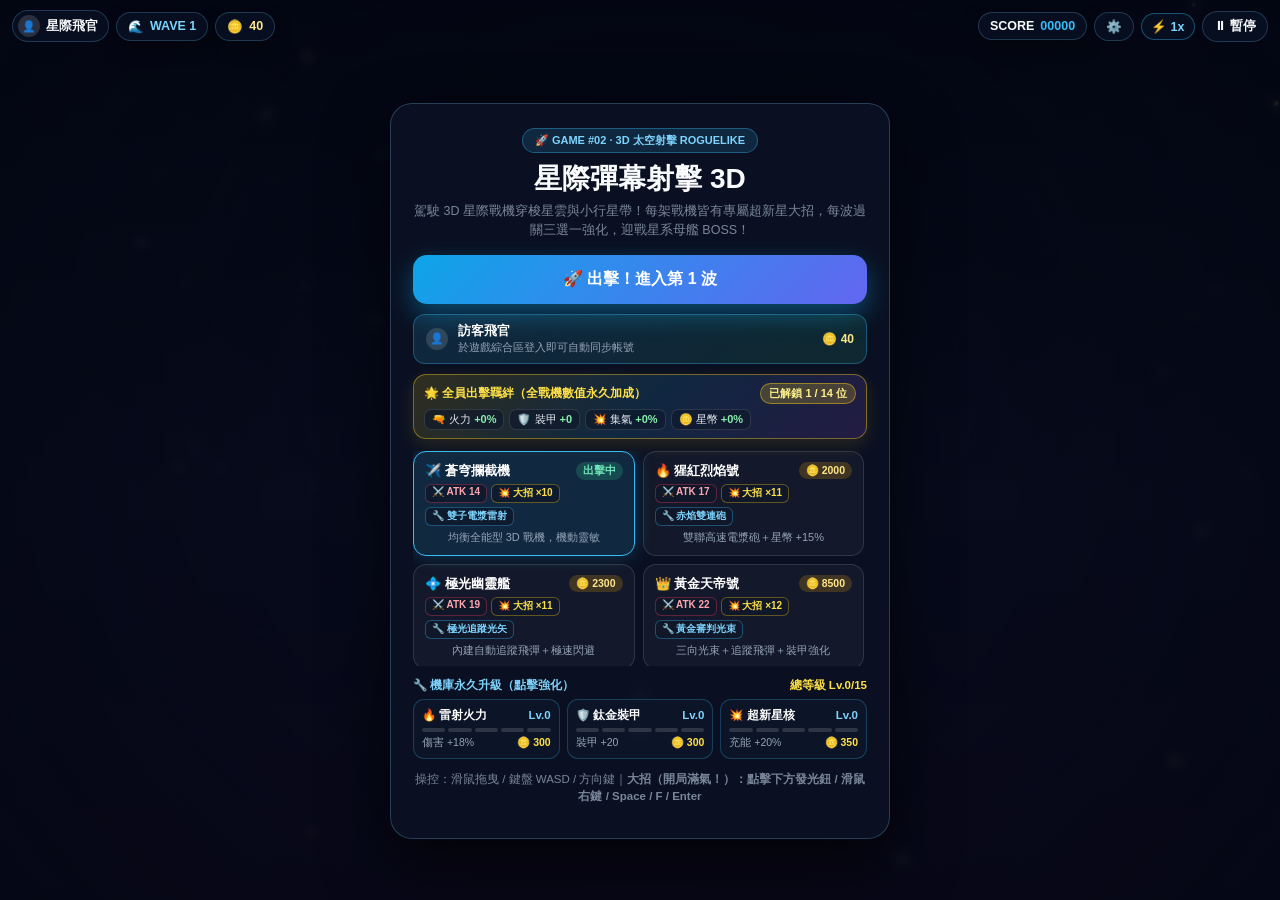
<file: games/star-blaster-3d/index.html>
<!DOCTYPE html>
<html lang="zh-Hant">
<head>
  <meta charset="UTF-8" />
  <meta name="viewport" content="width=device-width, initial-scale=1.0, maximum-scale=1.0, user-scalable=no, viewport-fit=cover" />
  <title>星際彈幕射擊 3D · 遊戲綜合區 GAME #02</title>
  <style>
    :root {
      --bg: #040713;
      --surface: rgba(10, 17, 36, 0.78);
      --surface-strong: rgba(11, 18, 36, 0.94);
      --border: rgba(125, 211, 252, 0.22);
      --text: #f8fafc;
      --muted: #94a3b8;
      --cyan: #38bdf8;
      --amber: #f59e0b;
      --pink: #fb7185;
      --green: #34d399;
    }
    * { box-sizing: border-box; margin: 0; padding: 0; user-select: none; -webkit-user-select: none; -webkit-tap-highlight-color: transparent; }
    html, body {
      width: 100%; height: 100%; height: 100dvh; overflow: hidden; background: var(--bg); color: var(--text);
      font-family: -apple-system, BlinkMacSystemFont, "Segoe UI", "Noto Sans TC", "PingFang TC", "Microsoft JhengHei", sans-serif;
      touch-action: none;
    }
    .app-root { position: relative; width: 100%; height: 100%; overflow: hidden; }
    canvas { display: block; width: 100%; height: 100%; }

    /* Top HUD */
    .hud-top {
      position: absolute; top: max(10px, env(safe-area-inset-top, 0px) + 6px); left: 12px; right: 12px;
      display: flex; align-items: center; justify-content: space-between; gap: 8px; pointer-events: none; z-index: 35;
      flex-wrap: wrap;
    }
    .hud-cluster { display: flex; align-items: center; gap: 7px; flex-wrap: wrap; }
    .pill {
      display: inline-flex; align-items: center; gap: 6px; padding: 6px 11px; border-radius: 999px;
      background: var(--surface); backdrop-filter: blur(12px); -webkit-backdrop-filter: blur(12px);
      border: 1px solid var(--border); font-size: 12.5px; font-weight: 800; font-variant-numeric: tabular-nums;
      box-shadow: 0 6px 18px rgba(0, 0, 0, 0.35);
    }
    .hud-btn {
      pointer-events: auto; cursor: pointer; display: inline-flex; align-items: center; gap: 6px;
      padding: 6px 11px; border-radius: 999px; background: var(--surface); border: 1px solid var(--border);
      color: var(--text); font-size: 12.5px; font-weight: 800; backdrop-filter: blur(12px);
      transition: transform 0.1s ease, border-color 0.15s ease;
    }
    .hud-btn:hover { border-color: rgba(56, 189, 248, 0.7); }
    .hud-btn:active { transform: scale(0.95); }
    .hud-acct { padding: 4px 10px 4px 5px; }
    .hud-acct.signed-in { border-color: rgba(52, 211, 153, 0.5); }
    .g-avatar {
      width: 22px; height: 22px; border-radius: 50%; display: inline-flex; align-items: center; justify-content: center;
      font-size: 11px; font-weight: 900; color: #fff; background: #38bdf8; overflow: hidden; flex-shrink: 0;
    }
    .g-avatar img { width: 100%; height: 100%; object-fit: cover; }

    /* HP / Shield / Boss Bars */
    .bars-wrap {
      position: absolute; top: 54px; left: 50%; transform: translateX(-50%); width: min(360px, 84vw);
      display: flex; flex-direction: column; gap: 6px; pointer-events: none; z-index: 18;
    }
    .bars-wrap.hidden { display: none; }
    .bar-row { display: flex; align-items: center; gap: 8px; font-size: 11px; font-weight: 800; }
    .bar-track { flex: 1; height: 8px; border-radius: 999px; background: rgba(15, 23, 42, 0.8); border: 1px solid rgba(255, 255, 255, 0.14); overflow: hidden; }
    .bar-fill { height: 100%; border-radius: 999px; transition: width 0.12s linear; }
    .bar-fill.hp { background: linear-gradient(90deg, #10b981, #34d399); }
    .bar-fill.boss { background: linear-gradient(90deg, #ef4444, #fb7185, #f59e0b); }
    .boss-bar-row { display: none; }
    .boss-bar-row.show { display: flex; }

    /* Bottom Nova Skill Button */
    .nova-bar {
      position: absolute; bottom: max(18px, env(safe-area-inset-bottom, 0px) + 12px); left: 50%; transform: translateX(-50%); z-index: 22;
      display: flex; align-items: center; gap: 10px; pointer-events: none;
    }
    .nova-bar.hidden { display: none; }
    .nova-btn {
      pointer-events: auto; position: relative; overflow: hidden; min-width: 196px; padding: 10px 20px;
      border-radius: 20px; border: 2px solid rgba(56, 189, 248, 0.42); background: rgba(10, 17, 36, 0.86);
      color: #cbd5e1; font-size: 13.5px; font-weight: 900; cursor: pointer; text-align: center;
      backdrop-filter: blur(12px); transition: transform 0.1s ease, box-shadow 0.2s ease;
    }
    .nova-btn .fill {
      position: absolute; inset: 0 auto 0 0; width: 0%; background: linear-gradient(90deg, rgba(56, 189, 248, 0.36), rgba(168, 85, 247, 0.55)); z-index: 0;
      transition: width 0.12s linear;
    }
    .nova-btn .lbl { position: relative; z-index: 1; display: block; font-size: 14px; }
    .nova-btn .sub-lbl { position: relative; z-index: 1; display: block; font-size: 10.5px; opacity: 0.88; font-weight: 700; margin-top: 2px; }
    @keyframes novaPulse {
      0%, 100% { box-shadow: 0 0 20px rgba(56, 189, 248, 0.72); filter: brightness(1); }
      50% { box-shadow: 0 0 38px rgba(253, 224, 71, 0.98); filter: brightness(1.16); }
    }
    .nova-btn.ready {
      color: #fff; border-color: #fef08a;
      background: linear-gradient(135deg, rgba(14, 165, 233, 0.95), rgba(168, 85, 247, 0.95));
      animation: novaPulse 1.15s ease-in-out infinite;
    }
    .nova-btn.ready:active { transform: scale(0.94); animation: none; }

    .nova-flash {
      position: absolute; inset: 0; pointer-events: none; z-index: 21; opacity: 0;
      transition: opacity 0.48s ease-out;
    }
    .nova-flash.boom { opacity: 0.58; transition: none; }

    /* Overlays */
    .overlay {
      position: absolute; inset: 0; z-index: 30; display: flex; align-items: center; justify-content: center;
      padding: 58px 16px 16px; background: radial-gradient(circle at 50% 45%, rgba(4, 7, 19, 0.45), rgba(4, 7, 19, 0.82));
      backdrop-filter: blur(6px); -webkit-backdrop-filter: blur(6px);
    }
    .overlay.hidden { display: none; }
    .panel {
      width: 100%; max-width: 500px; max-height: 88dvh; overflow-y: auto; padding: 24px 22px 20px;
      border-radius: 22px; background: var(--surface-strong); border: 1px solid rgba(125, 211, 252, 0.24);
      box-shadow: 0 26px 64px rgba(0, 0, 0, 0.65); text-align: center;
    }
    .tag {
      display: inline-flex; align-items: center; gap: 6px; padding: 4px 12px; border-radius: 999px;
      background: rgba(56, 189, 248, 0.14); border: 1px solid rgba(56, 189, 248, 0.35);
      color: #7dd3fc; font-size: 11px; font-weight: 800; margin-bottom: 10px;
    }
    .panel h1, .panel h2 { font-size: 26px; font-weight: 900; margin-bottom: 8px; }
    .sub { font-size: 13px; line-height: 1.6; color: var(--muted); margin-bottom: 14px; }

    .sso-banner {
      display: flex; align-items: center; gap: 10px; padding: 9px 12px; border-radius: 12px; margin-bottom: 14px;
      background: linear-gradient(135deg, rgba(56, 189, 248, 0.14), rgba(52, 211, 153, 0.12));
      border: 1px solid rgba(56, 189, 248, 0.32); text-align: left; font-size: 12.5px;
    }
    .sso-banner .sb-info { flex: 1; min-width: 0; }
    .sso-banner .sb-name { font-weight: 800; color: #fff; }
    .sso-banner .sb-sub { font-size: 11px; color: var(--muted); }

    .ship-grid { display: grid; grid-template-columns: repeat(2, 1fr); gap: 8px; margin-bottom: 12px; text-align: left; max-height: 215px; overflow-y: auto; padding-right: 3px; }
    .char-av { width: 26px; height: 26px; border-radius: 50%; object-fit: cover; border: 1.5px solid rgba(255,255,255,0.45); flex-shrink: 0; vertical-align: middle; margin-right: 5px; }
    .ship-card {
      padding: 10px 11px; border-radius: 13px; border: 1px solid rgba(255, 255, 255, 0.12);
      background: rgba(255, 255, 255, 0.04); cursor: pointer; transition: all 0.15s ease; color: #fff;
    }
    .ship-card.selected { border-color: #38bdf8; background: rgba(56, 189, 248, 0.14); box-shadow: 0 0 18px rgba(56, 189, 248, 0.25); }
    .ship-top { display: flex; justify-content: space-between; align-items: center; font-size: 13px; font-weight: 800; }
    .ship-status { font-size: 10.5px; padding: 2px 7px; border-radius: 999px; font-weight: 800; }
    .ship-status.eq { background: rgba(52, 211, 153, 0.2); color: #6ee7b7; }
    .ship-status.own { background: rgba(56, 189, 248, 0.18); color: #7dd3fc; }
    .ship-status.cost { background: rgba(245, 158, 11, 0.2); color: #fde68a; }
    .ship-desc { font-size: 11px; color: var(--muted); margin-top: 4px; line-height: 1.4; }

    .perm-upg-head { font-size: 11.5px; font-weight: 800; color: #7dd3fc; text-align: left; margin: 4px 0 6px; display: flex; justify-content: space-between; }
    .perm-upg-grid { display: grid; grid-template-columns: repeat(3, 1fr); gap: 7px; margin-bottom: 12px; text-align: left; }
    .perm-upg-card {
      padding: 8px 8px; border-radius: 11px; border: 1px solid rgba(56, 189, 248, 0.25);
      background: rgba(15, 23, 42, 0.72); color: #fff; cursor: pointer; transition: all 0.14s ease;
    }
    .perm-upg-card:hover { border-color: #fde047; background: rgba(30, 58, 138, 0.45); }
    .perm-upg-card.max { border-color: rgba(52, 211, 153, 0.5); }
    .pu-top { display: flex; justify-content: space-between; align-items: center; font-size: 11.5px; font-weight: 800; }
    .pu-pips { display: flex; gap: 3px; margin: 5px 0 4px; }
    .pu-pip { flex: 1; height: 4px; border-radius: 2px; background: rgba(255,255,255,0.14); }
    .pu-pip.on { background: #38bdf8; box-shadow: 0 0 6px rgba(56,189,248,0.8); }
    .pu-foot { display: flex; justify-content: space-between; align-items: center; font-size: 10.5px; color: var(--muted); }

    .upgrade-grid { display: grid; grid-template-columns: 1fr; gap: 10px; margin: 14px 0 4px; text-align: left; }
    .upg-card {
      display: flex; align-items: center; gap: 12px; padding: 13px 14px; border-radius: 14px;
      border: 1px solid rgba(56, 189, 248, 0.32); background: rgba(15, 23, 42, 0.85); color: #fff;
      cursor: pointer; transition: transform 0.12s ease, border-color 0.15s ease, background 0.15s ease;
    }
    .upg-card:hover { transform: translateY(-2px); border-color: #fde047; background: rgba(30, 58, 138, 0.45); }
    .upg-ico { width: 42px; height: 42px; border-radius: 12px; background: rgba(56, 189, 248, 0.16); display: flex; align-items: center; justify-content: center; font-size: 20px; flex-shrink: 0; }
    .upg-title { font-size: 14px; font-weight: 900; }
    .upg-desc { font-size: 12px; color: var(--muted); margin-top: 2px; }

    .stats-grid { display: grid; grid-template-columns: repeat(3, 1fr); gap: 8px; margin: 14px 0; }
    .stat-box { padding: 10px 8px; border-radius: 12px; background: rgba(255, 255, 255, 0.05); border: 1px solid rgba(255, 255, 255, 0.1); }
    .stat-box .l { font-size: 11px; color: var(--muted); }
    .stat-box .v { font-size: 19px; font-weight: 900; margin-top: 3px; }

    .btn-row { display: flex; gap: 9px; flex-wrap: wrap; }
    .btn-primary {
      flex: 1; padding: 12px 18px; border-radius: 13px; border: none;
      background: linear-gradient(135deg, #0ea5e9, #6366f1); color: #fff; font-size: 14.5px; font-weight: 900;
      cursor: pointer; box-shadow: 0 10px 26px rgba(14, 165, 233, 0.4);
    }
    .btn-primary:hover { filter: brightness(1.08); }
    .btn-secondary {
      padding: 12px 15px; border-radius: 13px; border: 1px solid rgba(255, 255, 255, 0.18);
      background: rgba(255, 255, 255, 0.07); color: #f8fafc; font-size: 13.5px; font-weight: 800; cursor: pointer;
    }

    .toast {
      position: absolute; top: 96px; left: 50%; transform: translateX(-50%) translateY(-10px); z-index: 40;
      padding: 8px 16px; border-radius: 999px; background: rgba(14, 165, 233, 0.92); color: #fff;
      font-size: 13px; font-weight: 800; opacity: 0; pointer-events: none; transition: all 0.2s ease; white-space: nowrap;
    }
    .toast.show { opacity: 1; transform: translateX(-50%) translateY(0); }

    @media (max-width: 600px) {
      .ship-grid { grid-template-columns: 1fr; }
      .perm-upg-grid { grid-template-columns: 1fr; }
      .panel { padding: 18px 14px; }
      .hide-sm { display: none; }
    }
    .synergy-bar {
      margin: 0 0 10px; padding: 9px 12px; border-radius: 13px; text-align: left;
      background: linear-gradient(135deg, rgba(250, 204, 21, 0.16), rgba(56, 189, 248, 0.14), rgba(168, 85, 247, 0.16));
      border: 1px solid rgba(250, 204, 21, 0.42);
      box-shadow: 0 6px 18px rgba(250, 204, 21, 0.12);
    }
    .syn-head { display: flex; align-items: center; justify-content: space-between; gap: 6px; margin-bottom: 5px; flex-wrap: wrap; }
    .syn-title { font-size: 12px; font-weight: 900; color: #fde047; }
    .syn-count { font-size: 11px; font-weight: 800; padding: 2px 8px; border-radius: 999px; background: rgba(250, 204, 21, 0.2); color: #fef08a; border: 1px solid rgba(250, 204, 21, 0.45); }
    .syn-chips { display: flex; flex-wrap: wrap; gap: 5px; }
    .syn-chip { font-size: 11px; color: #e2e8f0; background: rgba(15, 23, 42, 0.65); border: 1px solid rgba(255, 255, 255, 0.12); border-radius: 7px; padding: 2px 7px; }
    .syn-chip b { color: #86efac; }
    .syn-hint { font-size: 10.5px; color: #cbd5e1; margin-top: 5px; line-height: 1.35; }
    .ship-stats-row { display: flex; flex-wrap: wrap; gap: 4px; margin-top: 4px; }
    .sstat {
      font-size: 10px; font-weight: 800; padding: 1.5px 6px; border-radius: 6px;
      background: rgba(15, 23, 42, 0.72); border: 1px solid rgba(255, 255, 255, 0.12); color: #e2e8f0;
    }
    .sstat.atk { color: #fda4af; border-color: rgba(244, 63, 94, 0.35); }
    .sstat.ult { color: #fde047; border-color: rgba(250, 204, 21, 0.35); }
    .sstat.wep { color: #7dd3fc; border-color: rgba(56, 189, 248, 0.35); }
    .ult-cutin {
      position: absolute; left: 0; right: 0; top: 34%; z-index: 38;
      pointer-events: none; display: flex; align-items: center; justify-content: center; gap: 14px;
      padding: 12px 24px; opacity: 0; transform: translateX(-40px) skewX(-8deg);
      transition: opacity 0.16s ease, transform 0.22s cubic-bezier(0.22, 1, 0.36, 1);
      background: linear-gradient(90deg, transparent, rgba(15, 23, 42, 0.92) 18%, var(--cut-col, #38bdf8) 50%, rgba(15, 23, 42, 0.92) 82%, transparent);
      border-top: 2px solid rgba(255, 255, 255, 0.75); border-bottom: 2px solid rgba(255, 255, 255, 0.75);
      box-shadow: 0 0 40px var(--cut-col, #38bdf8);
    }
    .ult-cutin.show { opacity: 1; transform: translateX(0) skewX(-8deg); }
    .ult-cutin-av {
      width: 56px; height: 56px; border-radius: 50%; object-fit: cover;
      border: 3px solid #fde047; box-shadow: 0 0 20px rgba(253, 224, 71, 0.8);
      transform: skewX(8deg); background: #0f172a; display: flex; align-items: center; justify-content: center; font-size: 28px; flex-shrink: 0;
    }
    .ult-cutin-txt { transform: skewX(8deg); text-align: left; }
    .ult-cutin-sub { font-size: 11px; font-weight: 900; color: #fef08a; letter-spacing: 1.5px; }
    .ult-cutin-title { font-size: 22px; font-weight: 900; color: #fff; text-shadow: 0 3px 14px rgba(0, 0, 0, 0.85); }

    /* Game Speed Capsule & Clear Pause Button */
    .speed-group {
      pointer-events: auto; display: inline-flex; align-items: center; gap: 2px;
      padding: 3px 4px 3px 7px; border-radius: 999px;
      background: rgba(12, 10, 28, 0.86); border: 1px solid var(--border, rgba(255,255,255,0.16));
      backdrop-filter: blur(10px); box-shadow: 0 6px 18px rgba(0, 0, 0, 0.35);
    }
    .speed-group .spd-ico { font-size: 11px; margin-right: 2px; color: #fde047; line-height: 1; }
    .spd-btn {
      border: none; background: transparent; color: #cbd5e1;
      font-size: 11px; font-weight: 900; padding: 3px 7px; border-radius: 999px;
      cursor: pointer; transition: all 0.14s ease; font-variant-numeric: tabular-nums;
      line-height: 1.25; font-family: inherit;
    }
    .spd-btn:hover { color: #fff; background: rgba(255, 255, 255, 0.12); }
    .spd-btn.on {
      color: #0b1120; background: linear-gradient(135deg, #38bdf8, #818cf8);
      box-shadow: 0 0 10px rgba(56, 189, 248, 0.45);
    }
    .spd-btn.on.fast {
      color: #1c0a00; background: linear-gradient(135deg, #fde047, #fb923c);
      box-shadow: 0 0 12px rgba(251, 146, 60, 0.55);
    }
    .hud-btn.pause-btn { gap: 5px; padding: 6px 11px; white-space: nowrap; }
    .hud-btn.pause-btn.paused-on {
      border-color: #fde047 !important; background: rgba(245, 158, 11, 0.32) !important;
      color: #fef08a !important; box-shadow: 0 0 16px rgba(250, 204, 21, 0.5);
    }

    /* Mobile Portrait HUD & Overlay Anti-Overlap Layout */
    @media (max-width: 680px) {
      .hud-top {
        padding: 5px 6px !important; gap: 4px !important;
        flex-direction: column; align-items: stretch;
      }
      .hud-cluster {
        width: 100%; justify-content: space-between;
        gap: 3px !important; flex-wrap: nowrap !important;
        overflow-x: auto; scrollbar-width: none;
      }
      .hud-cluster::-webkit-scrollbar { display: none; }
      .pill, .hud-btn {
        padding: 3.5px 6px !important; font-size: 10.5px !important;
        gap: 3px !important; white-space: nowrap; flex-shrink: 0;
      }
      .hud-acct { padding: 2.5px 6px 2.5px 3px !important; }
      .hud-acct #hudPlayerName, .hud-acct #hudAccountName {
        max-width: 56px; overflow: hidden; text-overflow: ellipsis; white-space: nowrap; display: inline-block;
      }
      .g-avatar { width: 18px !important; height: 18px !important; font-size: 10px !important; }
      .speed-group { padding: 2px 3px 2px 4px !important; gap: 1px !important; flex-shrink: 0; }
      .speed-group .spd-ico { font-size: 9.5px !important; margin-right: 1px !important; }
      .spd-btn { font-size: 9.5px !important; padding: 2px 4px !important; }
      .hud-btn.pause-btn { padding: 3.5px 6px !important; font-size: 10.5px !important; gap: 2px !important; }
      .overlay { padding: 86px 10px 14px !important; align-items: flex-start !important; }
      .panel { max-height: calc(100% - 8px) !important; padding: 14px 12px !important; border-radius: 18px !important; }
      .panel h1 { font-size: 21px !important; margin: 6px 0 4px !important; }
      .status-strip, .bars-wrap, .buff-strip, .dash-cluster, .progress-wrap { top: 72px !important; }
      .toast {
        top: 108px !important; max-width: calc(100vw - 24px);
        white-space: normal !important; text-align: center;
        font-size: 12px !important; padding: 6px 12px !important;
      }
      .ult-bar, .nova-bar {
        bottom: max(12px, env(safe-area-inset-bottom, 0px) + 8px) !important;
        max-width: calc(100vw - 20px);
      }
      .ult-btn, .nova-btn { min-width: 176px !important; padding: 8px 14px !important; font-size: 12.5px !important; border-radius: 14px !important; }
      .sprint-btn { padding: 8px 12px !important; font-size: 12px !important; border-radius: 14px !important; white-space: nowrap; }
    }

    /* Anti-Jitter Fixed Viewport Lock (iOS Chrome/Safari Landscape Stability) */
    html, body {
      position: fixed;
      inset: 0;
      width: 100%;
      height: 100%;
      overflow: hidden;
      overscroll-behavior: none;
      touch-action: none;
    }
    .overlay { overscroll-behavior: contain; }
    .panel { overscroll-behavior: contain; -webkit-overflow-scrolling: touch; }
    @media (max-height: 460px) and (orientation: landscape) {
      .hud-top {
        padding: 4px 8px !important; gap: 6px !important;
        flex-direction: row !important; align-items: center !important;
      }
      .hud-cluster { width: auto !important; gap: 4px !important; flex-wrap: nowrap !important; }
      .pill, .hud-btn { padding: 3px 7px !important; font-size: 11px !important; gap: 4px !important; }
      .speed-group { padding: 2px 3px 2px 5px !important; }
      .spd-btn { font-size: 10px !important; padding: 2px 5px !important; }
      .hud-btn.pause-btn { padding: 3px 8px !important; font-size: 11px !important; }
      .overlay { padding: 52px 12px 10px !important; align-items: flex-start !important; }
      .panel { max-height: calc(100% - 10px) !important; padding: 12px 14px !important; }
      .panel h1 { font-size: 20px !important; margin: 4px 0 !important; }
      .status-strip, .bars-wrap, .buff-strip, .dash-cluster, .progress-wrap { top: 40px !important; }
      .toast { top: 68px !important; font-size: 11.5px !important; padding: 5px 12px !important; }
      .ult-bar, .nova-bar { bottom: 8px !important; }
      .ult-btn, .nova-btn { min-width: 170px !important; padding: 6px 14px !important; font-size: 12px !important; }
      .sprint-btn { padding: 7px 12px !important; font-size: 12px !important; }
    }

    /* Streamlined Single-Row HUD, Cycle Speed Button & Collapsible Audio Drawer */
    html.in-hub #hudAcctBtn, html.in-hub #hudAccountBtn { display: none !important; }
    .hud-btn.speed-cycle-btn {
      gap: 3px; padding: 5px 9px; font-weight: 900; font-variant-numeric: tabular-nums;
      color: #7dd3fc; border-color: rgba(56, 189, 248, 0.38);
    }
    .hud-btn.speed-cycle-btn.fast {
      color: #1c0a00 !important; border-color: #fde047 !important;
      background: linear-gradient(135deg, #fde047, #fb923c) !important;
      box-shadow: 0 0 12px rgba(251, 146, 60, 0.55);
    }
    .hud-extra { display: none; align-items: center; gap: 4px; }
    .hud-extra.open { display: inline-flex; }
    .hud-btn.more-btn.on { border-color: #38bdf8; color: #7dd3fc; background: rgba(56, 189, 248, 0.18); }
    @media (max-width: 760px), (max-height: 500px) {
      .hud-top {
        padding: 4px 7px !important; gap: 4px !important;
        flex-direction: row !important; align-items: center !important;
        flex-wrap: nowrap !important;
      }
      .hud-cluster {
        width: auto !important; gap: 4px !important;
        flex-wrap: nowrap !important; overflow-x: auto; scrollbar-width: none;
      }
      .hud-cluster::-webkit-scrollbar { display: none; }
      .pill, .hud-btn {
        padding: 3.5px 7px !important; font-size: 11px !important;
        gap: 3px !important; white-space: nowrap; flex-shrink: 0;
      }
      .hud-btn.pause-btn { padding: 3.5px 7px !important; font-size: 11px !important; }
      .overlay { padding: 48px 10px 12px !important; align-items: flex-start !important; }
      .panel { max-height: calc(100% - 8px) !important; }
      .status-strip, .bars-wrap, .buff-strip, .dash-cluster, .progress-wrap { top: 40px !important; }
      .toast { top: 68px !important; font-size: 11.5px !important; padding: 5px 12px !important; }
      .ult-bar, .nova-bar { bottom: max(8px, env(safe-area-inset-bottom, 0px) + 4px) !important; }
      .ult-btn, .nova-btn { min-width: 150px !important; padding: 7px 14px !important; font-size: 12.5px !important; border-radius: 13px !important; }
      .ult-btn .sub-lbl, .nova-btn .sub-lbl { display: none !important; }
      .sprint-btn { padding: 7px 12px !important; font-size: 12px !important; border-radius: 13px !important; }
    }
  </style>
  <link rel="stylesheet" href="../../shared/start-screen.css" />


  <script>
  (function () {
    const GAME_ID = 'star_blaster_3d';
    const ECO_KEY = 'arcade_hub_economy_v1';
    const DEF = { coinMultiplier: 1.0, normalDropMult: 1.0, bonusDropMult: 1.0, maxCoinsPerRun: 0 };
    function clampM(v) { const n = Number(v); return Number.isFinite(n) ? Math.round(Math.max(0.1, Math.min(5.0, n)) * 100) / 100 : 1.0; }
    function clampC(v) { const n = Math.floor(Number(v) || 0); return n <= 0 ? 0 : Math.max(50, Math.min(99999, n)); }
    function norm(raw) {
      const s = raw && typeof raw === 'object' ? raw : {};
      return {
        coinMultiplier: clampM(s.coinMultiplier !== undefined ? s.coinMultiplier : 1.0),
        normalDropMult: clampM(s.normalDropMult !== undefined ? s.normalDropMult : 1.0),
        bonusDropMult: clampM(s.bonusDropMult !== undefined ? s.bonusDropMult : 1.0),
        maxCoinsPerRun: clampC(s.maxCoinsPerRun !== undefined ? s.maxCoinsPerRun : 0)
      };
    }
    let cfg = Object.assign({}, DEF);
    function renderBadge() {
      let el = document.getElementById('arcadeEcoBadge');
      const best = Math.round(Math.max(cfg.coinMultiplier, cfg.coinMultiplier * cfg.normalDropMult, cfg.coinMultiplier * cfg.bonusDropMult) * 100) / 100;
      if (best <= 1.0) {
        if (el) el.style.display = 'none';
        return;
      }
      if (!el && document.body) {
        el = document.createElement('div');
        el.id = 'arcadeEcoBadge';
        el.style.cssText = 'position:fixed;bottom:10px;left:10px;z-index:25;padding:3px 9px;border-radius:999px;font-size:11px;font-weight:900;color:#fff;background:linear-gradient(135deg,rgba(245,158,11,0.95),rgba(239,68,68,0.92));border:1px solid rgba(254,240,138,0.8);box-shadow:0 4px 12px rgba(245,158,11,0.4);pointer-events:none;font-family:inherit;';
        document.body.appendChild(el);
      }
      if (el) {
        el.textContent = '🔥 ' + best + 'x 金幣';
        el.style.display = 'inline-flex';
      }
    }
    function loadFromStorage() {
      try {
        const raw = localStorage.getItem(ECO_KEY);
        if (raw) {
          const doc = JSON.parse(raw);
          cfg = (doc && doc.games && doc.games[GAME_ID]) ? norm(doc.games[GAME_ID]) : Object.assign({}, DEF);
        } else {
          cfg = Object.assign({}, DEF);
        }
      } catch (e) {}
      renderBadge();
    }
    function scale(base, kind, currentRun) {
      const sub = kind === 'bonus' ? cfg.bonusDropMult : cfg.normalDropMult;
      const rawVal = Math.max(0, Number(base) || 0) * cfg.coinMultiplier * sub;
      let gain = Math.floor(rawVal);
      if (Math.random() < (rawVal - gain)) gain += 1;
      if (cfg.maxCoinsPerRun > 0 && typeof currentRun === 'number') {
        const rem = Math.max(0, cfg.maxCoinsPerRun - currentRun);
        gain = Math.min(gain, rem);
      }
      return Math.max(0, gain);
    }
    window.addEventListener('message', function (ev) {
      const d = ev && ev.data;
      if (!d || typeof d !== 'object') return;
      if ((d.type === 'ARCADE_SSO_SYNC' || d.type === 'ARCADE_ECONOMY_SYNC') && d.economy) {
        cfg = norm(d.economy);
        renderBadge();
      }
    });
    window.addEventListener('storage', function (ev) {
      if (ev && ev.key === ECO_KEY) loadFromStorage();
    });
    if (document.readyState === 'loading') document.addEventListener('DOMContentLoaded', loadFromStorage);
    else loadFromStorage();
    window.__ARCADE_ECO__ = {
      get: function () { return cfg; },
      scale: scale,
      capRun: function (val) { return cfg.maxCoinsPerRun > 0 ? Math.min(val, cfg.maxCoinsPerRun) : val; }
    };
  })();
  </script>
</head>
<body>
  <div class="app-root">
    <canvas id="gameCanvas" aria-label="星際彈幕射擊 3D 畫布"></canvas>

    <div class="hud-top">
      <div class="hud-cluster">
        <button class="hud-btn hud-acct" id="hudAcctBtn" type="button" title="全站 Google 帳號">
          <span class="g-avatar" id="hudAvatar">👤</span>
          <span id="hudPlayerName">星際飛官</span>
        </button>
        <div class="pill" style="color:#7dd3fc;"><span>🌊</span><span id="hudWave">WAVE 1</span></div>
        <div class="pill" style="color:#fde68a;"><span>🪙</span><span id="hudCoins">40</span></div>
      </div>
      <div class="hud-cluster">
        <div class="pill"><span>SCORE</span><span id="hudScore" style="color:#38bdf8;">00000</span></div>
        <div class="hud-extra" id="hudExtra">
        <button class="hud-btn" id="btnBgm" type="button" title="背景音樂 (B)">🎵</button>
        <button class="hud-btn" id="btnMute" type="button" title="靜音 (M)">🔊</button>
        </div>
        <button class="hud-btn more-btn" id="btnHudMore" type="button" title="展開 / 收合音效按鈕">⚙️</button>
        <button class="hud-btn speed-cycle-btn" id="btnSpeed" type="button" title="點擊循環切換速度 (快捷鍵 [ / ])">⚡ 1x</button>
        <button class="hud-btn pause-btn" id="btnPause" type="button" title="暫停 / 繼續 (P / Esc)">⏸ 暫停</button>
      </div>
    </div>

    <div class="bars-wrap hidden" id="barsWrap">
      <div class="bar-row">
        <span style="color:#6ee7b7;min-width:54px;">🛡️ 裝甲</span>
        <div class="bar-track"><div class="bar-fill hp" id="hpFill" style="width:100%"></div></div>
        <span id="hpText" style="min-width:44px;text-align:right;">100%</span>
      </div>
      <div class="bar-row boss-bar-row" id="bossBarRow">
        <span style="color:#fda4af;min-width:54px;">🛸 母艦</span>
        <div class="bar-track"><div class="bar-fill boss" id="bossFill" style="width:100%"></div></div>
        <span id="bossText" style="min-width:44px;text-align:right;">BOSS</span>
      </div>
    </div>

    <div class="nova-flash" id="novaFlash"></div>
    <div class="ult-cutin" id="ultCutin">
      <div class="ult-cutin-av" id="ultCutinAv">🚀</div>
      <div class="ult-cutin-txt">
        <div class="ult-cutin-sub" id="ultCutinSub">STAR ULTIMATE</div>
        <div class="ult-cutin-title" id="ultCutinTitle">超新星大招</div>
      </div>
    </div>

    <div class="nova-bar hidden" id="novaBar">
      <button class="nova-btn" id="btnNova" type="button">
        <div class="fill" id="novaFill"></div>
        <div class="lbl" id="novaLabel">💥 超新星大招</div>
        <div class="sub-lbl" id="novaSub">點擊 / 右鍵 / Space / F</div>
      </button>
    </div>

    <div class="toast" id="toast"></div>

    <!-- Start & Hangar Overlay -->
    <div class="overlay" id="startOverlay">
      <div class="panel">
        <div class="tag">🚀 GAME #02 · 3D 太空射擊 ROGUELIKE</div>
        <h1>星際彈幕射擊 3D</h1>
        <p class="sub">駕駛 3D 星際戰機穿梭星雲與小行星帶！每架戰機皆有專屬超新星大招，每波過關三選一強化，迎戰星系母艦 BOSS！</p>

        <div class="start-cta-wrap">
          <button class="btn-primary start-cta" id="btnStart" type="button">🚀 出擊！進入第 1 波</button>
        </div>

        <div class="sso-banner">
          <span class="g-avatar" id="startAvatar">👤</span>
          <div class="sb-info">
            <div class="sb-name" id="startAcctName">訪客飛官</div>
            <div class="sb-sub" id="startAcctSub">由遊戲綜合區統一登入 · 獨立帳號存檔</div>
          </div>
          <span style="font-size:12px;font-weight:800;color:#fde68a;">🪙 <span id="startCoins">40</span></span>
        </div>

        <div class="synergy-bar" id="shipSynergy"></div>
        <div class="ship-grid" id="shipGrid"></div>

        <div class="perm-upg-head"><span>🔧 機庫永久升級（點擊強化）</span><span id="permUpgLvl" style="color:#fde047;">總等級 Lv.0/15</span></div>
        <div class="perm-upg-grid" id="permUpgGrid"></div>

        <p class="sub" style="font-size:11.5px;margin-bottom:12px;">
          操控：滑鼠拖曳 / 鍵盤 WASD / 方向鍵｜<strong>大招（開局滿氣！）：點擊下方發光鈕 / 滑鼠右鍵 / Space / F / Enter</strong>
        </p>

      </div>
    </div>

    <!-- Roguelike Upgrade Draft Overlay -->
    <div class="overlay hidden" id="upgradeOverlay">
      <div class="panel">
        <div class="tag">✨ WAVE CLEAR · ROGUELIKE 模組三選一</div>
        <h2 id="upgTitle">第 1 波掃蕩完成！</h2>
        <p class="sub">選擇一項戰機強化模組，迎戰下一波更強大的星際艦隊：</p>
        <div class="upgrade-grid" id="upgradeGrid"></div>
      </div>
    </div>

    <!-- Pause Overlay -->
    <div class="overlay hidden" id="pauseOverlay">
      <div class="panel">
        <div class="tag">⏸ 航行暫停</div>
        <h2>戰術整補中</h2>
        <p class="sub">按 P 或點擊繼續返回星際戰場。</p>
        <div class="btn-row">
          <button class="btn-primary" id="btnResume" type="button">▶ 繼續作戰</button>
          <button class="btn-secondary" id="btnPauseRestart" type="button">🔄 重新開始</button>
          <button class="btn-secondary" id="btnBackMenu" type="button">🏠 返回機庫</button>
        </div>
      </div>
    </div>

    <!-- Game Over Overlay -->
    <div class="overlay hidden" id="overOverlay">
      <div class="panel">
        <div class="tag">💥 戰機返航結算</div>
        <h2 id="overTitle">星際作戰結束</h2>
        <p class="sub" id="overSub">本次蒐集的星幣已全數匯入您的帳號機庫，升級更強戰機再戰母艦！</p>
        <div class="stats-grid">
          <div class="stat-box"><div class="l">本局分數</div><div class="v" id="overScore" style="color:#38bdf8;">0</div></div>
          <div class="stat-box"><div class="l">抵達波次</div><div class="v" id="overWave" style="color:#a78bfa;">W1</div></div>
          <div class="stat-box"><div class="l">獲得星幣</div><div class="v" id="overCoins" style="color:#fbbf24;">+0</div></div>
        </div>
        <div class="btn-row">
          <button class="btn-primary" id="btnRetry" type="button">🚀 再次出擊</button>
          <button class="btn-secondary" id="btnOverHangar" type="button">🛸 戰機機庫</button>
        </div>
      </div>
    </div>
  </div>

  <script>
  (function () {
    'use strict';

    // =========================================================================
    // 1. UNIFIED ARCADE HUB SSO & PER-ACCOUNT SAVE
    // =========================================================================
    const GAME_ID = 'star_blaster_3d';
    const SSO_KEY = 'arcade_hub_sso_v1';
    const IS_EMBEDDED = (function () { try { return window.parent && window.parent !== window; } catch (e) { return false; } })();

    function postToHub(msg) {
      if (!IS_EMBEDDED) return;
      try { window.parent.postMessage(msg, '*'); } catch (e) {}
    }

    function loadAuth() {
      try {
        const raw = localStorage.getItem(SSO_KEY);
        if (raw) {
          const p = JSON.parse(raw);
          return { currentUser: p && p.currentUser && p.currentUser.uid ? p.currentUser : null };
        }
      } catch (e) {}
      return { currentUser: null };
    }

    const auth = loadAuth();

    function getSaveKey() {
      return auth.currentUser ? `arcade_save_${GAME_ID}_acct_${auth.currentUser.uid}` : `arcade_save_${GAME_ID}_guest`;
    }

    const SHIPS = [
      { id: 'vanguard', name: '蒼穹攔截機', icon: '✈️', price: 0, color: '#38bdf8', accent: '#7dd3fc', hp: 100, speed: 460, fireRate: 0.16, spread: 1, homing: 0, coinMult: 1.0, desc: '均衡全能型 3D 戰機，機動靈敏' },
      { id: 'crimson',  name: '猩紅烈焰號', icon: '🔥', price: 2000, color: '#fb7185', accent: '#fda4af', hp: 115, speed: 480, fireRate: 0.125, spread: 2, homing: 0, coinMult: 1.15, desc: '雙聯高速電漿砲＋星幣 +15%' },
      { id: 'aurora',   name: '極光幽靈艦', icon: '💠', price: 2300, color: '#a78bfa', accent: '#ddd6fe', hp: 120, speed: 520, fireRate: 0.14, spread: 2, homing: 1, coinMult: 1.25, desc: '內建自動追蹤飛彈＋極速閃避' },
      { id: 'solaris',  name: '黃金天帝號', icon: '👑', price: 8500, color: '#fbbf24', accent: '#fef08a', hp: 150, speed: 510, fireRate: 0.115, spread: 3, homing: 1, coinMult: 1.4, desc: '三向光束＋追蹤飛彈＋裝甲強化' },
      { id: 'tanjiro',  name: '炭治郎・水龍機', icon: '🌊', avatar: '[data-uri]', price: 2700, color: '#10b981', accent: '#38bdf8', hp: 125, speed: 495, fireRate: 0.125, spread: 2, homing: 1, coinMult: 1.25, desc: '水之呼吸雙向水刃＋大招護盾過載' },
      { id: 'kanade',   name: '宵崎奏・音律艦', icon: '🎧', avatar: '[data-uri]', price: 3300, color: '#a78bfa', accent: '#cbd5e1', hp: 115, speed: 505, fireRate: 0.13, spread: 2, homing: 2, coinMult: 1.3, desc: '雙追蹤旋律飛彈＋超大磁鐵吸金' },
      { id: 'mario',    name: '瑪利歐・紅星號', icon: '🍄', avatar: '[data-uri]', price: 4300, color: '#ef4444', accent: '#fde047', hp: 135, speed: 505, fireRate: 0.12, spread: 3, homing: 0, coinMult: 1.3, desc: '三向紅星連射＋大招無敵星護盾' },
      { id: 'muichiro', name: '無一郎・薄荷霞艦', icon: '🌫️', avatar: '[data-uri]', price: 6900, color: '#2dd4bf', accent: '#ccfbf1', hp: 125, speed: 545, fireRate: 0.115, spread: 3, homing: 1, coinMult: 1.35, desc: '全場最快霞柱閃避＋霞霧追蹤斬' },
      { id: 'doraemon', name: '哆啦A夢・時光機', icon: '🔔', avatar: '[data-uri]', price: 5500, color: '#0ea5e9', accent: '#f8fafc', hp: 140, speed: 500, fireRate: 0.12, spread: 2, homing: 2, coinMult: 1.4, desc: '四次元百寶袋超吸金＋14枚空氣砲' },
      { id: 'pikachu',  name: '皮卡丘・雷電號', icon: '⚡', avatar: '[data-uri]', price: 10300, color: '#facc15', accent: '#fef08a', hp: 135, speed: 535, fireRate: 0.105, spread: 3, homing: 1, coinMult: 1.45, desc: '極速十萬伏特連發＋高傷落雷大招' },
      { id: 'levi',     name: '里維・自由之翼', icon: '⚔️', avatar: '[data-uri]', price: 12200, color: '#166534', accent: '#4ade80', hp: 135, speed: 550, fireRate: 0.10, spread: 3, homing: 1, coinMult: 1.45, desc: '人類最強極速迴避＋雙刃光束連射' },
      { id: 'rimuru',   name: '利姆路・暴食艦', icon: '💧', avatar: '[data-uri]', price: 14800, color: '#38bdf8', accent: '#fde047', hp: 150, speed: 520, fireRate: 0.11, spread: 3, homing: 2, coinMult: 1.5, desc: '暴食者黑洞吸金＋雙追蹤魔素光束' },
      { id: 'luffy',    name: '魯夫・千陽二檔號', icon: '👒', avatar: '[data-uri]', price: 17000, color: '#ef4444', accent: '#fde047', hp: 155, speed: 540, fireRate: 0.10, spread: 3, homing: 1, coinMult: 1.5, desc: '二檔噴射極速連射＋高耐久霸氣護盾' },
      { id: 'gojo',     name: '五條悟・無量空處', icon: '♾️', avatar: '[data-uri]', price: 20000, color: '#7c3aed', accent: '#38bdf8', hp: 165, speed: 555, fireRate: 0.095, spread: 3, homing: 2, coinMult: 1.55, desc: '無下限蒼紅茈三向光束＋最強領域大招' }
    ];
    const AVATAR_IMGS = {};
    SHIPS.forEach(s => { if (s.avatar) { const im = new Image(); im.src = s.avatar; AVATAR_IMGS[s.id] = im; } });

    const UPG_DEFS = [
      { id: 'dmg',  icon: '🔥', name: '雷射火力', costs: [300, 600, 1000, 1500, 2200], stat: (lv) => `傷害 +${lv * 18}%` },
      { id: 'hp',   icon: '🛡️', name: '鈦金裝甲', costs: [300, 600, 1000, 1500, 2200], stat: (lv) => `裝甲 +${lv * 20}` },
      { id: 'nova', icon: '💥', name: '超新星核', costs: [350, 700, 1150, 1700, 2400], stat: (lv) => `充能 +${lv * 20}%` }
    ];
    function cleanUpg(raw) {
      const u = raw && typeof raw === 'object' ? raw : {};
      return {
        dmg: Math.max(0, Math.min(5, Math.floor(Number(u.dmg) || 0))),
        hp: Math.max(0, Math.min(5, Math.floor(Number(u.hp) || 0))),
        nova: Math.max(0, Math.min(5, Math.floor(Number(u.nova) || 0)))
      };
    }

    function defaultSave() {
      return { coins: 40, bestScore: 0, bestWave: 1, bossesDefeated: 0, ownedShips: ['vanguard'], equippedShip: 'vanguard', upgrades: { dmg: 0, hp: 0, nova: 0 }, stageStars: {} };
    }

    function loadSave() {
      try {
        const raw = localStorage.getItem(getSaveKey());
        if (!raw) return defaultSave();
        const p = JSON.parse(raw);
        return {
          coins: Math.max(0, Math.floor(Number(p.coins) || 40)),
          bestScore: Math.max(0, Math.floor(Number(p.bestScore) || 0)),
          bestWave: Math.max(1, Math.floor(Number(p.bestWave) || 1)),
          bossesDefeated: Math.max(0, Math.floor(Number(p.bossesDefeated) || 0)),
          ownedShips: Array.isArray(p.ownedShips) && p.ownedShips.length ? p.ownedShips : ['vanguard'],
          equippedShip: SHIPS.some(s => s.id === p.equippedShip) ? p.equippedShip : 'vanguard',
          upgrades: cleanUpg(p.upgrades),
          stageStars: p.stageStars && typeof p.stageStars === 'object' ? p.stageStars : {}
        };
      } catch (e) { return defaultSave(); }
    }

    const save = loadSave();

    function getSummaryStats() {
      const stars = Math.min(15, Math.floor(save.bestWave * 1.5) + save.bossesDefeated * 3);
      const upgTotal = Object.values(save.upgrades || {}).reduce((a, b) => a + (Number(b) || 0), 0);
      return {
        coins: save.coins,
        bestScore: save.bestScore,
        stars,
        maxStars: 15,
        charsUnlocked: save.ownedShips.length,
        charsTotal: SHIPS.length,
        upgradeLevel: upgTotal,
        upgradeMax: 15,
        bestWave: save.bestWave
      };
    }

    function persistSave() {
      try { localStorage.setItem(getSaveKey(), JSON.stringify(save)); } catch (e) {}
      postToHub({ type: 'ARCADE_GAME_STATS', gameId: GAME_ID, uid: auth.currentUser ? auth.currentUser.uid : null, stats: getSummaryStats() });
    }

    function getPlayerName() {
      return auth.currentUser && auth.currentUser.name ? auth.currentUser.name : '星際飛官';
    }

    function getShip() {
      return SHIPS.find(s => s.id === save.equippedShip) || SHIPS[0];
    }

    // =========================================================================
    // 2. PROCEDURAL SCI-FI SYNTH AUDIO + BGM
    // =========================================================================
    const SFX = {
      ctx: null, muted: false, bgmOn: true, bgmTimer: null, step: 0,
      ensure() {
        if (this.muted) return null;
        if (!this.ctx) {
          const AC = window.AudioContext || window.webkitAudioContext;
          if (!AC) return null;
          this.ctx = new AC();
        }
        if (this.ctx.state === 'suspended') this.ctx.resume().catch(() => {});
        return this.ctx;
      },
      tone(type, f1, f2, dur, vol) {
        const ac = this.ensure();
        if (!ac) return;
        const t = ac.currentTime;
        const o = ac.createOscillator(), g = ac.createGain();
        o.type = type;
        o.frequency.setValueAtTime(f1, t);
        if (f2 !== f1) o.frequency.exponentialRampToValueAtTime(Math.max(20, f2), t + dur);
        g.gain.setValueAtTime(vol, t);
        g.gain.exponentialRampToValueAtTime(0.001, t + dur);
        o.connect(g); g.connect(ac.destination);
        o.start(t); o.stop(t + dur);
      },
      laser() { this.tone('sawtooth', 780, 260, 0.06, 0.035); },
      hit() { this.tone('square', 220, 90, 0.05, 0.04); },
      explode(big) { this.tone('sawtooth', big ? 140 : 210, 32, big ? 0.36 : 0.16, big ? 0.14 : 0.075); },
      coin() { this.tone('triangle', 880, 1320, 0.09, 0.07); },
      nova() { this.tone('sawtooth', 420, 48, 0.55, 0.16); this.tone('sine', 880, 1760, 0.4, 0.08); },
      upgrade() { this.tone('triangle', 523, 1046, 0.2, 0.09); },
      startBgm() {
        if (this.bgmTimer) return;
        const bass = [110, 110, 130.8, 146.8, 110, 110, 164.8, 146.8];
        const arp  = [440, 523.2, 659.2, 784, 659.2, 523.2, 587.3, 659.2];
        this.bgmTimer = setInterval(() => {
          if (this.muted || !this.bgmOn || state.mode !== 'playing') return;
          const b = bass[this.step % bass.length];
          const a = arp[(this.step * 2) % arp.length];
          this.tone('triangle', b, b * 0.98, 0.16, 0.035);
          if (this.step % 2 === 0) this.tone('sine', a, a, 0.11, 0.02);
          this.step++;
        }, 185);
      }
    };

    // =========================================================================
    // 3. 3D PERSPECTIVE RENDERER & GAME STATE
    // =========================================================================
    const canvas = document.getElementById('gameCanvas');
    const ctx = canvas.getContext('2d');
    let W = 960, H = 640;

    function resize() {
      const dpr = Math.min(window.devicePixelRatio || 1, 2);
      W = window.innerWidth; H = window.innerHeight;
      canvas.width = Math.floor(W * dpr);
      canvas.height = Math.floor(H * dpr);
      ctx.setTransform(dpr, 0, 0, dpr, 0, 0);
    }
    window.addEventListener('resize', resize);
    resize();

    // 3D Starfield
    const stars = Array.from({ length: 130 }, () => ({
      x: (Math.random() - 0.5) * 2.2,
      y: (Math.random() - 0.5) * 2.2,
      z: Math.random() * 1.8 + 0.1,
      c: ['#bae6fd', '#fde68a', '#e9d5ff', '#ffffff'][Math.floor(Math.random() * 4)]
    }));

    const state = {
      mode: 'menu', // 'menu' | 'playing' | 'upgrade' | 'paused' | 'over'
      score: 0, runCoins: 0, wave: 1, waveKillGoal: 12, waveKills: 0,
      time: 0, shake: 0, novaCharge: 25, novaLockTimer: 0, spawnTimer: 0, feverStreak: 0, feverTimer: 0,
      combo: 0, comboTimer: 0, overdrive: 0, magnetBuff: 0,
      boss: null,
      keys: { l: false, r: false, u: false, d: false },
      pointer: { active: false, x: 0, y: 0 },
      player: { x: 480, y: 500, vx: 0, bank: 0, hp: 100, maxHp: 100, shield: false, fireCd: 0, missileCd: 0, invuln: 0, spread: 1, fireMult: 1, homing: 0, magnet: 110, novaRate: 1 },
      bullets: [], eBullets: [], enemies: [], pickups: [], particles: [], shockwaves: [], floats: []
    };

    function spawnFloat(x, y, text, col = '#fde047', size = 14) {
      if (state.floats.length > 26) state.floats.shift();
      state.floats.push({ x, y, text, col, size, life: 0.9, max: 0.9 });
    }

    const UPGRADES = [
      { id: 'spread', icon: '🔫', title: '多向光束擴充', desc: '主砲額外增加 +1 道高能電漿散射（最高 5 向）', apply: p => { p.spread = Math.min(5, p.spread + 1); } },
      { id: 'rate',   icon: '⚡', title: '超頻射速核心', desc: '武器開火速度提升 22%，壓制敵艦彈幕', apply: p => { p.fireMult *= 0.80; } },
      { id: 'homing', icon: '🎯', title: '追蹤光束飛彈', desc: '自動發射鎖定敵艦與母艦的星際飛彈 +1', apply: p => { p.homing = Math.min(3, p.homing + 1); } },
      { id: 'repair', icon: '🛡️', title: '奈米裝甲修復', desc: '回復 45% 裝甲＋最大裝甲 +20＋立即開啟能量護盾', apply: p => { p.maxHp += 20; p.hp = Math.min(p.maxHp, p.hp + Math.round(p.maxHp * 0.45)); p.shield = true; } },
      { id: 'magnet', icon: '🧲', title: '星幣重力磁場', desc: '大幅擴大星幣吸附半徑，並立即獲得 +12 星幣', apply: p => { p.magnet += 95; awardRunCoins(12, 'bonus'); } },
      { id: 'nova',   icon: '💥', title: '超新星反應爐', desc: '大招集氣效率 +40%，並立即充能 50%', apply: p => { p.novaRate += 0.4; state.novaCharge = Math.min(100, state.novaCharge + 50); } }
    ];

    function showToast(msg) {
      const el = document.getElementById('toast');
      el.textContent = msg;
      el.classList.add('show');
      clearTimeout(showToast._t);
      showToast._t = setTimeout(() => el.classList.remove('show'), 2200);
    }

    function addParticles(x, y, col, n, spd = 180) {
      for (let i = 0; i < n; i++) {
        const a = Math.random() * Math.PI * 2;
        const v = (0.3 + Math.random() * 0.9) * spd;
        state.particles.push({ x, y, vx: Math.cos(a) * v, vy: Math.sin(a) * v, r: 2 + Math.random() * 3.5, col, life: 0.35 + Math.random() * 0.4, max: 0.75 });
      }
    }

    function spawnEnemy() {
      const r = Math.random();
      const w = state.wave;
      let kind = 'scout';
      if (r > 0.87 && w >= 2) kind = 'shielded';
      else if (r > 0.74 && w >= 2) kind = 'seeker';
      else if (r > 0.58 && w >= 2) kind = 'cruiser';
      else if (r > 0.34) kind = 'asteroid';

      const x = 44 + Math.random() * (W - 88);
      if (kind === 'asteroid') {
        state.enemies.push({ kind, x, y: -36, vx: (Math.random() - 0.5) * 65, vy: 115 + w * 14, r: 22 + Math.random() * 12, hp: 22 + w * 9, maxHp: 22 + w * 9, rot: Math.random() * 6, vr: (Math.random() - 0.5) * 3, fireCd: 99, score: 45, coins: 1 });
      } else if (kind === 'seeker') {
        state.enemies.push({ kind, x, y: -32, vx: 0, vy: 175 + w * 14, r: 17, hp: 16 + w * 6, maxHp: 16 + w * 6, rot: 0, vr: 0, fireCd: 99, score: 110, coins: 2 });
      } else if (kind === 'shielded') {
        state.enemies.push({ kind, x, y: -44, vx: (Math.random() - 0.5) * 45, vy: 68 + w * 7, r: 28, hp: 62 + w * 20, maxHp: 62 + w * 20, shieldHits: 2, rot: 0, vr: 0, fireCd: 1.4, score: 185, coins: 4 });
      } else if (kind === 'cruiser') {
        state.enemies.push({ kind, x, y: -42, vx: (Math.random() - 0.5) * 55, vy: 82 + w * 8, r: 26, hp: 52 + w * 18, maxHp: 52 + w * 18, rot: 0, vr: 0, fireCd: 1.1, score: 130, coins: 3 });
      } else {
        state.enemies.push({ kind, x, y: -30, vx: Math.sin(state.time * 2) * 85, vy: 138 + w * 15, r: 19, hp: 18 + w * 7, maxHp: 18 + w * 7, rot: 0, vr: 0, fireCd: 1.4, score: 75, coins: 2 });
      }
    }

    function spawnBoss() {
      const tier = Math.max(1, Math.floor(state.wave / 3));
      const hp = 560 + state.wave * 240;
      state.boss = {
        x: W / 2, y: -90, targetY: Math.min(165, H * 0.24),
        hp, maxHp: hp, phase: 0, fireCd: 1.0, ringCd: 2.6, dir: 1, tier
      };
      showToast(`🛸 警告！星系母艦 BOSS Lv.${tier} 登場！`);
      SFX.nova();
    }

    const SHIP_ULTS = {
      vanguard: { name: '蒼穹超新星光爆', icon: '💥', flash: '56,189,248',  dmg: 210, bossDmg: 270, shield: true,  od: 2.5, missiles: 0,  magnet: 0 },
      crimson:  { name: '猩紅烈焰焚星波', icon: '🔥', flash: '251,113,133', dmg: 240, bossDmg: 300, shield: false, od: 5.5, missiles: 0,  magnet: 0 },
      aurora:   { name: '極光追蹤齊射陣', icon: '💠', flash: '167,139,250', dmg: 200, bossDmg: 280, shield: false, od: 3.0, missiles: 12, magnet: 0 },
      solaris:  { name: '天帝日冕審判砲', icon: '👑', flash: '251,191,36',  dmg: 290, bossDmg: 380, shield: true,  od: 4.5, missiles: 8,  magnet: 6.0 },
      tanjiro:  { name: '水之呼吸・生生流轉', icon: '🌊', flash: '45,212,191',  dmg: 250, bossDmg: 320, shield: true,  od: 4.5, missiles: 4,  magnet: 4.0 },
      kanade:   { name: '深夜旋律共鳴場', icon: '🎧', flash: '192,132,252', dmg: 220, bossDmg: 290, shield: false, od: 3.5, missiles: 10, magnet: 8.0 },
      mario:    { name: '無敵星超新星', icon: '⭐', flash: '239,68,68',   dmg: 260, bossDmg: 330, shield: true,  od: 5.5, missiles: 4,  magnet: 5.0 },
      muichiro: { name: '霞之呼吸・朧光陣', icon: '🌫️', flash: '94,234,212',  dmg: 270, bossDmg: 340, shield: true,  od: 4.0, missiles: 8,  magnet: 4.0 },
      doraemon: { name: '四次元空氣砲齊射', icon: '🚁', flash: '56,189,248',  dmg: 250, bossDmg: 330, shield: true,  od: 3.5, missiles: 14, magnet: 9.0 },
      pikachu:  { name: '十萬伏特星際落雷', icon: '⚡', flash: '250,204,21',  dmg: 310, bossDmg: 400, shield: true,  od: 6.0, missiles: 10, magnet: 5.0 },
      levi:     { name: '立體機動・雙刃螺旋斬', icon: '⚔️', flash: '74,222,128',  dmg: 310, bossDmg: 390, shield: true,  od: 5.5, missiles: 8,  magnet: 4.5 },
      rimuru:   { name: '神之怒・暴食者領域', icon: '💧', flash: '56,189,248',  dmg: 320, bossDmg: 410, shield: true,  od: 4.5, missiles: 14, magnet: 9.0 },
      luffy:    { name: '橡膠火拳槍・霸氣爆發', icon: '👒', flash: '239,68,68',   dmg: 330, bossDmg: 430, shield: true,  od: 6.0, missiles: 10, magnet: 6.0 },
      gojo:     { name: '虛式「茈」・無量空處', icon: '♾️', flash: '168,85,247',  dmg: 360, bossDmg: 460, shield: true,  od: 6.5, missiles: 14, magnet: 8.0 }
    };

    function addNovaCharge(amt) {
      if ((state.novaLockTimer || 0) > 0 || state.novaCharge >= 100) return;
      const prev = state.novaCharge;
      state.novaCharge = Math.min(100, state.novaCharge + amt * (state.player.novaRate || 1));
      if (prev < 100 && state.novaCharge >= 100) {
        const ult = SHIP_ULTS[getShip().id] || SHIP_ULTS.vanguard;
        showToast(`${ult.icon} 大招就緒！【${ult.name}】(點擊 / 右鍵 / Space / F)`);
        SFX.upgrade();
      }
    }

    const SHIP_COMBAT_SPECS = {
      vanguard: { atk: 14, crit: 0.10, ultMult: 10, role: '蒼穹攔截', weaponName: '雙子電漿雷射' },
      crimson:  { atk: 17, crit: 0.14, ultMult: 11, role: '猩紅砲擊', weaponName: '赤焰雙連砲' },
      aurora:   { atk: 19, crit: 0.18, ultMult: 11, role: '幽靈追蹤', weaponName: '極光追蹤光矢' },
      solaris:  { atk: 22, crit: 0.16, ultMult: 12, role: '天帝重砲', weaponName: '黃金審判光束' },
      tanjiro:  { atk: 18, crit: 0.16, ultMult: 11, role: '水龍連斬', weaponName: '日輪水龍月牙刃' },
      kanade:   { atk: 17, crit: 0.14, ultMult: 11, role: '控場音律', weaponName: '五線音符魔彈' },
      mario:    { atk: 20, crit: 0.16, ultMult: 12, role: '烈焰重裝', weaponName: '旋轉烈焰火球' },
      muichiro: { atk: 21, crit: 0.28, ultMult: 12, role: '疾風暴擊', weaponName: '霞霧飛刃' },
      doraemon: { atk: 21, crit: 0.16, ultMult: 13, role: '道具聚怪', weaponName: '四次元空氣砲環' },
      pikachu:  { atk: 23, crit: 0.25, ultMult: 13, role: '雷霆極速', weaponName: '十萬伏特閃電箭' },
      levi:     { atk: 25, crit: 0.36, ultMult: 14, role: '暴擊刺客', weaponName: '超硬鋼雙刃' },
      rimuru:   { atk: 26, crit: 0.20, ultMult: 14, role: '魔素吞噬', weaponName: '魔素暴食水彈' },
      luffy:    { atk: 29, crit: 0.24, ultMult: 15, role: '霸氣核爆', weaponName: '燃燒橡膠火拳' },
      gojo:     { atk: 33, crit: 0.30, ultMult: 16, role: '領域核彈', weaponName: '蒼・赫雙色引力球' }
    };
    SHIPS.forEach((s) => { if (SHIP_COMBAT_SPECS[s.id]) Object.assign(s, SHIP_COMBAT_SPECS[s.id]); });

    let cutinTimer = null;
    function showUltCutin(ship, ult) {
      const el = document.getElementById('ultCutin');
      const av = document.getElementById('ultCutinAv');
      const sub = document.getElementById('ultCutinSub');
      const title = document.getElementById('ultCutinTitle');
      if (!el) return;
      el.style.setProperty('--cut-col', ship.color);
      if (ship.avatar) {
        av.innerHTML = `<img src="${ship.avatar}" style="width:100%;height:100%;border-radius:50%;object-fit:cover;" alt="">`;
      } else {
        av.textContent = ship.icon;
      }
      sub.textContent = `${ship.name} · ${ship.role || 'ALL-STAR'} · ATK ${ship.atk}`;
      title.textContent = `${ult.icon} ${ult.name}！`;
      el.classList.add('show');
      clearTimeout(cutinTimer);
      cutinTimer = setTimeout(() => el.classList.remove('show'), 680);
    }

    function activateNova() {
      if (state.mode !== 'playing') return;
      if (state.novaCharge < 100) {
        showToast(`⚡ 大招充能中 ${Math.floor(state.novaCharge)}%（擊墜敵機／擦彈加速集氣！）`);
        return;
      }
      const ship = getShip();
      const ult = SHIP_ULTS[ship.id] || SHIP_ULTS.vanguard;
      const dmgMult = state.player.dmgMult || 1;
      const heroAtk = ship.atk || 14;
      const scaledUltDmg = Math.round(Math.max(ult.dmg, heroAtk * (ship.ultMult || 11)) * dmgMult);
      const scaledBossDmg = Math.round(Math.max(ult.bossDmg, heroAtk * (ship.ultMult || 11) * 1.15) * dmgMult);

      state.novaCharge = 0;
      state.novaLockTimer = 2.8;
      state.shake = 0.6;
      state.player.invuln = Math.max(state.player.invuln, 2.4);
      SFX.nova();
      showUltCutin(ship, ult);

      // Full-screen elemental Nova Flash!
      const fl = document.getElementById('novaFlash');
      if (fl) {
        fl.style.background = `radial-gradient(circle at ${Math.round((state.player.x / Math.max(1, W)) * 100)}% ${Math.round((state.player.y / Math.max(1, H)) * 100)}%, rgba(${ult.flash}, 0.9), rgba(${ult.flash}, 0.22) 68%, transparent)`;
        fl.classList.add('boom');
        requestAnimationFrame(() => requestAnimationFrame(() => fl.classList.remove('boom')));
      }

      // Dual expanding shockwaves + full bullet wipe!
      state.shockwaves.push({ x: state.player.x, y: state.player.y, r: 22, maxR: Math.max(W, H) * 0.95, alpha: 1, col: ship.color });
      state.shockwaves.push({ x: state.player.x, y: state.player.y, r: 6, maxR: Math.max(W, H) * 0.65, alpha: 0.9, col: ship.accent });
      state.eBullets = [];

      // Hero-Specific Battlefield Ultimate Spectacle
      if (ship.id === 'gojo') {
        state.freezeTimer = Math.max(state.freezeTimer || 0, 2.5);
        state.ultFx.push({ kind: 'purple_orb', x: state.player.x, y: state.player.y - 30, vy: -380, r: 88, life: 1.5, col: '#a855f7' });
      } else if (ship.id === 'luffy') {
        for (let k = 0; k < 5; k++) {
          const rx = W * (0.16 + k * 0.17), ry = H * (0.24 + (k % 2) * 0.22);
          state.ultFx.push({ kind: 'blast_ring', x: rx, y: ry, r: 16, maxR: 195, col: '#dc2626', accent: '#fde047', life: 0.85 + k * 0.1 });
        }
      } else if (ship.id === 'rimuru') {
        state.player.hp = Math.min(state.player.maxHp, state.player.hp + Math.round(state.player.maxHp * 0.3));
        for (let k = 0; k < 9; k++) {
          state.ultFx.push({ kind: 'sky_beam', x: W * (0.1 + k * 0.1), col: '#38bdf8', life: 0.9 + (k % 3) * 0.12 });
        }
      } else if (ship.id === 'pikachu') {
        for (let k = 0; k < 8; k++) {
          state.ultFx.push({ kind: 'thunder', x: W * (0.12 + k * 0.11), col: '#facc15', life: 0.85 });
        }
      } else if (ship.id === 'levi') {
        for (let k = 0; k < 6; k++) {
          state.ultFx.push({ kind: 'slash_line', x1: Math.random() * W, y1: 0, x2: Math.random() * W, y2: H, col: '#4ade80', life: 0.75 });
        }
      } else if (ship.id === 'doraemon') {
        state.ultFx.push({ kind: 'blackhole', x: W / 2, y: H * 0.38, r: 120, life: 1.25, col: '#0ea5e9' });
      } else if (ship.id === 'kanade') {
        state.freezeTimer = Math.max(state.freezeTimer || 0, 2.6);
        state.ultFx.push({ kind: 'melody', x: W / 2, y: H * 0.48, r: 40, maxR: Math.max(W, H) * 0.6, life: 1.2, col: '#e879f9' });
      } else if (ship.id === 'tanjiro') {
        state.ultFx.push({ kind: 'water_dragon', x: state.player.x, y: state.player.y, r: 220, angle: 0, life: 1.25, col: '#14b8a6' });
      } else if (ship.id === 'muichiro') {
        for (let k = 0; k < 6; k++) {
          state.ultFx.push({ kind: 'slash_line', x1: 0, y1: H * (0.15 + k * 0.14), x2: W, y2: H * (0.25 + k * 0.12), col: '#2dd4bf', life: 0.8 });
        }
      }

      // Ship-specific signature Ultimate effects
      if (ult.shield) state.player.shield = true;
      if (ult.od > 0) state.overdrive = Math.max(state.overdrive, ult.od);
      if (ult.magnet > 0) state.magnetBuff = Math.max(state.magnetBuff, ult.magnet);
      if (ult.missiles > 0) {
        for (let m = 0; m < ult.missiles; m++) {
          const ang = (m / ult.missiles) * Math.PI * 2;
          state.bullets.push({
            x: state.player.x + Math.cos(ang) * 24,
            y: state.player.y + Math.sin(ang) * 24,
            vx: Math.cos(ang) * 320,
            vy: Math.sin(ang) * 320 - 160,
            dmg: Math.round(heroAtk * 1.65 * dmgMult),
            col: ship.color, accent: ship.accent, shipId: ship.id,
            homing: true
          });
        }
      }

      for (let i = state.enemies.length - 1; i >= 0; i--) {
        const e = state.enemies[i];
        e.hp -= scaledUltDmg;
        addParticles(e.x, e.y, ship.accent, 14, 240);
        if (e.hp <= 0) killEnemy(i);
      }
      if (state.boss) {
        state.boss.hp -= scaledBossDmg;
        addParticles(state.boss.x, state.boss.y, '#fde047', 34, 310);
        spawnFloat(state.boss.x, state.boss.y - 34, `💥-${scaledBossDmg}`, '#fde047', 20);
        if (state.boss.hp <= 0) defeatBoss();
      }
      spawnFloat(state.player.x, state.player.y - 44, `${ult.icon} ${ult.name}！`, '#fde047', 21);
      showToast(`${ult.icon} 奧義發動：${ult.name}！（威力 ${scaledUltDmg}）`);
      updateHudUI();
    }

    function killEnemy(idx) {
      const e = state.enemies[idx];
      state.enemies.splice(idx, 1);
      state.combo = Math.min(50, state.combo + 1);
      state.comboTimer = 3.2;
      const mult = Math.min(5, 1 + Math.floor(state.combo / 4) * 0.5);
      const pts = Math.round(e.score * mult);
      const fMult = state.feverTimer > 0 ? 1.5 : 1.0;
      state.score += Math.round(pts * fMult);
      state.feverStreak = (state.feverStreak || 0) + 1;
      if (state.feverStreak >= 15 && state.feverTimer <= 0) {
        state.feverStreak = 0;
        state.feverTimer = 6.0;
        showToast('🔥 15 連殺！FEVER 狂熱模式 6s（射速 +35% · 分數 1.5x）！');
      }
      if (e.kind === 'shielded') {
        const pk = ['shield', 'rapid', 'magnet'][Math.floor(Math.random() * 3)];
        state.pickups.push({ x: e.x, y: e.y, vy: 75, kind: pk });
      }
      state.waveKills++;
      addNovaCharge(2.4);
      SFX.explode(e.kind === 'cruiser');
      addParticles(e.x, e.y, e.kind === 'cruiser' ? '#fb7185' : '#f59e0b', 16, 210);
      spawnFloat(e.x, e.y, state.combo >= 4 ? `+${pts} (x${mult.toFixed(1)})` : `+${pts}`, state.combo >= 8 ? '#fde047' : '#7dd3fc', state.combo >= 8 ? 16 : 13);
      for (let c = 0; c < e.coins; c++) {
        state.pickups.push({ x: e.x + (Math.random() - 0.5) * 20, y: e.y + (Math.random() - 0.5) * 16, vy: 75 + Math.random() * 45, kind: 'coin' });
      }
      const dropRoll = Math.random();
      if (dropRoll < 0.06) state.pickups.push({ x: e.x, y: e.y, vy: 82, kind: 'overdrive' });
      else if (dropRoll < 0.11) state.pickups.push({ x: e.x, y: e.y, vy: 82, kind: 'shield' });
      else if (dropRoll < 0.16) state.pickups.push({ x: e.x, y: e.y, vy: 82, kind: 'magnet' });
      else if (dropRoll < 0.22) state.pickups.push({ x: e.x, y: e.y, vy: 85, kind: 'heal' });
    }

    function getHeroSynergy() {
      const count = (save.ownedShips && save.ownedShips.length) || 1;
      const extra = Math.max(0, count - 1);
      return {
        count,
        total: SHIPS.length,
        extra,
        dmgMult: 1 + extra * 0.08,
        hpAdd: extra * 12,
        novaMult: 1 + extra * 0.08,
        coinMult: 1 + extra * 0.08
      };
    }

    function renderHeroSynergy() {
      const el = document.getElementById('shipSynergy');
      if (!el) return;
      const syn = getHeroSynergy();
      el.innerHTML = `
        <div class="syn-head">
          <span class="syn-title">🌟 全員出擊羈絆（全戰機數值永久加成）</span>
          <span class="syn-count">已解鎖 ${syn.count} / ${syn.total} 位</span>
        </div>
        <div class="syn-chips">
          <span class="syn-chip">🔫 火力 <b>+${syn.extra * 8}%</b></span>
          <span class="syn-chip">🛡️ 裝甲 <b>+${syn.hpAdd}</b></span>
          <span class="syn-chip">💥 集氣 <b>+${syn.extra * 8}%</b></span>
          <span class="syn-chip">🪙 星幣 <b>+${syn.extra * 8}%</b></span>
        </div>
        <div class="syn-hint">每多解鎖 1 位戰機／英雄，全體戰機永久追加：火力 +8%、最大裝甲 +12、大招充能 +8%、星幣 +8%</div>
      `;
    }


    // Per-run coin income: no diminishing returns, no hard cap
    function awardRunCoins(base, kind) {
      let v = Math.max(0, base);
      let n = Math.floor(v); if (Math.random() < v - n) n += 1;
      let gain = n ? window.__ARCADE_ECO__.scale(n, kind, state.runCoins) : 0;
      state.runCoins += gain;
      return gain;
    }

    function defeatBoss() {
      const b = state.boss;
      if (!b) return;
      state.boss = null;
      const syn = getHeroSynergy();
      state.score += 1200 * b.tier;
      const bonus = Math.round(22 * getShip().coinMult * syn.coinMult);
      awardRunCoins(bonus, 'bonus');
      save.bossesDefeated++;
      state.shake = 0.6;
      SFX.explode(true);
      addParticles(b.x, b.y, '#fde047', 50, 340);
      addParticles(b.x, b.y, '#fb7185', 40, 290);
      state.shockwaves.push({ x: b.x, y: b.y, r: 30, maxR: 420, alpha: 1 });
      spawnFloat(b.x, b.y, `🏆 BOSS 擊墜 +${1200 * b.tier}`, '#fde047', 20);
      showToast(`🏆 擊墜星系母艦！+${1200 * b.tier} 分 +${bonus} 星幣`);
      openUpgradeDraft();
    }

    function openUpgradeDraft() {
      state.mode = 'upgrade';
      state.eBullets = [];
      const pool = UPGRADES.slice().sort(() => Math.random() - 0.5).slice(0, 3);
      document.getElementById('upgTitle').textContent = `第 ${state.wave} 波掃蕩完成！`;
      const grid = document.getElementById('upgradeGrid');
      grid.innerHTML = '';
      pool.forEach((u) => {
        const btn = document.createElement('button');
        btn.type = 'button';
        btn.className = 'upg-card';
        btn.innerHTML = `
          <div class="upg-ico">${u.icon}</div>
          <div>
            <div class="upg-title">${u.title}</div>
            <div class="upg-desc">${u.desc}</div>
          </div>`;
        btn.addEventListener('click', () => {
          u.apply(state.player);
          SFX.upgrade();
          state.wave++;
          if (state.wave > save.bestWave) save.bestWave = state.wave;
          state.waveKills = 0;
          state.waveKillGoal = 12 + state.wave * 4;
          state.mode = 'playing';
          document.getElementById('upgradeOverlay').classList.add('hidden');
          showToast(`⚡ 裝備【${u.title}】！迎戰第 ${state.wave} 波`);
        });
        grid.appendChild(btn);
      });
      document.getElementById('upgradeOverlay').classList.remove('hidden');
    }

    function startGame() {
      settleRun();
      if (document.activeElement && typeof document.activeElement.blur === 'function') document.activeElement.blur();
      SFX.ensure();
      SFX.startBgm();
      const ship = getShip();
      const syn = getHeroSynergy();
      state.mode = 'playing';
      state.score = 0;
      state.runCoins = 0; state.bankedCoins = 0;
      state.wave = 1;
      state.waveKills = 0;
      state.waveKillGoal = 12;
      const upg = save.upgrades || { dmg: 0, hp: 0, nova: 0 };
      const bonusHp = (upg.hp || 0) * 20 + syn.hpAdd;
      state.novaCharge = 25; state.novaLockTimer = 0; state.feverStreak = 0; state.feverTimer = 0;
      state.combo = 0; state.comboTimer = 0; state.overdrive = 0; state.magnetBuff = 0;
      state.freezeTimer = 0; state.ultFx = [];
      state.boss = null;
      state.bullets = []; state.eBullets = []; state.enemies = []; state.pickups = []; state.particles = []; state.shockwaves = []; state.floats = [];
      state.player = {
        x: W / 2, y: H * 0.78, vx: 0, bank: 0,
        hp: ship.hp + bonusHp, maxHp: ship.hp + bonusHp, shield: ship.id === 'solaris', fireCd: 0, missileCd: 0, invuln: 1.0,
        spread: ship.spread, fireMult: 1.0, homing: ship.homing, magnet: 115,
        novaRate: (1.0 + (upg.nova || 0) * 0.25) * syn.novaMult,
        dmgMult: (1.0 + (upg.dmg || 0) * 0.18) * syn.dmgMult
      };
      document.getElementById('startOverlay').classList.add('hidden');
      document.getElementById('overOverlay').classList.add('hidden');
      document.getElementById('pauseOverlay').classList.add('hidden');
      document.getElementById('upgradeOverlay').classList.add('hidden');
      document.getElementById('barsWrap').classList.remove('hidden');
      document.getElementById('novaBar').classList.remove('hidden');
      updateHudUI();
      showToast(`🚀 ${getPlayerName()} 駕駛【${ship.name}】出擊！武器：${ship.weaponName || '電漿砲'}！`);
    }

    // Mid-run settlement: bank coins + best stats immediately when leaving (menu / restart / tab close)
    function settleRun() {
      if (state.mode === 'menu' || state.mode === 'over') return;
      const add = state.runCoins - (state.bankedCoins || 0);
      if (add <= 0 && !(state.score > 0)) return;
      state.bankedCoins = state.runCoins;
      save.coins += add;
      if (state.score > save.bestScore) save.bestScore = Math.floor(state.score);
      if (state.wave > save.bestWave) save.bestWave = state.wave;
      persistSave();
      if (typeof updateHudUI === 'function') updateHudUI(); else if (typeof updateHud === 'function') updateHud();
    }
    window.addEventListener('pagehide', settleRun);
    window.addEventListener('beforeunload', settleRun);
    document.addEventListener('visibilitychange', () => { if (document.hidden) settleRun(); });

    function triggerGameOver() {
      state.mode = 'over';
      SFX.explode(true);
      addParticles(state.player.x, state.player.y, '#fb7185', 45, 300);
      save.coins += state.runCoins - (state.bankedCoins || 0); state.bankedCoins = 0;
      if (state.score > save.bestScore) save.bestScore = Math.floor(state.score);
      if (state.wave > save.bestWave) save.bestWave = state.wave;
      persistSave();
      document.getElementById('barsWrap').classList.add('hidden');
      document.getElementById('novaBar').classList.add('hidden');
      document.getElementById('overScore').textContent = Math.floor(state.score).toLocaleString();
      document.getElementById('overWave').textContent = `WAVE ${state.wave}`;
      document.getElementById('overCoins').textContent = `+${state.runCoins}`;
      document.getElementById('overOverlay').classList.remove('hidden');
      updateHudUI();
    }

    // =========================================================================
    // 4. UPDATE & 3D RENDER LOOP
    // =========================================================================
    function update(dt) {
      state.time += dt;
      // Warp starfield always animates
      const starSpeed = state.mode === 'playing' ? 1.15 : 0.45;
      for (const s of stars) {
        s.z -= dt * starSpeed;
        if (s.z <= 0.06) { s.x = (Math.random() - 0.5) * 2.2; s.y = (Math.random() - 0.5) * 2.2; s.z = 1.9; }
      }

      if (state.shake > 0) state.shake = Math.max(0, state.shake - dt);
      if (state.freezeTimer > 0) state.freezeTimer = Math.max(0, state.freezeTimer - dt);
      if (state.ultFx) {
        for (let i = state.ultFx.length - 1; i >= 0; i--) {
          const fx = state.ultFx[i];
          fx.life -= dt;
          if (fx.kind === 'purple_orb') { fx.y += fx.vy * dt; }
          else if (fx.kind === 'blast_ring' || fx.kind === 'melody') { fx.r += (fx.maxR - fx.r) * Math.min(1, dt * 6); }
          else if (fx.kind === 'water_dragon') { fx.angle += dt * 7; }
          if (fx.life <= 0) state.ultFx.splice(i, 1);
        }
      }

      if (state.mode !== 'playing') return;

      const p = state.player;
      const ship = getShip();
      if (state.novaLockTimer > 0) state.novaLockTimer = Math.max(0, state.novaLockTimer - dt);
      if (state.feverTimer > 0) state.feverTimer = Math.max(0, state.feverTimer - dt);
      addNovaCharge(dt * 0.9);
      if (p.invuln > 0) p.invuln = Math.max(0, p.invuln - dt);
      if (state.comboTimer > 0) { state.comboTimer -= dt; if (state.comboTimer <= 0) state.combo = 0; }
      if (state.overdrive > 0) state.overdrive = Math.max(0, state.overdrive - dt);
      if (state.magnetBuff > 0) state.magnetBuff = Math.max(0, state.magnetBuff - dt);

      // Movement (Keyboard or Pointer drag)
      const prevX = p.x;
      if (state.pointer.active) {
        const dx = state.pointer.x - p.x;
        const dy = state.pointer.y - p.y;
        p.x += dx * Math.min(1, dt * 16);
        p.y += dy * Math.min(1, dt * 16);
      } else {
        let mx = (state.keys.r ? 1 : 0) - (state.keys.l ? 1 : 0);
        let my = (state.keys.d ? 1 : 0) - (state.keys.u ? 1 : 0);
        if (mx && my) { mx *= 0.707; my *= 0.707; }
        p.x += mx * ship.speed * dt;
        p.y += my * ship.speed * dt;
      }
      p.x = Math.max(28, Math.min(W - 28, p.x));
      p.y = Math.max(85, Math.min(H - 54, p.y));
      p.bank += (((p.x - prevX) / Math.max(0.01, dt)) * 0.0014 - p.bank) * Math.min(1, dt * 10);
      p.bank = Math.max(-0.55, Math.min(0.55, p.bank));

      // Auto-Fire Hero Signature Weapon Shots (scaled by ship.atk & crit!)
      const isOd = state.overdrive > 0;
      const baseAtk = ship.atk || 14;
      p.fireCd -= dt;
      if (p.fireCd <= 0) {
        p.fireCd = ship.fireRate * p.fireMult * (isOd ? 0.55 : 1.0) * (state.feverTimer > 0 ? 0.65 : 1.0);
        const cnt = Math.min(7, p.spread + (isOd ? 2 : 0));
        for (let i = 0; i < cnt; i++) {
          const offset = cnt === 1 ? 0 : (i - (cnt - 1) / 2);
          const angle = -Math.PI / 2 + offset * 0.13;
          const isCrit = Math.random() < (ship.crit || 0.12);
          state.bullets.push({
            x: p.x + offset * 10, y: p.y - 20,
            vx: Math.cos(angle) * 760, vy: Math.sin(angle) * 760,
            dmg: Math.round(baseAtk * (isOd ? 1.28 : 1.0) * (isCrit ? 1.75 : 1.0) * (p.dmgMult || 1)),
            crit: isCrit,
            col: isOd ? '#fde047' : ship.color, accent: ship.accent, shipId: ship.id, homing: false
          });
        }
        SFX.laser();
      }

      // Auto-Fire Homing Missiles
      if (p.homing > 0) {
        p.missileCd -= dt;
        if (p.missileCd <= 0) {
          p.missileCd = 1.05;
          for (let i = 0; i < p.homing; i++) {
            const side = i % 2 === 0 ? -18 : 18;
            state.bullets.push({
              x: p.x + side, y: p.y - 6, vx: side * 6, vy: -320,
              dmg: Math.round(baseAtk * 1.65 * (p.dmgMult || 1)),
              col: ship.color, accent: ship.accent, shipId: ship.id, homing: true
            });
          }
        }
      }

      // Enemy & Boss Spawning
      if (!state.boss) {
        if (state.waveKills >= state.waveKillGoal && state.enemies.length === 0) {
          if (state.wave % 3 === 0) spawnBoss();
          else openUpgradeDraft();
        } else if (state.waveKills + state.enemies.length < state.waveKillGoal) {
          state.spawnTimer -= dt;
          if (state.spawnTimer <= 0) {
            spawnEnemy();
            state.spawnTimer = Math.max(0.32, 1.05 - state.wave * 0.07);
          }
        }
      }

      // Update Player Bullets
      for (let i = state.bullets.length - 1; i >= 0; i--) {
        const b = state.bullets[i];
        if (b.homing) {
          let tgt = state.boss || state.enemies[0];
          let bestD = 1e9;
          for (const e of state.enemies) {
            const d = (e.x - b.x) ** 2 + (e.y - b.y) ** 2;
            if (d < bestD) { bestD = d; tgt = e; }
          }
          if (tgt) {
            const ang = Math.atan2(tgt.y - b.y, tgt.x - b.x);
            b.vx += Math.cos(ang) * 1400 * dt;
            b.vy += Math.sin(ang) * 1400 * dt;
            const sp = Math.hypot(b.vx, b.vy);
            if (sp > 560) { b.vx = (b.vx / sp) * 560; b.vy = (b.vy / sp) * 560; }
          }
        }
        b.x += b.vx * dt; b.y += b.vy * dt;
        if (b.y < -30 || b.x < -30 || b.x > W + 30) { state.bullets.splice(i, 1); continue; }

        let hit = false;
        if (state.boss && Math.hypot(b.x - state.boss.x, b.y - state.boss.y) < 58) {
          state.boss.hp -= b.dmg;
          state.score += 6;
          addParticles(b.x, b.y, b.col, 3, 90);
          if (b.crit) spawnFloat(b.x, b.y - 14, `💥-${b.dmg}`, '#fde047', 13);
          SFX.hit();
          hit = true;
          if (state.boss.hp <= 0) defeatBoss();
        }
        if (!hit) {
          for (let j = state.enemies.length - 1; j >= 0; j--) {
            const e = state.enemies[j];
            if (Math.hypot(b.x - e.x, b.y - e.y) < e.r + 8) {
              const dmgTaken = (e.shieldHits > 0) ? (e.shieldHits--, Math.max(1, Math.round(b.dmg * 0.45))) : b.dmg; e.hp -= dmgTaken;
              addParticles(b.x, b.y, b.col, 3, 90);
              if (b.crit && e.hp > 0) spawnFloat(e.x, e.y - 12, `💥-${b.dmg}`, '#fde047', 12);
              SFX.hit();
              hit = true;
              if (e.hp <= 0) killEnemy(j);
              break;
            }
          }
        }
        if (hit) state.bullets.splice(i, 1);
      }

      // Update Enemies (slowed during Gojo/Kanade Freeze)
      const tScale = state.freezeTimer > 0 ? 0.15 : 1.0;
      for (let i = state.enemies.length - 1; i >= 0; i--) {
        const e = state.enemies[i];
        if (e.kind === 'seeker') { const dx = p.x - e.x; e.vx += Math.sign(dx) * 260 * dt; e.vx = Math.max(-180, Math.min(180, e.vx)); }
        e.x += e.vx * dt * tScale; e.y += e.vy * dt * tScale; e.rot += e.vr * dt * tScale;
        if (e.x < 24 || e.x > W - 24) e.vx *= -1;
        if (e.kind !== 'asteroid') {
          e.fireCd -= dt;
          if (e.fireCd <= 0 && e.y > 40 && e.y < H * 0.65) {
            e.fireCd = e.kind === 'cruiser' ? 1.35 : 1.75;
            const ang = Math.atan2(p.y - e.y, p.x - e.x);
            const spd = 240 + state.wave * 18;
            if (e.kind === 'cruiser') {
              for (let k = -1; k <= 1; k++) {
                state.eBullets.push({ x: e.x, y: e.y + 18, vx: Math.cos(ang + k * 0.25) * spd, vy: Math.sin(ang + k * 0.25) * spd, r: 6, col: '#fb7185', grazed: false });
              }
            } else {
              state.eBullets.push({ x: e.x, y: e.y + 14, vx: Math.cos(ang) * spd, vy: Math.sin(ang) * spd, r: 5.5, col: '#f59e0b', grazed: false });
            }
          }
        }
        if (Math.hypot(e.x - p.x, e.y - p.y) < e.r + 16) {
          damagePlayer(22);
          killEnemy(i);
          continue;
        }
        if (e.y > H + 50) state.enemies.splice(i, 1);
      }

      // Update Boss
      if (state.boss) {
        const b = state.boss;
        b.y += (b.targetY - b.y) * Math.min(1, dt * 3);
        b.x += b.dir * (90 + state.wave * 8) * dt;
        if (b.x < 90) b.dir = 1;
        if (b.x > W - 90) b.dir = -1;
        b.fireCd -= dt;
        if (b.fireCd <= 0) {
          b.fireCd = 0.72;
          const ang = Math.atan2(p.y - b.y, p.x - b.x);
          for (let k = -1; k <= 1; k++) {
            state.eBullets.push({ x: b.x + k * 28, y: b.y + 32, vx: Math.cos(ang + k * 0.18) * 285, vy: Math.sin(ang + k * 0.18) * 285, r: 6.5, col: '#fb7185', grazed: false });
          }
        }
        b.ringCd -= dt;
        if (b.ringCd <= 0) {
          b.ringCd = 2.6;
          const count = 12 + b.tier * 2;
          for (let k = 0; k < count; k++) {
            const a = (k / count) * Math.PI * 2 + state.time;
            state.eBullets.push({ x: b.x, y: b.y + 10, vx: Math.cos(a) * 210, vy: Math.sin(a) * 210, r: 6, col: '#c084fc', grazed: false });
          }
        }
      }

      // Update Enemy Bullets + GRAZE (極限擦彈!)
      for (let i = state.eBullets.length - 1; i >= 0; i--) {
        const eb = state.eBullets[i];
        eb.x += eb.vx * dt; eb.y += eb.vy * dt;
        const d = Math.hypot(eb.x - p.x, eb.y - p.y);
        if (d < eb.r + 12) {
          state.eBullets.splice(i, 1);
          damagePlayer(14);
          continue;
        }
        if (!eb.grazed && d < eb.r + 44) {
          eb.grazed = true;
          state.score += 50;
          if ((state.novaLockTimer || 0) <= 0) state.novaCharge = Math.min(100, state.novaCharge + 1.4 * p.novaRate);
          SFX.tone('sine', 1240, 1860, 0.06, 0.05);
          addParticles((p.x + eb.x) / 2, (p.y + eb.y) / 2, '#38bdf8', 5, 130);
          spawnFloat(p.x, p.y - 26, '⚡ GRAZE +50', '#38bdf8', 12);
        }
        if (eb.x < -30 || eb.x > W + 30 || eb.y < -30 || eb.y > H + 30) state.eBullets.splice(i, 1);
      }

      // Pickups (Coin, Heal, Overdrive, Shield, Magnet)
      const magRad = state.magnetBuff > 0 ? Math.max(W, H) : p.magnet;
      for (let i = state.pickups.length - 1; i >= 0; i--) {
        const pk = state.pickups[i];
        const d = Math.hypot(p.x - pk.x, p.y - pk.y);
        if (pk.kind === 'coin' && d < magRad) {
          pk.x += ((p.x - pk.x) / Math.max(1, d)) * (state.magnetBuff > 0 ? 640 : 420) * dt;
          pk.y += ((p.y - pk.y) / Math.max(1, d)) * (state.magnetBuff > 0 ? 640 : 420) * dt;
        } else {
          pk.y += pk.vy * dt;
        }
        if (d < 28) {
          if (pk.kind === 'coin') {
            const val = Math.max(1, Math.round(1 * ship.coinMult * getHeroSynergy().coinMult));
            awardRunCoins(val, 'normal');
            state.score += 20;
            if ((state.novaLockTimer || 0) <= 0) state.novaCharge = Math.min(100, state.novaCharge + 0.6 * p.novaRate);
            SFX.coin();
          } else if (pk.kind === 'overdrive') {
            state.overdrive = 6.5;
            SFX.upgrade();
            spawnFloat(p.x, p.y - 28, '⚡ 火力過載 OVERDRIVE!', '#fde047', 16);
            showToast('⚡ 撿到火力過載！射速翻倍＋散射強化 6.5 秒');
          } else if (pk.kind === 'shield') {
            p.shield = true;
            SFX.upgrade();
            spawnFloat(p.x, p.y - 28, '🛡️ 量子護盾展開!', '#38bdf8', 15);
            showToast('🛡️ 量子護盾展開！可抵擋一次致命撞擊');
          } else if (pk.kind === 'magnet') {
            state.magnetBuff = 8.0;
            SFX.upgrade();
            spawnFloat(p.x, p.y - 28, '🧲 全場星幣黑洞!', '#c084fc', 15);
            showToast('🧲 全場星幣磁力吸取 8 秒！');
          } else {
            p.hp = Math.min(p.maxHp, p.hp + 25);
            SFX.upgrade();
            spawnFloat(p.x, p.y - 28, '💚 裝甲 +25', '#34d399', 14);
          }
          state.pickups.splice(i, 1);
          continue;
        }
        if (pk.y > H + 30) state.pickups.splice(i, 1);
      }

      // Particles, Shockwaves & Floats
      for (let i = state.particles.length - 1; i >= 0; i--) {
        const pt = state.particles[i];
        pt.x += pt.vx * dt; pt.y += pt.vy * dt; pt.life -= dt;
        if (pt.life <= 0) state.particles.splice(i, 1);
      }
      for (let i = state.shockwaves.length - 1; i >= 0; i--) {
        const sw = state.shockwaves[i];
        sw.r += 950 * dt; sw.alpha = Math.max(0, 1 - sw.r / sw.maxR);
        if (sw.alpha <= 0) state.shockwaves.splice(i, 1);
      }
      for (let i = state.floats.length - 1; i >= 0; i--) {
        const fl = state.floats[i];
        fl.y -= 48 * dt; fl.life -= dt;
        if (fl.life <= 0) state.floats.splice(i, 1);
      }

      updateHudUI();
    }

    function damagePlayer(amt) {
      const p = state.player;
      if (p.invuln > 0) return;
      if (p.shield) {
        p.shield = false;
        p.invuln = 1.1;
        state.shake = 0.25;
        SFX.upgrade();
        state.shockwaves.push({ x: p.x, y: p.y, r: 16, maxR: 150, alpha: 0.9 });
        spawnFloat(p.x, p.y - 24, '🛡️ 護盾完美格擋!', '#38bdf8', 16);
        showToast('🛡️ 量子護盾成功擋下攻擊！');
        return;
      }
      state.combo = 0;
      p.hp = Math.max(0, p.hp - amt);
      p.invuln = 0.75;
      state.shake = 0.28;
      SFX.explode(false);
      addParticles(p.x, p.y, '#fb7185', 18, 220);
      if (p.hp <= 0) triggerGameOver();
    }

    function draw3DShip(x, y, bank, col, accent, scale = 1, flipY = false) {
      ctx.save();
      ctx.translate(x, y);
      if (flipY) ctx.scale(1, -1);
      ctx.scale(scale, scale);

      // Engine thruster glow
      const flicker = 0.8 + Math.sin(state.time * 42) * 0.25;
      const g = ctx.createRadialGradient(0, 22, 2, 0, 26, 22 * flicker);
      g.addColorStop(0, '#ffffff');
      g.addColorStop(0.35, accent);
      g.addColorStop(1, 'transparent');
      ctx.fillStyle = g;
      ctx.beginPath(); ctx.arc(0, 24, 22 * flicker, 0, Math.PI * 2); ctx.fill();

      // 3D Banked Wings (left/right foreshortening)
      const lw = 24 * (1 - bank * 0.45);
      const rw = 24 * (1 + bank * 0.45);

      ctx.fillStyle = bank > 0 ? col : accent;
      ctx.beginPath(); ctx.moveTo(-4, -8); ctx.lineTo(-lw, 14); ctx.lineTo(-6, 16); ctx.closePath(); ctx.fill();
      ctx.fillStyle = bank < 0 ? col : accent;
      ctx.beginPath(); ctx.moveTo(4, -8); ctx.lineTo(rw, 14); ctx.lineTo(6, 16); ctx.closePath(); ctx.fill();

      ctx.fillStyle = '#e2e8f0';
      ctx.beginPath(); ctx.moveTo(0, -26); ctx.lineTo(-9, 14); ctx.lineTo(0, 20); ctx.closePath(); ctx.fill();
      ctx.fillStyle = col;
      ctx.beginPath(); ctx.moveTo(0, -26); ctx.lineTo(9, 14); ctx.lineTo(0, 20); ctx.closePath(); ctx.fill();

      const avImg = AVATAR_IMGS[getShip().id];
      if (avImg && avImg.complete && avImg.naturalWidth > 0) {
        ctx.save();
        ctx.beginPath(); ctx.arc(bank * 2, 2, 13, 0, Math.PI * 2); ctx.clip();
        ctx.drawImage(avImg, bank * 2 - 13, -11, 26, 26);
        ctx.restore();
        ctx.strokeStyle = accent; ctx.lineWidth = 2;
        ctx.beginPath(); ctx.arc(bank * 2, 2, 13, 0, Math.PI * 2); ctx.stroke();
      } else {
        ctx.fillStyle = '#0ea5e9';
        ctx.beginPath(); ctx.ellipse(bank * 3, -5, 4.2, 8.5, 0, 0, Math.PI * 2); ctx.fill();
        ctx.fillStyle = '#e0f2fe';
        ctx.beginPath(); ctx.ellipse(bank * 3 - 1, -8, 1.8, 3.2, 0, 0, Math.PI * 2); ctx.fill();
      }
      ctx.restore();
    }

    function draw3DBoss(b) {
      ctx.save();
      ctx.translate(b.x, b.y);
      ctx.strokeStyle = 'rgba(251, 113, 133, 0.45)';
      ctx.lineWidth = 3;
      ctx.beginPath(); ctx.ellipse(0, 0, 74, 26, Math.sin(state.time * 2) * 0.08, 0, Math.PI * 2); ctx.stroke();

      ctx.fillStyle = '#312e81';
      ctx.beginPath(); ctx.moveTo(0, 44); ctx.lineTo(-66, -12); ctx.lineTo(-34, -36); ctx.lineTo(34, -36); ctx.lineTo(66, -12); ctx.closePath(); ctx.fill();
      ctx.fillStyle = '#4c1d95';
      ctx.beginPath(); ctx.moveTo(0, 44); ctx.lineTo(66, -12); ctx.lineTo(34, -36); ctx.lineTo(0, -20); ctx.closePath(); ctx.fill();
      ctx.strokeStyle = '#fb7185'; ctx.lineWidth = 2; ctx.stroke();

      const pulse = 14 + Math.sin(state.time * 10) * 3;
      const g = ctx.createRadialGradient(0, 4, 2, 0, 4, pulse * 1.9);
      g.addColorStop(0, '#fff'); g.addColorStop(0.4, '#fb7185'); g.addColorStop(1, 'transparent');
      ctx.fillStyle = g; ctx.beginPath(); ctx.arc(0, 4, pulse * 1.9, 0, Math.PI * 2); ctx.fill();
      ctx.restore();
    }

    function render() {
      ctx.save();
      if (state.shake > 0) {
        const m = state.shake * 14;
        ctx.translate((Math.random() - 0.5) * m, (Math.random() - 0.5) * m);
      }

      const bg = ctx.createLinearGradient(0, 0, 0, H);
      bg.addColorStop(0, '#030612');
      bg.addColorStop(0.55, '#0b1026');
      bg.addColorStop(1, '#120a24');
      ctx.fillStyle = bg;
      ctx.fillRect(0, 0, W, H);

      const cx = W / 2, cy = H * 0.38;
      for (const s of stars) {
        const px = cx + (s.x / s.z) * W * 0.45;
        const py = cy + (s.y / s.z) * H * 0.45;
        const r = Math.max(0.7, (1.9 - s.z) * 1.8);
        ctx.fillStyle = s.c;
        ctx.globalAlpha = Math.min(1, (2.0 - s.z) * 0.7);
        ctx.beginPath(); ctx.arc(px, py, r, 0, Math.PI * 2); ctx.fill();
      }
      ctx.globalAlpha = 1;

      for (const sw of state.shockwaves) {
        ctx.strokeStyle = `rgba(56, 189, 248, ${sw.alpha})`;
        ctx.lineWidth = 6 * sw.alpha + 1;
        ctx.beginPath(); ctx.arc(sw.x, sw.y, sw.r, 0, Math.PI * 2); ctx.stroke();
      }

      // Pickups (with distinct neon power-up icons)
      for (const pk of state.pickups) {
        ctx.save();
        ctx.translate(pk.x, pk.y);
        if (pk.kind === 'coin') {
          const sx = 0.55 + Math.abs(Math.cos(state.time * 6 + pk.x)) * 0.45;
          ctx.scale(sx, 1);
          ctx.fillStyle = '#fbbf24';
          ctx.beginPath(); ctx.arc(0, 0, 8, 0, Math.PI * 2); ctx.fill();
          ctx.fillStyle = '#fef08a';
          ctx.beginPath(); ctx.arc(0, 0, 4, 0, Math.PI * 2); ctx.fill();
        } else {
          const pCol = pk.kind === 'overdrive' ? '#f59e0b' : (pk.kind === 'shield' ? '#38bdf8' : (pk.kind === 'magnet' ? '#a855f7' : '#34d399'));
          const pIco = pk.kind === 'overdrive' ? '⚡' : (pk.kind === 'shield' ? '🛡️' : (pk.kind === 'magnet' ? '🧲' : '+'));
          ctx.fillStyle = pCol;
          ctx.beginPath(); ctx.arc(0, 0, 13, 0, Math.PI * 2); ctx.fill();
          ctx.strokeStyle = '#fff'; ctx.lineWidth = 2; ctx.stroke();
          ctx.fillStyle = '#fff'; ctx.font = 'bold 13px sans-serif'; ctx.textAlign = 'center'; ctx.textBaseline = 'middle';
          ctx.fillText(pIco, 0, 1);
        }
        ctx.restore();
      }

      for (const e of state.enemies) {
        if (e.kind === 'asteroid') {
          ctx.save();
          ctx.translate(e.x, e.y); ctx.rotate(e.rot);
          ctx.fillStyle = '#64748b';
          ctx.beginPath();
          for (let k = 0; k < 7; k++) {
            const a = (k / 7) * Math.PI * 2;
            const rad = e.r * (k % 2 === 0 ? 1 : 0.78);
            if (k === 0) ctx.moveTo(Math.cos(a) * rad, Math.sin(a) * rad);
            else ctx.lineTo(Math.cos(a) * rad, Math.sin(a) * rad);
          }
          ctx.closePath(); ctx.fill();
          ctx.strokeStyle = '#94a3b8'; ctx.lineWidth = 2; ctx.stroke();
          ctx.restore();
        } else {
          const eCol = e.kind === 'shielded' ? '#06b6d4' : (e.kind === 'seeker' ? '#e879f9' : (e.kind === 'cruiser' ? '#fb7185' : '#f59e0b'));
          const eHi  = e.kind === 'shielded' ? '#a5f3fc' : (e.kind === 'seeker' ? '#f5d0fe' : (e.kind === 'cruiser' ? '#fda4af' : '#fde68a'));
          const eSc  = e.kind === 'shielded' ? 1.22 : (e.kind === 'cruiser' ? 1.15 : 0.85);
          draw3DShip(e.x, e.y, 0, eCol, eHi, eSc, true);
          if (e.shieldHits > 0) {
            ctx.save(); ctx.strokeStyle = 'rgba(103, 232, 249, 0.85)'; ctx.lineWidth = 3;
            ctx.beginPath(); ctx.arc(e.x, e.y, e.r + 5, 0, Math.PI * 2); ctx.stroke(); ctx.restore();
          }
        }
      }

      if (state.boss) draw3DBoss(state.boss);

      const ship = getShip();
      if (state.mode !== 'over') {
        const px = state.mode === 'menu' ? W / 2 : state.player.x;
        const py = state.mode === 'menu' ? H * 0.78 + Math.sin(state.time * 3) * 8 : state.player.y;
        const blink = state.player.invuln > 0 && Math.floor(state.time * 16) % 2 === 0;
        if (state.overdrive > 0) {
          ctx.strokeStyle = 'rgba(253, 224, 71, 0.65)'; ctx.lineWidth = 3;
          ctx.beginPath(); ctx.arc(px, py, 32 + Math.sin(state.time * 24) * 4, 0, Math.PI * 2); ctx.stroke();
        }
        if (state.player.shield && state.mode === 'playing') {
          ctx.strokeStyle = 'rgba(56, 189, 248, 0.85)'; ctx.fillStyle = 'rgba(56, 189, 248, 0.14)'; ctx.lineWidth = 2.5;
          ctx.beginPath();
          for (let k = 0; k < 6; k++) {
            const a = (k / 6) * Math.PI * 2 + state.time * 1.6;
            const sx = px + Math.cos(a) * 34, sy = py + Math.sin(a) * 34;
            if (k === 0) ctx.moveTo(sx, sy); else ctx.lineTo(sx, sy);
          }
          ctx.closePath(); ctx.fill(); ctx.stroke();
        }
        if (!blink) draw3DShip(px, py, state.mode === 'menu' ? Math.sin(state.time * 1.4) * 0.25 : state.player.bank, ship.color, ship.accent, 1.12, false);
      }

      ctx.globalCompositeOperation = 'lighter';
      for (const b of state.bullets) {
        drawHeroBullet(ctx, b, state.time);
      }
      for (const eb of state.eBullets) {
        ctx.fillStyle = eb.col;
        ctx.beginPath(); ctx.arc(eb.x, eb.y, eb.r, 0, Math.PI * 2); ctx.fill();
        ctx.fillStyle = '#fff';
        ctx.beginPath(); ctx.arc(eb.x, eb.y, eb.r * 0.45, 0, Math.PI * 2); ctx.fill();
      }
      if (state.ultFx && state.ultFx.length) renderStarUltFx(ctx);
      for (const pt of state.particles) {
        ctx.globalAlpha = Math.max(0, pt.life / pt.max);
        ctx.fillStyle = pt.col;
        ctx.beginPath(); ctx.arc(pt.x, pt.y, pt.r, 0, Math.PI * 2); ctx.fill();
      }
      ctx.globalCompositeOperation = 'source-over';
      if (state.freezeTimer > 0) {
        ctx.fillStyle = getShip().id === 'gojo' ? 'rgba(88, 28, 135, 0.2)' : 'rgba(139, 92, 246, 0.14)';
        ctx.fillRect(0, 0, W, H);
      }

      // Floating Neon Popups & Active Combo Indicator
      ctx.textAlign = 'center';
      for (const fl of state.floats) {
        ctx.globalAlpha = Math.max(0, fl.life / fl.max);
        ctx.font = `900 ${fl.size}px sans-serif`;
        ctx.fillStyle = fl.col;
        ctx.fillText(fl.text, fl.x, fl.y);
      }
      if (state.mode === 'playing' && state.combo >= 3) {
        ctx.globalAlpha = 1;
        ctx.textAlign = 'left';
        ctx.font = '900 18px sans-serif';
        ctx.fillStyle = '#fde047';
        ctx.fillText(`🔥 COMBO x${state.combo}`, 16, 116);
      }
      ctx.globalAlpha = 1;
      ctx.restore();
    }

    function drawHeroBullet(ctx, b, t) {
      const id = b.shipId || 'vanguard';
      const ang = Math.atan2(b.vy, b.vx);
      ctx.save();
      ctx.translate(b.x, b.y);
      ctx.rotate(ang);
      if (id === 'tanjiro') {
        ctx.fillStyle = '#38bdf8';
        ctx.beginPath(); ctx.arc(0, 0, 11, -1.1, 1.1); ctx.arc(-3, 0, 7.5, 1.0, -1.0, true); ctx.closePath(); ctx.fill();
      } else if (id === 'kanade') {
        ctx.rotate(-ang);
        ctx.fillStyle = '#e879f9'; ctx.beginPath(); ctx.ellipse(-2, 4, 4.8, 3.4, -0.35, 0, Math.PI * 2); ctx.fill();
        ctx.strokeStyle = '#f5d0fe'; ctx.lineWidth = 2.2;
        ctx.beginPath(); ctx.moveTo(2, 3); ctx.lineTo(2, -9); ctx.quadraticCurveTo(8, -7, 7, -1); ctx.stroke();
      } else if (id === 'mario') {
        ctx.rotate(t * 15);
        ctx.fillStyle = '#f97316'; ctx.beginPath(); ctx.arc(0, 0, 7.5, 0, Math.PI * 2); ctx.fill();
        ctx.fillStyle = '#fef08a'; ctx.beginPath(); ctx.arc(0, 0, 4, 0, Math.PI * 2); ctx.fill();
      } else if (id === 'muichiro') {
        ctx.fillStyle = '#99f6e4';
        ctx.beginPath(); ctx.moveTo(13, 0); ctx.lineTo(-3, 5); ctx.lineTo(-9, 0); ctx.lineTo(-3, -5); ctx.closePath(); ctx.fill();
      } else if (id === 'doraemon') {
        ctx.strokeStyle = '#38bdf8'; ctx.lineWidth = 2.6;
        ctx.beginPath(); ctx.ellipse(2, 0, 4.5, 9.5, 0, 0, Math.PI * 2); ctx.stroke();
        ctx.strokeStyle = '#fbbf24'; ctx.lineWidth = 1.6;
        ctx.beginPath(); ctx.ellipse(-3, 0, 3, 6.5, 0, 0, Math.PI * 2); ctx.stroke();
      } else if (id === 'pikachu') {
        ctx.fillStyle = '#facc15';
        ctx.beginPath();
        ctx.moveTo(13, 0); ctx.lineTo(1, -5); ctx.lineTo(4, -1); ctx.lineTo(-10, -4);
        ctx.lineTo(-4, 1); ctx.lineTo(-9, 5); ctx.lineTo(2, 1.5); ctx.lineTo(0, 5); ctx.closePath(); ctx.fill();
      } else if (id === 'levi') {
        ctx.fillStyle = '#e2e8f0';
        ctx.beginPath(); ctx.moveTo(14, -2); ctx.lineTo(-8, -4.5); ctx.lineTo(-8, -1); ctx.closePath(); ctx.fill();
        ctx.beginPath(); ctx.moveTo(14, 2); ctx.lineTo(-8, 4.5); ctx.lineTo(-8, 1); ctx.closePath(); ctx.fill();
        ctx.strokeStyle = '#4ade80'; ctx.lineWidth = 1.6; ctx.stroke();
      } else if (id === 'rimuru') {
        ctx.fillStyle = '#38bdf8';
        ctx.beginPath(); ctx.moveTo(12, 0); ctx.quadraticCurveTo(2, 8, -8, 0); ctx.quadraticCurveTo(2, -8, 12, 0); ctx.fill();
        ctx.fillStyle = '#fde047'; ctx.beginPath(); ctx.arc(2, 0, 3, 0, Math.PI * 2); ctx.fill();
      } else if (id === 'luffy') {
        ctx.fillStyle = '#f97316';
        ctx.beginPath(); ctx.moveTo(-12, 0); ctx.lineTo(-3, -7); ctx.lineTo(2, 0); ctx.lineTo(-3, 7); ctx.closePath(); ctx.fill();
        ctx.fillStyle = '#dc2626'; ctx.beginPath(); ctx.roundRect(-2, -6, 11, 12, 4); ctx.fill();
        ctx.strokeStyle = '#fde047'; ctx.lineWidth = 1.6; ctx.stroke();
      } else if (id === 'gojo') {
        ctx.rotate(t * 11);
        ctx.fillStyle = '#38bdf8'; ctx.beginPath(); ctx.arc(4, 0, 5, 0, Math.PI * 2); ctx.fill();
        ctx.fillStyle = '#f43f5e'; ctx.beginPath(); ctx.arc(-4, 0, 5, 0, Math.PI * 2); ctx.fill();
        ctx.strokeStyle = '#c084fc'; ctx.lineWidth = 1.8; ctx.beginPath(); ctx.arc(0, 0, 9, 0, Math.PI * 2); ctx.stroke();
      } else {
        ctx.fillStyle = b.col;
        ctx.beginPath();
        if (b.homing) ctx.arc(0, 0, 5.5, 0, Math.PI * 2);
        else ctx.ellipse(0, 0, 11, 3.2, 0, 0, Math.PI * 2);
        ctx.fill();
      }
      ctx.restore();
    }

    function renderStarUltFx(ctx) {
      state.ultFx.forEach((fx) => {
        ctx.save();
        ctx.globalAlpha = Math.min(1, fx.life * 1.4);
        if (fx.kind === 'purple_orb') {
          const g = ctx.createRadialGradient(fx.x, fx.y, 10, fx.x, fx.y, fx.r * 1.4);
          g.addColorStop(0, '#ffffff'); g.addColorStop(0.4, '#e879f9'); g.addColorStop(0.75, 'rgba(147,51,234,0.8)'); g.addColorStop(1, 'rgba(56,189,248,0)');
          ctx.fillStyle = g; ctx.beginPath(); ctx.arc(fx.x, fx.y, fx.r * 1.4, 0, Math.PI * 2); ctx.fill();
        } else if (fx.kind === 'blast_ring' || fx.kind === 'melody') {
          ctx.strokeStyle = fx.col; ctx.lineWidth = 7; ctx.beginPath(); ctx.arc(fx.x, fx.y, fx.r, 0, Math.PI * 2); ctx.stroke();
          if (fx.accent) { ctx.strokeStyle = fx.accent; ctx.lineWidth = 3; ctx.beginPath(); ctx.arc(fx.x, fx.y, fx.r * 0.72, 0, Math.PI * 2); ctx.stroke(); }
        } else if (fx.kind === 'sky_beam') {
          const g = ctx.createLinearGradient(fx.x - 18, 0, fx.x + 18, 0);
          g.addColorStop(0, 'rgba(56,189,248,0)'); g.addColorStop(0.5, '#e0f2fe'); g.addColorStop(1, 'rgba(56,189,248,0)');
          ctx.fillStyle = g; ctx.fillRect(fx.x - 18, 0, 36, H);
        } else if (fx.kind === 'thunder') {
          ctx.strokeStyle = '#facc15'; ctx.lineWidth = 7;
          ctx.beginPath(); ctx.moveTo(fx.x, 0);
          for (let y = 70; y <= H; y += 70) ctx.lineTo(fx.x + (Math.random() - 0.5) * 36, y);
          ctx.stroke();
        } else if (fx.kind === 'slash_line') {
          ctx.strokeStyle = fx.col; ctx.lineWidth = 10; ctx.lineCap = 'round';
          ctx.beginPath(); ctx.moveTo(fx.x1, fx.y1); ctx.lineTo(fx.x2, fx.y2); ctx.stroke();
          ctx.strokeStyle = '#fff'; ctx.lineWidth = 3; ctx.stroke();
        } else if (fx.kind === 'blackhole') {
          const g = ctx.createRadialGradient(fx.x, fx.y, 10, fx.x, fx.y, fx.r * 1.6);
          g.addColorStop(0, '#020617'); g.addColorStop(0.55, 'rgba(14,165,233,0.75)'); g.addColorStop(1, 'rgba(14,165,233,0)');
          ctx.fillStyle = g; ctx.beginPath(); ctx.arc(fx.x, fx.y, fx.r * 1.6, 0, Math.PI * 2); ctx.fill();
        } else if (fx.kind === 'water_dragon') {
          ctx.strokeStyle = '#14b8a6'; ctx.lineWidth = 14; ctx.lineCap = 'round';
          ctx.beginPath(); ctx.arc(fx.x, fx.y, fx.r, fx.angle, fx.angle + Math.PI * 1.4); ctx.stroke();
          ctx.strokeStyle = '#38bdf8'; ctx.lineWidth = 8;
          ctx.beginPath(); ctx.arc(fx.x, fx.y, fx.r * 0.65, -fx.angle, -fx.angle + Math.PI * 1.4); ctx.stroke();
        }
        ctx.restore();
      });
    }

    function updateHudUI() {
      const u = auth.currentUser;
      document.getElementById('hudPlayerName').textContent = getPlayerName();
      const acctBtn = document.getElementById('hudAcctBtn');
      acctBtn.classList.toggle('signed-in', !!u);
      const av = document.getElementById('hudAvatar');
      const sav = document.getElementById('startAvatar');
      [av, sav].forEach((el) => {
        if (!el) return;
        if (u) {
          el.style.background = u.color || '#38bdf8';
          el.textContent = (u.name || 'G').charAt(0).toUpperCase();
        } else {
          el.style.background = 'rgba(255,255,255,0.14)';
          el.textContent = '👤';
        }
      });
      document.getElementById('startAcctName').textContent = u ? `${u.name}（Google 已登入）` : '訪客飛官';
      document.getElementById('startAcctSub').textContent = u ? `${u.email} · 專屬星際機庫存檔` : '於遊戲綜合區登入即可自動同步帳號';
      document.getElementById('startCoins').textContent = save.coins;

      document.getElementById('hudWave').textContent = `WAVE ${state.wave}`;
      document.getElementById('hudCoins').textContent = save.coins + (state.mode === 'playing' || state.mode === 'upgrade' ? (state.runCoins - (state.bankedCoins || 0)) : 0);
      document.getElementById('hudScore').textContent = String(Math.floor(state.score)).padStart(5, '0');

      const hpPct = Math.max(0, Math.min(100, (state.player.hp / state.player.maxHp) * 100));
      document.getElementById('hpFill').style.width = hpPct.toFixed(0) + '%';
      document.getElementById('hpText').textContent = Math.ceil(hpPct) + '%';

      const bossRow = document.getElementById('bossBarRow');
      bossRow.classList.toggle('show', !!state.boss);
      if (state.boss) {
        document.getElementById('bossFill').style.width = Math.max(0, (state.boss.hp / state.boss.maxHp) * 100).toFixed(1) + '%';
      }

      const novaPct = Math.min(100, Math.floor(state.novaCharge));
      const ult = SHIP_ULTS[getShip().id] || SHIP_ULTS.vanguard;
      document.getElementById('novaFill').style.width = novaPct + '%';
      document.getElementById('novaLabel').textContent = novaPct >= 100 ? `${ult.icon} ${ult.name}！` : `${ult.icon} 大招充能 ${novaPct}%`;
      const subEl = document.getElementById('novaSub');
      if (subEl) subEl.textContent = novaPct >= 100 ? '點擊 / 右鍵 / Space / F 發動' : '擊墜 / 擦彈加速充能';
      document.getElementById('btnNova').classList.toggle('ready', novaPct >= 100);
    }

    function renderShipGrid() {
      renderHeroSynergy();
      const grid = document.getElementById('shipGrid');
      grid.innerHTML = '';
      SHIPS.forEach((s) => {
        const owned = save.ownedShips.includes(s.id);
        const eq = save.equippedShip === s.id;
        const btn = document.createElement('button');
        btn.type = 'button';
        btn.className = 'ship-card' + (eq ? ' selected' : '');
        const badge = eq ? '<span class="ship-status eq">出擊中</span>' : (owned ? '<span class="ship-status own">已擁有</span>' : `<span class="ship-status cost">🪙 ${s.price}</span>`);
        const avHtml = s.avatar ? `<img class="char-av" src="${s.avatar}" alt="">` : `${s.icon} `;
        const statsHtml = `<div class="ship-stats-row">
          <span class="sstat atk">⚔️ ATK ${s.atk || 14}</span>
          <span class="sstat ult">💥 大招 ×${s.ultMult || 10}</span>
          <span class="sstat wep">🔧 ${s.weaponName || '電漿砲'}</span>
        </div>`;
        btn.innerHTML = `<div class="ship-top"><span style="display:inline-flex;align-items:center;">${avHtml}${s.name}</span>${badge}</div>${statsHtml}<div class="ship-desc">${s.desc}</div>`;
        btn.addEventListener('click', () => {
          if (owned) {
            save.equippedShip = s.id;
            persistSave();
            SFX.coin();
            showToast(`✈️ 已切換戰機：【${s.name}】`);
          } else if (save.coins >= s.price) {
            save.coins -= s.price;
            save.ownedShips.push(s.id);
            save.equippedShip = s.id;
            persistSave();
            SFX.upgrade();
            const syn = getHeroSynergy();
            showToast(`🎉 解鎖【${s.name}】！全體戰機永久加成：火力+${syn.extra * 8}% 裝甲+${syn.hpAdd}！`);
          } else {
            showToast(`⚠️ 星幣不足（需要 ${s.price} 枚星幣）`);
          }
          renderShipGrid();
          updateHudUI();
        });
        grid.appendChild(btn);
      });
      renderPermUpgrades();
    }

    function renderPermUpgrades() {
      const grid = document.getElementById('permUpgGrid');
      const lbl = document.getElementById('permUpgLvl');
      if (!grid) return;
      if (!save.upgrades) save.upgrades = { dmg: 0, hp: 0, nova: 0 };
      const totalLv = Object.values(save.upgrades).reduce((a, b) => a + (Number(b) || 0), 0);
      if (lbl) lbl.textContent = `總等級 Lv.${totalLv}/15`;
      grid.innerHTML = '';
      UPG_DEFS.forEach((u) => {
        const lv = save.upgrades[u.id] || 0;
        const isMax = lv >= 5;
        const cost = isMax ? 0 : u.costs[lv];
        const card = document.createElement('button');
        card.type = 'button';
        card.className = 'perm-upg-card' + (isMax ? ' max' : '');
        const pips = Array.from({ length: 5 }, (_, i) => `<span class="pu-pip${i < lv ? ' on' : ''}"></span>`).join('');
        card.innerHTML = `
          <div class="pu-top"><span>${u.icon} ${u.name}</span><span style="color:#7dd3fc;">Lv.${lv}</span></div>
          <div class="pu-pips">${pips}</div>
          <div class="pu-foot"><span>${u.stat(isMax ? 5 : lv + 1)}</span><span style="color:${isMax ? '#6ee7b7' : '#fde047'};font-weight:800;">${isMax ? 'MAX' : '🪙 ' + cost}</span></div>
        `;
        card.addEventListener('click', () => {
          if (isMax) { showToast(`✨ 【${u.name}】已達最高 Lv.5！`); return; }
          if (save.coins < cost) { showToast(`⚠️ 星幣不足（需 🪙 ${cost}）`); return; }
          save.coins -= cost;
          save.upgrades[u.id] = lv + 1;
          persistSave();
          SFX.upgrade();
          showToast(`⚡ 【${u.name}】升級至 Lv.${lv + 1}！`);
          renderShipGrid(); updateHudUI();
        });
        grid.appendChild(card);
      });
    }

    // =========================================================================
    // 5. INPUTS & ARCADE SSO LISTENERS
    // =========================================================================
    document.getElementById('btnStart').addEventListener('click', startGame);
    document.getElementById('btnRetry').addEventListener('click', startGame);
    document.getElementById('btnOverHangar').addEventListener('click', () => {
      settleRun(); state.mode = 'menu';
      document.getElementById('overOverlay').classList.add('hidden');
      renderShipGrid(); updateHudUI();
      document.getElementById('startOverlay').classList.remove('hidden');
    });
    document.getElementById('btnNova').addEventListener('pointerdown', (e) => { e.preventDefault(); e.stopPropagation(); activateNova(); });
    const SPEED_STEPS = [1, 1.5, 2, 2.5];
    let gameSpeed = 1;
    if (window.self !== window.top) document.documentElement.classList.add('in-hub');
    function setGameSpeed(spd) {
      gameSpeed = spd;
      const btn = document.getElementById('btnSpeed');
      if (btn) {
        btn.textContent = `⚡ ${spd}x`;
        btn.classList.toggle('fast', spd > 1);
      }
      showToast(`⚡ 遊戲速度切換為 ${spd}x！`);
    }
    function cycleGameSpeed() {
      const idx = SPEED_STEPS.indexOf(gameSpeed);
      const next = SPEED_STEPS[(idx + 1) % SPEED_STEPS.length];
      setGameSpeed(next);
    }
    const btnSpeedEl = document.getElementById('btnSpeed');
    if (btnSpeedEl) btnSpeedEl.addEventListener('click', cycleGameSpeed);
    const btnHudMoreEl = document.getElementById('btnHudMore');
    if (btnHudMoreEl) btnHudMoreEl.addEventListener('click', () => {
      const ex = document.getElementById('hudExtra');
      if (!ex) return;
      const on = ex.classList.toggle('open');
      btnHudMoreEl.classList.toggle('on', on);
    });
    window.addEventListener('keydown', (e) => {
      if (e.code === 'BracketLeft' || e.code === 'BracketRight') {
        const idx = SPEED_STEPS.indexOf(gameSpeed);
        const next = Math.max(0, Math.min(SPEED_STEPS.length - 1, idx + (e.code === 'BracketRight' ? 1 : -1)));
        if (next !== idx) setGameSpeed(SPEED_STEPS[next]);
      }
    });
    function syncPauseBtn() {
      const btn = document.getElementById('btnPause');
      if (!btn) return;
      const p = state.mode === 'paused';
      btn.textContent = p ? '▶ 繼續' : '⏸ 暫停';
      btn.classList.toggle('paused-on', p);
    }
    function togglePause() {
      if (state.mode === 'playing') {
        state.mode = 'paused';
        state.keys.l = state.keys.r = state.keys.u = state.keys.d = false;
        document.getElementById('pauseOverlay').classList.remove('hidden');
        syncPauseBtn();
      } else if (state.mode === 'paused') {
        state.mode = 'playing';
        document.getElementById('pauseOverlay').classList.add('hidden');
        syncPauseBtn();
      } else if (state.mode === 'menu') {
        showToast('ℹ️ 開始遊戲後即可隨時暫停（快捷鍵 P / Esc）');
      }
    }
    document.addEventListener('visibilitychange', () => { if (document.hidden && state.mode === 'playing') togglePause(); });
    document.getElementById('btnPause').addEventListener('click', togglePause);
    document.getElementById('btnResume').addEventListener('click', togglePause);
    document.getElementById('btnPauseRestart').addEventListener('click', () => { startGame(); syncPauseBtn(); });
    document.getElementById('btnBackMenu').addEventListener('click', () => {
      settleRun(); state.mode = 'menu';
      document.getElementById('pauseOverlay').classList.add('hidden');
      syncPauseBtn();
      document.getElementById('barsWrap').classList.add('hidden');
      document.getElementById('novaBar').classList.add('hidden');
      renderShipGrid(); updateHudUI();
      document.getElementById('startOverlay').classList.remove('hidden');
    });
    document.getElementById('btnBgm').addEventListener('click', () => { SFX.bgmOn = !SFX.bgmOn; showToast(SFX.bgmOn ? '🎵 音樂：開' : '🔇 音樂：關'); });
    document.getElementById('btnMute').addEventListener('click', () => { SFX.muted = !SFX.muted; document.getElementById('btnMute').textContent = SFX.muted ? '🔇' : '🔊'; });
    document.getElementById('hudAcctBtn').addEventListener('click', () => {
      if (IS_EMBEDDED) postToHub({ type: 'ARCADE_OPEN_AUTH', gameId: GAME_ID });
      else showToast('🔑 請從「遊戲綜合區」統一登入與切換 Google 帳號');
    });

    window.addEventListener('keydown', (e) => {
      if (e.code === 'ArrowLeft' || e.code === 'KeyA') state.keys.l = true;
      if (e.code === 'ArrowRight' || e.code === 'KeyD') state.keys.r = true;
      if (e.code === 'ArrowUp' || e.code === 'KeyW') state.keys.u = true;
      if (e.code === 'ArrowDown' || e.code === 'KeyS') state.keys.d = true;
      if ((e.code === 'Space' || e.code === 'ShiftLeft' || e.code === 'ShiftRight' || e.key === 'Shift' || e.code === 'KeyF' || e.code === 'KeyE' || e.code === 'KeyX' || e.code === 'Enter') && state.mode === 'playing') {
        e.preventDefault();
        if (!e.repeat) activateNova();
      }
      if (e.code === 'KeyP' || e.code === 'Escape') togglePause();
      if (e.code === 'KeyB') { SFX.bgmOn = !SFX.bgmOn; }
      if (e.code === 'KeyM') { SFX.muted = !SFX.muted; document.getElementById('btnMute').textContent = SFX.muted ? '🔇' : '🔊'; }
    });
    window.addEventListener('keyup', (e) => {
      if (e.code === 'ArrowLeft' || e.code === 'KeyA') state.keys.l = false;
      if (e.code === 'ArrowRight' || e.code === 'KeyD') state.keys.r = false;
      if (e.code === 'ArrowUp' || e.code === 'KeyW') state.keys.u = false;
      if (e.code === 'ArrowDown' || e.code === 'KeyS') state.keys.d = false;
    });

    canvas.addEventListener('contextmenu', (e) => {
      if (state.mode === 'playing') {
        e.preventDefault();
        SFX.ensure();
        activateNova();
      }
    });
    canvas.addEventListener('pointerdown', (e) => {
      if (state.mode !== 'playing') return;
      if (e.button === 2) {
        e.preventDefault();
        SFX.ensure();
        activateNova();
        return;
      }
      SFX.ensure();
      state.pointer.active = true;
      state.pointer.x = e.clientX;
      state.pointer.y = e.clientY - (e.pointerType === 'touch' ? 42 : 0);
    });
    canvas.addEventListener('pointermove', (e) => {
      if (!state.pointer.active) return;
      state.pointer.x = e.clientX;
      state.pointer.y = e.clientY - (e.pointerType === 'touch' ? 42 : 0);
    });
    window.addEventListener('pointerup', () => { state.pointer.active = false; });
    window.addEventListener('pointercancel', () => { state.pointer.active = false; });

    function applySso(incoming) {
      const nextU = incoming && incoming.currentUser && incoming.currentUser.uid ? incoming.currentUser : null;
      const prevUid = auth.currentUser ? auth.currentUser.uid : null;
      const nextUid = nextU ? nextU.uid : null;
      auth.currentUser = nextU;
      if (prevUid !== nextUid) {
        Object.assign(save, loadSave());
        renderShipGrid();
      }
      updateHudUI();
      postToHub({ type: 'ARCADE_GAME_STATS', gameId: GAME_ID, uid: nextUid, stats: getSummaryStats() });
    }
    window.addEventListener('message', (e) => {
      const d = e && e.data;
      if (!d || typeof d !== 'object') return;
      if (d.type === 'ARCADE_SSO_SYNC' && d.auth) applySso(d.auth);
    });
    window.addEventListener('storage', (e) => {
      if (e.key === SSO_KEY && e.newValue) { try { applySso(JSON.parse(e.newValue)); } catch (_) {} }
    });

    // Boot
    renderShipGrid();
    updateHudUI();
    postToHub({ type: 'ARCADE_GAME_READY', gameId: GAME_ID, stats: getSummaryStats() });

    let last = performance.now();
    function loop(now) {
      const dt = Math.min(0.05, Math.max(0.001, (now - last) / 1000));
      last = now;
      if (state.mode === 'playing') {
        let rem = dt * gameSpeed;
        while (rem > 0.0001 && state.mode === 'playing') {
          const step = Math.min(0.025, rem);
          update(step);
          rem -= step;
        }
      } else {
        update(dt);
      }
      render();
      requestAnimationFrame(loop);
    }
    requestAnimationFrame(loop);
  })();
  </script>
</body>
</html>
</file>
<file: shared/start-screen.css>
/* Unified start-screen layout for arcade games (loaded after each game's inline CSS). */
#startOverlay .panel { text-align: center; }
#startOverlay .panel > * { max-width: 100%; }

/* Header: tag + title + short subtitle */
#startOverlay .tag-line, #startOverlay .tag { margin-bottom: 8px; }
#startOverlay h1 { font-size: clamp(22px, 5.4vw, 28px); line-height: 1.25; margin-bottom: 6px; }
#startOverlay .subtitle, #startOverlay .sub {
  font-size: 12.5px; line-height: 1.55; opacity: .8; margin-bottom: 14px;
  display: -webkit-box; -webkit-line-clamp: 2; -webkit-box-orient: vertical; overflow: hidden;
}

/* Primary call-to-action: always full width, single line */
#startOverlay .start-cta, #startOverlay .start-cta-wrap { display: block; width: 100%; margin: 0 0 10px; }
#startOverlay .start-cta {
  padding: 14px 18px; font-size: 16px; font-weight: 800; border-radius: 14px; white-space: normal;
}
#startOverlay .start-cta-wrap .start-cta { margin: 0; }

/* Secondary actions: equal-width grid */
#startOverlay .start-actions { display: grid; grid-template-columns: repeat(4, 1fr); gap: 8px; margin: 0 0 14px; }
#startOverlay .start-actions .btn-secondary {
  position: relative; padding: 10px 4px; font-size: 13px; text-align: center;
}

/* Account + name rows: compact, same radius & spacing */
#startOverlay .sso-banner, #startOverlay .start-account-card, #startOverlay .name-field {
  margin: 0 0 10px; border-radius: 12px; padding: 8px 12px;
}
#startOverlay .sac-email { overflow: hidden; text-overflow: ellipsis; white-space: nowrap; }

/* Synergy bar: tighter, hide long explanatory paragraph */
#startOverlay .synergy-bar { margin: 0 0 12px; padding: 8px 10px; }
#startOverlay .synergy-bar > p, #startOverlay .synergy-bar .syn-note, #startOverlay .synergy-bar .syn-desc, #startOverlay .synergy-bar .syn-hint { display: none; }

/* Controls hints: quiet, one tier below the main content */
#startOverlay .controls-grid { gap: 8px; margin-bottom: 12px; }
#startOverlay .ctrl-box { font-size: 11.5px; line-height: 1.7; padding: 8px 10px; opacity: .85; }
#startOverlay .ctrl-box strong { display: block; font-size: 12px; margin-bottom: 2px; }

@media (max-width: 420px) {
  #startOverlay .start-actions { gap: 6px; }
  #startOverlay .start-actions .btn-secondary { font-size: 12px; }
  #startOverlay .controls-grid { grid-template-columns: 1fr; }
}

/* Secondary start button under the CTA (e.g. neon-blocks blitz mode) */
#startOverlay .start-cta-2 { display: block; width: 100%; margin: 8px 0 0; padding: 11px 14px; font-size: 14px; }
#startOverlay .sso-strip { margin: 0 0 10px; border-radius: 12px; padding: 8px 12px; }
#startOverlay .sso-strip, #startOverlay .sso-banner { text-align: left; }
</file>
<file: games/cozy-island-3d/css/style.css>
:root {
  --cream: #fffdf5;
  --cream-soft: rgba(255, 253, 245, 0.9);
  --brown: #5c4033;
  --brown-muted: #8a6f5c;
  --leaf: #4ea864;
  --leaf-dark: #38884d;
  --amber: #f59e0b;
  --sky: #38bdf8;
  --shadow: 0 8px 24px rgba(45, 36, 24, 0.18);
}

* {
  box-sizing: border-box;
  margin: 0;
  padding: 0;
  -webkit-tap-highlight-color: transparent;
}

html, body {
  width: 100%;
  height: 100%;
  overflow: hidden;
  font-family: 'Noto Sans TC', 'PingFang TC', 'Microsoft JhengHei', system-ui, sans-serif;
  background: #8fd3f4;
  color: var(--brown);
  user-select: none;
}

#canvasHost {
  position: fixed;
  inset: 0;
  width: 100%;
  height: 100%;
}

/* ================= TOP HUD ================= */
.hud-top {
  position: fixed;
  top: 12px;
  left: 12px;
  right: 12px;
  display: flex;
  justify-content: space-between;
  align-items: flex-start;
  gap: 10px;
  pointer-events: none;
  z-index: 20;
}

.hud-card {
  pointer-events: auto;
  background: var(--cream-soft);
  backdrop-filter: blur(10px);
  -webkit-backdrop-filter: blur(10px);
  border: 2px solid rgba(255, 255, 255, 0.95);
  border-radius: 20px;
  padding: 10px 14px;
  box-shadow: var(--shadow);
}

.island-badge {
  display: flex;
  flex-direction: column;
  gap: 4px;
  min-width: 195px;
}

.island-title-row {
  display: flex;
  align-items: center;
  gap: 8px;
  font-weight: 900;
  font-size: 15px;
  color: var(--leaf-dark);
}

.proto-tag {
  font-size: 10px;
  font-weight: 800;
  padding: 2px 7px;
  border-radius: 999px;
  background: #dcfce7;
  color: #166534;
}

.meta-row {
  display: flex;
  align-items: center;
  flex-wrap: wrap;
  gap: 8px;
  font-size: 12px;
  font-weight: 700;
  color: var(--brown-muted);
}

.currency-row {
  display: flex;
  align-items: center;
  gap: 10px;
  margin-top: 2px;
  font-size: 13px;
  font-weight: 800;
}
.currency-bells { color: #d97706; }
.currency-miles { color: #0284c7; }

.hud-controls {
  pointer-events: auto;
  display: flex;
  flex-wrap: wrap;
  justify-content: flex-end;
  gap: 6px;
  max-width: 560px;
}

.pill-btn {
  border: 2px solid rgba(255, 255, 255, 0.92);
  background: var(--cream-soft);
  backdrop-filter: blur(8px);
  -webkit-backdrop-filter: blur(8px);
  color: var(--brown);
  font-family: inherit;
  font-size: 12px;
  font-weight: 800;
  padding: 7px 11px;
  border-radius: 999px;
  cursor: pointer;
  box-shadow: 0 4px 12px rgba(45, 36, 24, 0.14);
  transition: transform 0.12s ease, background 0.15s ease;
  text-decoration: none;
  display: inline-flex;
  align-items: center;
  gap: 4px;
}

.pill-btn:hover {
  transform: translateY(-1px);
  background: #ffffff;
}
.pill-btn:active {
  transform: scale(0.96);
}
.pill-btn.accent {
  background: #4ea864;
  color: #fff;
  border-color: #a7f3d0;
}

/* ================= INTERACT PROMPT & HINT ================= */
.interact-pill {
  position: fixed;
  left: 50%;
  bottom: 84px;
  transform: translateX(-50%) translateY(14px);
  background: #fffdf5;
  border: 3px solid #4ea864;
  color: var(--brown);
  font-weight: 900;
  font-size: 14px;
  padding: 10px 20px;
  border-radius: 999px;
  box-shadow: 0 10px 26px rgba(34, 84, 61, 0.28);
  opacity: 0;
  pointer-events: none;
  transition: opacity 0.18s ease, transform 0.18s ease;
  z-index: 25;
  cursor: pointer;
  white-space: nowrap;
}

.interact-pill.show {
  opacity: 1;
  pointer-events: auto;
  transform: translateX(-50%) translateY(0);
}

.desktop-hint {
  position: fixed;
  left: 50%;
  bottom: 14px;
  transform: translateX(-50%);
  background: rgba(45, 36, 24, 0.62);
  color: #fffdf5;
  font-size: 12px;
  font-weight: 600;
  padding: 6px 14px;
  border-radius: 999px;
  backdrop-filter: blur(6px);
  pointer-events: none;
  z-index: 15;
  white-space: nowrap;
}

/* ================= COZY DIALOGUE BOX ================= */
.dialogue-box {
  position: fixed;
  left: 50%;
  bottom: 26px;
  transform: translateX(-50%) translateY(24px);
  width: min(620px, calc(100vw - 28px));
  background: #fffdf2;
  border: 4px solid #f2d59b;
  border-radius: 28px;
  padding: 20px 24px 18px;
  box-shadow: 0 18px 42px rgba(45, 36, 24, 0.3);
  opacity: 0;
  pointer-events: none;
  transition: opacity 0.2s ease, transform 0.2s ease;
  z-index: 40;
  cursor: pointer;
}

.dialogue-box.show {
  opacity: 1;
  pointer-events: auto;
  transform: translateX(-50%) translateY(0);
}

.dlg-header {
  position: absolute;
  top: -18px;
  left: 22px;
  display: flex;
  align-items: center;
  gap: 8px;
}

.dlg-speaker {
  background: #f59e0b;
  color: #fff;
  font-weight: 900;
  font-size: 14px;
  padding: 4px 14px;
  border-radius: 999px;
  box-shadow: 0 4px 10px rgba(245, 158, 11, 0.35);
}

.dlg-tag {
  background: #dcfce7;
  color: #166534;
  font-weight: 800;
  font-size: 11px;
  padding: 3px 10px;
  border-radius: 999px;
}

.dlg-text {
  font-size: 16px;
  line-height: 1.65;
  font-weight: 700;
  color: var(--brown);
  white-space: pre-line;
  min-height: 54px;
  margin-top: 4px;
}

.dlg-next {
  text-align: right;
  font-size: 12px;
  font-weight: 800;
  color: var(--leaf);
  margin-top: 4px;
  transition: opacity 0.2s ease;
}

/* ================= TOAST ================= */
.toast {
  position: fixed;
  top: 90px;
  left: 50%;
  transform: translateX(-50%) translateY(-10px);
  background: rgba(45, 36, 24, 0.86);
  color: #fffdf5;
  font-size: 13px;
  font-weight: 700;
  padding: 9px 18px;
  border-radius: 999px;
  box-shadow: 0 8px 20px rgba(0, 0, 0, 0.22);
  opacity: 0;
  pointer-events: none;
  transition: opacity 0.2s ease, transform 0.2s ease;
  z-index: 50;
  white-space: nowrap;
}

.toast.show {
  opacity: 1;
  transform: translateX(-50%) translateY(0);
}

/* ================= MOBILE TOUCH CONTROLS ================= */
.mobile-controls {
  display: none;
  position: fixed;
  left: 0;
  right: 0;
  bottom: 18px;
  padding: 0 22px;
  justify-content: space-between;
  align-items: flex-end;
  pointer-events: none;
  z-index: 30;
}

.joy-base {
  pointer-events: auto;
  width: 112px;
  height: 112px;
  border-radius: 50%;
  background: rgba(255, 253, 245, 0.42);
  border: 3px solid rgba(255, 255, 255, 0.85);
  backdrop-filter: blur(6px);
  display: flex;
  align-items: center;
  justify-content: center;
  touch-action: none;
}

.joy-knob {
  width: 46px;
  height: 46px;
  border-radius: 50%;
  background: rgba(255, 253, 245, 0.94);
  border: 3px solid #4ea864;
  box-shadow: 0 4px 12px rgba(0, 0, 0, 0.2);
}

.mobile-action-btn {
  pointer-events: auto;
  width: 78px;
  height: 78px;
  border-radius: 50%;
  border: 3px solid #fff;
  background: rgba(78, 168, 100, 0.9);
  color: #fff;
  font-family: inherit;
  font-size: 15px;
  font-weight: 900;
  box-shadow: 0 8px 20px rgba(34, 84, 61, 0.35);
  touch-action: none;
}

.mobile-action-btn.active {
  background: #f59e0b;
  transform: scale(1.06);
}

@media (hover: none) and (pointer: coarse), (max-width: 820px) {
  .mobile-controls { display: flex; }
  .desktop-hint { display: none; }
  .interact-pill { bottom: 138px; font-size: 13px; padding: 8px 15px; }
  .hud-card { padding: 8px 11px; border-radius: 16px; }
  .island-badge { min-width: 155px; }
  .pill-btn { padding: 6px 9px; font-size: 11px; }
}

/* ================= WEEK 2: BACKPACK MODAL & GRID BUILD BAR ================= */
.modal-backdrop {
  position: fixed;
  inset: 0;
  background: rgba(45, 36, 24, 0.5);
  display: none;
  align-items: center;
  justify-content: center;
  padding: 16px;
  z-index: 60;
}
.modal-backdrop.open { display: flex; }

.bag-panel {
  width: min(560px, 100%);
  max-height: 86vh;
  overflow-y: auto;
  background: #fffdf5;
  border: 4px solid #f0d49c;
  border-radius: 28px;
  padding: 20px;
  box-shadow: 0 20px 50px rgba(45, 36, 24, 0.32);
}

.bag-head {
  display: flex;
  align-items: center;
  justify-content: space-between;
  margin-bottom: 14px;
}
.bag-head h2 {
  font-size: 18px;
  font-weight: 900;
  color: var(--leaf-dark);
}
.bag-close {
  border: none;
  background: #f3ead8;
  color: var(--brown);
  width: 34px;
  height: 34px;
  border-radius: 50%;
  font-weight: 900;
  cursor: pointer;
}

.bag-grid {
  display: grid;
  grid-template-columns: repeat(5, 1fr);
  gap: 8px;
}

.bag-slot {
  position: relative;
  height: 64px;
  border-radius: 16px;
  background: #f6efe0;
  border: 2px solid #e7dac0;
  display: flex;
  flex-direction: column;
  align-items: center;
  justify-content: center;
  cursor: pointer;
  transition: transform 0.1s ease, border-color 0.15s ease;
}
.bag-slot:hover { transform: translateY(-2px); border-color: var(--leaf); }
.bag-slot.selected { border-color: #f59e0b; background: #fff7dc; box-shadow: 0 0 0 3px rgba(245, 158, 11, 0.25); }
.bag-slot.empty { opacity: 0.52; cursor: default; }
.bag-slot .ico { font-size: 24px; line-height: 1; }
.bag-slot .cnt {
  position: absolute;
  right: 6px;
  bottom: 4px;
  font-size: 11px;
  font-weight: 900;
  color: var(--brown);
  background: rgba(255, 253, 245, 0.9);
  padding: 1px 5px;
  border-radius: 999px;
}

.bag-detail {
  margin-top: 14px;
  background: #f8f2e4;
  border-radius: 18px;
  padding: 12px 14px;
  display: flex;
  align-items: center;
  justify-content: space-between;
  gap: 12px;
  flex-wrap: wrap;
}
.bag-detail-text { flex: 1; min-width: 180px; }
.bag-detail-title { font-weight: 900; font-size: 14px; color: var(--brown); }
.bag-detail-desc { font-size: 12px; color: var(--brown-muted); margin-top: 2px; }
.bag-actions { display: flex; gap: 6px; flex-wrap: wrap; }

.bag-footer {
  margin-top: 12px;
  padding-top: 10px;
  border-top: 1px dashed #e2d4b8;
  display: flex;
  justify-content: space-between;
  align-items: center;
  gap: 8px;
  flex-wrap: wrap;
  font-size: 12px;
  color: var(--brown-muted);
}

/* Top-down Grid Edit Mode Dock */
.build-dock {
  position: fixed;
  left: 50%;
  bottom: 14px;
  transform: translateX(-50%) translateY(130%);
  width: min(760px, calc(100vw - 20px));
  background: rgba(255, 253, 245, 0.95);
  backdrop-filter: blur(10px);
  border: 3px solid #4ea864;
  border-radius: 24px;
  padding: 10px 14px;
  box-shadow: 0 14px 36px rgba(34, 84, 61, 0.28);
  transition: transform 0.22s ease;
  z-index: 35;
}
.build-dock.open { transform: translateX(-50%) translateY(0); }

.build-top-row {
  display: flex;
  align-items: center;
  justify-content: space-between;
  gap: 8px;
  flex-wrap: wrap;
  margin-bottom: 8px;
}
.build-tabs { display: flex; gap: 6px; flex-wrap: wrap; }
.btab {
  border: 2px solid #e5d8bd;
  background: #f7f0e2;
  color: var(--brown);
  border-radius: 999px;
  padding: 5px 11px;
  font-size: 12px;
  font-weight: 800;
  cursor: pointer;
}
.btab.active { background: #4ea864; border-color: #4ea864; color: #fff; }
.btab.danger.active { background: #f59e0b; border-color: #f59e0b; color: #fff; }

.build-palette {
  display: flex;
  gap: 7px;
  overflow-x: auto;
  padding-bottom: 4px;
}
.bp-item {
  flex: 0 0 auto;
  min-width: 72px;
  padding: 6px 8px;
  border-radius: 14px;
  background: #f6efe0;
  border: 2px solid transparent;
  text-align: center;
  cursor: pointer;
}
.bp-item.active { border-color: #f59e0b; background: #fff7dc; }
.bp-item .ico { font-size: 20px; display: block; }
.bp-item .nm { font-size: 11px; font-weight: 800; color: var(--brown); display: block; white-space: nowrap; }
.bp-item .qt { font-size: 10px; font-weight: 800; color: var(--leaf-dark); }

/* ================= WEEK 3: TOOL HOTBAR & CATCH CELEBRATION BANNER ================= */
.tool-hotbar {
  position: fixed;
  left: 50%;
  bottom: 46px;
  transform: translateX(-50%);
  display: flex;
  gap: 6px;
  padding: 6px 8px;
  border-radius: 999px;
  background: rgba(255, 253, 245, 0.92);
  border: 2px solid rgba(255, 255, 255, 0.96);
  box-shadow: 0 8px 22px rgba(45, 36, 24, 0.18);
  z-index: 24;
}
.tool-btn {
  border: 2px solid transparent;
  background: #f5ede0;
  color: var(--brown);
  border-radius: 999px;
  padding: 5px 10px;
  font-family: inherit;
  font-size: 12px;
  font-weight: 800;
  cursor: pointer;
  display: inline-flex;
  align-items: center;
  gap: 4px;
  transition: transform 0.1s ease, background 0.14s ease;
}
.tool-btn:hover { transform: translateY(-1px); background: #fff; }
.tool-btn.active {
  background: #4ea864;
  color: #fff;
  border-color: #a7f3d0;
  box-shadow: 0 4px 10px rgba(78, 168, 100, 0.35);
}
.tool-btn .tk { opacity: 0.65; font-size: 10px; }

.catch-banner {
  position: fixed;
  top: 96px;
  left: 50%;
  transform: translateX(-50%) scale(0.92);
  background: #fffdf2;
  border: 4px solid #f2c464;
  border-radius: 26px;
  padding: 14px 22px;
  box-shadow: 0 18px 42px rgba(45, 36, 24, 0.32);
  display: flex;
  align-items: center;
  gap: 14px;
  opacity: 0;
  pointer-events: none;
  transition: opacity 0.2s ease, transform 0.22s ease;
  z-index: 55;
}
.catch-banner.show {
  opacity: 1;
  transform: translateX(-50%) scale(1);
}
.catch-ico { font-size: 38px; line-height: 1; }
.catch-title { font-size: 16px; font-weight: 900; color: var(--leaf-dark); }
.catch-sub { font-size: 12px; font-weight: 700; color: var(--brown-muted); margin-top: 2px; }
.catch-new {
  display: inline-block;
  background: #ef4444;
  color: #fff;
  font-size: 10px;
  font-weight: 900;
  padding: 2px 7px;
  border-radius: 999px;
  margin-left: 6px;
}

@media (hover: none) and (pointer: coarse), (max-width: 820px) {
  .tool-hotbar { bottom: 18px; max-width: calc(100vw - 230px); overflow-x: auto; }
  .tool-btn .tn, .tool-btn .tk { display: none; }
  .tool-btn { padding: 7px 10px; font-size: 16px; }
}

/* ================= WEEK 4: SHOP, BATCH DIY & COZY INDOOR TRANSITION ================= */
.scene-fade {
  position: fixed;
  inset: 0;
  background: #fffdf5;
  opacity: 0;
  pointer-events: none;
  transition: opacity 0.28s ease;
  z-index: 90;
}
.scene-fade.show { opacity: 1; pointer-events: auto; }

.w4-panel {
  width: min(640px, 95vw);
  max-height: 86vh;
  overflow-y: auto;
  background: #fffdf5;
  border: 4px solid #e9cf97;
  border-radius: 28px;
  padding: 18px 20px 16px;
  box-shadow: 0 24px 60px rgba(38, 28, 16, 0.35);
}
.w4-tabs {
  display: flex;
  gap: 8px;
  margin-bottom: 12px;
  flex-wrap: wrap;
}
.w4-hot-banner {
  background: #fff5d6;
  border: 2px solid #f2c464;
  border-radius: 16px;
  padding: 8px 12px;
  font-size: 12px;
  font-weight: 800;
  color: #9a5b0c;
  margin-bottom: 10px;
  display: flex;
  align-items: center;
  justify-content: space-between;
  gap: 8px;
  flex-wrap: wrap;
}
.w4-grid {
  display: grid;
  grid-template-columns: repeat(auto-fill, minmax(250px, 1fr));
  gap: 10px;
}
.w4-card {
  background: #f8f2e4;
  border: 2px solid #e7dac0;
  border-radius: 18px;
  padding: 10px 12px;
  display: flex;
  flex-direction: column;
  gap: 6px;
}
.w4-card-head {
  display: flex;
  align-items: center;
  gap: 10px;
}
.w4-card-ico { font-size: 28px; line-height: 1; }
.w4-card-title { font-size: 14px; font-weight: 900; color: var(--brown); }
.w4-card-sub { font-size: 11px; color: var(--brown-muted); font-weight: 700; }
.w4-ing-row {
  display: flex;
  flex-wrap: wrap;
  gap: 5px;
  font-size: 11px;
  font-weight: 800;
}
.w4-ing {
  padding: 2px 7px;
  border-radius: 999px;
  background: #e6f5ea;
  color: #22643a;
}
.w4-ing.lack {
  background: #fde8e8;
  color: #b91c1c;
}
.w4-btn-row {
  display: flex;
  gap: 5px;
  flex-wrap: wrap;
  margin-top: 2px;
}
.w4-mini-btn {
  border: 2px solid #4ea864;
  background: #4ea864;
  color: #fff;
  border-radius: 999px;
  padding: 4px 10px;
  font-size: 11px;
  font-weight: 800;
  cursor: pointer;
}
.w4-mini-btn.alt {
  background: #fffdf5;
  color: #357a4b;
}
.w4-mini-btn:disabled {
  opacity: 0.42;
  cursor: not-allowed;
}
.house-card {
  background: linear-gradient(135deg, #fff8e6, #edf8f0);
  border: 2px solid #9bd1a7;
  border-radius: 20px;
  padding: 12px 14px;
  margin-bottom: 12px;
  display: flex;
  align-items: center;
  justify-content: space-between;
  gap: 12px;
  flex-wrap: wrap;
}

/* ================= WEEK 5: VILLAGER FRIENDSHIP, GIFTING & QUESTS ================= */
.dlg-heart-pill {
  background: #ffe4ec;
  color: #be185d;
  font-size: 11px;
  font-weight: 900;
  padding: 3px 9px;
  border-radius: 999px;
}
.dlg-actions {
  display: flex;
  gap: 6px;
  flex-wrap: wrap;
  margin-top: 8px;
}
.dlg-gift-bar {
  display: none;
  gap: 6px;
  overflow-x: auto;
  margin-top: 8px;
  padding: 8px;
  border-radius: 14px;
  background: #f8f2e4;
  border: 2px solid #ead9b8;
}
.dlg-gift-bar.open { display: flex; }
.gift-chip {
  flex: 0 0 auto;
  border: 2px solid #e5d4b1;
  background: #fffdf5;
  color: var(--brown);
  border-radius: 12px;
  padding: 5px 9px;
  font-size: 11px;
  font-weight: 800;
  cursor: pointer;
  white-space: nowrap;
}
.gift-chip:hover { border-color: #e89830; background: #fff7dc; }
.heart-track {
  width: 100%;
  height: 7px;
  background: #f3e6d0;
  border-radius: 999px;
  overflow: hidden;
}
.heart-fill {
  height: 100%;
  background: linear-gradient(90deg, #f472b6, #e11d48);
  border-radius: 999px;
}
.rare-tag {
  display: inline-block;
  background: #fef3c7;
  color: #b45309;
  border: 1px solid #f59e0b;
  font-size: 10px;
  font-weight: 900;
  padding: 1px 6px;
  border-radius: 999px;
  margin-left: 4px;
}

/* ================= WEEK 6: CRITTERPEDIA, MUSEUM & DAILY MILES ================= */
.critter-grid {
  display: grid;
  grid-template-columns: repeat(auto-fill, minmax(156px, 1fr));
  gap: 8px;
}
.critter-card {
  background: #f8f2e4;
  border: 2px solid #e7dac0;
  border-radius: 16px;
  padding: 9px 10px;
  display: flex;
  flex-direction: column;
  gap: 4px;
}
.critter-card.undiscovered {
  opacity: 0.62;
  background: #f1e8d6;
}
.critter-card .c-ico {
  font-size: 26px;
  line-height: 1;
}
.critter-card.undiscovered .c-ico {
  filter: grayscale(1) brightness(0.45);
}
.critter-card .c-name {
  font-size: 13px;
  font-weight: 900;
  color: var(--brown);
}
.critter-card .c-meta {
  font-size: 11px;
  font-weight: 700;
  color: var(--brown-muted);
}
.owl-badge {
  display: inline-block;
  background: #e1f5eb;
  color: #1f6b47;
  border: 1px solid #88cba4;
  font-size: 10px;
  font-weight: 900;
  padding: 1px 6px;
  border-radius: 999px;
}
.wing-row {
  display: grid;
  grid-template-columns: repeat(3, 1fr);
  gap: 8px;
  margin-bottom: 10px;
}
.wing-box {
  background: #f8f2e4;
  border: 2px solid #e7dac0;
  border-radius: 14px;
  padding: 8px 10px;
}
.wing-box .w-title { font-size: 12px; font-weight: 900; color: var(--brown); }
.wing-box .w-sub { font-size: 11px; font-weight: 800; color: var(--leaf-dark); margin: 2px 0 4px; }
.wing-track { height: 7px; background: #e8dbc3; border-radius: 999px; overflow: hidden; }
.wing-fill { height: 100%; background: linear-gradient(90deg, #52b788, #2d8659); border-radius: 999px; }
.miles-sec-title {
  font-size: 13px;
  font-weight: 900;
  color: var(--leaf-dark);
  margin: 10px 0 6px;
}
.pill-badge {
  display: inline-block;
  background: #ef4444;
  color: #fff;
  font-size: 10px;
  font-weight: 900;
  padding: 0 5px;
  border-radius: 999px;
  margin-left: 3px;
}
@media (max-width: 600px) {
  .wing-row { grid-template-columns: 1fr; }
}

/* ================= WEEK 7: PHOTO MODE & POSTCARD FRAME ================= */
body.photo-mode .hud-top,
body.photo-mode .tool-hotbar,
body.photo-mode .desktop-hint,
body.photo-mode .interact-pill,
body.photo-mode .mobile-controls {
  opacity: 0 !important;
  pointer-events: none !important;
}
.photo-flash {
  position: fixed;
  inset: 0;
  background: #ffffff;
  opacity: 0;
  pointer-events: none;
  z-index: 95;
  transition: opacity 0.28s ease-out;
}
.photo-flash.flash {
  opacity: 0.92;
  transition: none;
}
.photo-frame {
  position: fixed;
  inset: 14px;
  border: 10px solid rgba(255, 253, 245, 0.94);
  border-radius: 26px;
  box-shadow: inset 0 0 0 3px rgba(236, 208, 153, 0.85), 0 0 0 9999px rgba(45, 36, 24, 0.18);
  pointer-events: none;
  z-index: 35;
  display: none;
}
.photo-frame.show {
  display: block;
}
.photo-stamp {
  position: absolute;
  right: 18px;
  bottom: 14px;
  background: rgba(255, 253, 245, 0.94);
  border: 2px solid #ecd099;
  color: var(--brown);
  border-radius: 999px;
  padding: 5px 14px;
  font-size: 12px;
  font-weight: 900;
  box-shadow: 0 4px 14px rgba(45, 36, 24, 0.16);
}
.photo-dock {
  position: fixed;
  left: 50%;
  bottom: 18px;
  transform: translateX(-50%);
  width: min(760px, calc(100vw - 28px));
  background: rgba(255, 253, 245, 0.96);
  border: 3px solid #ecd099;
  border-radius: 24px;
  padding: 10px 14px;
  box-shadow: 0 14px 34px rgba(45, 36, 24, 0.28);
  z-index: 55;
  display: none;
  flex-direction: column;
  gap: 8px;
}
.photo-dock.open {
  display: flex;
}
.photo-row {
  display: flex;
  flex-wrap: wrap;
  align-items: center;
  justify-content: space-between;
  gap: 6px;
}
.photo-group {
  display: flex;
  flex-wrap: wrap;
  align-items: center;
  gap: 5px;
}
.photo-label {
  font-size: 11px;
  font-weight: 900;
  color: var(--brown-muted);
  margin-right: 2px;
}
.photo-chip {
  background: #f5ede0;
  color: var(--brown);
  border: 2px solid transparent;
  border-radius: 999px;
  padding: 4px 10px;
  font-size: 11.5px;
  font-weight: 800;
  cursor: pointer;
}
.photo-chip:hover { background: #fff; }
.photo-chip.active {
  background: var(--leaf);
  color: #fff;
  border-color: #a7f3d0;
}
</file>
